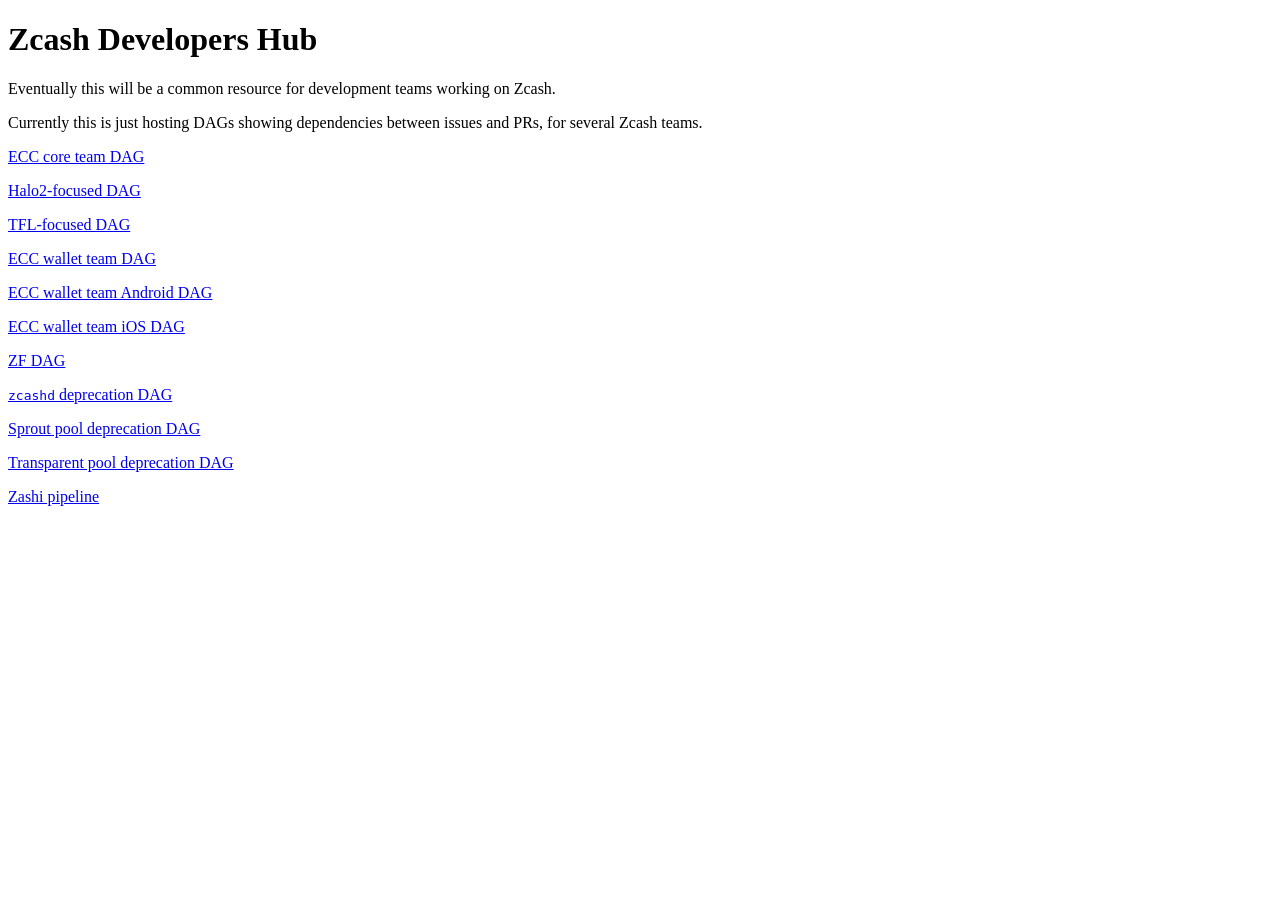
<file: index.html>
<!DOCTYPE html>
<html>
    <head>
        <title>Zcash Developers Hub</title>
    </head>
    <body>
        <h1>Zcash Developers Hub</h1>
        <p>Eventually this will be a common resource for development teams working on Zcash.</p>
        <p>Currently this is just hosting DAGs showing dependencies between issues and PRs, for several Zcash teams.</p>
        <p><a href="zcash-core-dag">ECC core team DAG</a></p>
        <p><a href="zcash-halo2-dag">Halo2-focused DAG</a></p>
        <p><a href="zcash-tfl-dag">TFL-focused DAG</a></p>
        <p><a href="zcash-wallet-dag">ECC wallet team DAG</a></p>
        <p><a href="zcash-wallet-android-dag">ECC wallet team Android DAG</a></p>
        <p><a href="zcash-wallet-ios-dag">ECC wallet team iOS DAG</a></p>
        <p><a href="zcash-zf-dag">ZF DAG</a></p>
        <p><a href="zcash-zcashd-deprecation-dag"><code>zcashd</code> deprecation DAG</a></p>
        <p><a href="zcash-sprout-deprecation-dag">Sprout pool deprecation DAG</a></p>
        <p><a href="zcash-transparent-deprecation-dag">Transparent pool deprecation DAG</a></p>
        <p><a href="zashi-pipeline">Zashi pipeline</a></p>
    </body>
</html>
</file>
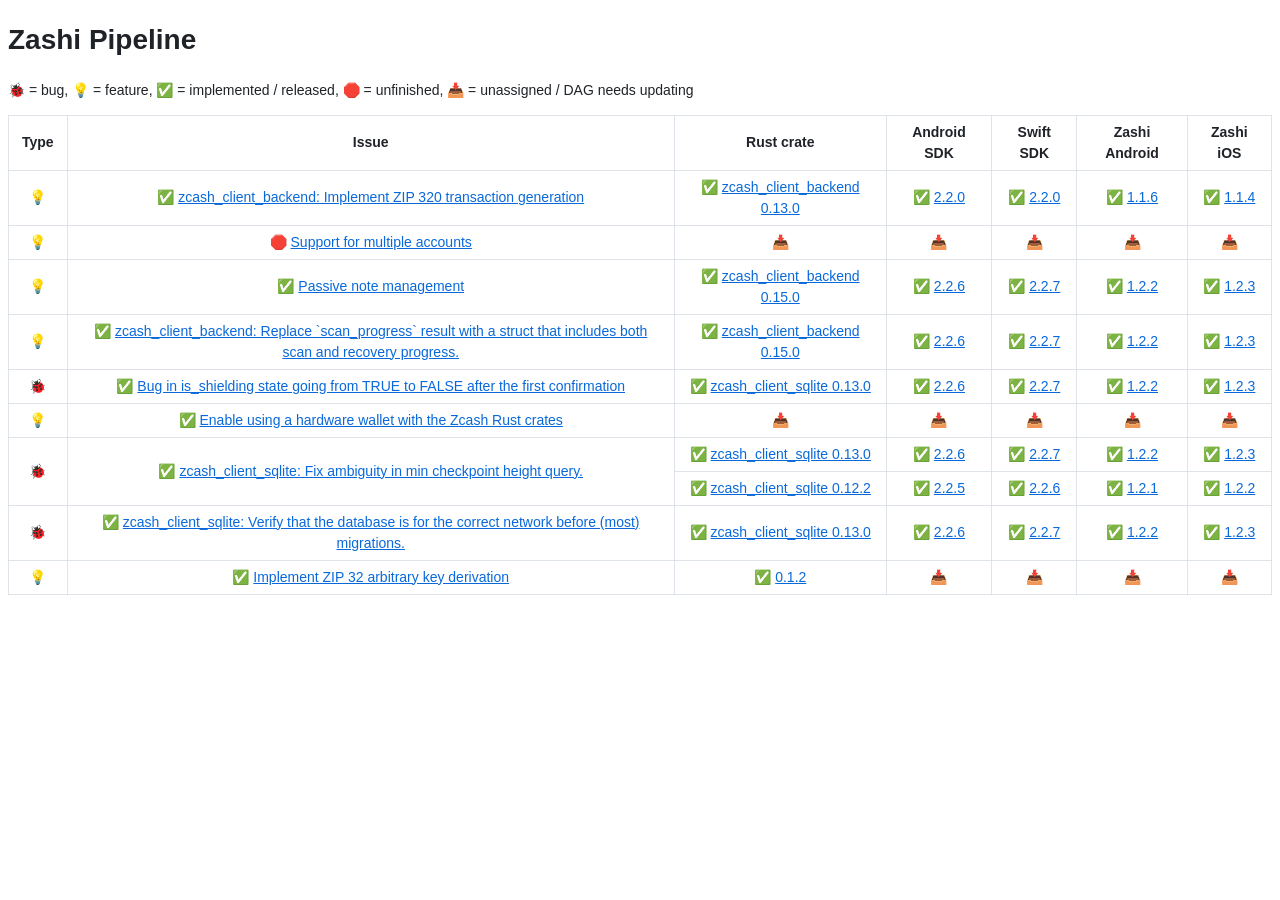
<file: zashi-pipeline.html>
<!DOCTYPE html>
<html>
  <head>
    <title>Zashi Pipeline</title>

    <style>
      body {
        color: #1f2328;
        font-family: -apple-system,BlinkMacSystemFont,"Segoe UI","Noto Sans",Helvetica,Arial,sans-serif,"Apple Color Emoji","Segoe UI Emoji";
        font-size: 14px;
        line-height: 1.5;
        word-wrap: break-word;
      }
      a {
        color: #0969da;
      }
      table {
        border-collapse: collapse;
        width: 100%;
        width: max-content;
        max-width: 100%;
        overflow: auto;
      }
      table tr {
        border-top: 1px solid #d1d9e0b3;
      }
      table th, table td {
        border: 1px solid #d1d9e0b3;
        padding: 6px 13px;
        text-align: center;
      }

      @media (prefers-color-scheme: dark) {
        body {
          background-color: #121212;
          color: #f0f6fc;
        }
        a {
          color: #4493f8;
        }
        table tr {
            border-top: 1px solid #3d444db3;
        }
        table th, table td {
            border: 1px solid #3d444db3;
        }
      }
    </style>
  </head>
  <body>
    <h1>Zashi Pipeline</h1>
    <p>🐞 = bug, 💡 = feature, ✅ = implemented / released, 🛑 = unfinished, 📥 = unassigned / DAG needs updating</p>
    <table>
      <thead>
        <tr>
          <th>Type</th>
          <th>Issue</th>
          <th>Rust crate</th>
          <th>Android SDK</th>
          <th>Swift SDK</th>
          <th>Zashi Android</th>
          <th>Zashi iOS</th>
        </tr>
      </thead>
      <tbody>
<tr><td>💡</td><td>✅ <a href="https://github.com/zcash/librustzcash/issues/1167">zcash_client_backend: Implement ZIP 320 transaction generation</a></td><td>✅ <a href="https://github.com/zcash/librustzcash/issues/1338">zcash_client_backend 0.13.0</a></td><td>✅ <a href="https://github.com/Electric-Coin-Company/zcash-android-wallet-sdk/issues/1394">2.2.0</a></td><td>✅ <a href="https://github.com/Electric-Coin-Company/zcash-swift-wallet-sdk/issues/1479">2.2.0</a></td><td>✅ <a href="https://github.com/Electric-Coin-Company/zashi-android/issues/1557">1.1.6</a></td><td>✅ <a href="https://github.com/Electric-Coin-Company/zashi-ios/issues/1333">1.1.4</a></td></tr><tr><td>💡</td><td>🛑 <a href="https://github.com/zcash/librustzcash/issues/1335">Support for multiple accounts</a></td><td>📥</td><td>📥</td><td>📥</td><td>📥</td><td>📥</td></tr><tr><td>💡</td><td>✅ <a href="https://github.com/zcash/librustzcash/issues/1355">Passive note management</a></td><td>✅ <a href="https://github.com/zcash/librustzcash/issues/1588">zcash_client_backend 0.15.0</a></td><td>✅ <a href="https://github.com/Electric-Coin-Company/zcash-android-wallet-sdk/issues/1557">2.2.6</a></td><td>✅ <a href="https://github.com/Electric-Coin-Company/zcash-swift-wallet-sdk/issues/1503">2.2.7</a></td><td>✅ <a href="https://github.com/Electric-Coin-Company/zashi-android/issues/1666">1.2.2</a></td><td>✅ <a href="https://github.com/Electric-Coin-Company/zashi-ios/issues/1397">1.2.3</a></td></tr><tr><td>💡</td><td>✅ <a href="https://github.com/zcash/librustzcash/issues/1559">zcash_client_backend: Replace `scan_progress` result with a struct that includes both scan and recovery progress.</a></td><td>✅ <a href="https://github.com/zcash/librustzcash/issues/1588">zcash_client_backend 0.15.0</a></td><td>✅ <a href="https://github.com/Electric-Coin-Company/zcash-android-wallet-sdk/issues/1557">2.2.6</a></td><td>✅ <a href="https://github.com/Electric-Coin-Company/zcash-swift-wallet-sdk/issues/1503">2.2.7</a></td><td>✅ <a href="https://github.com/Electric-Coin-Company/zashi-android/issues/1666">1.2.2</a></td><td>✅ <a href="https://github.com/Electric-Coin-Company/zashi-ios/issues/1397">1.2.3</a></td></tr><tr><td>🐞</td><td>✅ <a href="https://github.com/zcash/librustzcash/issues/1571">Bug in is_shielding state going from TRUE to FALSE after the first confirmation</a></td><td>✅ <a href="https://github.com/zcash/librustzcash/issues/1587">zcash_client_sqlite 0.13.0</a></td><td>✅ <a href="https://github.com/Electric-Coin-Company/zcash-android-wallet-sdk/issues/1557">2.2.6</a></td><td>✅ <a href="https://github.com/Electric-Coin-Company/zcash-swift-wallet-sdk/issues/1503">2.2.7</a></td><td>✅ <a href="https://github.com/Electric-Coin-Company/zashi-android/issues/1666">1.2.2</a></td><td>✅ <a href="https://github.com/Electric-Coin-Company/zashi-ios/issues/1397">1.2.3</a></td></tr><tr><td>💡</td><td>✅ <a href="https://github.com/zcash/librustzcash/issues/1612">Enable using a hardware wallet with the Zcash Rust crates</a></td><td>📥</td><td>📥</td><td>📥</td><td>📥</td><td>📥</td></tr><tr><td rowspan="2">🐞</td><td rowspan="2">✅ <a href="https://github.com/zcash/librustzcash/pull/1583">zcash_client_sqlite: Fix ambiguity in min checkpoint height query.</a></td><td>✅ <a href="https://github.com/zcash/librustzcash/issues/1587">zcash_client_sqlite 0.13.0</a></td><td>✅ <a href="https://github.com/Electric-Coin-Company/zcash-android-wallet-sdk/issues/1557">2.2.6</a></td><td>✅ <a href="https://github.com/Electric-Coin-Company/zcash-swift-wallet-sdk/issues/1503">2.2.7</a></td><td>✅ <a href="https://github.com/Electric-Coin-Company/zashi-android/issues/1666">1.2.2</a></td><td>✅ <a href="https://github.com/Electric-Coin-Company/zashi-ios/issues/1397">1.2.3</a></td></tr><tr><td>✅ <a href="https://github.com/zcash/librustzcash/issues/1601">zcash_client_sqlite 0.12.2</a></td><td>✅ <a href="https://github.com/Electric-Coin-Company/zcash-android-wallet-sdk/issues/1614">2.2.5</a></td><td>✅ <a href="https://github.com/Electric-Coin-Company/zcash-swift-wallet-sdk/issues/1502">2.2.6</a></td><td>✅ <a href="https://github.com/Electric-Coin-Company/zashi-android/issues/1646">1.2.1</a></td><td>✅ <a href="https://github.com/Electric-Coin-Company/zashi-ios/issues/1394">1.2.2</a></td></tr><tr><td>🐞</td><td>✅ <a href="https://github.com/zcash/librustzcash/pull/1596">zcash_client_sqlite: Verify that the database is for the correct network before (most) migrations.</a></td><td>✅ <a href="https://github.com/zcash/librustzcash/issues/1587">zcash_client_sqlite 0.13.0</a></td><td>✅ <a href="https://github.com/Electric-Coin-Company/zcash-android-wallet-sdk/issues/1557">2.2.6</a></td><td>✅ <a href="https://github.com/Electric-Coin-Company/zcash-swift-wallet-sdk/issues/1503">2.2.7</a></td><td>✅ <a href="https://github.com/Electric-Coin-Company/zashi-android/issues/1666">1.2.2</a></td><td>✅ <a href="https://github.com/Electric-Coin-Company/zashi-ios/issues/1397">1.2.3</a></td></tr><tr><td>💡</td><td>✅ <a href="https://github.com/zcash/zip32/issues/20">Implement ZIP 32 arbitrary key derivation</a></td><td>✅ <a href="https://github.com/zcash/zip32/issues/21">0.1.2</a></td><td>📥</td><td>📥</td><td>📥</td><td>📥</td></tr>
      </tbody>
    </table>
  </body>
</html>
</file>
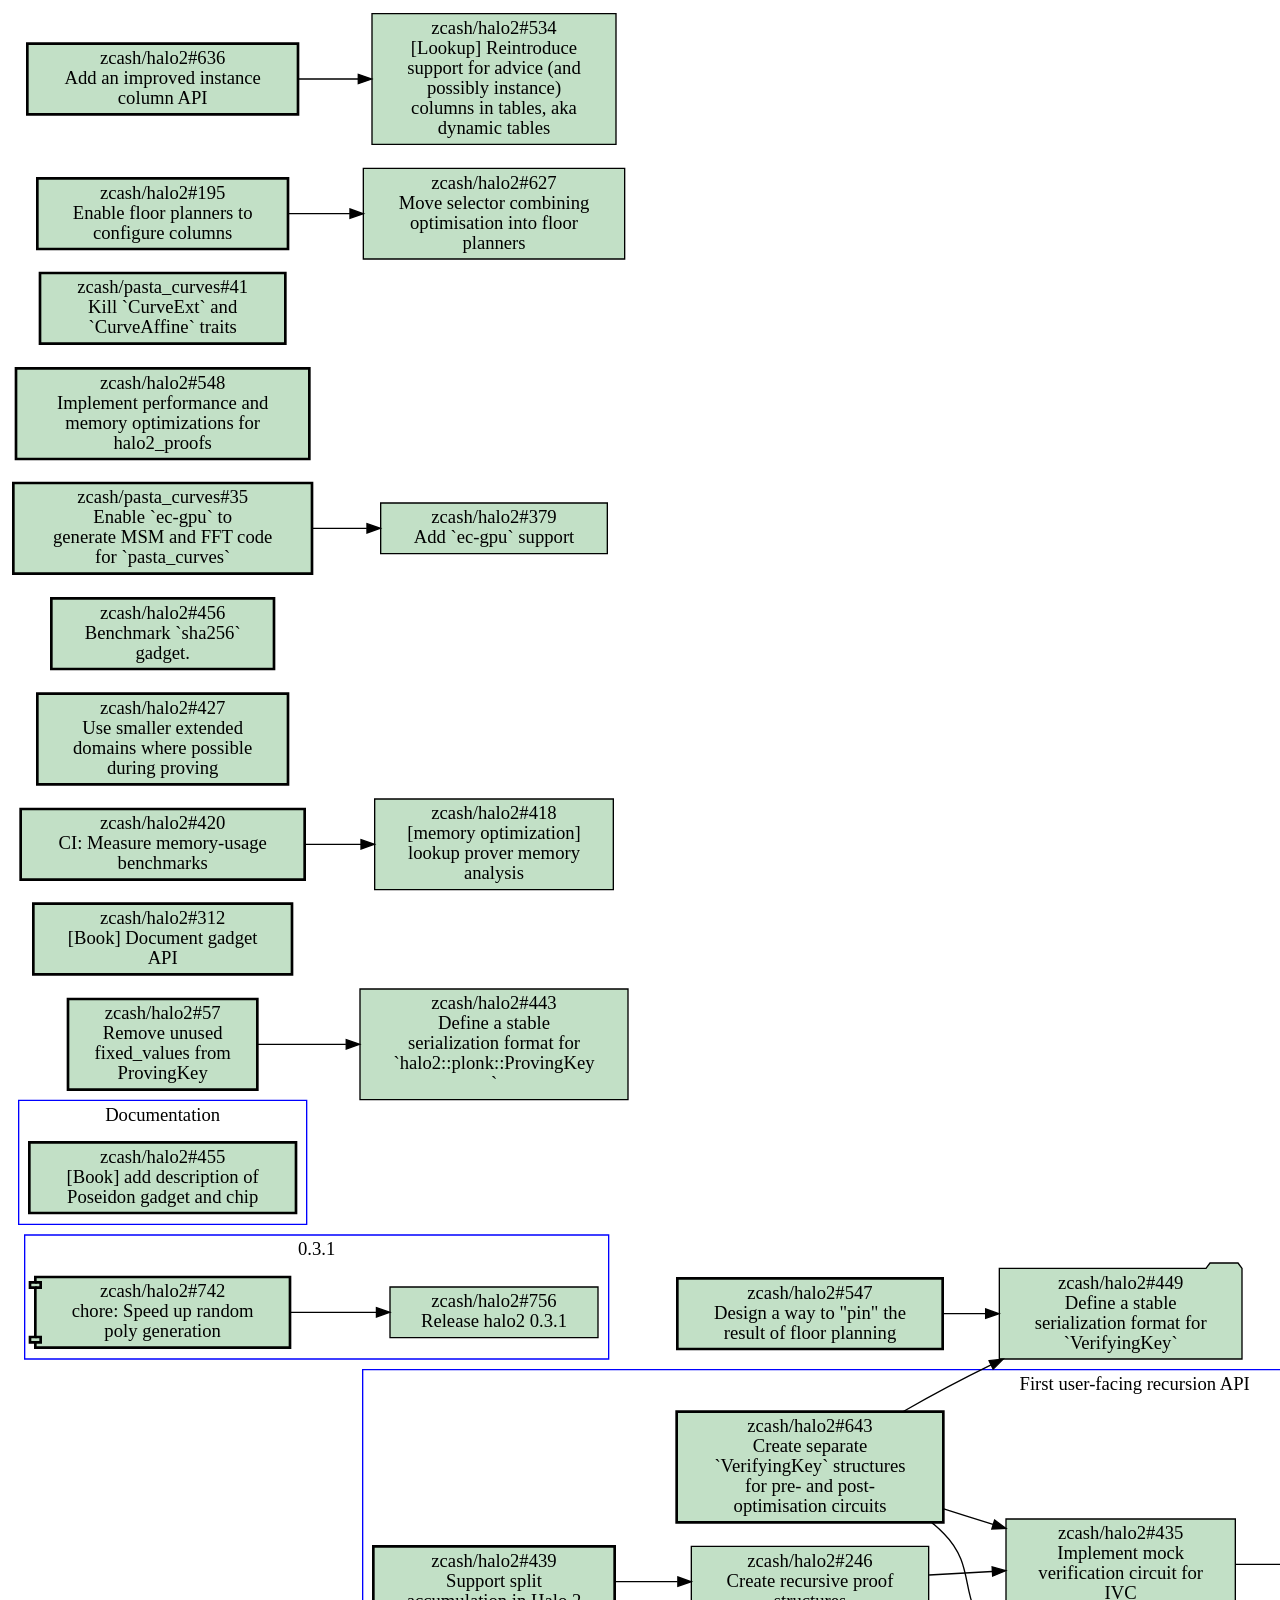
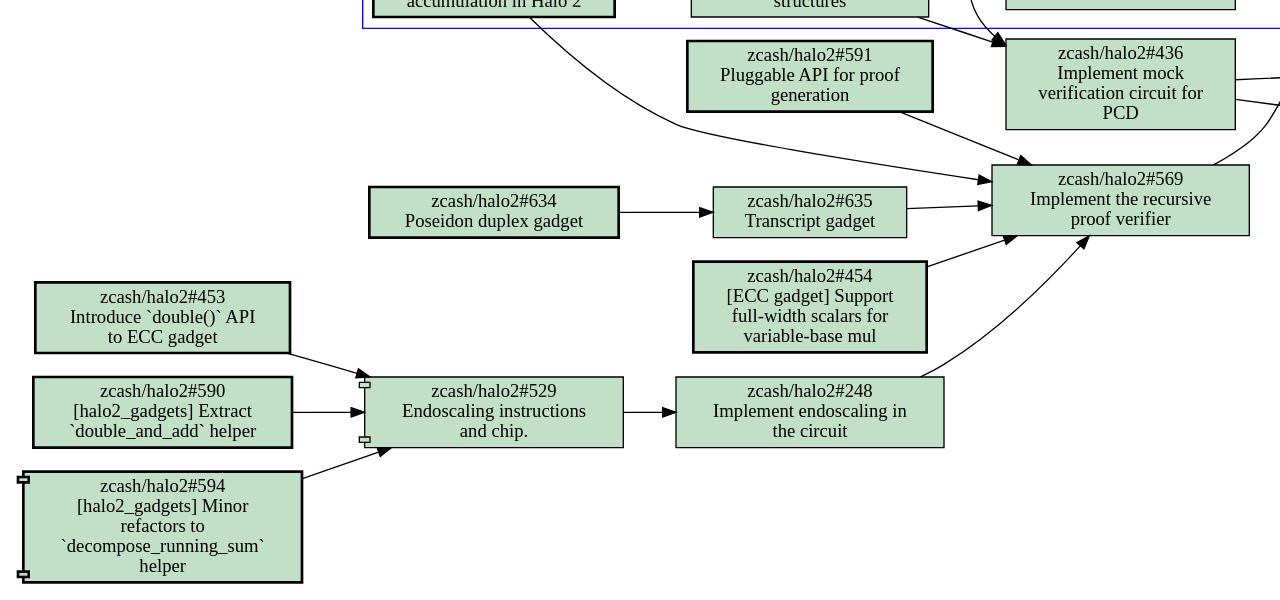
<file: zcash-halo2-dag.html>
<!DOCTYPE html>
<html>
  <head>
    <title>Zcash halo2 DAG</title>

    <!-- Pan/zoom SVGs -->
    <script src="https://bumbu.me/svg-pan-zoom/dist/svg-pan-zoom.min.js"></script>

    <link rel="stylesheet" href="zcash-dag.css">
    <style>
      @media (prefers-color-scheme: dark) {
        body {
          /* Material dark theme surface colour */
          background-color: #121212;
        }
      }
    </style>
  </head>
  <body>
    <div id="dag"><svg width="1890pt" height="1635pt"
 viewBox="0.00 0.00 1890.00 1634.50" xmlns="http://www.w3.org/2000/svg" xmlns:xlink="http://www.w3.org/1999/xlink">
<g id="graph0" class="graph" transform="scale(1 1) rotate(0) translate(4 1630.5)">
<polygon fill="white" stroke="transparent" points="-4,4 -4,-1630.5 1886,-1630.5 1886,4 -4,4"/>
<g id="clust1" class="cluster">
<title>cluster_2</title>
<polygon fill="none" stroke="blue" points="8.5,-617.5 8.5,-710.5 446.5,-710.5 446.5,-617.5 8.5,-617.5"/>
<text text-anchor="middle" x="227.5" y="-695.3" font-family="Times,serif" font-size="14.00">0.3.1</text>
</g>
<g id="clust2" class="cluster">
<title>cluster_0</title>
<polygon fill="none" stroke="blue" points="262,-415.5 262,-609.5 1420,-609.5 1420,-415.5 262,-415.5"/>
<text text-anchor="middle" x="841" y="-594.3" font-family="Times,serif" font-size="14.00">First user&#45;facing recursion API</text>
</g>
<g id="clust3" class="cluster">
<title>cluster_1</title>
<polygon fill="none" stroke="blue" points="4,-718.5 4,-811.5 220,-811.5 220,-718.5 4,-718.5"/>
<text text-anchor="middle" x="112" y="-796.3" font-family="Times,serif" font-size="14.00">Documentation</text>
</g>
<!-- zcash/halo2#742 -->
<g id="node1" class="node open">
<title>zcash/halo2#742</title>
<g id="a_node1"><a xlink:href="https://github.com/zcash/halo2/pull/742" xlink:title="zcash/halo2#742&#10;chore: Speed up random&#10;poly generation" target="_blank">
<polygon fill="#c2e0c6" stroke="black" stroke-width="2" points="207.5,-679 16.5,-679 16.5,-675 12.5,-675 12.5,-671 16.5,-671 16.5,-634 12.5,-634 12.5,-630 16.5,-630 16.5,-626 207.5,-626 207.5,-679"/>
<polyline fill="none" stroke="black" stroke-width="2" points="16.5,-675 20.5,-675 20.5,-671 16.5,-671 "/>
<polyline fill="none" stroke="black" stroke-width="2" points="16.5,-634 20.5,-634 20.5,-630 16.5,-630 "/>
<text text-anchor="middle" x="112" y="-663.8" font-family="Times,serif" font-size="14.00">zcash/halo2#742</text>
<text text-anchor="middle" x="112" y="-648.8" font-family="Times,serif" font-size="14.00">chore: Speed up random</text>
<text text-anchor="middle" x="112" y="-633.8" font-family="Times,serif" font-size="14.00">poly generation</text>
</a>
</g>
</g>
<!-- zcash/halo2#756 -->
<g id="node2" class="node open">
<title>zcash/halo2#756</title>
<g id="a_node2"><a xlink:href="https://github.com/zcash/halo2/issues/756" xlink:title="zcash/halo2#756&#10;Release halo2 0.3.1" target="_blank">
<polygon fill="#c2e0c6" stroke="black" points="438.5,-671.5 282.5,-671.5 282.5,-633.5 438.5,-633.5 438.5,-671.5"/>
<text text-anchor="middle" x="360.5" y="-656.3" font-family="Times,serif" font-size="14.00">zcash/halo2#756</text>
<text text-anchor="middle" x="360.5" y="-641.3" font-family="Times,serif" font-size="14.00">Release halo2 0.3.1</text>
</a>
</g>
</g>
<!-- zcash/halo2#742&#45;&gt;zcash/halo2#756 -->
<g id="edge1" class="edge">
<title>zcash/halo2#742&#45;&gt;zcash/halo2#756</title>
<path fill="none" stroke="black" d="M207.6,-652.5C228.83,-652.5 251.27,-652.5 272.19,-652.5"/>
<polygon fill="black" stroke="black" points="272.33,-656 282.33,-652.5 272.33,-649 272.33,-656"/>
</g>
<!-- zcash/halo2#247 -->
<g id="node3" class="node open">
<title>zcash/halo2#247</title>
<g id="a_node3"><a xlink:href="https://github.com/zcash/halo2/issues/247" xlink:title="zcash/halo2#247&#10;Implement underlying&#10;scaffolding for creating&#10;the IVC proof cycle" target="_blank">
<polygon fill="#c2e0c6" stroke="black" points="1157,-497.5 975,-497.5 975,-429.5 1157,-429.5 1157,-497.5"/>
<text text-anchor="middle" x="1066" y="-482.3" font-family="Times,serif" font-size="14.00">zcash/halo2#247</text>
<text text-anchor="middle" x="1066" y="-467.3" font-family="Times,serif" font-size="14.00">Implement underlying</text>
<text text-anchor="middle" x="1066" y="-452.3" font-family="Times,serif" font-size="14.00">scaffolding for creating</text>
<text text-anchor="middle" x="1066" y="-437.3" font-family="Times,serif" font-size="14.00">the IVC proof cycle</text>
</a>
</g>
</g>
<!-- zcash/halo2#251 -->
<g id="node4" class="node open">
<title>zcash/halo2#251</title>
<g id="a_node4"><a xlink:href="https://github.com/zcash/halo2/issues/251" xlink:title="zcash/halo2#251&#10;Implement user&#45;facing API&#10;for recursive proving of&#10;IVC" target="_blank">
<polygon fill="#c2e0c6" stroke="black" points="1412,-497.5 1409,-501.5 1388,-501.5 1385,-497.5 1205,-497.5 1205,-429.5 1412,-429.5 1412,-497.5"/>
<text text-anchor="middle" x="1308.5" y="-482.3" font-family="Times,serif" font-size="14.00">zcash/halo2#251</text>
<text text-anchor="middle" x="1308.5" y="-467.3" font-family="Times,serif" font-size="14.00">Implement user&#45;facing API</text>
<text text-anchor="middle" x="1308.5" y="-452.3" font-family="Times,serif" font-size="14.00">for recursive proving of</text>
<text text-anchor="middle" x="1308.5" y="-437.3" font-family="Times,serif" font-size="14.00">IVC</text>
</a>
</g>
</g>
<!-- zcash/halo2#247&#45;&gt;zcash/halo2#251 -->
<g id="edge2" class="edge">
<title>zcash/halo2#247&#45;&gt;zcash/halo2#251</title>
<path fill="none" stroke="black" d="M1157.2,-463.5C1169.4,-463.5 1182.1,-463.5 1194.6,-463.5"/>
<polygon fill="black" stroke="black" points="1194.6,-467 1204.6,-463.5 1194.6,-460 1194.6,-467"/>
</g>
<!-- zcash/halo2#250 -->
<g id="node10" class="node open">
<title>zcash/halo2#250</title>
<g id="a_node10"><a xlink:href="https://github.com/zcash/halo2/issues/250" xlink:title="zcash/halo2#250&#10;Implement the logic for&#10;the IVC verifier circuit" target="_blank">
<polygon fill="#c2e0c6" stroke="black" points="1401,-757 1216,-757 1216,-704 1401,-704 1401,-757"/>
<text text-anchor="middle" x="1308.5" y="-741.8" font-family="Times,serif" font-size="14.00">zcash/halo2#250</text>
<text text-anchor="middle" x="1308.5" y="-726.8" font-family="Times,serif" font-size="14.00">Implement the logic for</text>
<text text-anchor="middle" x="1308.5" y="-711.8" font-family="Times,serif" font-size="14.00">the IVC verifier circuit</text>
</a>
</g>
</g>
<!-- zcash/halo2#247&#45;&gt;zcash/halo2#250 -->
<g id="edge7" class="edge">
<title>zcash/halo2#247&#45;&gt;zcash/halo2#250</title>
<path fill="none" stroke="black" d="M1092.1,-497.77C1113.8,-528.16 1145.3,-574.16 1169,-616.5 1187.6,-649.82 1176.8,-668.81 1205,-694.5 1206.3,-695.68 1207.6,-696.82 1209,-697.92"/>
<polygon fill="black" stroke="black" points="1207.04,-700.82 1217.2,-703.84 1211.14,-695.15 1207.04,-700.82"/>
</g>
<!-- zcash/halo2#75 -->
<g id="node11" class="node open">
<title>zcash/halo2#75</title>
<g id="a_node11"><a xlink:href="https://github.com/zcash/halo2/issues/75" xlink:title="zcash/halo2#75&#10;Implement support for&#10;recursion" target="_blank">
<polygon fill="#c2e0c6" stroke="black" points="1642.5,-642 1639.5,-646 1618.5,-646 1615.5,-642 1463.5,-642 1463.5,-589 1642.5,-589 1642.5,-642"/>
<text text-anchor="middle" x="1553" y="-626.8" font-family="Times,serif" font-size="14.00">zcash/halo2#75</text>
<text text-anchor="middle" x="1553" y="-611.8" font-family="Times,serif" font-size="14.00">Implement support for</text>
<text text-anchor="middle" x="1553" y="-596.8" font-family="Times,serif" font-size="14.00">recursion</text>
</a>
</g>
</g>
<!-- zcash/halo2#251&#45;&gt;zcash/halo2#75 -->
<g id="edge8" class="edge">
<title>zcash/halo2#251&#45;&gt;zcash/halo2#75</title>
<path fill="none" stroke="black" d="M1363.9,-497.61C1404.9,-523.3 1460.7,-558.27 1500.9,-583.44"/>
<polygon fill="black" stroke="black" points="1499.08,-586.43 1509.4,-588.82 1502.82,-580.51 1499.08,-586.43"/>
</g>
<!-- zcash/halo2#437 -->
<g id="node12" class="node open">
<title>zcash/halo2#437</title>
<g id="a_node12"><a xlink:href="https://github.com/zcash/halo2/issues/437" xlink:title="zcash/halo2#437&#10;Amend user&#45;facing API to&#10;work for both IVC and PCD" target="_blank">
<polygon fill="#c2e0c6" stroke="black" points="1658,-457 1448,-457 1448,-404 1658,-404 1658,-457"/>
<text text-anchor="middle" x="1553" y="-441.8" font-family="Times,serif" font-size="14.00">zcash/halo2#437</text>
<text text-anchor="middle" x="1553" y="-426.8" font-family="Times,serif" font-size="14.00">Amend user&#45;facing API to</text>
<text text-anchor="middle" x="1553" y="-411.8" font-family="Times,serif" font-size="14.00">work for both IVC and PCD</text>
</a>
</g>
</g>
<!-- zcash/halo2#251&#45;&gt;zcash/halo2#437 -->
<g id="edge9" class="edge">
<title>zcash/halo2#251&#45;&gt;zcash/halo2#437</title>
<path fill="none" stroke="black" d="M1412.3,-449.51C1420.8,-448.36 1429.4,-447.19 1437.9,-446.03"/>
<polygon fill="black" stroke="black" points="1438.37,-449.5 1447.8,-444.67 1437.42,-442.56 1438.37,-449.5"/>
</g>
<!-- zcash/halo2#246 -->
<g id="node5" class="node open">
<title>zcash/halo2#246</title>
<g id="a_node5"><a xlink:href="https://github.com/zcash/halo2/issues/246" xlink:title="zcash/halo2#246&#10;Create recursive proof&#10;structures" target="_blank">
<polygon fill="#c2e0c6" stroke="black" points="686.5,-477 508.5,-477 508.5,-424 686.5,-424 686.5,-477"/>
<text text-anchor="middle" x="597.5" y="-461.8" font-family="Times,serif" font-size="14.00">zcash/halo2#246</text>
<text text-anchor="middle" x="597.5" y="-446.8" font-family="Times,serif" font-size="14.00">Create recursive proof</text>
<text text-anchor="middle" x="597.5" y="-431.8" font-family="Times,serif" font-size="14.00">structures</text>
</a>
</g>
</g>
<!-- zcash/halo2#435 -->
<g id="node6" class="node open">
<title>zcash/halo2#435</title>
<g id="a_node6"><a xlink:href="https://github.com/zcash/halo2/issues/435" xlink:title="zcash/halo2#435&#10;Implement mock&#10;verification circuit for&#10;IVC" target="_blank">
<polygon fill="#c2e0c6" stroke="black" points="916.5,-497.5 744.5,-497.5 744.5,-429.5 916.5,-429.5 916.5,-497.5"/>
<text text-anchor="middle" x="830.5" y="-482.3" font-family="Times,serif" font-size="14.00">zcash/halo2#435</text>
<text text-anchor="middle" x="830.5" y="-467.3" font-family="Times,serif" font-size="14.00">Implement mock</text>
<text text-anchor="middle" x="830.5" y="-452.3" font-family="Times,serif" font-size="14.00">verification circuit for</text>
<text text-anchor="middle" x="830.5" y="-437.3" font-family="Times,serif" font-size="14.00">IVC</text>
</a>
</g>
</g>
<!-- zcash/halo2#246&#45;&gt;zcash/halo2#435 -->
<g id="edge3" class="edge">
<title>zcash/halo2#246&#45;&gt;zcash/halo2#435</title>
<path fill="none" stroke="black" d="M686.82,-455.47C702.28,-456.34 718.44,-457.25 734.08,-458.13"/>
<polygon fill="black" stroke="black" points="734.1,-461.64 744.28,-458.7 734.49,-454.65 734.1,-461.64"/>
</g>
<!-- zcash/halo2#436 -->
<g id="node13" class="node open">
<title>zcash/halo2#436</title>
<g id="a_node13"><a xlink:href="https://github.com/zcash/halo2/issues/436" xlink:title="zcash/halo2#436&#10;Implement mock&#10;verification circuit for&#10;PCD" target="_blank">
<polygon fill="#c2e0c6" stroke="black" points="916.5,-407.5 744.5,-407.5 744.5,-339.5 916.5,-339.5 916.5,-407.5"/>
<text text-anchor="middle" x="830.5" y="-392.3" font-family="Times,serif" font-size="14.00">zcash/halo2#436</text>
<text text-anchor="middle" x="830.5" y="-377.3" font-family="Times,serif" font-size="14.00">Implement mock</text>
<text text-anchor="middle" x="830.5" y="-362.3" font-family="Times,serif" font-size="14.00">verification circuit for</text>
<text text-anchor="middle" x="830.5" y="-347.3" font-family="Times,serif" font-size="14.00">PCD</text>
</a>
</g>
</g>
<!-- zcash/halo2#246&#45;&gt;zcash/halo2#436 -->
<g id="edge10" class="edge">
<title>zcash/halo2#246&#45;&gt;zcash/halo2#436</title>
<path fill="none" stroke="black" d="M678.32,-423.89C696.42,-417.86 715.82,-411.39 734.48,-405.17"/>
<polygon fill="black" stroke="black" points="735.78,-408.43 744.16,-401.95 733.57,-401.79 735.78,-408.43"/>
</g>
<!-- zcash/halo2#435&#45;&gt;zcash/halo2#247 -->
<g id="edge4" class="edge">
<title>zcash/halo2#435&#45;&gt;zcash/halo2#247</title>
<path fill="none" stroke="black" d="M916.79,-463.5C932.29,-463.5 948.58,-463.5 964.47,-463.5"/>
<polygon fill="black" stroke="black" points="964.84,-467 974.84,-463.5 964.84,-460 964.84,-467"/>
</g>
<!-- zcash/halo2#439 -->
<g id="node7" class="node open">
<title>zcash/halo2#439</title>
<g id="a_node7"><a xlink:href="https://github.com/zcash/halo2/issues/439" xlink:title="zcash/halo2#439&#10;Support split&#10;accumulation in Halo 2" target="_blank">
<polygon fill="#c2e0c6" stroke="black" stroke-width="2" points="451,-477 270,-477 270,-424 451,-424 451,-477"/>
<text text-anchor="middle" x="360.5" y="-461.8" font-family="Times,serif" font-size="14.00">zcash/halo2#439</text>
<text text-anchor="middle" x="360.5" y="-446.8" font-family="Times,serif" font-size="14.00">Support split</text>
<text text-anchor="middle" x="360.5" y="-431.8" font-family="Times,serif" font-size="14.00">accumulation in Halo 2</text>
</a>
</g>
</g>
<!-- zcash/halo2#439&#45;&gt;zcash/halo2#246 -->
<g id="edge5" class="edge">
<title>zcash/halo2#439&#45;&gt;zcash/halo2#246</title>
<path fill="none" stroke="black" d="M451.01,-450.5C466.44,-450.5 482.55,-450.5 498.2,-450.5"/>
<polygon fill="black" stroke="black" points="498.4,-454 508.4,-450.5 498.4,-447 498.4,-454"/>
</g>
<!-- zcash/halo2#569 -->
<g id="node14" class="node open">
<title>zcash/halo2#569</title>
<g id="a_node14"><a xlink:href="https://github.com/zcash/halo2/issues/569" xlink:title="zcash/halo2#569&#10;Implement the recursive&#10;proof verifier" target="_blank">
<polygon fill="#c2e0c6" stroke="black" points="927,-313 734,-313 734,-260 927,-260 927,-313"/>
<text text-anchor="middle" x="830.5" y="-297.8" font-family="Times,serif" font-size="14.00">zcash/halo2#569</text>
<text text-anchor="middle" x="830.5" y="-282.8" font-family="Times,serif" font-size="14.00">Implement the recursive</text>
<text text-anchor="middle" x="830.5" y="-267.8" font-family="Times,serif" font-size="14.00">proof verifier</text>
</a>
</g>
</g>
<!-- zcash/halo2#439&#45;&gt;zcash/halo2#569 -->
<g id="edge11" class="edge">
<title>zcash/halo2#439&#45;&gt;zcash/halo2#569</title>
<path fill="none" stroke="black" d="M386.85,-423.94C412.26,-399.01 453.74,-362.77 497,-343.5 517.66,-334.3 634.43,-315.45 723.82,-301.95"/>
<polygon fill="black" stroke="black" points="724.38,-305.4 733.75,-300.45 723.34,-298.48 724.38,-305.4"/>
</g>
<!-- zcash/halo2#643 -->
<g id="node8" class="node open">
<title>zcash/halo2#643</title>
<g id="a_node8"><a xlink:href="https://github.com/zcash/halo2/issues/643" xlink:title="zcash/halo2#643&#10;Create separate&#10;`VerifyingKey` structures&#10;for pre&#45; and post&#45;&#10;optimisation circuits" target="_blank">
<polygon fill="#c2e0c6" stroke="black" stroke-width="2" points="697.5,-578 497.5,-578 497.5,-495 697.5,-495 697.5,-578"/>
<text text-anchor="middle" x="597.5" y="-562.8" font-family="Times,serif" font-size="14.00">zcash/halo2#643</text>
<text text-anchor="middle" x="597.5" y="-547.8" font-family="Times,serif" font-size="14.00">Create separate</text>
<text text-anchor="middle" x="597.5" y="-532.8" font-family="Times,serif" font-size="14.00">`VerifyingKey` structures</text>
<text text-anchor="middle" x="597.5" y="-517.8" font-family="Times,serif" font-size="14.00">for pre&#45; and post&#45;</text>
<text text-anchor="middle" x="597.5" y="-502.8" font-family="Times,serif" font-size="14.00">optimisation circuits</text>
</a>
</g>
</g>
<!-- zcash/halo2#643&#45;&gt;zcash/halo2#435 -->
<g id="edge6" class="edge">
<title>zcash/halo2#643&#45;&gt;zcash/halo2#435</title>
<path fill="none" stroke="black" d="M697.81,-505.12C710.06,-501.25 722.56,-497.29 734.75,-493.44"/>
<polygon fill="black" stroke="black" points="735.96,-496.73 744.44,-490.38 733.85,-490.05 735.96,-496.73"/>
</g>
<!-- zcash/halo2#643&#45;&gt;zcash/halo2#436 -->
<g id="edge12" class="edge">
<title>zcash/halo2#643&#45;&gt;zcash/halo2#436</title>
<path fill="none" stroke="black" d="M688.91,-494.78C692.11,-492.15 695.16,-489.4 698,-486.5 723.91,-460.12 706.97,-436.73 734,-411.5 734.68,-410.86 735.38,-410.23 736.09,-409.61"/>
<polygon fill="black" stroke="black" points="738.36,-412.28 744.07,-403.36 734.04,-406.77 738.36,-412.28"/>
</g>
<!-- zcash/halo2#449 -->
<g id="node15" class="node open">
<title>zcash/halo2#449</title>
<g id="a_node15"><a xlink:href="https://github.com/zcash/halo2/issues/449" xlink:title="zcash/halo2#449&#10;Define a stable&#10;serialization format for&#10;`VerifyingKey`" target="_blank">
<polygon fill="#c2e0c6" stroke="black" points="921.5,-685.5 918.5,-689.5 897.5,-689.5 894.5,-685.5 739.5,-685.5 739.5,-617.5 921.5,-617.5 921.5,-685.5"/>
<text text-anchor="middle" x="830.5" y="-670.3" font-family="Times,serif" font-size="14.00">zcash/halo2#449</text>
<text text-anchor="middle" x="830.5" y="-655.3" font-family="Times,serif" font-size="14.00">Define a stable</text>
<text text-anchor="middle" x="830.5" y="-640.3" font-family="Times,serif" font-size="14.00">serialization format for</text>
<text text-anchor="middle" x="830.5" y="-625.3" font-family="Times,serif" font-size="14.00">`VerifyingKey`</text>
</a>
</g>
</g>
<!-- zcash/halo2#643&#45;&gt;zcash/halo2#449 -->
<g id="edge13" class="edge">
<title>zcash/halo2#643&#45;&gt;zcash/halo2#449</title>
<path fill="none" stroke="black" d="M667.5,-578.14C686.39,-588.95 707.2,-600.32 733.3,-613.05"/>
<polygon fill="black" stroke="black" points="731.83,-616.23 742.36,-617.41 734.87,-609.92 731.83,-616.23"/>
</g>
<!-- zcash/halo2#455 -->
<g id="node9" class="node open">
<title>zcash/halo2#455</title>
<g id="a_node9"><a xlink:href="https://github.com/zcash/halo2/issues/455" xlink:title="zcash/halo2#455&#10;[Book] add description of&#10;Poseidon gadget and chip" target="_blank">
<polygon fill="#c2e0c6" stroke="black" stroke-width="2" points="212,-780 12,-780 12,-727 212,-727 212,-780"/>
<text text-anchor="middle" x="112" y="-764.8" font-family="Times,serif" font-size="14.00">zcash/halo2#455</text>
<text text-anchor="middle" x="112" y="-749.8" font-family="Times,serif" font-size="14.00">[Book] add description of</text>
<text text-anchor="middle" x="112" y="-734.8" font-family="Times,serif" font-size="14.00">Poseidon gadget and chip</text>
</a>
</g>
</g>
<!-- zcash/halo2#250&#45;&gt;zcash/halo2#75 -->
<g id="edge14" class="edge">
<title>zcash/halo2#250&#45;&gt;zcash/halo2#75</title>
<path fill="none" stroke="black" d="M1397.4,-703.89C1405.1,-700.94 1412.7,-697.8 1420,-694.5 1449,-681.3 1479.7,-663.23 1504.1,-647.71"/>
<polygon fill="black" stroke="black" points="1506.28,-650.47 1512.8,-642.12 1502.49,-644.58 1506.28,-650.47"/>
</g>
<!-- zcash/halo2#494 -->
<g id="node16" class="node open">
<title>zcash/halo2#494</title>
<g id="a_node16"><a xlink:href="https://github.com/zcash/halo2/issues/494" xlink:title="zcash/halo2#494&#10;Consider adding an API&#10;that enables application&#10;circuits to be built&#10;across both fields" target="_blank">
<polygon fill="#c2e0c6" stroke="black" points="1882,-657 1694,-657 1694,-574 1882,-574 1882,-657"/>
<text text-anchor="middle" x="1788" y="-641.8" font-family="Times,serif" font-size="14.00">zcash/halo2#494</text>
<text text-anchor="middle" x="1788" y="-626.8" font-family="Times,serif" font-size="14.00">Consider adding an API</text>
<text text-anchor="middle" x="1788" y="-611.8" font-family="Times,serif" font-size="14.00">that enables application</text>
<text text-anchor="middle" x="1788" y="-596.8" font-family="Times,serif" font-size="14.00">circuits to be built</text>
<text text-anchor="middle" x="1788" y="-581.8" font-family="Times,serif" font-size="14.00">across both fields</text>
</a>
</g>
</g>
<!-- zcash/halo2#75&#45;&gt;zcash/halo2#494 -->
<g id="edge15" class="edge">
<title>zcash/halo2#75&#45;&gt;zcash/halo2#494</title>
<path fill="none" stroke="black" d="M1642.8,-615.5C1656.1,-615.5 1669.9,-615.5 1683.5,-615.5"/>
<polygon fill="black" stroke="black" points="1683.8,-619 1693.8,-615.5 1683.8,-612 1683.8,-619"/>
</g>
<!-- zcash/halo2#436&#45;&gt;zcash/halo2#437 -->
<g id="edge16" class="edge">
<title>zcash/halo2#436&#45;&gt;zcash/halo2#437</title>
<path fill="none" stroke="black" d="M916.95,-376.91C1031.6,-381.97 1241.5,-392.92 1420,-411.5 1425.8,-412.11 1431.8,-412.78 1437.8,-413.5"/>
<polygon fill="black" stroke="black" points="1437.65,-417.01 1448,-414.75 1438.5,-410.06 1437.65,-417.01"/>
</g>
<!-- zcash/halo2#438 -->
<g id="node17" class="node open">
<title>zcash/halo2#438</title>
<g id="a_node17"><a xlink:href="https://github.com/zcash/halo2/issues/438" xlink:title="zcash/halo2#438&#10;Implement the logic for&#10;the PCD verifier circuit" target="_blank">
<polygon fill="#c2e0c6" stroke="black" points="1158.5,-369 973.5,-369 973.5,-316 1158.5,-316 1158.5,-369"/>
<text text-anchor="middle" x="1066" y="-353.8" font-family="Times,serif" font-size="14.00">zcash/halo2#438</text>
<text text-anchor="middle" x="1066" y="-338.8" font-family="Times,serif" font-size="14.00">Implement the logic for</text>
<text text-anchor="middle" x="1066" y="-323.8" font-family="Times,serif" font-size="14.00">the PCD verifier circuit</text>
</a>
</g>
</g>
<!-- zcash/halo2#436&#45;&gt;zcash/halo2#438 -->
<g id="edge17" class="edge">
<title>zcash/halo2#436&#45;&gt;zcash/halo2#438</title>
<path fill="none" stroke="black" d="M916.79,-362.18C931.86,-360.18 947.68,-358.08 963.15,-356.02"/>
<polygon fill="black" stroke="black" points="963.8,-359.46 973.25,-354.68 962.88,-352.53 963.8,-359.46"/>
</g>
<!-- zcash/halo2#569&#45;&gt;zcash/halo2#247 -->
<g id="edge18" class="edge">
<title>zcash/halo2#569&#45;&gt;zcash/halo2#247</title>
<path fill="none" stroke="black" d="M900.17,-313.15C909.63,-318.22 918.87,-324 927,-330.5 947.55,-346.93 944.84,-358.46 963,-377.5 978.12,-393.34 995.98,-409.21 1012.5,-422.93"/>
<polygon fill="black" stroke="black" points="1010.55,-425.85 1020.5,-429.48 1014.98,-420.44 1010.55,-425.85"/>
</g>
<!-- zcash/halo2#79 -->
<g id="node18" class="node open">
<title>zcash/halo2#79</title>
<g id="a_node18"><a xlink:href="https://github.com/zcash/halo2/issues/79" xlink:title="zcash/halo2#79&#10;Migrate Rescue and&#10;Poseidon gadgets to&#10;algebraic hash&#10;abstraction" target="_blank">
<polygon fill="#c2e0c6" stroke="black" points="1389,-944 1228,-944 1228,-861 1389,-861 1389,-944"/>
<text text-anchor="middle" x="1308.5" y="-928.8" font-family="Times,serif" font-size="14.00">zcash/halo2#79</text>
<text text-anchor="middle" x="1308.5" y="-913.8" font-family="Times,serif" font-size="14.00">Migrate Rescue and</text>
<text text-anchor="middle" x="1308.5" y="-898.8" font-family="Times,serif" font-size="14.00">Poseidon gadgets to</text>
<text text-anchor="middle" x="1308.5" y="-883.8" font-family="Times,serif" font-size="14.00">algebraic hash</text>
<text text-anchor="middle" x="1308.5" y="-868.8" font-family="Times,serif" font-size="14.00">abstraction</text>
</a>
</g>
</g>
<!-- zcash/halo2#78 -->
<g id="node19" class="node open">
<title>zcash/halo2#78</title>
<g id="a_node19"><a xlink:href="https://github.com/zcash/halo2/issues/78" xlink:title="zcash/halo2#78&#10;Implement algebraic hash&#10;/ random oracle&#10;abstraction gadget" target="_blank">
<polygon fill="#c2e0c6" stroke="black" stroke-width="2" points="1167.5,-936.5 964.5,-936.5 964.5,-868.5 1167.5,-868.5 1167.5,-936.5"/>
<text text-anchor="middle" x="1066" y="-921.3" font-family="Times,serif" font-size="14.00">zcash/halo2#78</text>
<text text-anchor="middle" x="1066" y="-906.3" font-family="Times,serif" font-size="14.00">Implement algebraic hash</text>
<text text-anchor="middle" x="1066" y="-891.3" font-family="Times,serif" font-size="14.00">/ random oracle</text>
<text text-anchor="middle" x="1066" y="-876.3" font-family="Times,serif" font-size="14.00">abstraction gadget</text>
</a>
</g>
</g>
<!-- zcash/halo2#78&#45;&gt;zcash/halo2#250 -->
<g id="edge19" class="edge">
<title>zcash/halo2#78&#45;&gt;zcash/halo2#250</title>
<path fill="none" stroke="black" d="M1153.8,-868.46C1159.1,-865.62 1164.2,-862.63 1169,-859.5 1210.4,-832.74 1250.8,-793.08 1277.2,-764.81"/>
<polygon fill="black" stroke="black" points="1280.03,-766.9 1284.2,-757.16 1274.87,-762.17 1280.03,-766.9"/>
</g>
<!-- zcash/halo2#78&#45;&gt;zcash/halo2#79 -->
<g id="edge20" class="edge">
<title>zcash/halo2#78&#45;&gt;zcash/halo2#79</title>
<path fill="none" stroke="black" d="M1167.6,-902.5C1184.2,-902.5 1201.4,-902.5 1217.7,-902.5"/>
<polygon fill="black" stroke="black" points="1217.8,-906 1227.8,-902.5 1217.8,-899 1217.8,-906"/>
</g>
<!-- zcash/halo2#57 -->
<g id="node20" class="node open">
<title>zcash/halo2#57</title>
<g id="a_node20"><a xlink:href="https://github.com/zcash/halo2/issues/57" xlink:title="zcash/halo2#57&#10;Remove unused&#10;fixed_values from&#10;ProvingKey" target="_blank">
<polygon fill="#c2e0c6" stroke="black" stroke-width="2" points="183,-887.5 41,-887.5 41,-819.5 183,-819.5 183,-887.5"/>
<text text-anchor="middle" x="112" y="-872.3" font-family="Times,serif" font-size="14.00">zcash/halo2#57</text>
<text text-anchor="middle" x="112" y="-857.3" font-family="Times,serif" font-size="14.00">Remove unused</text>
<text text-anchor="middle" x="112" y="-842.3" font-family="Times,serif" font-size="14.00">fixed_values from</text>
<text text-anchor="middle" x="112" y="-827.3" font-family="Times,serif" font-size="14.00">ProvingKey</text>
</a>
</g>
</g>
<!-- zcash/halo2#443 -->
<g id="node21" class="node open">
<title>zcash/halo2#443</title>
<g id="a_node21"><a xlink:href="https://github.com/zcash/halo2/issues/443" xlink:title="zcash/halo2#443&#10;Define a stable&#10;serialization format for &#10;`halo2::plonk::ProvingKey&#10;`" target="_blank">
<polygon fill="#c2e0c6" stroke="black" points="461,-895 260,-895 260,-812 461,-812 461,-895"/>
<text text-anchor="middle" x="360.5" y="-879.8" font-family="Times,serif" font-size="14.00">zcash/halo2#443</text>
<text text-anchor="middle" x="360.5" y="-864.8" font-family="Times,serif" font-size="14.00">Define a stable</text>
<text text-anchor="middle" x="360.5" y="-849.8" font-family="Times,serif" font-size="14.00">serialization format for </text>
<text text-anchor="middle" x="360.5" y="-834.8" font-family="Times,serif" font-size="14.00">`halo2::plonk::ProvingKey</text>
<text text-anchor="middle" x="360.5" y="-819.8" font-family="Times,serif" font-size="14.00">`</text>
</a>
</g>
</g>
<!-- zcash/halo2#57&#45;&gt;zcash/halo2#443 -->
<g id="edge21" class="edge">
<title>zcash/halo2#57&#45;&gt;zcash/halo2#443</title>
<path fill="none" stroke="black" d="M183.31,-853.5C203.92,-853.5 226.96,-853.5 249.42,-853.5"/>
<polygon fill="black" stroke="black" points="249.68,-857 259.68,-853.5 249.68,-850 249.68,-857"/>
</g>
<!-- zcash/halo2#249 -->
<g id="node22" class="node open">
<title>zcash/halo2#249</title>
<g id="a_node22"><a xlink:href="https://github.com/zcash/halo2/issues/249" xlink:title="zcash/halo2#249&#10;Implement recursion&#10;circuit logic for&#10;handling public inputs" target="_blank">
<polygon fill="#c2e0c6" stroke="black" stroke-width="2" points="1154,-764.5 978,-764.5 978,-696.5 1154,-696.5 1154,-764.5"/>
<text text-anchor="middle" x="1066" y="-749.3" font-family="Times,serif" font-size="14.00">zcash/halo2#249</text>
<text text-anchor="middle" x="1066" y="-734.3" font-family="Times,serif" font-size="14.00">Implement recursion</text>
<text text-anchor="middle" x="1066" y="-719.3" font-family="Times,serif" font-size="14.00">circuit logic for</text>
<text text-anchor="middle" x="1066" y="-704.3" font-family="Times,serif" font-size="14.00">handling public inputs</text>
</a>
</g>
</g>
<!-- zcash/halo2#249&#45;&gt;zcash/halo2#250 -->
<g id="edge22" class="edge">
<title>zcash/halo2#249&#45;&gt;zcash/halo2#250</title>
<path fill="none" stroke="black" d="M1154.2,-730.5C1170.9,-730.5 1188.6,-730.5 1205.7,-730.5"/>
<polygon fill="black" stroke="black" points="1205.8,-734 1215.8,-730.5 1205.8,-727 1205.8,-734"/>
</g>
<!-- zcash/halo2#245 -->
<g id="node23" class="node open">
<title>zcash/halo2#245</title>
<g id="a_node23"><a xlink:href="https://github.com/zcash/halo2/issues/245" xlink:title="zcash/halo2#245&#10;Remove the need to&#10;multiply by powers of x^n&#10;in verifier" target="_blank">
<polygon fill="#c2e0c6" stroke="black" stroke-width="2" points="1169,-850.5 963,-850.5 963,-782.5 1169,-782.5 1169,-850.5"/>
<text text-anchor="middle" x="1066" y="-835.3" font-family="Times,serif" font-size="14.00">zcash/halo2#245</text>
<text text-anchor="middle" x="1066" y="-820.3" font-family="Times,serif" font-size="14.00">Remove the need to</text>
<text text-anchor="middle" x="1066" y="-805.3" font-family="Times,serif" font-size="14.00">multiply by powers of x^n</text>
<text text-anchor="middle" x="1066" y="-790.3" font-family="Times,serif" font-size="14.00">in verifier</text>
</a>
</g>
</g>
<!-- zcash/halo2#245&#45;&gt;zcash/halo2#250 -->
<g id="edge23" class="edge">
<title>zcash/halo2#245&#45;&gt;zcash/halo2#250</title>
<path fill="none" stroke="black" d="M1162.4,-782.39C1182.7,-775.13 1204,-767.53 1223.8,-760.44"/>
<polygon fill="black" stroke="black" points="1225.16,-763.67 1233.4,-757.01 1222.81,-757.08 1225.16,-763.67"/>
</g>
<!-- zcash/halo2#312 -->
<g id="node24" class="node open">
<title>zcash/halo2#312</title>
<g id="a_node24"><a xlink:href="https://github.com/zcash/halo2/issues/312" xlink:title="zcash/halo2#312&#10;[Book] Document gadget&#10;API" target="_blank">
<polygon fill="#c2e0c6" stroke="black" stroke-width="2" points="209,-959 15,-959 15,-906 209,-906 209,-959"/>
<text text-anchor="middle" x="112" y="-943.8" font-family="Times,serif" font-size="14.00">zcash/halo2#312</text>
<text text-anchor="middle" x="112" y="-928.8" font-family="Times,serif" font-size="14.00">[Book] Document gadget</text>
<text text-anchor="middle" x="112" y="-913.8" font-family="Times,serif" font-size="14.00">API</text>
</a>
</g>
</g>
<!-- zcash/halo2#420 -->
<g id="node25" class="node open">
<title>zcash/halo2#420</title>
<g id="a_node25"><a xlink:href="https://github.com/zcash/halo2/issues/420" xlink:title="zcash/halo2#420&#10;CI: Measure memory&#45;usage&#10;benchmarks" target="_blank">
<polygon fill="#c2e0c6" stroke="black" stroke-width="2" points="218.5,-1030 5.5,-1030 5.5,-977 218.5,-977 218.5,-1030"/>
<text text-anchor="middle" x="112" y="-1014.8" font-family="Times,serif" font-size="14.00">zcash/halo2#420</text>
<text text-anchor="middle" x="112" y="-999.8" font-family="Times,serif" font-size="14.00">CI: Measure memory&#45;usage</text>
<text text-anchor="middle" x="112" y="-984.8" font-family="Times,serif" font-size="14.00">benchmarks</text>
</a>
</g>
</g>
<!-- zcash/halo2#418 -->
<g id="node26" class="node open">
<title>zcash/halo2#418</title>
<g id="a_node26"><a xlink:href="https://github.com/zcash/halo2/issues/418" xlink:title="zcash/halo2#418&#10;[memory optimization]&#10;lookup prover memory&#10;analysis" target="_blank">
<polygon fill="#c2e0c6" stroke="black" points="450,-1037.5 271,-1037.5 271,-969.5 450,-969.5 450,-1037.5"/>
<text text-anchor="middle" x="360.5" y="-1022.3" font-family="Times,serif" font-size="14.00">zcash/halo2#418</text>
<text text-anchor="middle" x="360.5" y="-1007.3" font-family="Times,serif" font-size="14.00">[memory optimization]</text>
<text text-anchor="middle" x="360.5" y="-992.3" font-family="Times,serif" font-size="14.00">lookup prover memory</text>
<text text-anchor="middle" x="360.5" y="-977.3" font-family="Times,serif" font-size="14.00">analysis</text>
</a>
</g>
</g>
<!-- zcash/halo2#420&#45;&gt;zcash/halo2#418 -->
<g id="edge24" class="edge">
<title>zcash/halo2#420&#45;&gt;zcash/halo2#418</title>
<path fill="none" stroke="black" d="M218.61,-1003.5C232.6,-1003.5 246.89,-1003.5 260.75,-1003.5"/>
<polygon fill="black" stroke="black" points="260.76,-1007 270.76,-1003.5 260.76,-1000 260.76,-1007"/>
</g>
<!-- zcash/halo2#427 -->
<g id="node27" class="node open">
<title>zcash/halo2#427</title>
<g id="a_node27"><a xlink:href="https://github.com/zcash/halo2/issues/427" xlink:title="zcash/halo2#427&#10;Use smaller extended&#10;domains where possible&#10;during proving" target="_blank">
<polygon fill="#c2e0c6" stroke="black" stroke-width="2" points="206,-1116.5 18,-1116.5 18,-1048.5 206,-1048.5 206,-1116.5"/>
<text text-anchor="middle" x="112" y="-1101.3" font-family="Times,serif" font-size="14.00">zcash/halo2#427</text>
<text text-anchor="middle" x="112" y="-1086.3" font-family="Times,serif" font-size="14.00">Use smaller extended</text>
<text text-anchor="middle" x="112" y="-1071.3" font-family="Times,serif" font-size="14.00">domains where possible</text>
<text text-anchor="middle" x="112" y="-1056.3" font-family="Times,serif" font-size="14.00">during proving</text>
</a>
</g>
</g>
<!-- zcash/halo2#456 -->
<g id="node28" class="node open">
<title>zcash/halo2#456</title>
<g id="a_node28"><a xlink:href="https://github.com/zcash/halo2/issues/456" xlink:title="zcash/halo2#456&#10;Benchmark `sha256`&#10;gadget." target="_blank">
<polygon fill="#c2e0c6" stroke="black" stroke-width="2" points="195.5,-1188 28.5,-1188 28.5,-1135 195.5,-1135 195.5,-1188"/>
<text text-anchor="middle" x="112" y="-1172.8" font-family="Times,serif" font-size="14.00">zcash/halo2#456</text>
<text text-anchor="middle" x="112" y="-1157.8" font-family="Times,serif" font-size="14.00">Benchmark `sha256`</text>
<text text-anchor="middle" x="112" y="-1142.8" font-family="Times,serif" font-size="14.00">gadget.</text>
</a>
</g>
</g>
<!-- zcash/pasta_curves#35 -->
<g id="node29" class="node open">
<title>zcash/pasta_curves#35</title>
<g id="a_node29"><a xlink:href="https://github.com/zcash/pasta_curves/issues/35" xlink:title="zcash/pasta_curves#35&#10;Enable `ec&#45;gpu` to&#10;generate MSM and FFT code&#10;for `pasta_curves`" target="_blank">
<polygon fill="#c2e0c6" stroke="black" stroke-width="2" points="224,-1274.5 0,-1274.5 0,-1206.5 224,-1206.5 224,-1274.5"/>
<text text-anchor="middle" x="112" y="-1259.3" font-family="Times,serif" font-size="14.00">zcash/pasta_curves#35</text>
<text text-anchor="middle" x="112" y="-1244.3" font-family="Times,serif" font-size="14.00">Enable `ec&#45;gpu` to</text>
<text text-anchor="middle" x="112" y="-1229.3" font-family="Times,serif" font-size="14.00">generate MSM and FFT code</text>
<text text-anchor="middle" x="112" y="-1214.3" font-family="Times,serif" font-size="14.00">for `pasta_curves`</text>
</a>
</g>
</g>
<!-- zcash/halo2#379 -->
<g id="node30" class="node open">
<title>zcash/halo2#379</title>
<g id="a_node30"><a xlink:href="https://github.com/zcash/halo2/issues/379" xlink:title="zcash/halo2#379&#10;Add `ec&#45;gpu` support" target="_blank">
<polygon fill="#c2e0c6" stroke="black" points="445.5,-1259.5 275.5,-1259.5 275.5,-1221.5 445.5,-1221.5 445.5,-1259.5"/>
<text text-anchor="middle" x="360.5" y="-1244.3" font-family="Times,serif" font-size="14.00">zcash/halo2#379</text>
<text text-anchor="middle" x="360.5" y="-1229.3" font-family="Times,serif" font-size="14.00">Add `ec&#45;gpu` support</text>
</a>
</g>
</g>
<!-- zcash/pasta_curves#35&#45;&gt;zcash/halo2#379 -->
<g id="edge25" class="edge">
<title>zcash/pasta_curves#35&#45;&gt;zcash/halo2#379</title>
<path fill="none" stroke="black" d="M224.35,-1240.5C237.97,-1240.5 251.79,-1240.5 265.14,-1240.5"/>
<polygon fill="black" stroke="black" points="265.23,-1244 275.23,-1240.5 265.23,-1237 265.23,-1244"/>
</g>
<!-- zcash/halo2#548 -->
<g id="node31" class="node open">
<title>zcash/halo2#548</title>
<g id="a_node31"><a xlink:href="https://github.com/zcash/halo2/issues/548" xlink:title="zcash/halo2#548&#10;Implement performance and&#10;memory optimizations for&#10;halo2_proofs" target="_blank">
<polygon fill="#c2e0c6" stroke="black" stroke-width="2" points="222,-1360.5 2,-1360.5 2,-1292.5 222,-1292.5 222,-1360.5"/>
<text text-anchor="middle" x="112" y="-1345.3" font-family="Times,serif" font-size="14.00">zcash/halo2#548</text>
<text text-anchor="middle" x="112" y="-1330.3" font-family="Times,serif" font-size="14.00">Implement performance and</text>
<text text-anchor="middle" x="112" y="-1315.3" font-family="Times,serif" font-size="14.00">memory optimizations for</text>
<text text-anchor="middle" x="112" y="-1300.3" font-family="Times,serif" font-size="14.00">halo2_proofs</text>
</a>
</g>
</g>
<!-- zcash/halo2#578 -->
<g id="node32" class="node open">
<title>zcash/halo2#578</title>
<g id="a_node32"><a xlink:href="https://github.com/zcash/halo2/issues/578" xlink:title="zcash/halo2#578&#10;Extend `EccChip` to&#10;support Vesta" target="_blank">
<polygon fill="#c2e0c6" stroke="black" stroke-width="2" points="1147.5,-678 984.5,-678 984.5,-625 1147.5,-625 1147.5,-678"/>
<text text-anchor="middle" x="1066" y="-662.8" font-family="Times,serif" font-size="14.00">zcash/halo2#578</text>
<text text-anchor="middle" x="1066" y="-647.8" font-family="Times,serif" font-size="14.00">Extend `EccChip` to</text>
<text text-anchor="middle" x="1066" y="-632.8" font-family="Times,serif" font-size="14.00">support Vesta</text>
</a>
</g>
</g>
<!-- zcash/halo2#578&#45;&gt;zcash/halo2#250 -->
<g id="edge26" class="edge">
<title>zcash/halo2#578&#45;&gt;zcash/halo2#250</title>
<path fill="none" stroke="black" d="M1147.8,-678.03C1170,-685.32 1194.2,-693.28 1216.9,-700.74"/>
<polygon fill="black" stroke="black" points="1216.01,-704.13 1226.6,-703.91 1218.18,-697.48 1216.01,-704.13"/>
</g>
<!-- zcash/halo2#579 -->
<g id="node33" class="node open">
<title>zcash/halo2#579</title>
<g id="a_node33"><a xlink:href="https://github.com/zcash/halo2/issues/579" xlink:title="zcash/halo2#579&#10;Consider extending&#10;`EccChip` to arbitrary&#10;curves" target="_blank">
<polygon fill="#c2e0c6" stroke="black" points="1396.5,-685.5 1220.5,-685.5 1220.5,-617.5 1396.5,-617.5 1396.5,-685.5"/>
<text text-anchor="middle" x="1308.5" y="-670.3" font-family="Times,serif" font-size="14.00">zcash/halo2#579</text>
<text text-anchor="middle" x="1308.5" y="-655.3" font-family="Times,serif" font-size="14.00">Consider extending</text>
<text text-anchor="middle" x="1308.5" y="-640.3" font-family="Times,serif" font-size="14.00">`EccChip` to arbitrary</text>
<text text-anchor="middle" x="1308.5" y="-625.3" font-family="Times,serif" font-size="14.00">curves</text>
</a>
</g>
</g>
<!-- zcash/halo2#578&#45;&gt;zcash/halo2#579 -->
<g id="edge27" class="edge">
<title>zcash/halo2#578&#45;&gt;zcash/halo2#579</title>
<path fill="none" stroke="black" d="M1147.8,-651.5C1167.8,-651.5 1189.5,-651.5 1210.3,-651.5"/>
<polygon fill="black" stroke="black" points="1210.4,-655 1220.4,-651.5 1210.4,-648 1210.4,-655"/>
</g>
<!-- zcash/halo2#454 -->
<g id="node34" class="node open">
<title>zcash/halo2#454</title>
<g id="a_node34"><a xlink:href="https://github.com/zcash/halo2/issues/454" xlink:title="zcash/halo2#454&#10;[ECC gadget] Support&#10;full&#45;width scalars for&#10;variable&#45;base mul" target="_blank">
<polygon fill="#c2e0c6" stroke="black" stroke-width="2" points="685,-240.5 510,-240.5 510,-172.5 685,-172.5 685,-240.5"/>
<text text-anchor="middle" x="597.5" y="-225.3" font-family="Times,serif" font-size="14.00">zcash/halo2#454</text>
<text text-anchor="middle" x="597.5" y="-210.3" font-family="Times,serif" font-size="14.00">[ECC gadget] Support</text>
<text text-anchor="middle" x="597.5" y="-195.3" font-family="Times,serif" font-size="14.00">full&#45;width scalars for</text>
<text text-anchor="middle" x="597.5" y="-180.3" font-family="Times,serif" font-size="14.00">variable&#45;base mul</text>
</a>
</g>
</g>
<!-- zcash/halo2#454&#45;&gt;zcash/halo2#569 -->
<g id="edge28" class="edge">
<title>zcash/halo2#454&#45;&gt;zcash/halo2#569</title>
<path fill="none" stroke="black" d="M685.17,-236.52C704.23,-243.12 724.4,-250.1 743.44,-256.69"/>
<polygon fill="black" stroke="black" points="742.38,-260.03 752.97,-260 744.67,-253.41 742.38,-260.03"/>
</g>
<!-- zcash/halo2#248 -->
<g id="node35" class="node open">
<title>zcash/halo2#248</title>
<g id="a_node35"><a xlink:href="https://github.com/zcash/halo2/issues/248" xlink:title="zcash/halo2#248&#10;Implement endoscaling in&#10;the circuit" target="_blank">
<polygon fill="#c2e0c6" stroke="black" points="698,-154 497,-154 497,-101 698,-101 698,-154"/>
<text text-anchor="middle" x="597.5" y="-138.8" font-family="Times,serif" font-size="14.00">zcash/halo2#248</text>
<text text-anchor="middle" x="597.5" y="-123.8" font-family="Times,serif" font-size="14.00">Implement endoscaling in</text>
<text text-anchor="middle" x="597.5" y="-108.8" font-family="Times,serif" font-size="14.00">the circuit</text>
</a>
</g>
</g>
<!-- zcash/halo2#248&#45;&gt;zcash/halo2#569 -->
<g id="edge29" class="edge">
<title>zcash/halo2#248&#45;&gt;zcash/halo2#569</title>
<path fill="none" stroke="black" d="M680.41,-154.03C686.51,-156.94 692.44,-160.09 698,-163.5 737.43,-187.65 775.19,-224.95 800.05,-252.14"/>
<polygon fill="black" stroke="black" points="797.73,-254.79 807.02,-259.88 802.93,-250.11 797.73,-254.79"/>
</g>
<!-- zcash/pasta_curves#41 -->
<g id="node36" class="node open">
<title>zcash/pasta_curves#41</title>
<g id="a_node36"><a xlink:href="https://github.com/zcash/pasta_curves/issues/41" xlink:title="zcash/pasta_curves#41&#10;Kill `CurveExt` and&#10;`CurveAffine` traits" target="_blank">
<polygon fill="#c2e0c6" stroke="black" stroke-width="2" points="204,-1432 20,-1432 20,-1379 204,-1379 204,-1432"/>
<text text-anchor="middle" x="112" y="-1416.8" font-family="Times,serif" font-size="14.00">zcash/pasta_curves#41</text>
<text text-anchor="middle" x="112" y="-1401.8" font-family="Times,serif" font-size="14.00">Kill `CurveExt` and</text>
<text text-anchor="middle" x="112" y="-1386.8" font-family="Times,serif" font-size="14.00">`CurveAffine` traits</text>
</a>
</g>
</g>
<!-- zcash/halo2#591 -->
<g id="node37" class="node open">
<title>zcash/halo2#591</title>
<g id="a_node37"><a xlink:href="https://github.com/zcash/halo2/issues/591" xlink:title="zcash/halo2#591&#10;Pluggable API for proof&#10;generation" target="_blank">
<polygon fill="#c2e0c6" stroke="black" stroke-width="2" points="689.5,-406 505.5,-406 505.5,-353 689.5,-353 689.5,-406"/>
<text text-anchor="middle" x="597.5" y="-390.8" font-family="Times,serif" font-size="14.00">zcash/halo2#591</text>
<text text-anchor="middle" x="597.5" y="-375.8" font-family="Times,serif" font-size="14.00">Pluggable API for proof</text>
<text text-anchor="middle" x="597.5" y="-360.8" font-family="Times,serif" font-size="14.00">generation</text>
</a>
</g>
</g>
<!-- zcash/halo2#591&#45;&gt;zcash/halo2#569 -->
<g id="edge30" class="edge">
<title>zcash/halo2#591&#45;&gt;zcash/halo2#569</title>
<path fill="none" stroke="black" d="M664.39,-352.97C692.3,-341.74 724.99,-328.57 753.89,-316.94"/>
<polygon fill="black" stroke="black" points="755.56,-320.04 763.53,-313.06 752.95,-313.55 755.56,-320.04"/>
</g>
<!-- zcash/halo2#453 -->
<g id="node38" class="node open">
<title>zcash/halo2#453</title>
<g id="a_node38"><a xlink:href="https://github.com/zcash/halo2/issues/453" xlink:title="zcash/halo2#453&#10;Introduce `double()` API&#10;to ECC gadget" target="_blank">
<polygon fill="#c2e0c6" stroke="black" stroke-width="2" points="207.5,-225 16.5,-225 16.5,-172 207.5,-172 207.5,-225"/>
<text text-anchor="middle" x="112" y="-209.8" font-family="Times,serif" font-size="14.00">zcash/halo2#453</text>
<text text-anchor="middle" x="112" y="-194.8" font-family="Times,serif" font-size="14.00">Introduce `double()` API</text>
<text text-anchor="middle" x="112" y="-179.8" font-family="Times,serif" font-size="14.00">to ECC gadget</text>
</a>
</g>
</g>
<!-- zcash/halo2#529 -->
<g id="node39" class="node open">
<title>zcash/halo2#529</title>
<g id="a_node39"><a xlink:href="https://github.com/zcash/halo2/pull/529" xlink:title="zcash/halo2#529&#10;Endoscaling instructions&#10;and chip." target="_blank">
<polygon fill="#c2e0c6" stroke="black" points="457.5,-154 263.5,-154 263.5,-150 259.5,-150 259.5,-146 263.5,-146 263.5,-109 259.5,-109 259.5,-105 263.5,-105 263.5,-101 457.5,-101 457.5,-154"/>
<polyline fill="none" stroke="black" points="263.5,-150 267.5,-150 267.5,-146 263.5,-146 "/>
<polyline fill="none" stroke="black" points="263.5,-109 267.5,-109 267.5,-105 263.5,-105 "/>
<text text-anchor="middle" x="360.5" y="-138.8" font-family="Times,serif" font-size="14.00">zcash/halo2#529</text>
<text text-anchor="middle" x="360.5" y="-123.8" font-family="Times,serif" font-size="14.00">Endoscaling instructions</text>
<text text-anchor="middle" x="360.5" y="-108.8" font-family="Times,serif" font-size="14.00">and chip.</text>
</a>
</g>
</g>
<!-- zcash/halo2#453&#45;&gt;zcash/halo2#529 -->
<g id="edge31" class="edge">
<title>zcash/halo2#453&#45;&gt;zcash/halo2#529</title>
<path fill="none" stroke="black" d="M205.14,-171.96C222.33,-167.01 240.39,-161.81 257.84,-156.78"/>
<polygon fill="black" stroke="black" points="258.83,-160.14 267.47,-154.01 256.89,-153.41 258.83,-160.14"/>
</g>
<!-- zcash/halo2#529&#45;&gt;zcash/halo2#248 -->
<g id="edge32" class="edge">
<title>zcash/halo2#529&#45;&gt;zcash/halo2#248</title>
<path fill="none" stroke="black" d="M457.76,-127.5C467.36,-127.5 477.15,-127.5 486.87,-127.5"/>
<polygon fill="black" stroke="black" points="486.96,-131 496.96,-127.5 486.96,-124 486.96,-131"/>
</g>
<!-- zcash/halo2#590 -->
<g id="node40" class="node open">
<title>zcash/halo2#590</title>
<g id="a_node40"><a xlink:href="https://github.com/zcash/halo2/issues/590" xlink:title="zcash/halo2#590&#10;[halo2_gadgets] Extract&#10;`double_and_add` helper" target="_blank">
<polygon fill="#c2e0c6" stroke="black" stroke-width="2" points="209,-154 15,-154 15,-101 209,-101 209,-154"/>
<text text-anchor="middle" x="112" y="-138.8" font-family="Times,serif" font-size="14.00">zcash/halo2#590</text>
<text text-anchor="middle" x="112" y="-123.8" font-family="Times,serif" font-size="14.00">[halo2_gadgets] Extract</text>
<text text-anchor="middle" x="112" y="-108.8" font-family="Times,serif" font-size="14.00">`double_and_add` helper</text>
</a>
</g>
</g>
<!-- zcash/halo2#590&#45;&gt;zcash/halo2#529 -->
<g id="edge33" class="edge">
<title>zcash/halo2#590&#45;&gt;zcash/halo2#529</title>
<path fill="none" stroke="black" d="M209.01,-127.5C223.51,-127.5 238.54,-127.5 253.23,-127.5"/>
<polygon fill="black" stroke="black" points="253.35,-131 263.35,-127.5 253.35,-124 253.35,-131"/>
</g>
<!-- zcash/halo2#594 -->
<g id="node41" class="node open">
<title>zcash/halo2#594</title>
<g id="a_node41"><a xlink:href="https://github.com/zcash/halo2/pull/594" xlink:title="zcash/halo2#594&#10;[halo2_gadgets] Minor&#10;refactors to&#10;`decompose_running_sum`&#10;helper" target="_blank">
<polygon fill="#c2e0c6" stroke="black" stroke-width="2" points="216.5,-83 7.5,-83 7.5,-79 3.5,-79 3.5,-75 7.5,-75 7.5,-8 3.5,-8 3.5,-4 7.5,-4 7.5,0 216.5,0 216.5,-83"/>
<polyline fill="none" stroke="black" stroke-width="2" points="7.5,-79 11.5,-79 11.5,-75 7.5,-75 "/>
<polyline fill="none" stroke="black" stroke-width="2" points="7.5,-8 11.5,-8 11.5,-4 7.5,-4 "/>
<text text-anchor="middle" x="112" y="-67.8" font-family="Times,serif" font-size="14.00">zcash/halo2#594</text>
<text text-anchor="middle" x="112" y="-52.8" font-family="Times,serif" font-size="14.00">[halo2_gadgets] Minor</text>
<text text-anchor="middle" x="112" y="-37.8" font-family="Times,serif" font-size="14.00">refactors to</text>
<text text-anchor="middle" x="112" y="-22.8" font-family="Times,serif" font-size="14.00">`decompose_running_sum`</text>
<text text-anchor="middle" x="112" y="-7.8" font-family="Times,serif" font-size="14.00">helper</text>
</a>
</g>
</g>
<!-- zcash/halo2#594&#45;&gt;zcash/halo2#529 -->
<g id="edge34" class="edge">
<title>zcash/halo2#594&#45;&gt;zcash/halo2#529</title>
<path fill="none" stroke="black" d="M216.82,-77.72C235.87,-84.37 255.55,-91.23 273.99,-97.67"/>
<polygon fill="black" stroke="black" points="272.92,-101 283.51,-100.99 275.22,-94.39 272.92,-101"/>
</g>
<!-- zcash/halo2#547 -->
<g id="node42" class="node open">
<title>zcash/halo2#547</title>
<g id="a_node42"><a xlink:href="https://github.com/zcash/halo2/issues/547" xlink:title="zcash/halo2#547&#10;Design a way to &quot;pin&quot; the&#10;result of floor planning" target="_blank">
<polygon fill="#c2e0c6" stroke="black" stroke-width="2" points="697,-678 498,-678 498,-625 697,-625 697,-678"/>
<text text-anchor="middle" x="597.5" y="-662.8" font-family="Times,serif" font-size="14.00">zcash/halo2#547</text>
<text text-anchor="middle" x="597.5" y="-647.8" font-family="Times,serif" font-size="14.00">Design a way to &quot;pin&quot; the</text>
<text text-anchor="middle" x="597.5" y="-632.8" font-family="Times,serif" font-size="14.00">result of floor planning</text>
</a>
</g>
</g>
<!-- zcash/halo2#547&#45;&gt;zcash/halo2#449 -->
<g id="edge35" class="edge">
<title>zcash/halo2#547&#45;&gt;zcash/halo2#449</title>
<path fill="none" stroke="black" d="M697.13,-651.5C707.73,-651.5 718.52,-651.5 729.13,-651.5"/>
<polygon fill="black" stroke="black" points="729.24,-655 739.24,-651.5 729.24,-648 729.24,-655"/>
</g>
<!-- zcash/halo2#195 -->
<g id="node43" class="node open">
<title>zcash/halo2#195</title>
<g id="a_node43"><a xlink:href="https://github.com/zcash/halo2/issues/195" xlink:title="zcash/halo2#195&#10;Enable floor planners to&#10;configure columns" target="_blank">
<polygon fill="#c2e0c6" stroke="black" stroke-width="2" points="206,-1503 18,-1503 18,-1450 206,-1450 206,-1503"/>
<text text-anchor="middle" x="112" y="-1487.8" font-family="Times,serif" font-size="14.00">zcash/halo2#195</text>
<text text-anchor="middle" x="112" y="-1472.8" font-family="Times,serif" font-size="14.00">Enable floor planners to</text>
<text text-anchor="middle" x="112" y="-1457.8" font-family="Times,serif" font-size="14.00">configure columns</text>
</a>
</g>
</g>
<!-- zcash/halo2#627 -->
<g id="node44" class="node open">
<title>zcash/halo2#627</title>
<g id="a_node44"><a xlink:href="https://github.com/zcash/halo2/issues/627" xlink:title="zcash/halo2#627&#10;Move selector combining&#10;optimisation into floor&#10;planners" target="_blank">
<polygon fill="#c2e0c6" stroke="black" points="458.5,-1510.5 262.5,-1510.5 262.5,-1442.5 458.5,-1442.5 458.5,-1510.5"/>
<text text-anchor="middle" x="360.5" y="-1495.3" font-family="Times,serif" font-size="14.00">zcash/halo2#627</text>
<text text-anchor="middle" x="360.5" y="-1480.3" font-family="Times,serif" font-size="14.00">Move selector combining</text>
<text text-anchor="middle" x="360.5" y="-1465.3" font-family="Times,serif" font-size="14.00">optimisation into floor</text>
<text text-anchor="middle" x="360.5" y="-1450.3" font-family="Times,serif" font-size="14.00">planners</text>
</a>
</g>
</g>
<!-- zcash/halo2#195&#45;&gt;zcash/halo2#627 -->
<g id="edge36" class="edge">
<title>zcash/halo2#195&#45;&gt;zcash/halo2#627</title>
<path fill="none" stroke="black" d="M206.19,-1476.5C221.29,-1476.5 237.03,-1476.5 252.42,-1476.5"/>
<polygon fill="black" stroke="black" points="252.48,-1480 262.48,-1476.5 252.48,-1473 252.48,-1480"/>
</g>
<!-- zcash/halo2#634 -->
<g id="node45" class="node open">
<title>zcash/halo2#634</title>
<g id="a_node45"><a xlink:href="https://github.com/zcash/halo2/issues/634" xlink:title="zcash/halo2#634&#10;Poseidon duplex gadget" target="_blank">
<polygon fill="#c2e0c6" stroke="black" stroke-width="2" points="454,-296.5 267,-296.5 267,-258.5 454,-258.5 454,-296.5"/>
<text text-anchor="middle" x="360.5" y="-281.3" font-family="Times,serif" font-size="14.00">zcash/halo2#634</text>
<text text-anchor="middle" x="360.5" y="-266.3" font-family="Times,serif" font-size="14.00">Poseidon duplex gadget</text>
</a>
</g>
</g>
<!-- zcash/halo2#635 -->
<g id="node46" class="node open">
<title>zcash/halo2#635</title>
<g id="a_node46"><a xlink:href="https://github.com/zcash/halo2/issues/635" xlink:title="zcash/halo2#635&#10;Transcript gadget" target="_blank">
<polygon fill="#c2e0c6" stroke="black" points="670,-296.5 525,-296.5 525,-258.5 670,-258.5 670,-296.5"/>
<text text-anchor="middle" x="597.5" y="-281.3" font-family="Times,serif" font-size="14.00">zcash/halo2#635</text>
<text text-anchor="middle" x="597.5" y="-266.3" font-family="Times,serif" font-size="14.00">Transcript gadget</text>
</a>
</g>
</g>
<!-- zcash/halo2#634&#45;&gt;zcash/halo2#635 -->
<g id="edge37" class="edge">
<title>zcash/halo2#634&#45;&gt;zcash/halo2#635</title>
<path fill="none" stroke="black" d="M454.04,-277.5C474.06,-277.5 495.09,-277.5 514.66,-277.5"/>
<polygon fill="black" stroke="black" points="514.74,-281 524.74,-277.5 514.74,-274 514.74,-281"/>
</g>
<!-- zcash/halo2#635&#45;&gt;zcash/halo2#569 -->
<g id="edge38" class="edge">
<title>zcash/halo2#635&#45;&gt;zcash/halo2#569</title>
<path fill="none" stroke="black" d="M670.01,-280.29C687,-280.95 705.49,-281.67 723.66,-282.38"/>
<polygon fill="black" stroke="black" points="723.57,-285.88 733.7,-282.77 723.84,-278.88 723.57,-285.88"/>
</g>
<!-- zcash/halo2#636 -->
<g id="node47" class="node open">
<title>zcash/halo2#636</title>
<g id="a_node47"><a xlink:href="https://github.com/zcash/halo2/issues/636" xlink:title="zcash/halo2#636&#10;Add an improved instance&#10;column API" target="_blank">
<polygon fill="#c2e0c6" stroke="black" stroke-width="2" points="213.5,-1604 10.5,-1604 10.5,-1551 213.5,-1551 213.5,-1604"/>
<text text-anchor="middle" x="112" y="-1588.8" font-family="Times,serif" font-size="14.00">zcash/halo2#636</text>
<text text-anchor="middle" x="112" y="-1573.8" font-family="Times,serif" font-size="14.00">Add an improved instance</text>
<text text-anchor="middle" x="112" y="-1558.8" font-family="Times,serif" font-size="14.00">column API</text>
</a>
</g>
</g>
<!-- zcash/halo2#534 -->
<g id="node48" class="node open">
<title>zcash/halo2#534</title>
<g id="a_node48"><a xlink:href="https://github.com/zcash/halo2/issues/534" xlink:title="zcash/halo2#534&#10;[Lookup] Reintroduce&#10;support for advice (and&#10;possibly instance)&#10;columns in tables, aka&#10;dynamic tables" target="_blank">
<polygon fill="#c2e0c6" stroke="black" points="452,-1626.5 269,-1626.5 269,-1528.5 452,-1528.5 452,-1626.5"/>
<text text-anchor="middle" x="360.5" y="-1611.3" font-family="Times,serif" font-size="14.00">zcash/halo2#534</text>
<text text-anchor="middle" x="360.5" y="-1596.3" font-family="Times,serif" font-size="14.00">[Lookup] Reintroduce</text>
<text text-anchor="middle" x="360.5" y="-1581.3" font-family="Times,serif" font-size="14.00">support for advice (and</text>
<text text-anchor="middle" x="360.5" y="-1566.3" font-family="Times,serif" font-size="14.00">possibly instance)</text>
<text text-anchor="middle" x="360.5" y="-1551.3" font-family="Times,serif" font-size="14.00">columns in tables, aka</text>
<text text-anchor="middle" x="360.5" y="-1536.3" font-family="Times,serif" font-size="14.00">dynamic tables</text>
</a>
</g>
</g>
<!-- zcash/halo2#636&#45;&gt;zcash/halo2#534 -->
<g id="edge39" class="edge">
<title>zcash/halo2#636&#45;&gt;zcash/halo2#534</title>
<path fill="none" stroke="black" d="M213.62,-1577.5C228.43,-1577.5 243.71,-1577.5 258.53,-1577.5"/>
<polygon fill="black" stroke="black" points="258.71,-1581 268.71,-1577.5 258.71,-1574 258.71,-1581"/>
</g>
</g>
</svg>
</div>

    <script>
      svgPanZoom('#dag > svg', {
        zoomScaleSensitivity: 0.4
      });
    </script>
  </body>
</html>
</file>
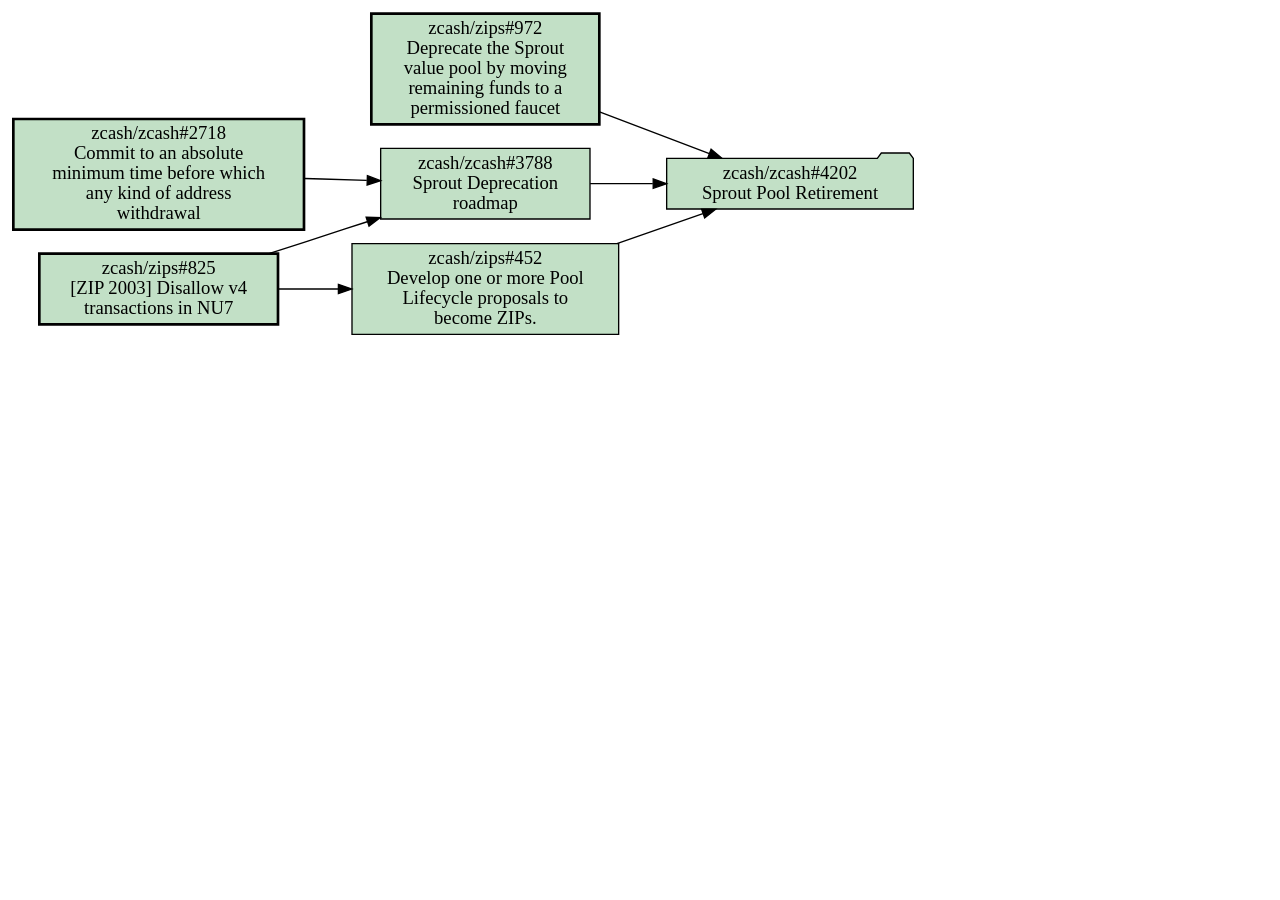
<file: zcash-sprout-deprecation-dag.html>
<!DOCTYPE html>
<html>
  <head>
    <title>Zcash sprout-deprecation DAG</title>

    <!-- Pan/zoom SVGs -->
    <script src="https://bumbu.me/svg-pan-zoom/dist/svg-pan-zoom.min.js"></script>

    <link rel="stylesheet" href="zcash-dag.css">
    <style>
      @media (prefers-color-scheme: dark) {
        body {
          /* Material dark theme surface colour */
          background-color: #121212;
        }
      }
    </style>
  </head>
  <body>
    <div id="dag"><svg width="683pt" height="249pt"
 viewBox="0.00 0.00 683.00 248.50" xmlns="http://www.w3.org/2000/svg" xmlns:xlink="http://www.w3.org/1999/xlink">
<g id="graph0" class="graph" transform="scale(1 1) rotate(0) translate(4 244.5)">
<polygon fill="white" stroke="transparent" points="-4,4 -4,-244.5 679,-244.5 679,4 -4,4"/>
<!-- zcash/zips#972 -->
<g id="node1" class="node open">
<title>zcash/zips#972</title>
<g id="a_node1"><a xlink:href="https://github.com/zcash/zips/issues/972" xlink:title="zcash/zips#972&#10;Deprecate the Sprout&#10;value pool by moving&#10;remaining funds to a&#10;permissioned faucet" target="_blank">
<polygon fill="#c2e0c6" stroke="black" stroke-width="2" points="439.5,-240.5 268.5,-240.5 268.5,-157.5 439.5,-157.5 439.5,-240.5"/>
<text text-anchor="middle" x="354" y="-225.3" font-family="Times,serif" font-size="14.00">zcash/zips#972</text>
<text text-anchor="middle" x="354" y="-210.3" font-family="Times,serif" font-size="14.00">Deprecate the Sprout</text>
<text text-anchor="middle" x="354" y="-195.3" font-family="Times,serif" font-size="14.00">value pool by moving</text>
<text text-anchor="middle" x="354" y="-180.3" font-family="Times,serif" font-size="14.00">remaining funds to a</text>
<text text-anchor="middle" x="354" y="-165.3" font-family="Times,serif" font-size="14.00">permissioned faucet</text>
</a>
</g>
</g>
<!-- zcash/zcash#4202 -->
<g id="node2" class="node open">
<title>zcash/zcash#4202</title>
<g id="a_node2"><a xlink:href="https://github.com/zcash/zcash/issues/4202" xlink:title="zcash/zcash#4202&#10;Sprout Pool Retirement" target="_blank">
<polygon fill="#c2e0c6" stroke="black" points="675,-132 672,-136 651,-136 648,-132 490,-132 490,-94 675,-94 675,-132"/>
<text text-anchor="middle" x="582.5" y="-116.8" font-family="Times,serif" font-size="14.00">zcash/zcash#4202</text>
<text text-anchor="middle" x="582.5" y="-101.8" font-family="Times,serif" font-size="14.00">Sprout Pool Retirement</text>
</a>
</g>
</g>
<!-- zcash/zips#972&#45;&gt;zcash/zcash#4202 -->
<g id="edge1" class="edge">
<title>zcash/zips#972&#45;&gt;zcash/zcash#4202</title>
<path fill="none" stroke="black" d="M439.66,-166.85C467.07,-156.45 496.87,-145.13 522.05,-135.57"/>
<polygon fill="black" stroke="black" points="523.35,-138.82 531.46,-132 520.87,-132.27 523.35,-138.82"/>
</g>
<!-- zcash/zcash#2718 -->
<g id="node3" class="node open">
<title>zcash/zcash#2718</title>
<g id="a_node3"><a xlink:href="https://github.com/zcash/zcash/issues/2718" xlink:title="zcash/zcash#2718&#10;Commit to an absolute&#10;minimum time before which&#10;any kind of address&#10;withdrawal" target="_blank">
<polygon fill="#c2e0c6" stroke="black" stroke-width="2" points="218,-161.5 0,-161.5 0,-78.5 218,-78.5 218,-161.5"/>
<text text-anchor="middle" x="109" y="-146.3" font-family="Times,serif" font-size="14.00">zcash/zcash#2718</text>
<text text-anchor="middle" x="109" y="-131.3" font-family="Times,serif" font-size="14.00">Commit to an absolute</text>
<text text-anchor="middle" x="109" y="-116.3" font-family="Times,serif" font-size="14.00">minimum time before which</text>
<text text-anchor="middle" x="109" y="-101.3" font-family="Times,serif" font-size="14.00">any kind of address</text>
<text text-anchor="middle" x="109" y="-86.3" font-family="Times,serif" font-size="14.00">withdrawal</text>
</a>
</g>
</g>
<!-- zcash/zcash#3788 -->
<g id="node4" class="node open">
<title>zcash/zcash#3788</title>
<g id="a_node4"><a xlink:href="https://github.com/zcash/zcash/issues/3788" xlink:title="zcash/zcash#3788&#10;Sprout Deprecation&#10;roadmap" target="_blank">
<polygon fill="#c2e0c6" stroke="black" points="432.5,-139.5 275.5,-139.5 275.5,-86.5 432.5,-86.5 432.5,-139.5"/>
<text text-anchor="middle" x="354" y="-124.3" font-family="Times,serif" font-size="14.00">zcash/zcash#3788</text>
<text text-anchor="middle" x="354" y="-109.3" font-family="Times,serif" font-size="14.00">Sprout Deprecation</text>
<text text-anchor="middle" x="354" y="-94.3" font-family="Times,serif" font-size="14.00">roadmap</text>
</a>
</g>
</g>
<!-- zcash/zcash#2718&#45;&gt;zcash/zcash#3788 -->
<g id="edge2" class="edge">
<title>zcash/zcash#2718&#45;&gt;zcash/zcash#3788</title>
<path fill="none" stroke="black" d="M218.35,-116.88C233.98,-116.43 249.91,-115.97 265.07,-115.53"/>
<polygon fill="black" stroke="black" points="265.55,-119.02 275.44,-115.23 265.34,-112.02 265.55,-119.02"/>
</g>
<!-- zcash/zcash#3788&#45;&gt;zcash/zcash#4202 -->
<g id="edge3" class="edge">
<title>zcash/zcash#3788&#45;&gt;zcash/zcash#4202</title>
<path fill="none" stroke="black" d="M432.63,-113C447.76,-113 463.83,-113 479.6,-113"/>
<polygon fill="black" stroke="black" points="479.91,-116.5 489.91,-113 479.91,-109.5 479.91,-116.5"/>
</g>
<!-- zcash/zips#825 -->
<g id="node5" class="node open">
<title>zcash/zips#825</title>
<g id="a_node5"><a xlink:href="https://github.com/zcash/zips/issues/825" xlink:title="zcash/zips#825&#10;[ZIP 2003] Disallow v4&#10;transactions in NU7" target="_blank">
<polygon fill="#c2e0c6" stroke="black" stroke-width="2" points="198.5,-60.5 19.5,-60.5 19.5,-7.5 198.5,-7.5 198.5,-60.5"/>
<text text-anchor="middle" x="109" y="-45.3" font-family="Times,serif" font-size="14.00">zcash/zips#825</text>
<text text-anchor="middle" x="109" y="-30.3" font-family="Times,serif" font-size="14.00">[ZIP 2003] Disallow v4</text>
<text text-anchor="middle" x="109" y="-15.3" font-family="Times,serif" font-size="14.00">transactions in NU7</text>
</a>
</g>
</g>
<!-- zcash/zips#825&#45;&gt;zcash/zcash#3788 -->
<g id="edge4" class="edge">
<title>zcash/zips#825&#45;&gt;zcash/zcash#3788</title>
<path fill="none" stroke="black" d="M191.97,-60.55C200.76,-63.4 209.56,-66.26 218,-69 233.34,-73.98 249.65,-79.3 265.44,-84.44"/>
<polygon fill="black" stroke="black" points="264.6,-87.85 275.19,-87.62 266.77,-81.19 264.6,-87.85"/>
</g>
<!-- zcash/zips#452 -->
<g id="node6" class="node open">
<title>zcash/zips#452</title>
<g id="a_node6"><a xlink:href="https://github.com/zcash/zips/issues/452" xlink:title="zcash/zips#452&#10;Develop one or more Pool&#10;Lifecycle proposals to&#10;become ZIPs." target="_blank">
<polygon fill="#c2e0c6" stroke="black" points="454,-68 254,-68 254,0 454,0 454,-68"/>
<text text-anchor="middle" x="354" y="-52.8" font-family="Times,serif" font-size="14.00">zcash/zips#452</text>
<text text-anchor="middle" x="354" y="-37.8" font-family="Times,serif" font-size="14.00">Develop one or more Pool</text>
<text text-anchor="middle" x="354" y="-22.8" font-family="Times,serif" font-size="14.00">Lifecycle proposals to</text>
<text text-anchor="middle" x="354" y="-7.8" font-family="Times,serif" font-size="14.00">become ZIPs.</text>
</a>
</g>
</g>
<!-- zcash/zips#825&#45;&gt;zcash/zips#452 -->
<g id="edge5" class="edge">
<title>zcash/zips#825&#45;&gt;zcash/zips#452</title>
<path fill="none" stroke="black" d="M198.76,-34C213.3,-34 228.52,-34 243.49,-34"/>
<polygon fill="black" stroke="black" points="243.8,-37.5 253.8,-34 243.8,-30.5 243.8,-37.5"/>
</g>
<!-- zcash/zips#452&#45;&gt;zcash/zcash#4202 -->
<g id="edge6" class="edge">
<title>zcash/zips#452&#45;&gt;zcash/zcash#4202</title>
<path fill="none" stroke="black" d="M452.7,-68.08C474.51,-75.69 497.11,-83.57 517.17,-90.56"/>
<polygon fill="black" stroke="black" points="516.21,-93.93 526.8,-93.92 518.51,-87.32 516.21,-93.93"/>
</g>
</g>
</svg>
</div>

    <script>
      svgPanZoom('#dag > svg', {
        zoomScaleSensitivity: 0.4
      });
    </script>
  </body>
</html>
</file>
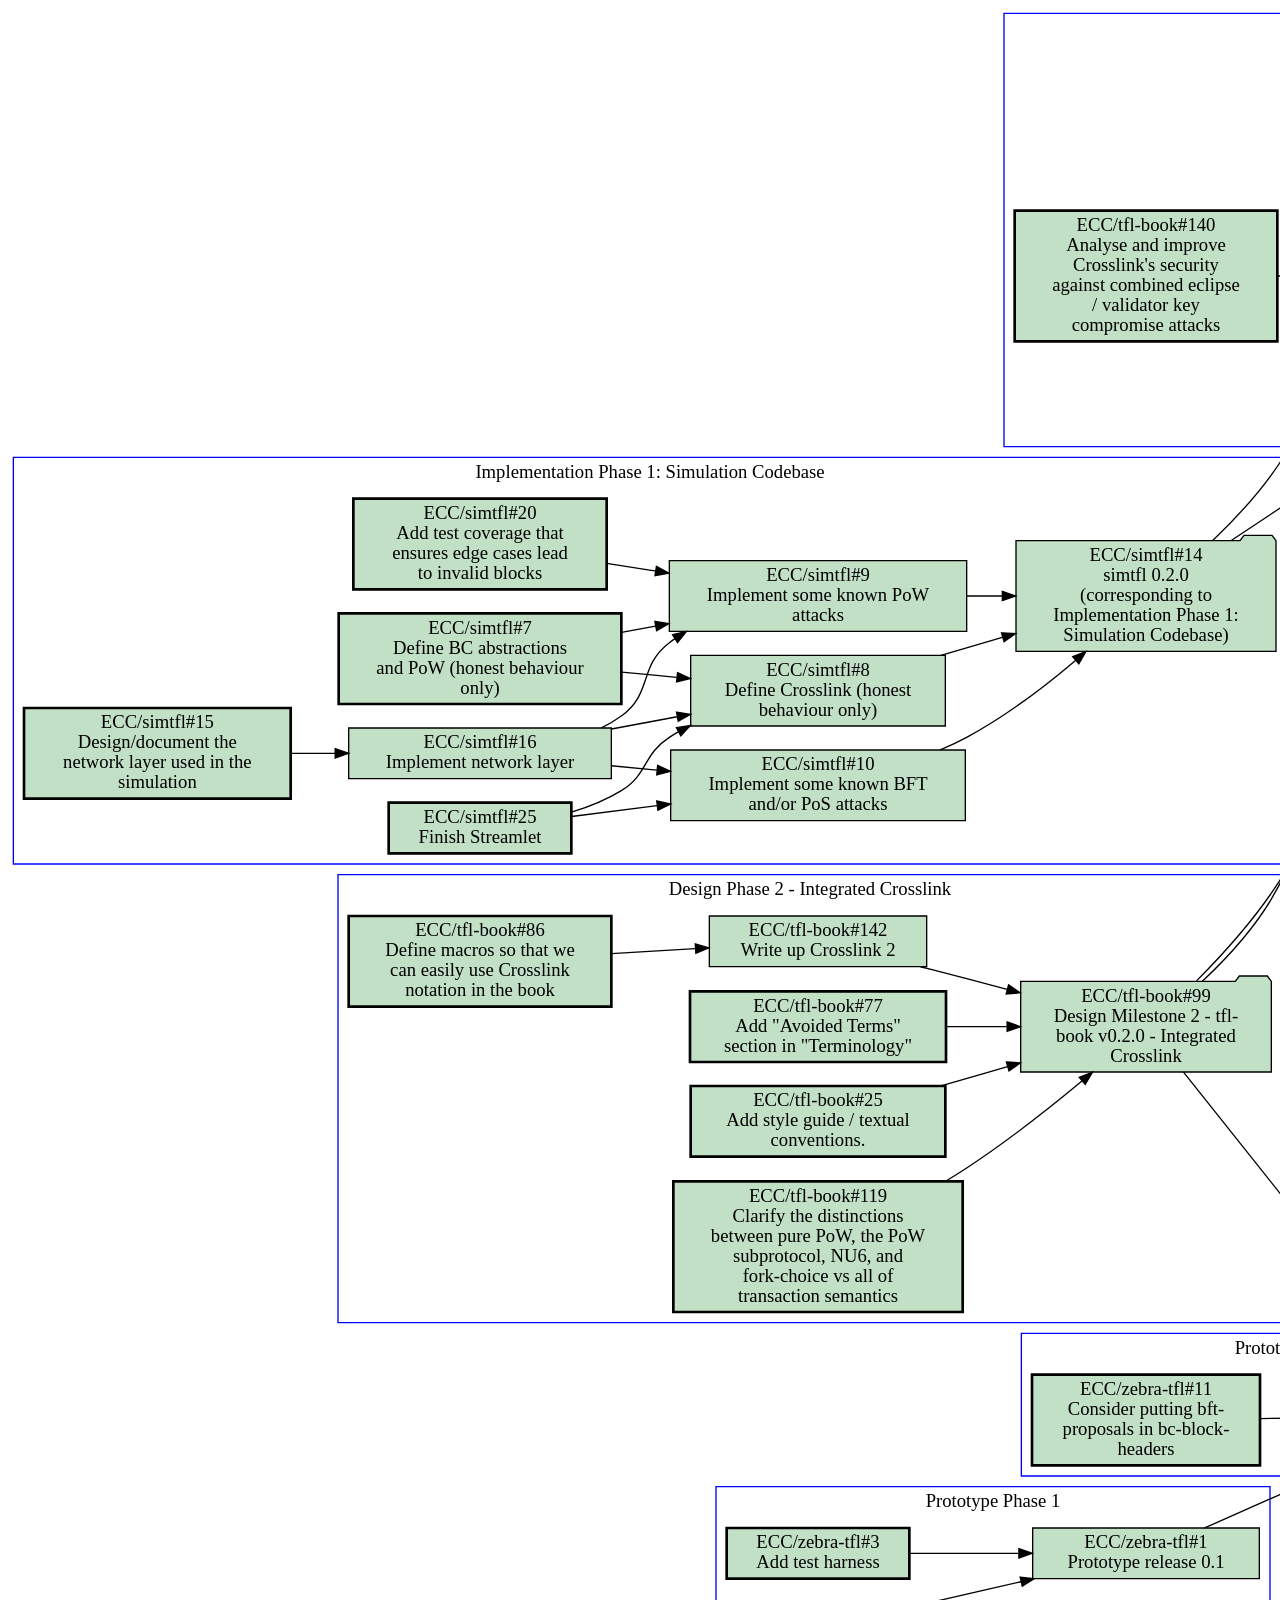
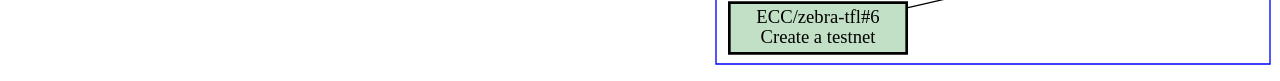
<file: zcash-tfl-dag.html>
<!DOCTYPE html>
<html>
  <head>
    <title>Zcash tfl DAG</title>

    <!-- Pan/zoom SVGs -->
    <script src="https://bumbu.me/svg-pan-zoom/dist/svg-pan-zoom.min.js"></script>

    <link rel="stylesheet" href="zcash-dag.css">
    <style>
      @media (prefers-color-scheme: dark) {
        body {
          /* Material dark theme surface colour */
          background-color: #121212;
        }
      }
    </style>
  </head>
  <body>
    <div id="dag"><svg width="5295pt" height="1246pt"
 viewBox="0.00 0.00 5295.00 1246.00" xmlns="http://www.w3.org/2000/svg" xmlns:xlink="http://www.w3.org/1999/xlink">
<g id="graph0" class="graph" transform="scale(1 1) rotate(0) translate(4 1242)">
<polygon fill="white" stroke="transparent" points="-4,4 -4,-1242 5291,-1242 5291,4 -4,4"/>
<g id="clust1" class="cluster">
<title>cluster_2</title>
<polygon fill="none" stroke="blue" points="743,-913 743,-1238 1872,-1238 1872,-913 743,-913"/>
<text text-anchor="middle" x="1307.5" y="-1222.8" font-family="Times,serif" font-size="14.00">Design and Implementation Phase 3</text>
</g>
<g id="clust2" class="cluster">
<title>cluster_1</title>
<polygon fill="none" stroke="blue" points="0,-600 0,-905 955,-905 955,-600 0,-600"/>
<text text-anchor="middle" x="477.5" y="-889.8" font-family="Times,serif" font-size="14.00">Implementation Phase 1: Simulation Codebase</text>
</g>
<g id="clust3" class="cluster">
<title>cluster_4</title>
<polygon fill="none" stroke="blue" points="527,0 527,-133 942.5,-133 942.5,0 527,0"/>
<text text-anchor="middle" x="734.75" y="-117.8" font-family="Times,serif" font-size="14.00">Prototype Phase 1</text>
</g>
<g id="clust4" class="cluster">
<title>cluster_0</title>
<polygon fill="none" stroke="blue" points="1892,-702 1892,-1158 3032,-1158 3032,-702 1892,-702"/>
<text text-anchor="middle" x="2462" y="-1142.8" font-family="Times,serif" font-size="14.00">Design and Implementation Phase 4</text>
</g>
<g id="clust5" class="cluster">
<title>cluster_3</title>
<polygon fill="none" stroke="blue" points="243.5,-256 243.5,-592 951.5,-592 951.5,-256 243.5,-256"/>
<text text-anchor="middle" x="597.5" y="-576.8" font-family="Times,serif" font-size="14.00">Design Phase 2 &#45; Integrated Crosslink</text>
</g>
<g id="clust6" class="cluster">
<title>cluster_5</title>
<polygon fill="none" stroke="blue" points="756,-141 756,-248 1177,-248 1177,-141 756,-141"/>
<text text-anchor="middle" x="966.5" y="-232.8" font-family="Times,serif" font-size="14.00">Prototype Phase 2</text>
</g>
<!-- ECC/tfl&#45;book#71 -->
<g id="node1" class="node open">
<title>ECC/tfl&#45;book#71</title>
<g id="a_node1"><a xlink:href="https://github.com/Electric-Coin-Company/tfl-book/issues/71" xlink:title="ECC/tfl&#45;book#71&#10;Analyze Crosslink against&#10;a set of known PoS&#10;attacks" target="_blank">
<polygon fill="#c2e0c6" stroke="black" points="1184,-989 984,-989 984,-921 1184,-921 1184,-989"/>
<text text-anchor="middle" x="1084" y="-973.8" font-family="Times,serif" font-size="14.00">ECC/tfl&#45;book#71</text>
<text text-anchor="middle" x="1084" y="-958.8" font-family="Times,serif" font-size="14.00">Analyze Crosslink against</text>
<text text-anchor="middle" x="1084" y="-943.8" font-family="Times,serif" font-size="14.00">a set of known PoS</text>
<text text-anchor="middle" x="1084" y="-928.8" font-family="Times,serif" font-size="14.00">attacks</text>
</a>
</g>
</g>
<!-- ECC/tfl&#45;book#123 -->
<g id="node2" class="node closed">
<title>ECC/tfl&#45;book#123</title>
<g id="a_node2"><a xlink:href="https://github.com/Electric-Coin-Company/tfl-book/issues/123" xlink:title="ECC/tfl&#45;book#123&#10;Explain why we&#39;re more&#10;confident in Crosslink&#10;security vs the other&#10;hybrid construction&#10;candidates" target="_blank">
<polygon fill="#fad8c7" stroke="black" points="1412,-1054 1223,-1054 1223,-956 1412,-956 1412,-1054"/>
<text text-anchor="middle" x="1317.5" y="-1038.8" font-family="Times,serif" font-size="14.00">ECC/tfl&#45;book#123</text>
<text text-anchor="middle" x="1317.5" y="-1023.8" font-family="Times,serif" font-size="14.00">Explain why we&#39;re more</text>
<text text-anchor="middle" x="1317.5" y="-1008.8" font-family="Times,serif" font-size="14.00">confident in Crosslink</text>
<text text-anchor="middle" x="1317.5" y="-993.8" font-family="Times,serif" font-size="14.00">security vs the other</text>
<text text-anchor="middle" x="1317.5" y="-978.8" font-family="Times,serif" font-size="14.00">hybrid construction</text>
<text text-anchor="middle" x="1317.5" y="-963.8" font-family="Times,serif" font-size="14.00">candidates</text>
</a>
</g>
</g>
<!-- ECC/tfl&#45;book#71&#45;&gt;ECC/tfl&#45;book#123 -->
<g id="edge1" class="edge">
<title>ECC/tfl&#45;book#71&#45;&gt;ECC/tfl&#45;book#123</title>
<path fill="none" stroke="black" d="M1184.2,-976.42C1193.7,-978.47 1203.3,-980.55 1212.8,-982.6"/>
<polygon fill="black" stroke="black" points="1212.19,-986.05 1222.7,-984.73 1213.66,-979.2 1212.19,-986.05"/>
</g>
<!-- ECC/tfl&#45;book#81 -->
<g id="node3" class="node open">
<title>ECC/tfl&#45;book#81</title>
<g id="a_node3"><a xlink:href="https://github.com/Electric-Coin-Company/tfl-book/issues/81" xlink:title="ECC/tfl&#45;book#81&#10;Write up conclusions of&#10;analyzing Crosslink&#10;against some known&#10;attacks" target="_blank">
<polygon fill="#c2e0c6" stroke="black" stroke-width="2" points="1634,-1025.5 1451,-1025.5 1451,-942.5 1634,-942.5 1634,-1025.5"/>
<text text-anchor="middle" x="1542.5" y="-1010.3" font-family="Times,serif" font-size="14.00">ECC/tfl&#45;book#81</text>
<text text-anchor="middle" x="1542.5" y="-995.3" font-family="Times,serif" font-size="14.00">Write up conclusions of</text>
<text text-anchor="middle" x="1542.5" y="-980.3" font-family="Times,serif" font-size="14.00">analyzing Crosslink</text>
<text text-anchor="middle" x="1542.5" y="-965.3" font-family="Times,serif" font-size="14.00">against some known</text>
<text text-anchor="middle" x="1542.5" y="-950.3" font-family="Times,serif" font-size="14.00">attacks</text>
</a>
</g>
</g>
<!-- ECC/tfl&#45;book#123&#45;&gt;ECC/tfl&#45;book#81 -->
<g id="edge2" class="edge">
<title>ECC/tfl&#45;book#123&#45;&gt;ECC/tfl&#45;book#81</title>
<path fill="none" stroke="black" d="M1412.1,-996.2C1421.7,-995.3 1431.4,-994.4 1441,-993.5"/>
<polygon fill="black" stroke="black" points="1441.4,-996.98 1451,-992.5 1440.7,-990.01 1441.4,-996.98"/>
</g>
<!-- ECC/tfl&#45;book#137 -->
<g id="node4" class="node open">
<title>ECC/tfl&#45;book#137</title>
<g id="a_node4"><a xlink:href="https://github.com/Electric-Coin-Company/tfl-book/issues/137" xlink:title="ECC/tfl&#45;book#137&#10;Improve Goals,&#10;Requirements, and&#10;Desiderata" target="_blank">
<polygon fill="#c2e0c6" stroke="black" points="1618.5,-1112 1466.5,-1112 1466.5,-1044 1618.5,-1044 1618.5,-1112"/>
<text text-anchor="middle" x="1542.5" y="-1096.8" font-family="Times,serif" font-size="14.00">ECC/tfl&#45;book#137</text>
<text text-anchor="middle" x="1542.5" y="-1081.8" font-family="Times,serif" font-size="14.00">Improve Goals,</text>
<text text-anchor="middle" x="1542.5" y="-1066.8" font-family="Times,serif" font-size="14.00">Requirements, and</text>
<text text-anchor="middle" x="1542.5" y="-1051.8" font-family="Times,serif" font-size="14.00">Desiderata</text>
</a>
</g>
</g>
<!-- ECC/tfl&#45;book#123&#45;&gt;ECC/tfl&#45;book#137 -->
<g id="edge3" class="edge">
<title>ECC/tfl&#45;book#123&#45;&gt;ECC/tfl&#45;book#137</title>
<path fill="none" stroke="black" d="M1412.1,-1035.6C1427,-1040.5 1442.3,-1045.5 1456.9,-1050.3"/>
<polygon fill="black" stroke="black" points="1455.81,-1053.63 1466.4,-1053.4 1457.98,-1046.97 1455.81,-1053.63"/>
</g>
<!-- ECC/tfl&#45;book#136 -->
<g id="node5" class="node open">
<title>ECC/tfl&#45;book#136</title>
<g id="a_node5"><a xlink:href="https://github.com/Electric-Coin-Company/tfl-book/issues/136" xlink:title="ECC/tfl&#45;book#136&#10;Design Phase 3 &#45; tfl&#45;book&#10;v0.3.0 &#45; simtfl results &amp;&#10;PoS Goals / Reqs" target="_blank">
<polygon fill="#c2e0c6" stroke="black" points="1864,-1018 1861,-1022 1840,-1022 1837,-1018 1670,-1018 1670,-950 1864,-950 1864,-1018"/>
<text text-anchor="middle" x="1767" y="-1002.8" font-family="Times,serif" font-size="14.00">ECC/tfl&#45;book#136</text>
<text text-anchor="middle" x="1767" y="-987.8" font-family="Times,serif" font-size="14.00">Design Phase 3 &#45; tfl&#45;book</text>
<text text-anchor="middle" x="1767" y="-972.8" font-family="Times,serif" font-size="14.00">v0.3.0 &#45; simtfl results &amp;</text>
<text text-anchor="middle" x="1767" y="-957.8" font-family="Times,serif" font-size="14.00">PoS Goals / Reqs</text>
</a>
</g>
</g>
<!-- ECC/tfl&#45;book#81&#45;&gt;ECC/tfl&#45;book#136 -->
<g id="edge4" class="edge">
<title>ECC/tfl&#45;book#81&#45;&gt;ECC/tfl&#45;book#136</title>
<path fill="none" stroke="black" d="M1634.3,-984C1642.6,-984 1651,-984 1659.5,-984"/>
<polygon fill="black" stroke="black" points="1659.7,-987.5 1669.7,-984 1659.7,-980.5 1659.7,-987.5"/>
</g>
<!-- ECC/tfl&#45;book#137&#45;&gt;ECC/tfl&#45;book#136 -->
<g id="edge5" class="edge">
<title>ECC/tfl&#45;book#137&#45;&gt;ECC/tfl&#45;book#136</title>
<path fill="none" stroke="black" d="M1618.5,-1046.3C1636.9,-1038.5 1656.9,-1030.1 1675.9,-1022.1"/>
<polygon fill="black" stroke="black" points="1677.4,-1025.27 1685.2,-1018.1 1674.63,-1018.84 1677.4,-1025.27"/>
</g>
<!-- ECC/tfl&#45;book#42 -->
<g id="node22" class="node open">
<title>ECC/tfl&#45;book#42</title>
<g id="a_node22"><a xlink:href="https://github.com/Electric-Coin-Company/tfl-book/issues/42" xlink:title="ECC/tfl&#45;book#42&#10;Does Snap&#45;and&#45;Chat design&#10;split the minimum cost of&#10;attack for specific known&#10;attacks?" target="_blank">
<polygon fill="#c2e0c6" stroke="black" points="2115.5,-1126.5 1902.5,-1126.5 1902.5,-1043.5 2115.5,-1043.5 2115.5,-1126.5"/>
<text text-anchor="middle" x="2009" y="-1111.3" font-family="Times,serif" font-size="14.00">ECC/tfl&#45;book#42</text>
<text text-anchor="middle" x="2009" y="-1096.3" font-family="Times,serif" font-size="14.00">Does Snap&#45;and&#45;Chat design</text>
<text text-anchor="middle" x="2009" y="-1081.3" font-family="Times,serif" font-size="14.00">split the minimum cost of</text>
<text text-anchor="middle" x="2009" y="-1066.3" font-family="Times,serif" font-size="14.00">attack for specific known</text>
<text text-anchor="middle" x="2009" y="-1051.3" font-family="Times,serif" font-size="14.00">attacks?</text>
</a>
</g>
</g>
<!-- ECC/tfl&#45;book#136&#45;&gt;ECC/tfl&#45;book#42 -->
<g id="edge48" class="edge">
<title>ECC/tfl&#45;book#136&#45;&gt;ECC/tfl&#45;book#42</title>
<path fill="none" stroke="black" d="M1848.9,-1018.1C1865.2,-1024.9 1882.6,-1032.2 1899.7,-1039.4"/>
<polygon fill="black" stroke="black" points="1898.53,-1042.7 1909.1,-1043.4 1901.27,-1036.26 1898.53,-1042.7"/>
</g>
<!-- ECC/tfl&#45;book#47 -->
<g id="node26" class="node open">
<title>ECC/tfl&#45;book#47</title>
<g id="a_node26"><a xlink:href="https://github.com/Electric-Coin-Company/tfl-book/issues/47" xlink:title="ECC/tfl&#45;book#47&#10;Ebb&#45;and&#45;Flow: what are&#10;the impacts of&#10;subprotocols sharing&#10;resources?" target="_blank">
<polygon fill="#c2e0c6" stroke="black" points="2102.5,-1025.5 1915.5,-1025.5 1915.5,-942.5 2102.5,-942.5 2102.5,-1025.5"/>
<text text-anchor="middle" x="2009" y="-1010.3" font-family="Times,serif" font-size="14.00">ECC/tfl&#45;book#47</text>
<text text-anchor="middle" x="2009" y="-995.3" font-family="Times,serif" font-size="14.00">Ebb&#45;and&#45;Flow: what are</text>
<text text-anchor="middle" x="2009" y="-980.3" font-family="Times,serif" font-size="14.00">the impacts of</text>
<text text-anchor="middle" x="2009" y="-965.3" font-family="Times,serif" font-size="14.00">subprotocols sharing</text>
<text text-anchor="middle" x="2009" y="-950.3" font-family="Times,serif" font-size="14.00">resources?</text>
</a>
</g>
</g>
<!-- ECC/tfl&#45;book#136&#45;&gt;ECC/tfl&#45;book#47 -->
<g id="edge49" class="edge">
<title>ECC/tfl&#45;book#136&#45;&gt;ECC/tfl&#45;book#47</title>
<path fill="none" stroke="black" d="M1864.2,-984C1877.6,-984 1891.5,-984 1905,-984"/>
<polygon fill="black" stroke="black" points="1905.3,-987.5 1915.3,-984 1905.3,-980.5 1905.3,-987.5"/>
</g>
<!-- ECC/tfl&#45;book#48 -->
<g id="node27" class="node open">
<title>ECC/tfl&#45;book#48</title>
<g id="a_node27"><a xlink:href="https://github.com/Electric-Coin-Company/tfl-book/issues/48" xlink:title="ECC/tfl&#45;book#48&#10;Write Best&#45;Effort /&#10;Napkin Math approximation&#10;of Min. Cost of Known&#10;Attack metric for several&#10;attacks." target="_blank">
<polygon fill="#c2e0c6" stroke="black" points="2118,-924 1900,-924 1900,-826 2118,-826 2118,-924"/>
<text text-anchor="middle" x="2009" y="-908.8" font-family="Times,serif" font-size="14.00">ECC/tfl&#45;book#48</text>
<text text-anchor="middle" x="2009" y="-893.8" font-family="Times,serif" font-size="14.00">Write Best&#45;Effort /</text>
<text text-anchor="middle" x="2009" y="-878.8" font-family="Times,serif" font-size="14.00">Napkin Math approximation</text>
<text text-anchor="middle" x="2009" y="-863.8" font-family="Times,serif" font-size="14.00">of Min. Cost of Known</text>
<text text-anchor="middle" x="2009" y="-848.8" font-family="Times,serif" font-size="14.00">Attack metric for several</text>
<text text-anchor="middle" x="2009" y="-833.8" font-family="Times,serif" font-size="14.00">attacks.</text>
</a>
</g>
</g>
<!-- ECC/tfl&#45;book#136&#45;&gt;ECC/tfl&#45;book#48 -->
<g id="edge50" class="edge">
<title>ECC/tfl&#45;book#136&#45;&gt;ECC/tfl&#45;book#48</title>
<path fill="none" stroke="black" d="M1843,-949.96C1858,-943.12 1874.2,-935.78 1890.3,-928.46"/>
<polygon fill="black" stroke="black" points="1892.13,-931.47 1899.8,-924.16 1889.25,-925.1 1892.13,-931.47"/>
</g>
<!-- ECC/tfl&#45;book#39 -->
<g id="node33" class="node open">
<title>ECC/tfl&#45;book#39</title>
<g id="a_node33"><a xlink:href="https://github.com/Electric-Coin-Company/tfl-book/issues/39" xlink:title="ECC/tfl&#45;book#39&#10;Analyze Attack Scenario:&#10;Compromised Finality&#10;Oracle + Miner only&#10;finalizes that miner&#39;s&#10;blocks" target="_blank">
<polygon fill="#c2e0c6" stroke="black" points="2106,-808 1912,-808 1912,-710 2106,-710 2106,-808"/>
<text text-anchor="middle" x="2009" y="-792.8" font-family="Times,serif" font-size="14.00">ECC/tfl&#45;book#39</text>
<text text-anchor="middle" x="2009" y="-777.8" font-family="Times,serif" font-size="14.00">Analyze Attack Scenario:</text>
<text text-anchor="middle" x="2009" y="-762.8" font-family="Times,serif" font-size="14.00">Compromised Finality</text>
<text text-anchor="middle" x="2009" y="-747.8" font-family="Times,serif" font-size="14.00">Oracle + Miner only</text>
<text text-anchor="middle" x="2009" y="-732.8" font-family="Times,serif" font-size="14.00">finalizes that miner&#39;s</text>
<text text-anchor="middle" x="2009" y="-717.8" font-family="Times,serif" font-size="14.00">blocks</text>
</a>
</g>
</g>
<!-- ECC/tfl&#45;book#136&#45;&gt;ECC/tfl&#45;book#39 -->
<g id="edge51" class="edge">
<title>ECC/tfl&#45;book#136&#45;&gt;ECC/tfl&#45;book#39</title>
<path fill="none" stroke="black" d="M1786.8,-949.88C1808.3,-913.24 1846.5,-855.17 1892,-817 1895.7,-813.91 1899.6,-810.93 1903.6,-808.06"/>
<polygon fill="black" stroke="black" points="1905.7,-810.86 1912,-802.34 1901.76,-805.08 1905.7,-810.86"/>
</g>
<!-- ECC/tfl&#45;book#72 -->
<g id="node6" class="node open">
<title>ECC/tfl&#45;book#72</title>
<g id="a_node6"><a xlink:href="https://github.com/Electric-Coin-Company/tfl-book/issues/72" xlink:title="ECC/tfl&#45;book#72&#10;Analyze Crosslink against&#10;a set of known PoW&#10;attacks." target="_blank">
<polygon fill="#c2e0c6" stroke="black" points="1184,-1075 984,-1075 984,-1007 1184,-1007 1184,-1075"/>
<text text-anchor="middle" x="1084" y="-1059.8" font-family="Times,serif" font-size="14.00">ECC/tfl&#45;book#72</text>
<text text-anchor="middle" x="1084" y="-1044.8" font-family="Times,serif" font-size="14.00">Analyze Crosslink against</text>
<text text-anchor="middle" x="1084" y="-1029.8" font-family="Times,serif" font-size="14.00">a set of known PoW</text>
<text text-anchor="middle" x="1084" y="-1014.8" font-family="Times,serif" font-size="14.00">attacks.</text>
</a>
</g>
</g>
<!-- ECC/tfl&#45;book#72&#45;&gt;ECC/tfl&#45;book#123 -->
<g id="edge6" class="edge">
<title>ECC/tfl&#45;book#72&#45;&gt;ECC/tfl&#45;book#123</title>
<path fill="none" stroke="black" d="M1184.2,-1025.6C1193.6,-1024.1 1203.1,-1022.6 1212.5,-1021.2"/>
<polygon fill="black" stroke="black" points="1213.36,-1024.61 1222.7,-1019.6 1212.28,-1017.69 1213.36,-1024.61"/>
</g>
<!-- ECC/tfl&#45;book#134 -->
<g id="node7" class="node open">
<title>ECC/tfl&#45;book#134</title>
<g id="a_node7"><a xlink:href="https://github.com/Electric-Coin-Company/tfl-book/issues/134" xlink:title="ECC/tfl&#45;book#134&#10;Decide on slashing&#10;requirements from the&#10;economic, security, and&#10;UX trade&#45;offs around&#10;slashing or no&#45;slashing&#10;staking protocols" target="_blank">
<polygon fill="#c2e0c6" stroke="black" stroke-width="2" points="1175.5,-1206.5 992.5,-1206.5 992.5,-1093.5 1175.5,-1093.5 1175.5,-1206.5"/>
<text text-anchor="middle" x="1084" y="-1191.3" font-family="Times,serif" font-size="14.00">ECC/tfl&#45;book#134</text>
<text text-anchor="middle" x="1084" y="-1176.3" font-family="Times,serif" font-size="14.00">Decide on slashing</text>
<text text-anchor="middle" x="1084" y="-1161.3" font-family="Times,serif" font-size="14.00">requirements from the</text>
<text text-anchor="middle" x="1084" y="-1146.3" font-family="Times,serif" font-size="14.00">economic, security, and</text>
<text text-anchor="middle" x="1084" y="-1131.3" font-family="Times,serif" font-size="14.00">UX trade&#45;offs around</text>
<text text-anchor="middle" x="1084" y="-1116.3" font-family="Times,serif" font-size="14.00">slashing or no&#45;slashing</text>
<text text-anchor="middle" x="1084" y="-1101.3" font-family="Times,serif" font-size="14.00">staking protocols</text>
</a>
</g>
</g>
<!-- ECC/tfl&#45;book#117 -->
<g id="node8" class="node open">
<title>ECC/tfl&#45;book#117</title>
<g id="a_node8"><a xlink:href="https://github.com/Electric-Coin-Company/tfl-book/issues/117" xlink:title="ECC/tfl&#45;book#117&#10;Define PoS Subprotocol&#10;goals, requirements, and&#10;desiderata" target="_blank">
<polygon fill="#c2e0c6" stroke="black" points="1415,-1162 1220,-1162 1220,-1094 1415,-1094 1415,-1162"/>
<text text-anchor="middle" x="1317.5" y="-1146.8" font-family="Times,serif" font-size="14.00">ECC/tfl&#45;book#117</text>
<text text-anchor="middle" x="1317.5" y="-1131.8" font-family="Times,serif" font-size="14.00">Define PoS Subprotocol</text>
<text text-anchor="middle" x="1317.5" y="-1116.8" font-family="Times,serif" font-size="14.00">goals, requirements, and</text>
<text text-anchor="middle" x="1317.5" y="-1101.8" font-family="Times,serif" font-size="14.00">desiderata</text>
</a>
</g>
</g>
<!-- ECC/tfl&#45;book#134&#45;&gt;ECC/tfl&#45;book#117 -->
<g id="edge7" class="edge">
<title>ECC/tfl&#45;book#134&#45;&gt;ECC/tfl&#45;book#117</title>
<path fill="none" stroke="black" d="M1175.8,-1141.4C1187,-1140.3 1198.5,-1139.2 1209.9,-1138.1"/>
<polygon fill="black" stroke="black" points="1210.16,-1141.59 1219.8,-1137.2 1209.52,-1134.62 1210.16,-1141.59"/>
</g>
<!-- ECC/tfl&#45;book#117&#45;&gt;ECC/tfl&#45;book#137 -->
<g id="edge8" class="edge">
<title>ECC/tfl&#45;book#117&#45;&gt;ECC/tfl&#45;book#137</title>
<path fill="none" stroke="black" d="M1415,-1106.4C1428.8,-1103.3 1443,-1100.1 1456.6,-1097"/>
<polygon fill="black" stroke="black" points="1457.32,-1100.43 1466.3,-1094.8 1455.77,-1093.6 1457.32,-1100.43"/>
</g>
<!-- ECC/tfl&#45;book#140 -->
<g id="node9" class="node open">
<title>ECC/tfl&#45;book#140</title>
<g id="a_node9"><a xlink:href="https://github.com/Electric-Coin-Company/tfl-book/issues/140" xlink:title="ECC/tfl&#45;book#140&#10;Analyse and improve&#10;Crosslink&#39;s security&#10;against combined eclipse&#10;/ validator key&#10;compromise attacks" target="_blank">
<polygon fill="#c2e0c6" stroke="black" stroke-width="2" points="948,-1090 751,-1090 751,-992 948,-992 948,-1090"/>
<text text-anchor="middle" x="849.5" y="-1074.8" font-family="Times,serif" font-size="14.00">ECC/tfl&#45;book#140</text>
<text text-anchor="middle" x="849.5" y="-1059.8" font-family="Times,serif" font-size="14.00">Analyse and improve</text>
<text text-anchor="middle" x="849.5" y="-1044.8" font-family="Times,serif" font-size="14.00">Crosslink&#39;s security</text>
<text text-anchor="middle" x="849.5" y="-1029.8" font-family="Times,serif" font-size="14.00">against combined eclipse</text>
<text text-anchor="middle" x="849.5" y="-1014.8" font-family="Times,serif" font-size="14.00">/ validator key</text>
<text text-anchor="middle" x="849.5" y="-999.8" font-family="Times,serif" font-size="14.00">compromise attacks</text>
</a>
</g>
</g>
<!-- ECC/tfl&#45;book#140&#45;&gt;ECC/tfl&#45;book#72 -->
<g id="edge9" class="edge">
<title>ECC/tfl&#45;book#140&#45;&gt;ECC/tfl&#45;book#72</title>
<path fill="none" stroke="black" d="M948.09,-1041C956.58,-1041 965.2,-1041 973.77,-1041"/>
<polygon fill="black" stroke="black" points="973.79,-1044.5 983.79,-1041 973.79,-1037.5 973.79,-1044.5"/>
</g>
<!-- ECC/simtfl#7 -->
<g id="node10" class="node open">
<title>ECC/simtfl#7</title>
<g id="a_node10"><a xlink:href="https://github.com/Electric-Coin-Company/simtfl/issues/7" xlink:title="ECC/simtfl#7&#10;Define BC abstractions&#10;and PoW (honest behaviour&#10;only)" target="_blank">
<polygon fill="#c2e0c6" stroke="black" stroke-width="2" points="456,-788 244,-788 244,-720 456,-720 456,-788"/>
<text text-anchor="middle" x="350" y="-772.8" font-family="Times,serif" font-size="14.00">ECC/simtfl#7</text>
<text text-anchor="middle" x="350" y="-757.8" font-family="Times,serif" font-size="14.00">Define BC abstractions</text>
<text text-anchor="middle" x="350" y="-742.8" font-family="Times,serif" font-size="14.00">and PoW (honest behaviour</text>
<text text-anchor="middle" x="350" y="-727.8" font-family="Times,serif" font-size="14.00">only)</text>
</a>
</g>
</g>
<!-- ECC/simtfl#8 -->
<g id="node11" class="node open">
<title>ECC/simtfl#8</title>
<g id="a_node11"><a xlink:href="https://github.com/Electric-Coin-Company/simtfl/issues/8" xlink:title="ECC/simtfl#8&#10;Define Crosslink (honest&#10;behaviour only)" target="_blank">
<polygon fill="#c2e0c6" stroke="black" points="699,-756.5 508,-756.5 508,-703.5 699,-703.5 699,-756.5"/>
<text text-anchor="middle" x="603.5" y="-741.3" font-family="Times,serif" font-size="14.00">ECC/simtfl#8</text>
<text text-anchor="middle" x="603.5" y="-726.3" font-family="Times,serif" font-size="14.00">Define Crosslink (honest</text>
<text text-anchor="middle" x="603.5" y="-711.3" font-family="Times,serif" font-size="14.00">behaviour only)</text>
</a>
</g>
</g>
<!-- ECC/simtfl#7&#45;&gt;ECC/simtfl#8 -->
<g id="edge10" class="edge">
<title>ECC/simtfl#7&#45;&gt;ECC/simtfl#8</title>
<path fill="none" stroke="black" d="M456.2,-743.96C469.82,-742.66 483.78,-741.33 497.4,-740.03"/>
<polygon fill="black" stroke="black" points="498.12,-743.48 507.74,-739.04 497.45,-736.51 498.12,-743.48"/>
</g>
<!-- ECC/simtfl#9 -->
<g id="node12" class="node open">
<title>ECC/simtfl#9</title>
<g id="a_node12"><a xlink:href="https://github.com/Electric-Coin-Company/simtfl/issues/9" xlink:title="ECC/simtfl#9&#10;Implement some known PoW&#10;attacks" target="_blank">
<polygon fill="#c2e0c6" stroke="black" points="715,-827.5 492,-827.5 492,-774.5 715,-774.5 715,-827.5"/>
<text text-anchor="middle" x="603.5" y="-812.3" font-family="Times,serif" font-size="14.00">ECC/simtfl#9</text>
<text text-anchor="middle" x="603.5" y="-797.3" font-family="Times,serif" font-size="14.00">Implement some known PoW</text>
<text text-anchor="middle" x="603.5" y="-782.3" font-family="Times,serif" font-size="14.00">attacks</text>
</a>
</g>
</g>
<!-- ECC/simtfl#7&#45;&gt;ECC/simtfl#9 -->
<g id="edge11" class="edge">
<title>ECC/simtfl#7&#45;&gt;ECC/simtfl#9</title>
<path fill="none" stroke="black" d="M456.2,-773.66C464.62,-775.23 473.16,-776.83 481.67,-778.42"/>
<polygon fill="black" stroke="black" points="481.18,-781.89 491.65,-780.28 482.46,-775.01 481.18,-781.89"/>
</g>
<!-- ECC/simtfl#14 -->
<g id="node13" class="node open">
<title>ECC/simtfl#14</title>
<g id="a_node13"><a xlink:href="https://github.com/Electric-Coin-Company/simtfl/issues/14" xlink:title="ECC/simtfl#14&#10;simtfl 0.2.0&#10;(corresponding to&#10;Implementation Phase 1:&#10;Simulation Codebase)" target="_blank">
<polygon fill="#c2e0c6" stroke="black" points="947,-842.5 944,-846.5 923,-846.5 920,-842.5 752,-842.5 752,-759.5 947,-759.5 947,-842.5"/>
<text text-anchor="middle" x="849.5" y="-827.3" font-family="Times,serif" font-size="14.00">ECC/simtfl#14</text>
<text text-anchor="middle" x="849.5" y="-812.3" font-family="Times,serif" font-size="14.00">simtfl 0.2.0</text>
<text text-anchor="middle" x="849.5" y="-797.3" font-family="Times,serif" font-size="14.00">(corresponding to</text>
<text text-anchor="middle" x="849.5" y="-782.3" font-family="Times,serif" font-size="14.00">Implementation Phase 1:</text>
<text text-anchor="middle" x="849.5" y="-767.3" font-family="Times,serif" font-size="14.00">Simulation Codebase)</text>
</a>
</g>
</g>
<!-- ECC/simtfl#8&#45;&gt;ECC/simtfl#14 -->
<g id="edge12" class="edge">
<title>ECC/simtfl#8&#45;&gt;ECC/simtfl#14</title>
<path fill="none" stroke="black" d="M695.7,-756.54C710.69,-760.9 726.35,-765.46 741.68,-769.92"/>
<polygon fill="black" stroke="black" points="741.11,-773.4 751.69,-772.83 743.06,-766.68 741.11,-773.4"/>
</g>
<!-- ECC/simtfl#9&#45;&gt;ECC/simtfl#14 -->
<g id="edge13" class="edge">
<title>ECC/simtfl#9&#45;&gt;ECC/simtfl#14</title>
<path fill="none" stroke="black" d="M715.08,-801C723.87,-801 732.74,-801 741.51,-801"/>
<polygon fill="black" stroke="black" points="741.74,-804.5 751.74,-801 741.74,-797.5 741.74,-804.5"/>
</g>
<!-- ECC/simtfl#14&#45;&gt;ECC/tfl&#45;book#71 -->
<g id="edge46" class="edge">
<title>ECC/simtfl#14&#45;&gt;ECC/tfl&#45;book#71</title>
<path fill="none" stroke="black" d="M913.42,-842.67C947.51,-865.26 989.42,-893.02 1023,-915.29"/>
<polygon fill="black" stroke="black" points="1021.12,-918.24 1031.4,-920.82 1024.97,-912.4 1021.12,-918.24"/>
</g>
<!-- ECC/simtfl#14&#45;&gt;ECC/tfl&#45;book#72 -->
<g id="edge47" class="edge">
<title>ECC/simtfl#14&#45;&gt;ECC/tfl&#45;book#72</title>
<path fill="none" stroke="black" d="M899.52,-842.58C919.01,-861.23 940.26,-884.53 955,-909 976.46,-944.64 956.01,-967.22 984,-998 984.63,-998.7 985.28,-999.4 985.94,-1000.1"/>
<polygon fill="black" stroke="black" points="983.72,-1002.81 993.5,-1006.9 988.41,-997.61 983.72,-1002.81"/>
</g>
<!-- ECC/simtfl#15 -->
<g id="node14" class="node open">
<title>ECC/simtfl#15</title>
<g id="a_node14"><a xlink:href="https://github.com/Electric-Coin-Company/simtfl/issues/15" xlink:title="ECC/simtfl#15&#10;Design/document the&#10;network layer used in the&#10;simulation" target="_blank">
<polygon fill="#c2e0c6" stroke="black" stroke-width="2" points="208,-717 8,-717 8,-649 208,-649 208,-717"/>
<text text-anchor="middle" x="108" y="-701.8" font-family="Times,serif" font-size="14.00">ECC/simtfl#15</text>
<text text-anchor="middle" x="108" y="-686.8" font-family="Times,serif" font-size="14.00">Design/document the</text>
<text text-anchor="middle" x="108" y="-671.8" font-family="Times,serif" font-size="14.00">network layer used in the</text>
<text text-anchor="middle" x="108" y="-656.8" font-family="Times,serif" font-size="14.00">simulation</text>
</a>
</g>
</g>
<!-- ECC/simtfl#16 -->
<g id="node15" class="node open">
<title>ECC/simtfl#16</title>
<g id="a_node15"><a xlink:href="https://github.com/Electric-Coin-Company/simtfl/issues/16" xlink:title="ECC/simtfl#16&#10;Implement network layer" target="_blank">
<polygon fill="#c2e0c6" stroke="black" points="448.5,-702 251.5,-702 251.5,-664 448.5,-664 448.5,-702"/>
<text text-anchor="middle" x="350" y="-686.8" font-family="Times,serif" font-size="14.00">ECC/simtfl#16</text>
<text text-anchor="middle" x="350" y="-671.8" font-family="Times,serif" font-size="14.00">Implement network layer</text>
</a>
</g>
</g>
<!-- ECC/simtfl#15&#45;&gt;ECC/simtfl#16 -->
<g id="edge14" class="edge">
<title>ECC/simtfl#15&#45;&gt;ECC/simtfl#16</title>
<path fill="none" stroke="black" d="M208,-683C218.98,-683 230.19,-683 241.27,-683"/>
<polygon fill="black" stroke="black" points="241.39,-686.5 251.39,-683 241.39,-679.5 241.39,-686.5"/>
</g>
<!-- ECC/simtfl#16&#45;&gt;ECC/simtfl#8 -->
<g id="edge15" class="edge">
<title>ECC/simtfl#16&#45;&gt;ECC/simtfl#8</title>
<path fill="none" stroke="black" d="M448.6,-701.24C464.72,-704.25 481.49,-707.39 497.78,-710.43"/>
<polygon fill="black" stroke="black" points="497.38,-713.92 507.85,-712.31 498.66,-707.03 497.38,-713.92"/>
</g>
<!-- ECC/simtfl#16&#45;&gt;ECC/simtfl#9 -->
<g id="edge16" class="edge">
<title>ECC/simtfl#16&#45;&gt;ECC/simtfl#9</title>
<path fill="none" stroke="black" d="M441.03,-702.06C446.29,-704.66 451.34,-707.63 456,-711 479.68,-728.12 468.72,-748.34 492,-766 493.38,-767.05 494.79,-768.06 496.23,-769.04"/>
<polygon fill="black" stroke="black" points="494.41,-772.03 504.75,-774.36 498.12,-766.09 494.41,-772.03"/>
</g>
<!-- ECC/simtfl#10 -->
<g id="node16" class="node open">
<title>ECC/simtfl#10</title>
<g id="a_node16"><a xlink:href="https://github.com/Electric-Coin-Company/simtfl/issues/10" xlink:title="ECC/simtfl#10&#10;Implement some known BFT&#10;and/or PoS attacks" target="_blank">
<polygon fill="#c2e0c6" stroke="black" points="714,-685.5 493,-685.5 493,-632.5 714,-632.5 714,-685.5"/>
<text text-anchor="middle" x="603.5" y="-670.3" font-family="Times,serif" font-size="14.00">ECC/simtfl#10</text>
<text text-anchor="middle" x="603.5" y="-655.3" font-family="Times,serif" font-size="14.00">Implement some known BFT</text>
<text text-anchor="middle" x="603.5" y="-640.3" font-family="Times,serif" font-size="14.00">and/or PoS attacks</text>
</a>
</g>
</g>
<!-- ECC/simtfl#16&#45;&gt;ECC/simtfl#10 -->
<g id="edge17" class="edge">
<title>ECC/simtfl#16&#45;&gt;ECC/simtfl#10</title>
<path fill="none" stroke="black" d="M448.6,-673.69C459.81,-672.62 471.34,-671.52 482.8,-670.42"/>
<polygon fill="black" stroke="black" points="483.22,-673.9 492.84,-669.46 482.55,-666.93 483.22,-673.9"/>
</g>
<!-- ECC/simtfl#10&#45;&gt;ECC/simtfl#14 -->
<g id="edge18" class="edge">
<title>ECC/simtfl#10&#45;&gt;ECC/simtfl#14</title>
<path fill="none" stroke="black" d="M695.17,-685.57C702.01,-688.47 708.69,-691.61 715,-695 744.04,-710.6 773.09,-732.7 796.64,-752.69"/>
<polygon fill="black" stroke="black" points="794.55,-755.5 804.41,-759.37 799.11,-750.2 794.55,-755.5"/>
</g>
<!-- ECC/simtfl#20 -->
<g id="node17" class="node open">
<title>ECC/simtfl#20</title>
<g id="a_node17"><a xlink:href="https://github.com/Electric-Coin-Company/simtfl/issues/20" xlink:title="ECC/simtfl#20&#10;Add test coverage that&#10;ensures edge cases lead&#10;to invalid blocks" target="_blank">
<polygon fill="#c2e0c6" stroke="black" stroke-width="2" points="445,-874 255,-874 255,-806 445,-806 445,-874"/>
<text text-anchor="middle" x="350" y="-858.8" font-family="Times,serif" font-size="14.00">ECC/simtfl#20</text>
<text text-anchor="middle" x="350" y="-843.8" font-family="Times,serif" font-size="14.00">Add test coverage that</text>
<text text-anchor="middle" x="350" y="-828.8" font-family="Times,serif" font-size="14.00">ensures edge cases lead</text>
<text text-anchor="middle" x="350" y="-813.8" font-family="Times,serif" font-size="14.00">to invalid blocks</text>
</a>
</g>
</g>
<!-- ECC/simtfl#20&#45;&gt;ECC/simtfl#9 -->
<g id="edge19" class="edge">
<title>ECC/simtfl#20&#45;&gt;ECC/simtfl#9</title>
<path fill="none" stroke="black" d="M445.01,-825.42C456.89,-823.58 469.17,-821.67 481.4,-819.78"/>
<polygon fill="black" stroke="black" points="482.3,-823.18 491.65,-818.19 481.23,-816.26 482.3,-823.18"/>
</g>
<!-- ECC/simtfl#25 -->
<g id="node18" class="node open">
<title>ECC/simtfl#25</title>
<g id="a_node18"><a xlink:href="https://github.com/Electric-Coin-Company/simtfl/issues/25" xlink:title="ECC/simtfl#25&#10;Finish Streamlet" target="_blank">
<polygon fill="#c2e0c6" stroke="black" stroke-width="2" points="418.5,-646 281.5,-646 281.5,-608 418.5,-608 418.5,-646"/>
<text text-anchor="middle" x="350" y="-630.8" font-family="Times,serif" font-size="14.00">ECC/simtfl#25</text>
<text text-anchor="middle" x="350" y="-615.8" font-family="Times,serif" font-size="14.00">Finish Streamlet</text>
</a>
</g>
</g>
<!-- ECC/simtfl#25&#45;&gt;ECC/simtfl#8 -->
<g id="edge20" class="edge">
<title>ECC/simtfl#25&#45;&gt;ECC/simtfl#8</title>
<path fill="none" stroke="black" d="M418.63,-638.86C431.6,-642.81 444.66,-648.06 456,-655 476.4,-667.49 471.89,-682.05 492,-695 494.18,-696.41 496.43,-697.76 498.72,-699.06"/>
<polygon fill="black" stroke="black" points="497.3,-702.27 507.78,-703.84 500.57,-696.08 497.3,-702.27"/>
</g>
<!-- ECC/simtfl#25&#45;&gt;ECC/simtfl#10 -->
<g id="edge21" class="edge">
<title>ECC/simtfl#25&#45;&gt;ECC/simtfl#10</title>
<path fill="none" stroke="black" d="M418.73,-635.62C438.54,-638.14 460.8,-640.97 482.82,-643.77"/>
<polygon fill="black" stroke="black" points="482.55,-647.26 492.91,-645.06 483.43,-640.32 482.55,-647.26"/>
</g>
<!-- ECC/zebra&#45;tfl#3 -->
<g id="node19" class="node open">
<title>ECC/zebra&#45;tfl#3</title>
<g id="a_node19"><a xlink:href="https://github.com/Electric-Coin-Company/zebra-tfl/issues/3" xlink:title="ECC/zebra&#45;tfl#3&#10;Add test harness" target="_blank">
<polygon fill="#c2e0c6" stroke="black" stroke-width="2" points="672,-102 535,-102 535,-64 672,-64 672,-102"/>
<text text-anchor="middle" x="603.5" y="-86.8" font-family="Times,serif" font-size="14.00">ECC/zebra&#45;tfl#3</text>
<text text-anchor="middle" x="603.5" y="-71.8" font-family="Times,serif" font-size="14.00">Add test harness</text>
</a>
</g>
</g>
<!-- ECC/zebra&#45;tfl#1 -->
<g id="node20" class="node open">
<title>ECC/zebra&#45;tfl#1</title>
<g id="a_node20"><a xlink:href="https://github.com/Electric-Coin-Company/zebra-tfl/issues/1" xlink:title="ECC/zebra&#45;tfl#1&#10;Prototype release 0.1" target="_blank">
<polygon fill="#c2e0c6" stroke="black" points="934.5,-102 764.5,-102 764.5,-64 934.5,-64 934.5,-102"/>
<text text-anchor="middle" x="849.5" y="-86.8" font-family="Times,serif" font-size="14.00">ECC/zebra&#45;tfl#1</text>
<text text-anchor="middle" x="849.5" y="-71.8" font-family="Times,serif" font-size="14.00">Prototype release 0.1</text>
</a>
</g>
</g>
<!-- ECC/zebra&#45;tfl#3&#45;&gt;ECC/zebra&#45;tfl#1 -->
<g id="edge22" class="edge">
<title>ECC/zebra&#45;tfl#3&#45;&gt;ECC/zebra&#45;tfl#1</title>
<path fill="none" stroke="black" d="M672.14,-83C697.41,-83 726.58,-83 753.83,-83"/>
<polygon fill="black" stroke="black" points="754.17,-86.5 764.17,-83 754.17,-79.5 754.17,-86.5"/>
</g>
<!-- ECC/zebra&#45;tfl#4 -->
<g id="node42" class="node open">
<title>ECC/zebra&#45;tfl#4</title>
<g id="a_node42"><a xlink:href="https://github.com/Electric-Coin-Company/zebra-tfl/issues/4" xlink:title="ECC/zebra&#45;tfl#4&#10;Prototype release 0.x&#10;(for phase 2)" target="_blank">
<polygon fill="#c2e0c6" stroke="black" points="1169,-212.5 999,-212.5 999,-159.5 1169,-159.5 1169,-212.5"/>
<text text-anchor="middle" x="1084" y="-197.3" font-family="Times,serif" font-size="14.00">ECC/zebra&#45;tfl#4</text>
<text text-anchor="middle" x="1084" y="-182.3" font-family="Times,serif" font-size="14.00">Prototype release 0.x</text>
<text text-anchor="middle" x="1084" y="-167.3" font-family="Times,serif" font-size="14.00">(for phase 2)</text>
</a>
</g>
</g>
<!-- ECC/zebra&#45;tfl#1&#45;&gt;ECC/zebra&#45;tfl#4 -->
<g id="edge57" class="edge">
<title>ECC/zebra&#45;tfl#1&#45;&gt;ECC/zebra&#45;tfl#4</title>
<path fill="none" stroke="black" d="M893.42,-102.01C927.06,-116.92 974.56,-137.96 1013.6,-155.26"/>
<polygon fill="black" stroke="black" points="1012.24,-158.49 1022.8,-159.34 1015.08,-152.09 1012.24,-158.49"/>
</g>
<!-- ECC/zebra&#45;tfl#6 -->
<g id="node21" class="node open">
<title>ECC/zebra&#45;tfl#6</title>
<g id="a_node21"><a xlink:href="https://github.com/Electric-Coin-Company/zebra-tfl/issues/6" xlink:title="ECC/zebra&#45;tfl#6&#10;Create a testnet" target="_blank">
<polygon fill="#c2e0c6" stroke="black" stroke-width="2" points="670,-46 537,-46 537,-8 670,-8 670,-46"/>
<text text-anchor="middle" x="603.5" y="-30.8" font-family="Times,serif" font-size="14.00">ECC/zebra&#45;tfl#6</text>
<text text-anchor="middle" x="603.5" y="-15.8" font-family="Times,serif" font-size="14.00">Create a testnet</text>
</a>
</g>
</g>
<!-- ECC/zebra&#45;tfl#6&#45;&gt;ECC/zebra&#45;tfl#1 -->
<g id="edge23" class="edge">
<title>ECC/zebra&#45;tfl#6&#45;&gt;ECC/zebra&#45;tfl#1</title>
<path fill="none" stroke="black" d="M670.21,-42.08C696.47,-48.11 727.19,-55.16 755.66,-61.69"/>
<polygon fill="black" stroke="black" points="755.1,-65.16 765.63,-63.98 756.67,-58.33 755.1,-65.16"/>
</g>
<!-- ECC/tfl&#45;book#49 -->
<g id="node23" class="node open">
<title>ECC/tfl&#45;book#49</title>
<g id="a_node23"><a xlink:href="https://github.com/Electric-Coin-Company/tfl-book/issues/49" xlink:title="ECC/tfl&#45;book#49&#10;Clarify our &quot;weakest&#10;link&quot; security concerns&#10;in precise questions." target="_blank">
<polygon fill="#c2e0c6" stroke="black" points="2334,-1018 2154,-1018 2154,-950 2334,-950 2334,-1018"/>
<text text-anchor="middle" x="2244" y="-1002.8" font-family="Times,serif" font-size="14.00">ECC/tfl&#45;book#49</text>
<text text-anchor="middle" x="2244" y="-987.8" font-family="Times,serif" font-size="14.00">Clarify our &quot;weakest</text>
<text text-anchor="middle" x="2244" y="-972.8" font-family="Times,serif" font-size="14.00">link&quot; security concerns</text>
<text text-anchor="middle" x="2244" y="-957.8" font-family="Times,serif" font-size="14.00">in precise questions.</text>
</a>
</g>
</g>
<!-- ECC/tfl&#45;book#42&#45;&gt;ECC/tfl&#45;book#49 -->
<g id="edge24" class="edge">
<title>ECC/tfl&#45;book#42&#45;&gt;ECC/tfl&#45;book#49</title>
<path fill="none" stroke="black" d="M2105.8,-1043.5C2122,-1036.4 2138.9,-1029.1 2154.9,-1022.2"/>
<polygon fill="black" stroke="black" points="2156.53,-1025.31 2164.3,-1018.1 2153.73,-1018.89 2156.53,-1025.31"/>
</g>
<!-- ECC/tfl&#45;book#82 -->
<g id="node24" class="node open">
<title>ECC/tfl&#45;book#82</title>
<g id="a_node24"><a xlink:href="https://github.com/Electric-Coin-Company/tfl-book/issues/82" xlink:title="ECC/tfl&#45;book#82&#10;Analyze Crosslink against&#10;our best known combined&#10;attacks" target="_blank">
<polygon fill="#c2e0c6" stroke="black" points="2575,-1010 2375,-1010 2375,-942 2575,-942 2575,-1010"/>
<text text-anchor="middle" x="2475" y="-994.8" font-family="Times,serif" font-size="14.00">ECC/tfl&#45;book#82</text>
<text text-anchor="middle" x="2475" y="-979.8" font-family="Times,serif" font-size="14.00">Analyze Crosslink against</text>
<text text-anchor="middle" x="2475" y="-964.8" font-family="Times,serif" font-size="14.00">our best known combined</text>
<text text-anchor="middle" x="2475" y="-949.8" font-family="Times,serif" font-size="14.00">attacks</text>
</a>
</g>
</g>
<!-- ECC/tfl&#45;book#49&#45;&gt;ECC/tfl&#45;book#82 -->
<g id="edge25" class="edge">
<title>ECC/tfl&#45;book#49&#45;&gt;ECC/tfl&#45;book#82</title>
<path fill="none" stroke="black" d="M2334.2,-980.88C2344.2,-980.54 2354.4,-980.18 2364.6,-979.82"/>
<polygon fill="black" stroke="black" points="2364.93,-983.31 2374.8,-979.47 2364.69,-976.32 2364.93,-983.31"/>
</g>
<!-- ECC/tfl&#45;book#84 -->
<g id="node25" class="node open">
<title>ECC/tfl&#45;book#84</title>
<g id="a_node25"><a xlink:href="https://github.com/Electric-Coin-Company/tfl-book/issues/84" xlink:title="ECC/tfl&#45;book#84&#10;Publish a &quot;Design&#10;Milestone 4&quot; release" target="_blank">
<polygon fill="#c2e0c6" stroke="black" points="3024,-919.5 3021,-923.5 3000,-923.5 2997,-919.5 2860,-919.5 2860,-866.5 3024,-866.5 3024,-919.5"/>
<text text-anchor="middle" x="2942" y="-904.3" font-family="Times,serif" font-size="14.00">ECC/tfl&#45;book#84</text>
<text text-anchor="middle" x="2942" y="-889.3" font-family="Times,serif" font-size="14.00">Publish a &quot;Design</text>
<text text-anchor="middle" x="2942" y="-874.3" font-family="Times,serif" font-size="14.00">Milestone 4&quot; release</text>
</a>
</g>
</g>
<!-- ECC/tfl&#45;book#82&#45;&gt;ECC/tfl&#45;book#84 -->
<g id="edge26" class="edge">
<title>ECC/tfl&#45;book#82&#45;&gt;ECC/tfl&#45;book#84</title>
<path fill="none" stroke="black" d="M2575.1,-1000C2646.4,-1012.6 2743.9,-1020.1 2824,-991 2858.9,-978.31 2890.7,-950.14 2912.2,-927.25"/>
<polygon fill="black" stroke="black" points="2914.96,-929.42 2919.2,-919.71 2909.83,-924.66 2914.96,-929.42"/>
</g>
<!-- ECC/zebra&#45;tfl#7 -->
<g id="node44" class="node open">
<title>ECC/zebra&#45;tfl#7</title>
<g id="a_node44"><a xlink:href="https://github.com/Electric-Coin-Company/zebra-tfl/issues/7" xlink:title="ECC/zebra&#45;tfl#7&#10;Prototype sufficient to&#10;resolve design issues for&#10;Hybrid PoS" target="_blank">
<polygon fill="#c2e0c6" stroke="black" points="3254,-927 3060,-927 3060,-859 3254,-859 3254,-927"/>
<text text-anchor="middle" x="3157" y="-911.8" font-family="Times,serif" font-size="14.00">ECC/zebra&#45;tfl#7</text>
<text text-anchor="middle" x="3157" y="-896.8" font-family="Times,serif" font-size="14.00">Prototype sufficient to</text>
<text text-anchor="middle" x="3157" y="-881.8" font-family="Times,serif" font-size="14.00">resolve design issues for</text>
<text text-anchor="middle" x="3157" y="-866.8" font-family="Times,serif" font-size="14.00">Hybrid PoS</text>
</a>
</g>
</g>
<!-- ECC/tfl&#45;book#84&#45;&gt;ECC/zebra&#45;tfl#7 -->
<g id="edge55" class="edge">
<title>ECC/tfl&#45;book#84&#45;&gt;ECC/zebra&#45;tfl#7</title>
<path fill="none" stroke="black" d="M3024.1,-893C3032.5,-893 3041.1,-893 3049.7,-893"/>
<polygon fill="black" stroke="black" points="3049.7,-896.5 3059.7,-893 3049.7,-889.5 3049.7,-896.5"/>
</g>
<!-- ECC/tfl&#45;book#47&#45;&gt;ECC/tfl&#45;book#49 -->
<g id="edge27" class="edge">
<title>ECC/tfl&#45;book#47&#45;&gt;ECC/tfl&#45;book#49</title>
<path fill="none" stroke="black" d="M2102.8,-984C2116.2,-984 2130.1,-984 2143.7,-984"/>
<polygon fill="black" stroke="black" points="2144,-987.5 2154,-984 2144,-980.5 2144,-987.5"/>
</g>
<!-- ECC/tfl&#45;book#48&#45;&gt;ECC/tfl&#45;book#49 -->
<g id="edge28" class="edge">
<title>ECC/tfl&#45;book#48&#45;&gt;ECC/tfl&#45;book#49</title>
<path fill="none" stroke="black" d="M2114.9,-924.08C2130.3,-931.29 2146,-938.62 2160.9,-945.57"/>
<polygon fill="black" stroke="black" points="2159.46,-948.76 2170,-949.84 2162.43,-942.42 2159.46,-948.76"/>
</g>
<!-- ECC/simtfl#11 -->
<g id="node28" class="node open">
<title>ECC/simtfl#11</title>
<g id="a_node28"><a xlink:href="https://github.com/Electric-Coin-Company/simtfl/issues/11" xlink:title="ECC/simtfl#11&#10;Implement combined&#10;attacks" target="_blank">
<polygon fill="#c2e0c6" stroke="black" points="2327.5,-787.5 2160.5,-787.5 2160.5,-734.5 2327.5,-734.5 2327.5,-787.5"/>
<text text-anchor="middle" x="2244" y="-772.3" font-family="Times,serif" font-size="14.00">ECC/simtfl#11</text>
<text text-anchor="middle" x="2244" y="-757.3" font-family="Times,serif" font-size="14.00">Implement combined</text>
<text text-anchor="middle" x="2244" y="-742.3" font-family="Times,serif" font-size="14.00">attacks</text>
</a>
</g>
</g>
<!-- ECC/simtfl#11&#45;&gt;ECC/tfl&#45;book#82 -->
<g id="edge29" class="edge">
<title>ECC/simtfl#11&#45;&gt;ECC/tfl&#45;book#82</title>
<path fill="none" stroke="black" d="M2292.1,-787.65C2307,-797.84 2322.5,-810.53 2334,-825 2360,-857.8 2342.9,-880.15 2370,-912 2377.6,-920.95 2386.8,-929.03 2396.6,-936.19"/>
<polygon fill="black" stroke="black" points="2394.7,-939.13 2404.9,-941.99 2398.71,-933.39 2394.7,-939.13"/>
</g>
<!-- ECC/tfl&#45;book#70 -->
<g id="node29" class="node open">
<title>ECC/tfl&#45;book#70</title>
<g id="a_node29"><a xlink:href="https://github.com/Electric-Coin-Company/tfl-book/issues/70" xlink:title="ECC/tfl&#45;book#70&#10;Adapt CometBFT (formerly&#10;TendermintBFT) into&#10;Crosslink" target="_blank">
<polygon fill="#c2e0c6" stroke="black" points="2580,-792 2370,-792 2370,-724 2580,-724 2580,-792"/>
<text text-anchor="middle" x="2475" y="-776.8" font-family="Times,serif" font-size="14.00">ECC/tfl&#45;book#70</text>
<text text-anchor="middle" x="2475" y="-761.8" font-family="Times,serif" font-size="14.00">Adapt CometBFT (formerly</text>
<text text-anchor="middle" x="2475" y="-746.8" font-family="Times,serif" font-size="14.00">TendermintBFT) into</text>
<text text-anchor="middle" x="2475" y="-731.8" font-family="Times,serif" font-size="14.00">Crosslink</text>
</a>
</g>
</g>
<!-- ECC/simtfl#11&#45;&gt;ECC/tfl&#45;book#70 -->
<g id="edge30" class="edge">
<title>ECC/simtfl#11&#45;&gt;ECC/tfl&#45;book#70</title>
<path fill="none" stroke="black" d="M2327.7,-759.92C2338.1,-759.78 2348.8,-759.64 2359.6,-759.5"/>
<polygon fill="black" stroke="black" points="2359.95,-763 2369.9,-759.36 2359.85,-756 2359.95,-763"/>
</g>
<!-- ECC/simtfl#17 -->
<g id="node30" class="node open">
<title>ECC/simtfl#17</title>
<g id="a_node30"><a xlink:href="https://github.com/Electric-Coin-Company/simtfl/issues/17" xlink:title="ECC/simtfl#17&#10;simtfl 1.0.0&#10;(corresponding to Design&#10;and Implementation Phase&#10;4)" target="_blank">
<polygon fill="#c2e0c6" stroke="black" points="2824,-981.5 2616,-981.5 2616,-898.5 2824,-898.5 2824,-981.5"/>
<text text-anchor="middle" x="2720" y="-966.3" font-family="Times,serif" font-size="14.00">ECC/simtfl#17</text>
<text text-anchor="middle" x="2720" y="-951.3" font-family="Times,serif" font-size="14.00">simtfl 1.0.0</text>
<text text-anchor="middle" x="2720" y="-936.3" font-family="Times,serif" font-size="14.00">(corresponding to Design</text>
<text text-anchor="middle" x="2720" y="-921.3" font-family="Times,serif" font-size="14.00">and Implementation Phase</text>
<text text-anchor="middle" x="2720" y="-906.3" font-family="Times,serif" font-size="14.00">4)</text>
</a>
</g>
</g>
<!-- ECC/simtfl#11&#45;&gt;ECC/simtfl#17 -->
<g id="edge31" class="edge">
<title>ECC/simtfl#11&#45;&gt;ECC/simtfl#17</title>
<path fill="none" stroke="black" d="M2289.7,-787.53C2305,-797.95 2321.3,-810.82 2334,-825 2355.8,-849.32 2343.1,-870.53 2370,-889 2407.4,-914.72 2518.7,-927.75 2605.7,-934.17"/>
<polygon fill="black" stroke="black" points="2605.68,-937.68 2615.9,-934.9 2606.18,-930.69 2605.68,-937.68"/>
</g>
<!-- ECC/tfl&#45;book#5 -->
<g id="node31" class="node open">
<title>ECC/tfl&#45;book#5</title>
<g id="a_node31"><a xlink:href="https://github.com/Electric-Coin-Company/tfl-book/issues/5" xlink:title="ECC/tfl&#45;book#5&#10;Prototype CometBFT&#10;(formerly TendermintBFT)&#10;as the finality&#10;subprotocol." target="_blank">
<polygon fill="#c2e0c6" stroke="black" points="2822.5,-793.5 2617.5,-793.5 2617.5,-710.5 2822.5,-710.5 2822.5,-793.5"/>
<text text-anchor="middle" x="2720" y="-778.3" font-family="Times,serif" font-size="14.00">ECC/tfl&#45;book#5</text>
<text text-anchor="middle" x="2720" y="-763.3" font-family="Times,serif" font-size="14.00">Prototype CometBFT</text>
<text text-anchor="middle" x="2720" y="-748.3" font-family="Times,serif" font-size="14.00">(formerly TendermintBFT)</text>
<text text-anchor="middle" x="2720" y="-733.3" font-family="Times,serif" font-size="14.00">as the finality</text>
<text text-anchor="middle" x="2720" y="-718.3" font-family="Times,serif" font-size="14.00">subprotocol.</text>
</a>
</g>
</g>
<!-- ECC/tfl&#45;book#70&#45;&gt;ECC/tfl&#45;book#5 -->
<g id="edge32" class="edge">
<title>ECC/tfl&#45;book#70&#45;&gt;ECC/tfl&#45;book#5</title>
<path fill="none" stroke="black" d="M2580.1,-755.43C2589.1,-755.21 2598.2,-754.98 2607.3,-754.76"/>
<polygon fill="black" stroke="black" points="2607.49,-758.26 2617.4,-754.51 2607.32,-751.26 2607.49,-758.26"/>
</g>
<!-- ECC/tfl&#45;book#116 -->
<g id="node32" class="node open">
<title>ECC/tfl&#45;book#116</title>
<g id="a_node32"><a xlink:href="https://github.com/Electric-Coin-Company/tfl-book/issues/116" xlink:title="ECC/tfl&#45;book#116&#10;Evaluate PoS subprotocol&#10;candidates and their&#10;Crosslink adaptations" target="_blank">
<polygon fill="#c2e0c6" stroke="black" points="2820,-880 2620,-880 2620,-812 2820,-812 2820,-880"/>
<text text-anchor="middle" x="2720" y="-864.8" font-family="Times,serif" font-size="14.00">ECC/tfl&#45;book#116</text>
<text text-anchor="middle" x="2720" y="-849.8" font-family="Times,serif" font-size="14.00">Evaluate PoS subprotocol</text>
<text text-anchor="middle" x="2720" y="-834.8" font-family="Times,serif" font-size="14.00">candidates and their</text>
<text text-anchor="middle" x="2720" y="-819.8" font-family="Times,serif" font-size="14.00">Crosslink adaptations</text>
</a>
</g>
</g>
<!-- ECC/tfl&#45;book#70&#45;&gt;ECC/tfl&#45;book#116 -->
<g id="edge33" class="edge">
<title>ECC/tfl&#45;book#70&#45;&gt;ECC/tfl&#45;book#116</title>
<path fill="none" stroke="black" d="M2570,-792.02C2584.7,-797.38 2600.1,-802.94 2615.1,-808.38"/>
<polygon fill="black" stroke="black" points="2614.31,-811.81 2624.9,-811.92 2616.68,-805.23 2614.31,-811.81"/>
</g>
<!-- ECC/simtfl#17&#45;&gt;ECC/tfl&#45;book#84 -->
<g id="edge34" class="edge">
<title>ECC/simtfl#17&#45;&gt;ECC/tfl&#45;book#84</title>
<path fill="none" stroke="black" d="M2824.2,-917.94C2832.8,-916.11 2841.5,-914.26 2849.9,-912.45"/>
<polygon fill="black" stroke="black" points="2850.75,-915.85 2859.8,-910.34 2849.29,-909 2850.75,-915.85"/>
</g>
<!-- ECC/tfl&#45;book#5&#45;&gt;ECC/tfl&#45;book#84 -->
<g id="edge35" class="edge">
<title>ECC/tfl&#45;book#5&#45;&gt;ECC/tfl&#45;book#84</title>
<path fill="none" stroke="black" d="M2807.9,-793.5C2813.4,-796.6 2818.8,-799.78 2824,-803 2851.3,-820.03 2880,-842.01 2902.1,-859.99"/>
<polygon fill="black" stroke="black" points="2899.95,-862.76 2909.9,-866.41 2904.4,-857.35 2899.95,-862.76"/>
</g>
<!-- ECC/tfl&#45;book#116&#45;&gt;ECC/tfl&#45;book#84 -->
<g id="edge36" class="edge">
<title>ECC/tfl&#45;book#116&#45;&gt;ECC/tfl&#45;book#84</title>
<path fill="none" stroke="black" d="M2820.1,-867.16C2830.1,-869.3 2840.2,-871.46 2850.1,-873.58"/>
<polygon fill="black" stroke="black" points="2849.39,-877.01 2859.9,-875.68 2850.86,-870.16 2849.39,-877.01"/>
</g>
<!-- ECC/tfl&#45;book#39&#45;&gt;ECC/simtfl#11 -->
<g id="edge37" class="edge">
<title>ECC/tfl&#45;book#39&#45;&gt;ECC/simtfl#11</title>
<path fill="none" stroke="black" d="M2106.1,-759.83C2120.8,-759.95 2135.9,-760.08 2150.5,-760.21"/>
<polygon fill="black" stroke="black" points="2150.47,-763.71 2160.5,-760.29 2150.53,-756.71 2150.47,-763.71"/>
</g>
<!-- ECC/tfl&#45;book#111 -->
<g id="node34" class="node open">
<title>ECC/tfl&#45;book#111</title>
<g id="a_node34"><a xlink:href="https://github.com/Electric-Coin-Company/tfl-book/issues/111" xlink:title="ECC/tfl&#45;book#111&#10;How can HotStuff be&#10;described in Crosslink&#39;s&#10;BFT model?" target="_blank">
<polygon fill="#c2e0c6" stroke="black" stroke-width="2" points="2568.5,-880 2381.5,-880 2381.5,-812 2568.5,-812 2568.5,-880"/>
<text text-anchor="middle" x="2475" y="-864.8" font-family="Times,serif" font-size="14.00">ECC/tfl&#45;book#111</text>
<text text-anchor="middle" x="2475" y="-849.8" font-family="Times,serif" font-size="14.00">How can HotStuff be</text>
<text text-anchor="middle" x="2475" y="-834.8" font-family="Times,serif" font-size="14.00">described in Crosslink&#39;s</text>
<text text-anchor="middle" x="2475" y="-819.8" font-family="Times,serif" font-size="14.00">BFT model?</text>
</a>
</g>
</g>
<!-- ECC/tfl&#45;book#111&#45;&gt;ECC/tfl&#45;book#116 -->
<g id="edge38" class="edge">
<title>ECC/tfl&#45;book#111&#45;&gt;ECC/tfl&#45;book#116</title>
<path fill="none" stroke="black" d="M2568.6,-846C2581.9,-846 2595.8,-846 2609.4,-846"/>
<polygon fill="black" stroke="black" points="2609.8,-849.5 2619.8,-846 2609.8,-842.5 2609.8,-849.5"/>
</g>
<!-- ECC/tfl&#45;book#132 -->
<g id="node35" class="node open">
<title>ECC/tfl&#45;book#132</title>
<g id="a_node35"><a xlink:href="https://github.com/Electric-Coin-Company/tfl-book/issues/132" xlink:title="ECC/tfl&#45;book#132&#10;Does the issue about&#10;block chains not being&#10;one&#45;shot invalidate the&#10;liveness analysis for&#10;Snap&#45;and&#45;Chat?" target="_blank">
<polygon fill="#c2e0c6" stroke="black" stroke-width="2" points="2334,-932 2154,-932 2154,-834 2334,-834 2334,-932"/>
<text text-anchor="middle" x="2244" y="-916.8" font-family="Times,serif" font-size="14.00">ECC/tfl&#45;book#132</text>
<text text-anchor="middle" x="2244" y="-901.8" font-family="Times,serif" font-size="14.00">Does the issue about</text>
<text text-anchor="middle" x="2244" y="-886.8" font-family="Times,serif" font-size="14.00">block chains not being</text>
<text text-anchor="middle" x="2244" y="-871.8" font-family="Times,serif" font-size="14.00">one&#45;shot invalidate the</text>
<text text-anchor="middle" x="2244" y="-856.8" font-family="Times,serif" font-size="14.00">liveness analysis for</text>
<text text-anchor="middle" x="2244" y="-841.8" font-family="Times,serif" font-size="14.00">Snap&#45;and&#45;Chat?</text>
</a>
</g>
</g>
<!-- ECC/tfl&#45;book#132&#45;&gt;ECC/tfl&#45;book#82 -->
<g id="edge39" class="edge">
<title>ECC/tfl&#45;book#132&#45;&gt;ECC/tfl&#45;book#82</title>
<path fill="none" stroke="black" d="M2334.2,-919.22C2349.4,-925.39 2365.2,-931.81 2380.5,-938.02"/>
<polygon fill="black" stroke="black" points="2379.32,-941.32 2389.9,-941.86 2381.97,-934.84 2379.32,-941.32"/>
</g>
<!-- ECC/tfl&#45;book#86 -->
<g id="node36" class="node open">
<title>ECC/tfl&#45;book#86</title>
<g id="a_node36"><a xlink:href="https://github.com/Electric-Coin-Company/tfl-book/issues/86" xlink:title="ECC/tfl&#45;book#86&#10;Define macros so that we&#10;can easily use Crosslink&#10;notation in the book" target="_blank">
<polygon fill="#c2e0c6" stroke="black" stroke-width="2" points="448.5,-561 251.5,-561 251.5,-493 448.5,-493 448.5,-561"/>
<text text-anchor="middle" x="350" y="-545.8" font-family="Times,serif" font-size="14.00">ECC/tfl&#45;book#86</text>
<text text-anchor="middle" x="350" y="-530.8" font-family="Times,serif" font-size="14.00">Define macros so that we</text>
<text text-anchor="middle" x="350" y="-515.8" font-family="Times,serif" font-size="14.00">can easily use Crosslink</text>
<text text-anchor="middle" x="350" y="-500.8" font-family="Times,serif" font-size="14.00">notation in the book</text>
</a>
</g>
</g>
<!-- ECC/tfl&#45;book#142 -->
<g id="node37" class="node open">
<title>ECC/tfl&#45;book#142</title>
<g id="a_node37"><a xlink:href="https://github.com/Electric-Coin-Company/tfl-book/issues/142" xlink:title="ECC/tfl&#45;book#142&#10;Write up Crosslink 2" target="_blank">
<polygon fill="#c2e0c6" stroke="black" points="685,-561 522,-561 522,-523 685,-523 685,-561"/>
<text text-anchor="middle" x="603.5" y="-545.8" font-family="Times,serif" font-size="14.00">ECC/tfl&#45;book#142</text>
<text text-anchor="middle" x="603.5" y="-530.8" font-family="Times,serif" font-size="14.00">Write up Crosslink 2</text>
</a>
</g>
</g>
<!-- ECC/tfl&#45;book#86&#45;&gt;ECC/tfl&#45;book#142 -->
<g id="edge40" class="edge">
<title>ECC/tfl&#45;book#86&#45;&gt;ECC/tfl&#45;book#142</title>
<path fill="none" stroke="black" d="M448.6,-532.82C469.27,-534.05 491.01,-535.35 511.43,-536.57"/>
<polygon fill="black" stroke="black" points="511.46,-540.08 521.65,-537.18 511.88,-533.09 511.46,-540.08"/>
</g>
<!-- ECC/tfl&#45;book#99 -->
<g id="node38" class="node open">
<title>ECC/tfl&#45;book#99</title>
<g id="a_node38"><a xlink:href="https://github.com/Electric-Coin-Company/tfl-book/issues/99" xlink:title="ECC/tfl&#45;book#99&#10;Design Milestone 2 &#45; tfl&#45;&#10;book v0.2.0 &#45; Integrated&#10;Crosslink" target="_blank">
<polygon fill="#c2e0c6" stroke="black" points="943.5,-512 940.5,-516 919.5,-516 916.5,-512 755.5,-512 755.5,-444 943.5,-444 943.5,-512"/>
<text text-anchor="middle" x="849.5" y="-496.8" font-family="Times,serif" font-size="14.00">ECC/tfl&#45;book#99</text>
<text text-anchor="middle" x="849.5" y="-481.8" font-family="Times,serif" font-size="14.00">Design Milestone 2 &#45; tfl&#45;</text>
<text text-anchor="middle" x="849.5" y="-466.8" font-family="Times,serif" font-size="14.00">book v0.2.0 &#45; Integrated</text>
<text text-anchor="middle" x="849.5" y="-451.8" font-family="Times,serif" font-size="14.00">Crosslink</text>
</a>
</g>
</g>
<!-- ECC/tfl&#45;book#142&#45;&gt;ECC/tfl&#45;book#99 -->
<g id="edge41" class="edge">
<title>ECC/tfl&#45;book#142&#45;&gt;ECC/tfl&#45;book#99</title>
<path fill="none" stroke="black" d="M680.33,-522.95C691.95,-519.98 703.8,-516.93 715,-514 724.86,-511.42 735.11,-508.71 745.37,-505.98"/>
<polygon fill="black" stroke="black" points="746.42,-509.32 755.18,-503.36 744.62,-502.56 746.42,-509.32"/>
</g>
<!-- ECC/tfl&#45;book#99&#45;&gt;ECC/tfl&#45;book#71 -->
<g id="edge52" class="edge">
<title>ECC/tfl&#45;book#99&#45;&gt;ECC/tfl&#45;book#71</title>
<path fill="none" stroke="black" d="M887.37,-512.35C909.42,-534.5 936.63,-564.9 955,-596 1017.1,-701.07 1056.1,-841.08 1073.1,-911.15"/>
<polygon fill="black" stroke="black" points="1069.73,-912.09 1075.5,-920.97 1076.53,-910.42 1069.73,-912.09"/>
</g>
<!-- ECC/tfl&#45;book#99&#45;&gt;ECC/tfl&#45;book#72 -->
<g id="edge53" class="edge">
<title>ECC/tfl&#45;book#99&#45;&gt;ECC/tfl&#45;book#72</title>
<path fill="none" stroke="black" d="M891.76,-512.04C914.67,-533.53 941.25,-563.34 955,-596 989.75,-678.55 932.21,-924.92 984,-998 984.28,-998.4 984.57,-998.8 984.87,-999.2"/>
<polygon fill="black" stroke="black" points="982.41,-1001.7 991.64,-1006.9 987.67,-997.08 982.41,-1001.7"/>
</g>
<!-- ECC/tfl&#45;book#99&#45;&gt;ECC/zebra&#45;tfl#4 -->
<g id="edge54" class="edge">
<title>ECC/tfl&#45;book#99&#45;&gt;ECC/zebra&#45;tfl#4</title>
<path fill="none" stroke="black" d="M877.63,-443.93C922.27,-387.87 1010.7,-276.77 1055.6,-220.45"/>
<polygon fill="black" stroke="black" points="1058.4,-222.55 1061.9,-212.55 1052.93,-218.19 1058.4,-222.55"/>
</g>
<!-- ECC/tfl&#45;book#77 -->
<g id="node39" class="node open">
<title>ECC/tfl&#45;book#77</title>
<g id="a_node39"><a xlink:href="https://github.com/Electric-Coin-Company/tfl-book/issues/77" xlink:title="ECC/tfl&#45;book#77&#10;Add &quot;Avoided Terms&quot;&#10;section in &quot;Terminology&quot;" target="_blank">
<polygon fill="#c2e0c6" stroke="black" stroke-width="2" points="699.5,-504.5 507.5,-504.5 507.5,-451.5 699.5,-451.5 699.5,-504.5"/>
<text text-anchor="middle" x="603.5" y="-489.3" font-family="Times,serif" font-size="14.00">ECC/tfl&#45;book#77</text>
<text text-anchor="middle" x="603.5" y="-474.3" font-family="Times,serif" font-size="14.00">Add &quot;Avoided Terms&quot;</text>
<text text-anchor="middle" x="603.5" y="-459.3" font-family="Times,serif" font-size="14.00">section in &quot;Terminology&quot;</text>
</a>
</g>
</g>
<!-- ECC/tfl&#45;book#77&#45;&gt;ECC/tfl&#45;book#99 -->
<g id="edge42" class="edge">
<title>ECC/tfl&#45;book#77&#45;&gt;ECC/tfl&#45;book#99</title>
<path fill="none" stroke="black" d="M699.54,-478C714.43,-478 729.89,-478 744.96,-478"/>
<polygon fill="black" stroke="black" points="745.33,-481.5 755.33,-478 745.33,-474.5 745.33,-481.5"/>
</g>
<!-- ECC/tfl&#45;book#25 -->
<g id="node40" class="node open">
<title>ECC/tfl&#45;book#25</title>
<g id="a_node40"><a xlink:href="https://github.com/Electric-Coin-Company/tfl-book/issues/25" xlink:title="ECC/tfl&#45;book#25&#10;Add style guide / textual&#10;conventions." target="_blank">
<polygon fill="#c2e0c6" stroke="black" stroke-width="2" points="699,-433.5 508,-433.5 508,-380.5 699,-380.5 699,-433.5"/>
<text text-anchor="middle" x="603.5" y="-418.3" font-family="Times,serif" font-size="14.00">ECC/tfl&#45;book#25</text>
<text text-anchor="middle" x="603.5" y="-403.3" font-family="Times,serif" font-size="14.00">Add style guide / textual</text>
<text text-anchor="middle" x="603.5" y="-388.3" font-family="Times,serif" font-size="14.00">conventions.</text>
</a>
</g>
</g>
<!-- ECC/tfl&#45;book#25&#45;&gt;ECC/tfl&#45;book#99 -->
<g id="edge43" class="edge">
<title>ECC/tfl&#45;book#25&#45;&gt;ECC/tfl&#45;book#99</title>
<path fill="none" stroke="black" d="M695.7,-433.54C712,-438.28 729.08,-443.25 745.67,-448.08"/>
<polygon fill="black" stroke="black" points="744.79,-451.47 755.37,-450.9 746.74,-444.75 744.79,-451.47"/>
</g>
<!-- ECC/tfl&#45;book#119 -->
<g id="node41" class="node open">
<title>ECC/tfl&#45;book#119</title>
<g id="a_node41"><a xlink:href="https://github.com/Electric-Coin-Company/tfl-book/issues/119" xlink:title="ECC/tfl&#45;book#119&#10;Clarify the distinctions&#10;between pure PoW, the PoW&#10;subprotocol, NU6, and&#10;fork&#45;choice vs all of&#10;transaction semantics" target="_blank">
<polygon fill="#c2e0c6" stroke="black" stroke-width="2" points="712,-362 495,-362 495,-264 712,-264 712,-362"/>
<text text-anchor="middle" x="603.5" y="-346.8" font-family="Times,serif" font-size="14.00">ECC/tfl&#45;book#119</text>
<text text-anchor="middle" x="603.5" y="-331.8" font-family="Times,serif" font-size="14.00">Clarify the distinctions</text>
<text text-anchor="middle" x="603.5" y="-316.8" font-family="Times,serif" font-size="14.00">between pure PoW, the PoW</text>
<text text-anchor="middle" x="603.5" y="-301.8" font-family="Times,serif" font-size="14.00">subprotocol, NU6, and</text>
<text text-anchor="middle" x="603.5" y="-286.8" font-family="Times,serif" font-size="14.00">fork&#45;choice vs all of</text>
<text text-anchor="middle" x="603.5" y="-271.8" font-family="Times,serif" font-size="14.00">transaction semantics</text>
</a>
</g>
</g>
<!-- ECC/tfl&#45;book#119&#45;&gt;ECC/tfl&#45;book#99 -->
<g id="edge44" class="edge">
<title>ECC/tfl&#45;book#119&#45;&gt;ECC/tfl&#45;book#99</title>
<path fill="none" stroke="black" d="M699.21,-362.09C704.61,-365.34 709.91,-368.66 715,-372 745.03,-391.71 776.59,-416.55 801.48,-437.23"/>
<polygon fill="black" stroke="black" points="799.4,-440.06 809.32,-443.79 803.9,-434.69 799.4,-440.06"/>
</g>
<!-- ECC/zebra&#45;tfl#4&#45;&gt;ECC/tfl&#45;book#70 -->
<g id="edge56" class="edge">
<title>ECC/zebra&#45;tfl#4&#45;&gt;ECC/tfl&#45;book#70</title>
<path fill="none" stroke="black" d="M1111.1,-212.65C1176.8,-276.88 1357.3,-435 1541.5,-435 1541.5,-435 1541.5,-435 2010,-435 2204.2,-435 2375.4,-627.96 2443.1,-715.6"/>
<polygon fill="black" stroke="black" points="2440.51,-717.97 2449.4,-723.74 2446.05,-713.69 2440.51,-717.97"/>
</g>
<!-- ECC/zebra&#45;tfl#11 -->
<g id="node43" class="node open">
<title>ECC/zebra&#45;tfl#11</title>
<g id="a_node43"><a xlink:href="https://github.com/Electric-Coin-Company/zebra-tfl/issues/11" xlink:title="ECC/zebra&#45;tfl#11&#10;Consider putting bft&#45;&#10;proposals in bc&#45;block&#45;&#10;headers" target="_blank">
<polygon fill="#c2e0c6" stroke="black" stroke-width="2" points="935,-217 764,-217 764,-149 935,-149 935,-217"/>
<text text-anchor="middle" x="849.5" y="-201.8" font-family="Times,serif" font-size="14.00">ECC/zebra&#45;tfl#11</text>
<text text-anchor="middle" x="849.5" y="-186.8" font-family="Times,serif" font-size="14.00">Consider putting bft&#45;</text>
<text text-anchor="middle" x="849.5" y="-171.8" font-family="Times,serif" font-size="14.00">proposals in bc&#45;block&#45;</text>
<text text-anchor="middle" x="849.5" y="-156.8" font-family="Times,serif" font-size="14.00">headers</text>
</a>
</g>
</g>
<!-- ECC/zebra&#45;tfl#11&#45;&gt;ECC/zebra&#45;tfl#4 -->
<g id="edge45" class="edge">
<title>ECC/zebra&#45;tfl#11&#45;&gt;ECC/zebra&#45;tfl#4</title>
<path fill="none" stroke="black" d="M935.1,-184.09C952.46,-184.32 970.85,-184.55 988.54,-184.78"/>
<polygon fill="black" stroke="black" points="988.86,-188.28 998.9,-184.91 988.94,-181.28 988.86,-188.28"/>
</g>
<!-- ECC/tfl&#45;book#150 -->
<g id="node45" class="node open">
<title>ECC/tfl&#45;book#150</title>
<g id="a_node45"><a xlink:href="https://github.com/Electric-Coin-Company/tfl-book/issues/150" xlink:title="ECC/tfl&#45;book#150&#10;Design staking for Hybrid&#10;PoS" target="_blank">
<polygon fill="#c2e0c6" stroke="black" points="3492,-990.5 3290,-990.5 3290,-937.5 3492,-937.5 3492,-990.5"/>
<text text-anchor="middle" x="3391" y="-975.3" font-family="Times,serif" font-size="14.00">ECC/tfl&#45;book#150</text>
<text text-anchor="middle" x="3391" y="-960.3" font-family="Times,serif" font-size="14.00">Design staking for Hybrid</text>
<text text-anchor="middle" x="3391" y="-945.3" font-family="Times,serif" font-size="14.00">PoS</text>
</a>
</g>
</g>
<!-- ECC/zebra&#45;tfl#7&#45;&gt;ECC/tfl&#45;book#150 -->
<g id="edge58" class="edge">
<title>ECC/zebra&#45;tfl#7&#45;&gt;ECC/tfl&#45;book#150</title>
<path fill="none" stroke="black" d="M3254,-922.39C3267.1,-926.37 3280.4,-930.46 3293.4,-934.45"/>
<polygon fill="black" stroke="black" points="3292.71,-937.9 3303.3,-937.47 3294.76,-931.2 3292.71,-937.9"/>
</g>
<!-- ECC/tfl&#45;book#152 -->
<g id="node46" class="node open">
<title>ECC/tfl&#45;book#152</title>
<g id="a_node46"><a xlink:href="https://github.com/Electric-Coin-Company/tfl-book/issues/152" xlink:title="ECC/tfl&#45;book#152&#10;Design activation logic&#10;for Hybrid PoS" target="_blank">
<polygon fill="#c2e0c6" stroke="black" points="3480.5,-919.5 3301.5,-919.5 3301.5,-866.5 3480.5,-866.5 3480.5,-919.5"/>
<text text-anchor="middle" x="3391" y="-904.3" font-family="Times,serif" font-size="14.00">ECC/tfl&#45;book#152</text>
<text text-anchor="middle" x="3391" y="-889.3" font-family="Times,serif" font-size="14.00">Design activation logic</text>
<text text-anchor="middle" x="3391" y="-874.3" font-family="Times,serif" font-size="14.00">for Hybrid PoS</text>
</a>
</g>
</g>
<!-- ECC/zebra&#45;tfl#7&#45;&gt;ECC/tfl&#45;book#152 -->
<g id="edge59" class="edge">
<title>ECC/zebra&#45;tfl#7&#45;&gt;ECC/tfl&#45;book#152</title>
<path fill="none" stroke="black" d="M3254,-893C3266.3,-893 3278.9,-893 3291.2,-893"/>
<polygon fill="black" stroke="black" points="3291.5,-896.5 3301.5,-893 3291.5,-889.5 3291.5,-896.5"/>
</g>
<!-- ECC/tfl&#45;book#153 -->
<g id="node47" class="node open">
<title>ECC/tfl&#45;book#153</title>
<g id="a_node47"><a xlink:href="https://github.com/Electric-Coin-Company/tfl-book/issues/153" xlink:title="ECC/tfl&#45;book#153&#10;Design interaction of BFT&#10;and PoW components of&#10;Hybrid PoS" target="_blank">
<polygon fill="#c2e0c6" stroke="black" points="3491,-848 3291,-848 3291,-780 3491,-780 3491,-848"/>
<text text-anchor="middle" x="3391" y="-832.8" font-family="Times,serif" font-size="14.00">ECC/tfl&#45;book#153</text>
<text text-anchor="middle" x="3391" y="-817.8" font-family="Times,serif" font-size="14.00">Design interaction of BFT</text>
<text text-anchor="middle" x="3391" y="-802.8" font-family="Times,serif" font-size="14.00">and PoW components of</text>
<text text-anchor="middle" x="3391" y="-787.8" font-family="Times,serif" font-size="14.00">Hybrid PoS</text>
</a>
</g>
</g>
<!-- ECC/zebra&#45;tfl#7&#45;&gt;ECC/tfl&#45;book#153 -->
<g id="edge60" class="edge">
<title>ECC/zebra&#45;tfl#7&#45;&gt;ECC/tfl&#45;book#153</title>
<path fill="none" stroke="black" d="M3254,-860.3C3262.9,-857.27 3272,-854.2 3280.9,-851.14"/>
<polygon fill="black" stroke="black" points="3282.35,-854.35 3290.7,-847.83 3280.11,-847.71 3282.35,-854.35"/>
</g>
<!-- ECC/tfl&#45;book#151 -->
<g id="node48" class="node open">
<title>ECC/tfl&#45;book#151</title>
<g id="a_node48"><a xlink:href="https://github.com/Electric-Coin-Company/tfl-book/issues/151" xlink:title="ECC/tfl&#45;book#151&#10;Initial documentation of&#10;all elements of the&#10;Hybrid PoS design" target="_blank">
<polygon fill="#c2e0c6" stroke="black" points="3727.5,-927 3539.5,-927 3539.5,-859 3727.5,-859 3727.5,-927"/>
<text text-anchor="middle" x="3633.5" y="-911.8" font-family="Times,serif" font-size="14.00">ECC/tfl&#45;book#151</text>
<text text-anchor="middle" x="3633.5" y="-896.8" font-family="Times,serif" font-size="14.00">Initial documentation of</text>
<text text-anchor="middle" x="3633.5" y="-881.8" font-family="Times,serif" font-size="14.00">all elements of the</text>
<text text-anchor="middle" x="3633.5" y="-866.8" font-family="Times,serif" font-size="14.00">Hybrid PoS design</text>
</a>
</g>
</g>
<!-- ECC/tfl&#45;book#150&#45;&gt;ECC/tfl&#45;book#151 -->
<g id="edge61" class="edge">
<title>ECC/tfl&#45;book#150&#45;&gt;ECC/tfl&#45;book#151</title>
<path fill="none" stroke="black" d="M3481.9,-937.46C3497.4,-932.89 3513.5,-928.12 3529.3,-923.46"/>
<polygon fill="black" stroke="black" points="3530.5,-926.76 3539.1,-920.57 3528.52,-920.04 3530.5,-926.76"/>
</g>
<!-- ECC/tfl&#45;book#152&#45;&gt;ECC/tfl&#45;book#151 -->
<g id="edge62" class="edge">
<title>ECC/tfl&#45;book#152&#45;&gt;ECC/tfl&#45;book#151</title>
<path fill="none" stroke="black" d="M3480.5,-893C3496.4,-893 3513,-893 3529.3,-893"/>
<polygon fill="black" stroke="black" points="3529.3,-896.5 3539.3,-893 3529.3,-889.5 3529.3,-896.5"/>
</g>
<!-- ECC/tfl&#45;book#153&#45;&gt;ECC/tfl&#45;book#151 -->
<g id="edge63" class="edge">
<title>ECC/tfl&#45;book#153&#45;&gt;ECC/tfl&#45;book#151</title>
<path fill="none" stroke="black" d="M3491.2,-846.59C3503.9,-850.75 3516.9,-855.03 3529.6,-859.21"/>
<polygon fill="black" stroke="black" points="3528.71,-862.6 3539.3,-862.39 3530.89,-855.95 3528.71,-862.6"/>
</g>
<!-- ECC/tfl&#45;book#149 -->
<g id="node57" class="node open">
<title>ECC/tfl&#45;book#149</title>
<g id="a_node57"><a xlink:href="https://github.com/Electric-Coin-Company/tfl-book/issues/149" xlink:title="ECC/tfl&#45;book#149&#10;Finalize documentation of&#10;Hybrid PoS protocol" target="_blank">
<polygon fill="#c2e0c6" stroke="black" points="3977,-919.5 3775,-919.5 3775,-866.5 3977,-866.5 3977,-919.5"/>
<text text-anchor="middle" x="3876" y="-904.3" font-family="Times,serif" font-size="14.00">ECC/tfl&#45;book#149</text>
<text text-anchor="middle" x="3876" y="-889.3" font-family="Times,serif" font-size="14.00">Finalize documentation of</text>
<text text-anchor="middle" x="3876" y="-874.3" font-family="Times,serif" font-size="14.00">Hybrid PoS protocol</text>
</a>
</g>
</g>
<!-- ECC/tfl&#45;book#151&#45;&gt;ECC/tfl&#45;book#149 -->
<g id="edge74" class="edge">
<title>ECC/tfl&#45;book#151&#45;&gt;ECC/tfl&#45;book#149</title>
<path fill="none" stroke="black" d="M3727.8,-893C3739.9,-893 3752.3,-893 3764.7,-893"/>
<polygon fill="black" stroke="black" points="3765,-896.5 3775,-893 3765,-889.5 3765,-896.5"/>
</g>
<!-- ECC/zebra&#45;tfl#8 -->
<g id="node58" class="node open">
<title>ECC/zebra&#45;tfl#8</title>
<g id="a_node58"><a xlink:href="https://github.com/Electric-Coin-Company/zebra-tfl/issues/8" xlink:title="ECC/zebra&#45;tfl#8&#10;Prototype of in&#45;principle&#10;deployable Hybrid PoS&#10;design using Zebra" target="_blank">
<polygon fill="#c2e0c6" stroke="black" points="3971.5,-1092 3780.5,-1092 3780.5,-1024 3971.5,-1024 3971.5,-1092"/>
<text text-anchor="middle" x="3876" y="-1076.8" font-family="Times,serif" font-size="14.00">ECC/zebra&#45;tfl#8</text>
<text text-anchor="middle" x="3876" y="-1061.8" font-family="Times,serif" font-size="14.00">Prototype of in&#45;principle</text>
<text text-anchor="middle" x="3876" y="-1046.8" font-family="Times,serif" font-size="14.00">deployable Hybrid PoS</text>
<text text-anchor="middle" x="3876" y="-1031.8" font-family="Times,serif" font-size="14.00">design using Zebra</text>
</a>
</g>
</g>
<!-- ECC/tfl&#45;book#151&#45;&gt;ECC/zebra&#45;tfl#8 -->
<g id="edge75" class="edge">
<title>ECC/tfl&#45;book#151&#45;&gt;ECC/zebra&#45;tfl#8</title>
<path fill="none" stroke="black" d="M3727.1,-927.12C3731.3,-930.15 3735.3,-933.44 3739,-937 3766.5,-963.54 3747.6,-988.36 3775,-1015 3775.8,-1015.8 3776.6,-1016.6 3777.5,-1017.3"/>
<polygon fill="black" stroke="black" points="3775.56,-1020.24 3785.5,-1023.9 3780.01,-1014.84 3775.56,-1020.24"/>
</g>
<!-- ECC/tfl&#45;book#146 -->
<g id="node49" class="node open">
<title>ECC/tfl&#45;book#146</title>
<g id="a_node49"><a xlink:href="https://github.com/Electric-Coin-Company/tfl-book/issues/146" xlink:title="ECC/tfl&#45;book#146&#10;Create a feature Testnet&#10;for Hybrid PoS deployment" target="_blank">
<polygon fill="#c2e0c6" stroke="black" stroke-width="2" points="3739,-998.5 3528,-998.5 3528,-945.5 3739,-945.5 3739,-998.5"/>
<text text-anchor="middle" x="3633.5" y="-983.3" font-family="Times,serif" font-size="14.00">ECC/tfl&#45;book#146</text>
<text text-anchor="middle" x="3633.5" y="-968.3" font-family="Times,serif" font-size="14.00">Create a feature Testnet</text>
<text text-anchor="middle" x="3633.5" y="-953.3" font-family="Times,serif" font-size="14.00">for Hybrid PoS deployment</text>
</a>
</g>
</g>
<!-- ECC/tfl&#45;book#145 -->
<g id="node50" class="node open">
<title>ECC/tfl&#45;book#145</title>
<g id="a_node50"><a xlink:href="https://github.com/Electric-Coin-Company/tfl-book/issues/145" xlink:title="ECC/tfl&#45;book#145&#10;Deploy initial candidate&#10;for a Hybrid PoS protocol&#10;on a feature Testnet" target="_blank">
<polygon fill="#c2e0c6" stroke="black" points="3975,-1006 3777,-1006 3777,-938 3975,-938 3975,-1006"/>
<text text-anchor="middle" x="3876" y="-990.8" font-family="Times,serif" font-size="14.00">ECC/tfl&#45;book#145</text>
<text text-anchor="middle" x="3876" y="-975.8" font-family="Times,serif" font-size="14.00">Deploy initial candidate</text>
<text text-anchor="middle" x="3876" y="-960.8" font-family="Times,serif" font-size="14.00">for a Hybrid PoS protocol</text>
<text text-anchor="middle" x="3876" y="-945.8" font-family="Times,serif" font-size="14.00">on a feature Testnet</text>
</a>
</g>
</g>
<!-- ECC/tfl&#45;book#146&#45;&gt;ECC/tfl&#45;book#145 -->
<g id="edge64" class="edge">
<title>ECC/tfl&#45;book#146&#45;&gt;ECC/tfl&#45;book#145</title>
<path fill="none" stroke="black" d="M3739.3,-972C3748.3,-972 3757.4,-972 3766.5,-972"/>
<polygon fill="black" stroke="black" points="3766.6,-975.5 3776.6,-972 3766.6,-968.5 3766.6,-975.5"/>
</g>
<!-- ECC/tfl&#45;book#147 -->
<g id="node51" class="node open">
<title>ECC/tfl&#45;book#147</title>
<g id="a_node51"><a xlink:href="https://github.com/Electric-Coin-Company/tfl-book/issues/147" xlink:title="ECC/tfl&#45;book#147&#10;Make sure other&#10;concurrently developed&#10;features are merged into&#10;Hybrid PoS Testnet" target="_blank">
<polygon fill="#c2e0c6" stroke="black" points="4214.5,-938.5 4019.5,-938.5 4019.5,-855.5 4214.5,-855.5 4214.5,-938.5"/>
<text text-anchor="middle" x="4117" y="-923.3" font-family="Times,serif" font-size="14.00">ECC/tfl&#45;book#147</text>
<text text-anchor="middle" x="4117" y="-908.3" font-family="Times,serif" font-size="14.00">Make sure other</text>
<text text-anchor="middle" x="4117" y="-893.3" font-family="Times,serif" font-size="14.00">concurrently developed</text>
<text text-anchor="middle" x="4117" y="-878.3" font-family="Times,serif" font-size="14.00">features are merged into</text>
<text text-anchor="middle" x="4117" y="-863.3" font-family="Times,serif" font-size="14.00">Hybrid PoS Testnet</text>
</a>
</g>
</g>
<!-- ECC/tfl&#45;book#145&#45;&gt;ECC/tfl&#45;book#147 -->
<g id="edge65" class="edge">
<title>ECC/tfl&#45;book#145&#45;&gt;ECC/tfl&#45;book#147</title>
<path fill="none" stroke="black" d="M3975.2,-941.17C3986.6,-937.6 3998.2,-933.95 4009.7,-930.35"/>
<polygon fill="black" stroke="black" points="4010.8,-933.67 4019.3,-927.35 4008.71,-926.99 4010.8,-933.67"/>
</g>
<!-- ECC/tfl&#45;book#148 -->
<g id="node52" class="node open">
<title>ECC/tfl&#45;book#148</title>
<g id="a_node52"><a xlink:href="https://github.com/Electric-Coin-Company/tfl-book/issues/148" xlink:title="ECC/tfl&#45;book#148&#10;Integration audit of&#10;Hybrid PoS protocol plus&#10;other concurrent&#10;features, as deployed to&#10;feature Testnet" target="_blank">
<polygon fill="#c2e0c6" stroke="black" points="4452,-1023 4257,-1023 4257,-925 4452,-925 4452,-1023"/>
<text text-anchor="middle" x="4354.5" y="-1007.8" font-family="Times,serif" font-size="14.00">ECC/tfl&#45;book#148</text>
<text text-anchor="middle" x="4354.5" y="-992.8" font-family="Times,serif" font-size="14.00">Integration audit of</text>
<text text-anchor="middle" x="4354.5" y="-977.8" font-family="Times,serif" font-size="14.00">Hybrid PoS protocol plus</text>
<text text-anchor="middle" x="4354.5" y="-962.8" font-family="Times,serif" font-size="14.00">other concurrent</text>
<text text-anchor="middle" x="4354.5" y="-947.8" font-family="Times,serif" font-size="14.00">features, as deployed to</text>
<text text-anchor="middle" x="4354.5" y="-932.8" font-family="Times,serif" font-size="14.00">feature Testnet</text>
</a>
</g>
</g>
<!-- ECC/tfl&#45;book#145&#45;&gt;ECC/tfl&#45;book#148 -->
<g id="edge66" class="edge">
<title>ECC/tfl&#45;book#145&#45;&gt;ECC/tfl&#45;book#148</title>
<path fill="none" stroke="black" d="M3975.2,-972.41C4054.2,-972.74 4165.1,-973.21 4246.4,-973.55"/>
<polygon fill="black" stroke="black" points="4246.69,-977.05 4256.7,-973.59 4246.71,-970.05 4246.69,-977.05"/>
</g>
<!-- ECC/zebra&#45;tfl#10 -->
<g id="node53" class="node open">
<title>ECC/zebra&#45;tfl#10</title>
<g id="a_node53"><a xlink:href="https://github.com/Electric-Coin-Company/zebra-tfl/issues/10" xlink:title="ECC/zebra&#45;tfl#10&#10;Working toolchain for all&#10;features of Hybrid PoS" target="_blank">
<polygon fill="#c2e0c6" stroke="black" points="4213,-1050.5 4021,-1050.5 4021,-997.5 4213,-997.5 4213,-1050.5"/>
<text text-anchor="middle" x="4117" y="-1035.3" font-family="Times,serif" font-size="14.00">ECC/zebra&#45;tfl#10</text>
<text text-anchor="middle" x="4117" y="-1020.3" font-family="Times,serif" font-size="14.00">Working toolchain for all</text>
<text text-anchor="middle" x="4117" y="-1005.3" font-family="Times,serif" font-size="14.00">features of Hybrid PoS</text>
</a>
</g>
</g>
<!-- ECC/tfl&#45;book#145&#45;&gt;ECC/zebra&#45;tfl#10 -->
<g id="edge67" class="edge">
<title>ECC/tfl&#45;book#145&#45;&gt;ECC/zebra&#45;tfl#10</title>
<path fill="none" stroke="black" d="M3975.2,-993.4C3987,-995.9 3999.1,-998.6 4010.9,-1001.1"/>
<polygon fill="black" stroke="black" points="4010.28,-1004.55 4020.8,-1003.3 4011.8,-997.71 4010.28,-1004.55"/>
</g>
<!-- ECC/tfl&#45;book#154 -->
<g id="node54" class="node open">
<title>ECC/tfl&#45;book#154</title>
<g id="a_node54"><a xlink:href="https://github.com/Electric-Coin-Company/tfl-book/issues/154" xlink:title="ECC/tfl&#45;book#154&#10;Obtain community&#10;consensus to deploy&#10;Hybrid PoS on public&#10;Testnet and (if&#10;successful) Mainnet" target="_blank">
<polygon fill="#c2e0c6" stroke="black" points="4655,-984 4488,-984 4488,-886 4655,-886 4655,-984"/>
<text text-anchor="middle" x="4571.5" y="-968.8" font-family="Times,serif" font-size="14.00">ECC/tfl&#45;book#154</text>
<text text-anchor="middle" x="4571.5" y="-953.8" font-family="Times,serif" font-size="14.00">Obtain community</text>
<text text-anchor="middle" x="4571.5" y="-938.8" font-family="Times,serif" font-size="14.00">consensus to deploy</text>
<text text-anchor="middle" x="4571.5" y="-923.8" font-family="Times,serif" font-size="14.00">Hybrid PoS on public</text>
<text text-anchor="middle" x="4571.5" y="-908.8" font-family="Times,serif" font-size="14.00">Testnet and (if</text>
<text text-anchor="middle" x="4571.5" y="-893.8" font-family="Times,serif" font-size="14.00">successful) Mainnet</text>
</a>
</g>
</g>
<!-- ECC/tfl&#45;book#147&#45;&gt;ECC/tfl&#45;book#154 -->
<g id="edge68" class="edge">
<title>ECC/tfl&#45;book#147&#45;&gt;ECC/tfl&#45;book#154</title>
<path fill="none" stroke="black" d="M4214.7,-899.89C4281.5,-902.52 4372.3,-907.37 4452,-916 4460.3,-916.9 4469,-917.99 4477.6,-919.19"/>
<polygon fill="black" stroke="black" points="4477.41,-922.7 4487.8,-920.63 4478.39,-915.77 4477.41,-922.7"/>
</g>
<!-- ECC/tfl&#45;book#148&#45;&gt;ECC/tfl&#45;book#154 -->
<g id="edge69" class="edge">
<title>ECC/tfl&#45;book#148&#45;&gt;ECC/tfl&#45;book#154</title>
<path fill="none" stroke="black" d="M4452.3,-956.44C4460.8,-954.9 4469.4,-953.34 4477.8,-951.81"/>
<polygon fill="black" stroke="black" points="4478.48,-955.24 4487.7,-950.02 4477.24,-948.36 4478.48,-955.24"/>
</g>
<!-- ECC/zebra&#45;tfl#10&#45;&gt;ECC/tfl&#45;book#148 -->
<g id="edge70" class="edge">
<title>ECC/zebra&#45;tfl#10&#45;&gt;ECC/tfl&#45;book#148</title>
<path fill="none" stroke="black" d="M4213.1,-1003.8C4224.3,-1001.4 4235.7,-999 4247,-996.6"/>
<polygon fill="black" stroke="black" points="4247.84,-1000 4256.9,-994.5 4246.39,-993.15 4247.84,-1000"/>
</g>
<!-- ECC/tfl&#45;book#144 -->
<g id="node55" class="node open">
<title>ECC/tfl&#45;book#144</title>
<g id="a_node55"><a xlink:href="https://github.com/Electric-Coin-Company/tfl-book/issues/144" xlink:title="ECC/tfl&#45;book#144&#10;Deploy Hybrid PoS&#10;protocol on public&#10;Testnet" target="_blank">
<polygon fill="#c2e0c6" stroke="black" points="4843,-969 4691,-969 4691,-901 4843,-901 4843,-969"/>
<text text-anchor="middle" x="4767" y="-953.8" font-family="Times,serif" font-size="14.00">ECC/tfl&#45;book#144</text>
<text text-anchor="middle" x="4767" y="-938.8" font-family="Times,serif" font-size="14.00">Deploy Hybrid PoS</text>
<text text-anchor="middle" x="4767" y="-923.8" font-family="Times,serif" font-size="14.00">protocol on public</text>
<text text-anchor="middle" x="4767" y="-908.8" font-family="Times,serif" font-size="14.00">Testnet</text>
</a>
</g>
</g>
<!-- ECC/tfl&#45;book#154&#45;&gt;ECC/tfl&#45;book#144 -->
<g id="edge71" class="edge">
<title>ECC/tfl&#45;book#154&#45;&gt;ECC/tfl&#45;book#144</title>
<path fill="none" stroke="black" d="M4655.1,-935C4663.5,-935 4672.1,-935 4680.5,-935"/>
<polygon fill="black" stroke="black" points="4680.7,-938.5 4690.7,-935 4680.7,-931.5 4680.7,-938.5"/>
</g>
<!-- ECC/tfl&#45;book#156 -->
<g id="node56" class="node open">
<title>ECC/tfl&#45;book#156</title>
<g id="a_node56"><a xlink:href="https://github.com/Electric-Coin-Company/tfl-book/issues/156" xlink:title="ECC/tfl&#45;book#156&#10;Finalize details of&#10;Hybrid PoS deployment on&#10;Mainnet" target="_blank">
<polygon fill="#c2e0c6" stroke="black" points="5087,-969 4879,-969 4879,-901 5087,-901 5087,-969"/>
<text text-anchor="middle" x="4983" y="-953.8" font-family="Times,serif" font-size="14.00">ECC/tfl&#45;book#156</text>
<text text-anchor="middle" x="4983" y="-938.8" font-family="Times,serif" font-size="14.00">Finalize details of</text>
<text text-anchor="middle" x="4983" y="-923.8" font-family="Times,serif" font-size="14.00">Hybrid PoS deployment on</text>
<text text-anchor="middle" x="4983" y="-908.8" font-family="Times,serif" font-size="14.00">Mainnet</text>
</a>
</g>
</g>
<!-- ECC/tfl&#45;book#144&#45;&gt;ECC/tfl&#45;book#156 -->
<g id="edge72" class="edge">
<title>ECC/tfl&#45;book#144&#45;&gt;ECC/tfl&#45;book#156</title>
<path fill="none" stroke="black" d="M4843.1,-935C4851.5,-935 4860,-935 4868.7,-935"/>
<polygon fill="black" stroke="black" points="4868.9,-938.5 4878.9,-935 4868.9,-931.5 4868.9,-938.5"/>
</g>
<!-- ECC/tfl&#45;book#143 -->
<g id="node60" class="node open">
<title>ECC/tfl&#45;book#143</title>
<g id="a_node60"><a xlink:href="https://github.com/Electric-Coin-Company/tfl-book/issues/143" xlink:title="ECC/tfl&#45;book#143&#10;Deploy a Hybrid PoS&#10;protocol on Mainnet" target="_blank">
<polygon fill="#c2e0c6" stroke="black" points="5287,-961.5 5123,-961.5 5123,-908.5 5287,-908.5 5287,-961.5"/>
<text text-anchor="middle" x="5205" y="-946.3" font-family="Times,serif" font-size="14.00">ECC/tfl&#45;book#143</text>
<text text-anchor="middle" x="5205" y="-931.3" font-family="Times,serif" font-size="14.00">Deploy a Hybrid PoS</text>
<text text-anchor="middle" x="5205" y="-916.3" font-family="Times,serif" font-size="14.00">protocol on Mainnet</text>
</a>
</g>
</g>
<!-- ECC/tfl&#45;book#156&#45;&gt;ECC/tfl&#45;book#143 -->
<g id="edge78" class="edge">
<title>ECC/tfl&#45;book#156&#45;&gt;ECC/tfl&#45;book#143</title>
<path fill="none" stroke="black" d="M5087.2,-935C5095.7,-935 5104.3,-935 5112.7,-935"/>
<polygon fill="black" stroke="black" points="5112.8,-938.5 5122.8,-935 5112.8,-931.5 5112.8,-938.5"/>
</g>
<!-- ECC/tfl&#45;book#149&#45;&gt;ECC/tfl&#45;book#147 -->
<g id="edge73" class="edge">
<title>ECC/tfl&#45;book#149&#45;&gt;ECC/tfl&#45;book#147</title>
<path fill="none" stroke="black" d="M3977.3,-894.68C3987.9,-894.86 3998.6,-895.04 4009.2,-895.21"/>
<polygon fill="black" stroke="black" points="4009.34,-898.71 4019.4,-895.38 4009.46,-891.71 4009.34,-898.71"/>
</g>
<!-- ECC/zebra&#45;tfl#8&#45;&gt;ECC/zebra&#45;tfl#10 -->
<g id="edge76" class="edge">
<title>ECC/zebra&#45;tfl#8&#45;&gt;ECC/zebra&#45;tfl#10</title>
<path fill="none" stroke="black" d="M3971.8,-1044.5C3984.7,-1042.7 3998,-1040.8 4011,-1038.9"/>
<polygon fill="black" stroke="black" points="4011.49,-1042.37 4020.9,-1037.5 4010.51,-1035.43 4011.49,-1042.37"/>
</g>
<!-- ECC/zebra&#45;tfl#9 -->
<g id="node59" class="node open">
<title>ECC/zebra&#45;tfl#9</title>
<g id="a_node59"><a xlink:href="https://github.com/Electric-Coin-Company/zebra-tfl/issues/9" xlink:title="ECC/zebra&#45;tfl#9&#10;Merge Hybrid PoS&#10;implementation into Zebra&#10;behind a feature flag" target="_blank">
<polygon fill="#c2e0c6" stroke="black" points="4221,-1137 4013,-1137 4013,-1069 4221,-1069 4221,-1137"/>
<text text-anchor="middle" x="4117" y="-1121.8" font-family="Times,serif" font-size="14.00">ECC/zebra&#45;tfl#9</text>
<text text-anchor="middle" x="4117" y="-1106.8" font-family="Times,serif" font-size="14.00">Merge Hybrid PoS</text>
<text text-anchor="middle" x="4117" y="-1091.8" font-family="Times,serif" font-size="14.00">implementation into Zebra</text>
<text text-anchor="middle" x="4117" y="-1076.8" font-family="Times,serif" font-size="14.00">behind a feature flag</text>
</a>
</g>
</g>
<!-- ECC/zebra&#45;tfl#8&#45;&gt;ECC/zebra&#45;tfl#9 -->
<g id="edge77" class="edge">
<title>ECC/zebra&#45;tfl#8&#45;&gt;ECC/zebra&#45;tfl#9</title>
<path fill="none" stroke="black" d="M3971.8,-1075.8C3982,-1077.8 3992.4,-1079.7 4002.8,-1081.7"/>
<polygon fill="black" stroke="black" points="4002.24,-1085.15 4012.7,-1083.5 4003.49,-1078.27 4002.24,-1085.15"/>
</g>
</g>
</svg>
</div>

    <script>
      svgPanZoom('#dag > svg', {
        zoomScaleSensitivity: 0.4
      });
    </script>
  </body>
</html>
</file>
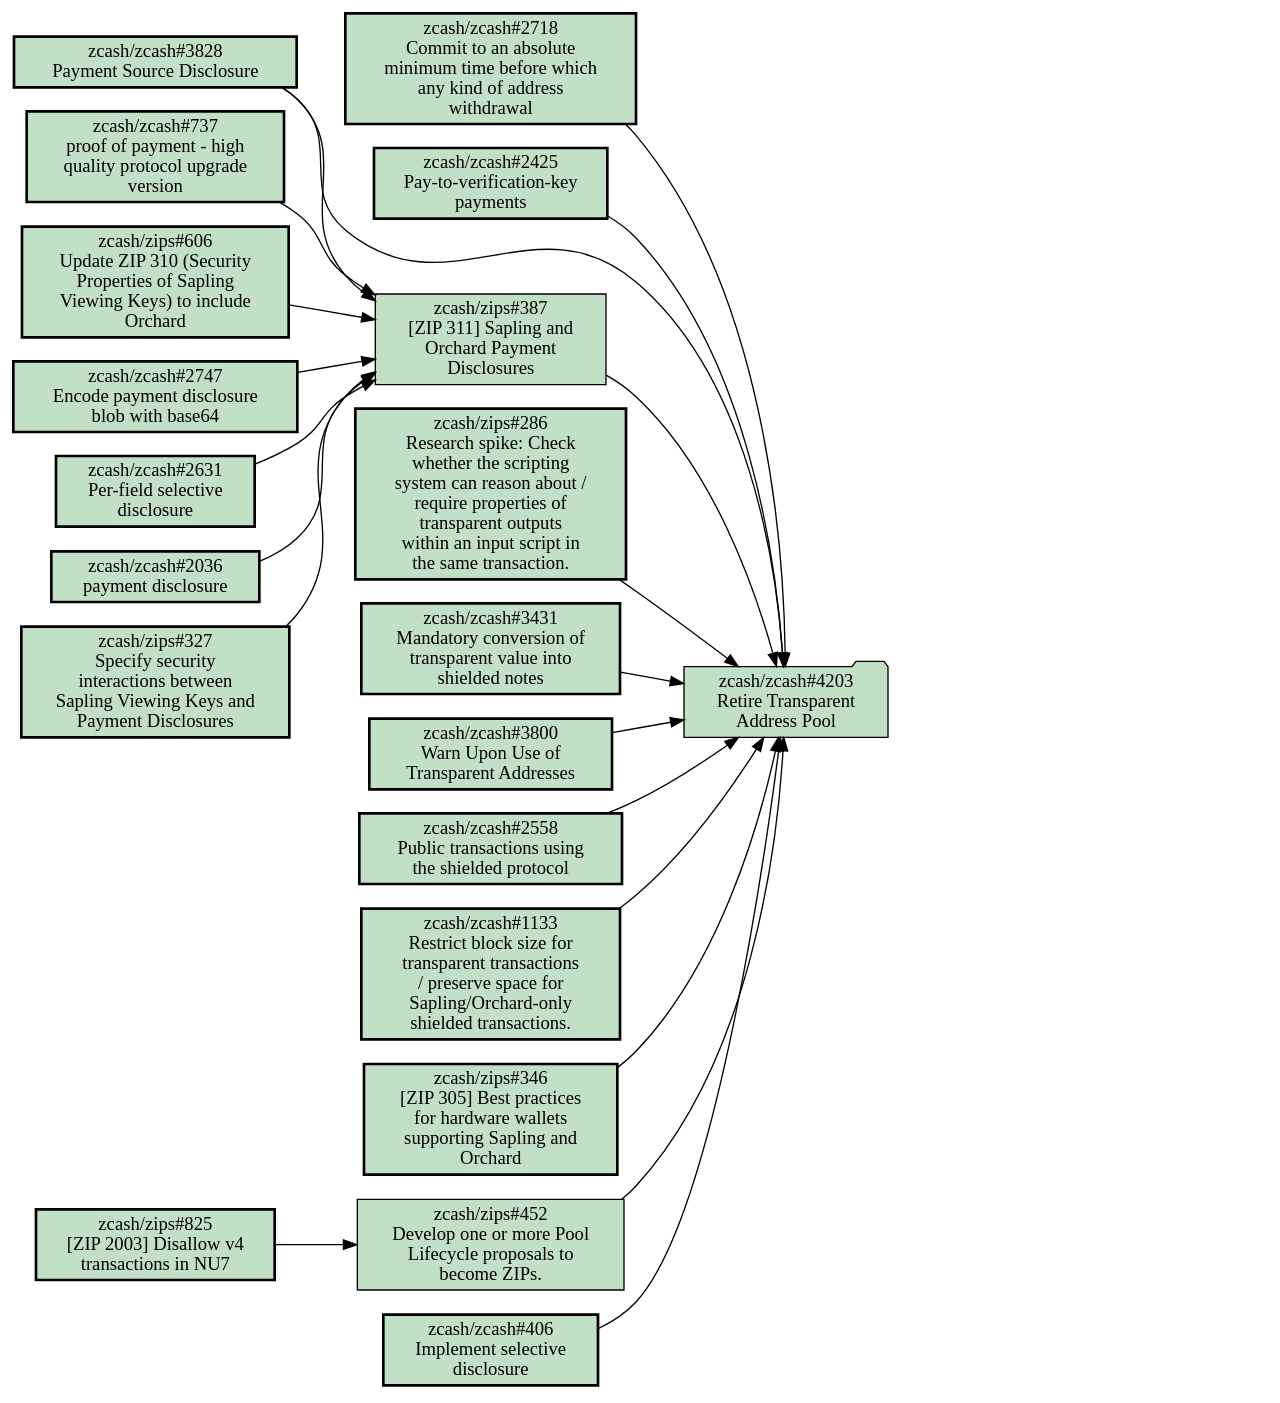
<file: zcash-transparent-deprecation-dag.html>
<!DOCTYPE html>
<html>
  <head>
    <title>Zcash transparent-deprecation DAG</title>

    <!-- Pan/zoom SVGs -->
    <script src="https://bumbu.me/svg-pan-zoom/dist/svg-pan-zoom.min.js"></script>

    <link rel="stylesheet" href="zcash-dag.css">
    <style>
      @media (prefers-color-scheme: dark) {
        body {
          /* Material dark theme surface colour */
          background-color: #121212;
        }
      }
    </style>
  </head>
  <body>
    <div id="dag"><svg width="664pt" height="1037pt"
 viewBox="0.00 0.00 664.00 1037.00" xmlns="http://www.w3.org/2000/svg" xmlns:xlink="http://www.w3.org/1999/xlink">
<g id="graph0" class="graph" transform="scale(1 1) rotate(0) translate(4 1033)">
<polygon fill="white" stroke="transparent" points="-4,4 -4,-1033 660,-1033 660,4 -4,4"/>
<!-- zcash/zcash#2718 -->
<g id="node1" class="node open">
<title>zcash/zcash#2718</title>
<g id="a_node1"><a xlink:href="https://github.com/zcash/zcash/issues/2718" xlink:title="zcash/zcash#2718&#10;Commit to an absolute&#10;minimum time before which&#10;any kind of address&#10;withdrawal" target="_blank">
<polygon fill="#c2e0c6" stroke="black" stroke-width="2" points="467,-1029 249,-1029 249,-946 467,-946 467,-1029"/>
<text text-anchor="middle" x="358" y="-1013.8" font-family="Times,serif" font-size="14.00">zcash/zcash#2718</text>
<text text-anchor="middle" x="358" y="-998.8" font-family="Times,serif" font-size="14.00">Commit to an absolute</text>
<text text-anchor="middle" x="358" y="-983.8" font-family="Times,serif" font-size="14.00">minimum time before which</text>
<text text-anchor="middle" x="358" y="-968.8" font-family="Times,serif" font-size="14.00">any kind of address</text>
<text text-anchor="middle" x="358" y="-953.8" font-family="Times,serif" font-size="14.00">withdrawal</text>
</a>
</g>
</g>
<!-- zcash/zcash#4203 -->
<g id="node2" class="node open">
<title>zcash/zcash#4203</title>
<g id="a_node2"><a xlink:href="https://github.com/zcash/zcash/issues/4203" xlink:title="zcash/zcash#4203&#10;Retire Transparent&#10;Address Pool" target="_blank">
<polygon fill="#c2e0c6" stroke="black" points="656,-539 653,-543 632,-543 629,-539 503,-539 503,-486 656,-486 656,-539"/>
<text text-anchor="middle" x="579.5" y="-523.8" font-family="Times,serif" font-size="14.00">zcash/zcash#4203</text>
<text text-anchor="middle" x="579.5" y="-508.8" font-family="Times,serif" font-size="14.00">Retire Transparent</text>
<text text-anchor="middle" x="579.5" y="-493.8" font-family="Times,serif" font-size="14.00">Address Pool</text>
</a>
</g>
</g>
<!-- zcash/zcash#2718&#45;&gt;zcash/zcash#4203 -->
<g id="edge1" class="edge">
<title>zcash/zcash#2718&#45;&gt;zcash/zcash#4203</title>
<path fill="none" stroke="black" d="M459.28,-945.6C462.03,-943.05 464.61,-940.35 467,-937.5 564.34,-821.2 577.74,-629.19 578.87,-549.23"/>
<polygon fill="black" stroke="black" points="582.37,-549.18 578.95,-539.15 575.37,-549.12 582.37,-549.18"/>
</g>
<!-- zcash/zcash#2425 -->
<g id="node3" class="node open">
<title>zcash/zcash#2425</title>
<g id="a_node3"><a xlink:href="https://github.com/zcash/zcash/issues/2425" xlink:title="zcash/zcash#2425&#10;Pay&#45;to&#45;verification&#45;key&#10;payments" target="_blank">
<polygon fill="#c2e0c6" stroke="black" stroke-width="2" points="445.5,-928 270.5,-928 270.5,-875 445.5,-875 445.5,-928"/>
<text text-anchor="middle" x="358" y="-912.8" font-family="Times,serif" font-size="14.00">zcash/zcash#2425</text>
<text text-anchor="middle" x="358" y="-897.8" font-family="Times,serif" font-size="14.00">Pay&#45;to&#45;verification&#45;key</text>
<text text-anchor="middle" x="358" y="-882.8" font-family="Times,serif" font-size="14.00">payments</text>
</a>
</g>
</g>
<!-- zcash/zcash#2425&#45;&gt;zcash/zcash#4203 -->
<g id="edge2" class="edge">
<title>zcash/zcash#2425&#45;&gt;zcash/zcash#4203</title>
<path fill="none" stroke="black" d="M445.5,-877.2C453.42,-872.56 460.79,-867.05 467,-860.5 551.31,-771.63 571.87,-618.84 576.88,-549.12"/>
<polygon fill="black" stroke="black" points="580.38,-549.27 577.54,-539.06 573.39,-548.81 580.38,-549.27"/>
</g>
<!-- zcash/zips#387 -->
<g id="node4" class="node open">
<title>zcash/zips#387</title>
<g id="a_node4"><a xlink:href="https://github.com/zcash/zips/issues/387" xlink:title="zcash/zips#387&#10;[ZIP 311] Sapling and&#10;Orchard Payment&#10;Disclosures" target="_blank">
<polygon fill="#c2e0c6" stroke="black" points="444.5,-818.5 271.5,-818.5 271.5,-750.5 444.5,-750.5 444.5,-818.5"/>
<text text-anchor="middle" x="358" y="-803.3" font-family="Times,serif" font-size="14.00">zcash/zips#387</text>
<text text-anchor="middle" x="358" y="-788.3" font-family="Times,serif" font-size="14.00">[ZIP 311] Sapling and</text>
<text text-anchor="middle" x="358" y="-773.3" font-family="Times,serif" font-size="14.00">Orchard Payment</text>
<text text-anchor="middle" x="358" y="-758.3" font-family="Times,serif" font-size="14.00">Disclosures</text>
</a>
</g>
</g>
<!-- zcash/zips#387&#45;&gt;zcash/zcash#4203 -->
<g id="edge3" class="edge">
<title>zcash/zips#387&#45;&gt;zcash/zcash#4203</title>
<path fill="none" stroke="black" d="M444.6,-757.61C452.69,-753.01 460.34,-747.68 467,-741.5 524.45,-688.16 555.8,-598.87 569.65,-549.01"/>
<polygon fill="black" stroke="black" points="573.05,-549.86 572.27,-539.29 566.29,-548.03 573.05,-549.86"/>
</g>
<!-- zcash/zcash#3828 -->
<g id="node5" class="node open">
<title>zcash/zcash#3828</title>
<g id="a_node5"><a xlink:href="https://github.com/zcash/zcash/issues/3828" xlink:title="zcash/zcash#3828&#10;Payment Source Disclosure" target="_blank">
<polygon fill="#c2e0c6" stroke="black" stroke-width="2" points="212.5,-1011.5 0.5,-1011.5 0.5,-973.5 212.5,-973.5 212.5,-1011.5"/>
<text text-anchor="middle" x="106.5" y="-996.3" font-family="Times,serif" font-size="14.00">zcash/zcash#3828</text>
<text text-anchor="middle" x="106.5" y="-981.3" font-family="Times,serif" font-size="14.00">Payment Source Disclosure</text>
</a>
</g>
</g>
<!-- zcash/zcash#3828&#45;&gt;zcash/zcash#4203 -->
<g id="edge4" class="edge">
<title>zcash/zcash#3828&#45;&gt;zcash/zcash#4203</title>
<path fill="none" stroke="black" d="M201.14,-973.34C205.37,-970.75 209.36,-967.82 213,-964.5 247.29,-933.24 213.45,-896.32 249,-866.5 324.41,-803.25 391.96,-891.19 467,-827.5 551.38,-755.87 571.92,-616.04 576.91,-549.46"/>
<polygon fill="black" stroke="black" points="580.41,-549.63 577.58,-539.42 573.42,-549.16 580.41,-549.63"/>
</g>
<!-- zcash/zcash#3828&#45;&gt;zcash/zips#387 -->
<g id="edge5" class="edge">
<title>zcash/zcash#3828&#45;&gt;zcash/zips#387</title>
<path fill="none" stroke="black" d="M201.97,-973.4C205.93,-970.79 209.64,-967.84 213,-964.5 256.15,-921.65 209.39,-878.64 249,-832.5 253.17,-827.65 257.92,-823.26 263.05,-819.31"/>
<polygon fill="black" stroke="black" points="265.24,-822.05 271.41,-813.44 261.21,-816.32 265.24,-822.05"/>
</g>
<!-- zcash/zips#286 -->
<g id="node6" class="node open">
<title>zcash/zips#286</title>
<g id="a_node6"><a xlink:href="https://github.com/zcash/zips/issues/286" xlink:title="zcash/zips#286&#10;Research spike: Check&#10;whether the scripting&#10;system can reason about /&#10;require properties of&#10;transparent outputs&#10;within an input script in&#10;the same transaction." target="_blank">
<polygon fill="#c2e0c6" stroke="black" stroke-width="2" points="459.5,-732.5 256.5,-732.5 256.5,-604.5 459.5,-604.5 459.5,-732.5"/>
<text text-anchor="middle" x="358" y="-717.3" font-family="Times,serif" font-size="14.00">zcash/zips#286</text>
<text text-anchor="middle" x="358" y="-702.3" font-family="Times,serif" font-size="14.00">Research spike: Check</text>
<text text-anchor="middle" x="358" y="-687.3" font-family="Times,serif" font-size="14.00">whether the scripting</text>
<text text-anchor="middle" x="358" y="-672.3" font-family="Times,serif" font-size="14.00">system can reason about /</text>
<text text-anchor="middle" x="358" y="-657.3" font-family="Times,serif" font-size="14.00">require properties of</text>
<text text-anchor="middle" x="358" y="-642.3" font-family="Times,serif" font-size="14.00">transparent outputs</text>
<text text-anchor="middle" x="358" y="-627.3" font-family="Times,serif" font-size="14.00">within an input script in</text>
<text text-anchor="middle" x="358" y="-612.3" font-family="Times,serif" font-size="14.00">the same transaction.</text>
</a>
</g>
</g>
<!-- zcash/zips#286&#45;&gt;zcash/zcash#4203 -->
<g id="edge6" class="edge">
<title>zcash/zips#286&#45;&gt;zcash/zcash#4203</title>
<path fill="none" stroke="black" d="M454.28,-604.45C458.59,-601.44 462.85,-598.45 467,-595.5 489.83,-579.3 514.87,-560.73 535.42,-545.28"/>
<polygon fill="black" stroke="black" points="537.77,-547.89 543.65,-539.08 533.56,-542.3 537.77,-547.89"/>
</g>
<!-- zcash/zcash#3431 -->
<g id="node7" class="node open">
<title>zcash/zcash#3431</title>
<g id="a_node7"><a xlink:href="https://github.com/zcash/zcash/issues/3431" xlink:title="zcash/zcash#3431&#10;Mandatory conversion of&#10;transparent value into&#10;shielded notes" target="_blank">
<polygon fill="#c2e0c6" stroke="black" stroke-width="2" points="455,-586.5 261,-586.5 261,-518.5 455,-518.5 455,-586.5"/>
<text text-anchor="middle" x="358" y="-571.3" font-family="Times,serif" font-size="14.00">zcash/zcash#3431</text>
<text text-anchor="middle" x="358" y="-556.3" font-family="Times,serif" font-size="14.00">Mandatory conversion of</text>
<text text-anchor="middle" x="358" y="-541.3" font-family="Times,serif" font-size="14.00">transparent value into</text>
<text text-anchor="middle" x="358" y="-526.3" font-family="Times,serif" font-size="14.00">shielded notes</text>
</a>
</g>
</g>
<!-- zcash/zcash#3431&#45;&gt;zcash/zcash#4203 -->
<g id="edge7" class="edge">
<title>zcash/zcash#3431&#45;&gt;zcash/zcash#4203</title>
<path fill="none" stroke="black" d="M455.28,-534.96C467.69,-532.69 480.35,-530.39 492.58,-528.16"/>
<polygon fill="black" stroke="black" points="493.54,-531.54 502.75,-526.3 492.28,-524.66 493.54,-531.54"/>
</g>
<!-- zcash/zcash#737 -->
<g id="node8" class="node open">
<title>zcash/zcash#737</title>
<g id="a_node8"><a xlink:href="https://github.com/zcash/zcash/issues/737" xlink:title="zcash/zcash#737&#10;proof of payment &#45; high&#10;quality protocol upgrade&#10;version" target="_blank">
<polygon fill="#c2e0c6" stroke="black" stroke-width="2" points="203,-955.5 10,-955.5 10,-887.5 203,-887.5 203,-955.5"/>
<text text-anchor="middle" x="106.5" y="-940.3" font-family="Times,serif" font-size="14.00">zcash/zcash#737</text>
<text text-anchor="middle" x="106.5" y="-925.3" font-family="Times,serif" font-size="14.00">proof of payment &#45; high</text>
<text text-anchor="middle" x="106.5" y="-910.3" font-family="Times,serif" font-size="14.00">quality protocol upgrade</text>
<text text-anchor="middle" x="106.5" y="-895.3" font-family="Times,serif" font-size="14.00">version</text>
</a>
</g>
</g>
<!-- zcash/zcash#737&#45;&gt;zcash/zips#387 -->
<g id="edge8" class="edge">
<title>zcash/zcash#737&#45;&gt;zcash/zips#387</title>
<path fill="none" stroke="black" d="M199.76,-887.4C204.37,-884.62 208.82,-881.66 213,-878.5 233.72,-862.85 228.53,-848.47 249,-832.5 253.3,-829.15 257.87,-825.97 262.6,-822.98"/>
<polygon fill="black" stroke="black" points="264.51,-825.92 271.29,-817.78 260.91,-819.91 264.51,-825.92"/>
</g>
<!-- zcash/zcash#3800 -->
<g id="node9" class="node open">
<title>zcash/zcash#3800</title>
<g id="a_node9"><a xlink:href="https://github.com/zcash/zcash/issues/3800" xlink:title="zcash/zcash#3800&#10;Warn Upon Use of&#10;Transparent Addresses" target="_blank">
<polygon fill="#c2e0c6" stroke="black" stroke-width="2" points="449,-500 267,-500 267,-447 449,-447 449,-500"/>
<text text-anchor="middle" x="358" y="-484.8" font-family="Times,serif" font-size="14.00">zcash/zcash#3800</text>
<text text-anchor="middle" x="358" y="-469.8" font-family="Times,serif" font-size="14.00">Warn Upon Use of</text>
<text text-anchor="middle" x="358" y="-454.8" font-family="Times,serif" font-size="14.00">Transparent Addresses</text>
</a>
</g>
</g>
<!-- zcash/zcash#3800&#45;&gt;zcash/zcash#4203 -->
<g id="edge9" class="edge">
<title>zcash/zcash#3800&#45;&gt;zcash/zcash#4203</title>
<path fill="none" stroke="black" d="M449.23,-489.53C463.74,-492.11 478.71,-494.77 493.1,-497.33"/>
<polygon fill="black" stroke="black" points="492.5,-500.78 502.96,-499.08 493.73,-493.89 492.5,-500.78"/>
</g>
<!-- zcash/zips#606 -->
<g id="node10" class="node open">
<title>zcash/zips#606</title>
<g id="a_node10"><a xlink:href="https://github.com/zcash/zips/issues/606" xlink:title="zcash/zips#606&#10;Update ZIP 310 (Security&#10;Properties of Sapling&#10;Viewing Keys) to include&#10;Orchard" target="_blank">
<polygon fill="#c2e0c6" stroke="black" stroke-width="2" points="206.5,-869 6.5,-869 6.5,-786 206.5,-786 206.5,-869"/>
<text text-anchor="middle" x="106.5" y="-853.8" font-family="Times,serif" font-size="14.00">zcash/zips#606</text>
<text text-anchor="middle" x="106.5" y="-838.8" font-family="Times,serif" font-size="14.00">Update ZIP 310 (Security</text>
<text text-anchor="middle" x="106.5" y="-823.8" font-family="Times,serif" font-size="14.00">Properties of Sapling</text>
<text text-anchor="middle" x="106.5" y="-808.8" font-family="Times,serif" font-size="14.00">Viewing Keys) to include</text>
<text text-anchor="middle" x="106.5" y="-793.8" font-family="Times,serif" font-size="14.00">Orchard</text>
</a>
</g>
</g>
<!-- zcash/zips#606&#45;&gt;zcash/zips#387 -->
<g id="edge10" class="edge">
<title>zcash/zips#606&#45;&gt;zcash/zips#387</title>
<path fill="none" stroke="black" d="M206.83,-810.38C224.66,-807.31 243.22,-804.11 260.96,-801.05"/>
<polygon fill="black" stroke="black" points="262.04,-804.42 271.3,-799.27 260.85,-797.52 262.04,-804.42"/>
</g>
<!-- zcash/zcash#2558 -->
<g id="node11" class="node open">
<title>zcash/zcash#2558</title>
<g id="a_node11"><a xlink:href="https://github.com/zcash/zcash/issues/2558" xlink:title="zcash/zcash#2558&#10;Public transactions using&#10;the shielded protocol" target="_blank">
<polygon fill="#c2e0c6" stroke="black" stroke-width="2" points="456.5,-429 259.5,-429 259.5,-376 456.5,-376 456.5,-429"/>
<text text-anchor="middle" x="358" y="-413.8" font-family="Times,serif" font-size="14.00">zcash/zcash#2558</text>
<text text-anchor="middle" x="358" y="-398.8" font-family="Times,serif" font-size="14.00">Public transactions using</text>
<text text-anchor="middle" x="358" y="-383.8" font-family="Times,serif" font-size="14.00">the shielded protocol</text>
</a>
</g>
</g>
<!-- zcash/zcash#2558&#45;&gt;zcash/zcash#4203 -->
<g id="edge11" class="edge">
<title>zcash/zcash#2558&#45;&gt;zcash/zcash#4203</title>
<path fill="none" stroke="black" d="M445.6,-429.08C452.94,-432.02 460.16,-435.16 467,-438.5 490.75,-450.09 515.41,-465.99 535.48,-480.08"/>
<polygon fill="black" stroke="black" points="533.6,-483.04 543.78,-485.99 537.66,-477.34 533.6,-483.04"/>
</g>
<!-- zcash/zcash#2747 -->
<g id="node12" class="node open">
<title>zcash/zcash#2747</title>
<g id="a_node12"><a xlink:href="https://github.com/zcash/zcash/issues/2747" xlink:title="zcash/zcash#2747&#10;Encode payment disclosure&#10;blob with base64" target="_blank">
<polygon fill="#c2e0c6" stroke="black" stroke-width="2" points="213,-768 0,-768 0,-715 213,-715 213,-768"/>
<text text-anchor="middle" x="106.5" y="-752.8" font-family="Times,serif" font-size="14.00">zcash/zcash#2747</text>
<text text-anchor="middle" x="106.5" y="-737.8" font-family="Times,serif" font-size="14.00">Encode payment disclosure</text>
<text text-anchor="middle" x="106.5" y="-722.8" font-family="Times,serif" font-size="14.00">blob with base64</text>
</a>
</g>
</g>
<!-- zcash/zcash#2747&#45;&gt;zcash/zips#387 -->
<g id="edge12" class="edge">
<title>zcash/zcash#2747&#45;&gt;zcash/zips#387</title>
<path fill="none" stroke="black" d="M213.31,-759.74C229.22,-762.48 245.54,-765.29 261.23,-767.99"/>
<polygon fill="black" stroke="black" points="260.98,-771.5 271.43,-769.75 262.17,-764.6 260.98,-771.5"/>
</g>
<!-- zcash/zcash#2631 -->
<g id="node13" class="node open">
<title>zcash/zcash#2631</title>
<g id="a_node13"><a xlink:href="https://github.com/zcash/zcash/issues/2631" xlink:title="zcash/zcash#2631&#10;Per&#45;field selective&#10;disclosure" target="_blank">
<polygon fill="#c2e0c6" stroke="black" stroke-width="2" points="181,-697 32,-697 32,-644 181,-644 181,-697"/>
<text text-anchor="middle" x="106.5" y="-681.8" font-family="Times,serif" font-size="14.00">zcash/zcash#2631</text>
<text text-anchor="middle" x="106.5" y="-666.8" font-family="Times,serif" font-size="14.00">Per&#45;field selective</text>
<text text-anchor="middle" x="106.5" y="-651.8" font-family="Times,serif" font-size="14.00">disclosure</text>
</a>
</g>
</g>
<!-- zcash/zcash#2631&#45;&gt;zcash/zips#387 -->
<g id="edge13" class="edge">
<title>zcash/zcash#2631&#45;&gt;zcash/zips#387</title>
<path fill="none" stroke="black" d="M181.2,-690.93C192.23,-695.31 203.18,-700.48 213,-706.5 232.02,-718.17 230.27,-729.36 249,-741.5 253.28,-744.28 257.77,-746.92 262.39,-749.44"/>
<polygon fill="black" stroke="black" points="260.91,-752.62 271.4,-754.12 264.14,-746.4 260.91,-752.62"/>
</g>
<!-- zcash/zcash#2036 -->
<g id="node14" class="node open">
<title>zcash/zcash#2036</title>
<g id="a_node14"><a xlink:href="https://github.com/zcash/zcash/issues/2036" xlink:title="zcash/zcash#2036&#10;payment disclosure" target="_blank">
<polygon fill="#c2e0c6" stroke="black" stroke-width="2" points="184.5,-625.5 28.5,-625.5 28.5,-587.5 184.5,-587.5 184.5,-625.5"/>
<text text-anchor="middle" x="106.5" y="-610.3" font-family="Times,serif" font-size="14.00">zcash/zcash#2036</text>
<text text-anchor="middle" x="106.5" y="-595.3" font-family="Times,serif" font-size="14.00">payment disclosure</text>
</a>
</g>
</g>
<!-- zcash/zcash#2036&#45;&gt;zcash/zips#387 -->
<g id="edge14" class="edge">
<title>zcash/zcash#2036&#45;&gt;zcash/zips#387</title>
<path fill="none" stroke="black" d="M184.55,-618.04C195.01,-622.23 204.91,-627.88 213,-635.5 249.21,-669.63 214.74,-705.42 249,-741.5 253.14,-745.86 257.78,-749.79 262.74,-753.32"/>
<polygon fill="black" stroke="black" points="261.08,-756.42 271.38,-758.91 264.89,-750.54 261.08,-756.42"/>
</g>
<!-- zcash/zcash#1133 -->
<g id="node15" class="node open">
<title>zcash/zcash#1133</title>
<g id="a_node15"><a xlink:href="https://github.com/zcash/zcash/issues/1133" xlink:title="zcash/zcash#1133&#10;Restrict block size for&#10;transparent transactions&#10;/ preserve space for&#10;Sapling/Orchard&#45;only&#10;shielded transactions." target="_blank">
<polygon fill="#c2e0c6" stroke="black" stroke-width="2" points="455,-357.5 261,-357.5 261,-259.5 455,-259.5 455,-357.5"/>
<text text-anchor="middle" x="358" y="-342.3" font-family="Times,serif" font-size="14.00">zcash/zcash#1133</text>
<text text-anchor="middle" x="358" y="-327.3" font-family="Times,serif" font-size="14.00">Restrict block size for</text>
<text text-anchor="middle" x="358" y="-312.3" font-family="Times,serif" font-size="14.00">transparent transactions</text>
<text text-anchor="middle" x="358" y="-297.3" font-family="Times,serif" font-size="14.00">/ preserve space for</text>
<text text-anchor="middle" x="358" y="-282.3" font-family="Times,serif" font-size="14.00">Sapling/Orchard&#45;only</text>
<text text-anchor="middle" x="358" y="-267.3" font-family="Times,serif" font-size="14.00">shielded transactions.</text>
</a>
</g>
</g>
<!-- zcash/zcash#1133&#45;&gt;zcash/zcash#4203 -->
<g id="edge15" class="edge">
<title>zcash/zcash#1133&#45;&gt;zcash/zcash#4203</title>
<path fill="none" stroke="black" d="M454.46,-357.63C458.82,-360.81 463.02,-364.1 467,-367.5 504.28,-399.39 537.17,-445.59 557.39,-477.22"/>
<polygon fill="black" stroke="black" points="554.46,-479.13 562.75,-485.73 560.38,-475.4 554.46,-479.13"/>
</g>
<!-- zcash/zips#346 -->
<g id="node16" class="node open">
<title>zcash/zips#346</title>
<g id="a_node16"><a xlink:href="https://github.com/zcash/zips/issues/346" xlink:title="zcash/zips#346&#10;[ZIP 305] Best practices&#10;for hardware wallets&#10;supporting Sapling and&#10;Orchard" target="_blank">
<polygon fill="#c2e0c6" stroke="black" stroke-width="2" points="453,-241 263,-241 263,-158 453,-158 453,-241"/>
<text text-anchor="middle" x="358" y="-225.8" font-family="Times,serif" font-size="14.00">zcash/zips#346</text>
<text text-anchor="middle" x="358" y="-210.8" font-family="Times,serif" font-size="14.00">[ZIP 305] Best practices</text>
<text text-anchor="middle" x="358" y="-195.8" font-family="Times,serif" font-size="14.00">for hardware wallets</text>
<text text-anchor="middle" x="358" y="-180.8" font-family="Times,serif" font-size="14.00">supporting Sapling and</text>
<text text-anchor="middle" x="358" y="-165.8" font-family="Times,serif" font-size="14.00">Orchard</text>
</a>
</g>
</g>
<!-- zcash/zips#346&#45;&gt;zcash/zcash#4203 -->
<g id="edge16" class="edge">
<title>zcash/zips#346&#45;&gt;zcash/zcash#4203</title>
<path fill="none" stroke="black" d="M453.07,-238.27C458.06,-242.02 462.76,-246.09 467,-250.5 529.3,-315.26 559.34,-420.16 571.53,-475.54"/>
<polygon fill="black" stroke="black" points="568.16,-476.54 573.66,-485.6 575.01,-475.09 568.16,-476.54"/>
</g>
<!-- zcash/zips#825 -->
<g id="node17" class="node open">
<title>zcash/zips#825</title>
<g id="a_node17"><a xlink:href="https://github.com/zcash/zips/issues/825" xlink:title="zcash/zips#825&#10;[ZIP 2003] Disallow v4&#10;transactions in NU7" target="_blank">
<polygon fill="#c2e0c6" stroke="black" stroke-width="2" points="196,-132 17,-132 17,-79 196,-79 196,-132"/>
<text text-anchor="middle" x="106.5" y="-116.8" font-family="Times,serif" font-size="14.00">zcash/zips#825</text>
<text text-anchor="middle" x="106.5" y="-101.8" font-family="Times,serif" font-size="14.00">[ZIP 2003] Disallow v4</text>
<text text-anchor="middle" x="106.5" y="-86.8" font-family="Times,serif" font-size="14.00">transactions in NU7</text>
</a>
</g>
</g>
<!-- zcash/zips#452 -->
<g id="node18" class="node open">
<title>zcash/zips#452</title>
<g id="a_node18"><a xlink:href="https://github.com/zcash/zips/issues/452" xlink:title="zcash/zips#452&#10;Develop one or more Pool&#10;Lifecycle proposals to&#10;become ZIPs." target="_blank">
<polygon fill="#c2e0c6" stroke="black" points="458,-139.5 258,-139.5 258,-71.5 458,-71.5 458,-139.5"/>
<text text-anchor="middle" x="358" y="-124.3" font-family="Times,serif" font-size="14.00">zcash/zips#452</text>
<text text-anchor="middle" x="358" y="-109.3" font-family="Times,serif" font-size="14.00">Develop one or more Pool</text>
<text text-anchor="middle" x="358" y="-94.3" font-family="Times,serif" font-size="14.00">Lifecycle proposals to</text>
<text text-anchor="middle" x="358" y="-79.3" font-family="Times,serif" font-size="14.00">become ZIPs.</text>
</a>
</g>
</g>
<!-- zcash/zips#825&#45;&gt;zcash/zips#452 -->
<g id="edge17" class="edge">
<title>zcash/zips#825&#45;&gt;zcash/zips#452</title>
<path fill="none" stroke="black" d="M196.17,-105.5C212.79,-105.5 230.35,-105.5 247.52,-105.5"/>
<polygon fill="black" stroke="black" points="247.58,-109 257.58,-105.5 247.58,-102 247.58,-109"/>
</g>
<!-- zcash/zips#452&#45;&gt;zcash/zcash#4203 -->
<g id="edge18" class="edge">
<title>zcash/zips#452&#45;&gt;zcash/zcash#4203</title>
<path fill="none" stroke="black" d="M456.25,-139.58C460.11,-142.62 463.72,-145.91 467,-149.5 553.35,-243.88 572.86,-403.74 577.24,-475.59"/>
<polygon fill="black" stroke="black" points="573.76,-476.14 577.8,-485.94 580.75,-475.77 573.76,-476.14"/>
</g>
<!-- zcash/zips#327 -->
<g id="node19" class="node open">
<title>zcash/zips#327</title>
<g id="a_node19"><a xlink:href="https://github.com/zcash/zips/issues/327" xlink:title="zcash/zips#327&#10;Specify security&#10;interactions between&#10;Sapling Viewing Keys and&#10;Payment Disclosures" target="_blank">
<polygon fill="#c2e0c6" stroke="black" stroke-width="2" points="207,-569 6,-569 6,-486 207,-486 207,-569"/>
<text text-anchor="middle" x="106.5" y="-553.8" font-family="Times,serif" font-size="14.00">zcash/zips#327</text>
<text text-anchor="middle" x="106.5" y="-538.8" font-family="Times,serif" font-size="14.00">Specify security</text>
<text text-anchor="middle" x="106.5" y="-523.8" font-family="Times,serif" font-size="14.00">interactions between</text>
<text text-anchor="middle" x="106.5" y="-508.8" font-family="Times,serif" font-size="14.00">Sapling Viewing Keys and</text>
<text text-anchor="middle" x="106.5" y="-493.8" font-family="Times,serif" font-size="14.00">Payment Disclosures</text>
</a>
</g>
</g>
<!-- zcash/zips#327&#45;&gt;zcash/zips#387 -->
<g id="edge19" class="edge">
<title>zcash/zips#327&#45;&gt;zcash/zips#387</title>
<path fill="none" stroke="black" d="M204.29,-569.05C207.43,-572 210.35,-575.15 213,-578.5 259.01,-636.7 200.94,-684.98 249,-741.5 253.12,-746.34 257.86,-750.65 263,-754.47"/>
<polygon fill="black" stroke="black" points="261.13,-757.43 271.39,-760.08 265.02,-751.61 261.13,-757.43"/>
</g>
<!-- zcash/zcash#406 -->
<g id="node20" class="node open">
<title>zcash/zcash#406</title>
<g id="a_node20"><a xlink:href="https://github.com/zcash/zcash/issues/406" xlink:title="zcash/zcash#406&#10;Implement selective&#10;disclosure" target="_blank">
<polygon fill="#c2e0c6" stroke="black" stroke-width="2" points="438.5,-53 277.5,-53 277.5,0 438.5,0 438.5,-53"/>
<text text-anchor="middle" x="358" y="-37.8" font-family="Times,serif" font-size="14.00">zcash/zcash#406</text>
<text text-anchor="middle" x="358" y="-22.8" font-family="Times,serif" font-size="14.00">Implement selective</text>
<text text-anchor="middle" x="358" y="-7.8" font-family="Times,serif" font-size="14.00">disclosure</text>
</a>
</g>
</g>
<!-- zcash/zcash#406&#45;&gt;zcash/zcash#4203 -->
<g id="edge20" class="edge">
<title>zcash/zcash#406&#45;&gt;zcash/zcash#4203</title>
<path fill="none" stroke="black" d="M438.65,-42.56C449.25,-47.52 459.15,-54.01 467,-62.5 523.47,-123.61 561.45,-379.52 573.98,-475.73"/>
<polygon fill="black" stroke="black" points="570.54,-476.39 575.28,-485.86 577.48,-475.5 570.54,-476.39"/>
</g>
</g>
</svg>
</div>

    <script>
      svgPanZoom('#dag > svg', {
        zoomScaleSensitivity: 0.4
      });
    </script>
  </body>
</html>
</file>
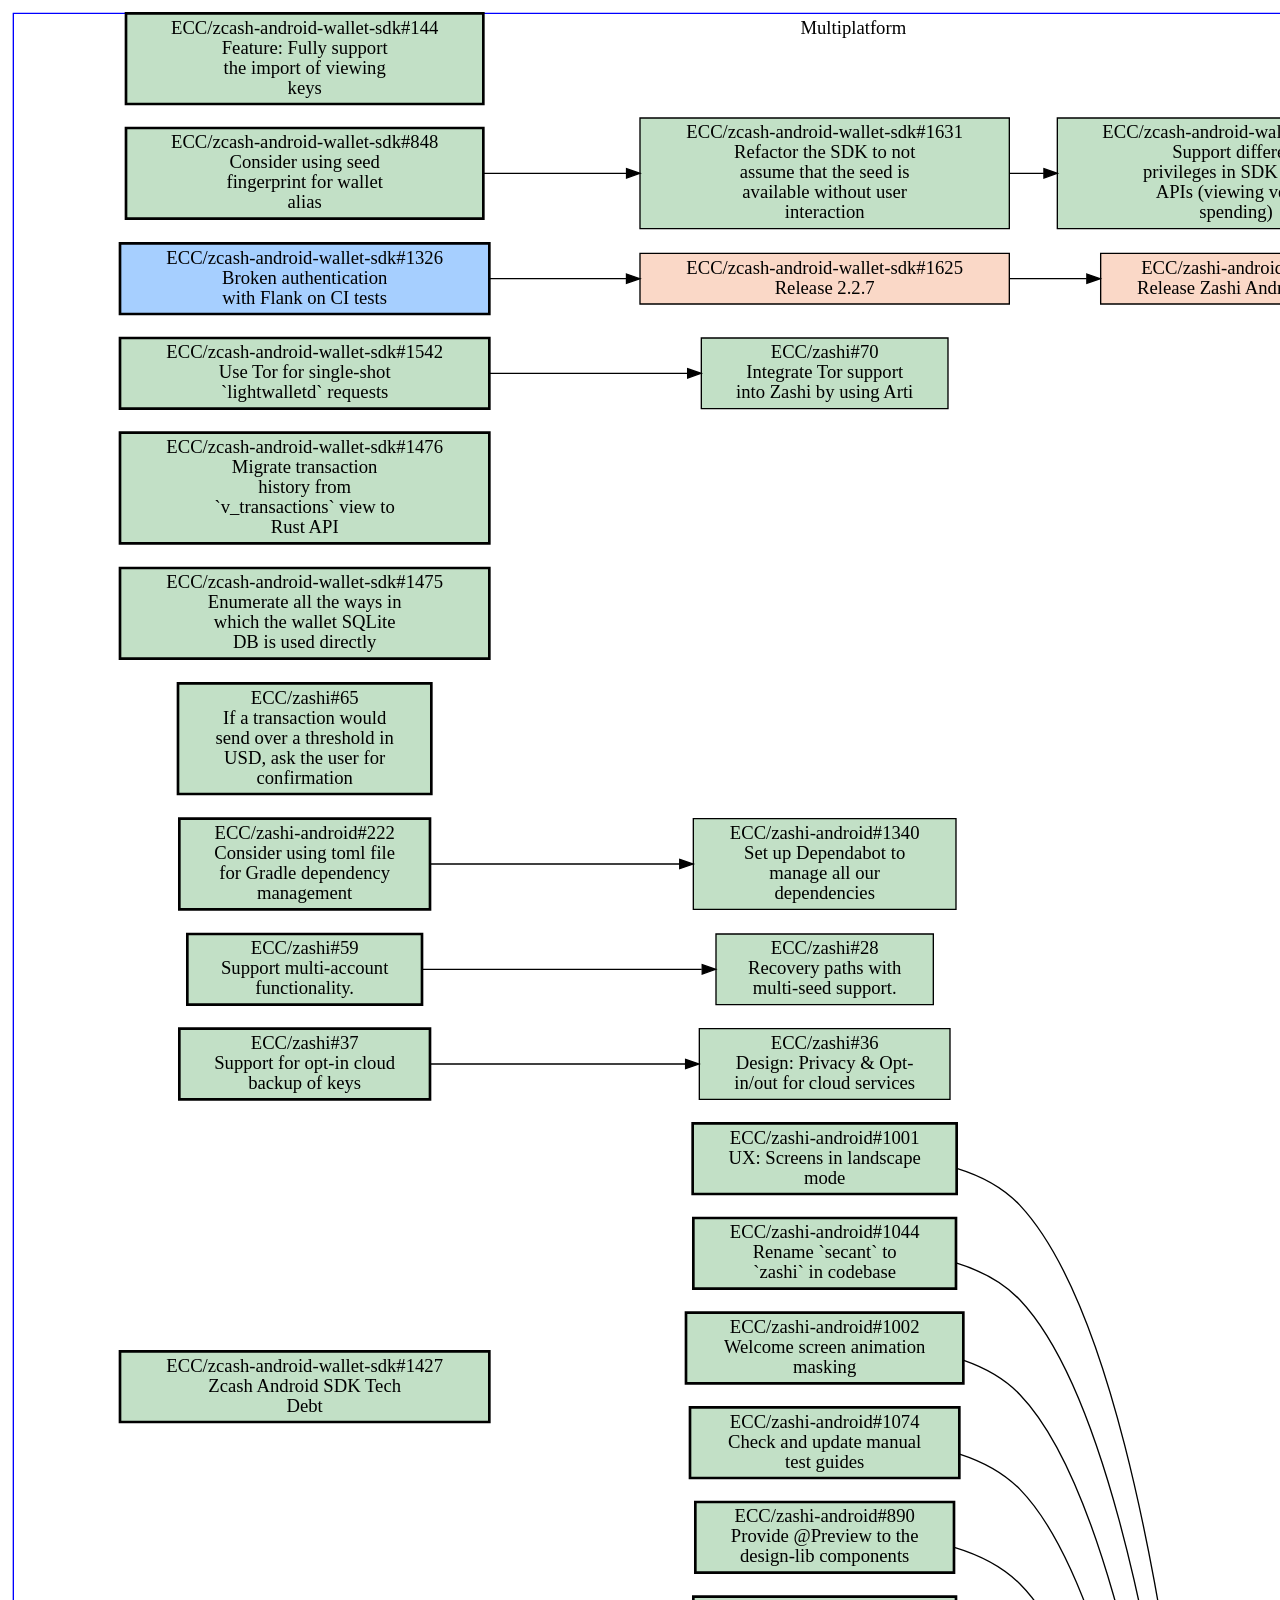
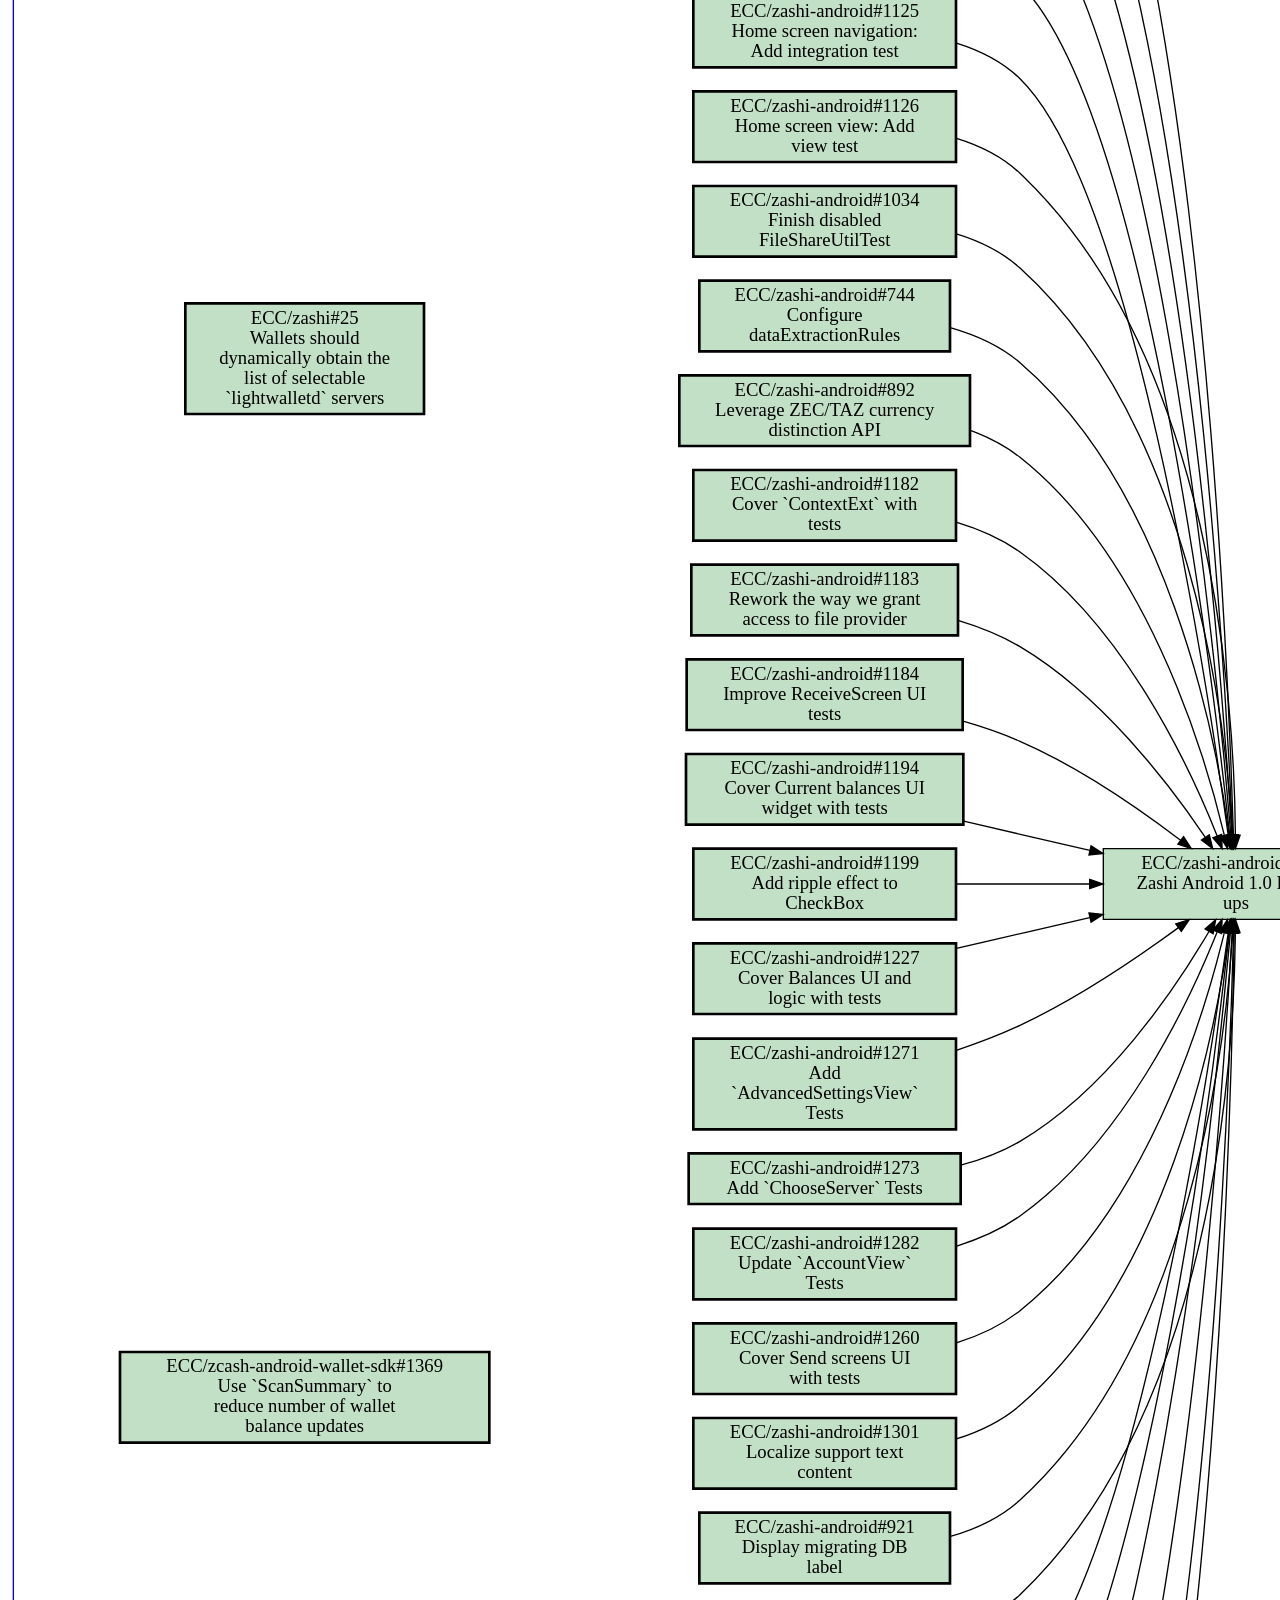
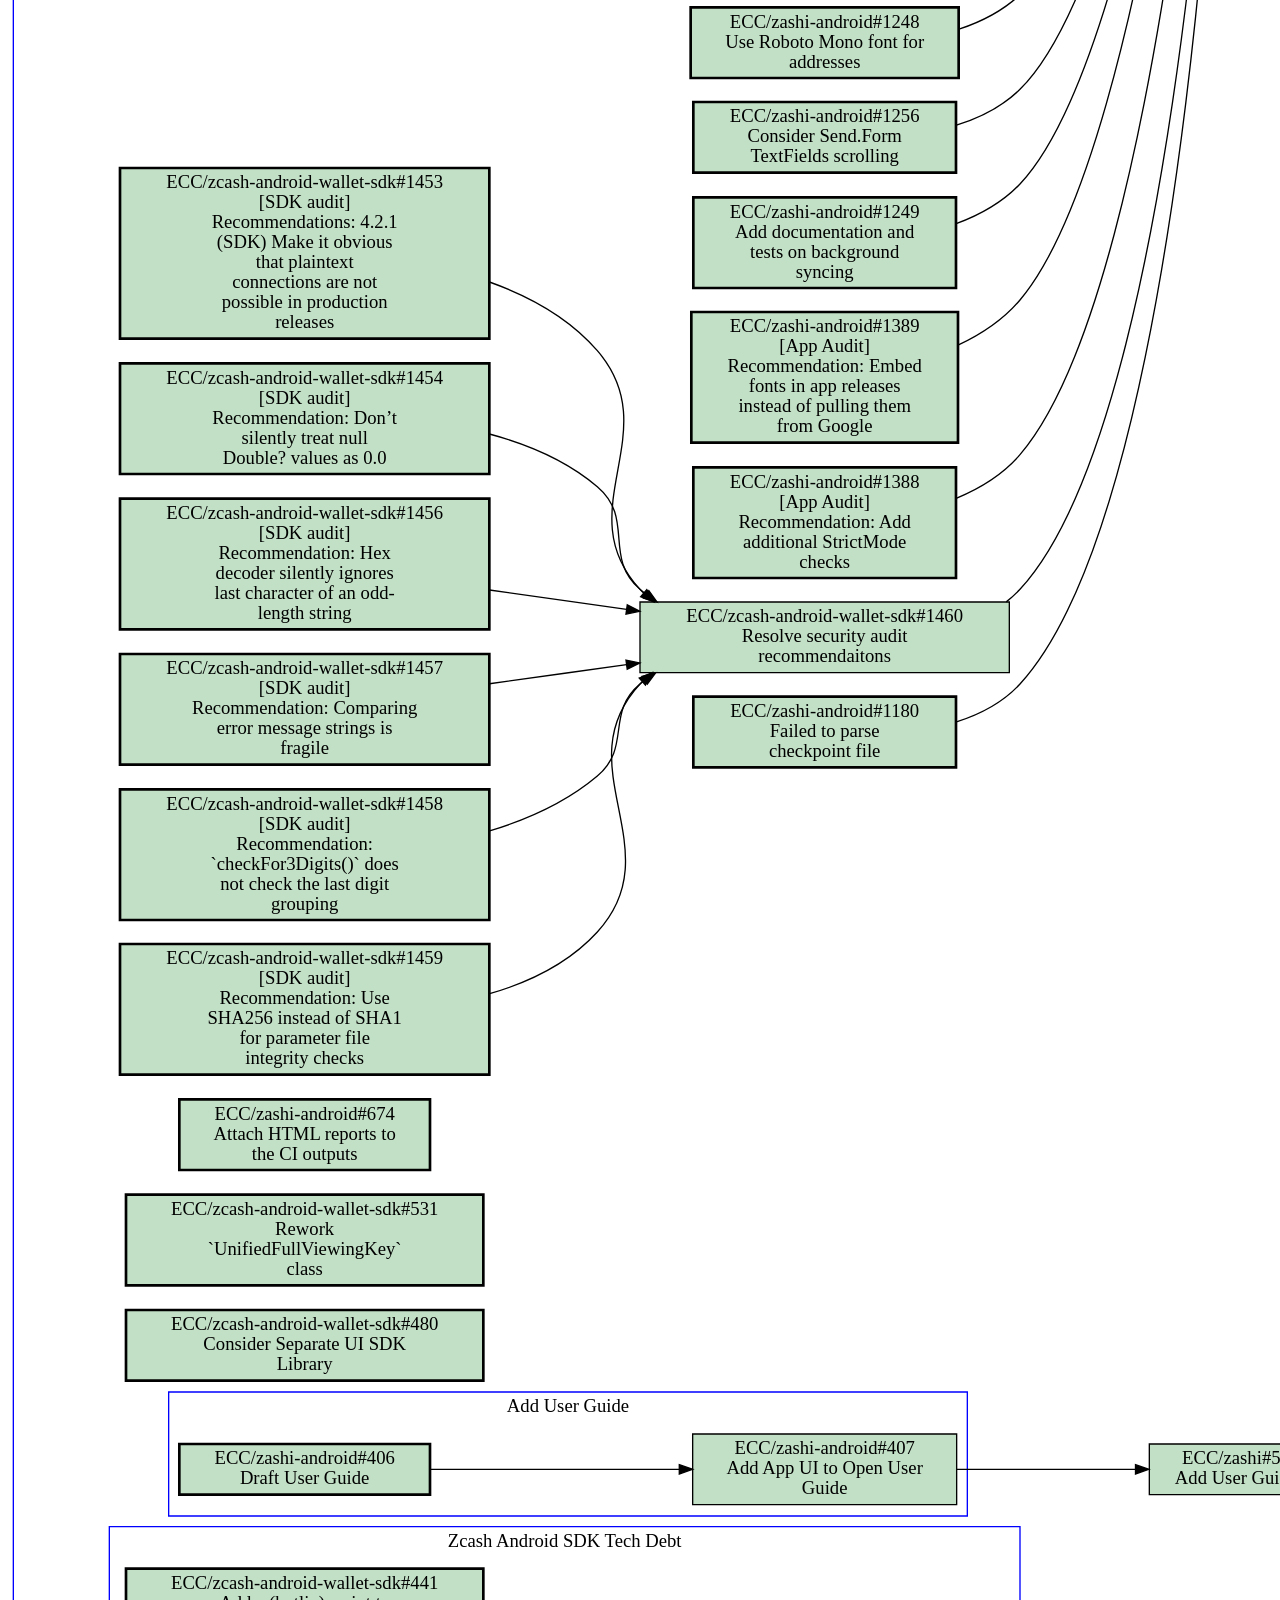
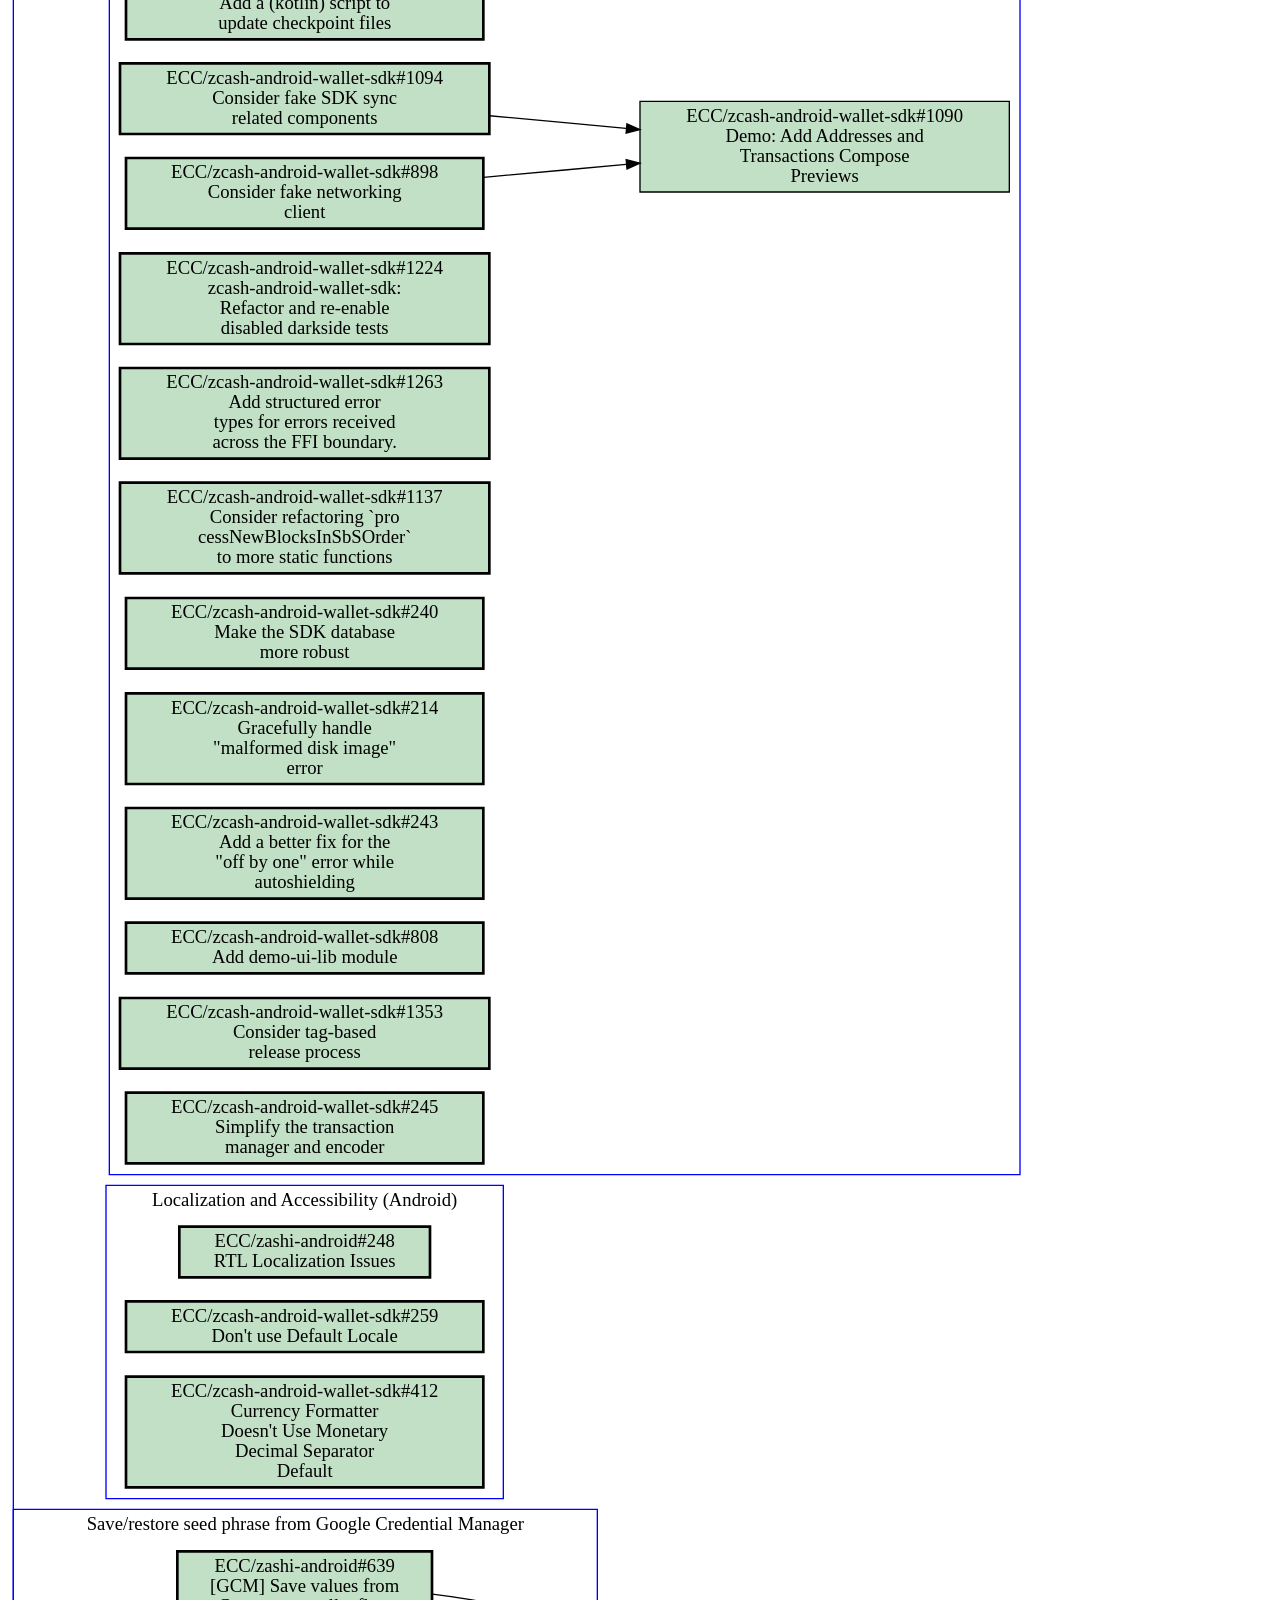
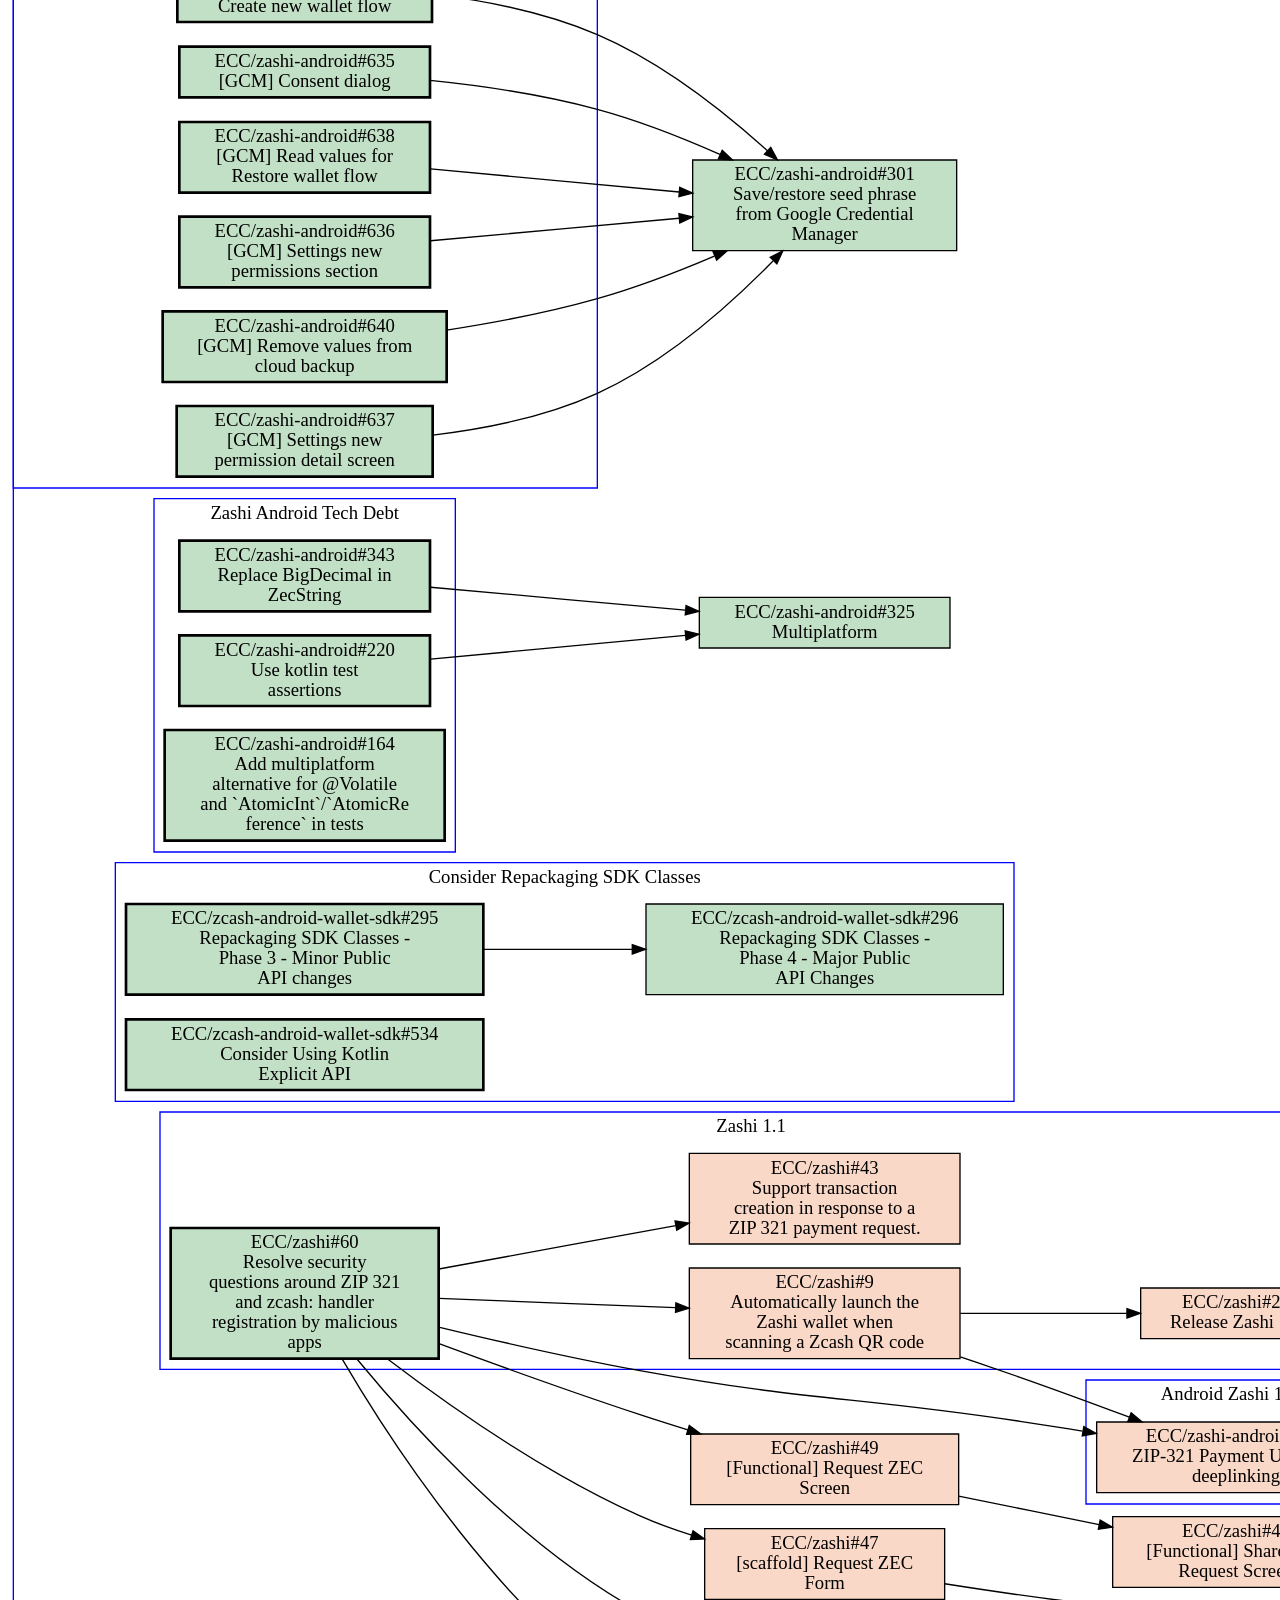
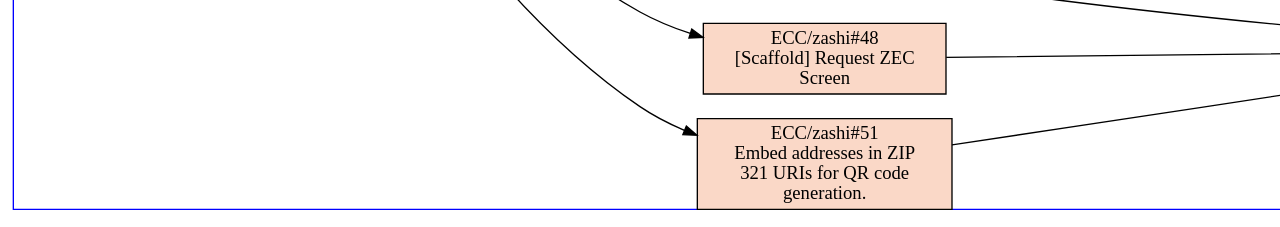
<file: zcash-wallet-android-dag.html>
<!DOCTYPE html>
<html>
  <head>
    <title>Zcash wallet-android DAG</title>

    <!-- Pan/zoom SVGs -->
    <script src="https://bumbu.me/svg-pan-zoom/dist/svg-pan-zoom.min.js"></script>

    <link rel="stylesheet" href="zcash-dag.css">
    <style>
      @media (prefers-color-scheme: dark) {
        body {
          /* Material dark theme surface colour */
          background-color: #121212;
        }
      }
    </style>
  </head>
  <body>
    <div id="dag"><svg width="1268pt" height="6155pt"
 viewBox="0.00 0.00 1268.00 6155.00" xmlns="http://www.w3.org/2000/svg" xmlns:xlink="http://www.w3.org/1999/xlink">
<g id="graph0" class="graph" transform="scale(1 1) rotate(0) translate(4 6151)">
<polygon fill="white" stroke="transparent" points="-4,4 -4,-6151 1264,-6151 1264,4 -4,4"/>
<g id="clust1" class="cluster">
<title>cluster_7</title>
<polygon fill="none" stroke="blue" points="105.5,-718 105.5,-983 331.5,-983 331.5,-718 105.5,-718"/>
<text text-anchor="middle" x="218.5" y="-967.8" font-family="Times,serif" font-size="14.00">Zashi Android Tech Debt</text>
</g>
<g id="clust2" class="cluster">
<title>cluster_6</title>
<polygon fill="none" stroke="blue" points="72,-1676 72,-2612 755,-2612 755,-1676 72,-1676"/>
<text text-anchor="middle" x="413.5" y="-2596.8" font-family="Times,serif" font-size="14.00">Zcash Android SDK Tech Debt</text>
</g>
<g id="clust3" class="cluster">
<title>cluster_3</title>
<polygon fill="none" stroke="blue" points="0,-991 0,-1425 438,-1425 438,-991 0,-991"/>
<text text-anchor="middle" x="219" y="-1409.8" font-family="Times,serif" font-size="14.00">Save/restore seed phrase from Google Credential Manager</text>
</g>
<g id="clust4" class="cluster">
<title>cluster_4</title>
<polygon fill="none" stroke="blue" points="76.5,-531 76.5,-710 750.5,-710 750.5,-531 76.5,-531"/>
<text text-anchor="middle" x="413.5" y="-694.8" font-family="Times,serif" font-size="14.00">Consider Repackaging SDK Classes</text>
</g>
<g id="clust5" class="cluster">
<title>cluster_8</title>
<polygon fill="none" stroke="blue" points="0,0 0,-6147 1260,-6147 1260,0 0,0"/>
<text text-anchor="middle" x="630" y="-6131.8" font-family="Times,serif" font-size="14.00">Multiplatform</text>
</g>
<g id="clust6" class="cluster">
<title>cluster_5</title>
<polygon fill="none" stroke="blue" points="69.5,-1433 69.5,-1668 367.5,-1668 367.5,-1433 69.5,-1433"/>
<text text-anchor="middle" x="218.5" y="-1652.8" font-family="Times,serif" font-size="14.00">Localization and Accessibility (Android)</text>
</g>
<g id="clust7" class="cluster">
<title>cluster_0</title>
<polygon fill="none" stroke="blue" points="804.5,-229 804.5,-322 1029.5,-322 1029.5,-229 804.5,-229"/>
<text text-anchor="middle" x="917" y="-306.8" font-family="Times,serif" font-size="14.00">Android Zashi 1.2.1</text>
</g>
<g id="clust8" class="cluster">
<title>cluster_2</title>
<polygon fill="none" stroke="blue" points="116.5,-2620 116.5,-2713 715.5,-2713 715.5,-2620 116.5,-2620"/>
<text text-anchor="middle" x="416" y="-2697.8" font-family="Times,serif" font-size="14.00">Add User Guide</text>
</g>
<g id="clust9" class="cluster">
<title>cluster_1</title>
<polygon fill="none" stroke="blue" points="110,-330 110,-523 996.5,-523 996.5,-330 110,-330"/>
<text text-anchor="middle" x="553.25" y="-507.8" font-family="Times,serif" font-size="14.00">Zashi 1.1</text>
</g>
<!-- ECC/zashi&#45;android#343 -->
<g id="node1" class="node open">
<title>ECC/zashi&#45;android#343</title>
<g id="a_node1"><a xlink:href="https://github.com/Electric-Coin-Company/zashi-android/issues/343" xlink:title="ECC/zashi&#45;android#343&#10;Replace BigDecimal in&#10;ZecString" target="_blank">
<polygon fill="#c2e0c6" stroke="black" stroke-width="2" points="312.5,-951.5 124.5,-951.5 124.5,-898.5 312.5,-898.5 312.5,-951.5"/>
<text text-anchor="middle" x="218.5" y="-936.3" font-family="Times,serif" font-size="14.00">ECC/zashi&#45;android#343</text>
<text text-anchor="middle" x="218.5" y="-921.3" font-family="Times,serif" font-size="14.00">Replace BigDecimal in</text>
<text text-anchor="middle" x="218.5" y="-906.3" font-family="Times,serif" font-size="14.00">ZecString</text>
</a>
</g>
</g>
<!-- ECC/zashi&#45;android#325 -->
<g id="node40" class="node open">
<title>ECC/zashi&#45;android#325</title>
<g id="a_node40"><a xlink:href="https://github.com/Electric-Coin-Company/zashi-android/issues/325" xlink:title="ECC/zashi&#45;android#325&#10;Multiplatform" target="_blank">
<polygon fill="#c2e0c6" stroke="black" points="702.5,-909 514.5,-909 514.5,-871 702.5,-871 702.5,-909"/>
<text text-anchor="middle" x="608.5" y="-893.8" font-family="Times,serif" font-size="14.00">ECC/zashi&#45;android#325</text>
<text text-anchor="middle" x="608.5" y="-878.8" font-family="Times,serif" font-size="14.00">Multiplatform</text>
</a>
</g>
</g>
<!-- ECC/zashi&#45;android#343&#45;&gt;ECC/zashi&#45;android#325 -->
<g id="edge14" class="edge">
<title>ECC/zashi&#45;android#343&#45;&gt;ECC/zashi&#45;android#325</title>
<path fill="none" stroke="black" d="M312.93,-916.57C370.59,-911.37 444.62,-904.69 504.05,-899.33"/>
<polygon fill="black" stroke="black" points="504.56,-902.8 514.21,-898.42 503.94,-895.83 504.56,-902.8"/>
</g>
<!-- ECC/zashi&#45;android#220 -->
<g id="node2" class="node open">
<title>ECC/zashi&#45;android#220</title>
<g id="a_node2"><a xlink:href="https://github.com/Electric-Coin-Company/zashi-android/issues/220" xlink:title="ECC/zashi&#45;android#220&#10;Use kotlin test&#10;assertions" target="_blank">
<polygon fill="#c2e0c6" stroke="black" stroke-width="2" points="312.5,-880.5 124.5,-880.5 124.5,-827.5 312.5,-827.5 312.5,-880.5"/>
<text text-anchor="middle" x="218.5" y="-865.3" font-family="Times,serif" font-size="14.00">ECC/zashi&#45;android#220</text>
<text text-anchor="middle" x="218.5" y="-850.3" font-family="Times,serif" font-size="14.00">Use kotlin test</text>
<text text-anchor="middle" x="218.5" y="-835.3" font-family="Times,serif" font-size="14.00">assertions</text>
</a>
</g>
</g>
<!-- ECC/zashi&#45;android#220&#45;&gt;ECC/zashi&#45;android#325 -->
<g id="edge15" class="edge">
<title>ECC/zashi&#45;android#220&#45;&gt;ECC/zashi&#45;android#325</title>
<path fill="none" stroke="black" d="M312.93,-862.67C370.59,-868.02 444.62,-874.89 504.05,-880.4"/>
<polygon fill="black" stroke="black" points="503.93,-883.9 514.21,-881.34 504.57,-876.93 503.93,-883.9"/>
</g>
<!-- ECC/zashi&#45;android#164 -->
<g id="node3" class="node open">
<title>ECC/zashi&#45;android#164</title>
<g id="a_node3"><a xlink:href="https://github.com/Electric-Coin-Company/zashi-android/issues/164" xlink:title="ECC/zashi&#45;android#164&#10;Add multiplatform&#10;alternative for @Volatile&#10;and `AtomicInt`/`AtomicRe&#10;ference` in tests" target="_blank">
<polygon fill="#c2e0c6" stroke="black" stroke-width="2" points="323.5,-809.5 113.5,-809.5 113.5,-726.5 323.5,-726.5 323.5,-809.5"/>
<text text-anchor="middle" x="218.5" y="-794.3" font-family="Times,serif" font-size="14.00">ECC/zashi&#45;android#164</text>
<text text-anchor="middle" x="218.5" y="-779.3" font-family="Times,serif" font-size="14.00">Add multiplatform</text>
<text text-anchor="middle" x="218.5" y="-764.3" font-family="Times,serif" font-size="14.00">alternative for @Volatile</text>
<text text-anchor="middle" x="218.5" y="-749.3" font-family="Times,serif" font-size="14.00">and `AtomicInt`/`AtomicRe</text>
<text text-anchor="middle" x="218.5" y="-734.3" font-family="Times,serif" font-size="14.00">ference` in tests</text>
</a>
</g>
</g>
<!-- ECC/zcash&#45;android&#45;wallet&#45;sdk#441 -->
<g id="node4" class="node open">
<title>ECC/zcash&#45;android&#45;wallet&#45;sdk#441</title>
<g id="a_node4"><a xlink:href="https://github.com/Electric-Coin-Company/zcash-android-wallet-sdk/issues/441" xlink:title="ECC/zcash&#45;android&#45;wallet&#45;sdk#441&#10; Add a (kotlin) script to&#10;update checkpoint files" target="_blank">
<polygon fill="#c2e0c6" stroke="black" stroke-width="2" points="352.5,-2580.5 84.5,-2580.5 84.5,-2527.5 352.5,-2527.5 352.5,-2580.5"/>
<text text-anchor="middle" x="218.5" y="-2565.3" font-family="Times,serif" font-size="14.00">ECC/zcash&#45;android&#45;wallet&#45;sdk#441</text>
<text text-anchor="middle" x="218.5" y="-2550.3" font-family="Times,serif" font-size="14.00"> Add a (kotlin) script to</text>
<text text-anchor="middle" x="218.5" y="-2535.3" font-family="Times,serif" font-size="14.00">update checkpoint files</text>
</a>
</g>
</g>
<!-- ECC/zcash&#45;android&#45;wallet&#45;sdk#1094 -->
<g id="node5" class="node open">
<title>ECC/zcash&#45;android&#45;wallet&#45;sdk#1094</title>
<g id="a_node5"><a xlink:href="https://github.com/Electric-Coin-Company/zcash-android-wallet-sdk/issues/1094" xlink:title="ECC/zcash&#45;android&#45;wallet&#45;sdk#1094&#10;Consider fake SDK sync&#10;related components" target="_blank">
<polygon fill="#c2e0c6" stroke="black" stroke-width="2" points="357,-2509.5 80,-2509.5 80,-2456.5 357,-2456.5 357,-2509.5"/>
<text text-anchor="middle" x="218.5" y="-2494.3" font-family="Times,serif" font-size="14.00">ECC/zcash&#45;android&#45;wallet&#45;sdk#1094</text>
<text text-anchor="middle" x="218.5" y="-2479.3" font-family="Times,serif" font-size="14.00">Consider fake SDK sync</text>
<text text-anchor="middle" x="218.5" y="-2464.3" font-family="Times,serif" font-size="14.00">related components</text>
</a>
</g>
</g>
<!-- ECC/zcash&#45;android&#45;wallet&#45;sdk#1090 -->
<g id="node6" class="node open">
<title>ECC/zcash&#45;android&#45;wallet&#45;sdk#1090</title>
<g id="a_node6"><a xlink:href="https://github.com/Electric-Coin-Company/zcash-android-wallet-sdk/issues/1090" xlink:title="ECC/zcash&#45;android&#45;wallet&#45;sdk#1090&#10;Demo: Add Addresses and&#10;Transactions Compose&#10;Previews" target="_blank">
<polygon fill="#c2e0c6" stroke="black" points="747,-2481 470,-2481 470,-2413 747,-2413 747,-2481"/>
<text text-anchor="middle" x="608.5" y="-2465.8" font-family="Times,serif" font-size="14.00">ECC/zcash&#45;android&#45;wallet&#45;sdk#1090</text>
<text text-anchor="middle" x="608.5" y="-2450.8" font-family="Times,serif" font-size="14.00">Demo: Add Addresses and</text>
<text text-anchor="middle" x="608.5" y="-2435.8" font-family="Times,serif" font-size="14.00">Transactions Compose</text>
<text text-anchor="middle" x="608.5" y="-2420.8" font-family="Times,serif" font-size="14.00">Previews</text>
</a>
</g>
</g>
<!-- ECC/zcash&#45;android&#45;wallet&#45;sdk#1094&#45;&gt;ECC/zcash&#45;android&#45;wallet&#45;sdk#1090 -->
<g id="edge1" class="edge">
<title>ECC/zcash&#45;android&#45;wallet&#45;sdk#1094&#45;&gt;ECC/zcash&#45;android&#45;wallet&#45;sdk#1090</title>
<path fill="none" stroke="black" d="M357.11,-2470.2C390.29,-2467.2 425.88,-2463.9 459.5,-2460.7"/>
<polygon fill="black" stroke="black" points="460.21,-2464.15 469.87,-2459.8 459.6,-2457.18 460.21,-2464.15"/>
</g>
<!-- ECC/zcash&#45;android&#45;wallet&#45;sdk#898 -->
<g id="node7" class="node open">
<title>ECC/zcash&#45;android&#45;wallet&#45;sdk#898</title>
<g id="a_node7"><a xlink:href="https://github.com/Electric-Coin-Company/zcash-android-wallet-sdk/issues/898" xlink:title="ECC/zcash&#45;android&#45;wallet&#45;sdk#898&#10;Consider fake networking&#10;client" target="_blank">
<polygon fill="#c2e0c6" stroke="black" stroke-width="2" points="352.5,-2438.5 84.5,-2438.5 84.5,-2385.5 352.5,-2385.5 352.5,-2438.5"/>
<text text-anchor="middle" x="218.5" y="-2423.3" font-family="Times,serif" font-size="14.00">ECC/zcash&#45;android&#45;wallet&#45;sdk#898</text>
<text text-anchor="middle" x="218.5" y="-2408.3" font-family="Times,serif" font-size="14.00">Consider fake networking</text>
<text text-anchor="middle" x="218.5" y="-2393.3" font-family="Times,serif" font-size="14.00">client</text>
</a>
</g>
</g>
<!-- ECC/zcash&#45;android&#45;wallet&#45;sdk#898&#45;&gt;ECC/zcash&#45;android&#45;wallet&#45;sdk#1090 -->
<g id="edge2" class="edge">
<title>ECC/zcash&#45;android&#45;wallet&#45;sdk#898&#45;&gt;ECC/zcash&#45;android&#45;wallet&#45;sdk#1090</title>
<path fill="none" stroke="black" d="M352.76,-2424C387.19,-2427.1 424.45,-2430.5 459.58,-2433.7"/>
<polygon fill="black" stroke="black" points="459.65,-2437.22 469.92,-2434.6 460.26,-2430.25 459.65,-2437.22"/>
</g>
<!-- ECC/zcash&#45;android&#45;wallet&#45;sdk#1224 -->
<g id="node8" class="node open">
<title>ECC/zcash&#45;android&#45;wallet&#45;sdk#1224</title>
<g id="a_node8"><a xlink:href="https://github.com/Electric-Coin-Company/zcash-android-wallet-sdk/issues/1224" xlink:title="ECC/zcash&#45;android&#45;wallet&#45;sdk#1224&#10;zcash&#45;android&#45;wallet&#45;sdk:&#10;Refactor and re&#45;enable&#10;disabled darkside tests" target="_blank">
<polygon fill="#c2e0c6" stroke="black" stroke-width="2" points="357,-2367 80,-2367 80,-2299 357,-2299 357,-2367"/>
<text text-anchor="middle" x="218.5" y="-2351.8" font-family="Times,serif" font-size="14.00">ECC/zcash&#45;android&#45;wallet&#45;sdk#1224</text>
<text text-anchor="middle" x="218.5" y="-2336.8" font-family="Times,serif" font-size="14.00">zcash&#45;android&#45;wallet&#45;sdk:</text>
<text text-anchor="middle" x="218.5" y="-2321.8" font-family="Times,serif" font-size="14.00">Refactor and re&#45;enable</text>
<text text-anchor="middle" x="218.5" y="-2306.8" font-family="Times,serif" font-size="14.00">disabled darkside tests</text>
</a>
</g>
</g>
<!-- ECC/zcash&#45;android&#45;wallet&#45;sdk#1263 -->
<g id="node9" class="node open">
<title>ECC/zcash&#45;android&#45;wallet&#45;sdk#1263</title>
<g id="a_node9"><a xlink:href="https://github.com/Electric-Coin-Company/zcash-android-wallet-sdk/issues/1263" xlink:title="ECC/zcash&#45;android&#45;wallet&#45;sdk#1263&#10;Add structured error&#10;types for errors received&#10;across the FFI boundary." target="_blank">
<polygon fill="#c2e0c6" stroke="black" stroke-width="2" points="357,-2281 80,-2281 80,-2213 357,-2213 357,-2281"/>
<text text-anchor="middle" x="218.5" y="-2265.8" font-family="Times,serif" font-size="14.00">ECC/zcash&#45;android&#45;wallet&#45;sdk#1263</text>
<text text-anchor="middle" x="218.5" y="-2250.8" font-family="Times,serif" font-size="14.00">Add structured error</text>
<text text-anchor="middle" x="218.5" y="-2235.8" font-family="Times,serif" font-size="14.00">types for errors received</text>
<text text-anchor="middle" x="218.5" y="-2220.8" font-family="Times,serif" font-size="14.00">across the FFI boundary.</text>
</a>
</g>
</g>
<!-- ECC/zcash&#45;android&#45;wallet&#45;sdk#1137 -->
<g id="node10" class="node open">
<title>ECC/zcash&#45;android&#45;wallet&#45;sdk#1137</title>
<g id="a_node10"><a xlink:href="https://github.com/Electric-Coin-Company/zcash-android-wallet-sdk/issues/1137" xlink:title="ECC/zcash&#45;android&#45;wallet&#45;sdk#1137&#10;Consider refactoring `pro&#10;cessNewBlocksInSbSOrder`&#10;to more static functions" target="_blank">
<polygon fill="#c2e0c6" stroke="black" stroke-width="2" points="357,-2195 80,-2195 80,-2127 357,-2127 357,-2195"/>
<text text-anchor="middle" x="218.5" y="-2179.8" font-family="Times,serif" font-size="14.00">ECC/zcash&#45;android&#45;wallet&#45;sdk#1137</text>
<text text-anchor="middle" x="218.5" y="-2164.8" font-family="Times,serif" font-size="14.00">Consider refactoring `pro</text>
<text text-anchor="middle" x="218.5" y="-2149.8" font-family="Times,serif" font-size="14.00">cessNewBlocksInSbSOrder`</text>
<text text-anchor="middle" x="218.5" y="-2134.8" font-family="Times,serif" font-size="14.00">to more static functions</text>
</a>
</g>
</g>
<!-- ECC/zcash&#45;android&#45;wallet&#45;sdk#240 -->
<g id="node11" class="node open">
<title>ECC/zcash&#45;android&#45;wallet&#45;sdk#240</title>
<g id="a_node11"><a xlink:href="https://github.com/Electric-Coin-Company/zcash-android-wallet-sdk/issues/240" xlink:title="ECC/zcash&#45;android&#45;wallet&#45;sdk#240&#10;Make the SDK database&#10;more robust" target="_blank">
<polygon fill="#c2e0c6" stroke="black" stroke-width="2" points="352.5,-2108.5 84.5,-2108.5 84.5,-2055.5 352.5,-2055.5 352.5,-2108.5"/>
<text text-anchor="middle" x="218.5" y="-2093.3" font-family="Times,serif" font-size="14.00">ECC/zcash&#45;android&#45;wallet&#45;sdk#240</text>
<text text-anchor="middle" x="218.5" y="-2078.3" font-family="Times,serif" font-size="14.00">Make the SDK database</text>
<text text-anchor="middle" x="218.5" y="-2063.3" font-family="Times,serif" font-size="14.00">more robust</text>
</a>
</g>
</g>
<!-- ECC/zcash&#45;android&#45;wallet&#45;sdk#214 -->
<g id="node12" class="node open">
<title>ECC/zcash&#45;android&#45;wallet&#45;sdk#214</title>
<g id="a_node12"><a xlink:href="https://github.com/Electric-Coin-Company/zcash-android-wallet-sdk/issues/214" xlink:title="ECC/zcash&#45;android&#45;wallet&#45;sdk#214&#10;Gracefully handle&#10;&quot;malformed disk image&quot;&#10;error" target="_blank">
<polygon fill="#c2e0c6" stroke="black" stroke-width="2" points="352.5,-2037 84.5,-2037 84.5,-1969 352.5,-1969 352.5,-2037"/>
<text text-anchor="middle" x="218.5" y="-2021.8" font-family="Times,serif" font-size="14.00">ECC/zcash&#45;android&#45;wallet&#45;sdk#214</text>
<text text-anchor="middle" x="218.5" y="-2006.8" font-family="Times,serif" font-size="14.00">Gracefully handle</text>
<text text-anchor="middle" x="218.5" y="-1991.8" font-family="Times,serif" font-size="14.00">&quot;malformed disk image&quot;</text>
<text text-anchor="middle" x="218.5" y="-1976.8" font-family="Times,serif" font-size="14.00">error</text>
</a>
</g>
</g>
<!-- ECC/zcash&#45;android&#45;wallet&#45;sdk#243 -->
<g id="node13" class="node open">
<title>ECC/zcash&#45;android&#45;wallet&#45;sdk#243</title>
<g id="a_node13"><a xlink:href="https://github.com/Electric-Coin-Company/zcash-android-wallet-sdk/issues/243" xlink:title="ECC/zcash&#45;android&#45;wallet&#45;sdk#243&#10;Add a better fix for the&#10;&quot;off by one&quot; error while&#10;autoshielding" target="_blank">
<polygon fill="#c2e0c6" stroke="black" stroke-width="2" points="352.5,-1951 84.5,-1951 84.5,-1883 352.5,-1883 352.5,-1951"/>
<text text-anchor="middle" x="218.5" y="-1935.8" font-family="Times,serif" font-size="14.00">ECC/zcash&#45;android&#45;wallet&#45;sdk#243</text>
<text text-anchor="middle" x="218.5" y="-1920.8" font-family="Times,serif" font-size="14.00">Add a better fix for the</text>
<text text-anchor="middle" x="218.5" y="-1905.8" font-family="Times,serif" font-size="14.00">&quot;off by one&quot; error while</text>
<text text-anchor="middle" x="218.5" y="-1890.8" font-family="Times,serif" font-size="14.00">autoshielding</text>
</a>
</g>
</g>
<!-- ECC/zcash&#45;android&#45;wallet&#45;sdk#808 -->
<g id="node14" class="node open">
<title>ECC/zcash&#45;android&#45;wallet&#45;sdk#808</title>
<g id="a_node14"><a xlink:href="https://github.com/Electric-Coin-Company/zcash-android-wallet-sdk/issues/808" xlink:title="ECC/zcash&#45;android&#45;wallet&#45;sdk#808&#10;Add demo&#45;ui&#45;lib module" target="_blank">
<polygon fill="#c2e0c6" stroke="black" stroke-width="2" points="352.5,-1865 84.5,-1865 84.5,-1827 352.5,-1827 352.5,-1865"/>
<text text-anchor="middle" x="218.5" y="-1849.8" font-family="Times,serif" font-size="14.00">ECC/zcash&#45;android&#45;wallet&#45;sdk#808</text>
<text text-anchor="middle" x="218.5" y="-1834.8" font-family="Times,serif" font-size="14.00">Add demo&#45;ui&#45;lib module</text>
</a>
</g>
</g>
<!-- ECC/zcash&#45;android&#45;wallet&#45;sdk#1353 -->
<g id="node15" class="node open">
<title>ECC/zcash&#45;android&#45;wallet&#45;sdk#1353</title>
<g id="a_node15"><a xlink:href="https://github.com/Electric-Coin-Company/zcash-android-wallet-sdk/issues/1353" xlink:title="ECC/zcash&#45;android&#45;wallet&#45;sdk#1353&#10;Consider tag&#45;based&#10;release process" target="_blank">
<polygon fill="#c2e0c6" stroke="black" stroke-width="2" points="357,-1808.5 80,-1808.5 80,-1755.5 357,-1755.5 357,-1808.5"/>
<text text-anchor="middle" x="218.5" y="-1793.3" font-family="Times,serif" font-size="14.00">ECC/zcash&#45;android&#45;wallet&#45;sdk#1353</text>
<text text-anchor="middle" x="218.5" y="-1778.3" font-family="Times,serif" font-size="14.00">Consider tag&#45;based</text>
<text text-anchor="middle" x="218.5" y="-1763.3" font-family="Times,serif" font-size="14.00">release process</text>
</a>
</g>
</g>
<!-- ECC/zcash&#45;android&#45;wallet&#45;sdk#245 -->
<g id="node16" class="node open">
<title>ECC/zcash&#45;android&#45;wallet&#45;sdk#245</title>
<g id="a_node16"><a xlink:href="https://github.com/Electric-Coin-Company/zcash-android-wallet-sdk/issues/245" xlink:title="ECC/zcash&#45;android&#45;wallet&#45;sdk#245&#10;Simplify the transaction&#10;manager and encoder" target="_blank">
<polygon fill="#c2e0c6" stroke="black" stroke-width="2" points="352.5,-1737.5 84.5,-1737.5 84.5,-1684.5 352.5,-1684.5 352.5,-1737.5"/>
<text text-anchor="middle" x="218.5" y="-1722.3" font-family="Times,serif" font-size="14.00">ECC/zcash&#45;android&#45;wallet&#45;sdk#245</text>
<text text-anchor="middle" x="218.5" y="-1707.3" font-family="Times,serif" font-size="14.00">Simplify the transaction</text>
<text text-anchor="middle" x="218.5" y="-1692.3" font-family="Times,serif" font-size="14.00">manager and encoder</text>
</a>
</g>
</g>
<!-- ECC/zashi&#45;android#639 -->
<g id="node17" class="node open">
<title>ECC/zashi&#45;android#639</title>
<g id="a_node17"><a xlink:href="https://github.com/Electric-Coin-Company/zashi-android/issues/639" xlink:title="ECC/zashi&#45;android#639&#10;[GCM] Save values from&#10;Create new wallet flow" target="_blank">
<polygon fill="#c2e0c6" stroke="black" stroke-width="2" points="314,-1393.5 123,-1393.5 123,-1340.5 314,-1340.5 314,-1393.5"/>
<text text-anchor="middle" x="218.5" y="-1378.3" font-family="Times,serif" font-size="14.00">ECC/zashi&#45;android#639</text>
<text text-anchor="middle" x="218.5" y="-1363.3" font-family="Times,serif" font-size="14.00">[GCM] Save values from</text>
<text text-anchor="middle" x="218.5" y="-1348.3" font-family="Times,serif" font-size="14.00">Create new wallet flow</text>
</a>
</g>
</g>
<!-- ECC/zashi&#45;android#301 -->
<g id="node41" class="node open">
<title>ECC/zashi&#45;android#301</title>
<g id="a_node41"><a xlink:href="https://github.com/Electric-Coin-Company/zashi-android/issues/301" xlink:title="ECC/zashi&#45;android#301&#10;Save/restore seed phrase&#10;from Google Credential&#10;Manager" target="_blank">
<polygon fill="#c2e0c6" stroke="black" points="707.5,-1237 509.5,-1237 509.5,-1169 707.5,-1169 707.5,-1237"/>
<text text-anchor="middle" x="608.5" y="-1221.8" font-family="Times,serif" font-size="14.00">ECC/zashi&#45;android#301</text>
<text text-anchor="middle" x="608.5" y="-1206.8" font-family="Times,serif" font-size="14.00">Save/restore seed phrase</text>
<text text-anchor="middle" x="608.5" y="-1191.8" font-family="Times,serif" font-size="14.00">from Google Credential</text>
<text text-anchor="middle" x="608.5" y="-1176.8" font-family="Times,serif" font-size="14.00">Manager</text>
</a>
</g>
</g>
<!-- ECC/zashi&#45;android#639&#45;&gt;ECC/zashi&#45;android#301 -->
<g id="edge16" class="edge">
<title>ECC/zashi&#45;android#639&#45;&gt;ECC/zashi&#45;android#301</title>
<path fill="none" stroke="black" d="M314.26,-1361.4C353.74,-1356.6 399.31,-1347.6 438,-1331 486.32,-1310.3 533.39,-1272.9 565.62,-1243.9"/>
<polygon fill="black" stroke="black" points="568.04,-1246.43 573.07,-1237.1 563.32,-1241.26 568.04,-1246.43"/>
</g>
<!-- ECC/zashi&#45;android#635 -->
<g id="node18" class="node open">
<title>ECC/zashi&#45;android#635</title>
<g id="a_node18"><a xlink:href="https://github.com/Electric-Coin-Company/zashi-android/issues/635" xlink:title="ECC/zashi&#45;android#635&#10;[GCM] Consent dialog" target="_blank">
<polygon fill="#c2e0c6" stroke="black" stroke-width="2" points="312.5,-1322 124.5,-1322 124.5,-1284 312.5,-1284 312.5,-1322"/>
<text text-anchor="middle" x="218.5" y="-1306.8" font-family="Times,serif" font-size="14.00">ECC/zashi&#45;android#635</text>
<text text-anchor="middle" x="218.5" y="-1291.8" font-family="Times,serif" font-size="14.00">[GCM] Consent dialog</text>
</a>
</g>
</g>
<!-- ECC/zashi&#45;android#635&#45;&gt;ECC/zashi&#45;android#301 -->
<g id="edge17" class="edge">
<title>ECC/zashi&#45;android#635&#45;&gt;ECC/zashi&#45;android#301</title>
<path fill="none" stroke="black" d="M312.56,-1296.7C351.76,-1292.7 397.58,-1286 438,-1275 468.91,-1266.6 501.59,-1253.8 529.91,-1241.2"/>
<polygon fill="black" stroke="black" points="531.63,-1244.27 539.34,-1237 528.78,-1237.87 531.63,-1244.27"/>
</g>
<!-- ECC/zashi&#45;android#638 -->
<g id="node19" class="node open">
<title>ECC/zashi&#45;android#638</title>
<g id="a_node19"><a xlink:href="https://github.com/Electric-Coin-Company/zashi-android/issues/638" xlink:title="ECC/zashi&#45;android#638&#10;[GCM] Read values for&#10;Restore wallet flow" target="_blank">
<polygon fill="#c2e0c6" stroke="black" stroke-width="2" points="312.5,-1265.5 124.5,-1265.5 124.5,-1212.5 312.5,-1212.5 312.5,-1265.5"/>
<text text-anchor="middle" x="218.5" y="-1250.3" font-family="Times,serif" font-size="14.00">ECC/zashi&#45;android#638</text>
<text text-anchor="middle" x="218.5" y="-1235.3" font-family="Times,serif" font-size="14.00">[GCM] Read values for</text>
<text text-anchor="middle" x="218.5" y="-1220.3" font-family="Times,serif" font-size="14.00">Restore wallet flow</text>
</a>
</g>
</g>
<!-- ECC/zashi&#45;android#638&#45;&gt;ECC/zashi&#45;android#301 -->
<g id="edge18" class="edge">
<title>ECC/zashi&#45;android#638&#45;&gt;ECC/zashi&#45;android#301</title>
<path fill="none" stroke="black" d="M312.93,-1230.3C369.1,-1225.1 440.82,-1218.5 499.43,-1213"/>
<polygon fill="black" stroke="black" points="499.82,-1216.48 509.47,-1212.1 499.2,-1209.51 499.82,-1216.48"/>
</g>
<!-- ECC/zashi&#45;android#636 -->
<g id="node20" class="node open">
<title>ECC/zashi&#45;android#636</title>
<g id="a_node20"><a xlink:href="https://github.com/Electric-Coin-Company/zashi-android/issues/636" xlink:title="ECC/zashi&#45;android#636&#10;[GCM] Settings new&#10;permissions section" target="_blank">
<polygon fill="#c2e0c6" stroke="black" stroke-width="2" points="312.5,-1194.5 124.5,-1194.5 124.5,-1141.5 312.5,-1141.5 312.5,-1194.5"/>
<text text-anchor="middle" x="218.5" y="-1179.3" font-family="Times,serif" font-size="14.00">ECC/zashi&#45;android#636</text>
<text text-anchor="middle" x="218.5" y="-1164.3" font-family="Times,serif" font-size="14.00">[GCM] Settings new</text>
<text text-anchor="middle" x="218.5" y="-1149.3" font-family="Times,serif" font-size="14.00">permissions section</text>
</a>
</g>
</g>
<!-- ECC/zashi&#45;android#636&#45;&gt;ECC/zashi&#45;android#301 -->
<g id="edge19" class="edge">
<title>ECC/zashi&#45;android#636&#45;&gt;ECC/zashi&#45;android#301</title>
<path fill="none" stroke="black" d="M312.93,-1176.4C369.1,-1181.5 440.82,-1188 499.43,-1193.3"/>
<polygon fill="black" stroke="black" points="499.2,-1196.79 509.47,-1194.2 499.82,-1189.82 499.2,-1196.79"/>
</g>
<!-- ECC/zashi&#45;android#640 -->
<g id="node21" class="node open">
<title>ECC/zashi&#45;android#640</title>
<g id="a_node21"><a xlink:href="https://github.com/Electric-Coin-Company/zashi-android/issues/640" xlink:title="ECC/zashi&#45;android#640&#10;[GCM] Remove values from&#10;cloud backup" target="_blank">
<polygon fill="#c2e0c6" stroke="black" stroke-width="2" points="325,-1123.5 112,-1123.5 112,-1070.5 325,-1070.5 325,-1123.5"/>
<text text-anchor="middle" x="218.5" y="-1108.3" font-family="Times,serif" font-size="14.00">ECC/zashi&#45;android#640</text>
<text text-anchor="middle" x="218.5" y="-1093.3" font-family="Times,serif" font-size="14.00">[GCM] Remove values from</text>
<text text-anchor="middle" x="218.5" y="-1078.3" font-family="Times,serif" font-size="14.00">cloud backup</text>
</a>
</g>
</g>
<!-- ECC/zashi&#45;android#640&#45;&gt;ECC/zashi&#45;android#301 -->
<g id="edge20" class="edge">
<title>ECC/zashi&#45;android#640&#45;&gt;ECC/zashi&#45;android#301</title>
<path fill="none" stroke="black" d="M325.05,-1109.4C361.25,-1115 401.76,-1122.7 438,-1133 467.31,-1141.3 498.39,-1153.2 525.83,-1164.9"/>
<polygon fill="black" stroke="black" points="524.8,-1168.26 535.38,-1168.9 527.51,-1161.81 524.8,-1168.26"/>
</g>
<!-- ECC/zashi&#45;android#637 -->
<g id="node22" class="node open">
<title>ECC/zashi&#45;android#637</title>
<g id="a_node22"><a xlink:href="https://github.com/Electric-Coin-Company/zashi-android/issues/637" xlink:title="ECC/zashi&#45;android#637&#10;[GCM] Settings new&#10;permission detail screen" target="_blank">
<polygon fill="#c2e0c6" stroke="black" stroke-width="2" points="314.5,-1052.5 122.5,-1052.5 122.5,-999.5 314.5,-999.5 314.5,-1052.5"/>
<text text-anchor="middle" x="218.5" y="-1037.3" font-family="Times,serif" font-size="14.00">ECC/zashi&#45;android#637</text>
<text text-anchor="middle" x="218.5" y="-1022.3" font-family="Times,serif" font-size="14.00">[GCM] Settings new</text>
<text text-anchor="middle" x="218.5" y="-1007.3" font-family="Times,serif" font-size="14.00">permission detail screen</text>
</a>
</g>
</g>
<!-- ECC/zashi&#45;android#637&#45;&gt;ECC/zashi&#45;android#301 -->
<g id="edge21" class="edge">
<title>ECC/zashi&#45;android#637&#45;&gt;ECC/zashi&#45;android#301</title>
<path fill="none" stroke="black" d="M314.65,-1030.7C354.2,-1035.4 399.71,-1044.5 438,-1062 489.41,-1085.5 537.91,-1128.8 569.75,-1161.2"/>
<polygon fill="black" stroke="black" points="567.61,-1164.03 577.07,-1168.8 572.65,-1159.17 567.61,-1164.03"/>
</g>
<!-- ECC/zcash&#45;android&#45;wallet&#45;sdk#295 -->
<g id="node23" class="node open">
<title>ECC/zcash&#45;android&#45;wallet&#45;sdk#295</title>
<g id="a_node23"><a xlink:href="https://github.com/Electric-Coin-Company/zcash-android-wallet-sdk/issues/295" xlink:title="ECC/zcash&#45;android&#45;wallet&#45;sdk#295&#10;Repackaging SDK Classes &#45;&#10;Phase 3 &#45; Minor Public&#10;API changes" target="_blank">
<polygon fill="#c2e0c6" stroke="black" stroke-width="2" points="352.5,-679 84.5,-679 84.5,-611 352.5,-611 352.5,-679"/>
<text text-anchor="middle" x="218.5" y="-663.8" font-family="Times,serif" font-size="14.00">ECC/zcash&#45;android&#45;wallet&#45;sdk#295</text>
<text text-anchor="middle" x="218.5" y="-648.8" font-family="Times,serif" font-size="14.00">Repackaging SDK Classes &#45;</text>
<text text-anchor="middle" x="218.5" y="-633.8" font-family="Times,serif" font-size="14.00">Phase 3 &#45; Minor Public</text>
<text text-anchor="middle" x="218.5" y="-618.8" font-family="Times,serif" font-size="14.00">API changes</text>
</a>
</g>
</g>
<!-- ECC/zcash&#45;android&#45;wallet&#45;sdk#296 -->
<g id="node24" class="node open">
<title>ECC/zcash&#45;android&#45;wallet&#45;sdk#296</title>
<g id="a_node24"><a xlink:href="https://github.com/Electric-Coin-Company/zcash-android-wallet-sdk/issues/296" xlink:title="ECC/zcash&#45;android&#45;wallet&#45;sdk#296&#10;Repackaging SDK Classes &#45;&#10;Phase 4 &#45; Major Public&#10;API Changes" target="_blank">
<polygon fill="#c2e0c6" stroke="black" points="742.5,-679 474.5,-679 474.5,-611 742.5,-611 742.5,-679"/>
<text text-anchor="middle" x="608.5" y="-663.8" font-family="Times,serif" font-size="14.00">ECC/zcash&#45;android&#45;wallet&#45;sdk#296</text>
<text text-anchor="middle" x="608.5" y="-648.8" font-family="Times,serif" font-size="14.00">Repackaging SDK Classes &#45;</text>
<text text-anchor="middle" x="608.5" y="-633.8" font-family="Times,serif" font-size="14.00">Phase 4 &#45; Major Public</text>
<text text-anchor="middle" x="608.5" y="-618.8" font-family="Times,serif" font-size="14.00">API Changes</text>
</a>
</g>
</g>
<!-- ECC/zcash&#45;android&#45;wallet&#45;sdk#295&#45;&gt;ECC/zcash&#45;android&#45;wallet&#45;sdk#296 -->
<g id="edge3" class="edge">
<title>ECC/zcash&#45;android&#45;wallet&#45;sdk#295&#45;&gt;ECC/zcash&#45;android&#45;wallet&#45;sdk#296</title>
<path fill="none" stroke="black" d="M352.76,-645C388.64,-645 427.6,-645 464.01,-645"/>
<polygon fill="black" stroke="black" points="464.21,-648.5 474.21,-645 464.21,-641.5 464.21,-648.5"/>
</g>
<!-- ECC/zcash&#45;android&#45;wallet&#45;sdk#534 -->
<g id="node25" class="node open">
<title>ECC/zcash&#45;android&#45;wallet&#45;sdk#534</title>
<g id="a_node25"><a xlink:href="https://github.com/Electric-Coin-Company/zcash-android-wallet-sdk/issues/534" xlink:title="ECC/zcash&#45;android&#45;wallet&#45;sdk#534&#10;Consider Using Kotlin&#10;Explicit API" target="_blank">
<polygon fill="#c2e0c6" stroke="black" stroke-width="2" points="352.5,-592.5 84.5,-592.5 84.5,-539.5 352.5,-539.5 352.5,-592.5"/>
<text text-anchor="middle" x="218.5" y="-577.3" font-family="Times,serif" font-size="14.00">ECC/zcash&#45;android&#45;wallet&#45;sdk#534</text>
<text text-anchor="middle" x="218.5" y="-562.3" font-family="Times,serif" font-size="14.00">Consider Using Kotlin</text>
<text text-anchor="middle" x="218.5" y="-547.3" font-family="Times,serif" font-size="14.00">Explicit API</text>
</a>
</g>
</g>
<!-- ECC/zashi&#45;android#248 -->
<g id="node26" class="node open">
<title>ECC/zashi&#45;android#248</title>
<g id="a_node26"><a xlink:href="https://github.com/Electric-Coin-Company/zashi-android/issues/248" xlink:title="ECC/zashi&#45;android#248&#10;RTL Localization Issues" target="_blank">
<polygon fill="#c2e0c6" stroke="black" stroke-width="2" points="312.5,-1637 124.5,-1637 124.5,-1599 312.5,-1599 312.5,-1637"/>
<text text-anchor="middle" x="218.5" y="-1621.8" font-family="Times,serif" font-size="14.00">ECC/zashi&#45;android#248</text>
<text text-anchor="middle" x="218.5" y="-1606.8" font-family="Times,serif" font-size="14.00">RTL Localization Issues</text>
</a>
</g>
</g>
<!-- ECC/zcash&#45;android&#45;wallet&#45;sdk#259 -->
<g id="node27" class="node open">
<title>ECC/zcash&#45;android&#45;wallet&#45;sdk#259</title>
<g id="a_node27"><a xlink:href="https://github.com/Electric-Coin-Company/zcash-android-wallet-sdk/issues/259" xlink:title="ECC/zcash&#45;android&#45;wallet&#45;sdk#259&#10;Don&#39;t use Default Locale" target="_blank">
<polygon fill="#c2e0c6" stroke="black" stroke-width="2" points="352.5,-1581 84.5,-1581 84.5,-1543 352.5,-1543 352.5,-1581"/>
<text text-anchor="middle" x="218.5" y="-1565.8" font-family="Times,serif" font-size="14.00">ECC/zcash&#45;android&#45;wallet&#45;sdk#259</text>
<text text-anchor="middle" x="218.5" y="-1550.8" font-family="Times,serif" font-size="14.00">Don&#39;t use Default Locale</text>
</a>
</g>
</g>
<!-- ECC/zcash&#45;android&#45;wallet&#45;sdk#412 -->
<g id="node28" class="node open">
<title>ECC/zcash&#45;android&#45;wallet&#45;sdk#412</title>
<g id="a_node28"><a xlink:href="https://github.com/Electric-Coin-Company/zcash-android-wallet-sdk/issues/412" xlink:title="ECC/zcash&#45;android&#45;wallet&#45;sdk#412&#10;Currency Formatter&#10;Doesn&#39;t Use Monetary&#10;Decimal Separator&#10;Default" target="_blank">
<polygon fill="#c2e0c6" stroke="black" stroke-width="2" points="352.5,-1524.5 84.5,-1524.5 84.5,-1441.5 352.5,-1441.5 352.5,-1524.5"/>
<text text-anchor="middle" x="218.5" y="-1509.3" font-family="Times,serif" font-size="14.00">ECC/zcash&#45;android&#45;wallet&#45;sdk#412</text>
<text text-anchor="middle" x="218.5" y="-1494.3" font-family="Times,serif" font-size="14.00">Currency Formatter</text>
<text text-anchor="middle" x="218.5" y="-1479.3" font-family="Times,serif" font-size="14.00">Doesn&#39;t Use Monetary</text>
<text text-anchor="middle" x="218.5" y="-1464.3" font-family="Times,serif" font-size="14.00">Decimal Separator</text>
<text text-anchor="middle" x="218.5" y="-1449.3" font-family="Times,serif" font-size="14.00">Default</text>
</a>
</g>
</g>
<!-- ECC/zashi&#45;android#146 -->
<g id="node29" class="node closed">
<title>ECC/zashi&#45;android#146</title>
<g id="a_node29"><a xlink:href="https://github.com/Electric-Coin-Company/zashi-android/issues/146" xlink:title="ECC/zashi&#45;android#146&#10;ZIP&#45;321 Payment URIs and&#10;deeplinking" target="_blank">
<polygon fill="#fad8c7" stroke="black" points="1021.5,-290.5 812.5,-290.5 812.5,-237.5 1021.5,-237.5 1021.5,-290.5"/>
<text text-anchor="middle" x="917" y="-275.3" font-family="Times,serif" font-size="14.00">ECC/zashi&#45;android#146</text>
<text text-anchor="middle" x="917" y="-260.3" font-family="Times,serif" font-size="14.00">ZIP&#45;321 Payment URIs and</text>
<text text-anchor="middle" x="917" y="-245.3" font-family="Times,serif" font-size="14.00">deeplinking</text>
</a>
</g>
</g>
<!-- ECC/zashi&#45;android#406 -->
<g id="node30" class="node open">
<title>ECC/zashi&#45;android#406</title>
<g id="a_node30"><a xlink:href="https://github.com/Electric-Coin-Company/zashi-android/issues/406" xlink:title="ECC/zashi&#45;android#406&#10;Draft User Guide" target="_blank">
<polygon fill="#c2e0c6" stroke="black" stroke-width="2" points="312.5,-2674 124.5,-2674 124.5,-2636 312.5,-2636 312.5,-2674"/>
<text text-anchor="middle" x="218.5" y="-2658.8" font-family="Times,serif" font-size="14.00">ECC/zashi&#45;android#406</text>
<text text-anchor="middle" x="218.5" y="-2643.8" font-family="Times,serif" font-size="14.00">Draft User Guide</text>
</a>
</g>
</g>
<!-- ECC/zashi&#45;android#407 -->
<g id="node31" class="node open">
<title>ECC/zashi&#45;android#407</title>
<g id="a_node31"><a xlink:href="https://github.com/Electric-Coin-Company/zashi-android/issues/407" xlink:title="ECC/zashi&#45;android#407&#10;Add App UI to Open User&#10;Guide" target="_blank">
<polygon fill="#c2e0c6" stroke="black" points="707.5,-2681.5 509.5,-2681.5 509.5,-2628.5 707.5,-2628.5 707.5,-2681.5"/>
<text text-anchor="middle" x="608.5" y="-2666.3" font-family="Times,serif" font-size="14.00">ECC/zashi&#45;android#407</text>
<text text-anchor="middle" x="608.5" y="-2651.3" font-family="Times,serif" font-size="14.00">Add App UI to Open User</text>
<text text-anchor="middle" x="608.5" y="-2636.3" font-family="Times,serif" font-size="14.00">Guide</text>
</a>
</g>
</g>
<!-- ECC/zashi&#45;android#406&#45;&gt;ECC/zashi&#45;android#407 -->
<g id="edge4" class="edge">
<title>ECC/zashi&#45;android#406&#45;&gt;ECC/zashi&#45;android#407</title>
<path fill="none" stroke="black" d="M312.93,-2655C369.1,-2655 440.82,-2655 499.43,-2655"/>
<polygon fill="black" stroke="black" points="499.47,-2658.5 509.47,-2655 499.47,-2651.5 499.47,-2658.5"/>
</g>
<!-- ECC/zashi#54 -->
<g id="node42" class="node open">
<title>ECC/zashi#54</title>
<g id="a_node42"><a xlink:href="https://github.com/Electric-Coin-Company/zashi/issues/54" xlink:title="ECC/zashi#54&#10;Add User Guide" target="_blank">
<polygon fill="#c2e0c6" stroke="black" points="982,-2674 852,-2674 852,-2636 982,-2636 982,-2674"/>
<text text-anchor="middle" x="917" y="-2658.8" font-family="Times,serif" font-size="14.00">ECC/zashi#54</text>
<text text-anchor="middle" x="917" y="-2643.8" font-family="Times,serif" font-size="14.00">Add User Guide</text>
</a>
</g>
</g>
<!-- ECC/zashi&#45;android#407&#45;&gt;ECC/zashi#54 -->
<g id="edge22" class="edge">
<title>ECC/zashi&#45;android#407&#45;&gt;ECC/zashi#54</title>
<path fill="none" stroke="black" d="M707.74,-2655C751.16,-2655 801.38,-2655 841.62,-2655"/>
<polygon fill="black" stroke="black" points="841.63,-2658.5 851.63,-2655 841.63,-2651.5 841.63,-2658.5"/>
</g>
<!-- ECC/zashi#27 -->
<g id="node32" class="node closed">
<title>ECC/zashi#27</title>
<g id="a_node32"><a xlink:href="https://github.com/Electric-Coin-Company/zashi/issues/27" xlink:title="ECC/zashi#27&#10;Release Zashi 1.1" target="_blank">
<polygon fill="#fad8c7" stroke="black" points="988.5,-391 985.5,-395 964.5,-395 961.5,-391 845.5,-391 845.5,-353 988.5,-353 988.5,-391"/>
<text text-anchor="middle" x="917" y="-375.8" font-family="Times,serif" font-size="14.00">ECC/zashi#27</text>
<text text-anchor="middle" x="917" y="-360.8" font-family="Times,serif" font-size="14.00">Release Zashi 1.1</text>
</a>
</g>
</g>
<!-- ECC/zashi#9 -->
<g id="node33" class="node closed">
<title>ECC/zashi#9</title>
<g id="a_node33"><a xlink:href="https://github.com/Electric-Coin-Company/zashi/issues/9" xlink:title="ECC/zashi#9&#10;Automatically launch the&#10;Zashi wallet when&#10;scanning a Zcash QR code" target="_blank">
<polygon fill="#fad8c7" stroke="black" points="710,-406 507,-406 507,-338 710,-338 710,-406"/>
<text text-anchor="middle" x="608.5" y="-390.8" font-family="Times,serif" font-size="14.00">ECC/zashi#9</text>
<text text-anchor="middle" x="608.5" y="-375.8" font-family="Times,serif" font-size="14.00">Automatically launch the</text>
<text text-anchor="middle" x="608.5" y="-360.8" font-family="Times,serif" font-size="14.00">Zashi wallet when</text>
<text text-anchor="middle" x="608.5" y="-345.8" font-family="Times,serif" font-size="14.00">scanning a Zcash QR code</text>
</a>
</g>
</g>
<!-- ECC/zashi#9&#45;&gt;ECC/zashi&#45;android#146 -->
<g id="edge8" class="edge">
<title>ECC/zashi#9&#45;&gt;ECC/zashi&#45;android#146</title>
<path fill="none" stroke="black" d="M710.25,-339.32C725.28,-334.28 740.57,-329.07 755,-324 781.82,-314.58 810.98,-303.86 837.03,-294.11"/>
<polygon fill="black" stroke="black" points="838.34,-297.36 846.47,-290.57 835.88,-290.8 838.34,-297.36"/>
</g>
<!-- ECC/zashi#9&#45;&gt;ECC/zashi#27 -->
<g id="edge5" class="edge">
<title>ECC/zashi#9&#45;&gt;ECC/zashi#27</title>
<path fill="none" stroke="black" d="M710.28,-372C750.81,-372 796.89,-372 835.16,-372"/>
<polygon fill="black" stroke="black" points="835.22,-375.5 845.22,-372 835.22,-368.5 835.22,-375.5"/>
</g>
<!-- ECC/zashi#60 -->
<g id="node34" class="node open">
<title>ECC/zashi#60</title>
<g id="a_node34"><a xlink:href="https://github.com/Electric-Coin-Company/zashi/issues/60" xlink:title="ECC/zashi#60&#10;Resolve security&#10;questions around ZIP 321&#10;and zcash: handler&#10;registration by malicious&#10;apps" target="_blank">
<polygon fill="#c2e0c6" stroke="black" stroke-width="2" points="319,-436 118,-436 118,-338 319,-338 319,-436"/>
<text text-anchor="middle" x="218.5" y="-420.8" font-family="Times,serif" font-size="14.00">ECC/zashi#60</text>
<text text-anchor="middle" x="218.5" y="-405.8" font-family="Times,serif" font-size="14.00">Resolve security</text>
<text text-anchor="middle" x="218.5" y="-390.8" font-family="Times,serif" font-size="14.00">questions around ZIP 321</text>
<text text-anchor="middle" x="218.5" y="-375.8" font-family="Times,serif" font-size="14.00">and zcash: handler</text>
<text text-anchor="middle" x="218.5" y="-360.8" font-family="Times,serif" font-size="14.00">registration by malicious</text>
<text text-anchor="middle" x="218.5" y="-345.8" font-family="Times,serif" font-size="14.00">apps</text>
</a>
</g>
</g>
<!-- ECC/zashi#60&#45;&gt;ECC/zashi&#45;android#146 -->
<g id="edge9" class="edge">
<title>ECC/zashi#60&#45;&gt;ECC/zashi&#45;android#146</title>
<path fill="none" stroke="black" d="M319,-361.67C364.78,-350.61 419.93,-338.11 470,-329 595.72,-306.12 628.63,-310.01 755,-291 770.17,-288.72 786.13,-286.19 801.86,-283.63"/>
<polygon fill="black" stroke="black" points="802.85,-287.01 812.15,-281.94 801.71,-280.11 802.85,-287.01"/>
</g>
<!-- ECC/zashi#60&#45;&gt;ECC/zashi#9 -->
<g id="edge6" class="edge">
<title>ECC/zashi#60&#45;&gt;ECC/zashi#9</title>
<path fill="none" stroke="black" d="M319.17,-383.15C373.39,-381.05 440.6,-378.45 496.48,-376.29"/>
<polygon fill="black" stroke="black" points="496.92,-379.78 506.78,-375.89 496.65,-372.78 496.92,-379.78"/>
</g>
<!-- ECC/zashi#43 -->
<g id="node35" class="node closed">
<title>ECC/zashi#43</title>
<g id="a_node35"><a xlink:href="https://github.com/Electric-Coin-Company/zashi/issues/43" xlink:title="ECC/zashi#43&#10;Support transaction&#10;creation in response to a&#10;ZIP 321 payment request." target="_blank">
<polygon fill="#fad8c7" stroke="black" points="710,-492 507,-492 507,-424 710,-424 710,-492"/>
<text text-anchor="middle" x="608.5" y="-476.8" font-family="Times,serif" font-size="14.00">ECC/zashi#43</text>
<text text-anchor="middle" x="608.5" y="-461.8" font-family="Times,serif" font-size="14.00">Support transaction</text>
<text text-anchor="middle" x="608.5" y="-446.8" font-family="Times,serif" font-size="14.00">creation in response to a</text>
<text text-anchor="middle" x="608.5" y="-431.8" font-family="Times,serif" font-size="14.00">ZIP 321 payment request.</text>
</a>
</g>
</g>
<!-- ECC/zashi#60&#45;&gt;ECC/zashi#43 -->
<g id="edge7" class="edge">
<title>ECC/zashi#60&#45;&gt;ECC/zashi#43</title>
<path fill="none" stroke="black" d="M319.17,-405.24C373.5,-415.18 440.87,-427.51 496.83,-437.75"/>
<polygon fill="black" stroke="black" points="496.31,-441.21 506.78,-439.57 497.57,-434.33 496.31,-441.21"/>
</g>
<!-- ECC/zashi#49 -->
<g id="node36" class="node closed">
<title>ECC/zashi#49</title>
<g id="a_node36"><a xlink:href="https://github.com/Electric-Coin-Company/zashi/issues/49" xlink:title="ECC/zashi#49&#10;[Functional] Request ZEC&#10;Screen" target="_blank">
<polygon fill="#fad8c7" stroke="black" points="709,-281.5 508,-281.5 508,-228.5 709,-228.5 709,-281.5"/>
<text text-anchor="middle" x="608.5" y="-266.3" font-family="Times,serif" font-size="14.00">ECC/zashi#49</text>
<text text-anchor="middle" x="608.5" y="-251.3" font-family="Times,serif" font-size="14.00">[Functional] Request ZEC</text>
<text text-anchor="middle" x="608.5" y="-236.3" font-family="Times,serif" font-size="14.00">Screen</text>
</a>
</g>
</g>
<!-- ECC/zashi#60&#45;&gt;ECC/zashi#49 -->
<g id="edge10" class="edge">
<title>ECC/zashi#60&#45;&gt;ECC/zashi#49</title>
<path fill="none" stroke="black" d="M319.29,-349.23C365,-332.32 420.02,-312.51 470,-296 481.57,-292.18 493.74,-288.32 505.86,-284.58"/>
<polygon fill="black" stroke="black" points="507.02,-287.88 515.55,-281.6 504.96,-281.19 507.02,-287.88"/>
</g>
<!-- ECC/zashi#47 -->
<g id="node37" class="node closed">
<title>ECC/zashi#47</title>
<g id="a_node37"><a xlink:href="https://github.com/Electric-Coin-Company/zashi/issues/47" xlink:title="ECC/zashi#47&#10;[scaffold] Request ZEC&#10;Form" target="_blank">
<polygon fill="#fad8c7" stroke="black" points="698.5,-210.5 518.5,-210.5 518.5,-157.5 698.5,-157.5 698.5,-210.5"/>
<text text-anchor="middle" x="608.5" y="-195.3" font-family="Times,serif" font-size="14.00">ECC/zashi#47</text>
<text text-anchor="middle" x="608.5" y="-180.3" font-family="Times,serif" font-size="14.00">[scaffold] Request ZEC</text>
<text text-anchor="middle" x="608.5" y="-165.3" font-family="Times,serif" font-size="14.00">Form</text>
</a>
</g>
</g>
<!-- ECC/zashi#60&#45;&gt;ECC/zashi#47 -->
<g id="edge11" class="edge">
<title>ECC/zashi#60&#45;&gt;ECC/zashi#47</title>
<path fill="none" stroke="black" d="M280.45,-337.93C329.19,-300.84 400.62,-251.15 470,-220 482.23,-214.51 495.46,-209.73 508.71,-205.6"/>
<polygon fill="black" stroke="black" points="509.78,-208.93 518.35,-202.71 507.77,-202.23 509.78,-208.93"/>
</g>
<!-- ECC/zashi#48 -->
<g id="node38" class="node closed">
<title>ECC/zashi#48</title>
<g id="a_node38"><a xlink:href="https://github.com/Electric-Coin-Company/zashi/issues/48" xlink:title="ECC/zashi#48&#10;[Scaffold] Request ZEC&#10;Screen" target="_blank">
<polygon fill="#fad8c7" stroke="black" points="699.5,-139.5 517.5,-139.5 517.5,-86.5 699.5,-86.5 699.5,-139.5"/>
<text text-anchor="middle" x="608.5" y="-124.3" font-family="Times,serif" font-size="14.00">ECC/zashi#48</text>
<text text-anchor="middle" x="608.5" y="-109.3" font-family="Times,serif" font-size="14.00">[Scaffold] Request ZEC</text>
<text text-anchor="middle" x="608.5" y="-94.3" font-family="Times,serif" font-size="14.00">Screen</text>
</a>
</g>
</g>
<!-- ECC/zashi#60&#45;&gt;ECC/zashi#48 -->
<g id="edge12" class="edge">
<title>ECC/zashi#60&#45;&gt;ECC/zashi#48</title>
<path fill="none" stroke="black" d="M257.84,-337.56C302.81,-282.99 382.44,-196.47 470,-148 481.71,-141.52 494.63,-136.21 507.74,-131.88"/>
<polygon fill="black" stroke="black" points="508.8,-135.22 517.3,-128.89 506.71,-128.53 508.8,-135.22"/>
</g>
<!-- ECC/zashi#51 -->
<g id="node39" class="node closed">
<title>ECC/zashi#51</title>
<g id="a_node39"><a xlink:href="https://github.com/Electric-Coin-Company/zashi/issues/51" xlink:title="ECC/zashi#51&#10;Embed addresses in ZIP&#10;321 URIs for QR code&#10;generation." target="_blank">
<polygon fill="#fad8c7" stroke="black" points="704,-68 513,-68 513,0 704,0 704,-68"/>
<text text-anchor="middle" x="608.5" y="-52.8" font-family="Times,serif" font-size="14.00">ECC/zashi#51</text>
<text text-anchor="middle" x="608.5" y="-37.8" font-family="Times,serif" font-size="14.00">Embed addresses in ZIP</text>
<text text-anchor="middle" x="608.5" y="-22.8" font-family="Times,serif" font-size="14.00">321 URIs for QR code</text>
<text text-anchor="middle" x="608.5" y="-7.8" font-family="Times,serif" font-size="14.00">generation.</text>
</a>
</g>
</g>
<!-- ECC/zashi#60&#45;&gt;ECC/zashi#51 -->
<g id="edge13" class="edge">
<title>ECC/zashi#60&#45;&gt;ECC/zashi#51</title>
<path fill="none" stroke="black" d="M246.56,-337.78C286.6,-269.42 368,-146.35 470,-77 480.2,-70.06 491.57,-64.2 503.29,-59.27"/>
<polygon fill="black" stroke="black" points="504.75,-62.45 512.74,-55.5 502.15,-55.95 504.75,-62.45"/>
</g>
<!-- ECC/zashi#45 -->
<g id="node43" class="node closed">
<title>ECC/zashi#45</title>
<g id="a_node43"><a xlink:href="https://github.com/Electric-Coin-Company/zashi/issues/45" xlink:title="ECC/zashi#45&#10;[Functional] Share ZEC&#10;Request Screen" target="_blank">
<polygon fill="#fad8c7" stroke="black" points="1009.5,-219.5 824.5,-219.5 824.5,-166.5 1009.5,-166.5 1009.5,-219.5"/>
<text text-anchor="middle" x="917" y="-204.3" font-family="Times,serif" font-size="14.00">ECC/zashi#45</text>
<text text-anchor="middle" x="917" y="-189.3" font-family="Times,serif" font-size="14.00">[Functional] Share ZEC</text>
<text text-anchor="middle" x="917" y="-174.3" font-family="Times,serif" font-size="14.00">Request Screen</text>
</a>
</g>
</g>
<!-- ECC/zashi#49&#45;&gt;ECC/zashi#45 -->
<g id="edge23" class="edge">
<title>ECC/zashi#49&#45;&gt;ECC/zashi#45</title>
<path fill="none" stroke="black" d="M709.01,-234.87C742.74,-228.05 780.44,-220.42 814.34,-213.56"/>
<polygon fill="black" stroke="black" points="815.14,-216.97 824.25,-211.56 813.76,-210.11 815.14,-216.97"/>
</g>
<!-- ECC/zashi#46 -->
<g id="node44" class="node closed">
<title>ECC/zashi#46</title>
<g id="a_node44"><a xlink:href="https://github.com/Electric-Coin-Company/zashi/issues/46" xlink:title="ECC/zashi#46&#10;Support generation &amp;&#10;sharing of ZIP 321&#10;Payment Requests" target="_blank">
<polygon fill="#fad8c7" stroke="black" points="1260,-153 1087,-153 1087,-85 1260,-85 1260,-153"/>
<text text-anchor="middle" x="1173.5" y="-137.8" font-family="Times,serif" font-size="14.00">ECC/zashi#46</text>
<text text-anchor="middle" x="1173.5" y="-122.8" font-family="Times,serif" font-size="14.00">Support generation &amp;</text>
<text text-anchor="middle" x="1173.5" y="-107.8" font-family="Times,serif" font-size="14.00">sharing of ZIP 321</text>
<text text-anchor="middle" x="1173.5" y="-92.8" font-family="Times,serif" font-size="14.00">Payment Requests</text>
</a>
</g>
</g>
<!-- ECC/zashi#47&#45;&gt;ECC/zashi#46 -->
<g id="edge24" class="edge">
<title>ECC/zashi#47&#45;&gt;ECC/zashi#46</title>
<path fill="none" stroke="black" d="M698.52,-169.15C725.6,-164.9 755.48,-160.48 783,-157 882.83,-144.37 997.51,-133.64 1076.4,-126.83"/>
<polygon fill="black" stroke="black" points="1077.23,-130.27 1086.9,-125.94 1076.64,-123.3 1077.23,-130.27"/>
</g>
<!-- ECC/zashi#48&#45;&gt;ECC/zashi#46 -->
<g id="edge25" class="edge">
<title>ECC/zashi#48&#45;&gt;ECC/zashi#46</title>
<path fill="none" stroke="black" d="M699.64,-113.96C802.86,-115.06 971.27,-116.86 1076.8,-117.98"/>
<polygon fill="black" stroke="black" points="1076.76,-121.48 1086.8,-118.09 1076.84,-114.48 1076.76,-121.48"/>
</g>
<!-- ECC/zashi#51&#45;&gt;ECC/zashi#46 -->
<g id="edge26" class="edge">
<title>ECC/zashi#51&#45;&gt;ECC/zashi#46</title>
<path fill="none" stroke="black" d="M704.05,-48.27C807.56,-63.9 972.63,-88.82 1076.7,-104.53"/>
<polygon fill="black" stroke="black" points="1076.39,-108.02 1086.8,-106.07 1077.44,-101.1 1076.39,-108.02"/>
</g>
<!-- ECC/zashi#45&#45;&gt;ECC/zashi#46 -->
<g id="edge27" class="edge">
<title>ECC/zashi#45&#45;&gt;ECC/zashi#46</title>
<path fill="none" stroke="black" d="M1009.2,-166.49C1031.2,-160.1 1054.7,-153.25 1076.9,-146.8"/>
<polygon fill="black" stroke="black" points="1077.99,-150.13 1086.6,-143.96 1076.02,-143.41 1077.99,-150.13"/>
</g>
<!-- ECC/zcash&#45;android&#45;wallet&#45;sdk#480 -->
<g id="node45" class="node open">
<title>ECC/zcash&#45;android&#45;wallet&#45;sdk#480</title>
<g id="a_node45"><a xlink:href="https://github.com/Electric-Coin-Company/zcash-android-wallet-sdk/issues/480" xlink:title="ECC/zcash&#45;android&#45;wallet&#45;sdk#480&#10;Consider Separate UI SDK&#10;Library" target="_blank">
<polygon fill="#c2e0c6" stroke="black" stroke-width="2" points="352.5,-2774.5 84.5,-2774.5 84.5,-2721.5 352.5,-2721.5 352.5,-2774.5"/>
<text text-anchor="middle" x="218.5" y="-2759.3" font-family="Times,serif" font-size="14.00">ECC/zcash&#45;android&#45;wallet&#45;sdk#480</text>
<text text-anchor="middle" x="218.5" y="-2744.3" font-family="Times,serif" font-size="14.00">Consider Separate UI SDK</text>
<text text-anchor="middle" x="218.5" y="-2729.3" font-family="Times,serif" font-size="14.00">Library</text>
</a>
</g>
</g>
<!-- ECC/zcash&#45;android&#45;wallet&#45;sdk#531 -->
<g id="node46" class="node open">
<title>ECC/zcash&#45;android&#45;wallet&#45;sdk#531</title>
<g id="a_node46"><a xlink:href="https://github.com/Electric-Coin-Company/zcash-android-wallet-sdk/issues/531" xlink:title="ECC/zcash&#45;android&#45;wallet&#45;sdk#531&#10;Rework&#10;`UnifiedFullViewingKey`&#10;class" target="_blank">
<polygon fill="#c2e0c6" stroke="black" stroke-width="2" points="352.5,-2861 84.5,-2861 84.5,-2793 352.5,-2793 352.5,-2861"/>
<text text-anchor="middle" x="218.5" y="-2845.8" font-family="Times,serif" font-size="14.00">ECC/zcash&#45;android&#45;wallet&#45;sdk#531</text>
<text text-anchor="middle" x="218.5" y="-2830.8" font-family="Times,serif" font-size="14.00">Rework</text>
<text text-anchor="middle" x="218.5" y="-2815.8" font-family="Times,serif" font-size="14.00">`UnifiedFullViewingKey`</text>
<text text-anchor="middle" x="218.5" y="-2800.8" font-family="Times,serif" font-size="14.00">class</text>
</a>
</g>
</g>
<!-- ECC/zashi&#45;android#674 -->
<g id="node47" class="node open">
<title>ECC/zashi&#45;android#674</title>
<g id="a_node47"><a xlink:href="https://github.com/Electric-Coin-Company/zashi-android/issues/674" xlink:title="ECC/zashi&#45;android#674&#10;Attach HTML reports to&#10;the CI outputs" target="_blank">
<polygon fill="#c2e0c6" stroke="black" stroke-width="2" points="312.5,-2932.5 124.5,-2932.5 124.5,-2879.5 312.5,-2879.5 312.5,-2932.5"/>
<text text-anchor="middle" x="218.5" y="-2917.3" font-family="Times,serif" font-size="14.00">ECC/zashi&#45;android#674</text>
<text text-anchor="middle" x="218.5" y="-2902.3" font-family="Times,serif" font-size="14.00">Attach HTML reports to</text>
<text text-anchor="middle" x="218.5" y="-2887.3" font-family="Times,serif" font-size="14.00">the CI outputs</text>
</a>
</g>
</g>
<!-- ECC/zashi&#45;android#1062 -->
<g id="node48" class="node open">
<title>ECC/zashi&#45;android#1062</title>
<g id="a_node48"><a xlink:href="https://github.com/Electric-Coin-Company/zashi-android/issues/1062" xlink:title="ECC/zashi&#45;android#1062&#10;Zashi Android 1.0 Follow&#45;&#10;ups" target="_blank">
<polygon fill="#c2e0c6" stroke="black" points="1016.5,-4320.5 817.5,-4320.5 817.5,-4267.5 1016.5,-4267.5 1016.5,-4320.5"/>
<text text-anchor="middle" x="917" y="-4305.3" font-family="Times,serif" font-size="14.00">ECC/zashi&#45;android#1062</text>
<text text-anchor="middle" x="917" y="-4290.3" font-family="Times,serif" font-size="14.00">Zashi Android 1.0 Follow&#45;</text>
<text text-anchor="middle" x="917" y="-4275.3" font-family="Times,serif" font-size="14.00">ups</text>
</a>
</g>
</g>
<!-- ECC/zashi&#45;android#1001 -->
<g id="node49" class="node open">
<title>ECC/zashi&#45;android#1001</title>
<g id="a_node49"><a xlink:href="https://github.com/Electric-Coin-Company/zashi-android/issues/1001" xlink:title="ECC/zashi&#45;android#1001&#10;UX: Screens in landscape&#10;mode" target="_blank">
<polygon fill="#c2e0c6" stroke="black" stroke-width="2" points="707.5,-5314.5 509.5,-5314.5 509.5,-5261.5 707.5,-5261.5 707.5,-5314.5"/>
<text text-anchor="middle" x="608.5" y="-5299.3" font-family="Times,serif" font-size="14.00">ECC/zashi&#45;android#1001</text>
<text text-anchor="middle" x="608.5" y="-5284.3" font-family="Times,serif" font-size="14.00">UX: Screens in landscape</text>
<text text-anchor="middle" x="608.5" y="-5269.3" font-family="Times,serif" font-size="14.00">mode</text>
</a>
</g>
</g>
<!-- ECC/zashi&#45;android#1001&#45;&gt;ECC/zashi&#45;android#1062 -->
<g id="edge28" class="edge">
<title>ECC/zashi&#45;android#1001&#45;&gt;ECC/zashi&#45;android#1062</title>
<path fill="none" stroke="black" d="M707.55,-5280.8C725.39,-5275.3 742.33,-5266.6 755,-5253 883.31,-5115.4 910.24,-4490.5 915.06,-4331.1"/>
<polygon fill="black" stroke="black" points="918.56,-4331 915.35,-4320.9 911.57,-4330.8 918.56,-4331"/>
</g>
<!-- ECC/zashi&#45;android#1044 -->
<g id="node50" class="node open">
<title>ECC/zashi&#45;android#1044</title>
<g id="a_node50"><a xlink:href="https://github.com/Electric-Coin-Company/zashi-android/issues/1044" xlink:title="ECC/zashi&#45;android#1044&#10;Rename `secant` to&#10;`zashi` in codebase" target="_blank">
<polygon fill="#c2e0c6" stroke="black" stroke-width="2" points="707,-5243.5 510,-5243.5 510,-5190.5 707,-5190.5 707,-5243.5"/>
<text text-anchor="middle" x="608.5" y="-5228.3" font-family="Times,serif" font-size="14.00">ECC/zashi&#45;android#1044</text>
<text text-anchor="middle" x="608.5" y="-5213.3" font-family="Times,serif" font-size="14.00">Rename `secant` to</text>
<text text-anchor="middle" x="608.5" y="-5198.3" font-family="Times,serif" font-size="14.00">`zashi` in codebase</text>
</a>
</g>
</g>
<!-- ECC/zashi&#45;android#1044&#45;&gt;ECC/zashi&#45;android#1062 -->
<g id="edge29" class="edge">
<title>ECC/zashi&#45;android#1044&#45;&gt;ECC/zashi&#45;android#1062</title>
<path fill="none" stroke="black" d="M707.04,-5209.8C725.02,-5204.3 742.15,-5195.6 755,-5182 874.27,-5055.8 907.7,-4482.3 914.53,-4330.8"/>
<polygon fill="black" stroke="black" points="918.04,-4330.74 914.97,-4320.6 911.04,-4330.44 918.04,-4330.74"/>
</g>
<!-- ECC/zashi&#45;android#1002 -->
<g id="node51" class="node open">
<title>ECC/zashi&#45;android#1002</title>
<g id="a_node51"><a xlink:href="https://github.com/Electric-Coin-Company/zashi-android/issues/1002" xlink:title="ECC/zashi&#45;android#1002&#10;Welcome screen animation&#10;masking" target="_blank">
<polygon fill="#c2e0c6" stroke="black" stroke-width="2" points="712.5,-5172.5 504.5,-5172.5 504.5,-5119.5 712.5,-5119.5 712.5,-5172.5"/>
<text text-anchor="middle" x="608.5" y="-5157.3" font-family="Times,serif" font-size="14.00">ECC/zashi&#45;android#1002</text>
<text text-anchor="middle" x="608.5" y="-5142.3" font-family="Times,serif" font-size="14.00">Welcome screen animation</text>
<text text-anchor="middle" x="608.5" y="-5127.3" font-family="Times,serif" font-size="14.00">masking</text>
</a>
</g>
</g>
<!-- ECC/zashi&#45;android#1002&#45;&gt;ECC/zashi&#45;android#1062 -->
<g id="edge30" class="edge">
<title>ECC/zashi&#45;android#1002&#45;&gt;ECC/zashi&#45;android#1062</title>
<path fill="none" stroke="black" d="M712.84,-5136.7C728.64,-5131.2 743.49,-5123 755,-5111 865.21,-4996.1 904.95,-4474.2 913.9,-4330.6"/>
<polygon fill="black" stroke="black" points="917.39,-4330.8 914.52,-4320.6 910.41,-4330.36 917.39,-4330.8"/>
</g>
<!-- ECC/zashi&#45;android#1074 -->
<g id="node52" class="node open">
<title>ECC/zashi&#45;android#1074</title>
<g id="a_node52"><a xlink:href="https://github.com/Electric-Coin-Company/zashi-android/issues/1074" xlink:title="ECC/zashi&#45;android#1074&#10;Check and update manual&#10;test guides" target="_blank">
<polygon fill="#c2e0c6" stroke="black" stroke-width="2" points="709.5,-5101.5 507.5,-5101.5 507.5,-5048.5 709.5,-5048.5 709.5,-5101.5"/>
<text text-anchor="middle" x="608.5" y="-5086.3" font-family="Times,serif" font-size="14.00">ECC/zashi&#45;android#1074</text>
<text text-anchor="middle" x="608.5" y="-5071.3" font-family="Times,serif" font-size="14.00">Check and update manual</text>
<text text-anchor="middle" x="608.5" y="-5056.3" font-family="Times,serif" font-size="14.00">test guides</text>
</a>
</g>
</g>
<!-- ECC/zashi&#45;android#1074&#45;&gt;ECC/zashi&#45;android#1062 -->
<g id="edge31" class="edge">
<title>ECC/zashi&#45;android#1074&#45;&gt;ECC/zashi&#45;android#1062</title>
<path fill="none" stroke="black" d="M709.68,-5066.5C726.6,-5061 742.66,-5052.6 755,-5040 856.07,-4936.5 901.85,-4466.9 913.13,-4331"/>
<polygon fill="black" stroke="black" points="916.65,-4330.95 913.98,-4320.7 909.67,-4330.38 916.65,-4330.95"/>
</g>
<!-- ECC/zashi&#45;android#890 -->
<g id="node53" class="node open">
<title>ECC/zashi&#45;android#890</title>
<g id="a_node53"><a xlink:href="https://github.com/Electric-Coin-Company/zashi-android/issues/890" xlink:title="ECC/zashi&#45;android#890&#10;Provide @Preview to the&#10;design&#45;lib components" target="_blank">
<polygon fill="#c2e0c6" stroke="black" stroke-width="2" points="705.5,-5030.5 511.5,-5030.5 511.5,-4977.5 705.5,-4977.5 705.5,-5030.5"/>
<text text-anchor="middle" x="608.5" y="-5015.3" font-family="Times,serif" font-size="14.00">ECC/zashi&#45;android#890</text>
<text text-anchor="middle" x="608.5" y="-5000.3" font-family="Times,serif" font-size="14.00">Provide @Preview to the</text>
<text text-anchor="middle" x="608.5" y="-4985.3" font-family="Times,serif" font-size="14.00">design&#45;lib components</text>
</a>
</g>
</g>
<!-- ECC/zashi&#45;android#890&#45;&gt;ECC/zashi&#45;android#1062 -->
<g id="edge32" class="edge">
<title>ECC/zashi&#45;android#890&#45;&gt;ECC/zashi&#45;android#1062</title>
<path fill="none" stroke="black" d="M705.71,-4996.5C724.01,-4991 741.6,-4982.4 755,-4969 847.09,-4876.7 898.54,-4458.1 912.25,-4330.8"/>
<polygon fill="black" stroke="black" points="915.74,-4331.11 913.31,-4320.8 908.78,-4330.38 915.74,-4331.11"/>
</g>
<!-- ECC/zashi&#45;android#1125 -->
<g id="node54" class="node open">
<title>ECC/zashi&#45;android#1125</title>
<g id="a_node54"><a xlink:href="https://github.com/Electric-Coin-Company/zashi-android/issues/1125" xlink:title="ECC/zashi&#45;android#1125&#10;Home screen navigation:&#10;Add integration test" target="_blank">
<polygon fill="#c2e0c6" stroke="black" stroke-width="2" points="707,-4959.5 510,-4959.5 510,-4906.5 707,-4906.5 707,-4959.5"/>
<text text-anchor="middle" x="608.5" y="-4944.3" font-family="Times,serif" font-size="14.00">ECC/zashi&#45;android#1125</text>
<text text-anchor="middle" x="608.5" y="-4929.3" font-family="Times,serif" font-size="14.00">Home screen navigation:</text>
<text text-anchor="middle" x="608.5" y="-4914.3" font-family="Times,serif" font-size="14.00">Add integration test</text>
</a>
</g>
</g>
<!-- ECC/zashi&#45;android#1125&#45;&gt;ECC/zashi&#45;android#1062 -->
<g id="edge33" class="edge">
<title>ECC/zashi&#45;android#1125&#45;&gt;ECC/zashi&#45;android#1062</title>
<path fill="none" stroke="black" d="M707.32,-4924.7C724.97,-4919.2 741.89,-4910.8 755,-4898 838.12,-4816.9 894.8,-4449.2 911.14,-4330.8"/>
<polygon fill="black" stroke="black" points="914.62,-4331.18 912.51,-4320.8 907.68,-4330.23 914.62,-4331.18"/>
</g>
<!-- ECC/zashi&#45;android#1126 -->
<g id="node55" class="node open">
<title>ECC/zashi&#45;android#1126</title>
<g id="a_node55"><a xlink:href="https://github.com/Electric-Coin-Company/zashi-android/issues/1126" xlink:title="ECC/zashi&#45;android#1126&#10;Home screen view: Add&#10;view test" target="_blank">
<polygon fill="#c2e0c6" stroke="black" stroke-width="2" points="707,-4888.5 510,-4888.5 510,-4835.5 707,-4835.5 707,-4888.5"/>
<text text-anchor="middle" x="608.5" y="-4873.3" font-family="Times,serif" font-size="14.00">ECC/zashi&#45;android#1126</text>
<text text-anchor="middle" x="608.5" y="-4858.3" font-family="Times,serif" font-size="14.00">Home screen view: Add</text>
<text text-anchor="middle" x="608.5" y="-4843.3" font-family="Times,serif" font-size="14.00">view test</text>
</a>
</g>
</g>
<!-- ECC/zashi&#45;android#1126&#45;&gt;ECC/zashi&#45;android#1062 -->
<g id="edge34" class="edge">
<title>ECC/zashi&#45;android#1126&#45;&gt;ECC/zashi&#45;android#1062</title>
<path fill="none" stroke="black" d="M707.37,-4853.2C724.91,-4847.8 741.78,-4839.5 755,-4827 900.14,-4689.9 915.88,-4427.2 916.55,-4330.7"/>
<polygon fill="black" stroke="black" points="920.05,-4330.61 916.57,-4320.6 913.05,-4330.59 920.05,-4330.61"/>
</g>
<!-- ECC/zashi&#45;android#1034 -->
<g id="node56" class="node open">
<title>ECC/zashi&#45;android#1034</title>
<g id="a_node56"><a xlink:href="https://github.com/Electric-Coin-Company/zashi-android/issues/1034" xlink:title="ECC/zashi&#45;android#1034&#10;Finish disabled&#10;FileShareUtilTest" target="_blank">
<polygon fill="#c2e0c6" stroke="black" stroke-width="2" points="707,-4817.5 510,-4817.5 510,-4764.5 707,-4764.5 707,-4817.5"/>
<text text-anchor="middle" x="608.5" y="-4802.3" font-family="Times,serif" font-size="14.00">ECC/zashi&#45;android#1034</text>
<text text-anchor="middle" x="608.5" y="-4787.3" font-family="Times,serif" font-size="14.00">Finish disabled</text>
<text text-anchor="middle" x="608.5" y="-4772.3" font-family="Times,serif" font-size="14.00">FileShareUtilTest</text>
</a>
</g>
</g>
<!-- ECC/zashi&#45;android#1034&#45;&gt;ECC/zashi&#45;android#1062 -->
<g id="edge35" class="edge">
<title>ECC/zashi&#45;android#1034&#45;&gt;ECC/zashi&#45;android#1062</title>
<path fill="none" stroke="black" d="M707.34,-4781.6C724.77,-4776.2 741.61,-4768.1 755,-4756 882.54,-4640.5 909.05,-4418.6 914.55,-4330.9"/>
<polygon fill="black" stroke="black" points="918.06,-4330.89 915.14,-4320.7 911.07,-4330.48 918.06,-4330.89"/>
</g>
<!-- ECC/zashi&#45;android#744 -->
<g id="node57" class="node open">
<title>ECC/zashi&#45;android#744</title>
<g id="a_node57"><a xlink:href="https://github.com/Electric-Coin-Company/zashi-android/issues/744" xlink:title="ECC/zashi&#45;android#744&#10;Configure&#10;dataExtractionRules" target="_blank">
<polygon fill="#c2e0c6" stroke="black" stroke-width="2" points="702.5,-4746.5 514.5,-4746.5 514.5,-4693.5 702.5,-4693.5 702.5,-4746.5"/>
<text text-anchor="middle" x="608.5" y="-4731.3" font-family="Times,serif" font-size="14.00">ECC/zashi&#45;android#744</text>
<text text-anchor="middle" x="608.5" y="-4716.3" font-family="Times,serif" font-size="14.00">Configure</text>
<text text-anchor="middle" x="608.5" y="-4701.3" font-family="Times,serif" font-size="14.00">dataExtractionRules</text>
</a>
</g>
</g>
<!-- ECC/zashi&#45;android#744&#45;&gt;ECC/zashi&#45;android#1062 -->
<g id="edge36" class="edge">
<title>ECC/zashi&#45;android#744&#45;&gt;ECC/zashi&#45;android#1062</title>
<path fill="none" stroke="black" d="M702.66,-4711.3C721.58,-4705.9 740.2,-4697.7 755,-4685 865.24,-4590.6 901.23,-4408.8 911.91,-4330.9"/>
<polygon fill="black" stroke="black" points="915.43,-4330.97 913.25,-4320.6 908.49,-4330.06 915.43,-4330.97"/>
</g>
<!-- ECC/zashi&#45;android#892 -->
<g id="node58" class="node open">
<title>ECC/zashi&#45;android#892</title>
<g id="a_node58"><a xlink:href="https://github.com/Electric-Coin-Company/zashi-android/issues/892" xlink:title="ECC/zashi&#45;android#892&#10;Leverage ZEC/TAZ currency&#10;distinction API" target="_blank">
<polygon fill="#c2e0c6" stroke="black" stroke-width="2" points="717.5,-4675.5 499.5,-4675.5 499.5,-4622.5 717.5,-4622.5 717.5,-4675.5"/>
<text text-anchor="middle" x="608.5" y="-4660.3" font-family="Times,serif" font-size="14.00">ECC/zashi&#45;android#892</text>
<text text-anchor="middle" x="608.5" y="-4645.3" font-family="Times,serif" font-size="14.00">Leverage ZEC/TAZ currency</text>
<text text-anchor="middle" x="608.5" y="-4630.3" font-family="Times,serif" font-size="14.00">distinction API</text>
</a>
</g>
</g>
<!-- ECC/zashi&#45;android#892&#45;&gt;ECC/zashi&#45;android#1062 -->
<g id="edge37" class="edge">
<title>ECC/zashi&#45;android#892&#45;&gt;ECC/zashi&#45;android#1062</title>
<path fill="none" stroke="black" d="M717.77,-4634.3C731.18,-4629.3 744.01,-4622.7 755,-4614 848.21,-4540.1 892.01,-4398 908.2,-4330.9"/>
<polygon fill="black" stroke="black" points="911.72,-4331.23 910.57,-4320.7 904.9,-4329.65 911.72,-4331.23"/>
</g>
<!-- ECC/zashi&#45;android#1182 -->
<g id="node59" class="node open">
<title>ECC/zashi&#45;android#1182</title>
<g id="a_node59"><a xlink:href="https://github.com/Electric-Coin-Company/zashi-android/issues/1182" xlink:title="ECC/zashi&#45;android#1182&#10;Cover `ContextExt` with&#10;tests" target="_blank">
<polygon fill="#c2e0c6" stroke="black" stroke-width="2" points="707,-4604.5 510,-4604.5 510,-4551.5 707,-4551.5 707,-4604.5"/>
<text text-anchor="middle" x="608.5" y="-4589.3" font-family="Times,serif" font-size="14.00">ECC/zashi&#45;android#1182</text>
<text text-anchor="middle" x="608.5" y="-4574.3" font-family="Times,serif" font-size="14.00">Cover `ContextExt` with</text>
<text text-anchor="middle" x="608.5" y="-4559.3" font-family="Times,serif" font-size="14.00">tests</text>
</a>
</g>
</g>
<!-- ECC/zashi&#45;android#1182&#45;&gt;ECC/zashi&#45;android#1062 -->
<g id="edge38" class="edge">
<title>ECC/zashi&#45;android#1182&#45;&gt;ECC/zashi&#45;android#1062</title>
<path fill="none" stroke="black" d="M707.09,-4565.4C724.06,-4560.3 740.8,-4553.1 755,-4543 831.87,-4488.5 881.12,-4384.7 902.95,-4329.9"/>
<polygon fill="black" stroke="black" points="906.2,-4331.19 906.58,-4320.6 899.68,-4328.64 906.2,-4331.19"/>
</g>
<!-- ECC/zashi&#45;android#1183 -->
<g id="node60" class="node open">
<title>ECC/zashi&#45;android#1183</title>
<g id="a_node60"><a xlink:href="https://github.com/Electric-Coin-Company/zashi-android/issues/1183" xlink:title="ECC/zashi&#45;android#1183&#10;Rework the way we grant&#10;access to file provider" target="_blank">
<polygon fill="#c2e0c6" stroke="black" stroke-width="2" points="708.5,-4533.5 508.5,-4533.5 508.5,-4480.5 708.5,-4480.5 708.5,-4533.5"/>
<text text-anchor="middle" x="608.5" y="-4518.3" font-family="Times,serif" font-size="14.00">ECC/zashi&#45;android#1183</text>
<text text-anchor="middle" x="608.5" y="-4503.3" font-family="Times,serif" font-size="14.00">Rework the way we grant</text>
<text text-anchor="middle" x="608.5" y="-4488.3" font-family="Times,serif" font-size="14.00">access to file provider</text>
</a>
</g>
</g>
<!-- ECC/zashi&#45;android#1183&#45;&gt;ECC/zashi&#45;android#1062 -->
<g id="edge39" class="edge">
<title>ECC/zashi&#45;android#1183&#45;&gt;ECC/zashi&#45;android#1062</title>
<path fill="none" stroke="black" d="M708.52,-4491.7C724.71,-4486.8 740.81,-4480.4 755,-4472 815.58,-4436 866.38,-4369.9 893.88,-4329.2"/>
<polygon fill="black" stroke="black" points="896.97,-4330.88 899.55,-4320.6 891.12,-4327.02 896.97,-4330.88"/>
</g>
<!-- ECC/zashi&#45;android#1184 -->
<g id="node61" class="node open">
<title>ECC/zashi&#45;android#1184</title>
<g id="a_node61"><a xlink:href="https://github.com/Electric-Coin-Company/zashi-android/issues/1184" xlink:title="ECC/zashi&#45;android#1184&#10;Improve ReceiveScreen UI&#10;tests" target="_blank">
<polygon fill="#c2e0c6" stroke="black" stroke-width="2" points="712,-4462.5 505,-4462.5 505,-4409.5 712,-4409.5 712,-4462.5"/>
<text text-anchor="middle" x="608.5" y="-4447.3" font-family="Times,serif" font-size="14.00">ECC/zashi&#45;android#1184</text>
<text text-anchor="middle" x="608.5" y="-4432.3" font-family="Times,serif" font-size="14.00">Improve ReceiveScreen UI</text>
<text text-anchor="middle" x="608.5" y="-4417.3" font-family="Times,serif" font-size="14.00">tests</text>
</a>
</g>
</g>
<!-- ECC/zashi&#45;android#1184&#45;&gt;ECC/zashi&#45;android#1062 -->
<g id="edge40" class="edge">
<title>ECC/zashi&#45;android#1184&#45;&gt;ECC/zashi&#45;android#1062</title>
<path fill="none" stroke="black" d="M712.35,-4416.1C726.94,-4411.9 741.55,-4406.9 755,-4401 799.05,-4381.8 844.2,-4350.6 875.43,-4326.8"/>
<polygon fill="black" stroke="black" points="877.68,-4329.48 883.46,-4320.6 873.41,-4323.94 877.68,-4329.48"/>
</g>
<!-- ECC/zashi&#45;android#1194 -->
<g id="node62" class="node open">
<title>ECC/zashi&#45;android#1194</title>
<g id="a_node62"><a xlink:href="https://github.com/Electric-Coin-Company/zashi-android/issues/1194" xlink:title="ECC/zashi&#45;android#1194&#10;Cover Current balances UI&#10;widget with tests" target="_blank">
<polygon fill="#c2e0c6" stroke="black" stroke-width="2" points="712.5,-4391.5 504.5,-4391.5 504.5,-4338.5 712.5,-4338.5 712.5,-4391.5"/>
<text text-anchor="middle" x="608.5" y="-4376.3" font-family="Times,serif" font-size="14.00">ECC/zashi&#45;android#1194</text>
<text text-anchor="middle" x="608.5" y="-4361.3" font-family="Times,serif" font-size="14.00">Cover Current balances UI</text>
<text text-anchor="middle" x="608.5" y="-4346.3" font-family="Times,serif" font-size="14.00">widget with tests</text>
</a>
</g>
</g>
<!-- ECC/zashi&#45;android#1194&#45;&gt;ECC/zashi&#45;android#1062 -->
<g id="edge41" class="edge">
<title>ECC/zashi&#45;android#1194&#45;&gt;ECC/zashi&#45;android#1062</title>
<path fill="none" stroke="black" d="M712.84,-4341.1C743.26,-4334 776.63,-4326.3 807.37,-4319.2"/>
<polygon fill="black" stroke="black" points="808.31,-4322.57 817.26,-4316.9 806.73,-4315.76 808.31,-4322.57"/>
</g>
<!-- ECC/zashi&#45;android#1199 -->
<g id="node63" class="node open">
<title>ECC/zashi&#45;android#1199</title>
<g id="a_node63"><a xlink:href="https://github.com/Electric-Coin-Company/zashi-android/issues/1199" xlink:title="ECC/zashi&#45;android#1199&#10;Add ripple effect to&#10;CheckBox" target="_blank">
<polygon fill="#c2e0c6" stroke="black" stroke-width="2" points="707,-4320.5 510,-4320.5 510,-4267.5 707,-4267.5 707,-4320.5"/>
<text text-anchor="middle" x="608.5" y="-4305.3" font-family="Times,serif" font-size="14.00">ECC/zashi&#45;android#1199</text>
<text text-anchor="middle" x="608.5" y="-4290.3" font-family="Times,serif" font-size="14.00">Add ripple effect to</text>
<text text-anchor="middle" x="608.5" y="-4275.3" font-family="Times,serif" font-size="14.00">CheckBox</text>
</a>
</g>
</g>
<!-- ECC/zashi&#45;android#1199&#45;&gt;ECC/zashi&#45;android#1062 -->
<g id="edge42" class="edge">
<title>ECC/zashi&#45;android#1199&#45;&gt;ECC/zashi&#45;android#1062</title>
<path fill="none" stroke="black" d="M707.32,-4294C739.15,-4294 774.68,-4294 807.26,-4294"/>
<polygon fill="black" stroke="black" points="807.27,-4297.5 817.27,-4294 807.27,-4290.5 807.27,-4297.5"/>
</g>
<!-- ECC/zcash&#45;android&#45;wallet&#45;sdk#1369 -->
<g id="node64" class="node open">
<title>ECC/zcash&#45;android&#45;wallet&#45;sdk#1369</title>
<g id="a_node64"><a xlink:href="https://github.com/Electric-Coin-Company/zcash-android-wallet-sdk/issues/1369" xlink:title="ECC/zcash&#45;android&#45;wallet&#45;sdk#1369&#10;Use `ScanSummary` to&#10;reduce number of wallet&#10;balance updates" target="_blank">
<polygon fill="#c2e0c6" stroke="black" stroke-width="2" points="357,-3943 80,-3943 80,-3875 357,-3875 357,-3943"/>
<text text-anchor="middle" x="218.5" y="-3927.8" font-family="Times,serif" font-size="14.00">ECC/zcash&#45;android&#45;wallet&#45;sdk#1369</text>
<text text-anchor="middle" x="218.5" y="-3912.8" font-family="Times,serif" font-size="14.00">Use `ScanSummary` to</text>
<text text-anchor="middle" x="218.5" y="-3897.8" font-family="Times,serif" font-size="14.00">reduce number of wallet</text>
<text text-anchor="middle" x="218.5" y="-3882.8" font-family="Times,serif" font-size="14.00">balance updates</text>
</a>
</g>
</g>
<!-- ECC/zashi&#45;android#1227 -->
<g id="node65" class="node open">
<title>ECC/zashi&#45;android#1227</title>
<g id="a_node65"><a xlink:href="https://github.com/Electric-Coin-Company/zashi-android/issues/1227" xlink:title="ECC/zashi&#45;android#1227&#10;Cover Balances UI and&#10;logic with tests" target="_blank">
<polygon fill="#c2e0c6" stroke="black" stroke-width="2" points="707,-4249.5 510,-4249.5 510,-4196.5 707,-4196.5 707,-4249.5"/>
<text text-anchor="middle" x="608.5" y="-4234.3" font-family="Times,serif" font-size="14.00">ECC/zashi&#45;android#1227</text>
<text text-anchor="middle" x="608.5" y="-4219.3" font-family="Times,serif" font-size="14.00">Cover Balances UI and</text>
<text text-anchor="middle" x="608.5" y="-4204.3" font-family="Times,serif" font-size="14.00">logic with tests</text>
</a>
</g>
</g>
<!-- ECC/zashi&#45;android#1227&#45;&gt;ECC/zashi&#45;android#1062 -->
<g id="edge43" class="edge">
<title>ECC/zashi&#45;android#1227&#45;&gt;ECC/zashi&#45;android#1062</title>
<path fill="none" stroke="black" d="M707.32,-4245.7C739.15,-4253 774.68,-4261.3 807.26,-4268.8"/>
<polygon fill="black" stroke="black" points="806.74,-4272.27 817.27,-4271.1 808.31,-4265.45 806.74,-4272.27"/>
</g>
<!-- ECC/zashi#25 -->
<g id="node66" class="node open">
<title>ECC/zashi#25</title>
<g id="a_node66"><a xlink:href="https://github.com/Electric-Coin-Company/zashi/issues/25" xlink:title="ECC/zashi#25&#10;Wallets should&#10;dynamically obtain the&#10;list of selectable&#10;`lightwalletd` servers" target="_blank">
<polygon fill="#c2e0c6" stroke="black" stroke-width="2" points="308,-4729.5 129,-4729.5 129,-4646.5 308,-4646.5 308,-4729.5"/>
<text text-anchor="middle" x="218.5" y="-4714.3" font-family="Times,serif" font-size="14.00">ECC/zashi#25</text>
<text text-anchor="middle" x="218.5" y="-4699.3" font-family="Times,serif" font-size="14.00">Wallets should</text>
<text text-anchor="middle" x="218.5" y="-4684.3" font-family="Times,serif" font-size="14.00">dynamically obtain the</text>
<text text-anchor="middle" x="218.5" y="-4669.3" font-family="Times,serif" font-size="14.00">list of selectable</text>
<text text-anchor="middle" x="218.5" y="-4654.3" font-family="Times,serif" font-size="14.00">`lightwalletd` servers</text>
</a>
</g>
</g>
<!-- ECC/zashi&#45;android#1271 -->
<g id="node67" class="node open">
<title>ECC/zashi&#45;android#1271</title>
<g id="a_node67"><a xlink:href="https://github.com/Electric-Coin-Company/zashi-android/issues/1271" xlink:title="ECC/zashi&#45;android#1271&#10;Add&#10;`AdvancedSettingsView`&#10;Tests" target="_blank">
<polygon fill="#c2e0c6" stroke="black" stroke-width="2" points="707,-4178 510,-4178 510,-4110 707,-4110 707,-4178"/>
<text text-anchor="middle" x="608.5" y="-4162.8" font-family="Times,serif" font-size="14.00">ECC/zashi&#45;android#1271</text>
<text text-anchor="middle" x="608.5" y="-4147.8" font-family="Times,serif" font-size="14.00">Add</text>
<text text-anchor="middle" x="608.5" y="-4132.8" font-family="Times,serif" font-size="14.00">`AdvancedSettingsView`</text>
<text text-anchor="middle" x="608.5" y="-4117.8" font-family="Times,serif" font-size="14.00">Tests</text>
</a>
</g>
</g>
<!-- ECC/zashi&#45;android#1271&#45;&gt;ECC/zashi&#45;android#1062 -->
<g id="edge44" class="edge">
<title>ECC/zashi&#45;android#1271&#45;&gt;ECC/zashi&#45;android#1062</title>
<path fill="none" stroke="black" d="M707.23,-4169.3C723.49,-4174.7 739.94,-4180.9 755,-4188 797.84,-4208.1 842.47,-4238.3 873.84,-4261.3"/>
<polygon fill="black" stroke="black" points="871.8,-4264.15 881.92,-4267.3 875.98,-4258.53 871.8,-4264.15"/>
</g>
<!-- ECC/zashi&#45;android#1273 -->
<g id="node68" class="node open">
<title>ECC/zashi&#45;android#1273</title>
<g id="a_node68"><a xlink:href="https://github.com/Electric-Coin-Company/zashi-android/issues/1273" xlink:title="ECC/zashi&#45;android#1273&#10;Add `ChooseServer` Tests" target="_blank">
<polygon fill="#c2e0c6" stroke="black" stroke-width="2" points="710.5,-4092 506.5,-4092 506.5,-4054 710.5,-4054 710.5,-4092"/>
<text text-anchor="middle" x="608.5" y="-4076.8" font-family="Times,serif" font-size="14.00">ECC/zashi&#45;android#1273</text>
<text text-anchor="middle" x="608.5" y="-4061.8" font-family="Times,serif" font-size="14.00">Add `ChooseServer` Tests</text>
</a>
</g>
</g>
<!-- ECC/zashi&#45;android#1273&#45;&gt;ECC/zashi&#45;android#1062 -->
<g id="edge45" class="edge">
<title>ECC/zashi&#45;android#1273&#45;&gt;ECC/zashi&#45;android#1062</title>
<path fill="none" stroke="black" d="M710.63,-4083.1C726.15,-4087.3 741.48,-4093 755,-4101 820.05,-4139.4 870.73,-4214.1 896.74,-4258.4"/>
<polygon fill="black" stroke="black" points="893.76,-4260.25 901.76,-4267.2 899.85,-4256.78 893.76,-4260.25"/>
</g>
<!-- ECC/zashi&#45;android#1282 -->
<g id="node69" class="node open">
<title>ECC/zashi&#45;android#1282</title>
<g id="a_node69"><a xlink:href="https://github.com/Electric-Coin-Company/zashi-android/issues/1282" xlink:title="ECC/zashi&#45;android#1282&#10;Update `AccountView`&#10;Tests" target="_blank">
<polygon fill="#c2e0c6" stroke="black" stroke-width="2" points="707,-4035.5 510,-4035.5 510,-3982.5 707,-3982.5 707,-4035.5"/>
<text text-anchor="middle" x="608.5" y="-4020.3" font-family="Times,serif" font-size="14.00">ECC/zashi&#45;android#1282</text>
<text text-anchor="middle" x="608.5" y="-4005.3" font-family="Times,serif" font-size="14.00">Update `AccountView`</text>
<text text-anchor="middle" x="608.5" y="-3990.3" font-family="Times,serif" font-size="14.00">Tests</text>
</a>
</g>
</g>
<!-- ECC/zashi&#45;android#1282&#45;&gt;ECC/zashi&#45;android#1062 -->
<g id="edge46" class="edge">
<title>ECC/zashi&#45;android#1282&#45;&gt;ECC/zashi&#45;android#1062</title>
<path fill="none" stroke="black" d="M707.11,-4022.3C724.08,-4027.6 740.81,-4034.9 755,-4045 831.54,-4099.6 880.81,-4203 902.77,-4257.8"/>
<polygon fill="black" stroke="black" points="899.66,-4259.45 906.55,-4267.5 906.18,-4256.91 899.66,-4259.45"/>
</g>
<!-- ECC/zashi&#45;android#1260 -->
<g id="node70" class="node open">
<title>ECC/zashi&#45;android#1260</title>
<g id="a_node70"><a xlink:href="https://github.com/Electric-Coin-Company/zashi-android/issues/1260" xlink:title="ECC/zashi&#45;android#1260&#10;Cover Send screens UI&#10;with tests" target="_blank">
<polygon fill="#c2e0c6" stroke="black" stroke-width="2" points="707,-3964.5 510,-3964.5 510,-3911.5 707,-3911.5 707,-3964.5"/>
<text text-anchor="middle" x="608.5" y="-3949.3" font-family="Times,serif" font-size="14.00">ECC/zashi&#45;android#1260</text>
<text text-anchor="middle" x="608.5" y="-3934.3" font-family="Times,serif" font-size="14.00">Cover Send screens UI</text>
<text text-anchor="middle" x="608.5" y="-3919.3" font-family="Times,serif" font-size="14.00">with tests</text>
</a>
</g>
</g>
<!-- ECC/zashi&#45;android#1260&#45;&gt;ECC/zashi&#45;android#1062 -->
<g id="edge47" class="edge">
<title>ECC/zashi&#45;android#1260&#45;&gt;ECC/zashi&#45;android#1062</title>
<path fill="none" stroke="black" d="M707.28,-3949.9C724.42,-3955.2 741.17,-3963 755,-3974 847.97,-4048.2 891.89,-4190.2 908.16,-4257.2"/>
<polygon fill="black" stroke="black" points="904.84,-4258.36 910.53,-4267.3 911.65,-4256.76 904.84,-4258.36"/>
</g>
<!-- ECC/zashi&#45;android#1301 -->
<g id="node71" class="node open">
<title>ECC/zashi&#45;android#1301</title>
<g id="a_node71"><a xlink:href="https://github.com/Electric-Coin-Company/zashi-android/issues/1301" xlink:title="ECC/zashi&#45;android#1301&#10;Localize support text&#10;content" target="_blank">
<polygon fill="#c2e0c6" stroke="black" stroke-width="2" points="707,-3893.5 510,-3893.5 510,-3840.5 707,-3840.5 707,-3893.5"/>
<text text-anchor="middle" x="608.5" y="-3878.3" font-family="Times,serif" font-size="14.00">ECC/zashi&#45;android#1301</text>
<text text-anchor="middle" x="608.5" y="-3863.3" font-family="Times,serif" font-size="14.00">Localize support text</text>
<text text-anchor="middle" x="608.5" y="-3848.3" font-family="Times,serif" font-size="14.00">content</text>
</a>
</g>
</g>
<!-- ECC/zashi&#45;android#1301&#45;&gt;ECC/zashi&#45;android#1062 -->
<g id="edge48" class="edge">
<title>ECC/zashi&#45;android#1301&#45;&gt;ECC/zashi&#45;android#1062</title>
<path fill="none" stroke="black" d="M707.22,-3877.8C724.56,-3883.3 741.4,-3891.3 755,-3903 864.94,-3997.8 901.09,-4179.3 911.86,-4257.1"/>
<polygon fill="black" stroke="black" points="908.44,-4257.94 913.21,-4267.4 915.38,-4257.03 908.44,-4257.94"/>
</g>
<!-- ECC/zcash&#45;android&#45;wallet&#45;sdk#1427 -->
<g id="node72" class="node open">
<title>ECC/zcash&#45;android&#45;wallet&#45;sdk#1427</title>
<g id="a_node72"><a xlink:href="https://github.com/Electric-Coin-Company/zcash-android-wallet-sdk/issues/1427" xlink:title="ECC/zcash&#45;android&#45;wallet&#45;sdk#1427&#10;Zcash Android SDK Tech&#10;Debt" target="_blank">
<polygon fill="#c2e0c6" stroke="black" stroke-width="2" points="357,-5143.5 80,-5143.5 80,-5090.5 357,-5090.5 357,-5143.5"/>
<text text-anchor="middle" x="218.5" y="-5128.3" font-family="Times,serif" font-size="14.00">ECC/zcash&#45;android&#45;wallet&#45;sdk#1427</text>
<text text-anchor="middle" x="218.5" y="-5113.3" font-family="Times,serif" font-size="14.00">Zcash Android SDK Tech</text>
<text text-anchor="middle" x="218.5" y="-5098.3" font-family="Times,serif" font-size="14.00">Debt</text>
</a>
</g>
</g>
<!-- ECC/zashi&#45;android#921 -->
<g id="node73" class="node open">
<title>ECC/zashi&#45;android#921</title>
<g id="a_node73"><a xlink:href="https://github.com/Electric-Coin-Company/zashi-android/issues/921" xlink:title="ECC/zashi&#45;android#921&#10;Display migrating DB&#10;label" target="_blank">
<polygon fill="#c2e0c6" stroke="black" stroke-width="2" points="702.5,-3822.5 514.5,-3822.5 514.5,-3769.5 702.5,-3769.5 702.5,-3822.5"/>
<text text-anchor="middle" x="608.5" y="-3807.3" font-family="Times,serif" font-size="14.00">ECC/zashi&#45;android#921</text>
<text text-anchor="middle" x="608.5" y="-3792.3" font-family="Times,serif" font-size="14.00">Display migrating DB</text>
<text text-anchor="middle" x="608.5" y="-3777.3" font-family="Times,serif" font-size="14.00">label</text>
</a>
</g>
</g>
<!-- ECC/zashi&#45;android#921&#45;&gt;ECC/zashi&#45;android#1062 -->
<g id="edge49" class="edge">
<title>ECC/zashi&#45;android#921&#45;&gt;ECC/zashi&#45;android#1062</title>
<path fill="none" stroke="black" d="M702.84,-3804.7C721.87,-3810.2 740.48,-3818.8 755,-3832 882.16,-3947.9 908.89,-4169.6 914.51,-4257.1"/>
<polygon fill="black" stroke="black" points="911.03,-4257.62 915.1,-4267.4 918.02,-4257.22 911.03,-4257.62"/>
</g>
<!-- ECC/zashi&#45;android#1248 -->
<g id="node74" class="node open">
<title>ECC/zashi&#45;android#1248</title>
<g id="a_node74"><a xlink:href="https://github.com/Electric-Coin-Company/zashi-android/issues/1248" xlink:title="ECC/zashi&#45;android#1248&#10;Use Roboto Mono font for&#10;addresses" target="_blank">
<polygon fill="#c2e0c6" stroke="black" stroke-width="2" points="709,-3751.5 508,-3751.5 508,-3698.5 709,-3698.5 709,-3751.5"/>
<text text-anchor="middle" x="608.5" y="-3736.3" font-family="Times,serif" font-size="14.00">ECC/zashi&#45;android#1248</text>
<text text-anchor="middle" x="608.5" y="-3721.3" font-family="Times,serif" font-size="14.00">Use Roboto Mono font for</text>
<text text-anchor="middle" x="608.5" y="-3706.3" font-family="Times,serif" font-size="14.00">addresses</text>
</a>
</g>
</g>
<!-- ECC/zashi&#45;android#1248&#45;&gt;ECC/zashi&#45;android#1062 -->
<g id="edge50" class="edge">
<title>ECC/zashi&#45;android#1248&#45;&gt;ECC/zashi&#45;android#1062</title>
<path fill="none" stroke="black" d="M709.28,-3735.1C726.13,-3740.7 742.27,-3748.9 755,-3761 899.69,-3898.5 915.71,-4161 916.5,-4257.4"/>
<polygon fill="black" stroke="black" points="913,-4257.51 916.53,-4267.5 920,-4257.49 913,-4257.51"/>
</g>
<!-- ECC/zashi&#45;android#1256 -->
<g id="node75" class="node open">
<title>ECC/zashi&#45;android#1256</title>
<g id="a_node75"><a xlink:href="https://github.com/Electric-Coin-Company/zashi-android/issues/1256" xlink:title="ECC/zashi&#45;android#1256&#10;Consider Send.Form&#10;TextFields scrolling" target="_blank">
<polygon fill="#c2e0c6" stroke="black" stroke-width="2" points="707,-3680.5 510,-3680.5 510,-3627.5 707,-3627.5 707,-3680.5"/>
<text text-anchor="middle" x="608.5" y="-3665.3" font-family="Times,serif" font-size="14.00">ECC/zashi&#45;android#1256</text>
<text text-anchor="middle" x="608.5" y="-3650.3" font-family="Times,serif" font-size="14.00">Consider Send.Form</text>
<text text-anchor="middle" x="608.5" y="-3635.3" font-family="Times,serif" font-size="14.00">TextFields scrolling</text>
</a>
</g>
</g>
<!-- ECC/zashi&#45;android#1256&#45;&gt;ECC/zashi&#45;android#1062 -->
<g id="edge51" class="edge">
<title>ECC/zashi&#45;android#1256&#45;&gt;ECC/zashi&#45;android#1062</title>
<path fill="none" stroke="black" d="M707.36,-3663.1C725,-3668.6 741.91,-3677.1 755,-3690 837.86,-3771.4 894.71,-4138.9 911.12,-4257.2"/>
<polygon fill="black" stroke="black" points="907.66,-4257.77 912.49,-4267.2 914.6,-4256.82 907.66,-4257.77"/>
</g>
<!-- ECC/zashi&#45;android#1249 -->
<g id="node76" class="node open">
<title>ECC/zashi&#45;android#1249</title>
<g id="a_node76"><a xlink:href="https://github.com/Electric-Coin-Company/zashi-android/issues/1249" xlink:title="ECC/zashi&#45;android#1249&#10;Add documentation and&#10;tests on background&#10;syncing" target="_blank">
<polygon fill="#c2e0c6" stroke="black" stroke-width="2" points="707,-3609 510,-3609 510,-3541 707,-3541 707,-3609"/>
<text text-anchor="middle" x="608.5" y="-3593.8" font-family="Times,serif" font-size="14.00">ECC/zashi&#45;android#1249</text>
<text text-anchor="middle" x="608.5" y="-3578.8" font-family="Times,serif" font-size="14.00">Add documentation and</text>
<text text-anchor="middle" x="608.5" y="-3563.8" font-family="Times,serif" font-size="14.00">tests on background</text>
<text text-anchor="middle" x="608.5" y="-3548.8" font-family="Times,serif" font-size="14.00">syncing</text>
</a>
</g>
</g>
<!-- ECC/zashi&#45;android#1249&#45;&gt;ECC/zashi&#45;android#1062 -->
<g id="edge52" class="edge">
<title>ECC/zashi&#45;android#1249&#45;&gt;ECC/zashi&#45;android#1062</title>
<path fill="none" stroke="black" d="M707.13,-3589.2C725,-3595.8 742.06,-3605.3 755,-3619 844.4,-3713.9 897.71,-4130.7 912.05,-4257.4"/>
<polygon fill="black" stroke="black" points="908.58,-4257.85 913.17,-4267.4 915.54,-4257.07 908.58,-4257.85"/>
</g>
<!-- ECC/zashi#37 -->
<g id="node77" class="node open">
<title>ECC/zashi#37</title>
<g id="a_node77"><a xlink:href="https://github.com/Electric-Coin-Company/zashi/issues/37" xlink:title="ECC/zashi#37&#10;Support for opt&#45;in cloud&#10;backup of keys" target="_blank">
<polygon fill="#c2e0c6" stroke="black" stroke-width="2" points="312.5,-5385.5 124.5,-5385.5 124.5,-5332.5 312.5,-5332.5 312.5,-5385.5"/>
<text text-anchor="middle" x="218.5" y="-5370.3" font-family="Times,serif" font-size="14.00">ECC/zashi#37</text>
<text text-anchor="middle" x="218.5" y="-5355.3" font-family="Times,serif" font-size="14.00">Support for opt&#45;in cloud</text>
<text text-anchor="middle" x="218.5" y="-5340.3" font-family="Times,serif" font-size="14.00">backup of keys</text>
</a>
</g>
</g>
<!-- ECC/zashi#36 -->
<g id="node78" class="node open">
<title>ECC/zashi#36</title>
<g id="a_node78"><a xlink:href="https://github.com/Electric-Coin-Company/zashi/issues/36" xlink:title="ECC/zashi#36&#10;Design: Privacy &amp; Opt&#45;&#10;in/out for cloud services" target="_blank">
<polygon fill="#c2e0c6" stroke="black" points="702.5,-5385.5 514.5,-5385.5 514.5,-5332.5 702.5,-5332.5 702.5,-5385.5"/>
<text text-anchor="middle" x="608.5" y="-5370.3" font-family="Times,serif" font-size="14.00">ECC/zashi#36</text>
<text text-anchor="middle" x="608.5" y="-5355.3" font-family="Times,serif" font-size="14.00">Design: Privacy &amp; Opt&#45;</text>
<text text-anchor="middle" x="608.5" y="-5340.3" font-family="Times,serif" font-size="14.00">in/out for cloud services</text>
</a>
</g>
</g>
<!-- ECC/zashi#37&#45;&gt;ECC/zashi#36 -->
<g id="edge53" class="edge">
<title>ECC/zashi#37&#45;&gt;ECC/zashi#36</title>
<path fill="none" stroke="black" d="M312.93,-5359C370.59,-5359 444.62,-5359 504.05,-5359"/>
<polygon fill="black" stroke="black" points="504.21,-5362.5 514.21,-5359 504.21,-5355.5 504.21,-5362.5"/>
</g>
<!-- ECC/zashi#59 -->
<g id="node79" class="node open">
<title>ECC/zashi#59</title>
<g id="a_node79"><a xlink:href="https://github.com/Electric-Coin-Company/zashi/issues/59" xlink:title="ECC/zashi#59&#10;Support multi&#45;account&#10;functionality." target="_blank">
<polygon fill="#c2e0c6" stroke="black" stroke-width="2" points="306.5,-5456.5 130.5,-5456.5 130.5,-5403.5 306.5,-5403.5 306.5,-5456.5"/>
<text text-anchor="middle" x="218.5" y="-5441.3" font-family="Times,serif" font-size="14.00">ECC/zashi#59</text>
<text text-anchor="middle" x="218.5" y="-5426.3" font-family="Times,serif" font-size="14.00">Support multi&#45;account</text>
<text text-anchor="middle" x="218.5" y="-5411.3" font-family="Times,serif" font-size="14.00">functionality.</text>
</a>
</g>
</g>
<!-- ECC/zashi#28 -->
<g id="node80" class="node open">
<title>ECC/zashi#28</title>
<g id="a_node80"><a xlink:href="https://github.com/Electric-Coin-Company/zashi/issues/28" xlink:title="ECC/zashi#28&#10;Recovery paths with&#10;multi&#45;seed support." target="_blank">
<polygon fill="#c2e0c6" stroke="black" points="690,-5456.5 527,-5456.5 527,-5403.5 690,-5403.5 690,-5456.5"/>
<text text-anchor="middle" x="608.5" y="-5441.3" font-family="Times,serif" font-size="14.00">ECC/zashi#28</text>
<text text-anchor="middle" x="608.5" y="-5426.3" font-family="Times,serif" font-size="14.00">Recovery paths with</text>
<text text-anchor="middle" x="608.5" y="-5411.3" font-family="Times,serif" font-size="14.00">multi&#45;seed support.</text>
</a>
</g>
</g>
<!-- ECC/zashi#59&#45;&gt;ECC/zashi#28 -->
<g id="edge54" class="edge">
<title>ECC/zashi#59&#45;&gt;ECC/zashi#28</title>
<path fill="none" stroke="black" d="M306.57,-5430C369.01,-5430 452.93,-5430 516.29,-5430"/>
<polygon fill="black" stroke="black" points="516.67,-5433.5 526.67,-5430 516.67,-5426.5 516.67,-5433.5"/>
</g>
<!-- ECC/zashi&#45;android#222 -->
<g id="node81" class="node open">
<title>ECC/zashi&#45;android#222</title>
<g id="a_node81"><a xlink:href="https://github.com/Electric-Coin-Company/zashi-android/issues/222" xlink:title="ECC/zashi&#45;android#222&#10;Consider using toml file&#10;for Gradle dependency&#10;management" target="_blank">
<polygon fill="#c2e0c6" stroke="black" stroke-width="2" points="312.5,-5543 124.5,-5543 124.5,-5475 312.5,-5475 312.5,-5543"/>
<text text-anchor="middle" x="218.5" y="-5527.8" font-family="Times,serif" font-size="14.00">ECC/zashi&#45;android#222</text>
<text text-anchor="middle" x="218.5" y="-5512.8" font-family="Times,serif" font-size="14.00">Consider using toml file</text>
<text text-anchor="middle" x="218.5" y="-5497.8" font-family="Times,serif" font-size="14.00">for Gradle dependency</text>
<text text-anchor="middle" x="218.5" y="-5482.8" font-family="Times,serif" font-size="14.00">management</text>
</a>
</g>
</g>
<!-- ECC/zashi&#45;android#1340 -->
<g id="node82" class="node open">
<title>ECC/zashi&#45;android#1340</title>
<g id="a_node82"><a xlink:href="https://github.com/Electric-Coin-Company/zashi-android/issues/1340" xlink:title="ECC/zashi&#45;android#1340&#10;Set up Dependabot to&#10;manage all our&#10;dependencies" target="_blank">
<polygon fill="#c2e0c6" stroke="black" points="707,-5543 510,-5543 510,-5475 707,-5475 707,-5543"/>
<text text-anchor="middle" x="608.5" y="-5527.8" font-family="Times,serif" font-size="14.00">ECC/zashi&#45;android#1340</text>
<text text-anchor="middle" x="608.5" y="-5512.8" font-family="Times,serif" font-size="14.00">Set up Dependabot to</text>
<text text-anchor="middle" x="608.5" y="-5497.8" font-family="Times,serif" font-size="14.00">manage all our</text>
<text text-anchor="middle" x="608.5" y="-5482.8" font-family="Times,serif" font-size="14.00">dependencies</text>
</a>
</g>
</g>
<!-- ECC/zashi&#45;android#222&#45;&gt;ECC/zashi&#45;android#1340 -->
<g id="edge55" class="edge">
<title>ECC/zashi&#45;android#222&#45;&gt;ECC/zashi&#45;android#1340</title>
<path fill="none" stroke="black" d="M312.93,-5509C369.21,-5509 441.09,-5509 499.76,-5509"/>
<polygon fill="black" stroke="black" points="499.81,-5512.5 509.81,-5509 499.81,-5505.5 499.81,-5512.5"/>
</g>
<!-- ECC/zashi#65 -->
<g id="node83" class="node open">
<title>ECC/zashi#65</title>
<g id="a_node83"><a xlink:href="https://github.com/Electric-Coin-Company/zashi/issues/65" xlink:title="ECC/zashi#65&#10;If a transaction would&#10;send over a threshold in&#10;USD, ask the user for&#10;confirmation" target="_blank">
<polygon fill="#c2e0c6" stroke="black" stroke-width="2" points="313.5,-5644.5 123.5,-5644.5 123.5,-5561.5 313.5,-5561.5 313.5,-5644.5"/>
<text text-anchor="middle" x="218.5" y="-5629.3" font-family="Times,serif" font-size="14.00">ECC/zashi#65</text>
<text text-anchor="middle" x="218.5" y="-5614.3" font-family="Times,serif" font-size="14.00">If a transaction would</text>
<text text-anchor="middle" x="218.5" y="-5599.3" font-family="Times,serif" font-size="14.00">send over a threshold in</text>
<text text-anchor="middle" x="218.5" y="-5584.3" font-family="Times,serif" font-size="14.00">USD, ask the user for</text>
<text text-anchor="middle" x="218.5" y="-5569.3" font-family="Times,serif" font-size="14.00">confirmation</text>
</a>
</g>
</g>
<!-- ECC/zashi&#45;android#1389 -->
<g id="node84" class="node open">
<title>ECC/zashi&#45;android#1389</title>
<g id="a_node84"><a xlink:href="https://github.com/Electric-Coin-Company/zashi-android/issues/1389" xlink:title="ECC/zashi&#45;android#1389&#10;[App Audit]&#10;Recommendation: Embed&#10;fonts in app releases&#10;instead of pulling them&#10;from Google" target="_blank">
<polygon fill="#c2e0c6" stroke="black" stroke-width="2" points="708.5,-3523 508.5,-3523 508.5,-3425 708.5,-3425 708.5,-3523"/>
<text text-anchor="middle" x="608.5" y="-3507.8" font-family="Times,serif" font-size="14.00">ECC/zashi&#45;android#1389</text>
<text text-anchor="middle" x="608.5" y="-3492.8" font-family="Times,serif" font-size="14.00">[App Audit]</text>
<text text-anchor="middle" x="608.5" y="-3477.8" font-family="Times,serif" font-size="14.00">Recommendation: Embed</text>
<text text-anchor="middle" x="608.5" y="-3462.8" font-family="Times,serif" font-size="14.00">fonts in app releases</text>
<text text-anchor="middle" x="608.5" y="-3447.8" font-family="Times,serif" font-size="14.00">instead of pulling them</text>
<text text-anchor="middle" x="608.5" y="-3432.8" font-family="Times,serif" font-size="14.00">from Google</text>
</a>
</g>
</g>
<!-- ECC/zashi&#45;android#1389&#45;&gt;ECC/zashi&#45;android#1062 -->
<g id="edge56" class="edge">
<title>ECC/zashi&#45;android#1389&#45;&gt;ECC/zashi&#45;android#1062</title>
<path fill="none" stroke="black" d="M708.52,-3498.1C726.07,-3506.3 742.65,-3517.3 755,-3532 850.17,-3645 900.19,-4120.5 912.78,-4257.1"/>
<polygon fill="black" stroke="black" points="909.3,-4257.46 913.69,-4267.1 916.27,-4256.82 909.3,-4257.46"/>
</g>
<!-- ECC/zashi&#45;android#1388 -->
<g id="node85" class="node open">
<title>ECC/zashi&#45;android#1388</title>
<g id="a_node85"><a xlink:href="https://github.com/Electric-Coin-Company/zashi-android/issues/1388" xlink:title="ECC/zashi&#45;android#1388&#10;[App Audit]&#10;Recommendation: Add&#10;additional StrictMode&#10;checks" target="_blank">
<polygon fill="#c2e0c6" stroke="black" stroke-width="2" points="707,-3406.5 510,-3406.5 510,-3323.5 707,-3323.5 707,-3406.5"/>
<text text-anchor="middle" x="608.5" y="-3391.3" font-family="Times,serif" font-size="14.00">ECC/zashi&#45;android#1388</text>
<text text-anchor="middle" x="608.5" y="-3376.3" font-family="Times,serif" font-size="14.00">[App Audit]</text>
<text text-anchor="middle" x="608.5" y="-3361.3" font-family="Times,serif" font-size="14.00">Recommendation: Add</text>
<text text-anchor="middle" x="608.5" y="-3346.3" font-family="Times,serif" font-size="14.00">additional StrictMode</text>
<text text-anchor="middle" x="608.5" y="-3331.3" font-family="Times,serif" font-size="14.00">checks</text>
</a>
</g>
</g>
<!-- ECC/zashi&#45;android#1388&#45;&gt;ECC/zashi&#45;android#1062 -->
<g id="edge57" class="edge">
<title>ECC/zashi&#45;android#1388&#45;&gt;ECC/zashi&#45;android#1062</title>
<path fill="none" stroke="black" d="M707.16,-3383.3C725.25,-3390.8 742.39,-3401.3 755,-3416 866.52,-3546.4 905.57,-4108.1 914.09,-4257.4"/>
<polygon fill="black" stroke="black" points="910.6,-4257.71 914.65,-4267.5 917.59,-4257.32 910.6,-4257.71"/>
</g>
<!-- ECC/zcash&#45;android&#45;wallet&#45;sdk#1453 -->
<g id="node86" class="node open">
<title>ECC/zcash&#45;android&#45;wallet&#45;sdk#1453</title>
<g id="a_node86"><a xlink:href="https://github.com/Electric-Coin-Company/zcash-android-wallet-sdk/issues/1453" xlink:title="ECC/zcash&#45;android&#45;wallet&#45;sdk#1453&#10;[SDK audit]&#10;Recommendations: 4.2.1&#10;(SDK) Make it obvious&#10;that plaintext&#10;connections are not&#10;possible in production&#10;releases" target="_blank">
<polygon fill="#c2e0c6" stroke="black" stroke-width="2" points="357,-3631 80,-3631 80,-3503 357,-3503 357,-3631"/>
<text text-anchor="middle" x="218.5" y="-3615.8" font-family="Times,serif" font-size="14.00">ECC/zcash&#45;android&#45;wallet&#45;sdk#1453</text>
<text text-anchor="middle" x="218.5" y="-3600.8" font-family="Times,serif" font-size="14.00">[SDK audit]</text>
<text text-anchor="middle" x="218.5" y="-3585.8" font-family="Times,serif" font-size="14.00">Recommendations: 4.2.1</text>
<text text-anchor="middle" x="218.5" y="-3570.8" font-family="Times,serif" font-size="14.00">(SDK) Make it obvious</text>
<text text-anchor="middle" x="218.5" y="-3555.8" font-family="Times,serif" font-size="14.00">that plaintext</text>
<text text-anchor="middle" x="218.5" y="-3540.8" font-family="Times,serif" font-size="14.00">connections are not</text>
<text text-anchor="middle" x="218.5" y="-3525.8" font-family="Times,serif" font-size="14.00">possible in production</text>
<text text-anchor="middle" x="218.5" y="-3510.8" font-family="Times,serif" font-size="14.00">releases</text>
</a>
</g>
</g>
<!-- ECC/zcash&#45;android&#45;wallet&#45;sdk#1460 -->
<g id="node87" class="node open">
<title>ECC/zcash&#45;android&#45;wallet&#45;sdk#1460</title>
<g id="a_node87"><a xlink:href="https://github.com/Electric-Coin-Company/zcash-android-wallet-sdk/issues/1460" xlink:title="ECC/zcash&#45;android&#45;wallet&#45;sdk#1460&#10;Resolve security audit&#10;recommendaitons" target="_blank">
<polygon fill="#c2e0c6" stroke="black" points="747,-3305.5 470,-3305.5 470,-3252.5 747,-3252.5 747,-3305.5"/>
<text text-anchor="middle" x="608.5" y="-3290.3" font-family="Times,serif" font-size="14.00">ECC/zcash&#45;android&#45;wallet&#45;sdk#1460</text>
<text text-anchor="middle" x="608.5" y="-3275.3" font-family="Times,serif" font-size="14.00">Resolve security audit</text>
<text text-anchor="middle" x="608.5" y="-3260.3" font-family="Times,serif" font-size="14.00">recommendaitons</text>
</a>
</g>
</g>
<!-- ECC/zcash&#45;android&#45;wallet&#45;sdk#1453&#45;&gt;ECC/zcash&#45;android&#45;wallet&#45;sdk#1460 -->
<g id="edge58" class="edge">
<title>ECC/zcash&#45;android&#45;wallet&#45;sdk#1453&#45;&gt;ECC/zcash&#45;android&#45;wallet&#45;sdk#1460</title>
<path fill="none" stroke="black" d="M357.09,-3545.5C387.53,-3534.6 416.95,-3518.4 438,-3494 490.84,-3432.9 415.16,-3374.4 470,-3315 470.89,-3314 471.81,-3313.1 472.75,-3312.2"/>
<polygon fill="black" stroke="black" points="475.09,-3314.8 480.34,-3305.6 470.5,-3309.52 475.09,-3314.8"/>
</g>
<!-- ECC/zcash&#45;android&#45;wallet&#45;sdk#1460&#45;&gt;ECC/zashi&#45;android#1062 -->
<g id="edge59" class="edge">
<title>ECC/zcash&#45;android&#45;wallet&#45;sdk#1460&#45;&gt;ECC/zashi&#45;android#1062</title>
<path fill="none" stroke="black" d="M744.7,-3305.6C748.37,-3308.4 751.82,-3311.6 755,-3315 885.37,-3456.2 910.79,-4095 915.17,-4256.7"/>
<polygon fill="black" stroke="black" points="911.68,-4257.19 915.44,-4267.1 918.68,-4257.01 911.68,-4257.19"/>
</g>
<!-- ECC/zcash&#45;android&#45;wallet&#45;sdk#1454 -->
<g id="node88" class="node open">
<title>ECC/zcash&#45;android&#45;wallet&#45;sdk#1454</title>
<g id="a_node88"><a xlink:href="https://github.com/Electric-Coin-Company/zcash-android-wallet-sdk/issues/1454" xlink:title="ECC/zcash&#45;android&#45;wallet&#45;sdk#1454&#10;[SDK audit]&#10;Recommendation: Don’t&#10;silently treat null&#10;Double? values as 0.0" target="_blank">
<polygon fill="#c2e0c6" stroke="black" stroke-width="2" points="357,-3484.5 80,-3484.5 80,-3401.5 357,-3401.5 357,-3484.5"/>
<text text-anchor="middle" x="218.5" y="-3469.3" font-family="Times,serif" font-size="14.00">ECC/zcash&#45;android&#45;wallet&#45;sdk#1454</text>
<text text-anchor="middle" x="218.5" y="-3454.3" font-family="Times,serif" font-size="14.00">[SDK audit]</text>
<text text-anchor="middle" x="218.5" y="-3439.3" font-family="Times,serif" font-size="14.00">Recommendation: Don’t</text>
<text text-anchor="middle" x="218.5" y="-3424.3" font-family="Times,serif" font-size="14.00">silently treat null</text>
<text text-anchor="middle" x="218.5" y="-3409.3" font-family="Times,serif" font-size="14.00">Double? values as 0.0</text>
</a>
</g>
</g>
<!-- ECC/zcash&#45;android&#45;wallet&#45;sdk#1454&#45;&gt;ECC/zcash&#45;android&#45;wallet&#45;sdk#1460 -->
<g id="edge60" class="edge">
<title>ECC/zcash&#45;android&#45;wallet&#45;sdk#1454&#45;&gt;ECC/zcash&#45;android&#45;wallet&#45;sdk#1460</title>
<path fill="none" stroke="black" d="M357.03,-3431.5C386.24,-3423.7 415.12,-3411.4 438,-3392 466.27,-3368 442.05,-3339.3 470,-3315 471.38,-3313.8 472.79,-3312.6 474.23,-3311.5"/>
<polygon fill="black" stroke="black" points="476.63,-3314.1 482.82,-3305.5 472.62,-3308.36 476.63,-3314.1"/>
</g>
<!-- ECC/zcash&#45;android&#45;wallet&#45;sdk#1456 -->
<g id="node89" class="node open">
<title>ECC/zcash&#45;android&#45;wallet&#45;sdk#1456</title>
<g id="a_node89"><a xlink:href="https://github.com/Electric-Coin-Company/zcash-android-wallet-sdk/issues/1456" xlink:title="ECC/zcash&#45;android&#45;wallet&#45;sdk#1456&#10;[SDK audit]&#10;Recommendation: Hex&#10;decoder silently ignores&#10;last character of an odd&#45;&#10;length string" target="_blank">
<polygon fill="#c2e0c6" stroke="black" stroke-width="2" points="357,-3383 80,-3383 80,-3285 357,-3285 357,-3383"/>
<text text-anchor="middle" x="218.5" y="-3367.8" font-family="Times,serif" font-size="14.00">ECC/zcash&#45;android&#45;wallet&#45;sdk#1456</text>
<text text-anchor="middle" x="218.5" y="-3352.8" font-family="Times,serif" font-size="14.00">[SDK audit]</text>
<text text-anchor="middle" x="218.5" y="-3337.8" font-family="Times,serif" font-size="14.00">Recommendation: Hex</text>
<text text-anchor="middle" x="218.5" y="-3322.8" font-family="Times,serif" font-size="14.00">decoder silently ignores</text>
<text text-anchor="middle" x="218.5" y="-3307.8" font-family="Times,serif" font-size="14.00">last character of an odd&#45;</text>
<text text-anchor="middle" x="218.5" y="-3292.8" font-family="Times,serif" font-size="14.00">length string</text>
</a>
</g>
</g>
<!-- ECC/zcash&#45;android&#45;wallet&#45;sdk#1456&#45;&gt;ECC/zcash&#45;android&#45;wallet&#45;sdk#1460 -->
<g id="edge61" class="edge">
<title>ECC/zcash&#45;android&#45;wallet&#45;sdk#1456&#45;&gt;ECC/zcash&#45;android&#45;wallet&#45;sdk#1460</title>
<path fill="none" stroke="black" d="M357.11,-3314.5C390.43,-3309.8 426.18,-3304.7 459.94,-3299.9"/>
<polygon fill="black" stroke="black" points="460.46,-3303.36 469.87,-3298.5 459.48,-3296.43 460.46,-3303.36"/>
</g>
<!-- ECC/zcash&#45;android&#45;wallet&#45;sdk#1457 -->
<g id="node90" class="node open">
<title>ECC/zcash&#45;android&#45;wallet&#45;sdk#1457</title>
<g id="a_node90"><a xlink:href="https://github.com/Electric-Coin-Company/zcash-android-wallet-sdk/issues/1457" xlink:title="ECC/zcash&#45;android&#45;wallet&#45;sdk#1457&#10;[SDK audit]&#10;Recommendation: Comparing&#10;error message strings is&#10;fragile" target="_blank">
<polygon fill="#c2e0c6" stroke="black" stroke-width="2" points="357,-3266.5 80,-3266.5 80,-3183.5 357,-3183.5 357,-3266.5"/>
<text text-anchor="middle" x="218.5" y="-3251.3" font-family="Times,serif" font-size="14.00">ECC/zcash&#45;android&#45;wallet&#45;sdk#1457</text>
<text text-anchor="middle" x="218.5" y="-3236.3" font-family="Times,serif" font-size="14.00">[SDK audit]</text>
<text text-anchor="middle" x="218.5" y="-3221.3" font-family="Times,serif" font-size="14.00">Recommendation: Comparing</text>
<text text-anchor="middle" x="218.5" y="-3206.3" font-family="Times,serif" font-size="14.00">error message strings is</text>
<text text-anchor="middle" x="218.5" y="-3191.3" font-family="Times,serif" font-size="14.00">fragile</text>
</a>
</g>
</g>
<!-- ECC/zcash&#45;android&#45;wallet&#45;sdk#1457&#45;&gt;ECC/zcash&#45;android&#45;wallet&#45;sdk#1460 -->
<g id="edge62" class="edge">
<title>ECC/zcash&#45;android&#45;wallet&#45;sdk#1457&#45;&gt;ECC/zcash&#45;android&#45;wallet&#45;sdk#1460</title>
<path fill="none" stroke="black" d="M357.11,-3244.2C390.43,-3248.8 426.18,-3253.8 459.94,-3258.5"/>
<polygon fill="black" stroke="black" points="459.5,-3261.97 469.87,-3259.8 460.41,-3255.03 459.5,-3261.97"/>
</g>
<!-- ECC/zcash&#45;android&#45;wallet&#45;sdk#1458 -->
<g id="node91" class="node open">
<title>ECC/zcash&#45;android&#45;wallet&#45;sdk#1458</title>
<g id="a_node91"><a xlink:href="https://github.com/Electric-Coin-Company/zcash-android-wallet-sdk/issues/1458" xlink:title="ECC/zcash&#45;android&#45;wallet&#45;sdk#1458&#10;[SDK audit]&#10;Recommendation:&#10;`checkFor3Digits()` does&#10;not check the last digit&#10;grouping" target="_blank">
<polygon fill="#c2e0c6" stroke="black" stroke-width="2" points="357,-3165 80,-3165 80,-3067 357,-3067 357,-3165"/>
<text text-anchor="middle" x="218.5" y="-3149.8" font-family="Times,serif" font-size="14.00">ECC/zcash&#45;android&#45;wallet&#45;sdk#1458</text>
<text text-anchor="middle" x="218.5" y="-3134.8" font-family="Times,serif" font-size="14.00">[SDK audit]</text>
<text text-anchor="middle" x="218.5" y="-3119.8" font-family="Times,serif" font-size="14.00">Recommendation:</text>
<text text-anchor="middle" x="218.5" y="-3104.8" font-family="Times,serif" font-size="14.00">`checkFor3Digits()` does</text>
<text text-anchor="middle" x="218.5" y="-3089.8" font-family="Times,serif" font-size="14.00">not check the last digit</text>
<text text-anchor="middle" x="218.5" y="-3074.8" font-family="Times,serif" font-size="14.00">grouping</text>
</a>
</g>
</g>
<!-- ECC/zcash&#45;android&#45;wallet&#45;sdk#1458&#45;&gt;ECC/zcash&#45;android&#45;wallet&#45;sdk#1460 -->
<g id="edge63" class="edge">
<title>ECC/zcash&#45;android&#45;wallet&#45;sdk#1458&#45;&gt;ECC/zcash&#45;android&#45;wallet&#45;sdk#1460</title>
<path fill="none" stroke="black" d="M357.22,-3133.8C386.25,-3142.6 415.01,-3155.6 438,-3175 463.85,-3196.8 443.99,-3222.4 470,-3244 471.04,-3244.9 472.1,-3245.7 473.17,-3246.5"/>
<polygon fill="black" stroke="black" points="471.51,-3249.61 481.73,-3252.4 475.48,-3243.84 471.51,-3249.61"/>
</g>
<!-- ECC/zcash&#45;android&#45;wallet&#45;sdk#1459 -->
<g id="node92" class="node open">
<title>ECC/zcash&#45;android&#45;wallet&#45;sdk#1459</title>
<g id="a_node92"><a xlink:href="https://github.com/Electric-Coin-Company/zcash-android-wallet-sdk/issues/1459" xlink:title="ECC/zcash&#45;android&#45;wallet&#45;sdk#1459&#10;[SDK audit]&#10;Recommendation: Use&#10;SHA256 instead of SHA1&#10;for parameter file&#10;integrity checks" target="_blank">
<polygon fill="#c2e0c6" stroke="black" stroke-width="2" points="357,-3049 80,-3049 80,-2951 357,-2951 357,-3049"/>
<text text-anchor="middle" x="218.5" y="-3033.8" font-family="Times,serif" font-size="14.00">ECC/zcash&#45;android&#45;wallet&#45;sdk#1459</text>
<text text-anchor="middle" x="218.5" y="-3018.8" font-family="Times,serif" font-size="14.00">[SDK audit]</text>
<text text-anchor="middle" x="218.5" y="-3003.8" font-family="Times,serif" font-size="14.00">Recommendation: Use</text>
<text text-anchor="middle" x="218.5" y="-2988.8" font-family="Times,serif" font-size="14.00">SHA256 instead of SHA1</text>
<text text-anchor="middle" x="218.5" y="-2973.8" font-family="Times,serif" font-size="14.00">for parameter file</text>
<text text-anchor="middle" x="218.5" y="-2958.8" font-family="Times,serif" font-size="14.00">integrity checks</text>
</a>
</g>
</g>
<!-- ECC/zcash&#45;android&#45;wallet&#45;sdk#1459&#45;&gt;ECC/zcash&#45;android&#45;wallet&#45;sdk#1460 -->
<g id="edge64" class="edge">
<title>ECC/zcash&#45;android&#45;wallet&#45;sdk#1459&#45;&gt;ECC/zcash&#45;android&#45;wallet&#45;sdk#1460</title>
<path fill="none" stroke="black" d="M357.27,-3011.7C387.52,-3020.5 416.81,-3034.8 438,-3058 494.61,-3119.9 413.07,-3182.4 470,-3244 470.53,-3244.6 471.07,-3245.1 471.62,-3245.7"/>
<polygon fill="black" stroke="black" points="469.4,-3248.41 479.17,-3252.5 474.08,-3243.21 469.4,-3248.41"/>
</g>
<!-- ECC/zcash&#45;android&#45;wallet&#45;sdk#1475 -->
<g id="node93" class="node open">
<title>ECC/zcash&#45;android&#45;wallet&#45;sdk#1475</title>
<g id="a_node93"><a xlink:href="https://github.com/Electric-Coin-Company/zcash-android-wallet-sdk/issues/1475" xlink:title="ECC/zcash&#45;android&#45;wallet&#45;sdk#1475&#10;Enumerate all the ways in&#10;which the wallet SQLite&#10;DB is used directly" target="_blank">
<polygon fill="#c2e0c6" stroke="black" stroke-width="2" points="357,-5731 80,-5731 80,-5663 357,-5663 357,-5731"/>
<text text-anchor="middle" x="218.5" y="-5715.8" font-family="Times,serif" font-size="14.00">ECC/zcash&#45;android&#45;wallet&#45;sdk#1475</text>
<text text-anchor="middle" x="218.5" y="-5700.8" font-family="Times,serif" font-size="14.00">Enumerate all the ways in</text>
<text text-anchor="middle" x="218.5" y="-5685.8" font-family="Times,serif" font-size="14.00">which the wallet SQLite</text>
<text text-anchor="middle" x="218.5" y="-5670.8" font-family="Times,serif" font-size="14.00">DB is used directly</text>
</a>
</g>
</g>
<!-- ECC/zcash&#45;android&#45;wallet&#45;sdk#1476 -->
<g id="node94" class="node open">
<title>ECC/zcash&#45;android&#45;wallet&#45;sdk#1476</title>
<g id="a_node94"><a xlink:href="https://github.com/Electric-Coin-Company/zcash-android-wallet-sdk/issues/1476" xlink:title="ECC/zcash&#45;android&#45;wallet&#45;sdk#1476&#10;Migrate transaction&#10;history from&#10;`v_transactions` view to&#10;Rust API" target="_blank">
<polygon fill="#c2e0c6" stroke="black" stroke-width="2" points="357,-5832.5 80,-5832.5 80,-5749.5 357,-5749.5 357,-5832.5"/>
<text text-anchor="middle" x="218.5" y="-5817.3" font-family="Times,serif" font-size="14.00">ECC/zcash&#45;android&#45;wallet&#45;sdk#1476</text>
<text text-anchor="middle" x="218.5" y="-5802.3" font-family="Times,serif" font-size="14.00">Migrate transaction</text>
<text text-anchor="middle" x="218.5" y="-5787.3" font-family="Times,serif" font-size="14.00">history from</text>
<text text-anchor="middle" x="218.5" y="-5772.3" font-family="Times,serif" font-size="14.00">`v_transactions` view to</text>
<text text-anchor="middle" x="218.5" y="-5757.3" font-family="Times,serif" font-size="14.00">Rust API</text>
</a>
</g>
</g>
<!-- ECC/zashi&#45;android#1180 -->
<g id="node95" class="node open">
<title>ECC/zashi&#45;android#1180</title>
<g id="a_node95"><a xlink:href="https://github.com/Electric-Coin-Company/zashi-android/issues/1180" xlink:title="ECC/zashi&#45;android#1180&#10;Failed to parse&#10;checkpoint file" target="_blank">
<polygon fill="#c2e0c6" stroke="black" stroke-width="2" points="707,-3234.5 510,-3234.5 510,-3181.5 707,-3181.5 707,-3234.5"/>
<text text-anchor="middle" x="608.5" y="-3219.3" font-family="Times,serif" font-size="14.00">ECC/zashi&#45;android#1180</text>
<text text-anchor="middle" x="608.5" y="-3204.3" font-family="Times,serif" font-size="14.00">Failed to parse</text>
<text text-anchor="middle" x="608.5" y="-3189.3" font-family="Times,serif" font-size="14.00">checkpoint file</text>
</a>
</g>
</g>
<!-- ECC/zashi&#45;android#1180&#45;&gt;ECC/zashi&#45;android#1062 -->
<g id="edge65" class="edge">
<title>ECC/zashi&#45;android#1180&#45;&gt;ECC/zashi&#45;android#1062</title>
<path fill="none" stroke="black" d="M707.36,-3215.6C725.33,-3221.3 742.36,-3230.2 755,-3244 894.58,-3396.8 913.16,-4088.7 915.63,-4257"/>
<polygon fill="black" stroke="black" points="912.13,-4257.15 915.76,-4267.1 919.13,-4257.06 912.13,-4257.15"/>
</g>
<!-- ECC/zcash&#45;android&#45;wallet&#45;sdk#1542 -->
<g id="node96" class="node open">
<title>ECC/zcash&#45;android&#45;wallet&#45;sdk#1542</title>
<g id="a_node96"><a xlink:href="https://github.com/Electric-Coin-Company/zcash-android-wallet-sdk/issues/1542" xlink:title="ECC/zcash&#45;android&#45;wallet&#45;sdk#1542&#10;Use Tor for single&#45;shot&#10;`lightwalletd` requests" target="_blank">
<polygon fill="#c2e0c6" stroke="black" stroke-width="2" points="357,-5903.5 80,-5903.5 80,-5850.5 357,-5850.5 357,-5903.5"/>
<text text-anchor="middle" x="218.5" y="-5888.3" font-family="Times,serif" font-size="14.00">ECC/zcash&#45;android&#45;wallet&#45;sdk#1542</text>
<text text-anchor="middle" x="218.5" y="-5873.3" font-family="Times,serif" font-size="14.00">Use Tor for single&#45;shot</text>
<text text-anchor="middle" x="218.5" y="-5858.3" font-family="Times,serif" font-size="14.00">`lightwalletd` requests</text>
</a>
</g>
</g>
<!-- ECC/zashi#70 -->
<g id="node97" class="node open">
<title>ECC/zashi#70</title>
<g id="a_node97"><a xlink:href="https://github.com/Electric-Coin-Company/zashi/issues/70" xlink:title="ECC/zashi#70&#10;Integrate Tor support&#10;into Zashi by using Arti" target="_blank">
<polygon fill="#c2e0c6" stroke="black" points="701,-5903.5 516,-5903.5 516,-5850.5 701,-5850.5 701,-5903.5"/>
<text text-anchor="middle" x="608.5" y="-5888.3" font-family="Times,serif" font-size="14.00">ECC/zashi#70</text>
<text text-anchor="middle" x="608.5" y="-5873.3" font-family="Times,serif" font-size="14.00">Integrate Tor support</text>
<text text-anchor="middle" x="608.5" y="-5858.3" font-family="Times,serif" font-size="14.00">into Zashi by using Arti</text>
</a>
</g>
</g>
<!-- ECC/zcash&#45;android&#45;wallet&#45;sdk#1542&#45;&gt;ECC/zashi#70 -->
<g id="edge66" class="edge">
<title>ECC/zcash&#45;android&#45;wallet&#45;sdk#1542&#45;&gt;ECC/zashi#70</title>
<path fill="none" stroke="black" d="M357.11,-5877C406.04,-5877 460.2,-5877 505.6,-5877"/>
<polygon fill="black" stroke="black" points="505.75,-5880.5 515.75,-5877 505.75,-5873.5 505.75,-5880.5"/>
</g>
<!-- ECC/zashi&#45;android#1672 -->
<g id="node98" class="node closed">
<title>ECC/zashi&#45;android#1672</title>
<g id="a_node98"><a xlink:href="https://github.com/Electric-Coin-Company/zashi-android/issues/1672" xlink:title="ECC/zashi&#45;android#1672&#10;Release Zashi Android 1.3" target="_blank">
<polygon fill="#fad8c7" stroke="black" points="1018.5,-5967 815.5,-5967 815.5,-5929 1018.5,-5929 1018.5,-5967"/>
<text text-anchor="middle" x="917" y="-5951.8" font-family="Times,serif" font-size="14.00">ECC/zashi&#45;android#1672</text>
<text text-anchor="middle" x="917" y="-5936.8" font-family="Times,serif" font-size="14.00">Release Zashi Android 1.3</text>
</a>
</g>
</g>
<!-- ECC/zcash&#45;android&#45;wallet&#45;sdk#1625 -->
<g id="node99" class="node closed">
<title>ECC/zcash&#45;android&#45;wallet&#45;sdk#1625</title>
<g id="a_node99"><a xlink:href="https://github.com/Electric-Coin-Company/zcash-android-wallet-sdk/issues/1625" xlink:title="ECC/zcash&#45;android&#45;wallet&#45;sdk#1625&#10;Release 2.2.7" target="_blank">
<polygon fill="#fad8c7" stroke="black" points="747,-5967 470,-5967 470,-5929 747,-5929 747,-5967"/>
<text text-anchor="middle" x="608.5" y="-5951.8" font-family="Times,serif" font-size="14.00">ECC/zcash&#45;android&#45;wallet&#45;sdk#1625</text>
<text text-anchor="middle" x="608.5" y="-5936.8" font-family="Times,serif" font-size="14.00">Release 2.2.7</text>
</a>
</g>
</g>
<!-- ECC/zcash&#45;android&#45;wallet&#45;sdk#1625&#45;&gt;ECC/zashi&#45;android#1672 -->
<g id="edge67" class="edge">
<title>ECC/zcash&#45;android&#45;wallet&#45;sdk#1625&#45;&gt;ECC/zashi&#45;android#1672</title>
<path fill="none" stroke="black" d="M747.06,-5948C766.49,-5948 786.25,-5948 805.09,-5948"/>
<polygon fill="black" stroke="black" points="805.15,-5951.5 815.15,-5948 805.15,-5944.5 805.15,-5951.5"/>
</g>
<!-- ECC/zcash&#45;android&#45;wallet&#45;sdk#1326 -->
<g id="node100" class="node committed">
<title>ECC/zcash&#45;android&#45;wallet&#45;sdk#1326</title>
<g id="a_node100"><a xlink:href="https://github.com/Electric-Coin-Company/zcash-android-wallet-sdk/issues/1326" xlink:title="ECC/zcash&#45;android&#45;wallet&#45;sdk#1326&#10;Broken authentication&#10;with Flank on CI tests" target="_blank">
<polygon fill="#a6cfff" stroke="black" stroke-width="2" points="357,-5974.5 80,-5974.5 80,-5921.5 357,-5921.5 357,-5974.5"/>
<text text-anchor="middle" x="218.5" y="-5959.3" font-family="Times,serif" font-size="14.00">ECC/zcash&#45;android&#45;wallet&#45;sdk#1326</text>
<text text-anchor="middle" x="218.5" y="-5944.3" font-family="Times,serif" font-size="14.00">Broken authentication</text>
<text text-anchor="middle" x="218.5" y="-5929.3" font-family="Times,serif" font-size="14.00">with Flank on CI tests</text>
</a>
</g>
</g>
<!-- ECC/zcash&#45;android&#45;wallet&#45;sdk#1326&#45;&gt;ECC/zcash&#45;android&#45;wallet&#45;sdk#1625 -->
<g id="edge68" class="edge">
<title>ECC/zcash&#45;android&#45;wallet&#45;sdk#1326&#45;&gt;ECC/zcash&#45;android&#45;wallet&#45;sdk#1625</title>
<path fill="none" stroke="black" d="M357.11,-5948C390.29,-5948 425.88,-5948 459.5,-5948"/>
<polygon fill="black" stroke="black" points="459.87,-5951.5 469.87,-5948 459.87,-5944.5 459.87,-5951.5"/>
</g>
<!-- ECC/zcash&#45;android&#45;wallet&#45;sdk#1631 -->
<g id="node101" class="node open">
<title>ECC/zcash&#45;android&#45;wallet&#45;sdk#1631</title>
<g id="a_node101"><a xlink:href="https://github.com/Electric-Coin-Company/zcash-android-wallet-sdk/issues/1631" xlink:title="ECC/zcash&#45;android&#45;wallet&#45;sdk#1631&#10;Refactor the SDK to not&#10;assume that the seed is&#10;available without user&#10;interaction" target="_blank">
<polygon fill="#c2e0c6" stroke="black" points="747,-6068.5 470,-6068.5 470,-5985.5 747,-5985.5 747,-6068.5"/>
<text text-anchor="middle" x="608.5" y="-6053.3" font-family="Times,serif" font-size="14.00">ECC/zcash&#45;android&#45;wallet&#45;sdk#1631</text>
<text text-anchor="middle" x="608.5" y="-6038.3" font-family="Times,serif" font-size="14.00">Refactor the SDK to not</text>
<text text-anchor="middle" x="608.5" y="-6023.3" font-family="Times,serif" font-size="14.00">assume that the seed is</text>
<text text-anchor="middle" x="608.5" y="-6008.3" font-family="Times,serif" font-size="14.00">available without user</text>
<text text-anchor="middle" x="608.5" y="-5993.3" font-family="Times,serif" font-size="14.00">interaction</text>
</a>
</g>
</g>
<!-- ECC/zcash&#45;android&#45;wallet&#45;sdk#410 -->
<g id="node102" class="node open">
<title>ECC/zcash&#45;android&#45;wallet&#45;sdk#410</title>
<g id="a_node102"><a xlink:href="https://github.com/Electric-Coin-Company/zcash-android-wallet-sdk/issues/410" xlink:title="ECC/zcash&#45;android&#45;wallet&#45;sdk#410&#10;Support different&#10;privileges in SDK public&#10;APIs (viewing versus&#10;spending)" target="_blank">
<polygon fill="#c2e0c6" stroke="black" points="1051,-6068.5 783,-6068.5 783,-5985.5 1051,-5985.5 1051,-6068.5"/>
<text text-anchor="middle" x="917" y="-6053.3" font-family="Times,serif" font-size="14.00">ECC/zcash&#45;android&#45;wallet&#45;sdk#410</text>
<text text-anchor="middle" x="917" y="-6038.3" font-family="Times,serif" font-size="14.00">Support different</text>
<text text-anchor="middle" x="917" y="-6023.3" font-family="Times,serif" font-size="14.00">privileges in SDK public</text>
<text text-anchor="middle" x="917" y="-6008.3" font-family="Times,serif" font-size="14.00">APIs (viewing versus</text>
<text text-anchor="middle" x="917" y="-5993.3" font-family="Times,serif" font-size="14.00">spending)</text>
</a>
</g>
</g>
<!-- ECC/zcash&#45;android&#45;wallet&#45;sdk#1631&#45;&gt;ECC/zcash&#45;android&#45;wallet&#45;sdk#410 -->
<g id="edge69" class="edge">
<title>ECC/zcash&#45;android&#45;wallet&#45;sdk#1631&#45;&gt;ECC/zcash&#45;android&#45;wallet&#45;sdk#410</title>
<path fill="none" stroke="black" d="M747.06,-6027C755.64,-6027 764.28,-6027 772.89,-6027"/>
<polygon fill="black" stroke="black" points="772.96,-6030.5 782.96,-6027 772.96,-6023.5 772.96,-6030.5"/>
</g>
<!-- ECC/zcash&#45;android&#45;wallet&#45;sdk#848 -->
<g id="node103" class="node open">
<title>ECC/zcash&#45;android&#45;wallet&#45;sdk#848</title>
<g id="a_node103"><a xlink:href="https://github.com/Electric-Coin-Company/zcash-android-wallet-sdk/issues/848" xlink:title="ECC/zcash&#45;android&#45;wallet&#45;sdk#848&#10;Consider using seed&#10;fingerprint for wallet&#10;alias" target="_blank">
<polygon fill="#c2e0c6" stroke="black" stroke-width="2" points="352.5,-6061 84.5,-6061 84.5,-5993 352.5,-5993 352.5,-6061"/>
<text text-anchor="middle" x="218.5" y="-6045.8" font-family="Times,serif" font-size="14.00">ECC/zcash&#45;android&#45;wallet&#45;sdk#848</text>
<text text-anchor="middle" x="218.5" y="-6030.8" font-family="Times,serif" font-size="14.00">Consider using seed</text>
<text text-anchor="middle" x="218.5" y="-6015.8" font-family="Times,serif" font-size="14.00">fingerprint for wallet</text>
<text text-anchor="middle" x="218.5" y="-6000.8" font-family="Times,serif" font-size="14.00">alias</text>
</a>
</g>
</g>
<!-- ECC/zcash&#45;android&#45;wallet&#45;sdk#848&#45;&gt;ECC/zcash&#45;android&#45;wallet&#45;sdk#1631 -->
<g id="edge70" class="edge">
<title>ECC/zcash&#45;android&#45;wallet&#45;sdk#848&#45;&gt;ECC/zcash&#45;android&#45;wallet&#45;sdk#1631</title>
<path fill="none" stroke="black" d="M352.76,-6027C387.19,-6027 424.45,-6027 459.58,-6027"/>
<polygon fill="black" stroke="black" points="459.92,-6030.5 469.92,-6027 459.92,-6023.5 459.92,-6030.5"/>
</g>
<!-- ECC/zcash&#45;android&#45;wallet&#45;sdk#144 -->
<g id="node104" class="node open">
<title>ECC/zcash&#45;android&#45;wallet&#45;sdk#144</title>
<g id="a_node104"><a xlink:href="https://github.com/Electric-Coin-Company/zcash-android-wallet-sdk/issues/144" xlink:title="ECC/zcash&#45;android&#45;wallet&#45;sdk#144&#10;Feature: Fully support&#10;the import of viewing&#10;keys" target="_blank">
<polygon fill="#c2e0c6" stroke="black" stroke-width="2" points="352.5,-6147 84.5,-6147 84.5,-6079 352.5,-6079 352.5,-6147"/>
<text text-anchor="middle" x="218.5" y="-6131.8" font-family="Times,serif" font-size="14.00">ECC/zcash&#45;android&#45;wallet&#45;sdk#144</text>
<text text-anchor="middle" x="218.5" y="-6116.8" font-family="Times,serif" font-size="14.00">Feature: Fully support</text>
<text text-anchor="middle" x="218.5" y="-6101.8" font-family="Times,serif" font-size="14.00">the import of viewing</text>
<text text-anchor="middle" x="218.5" y="-6086.8" font-family="Times,serif" font-size="14.00">keys</text>
</a>
</g>
</g>
</g>
</svg>
</div>

    <script>
      svgPanZoom('#dag > svg', {
        zoomScaleSensitivity: 0.4
      });
    </script>
  </body>
</html>
</file>
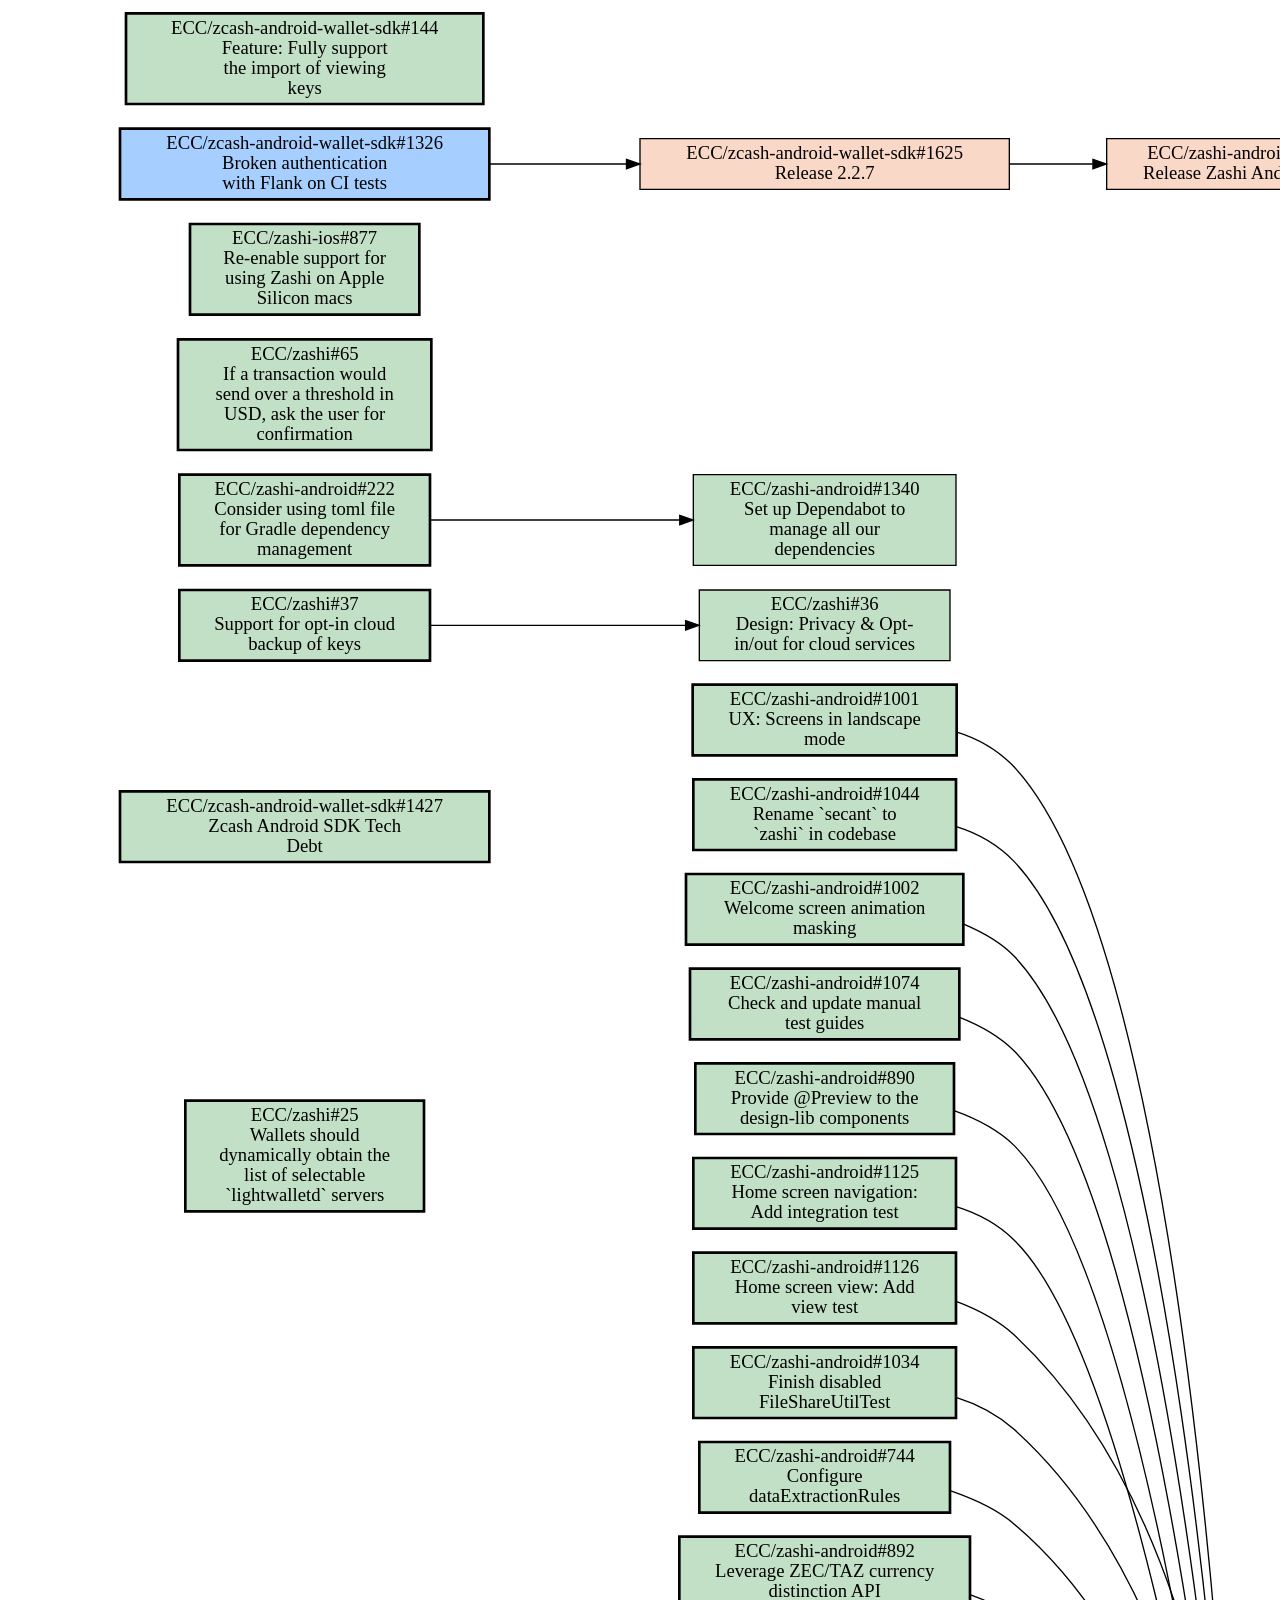
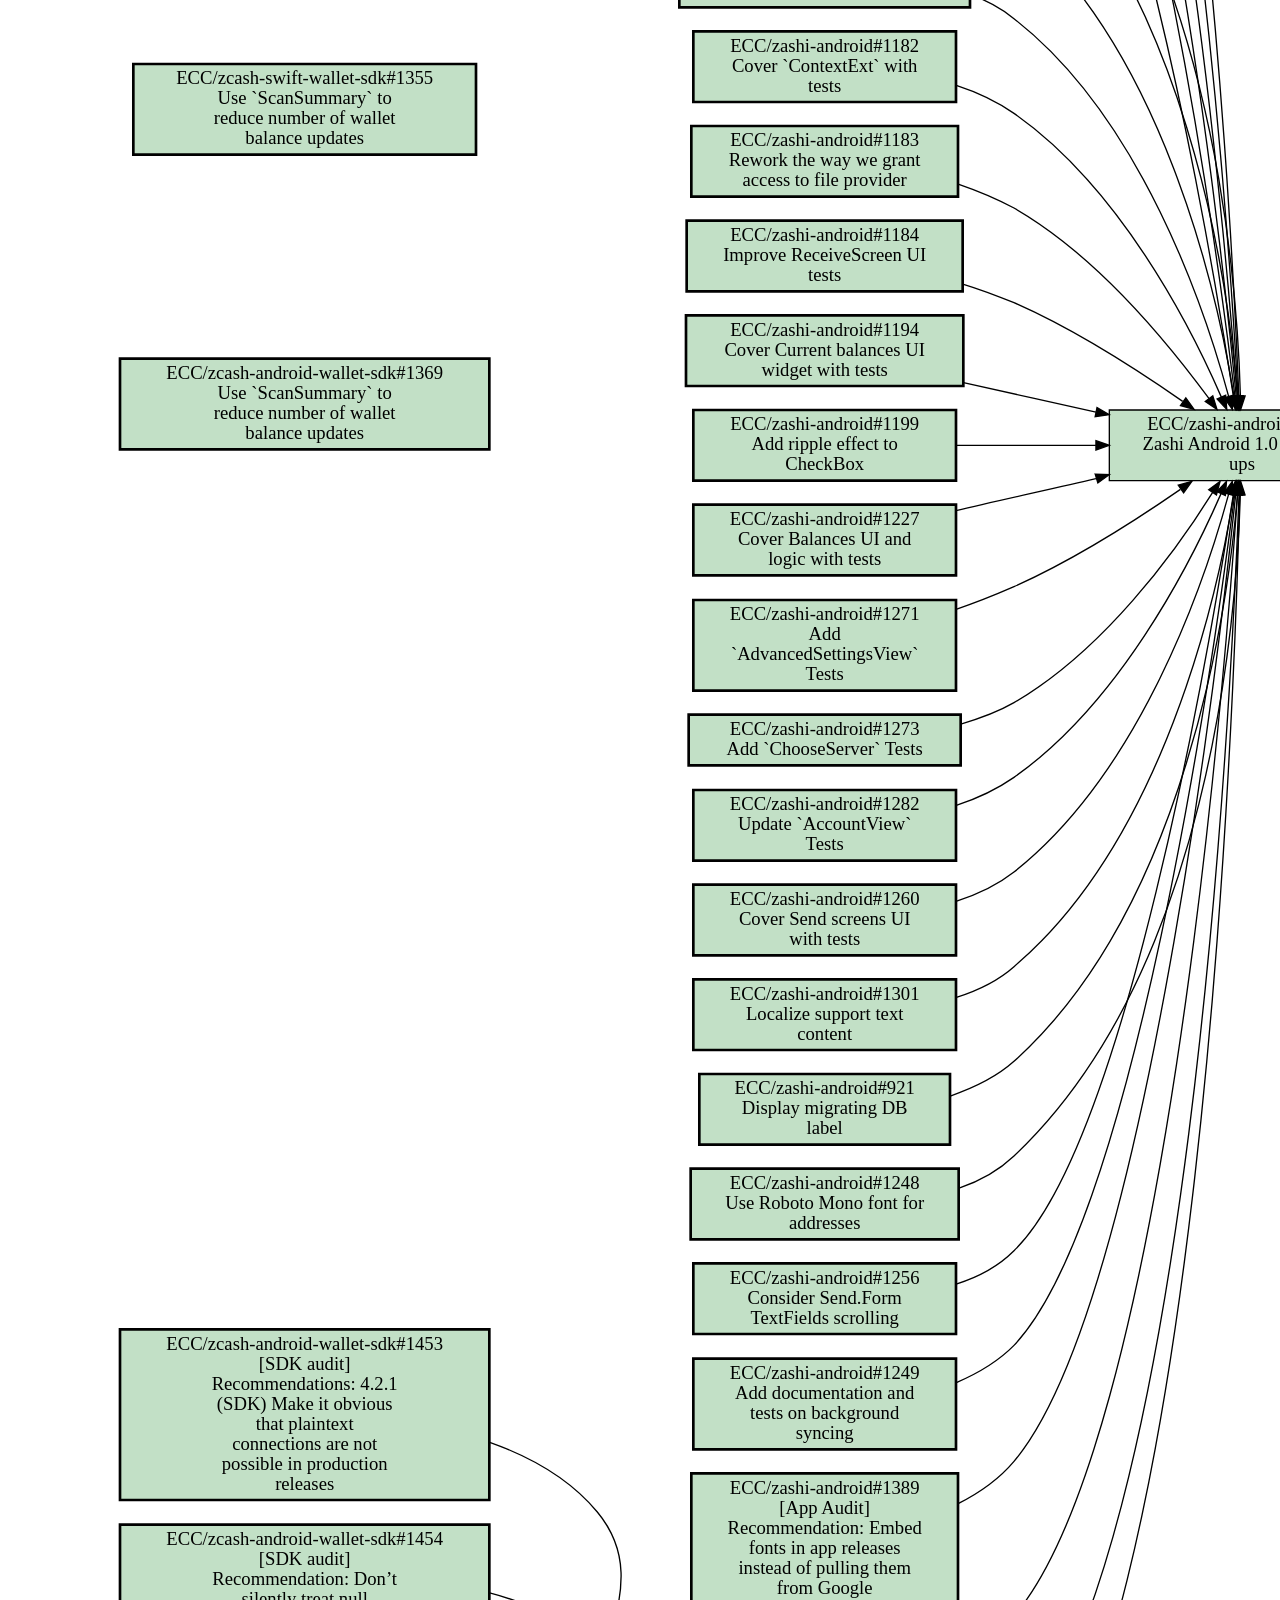
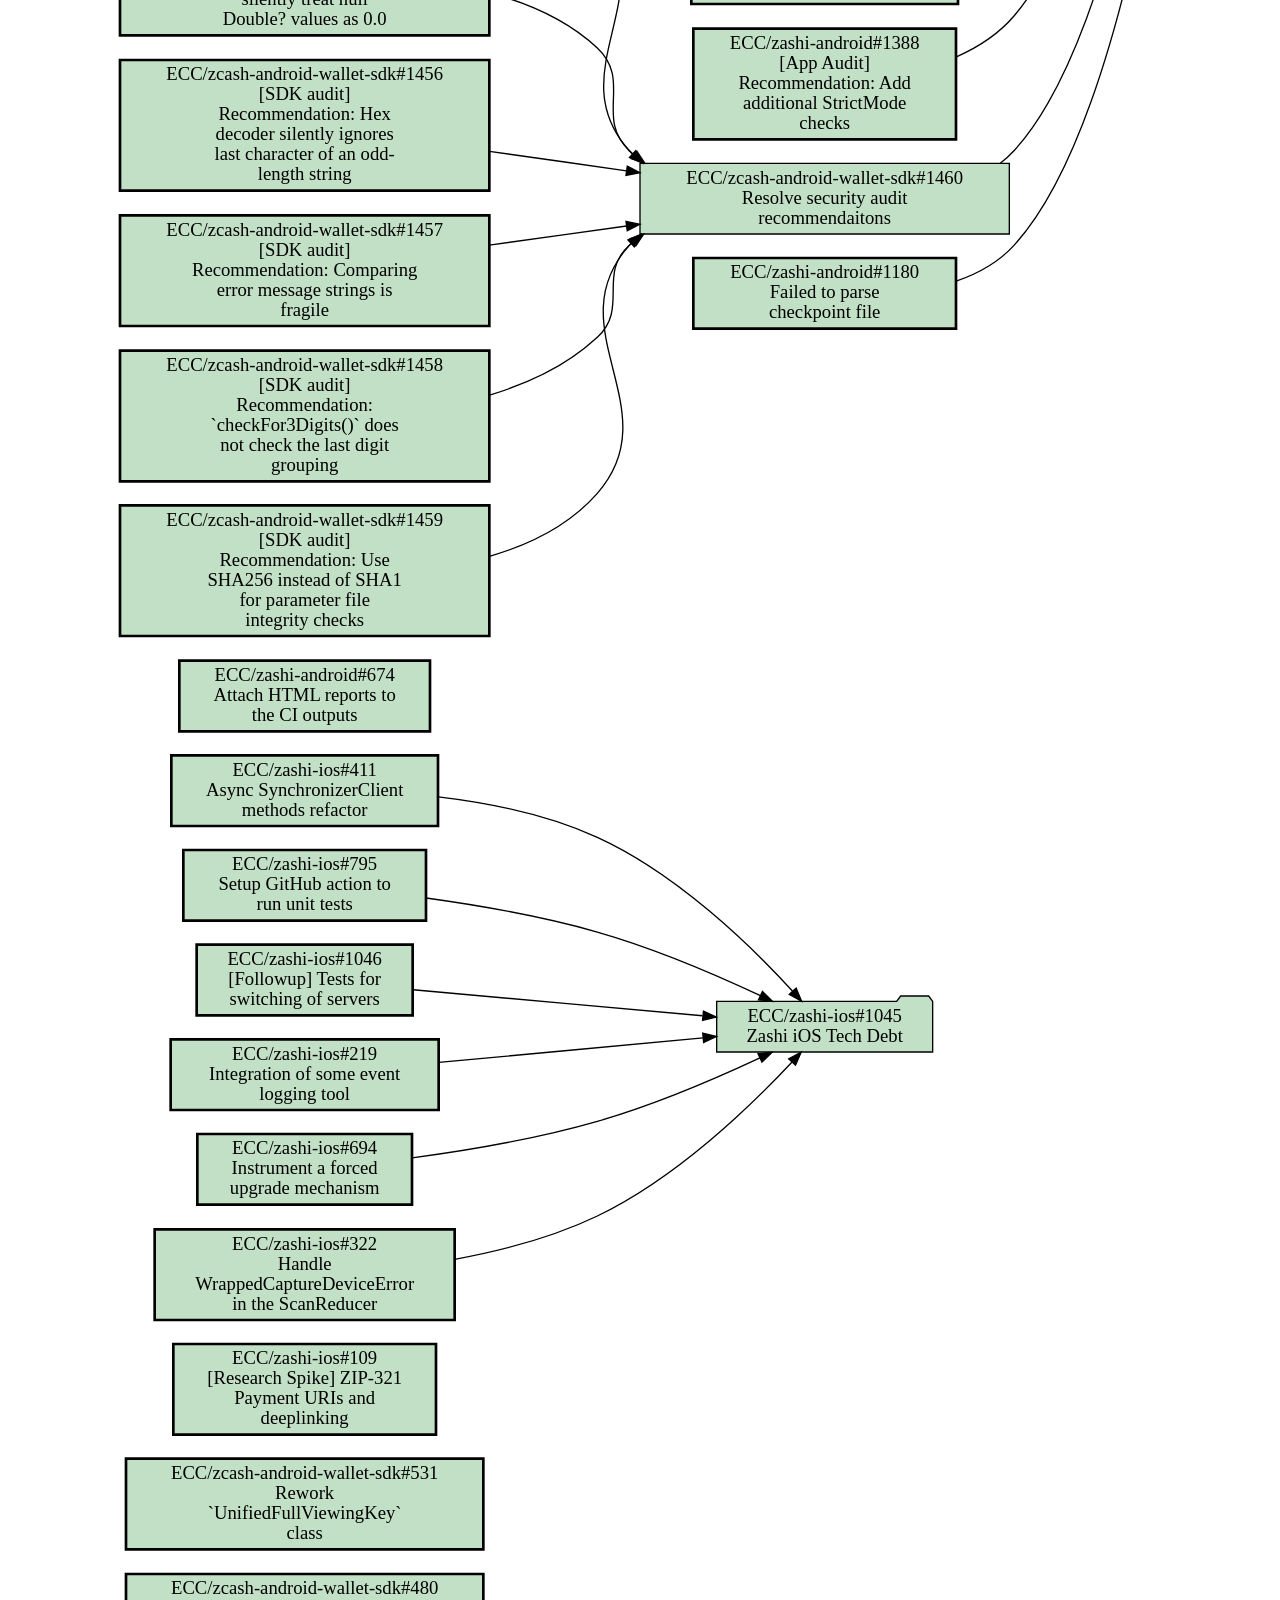
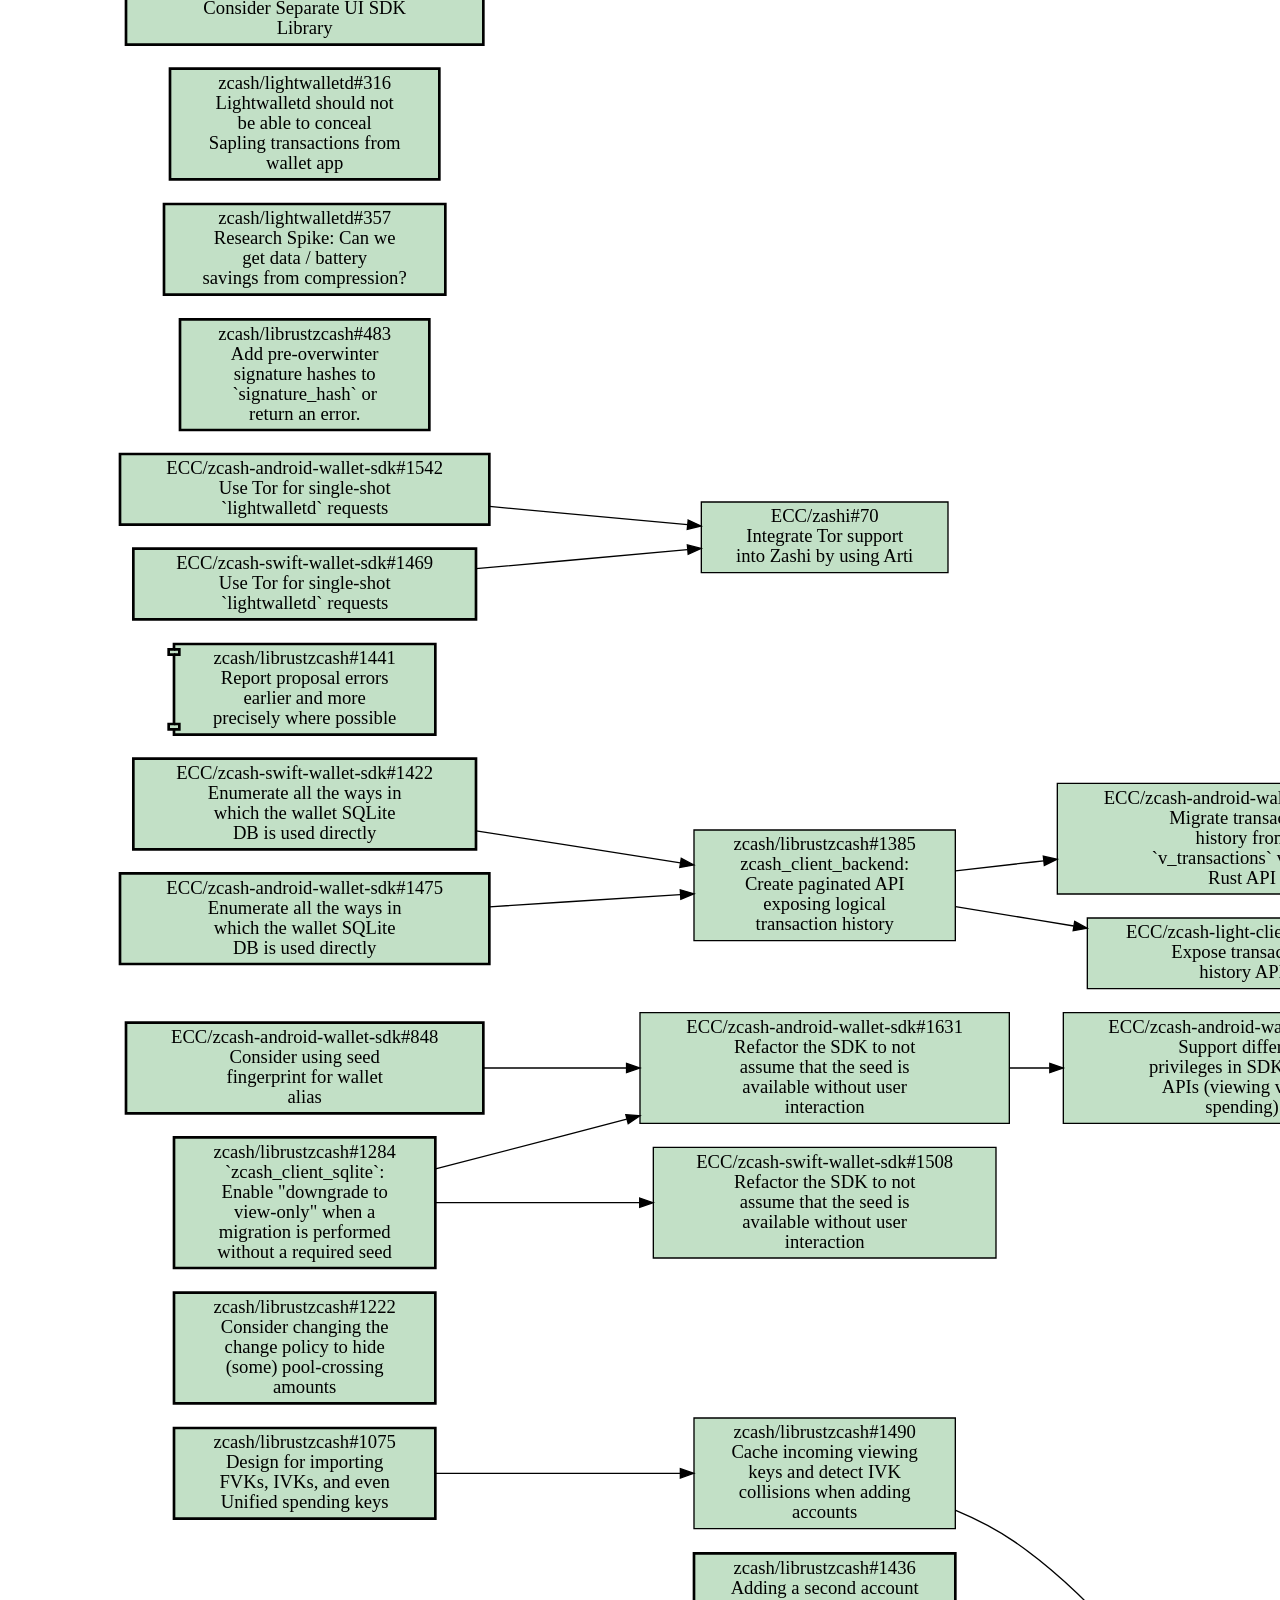
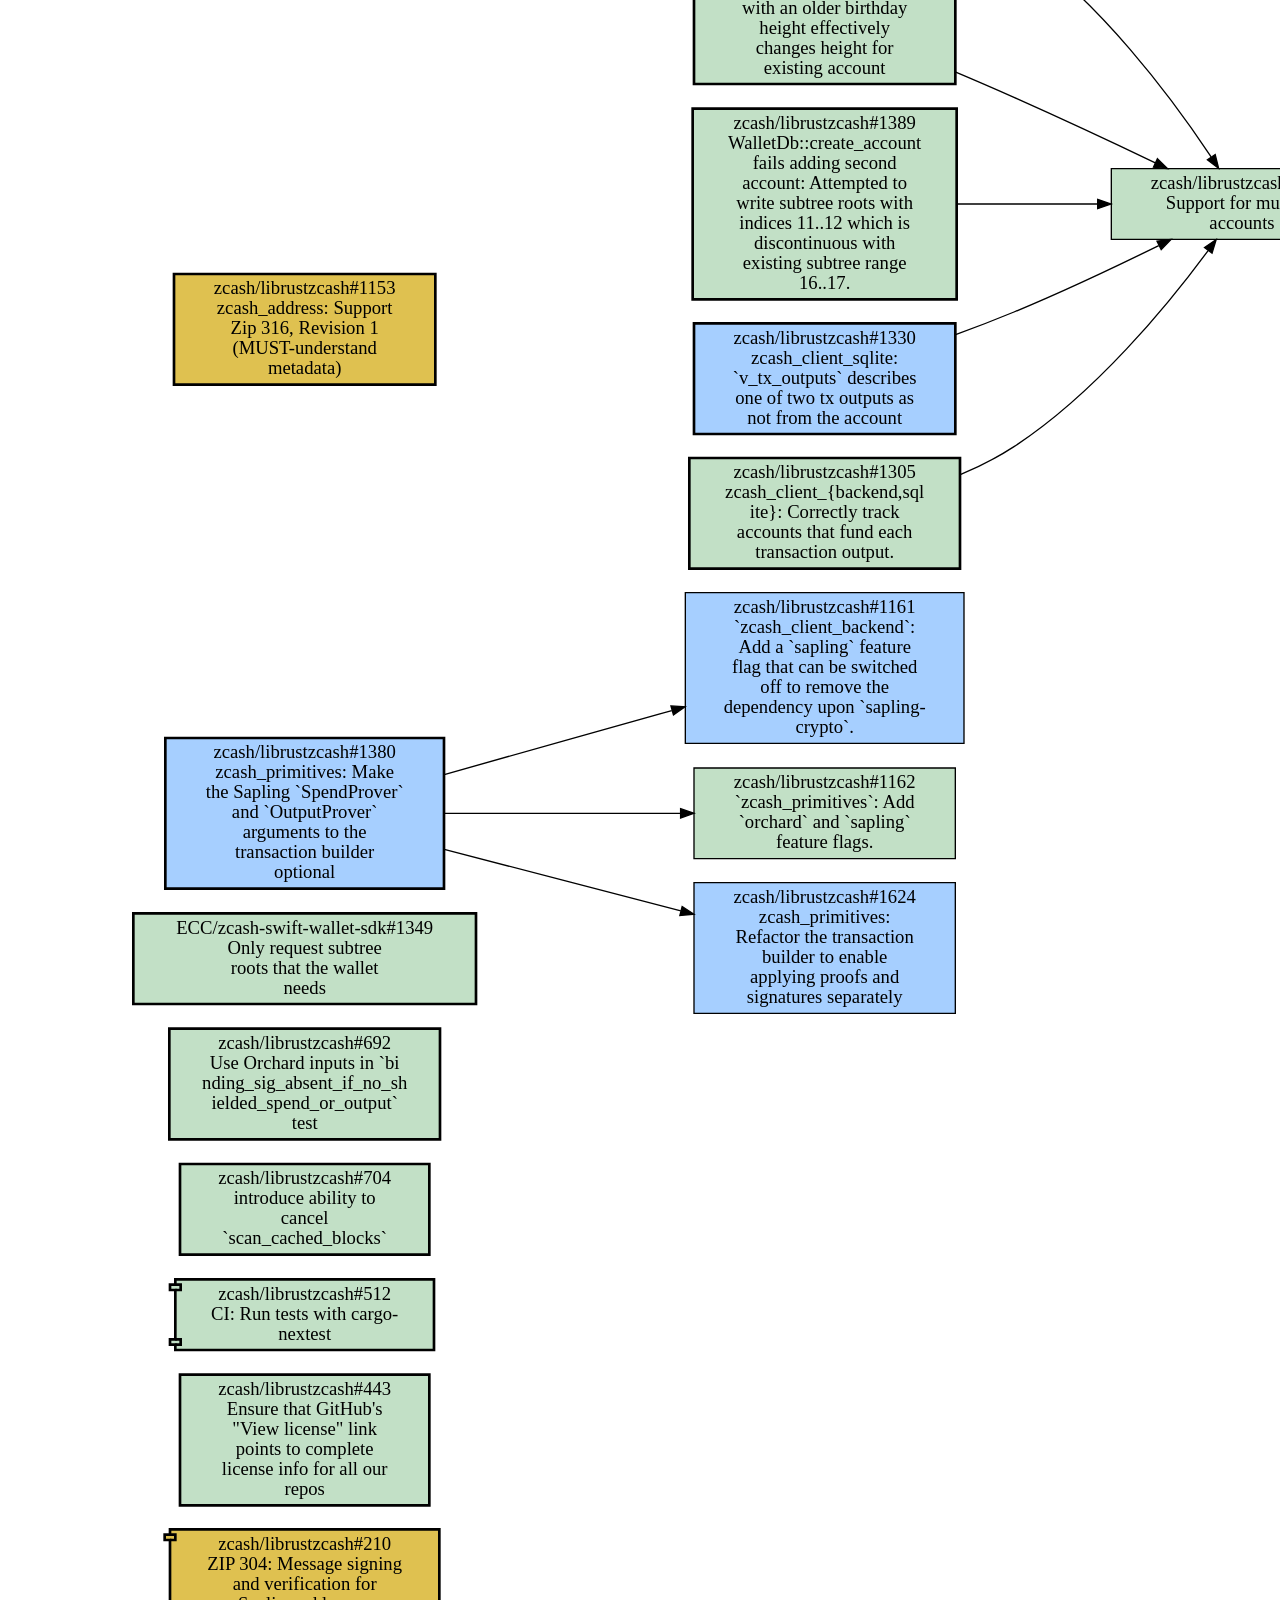
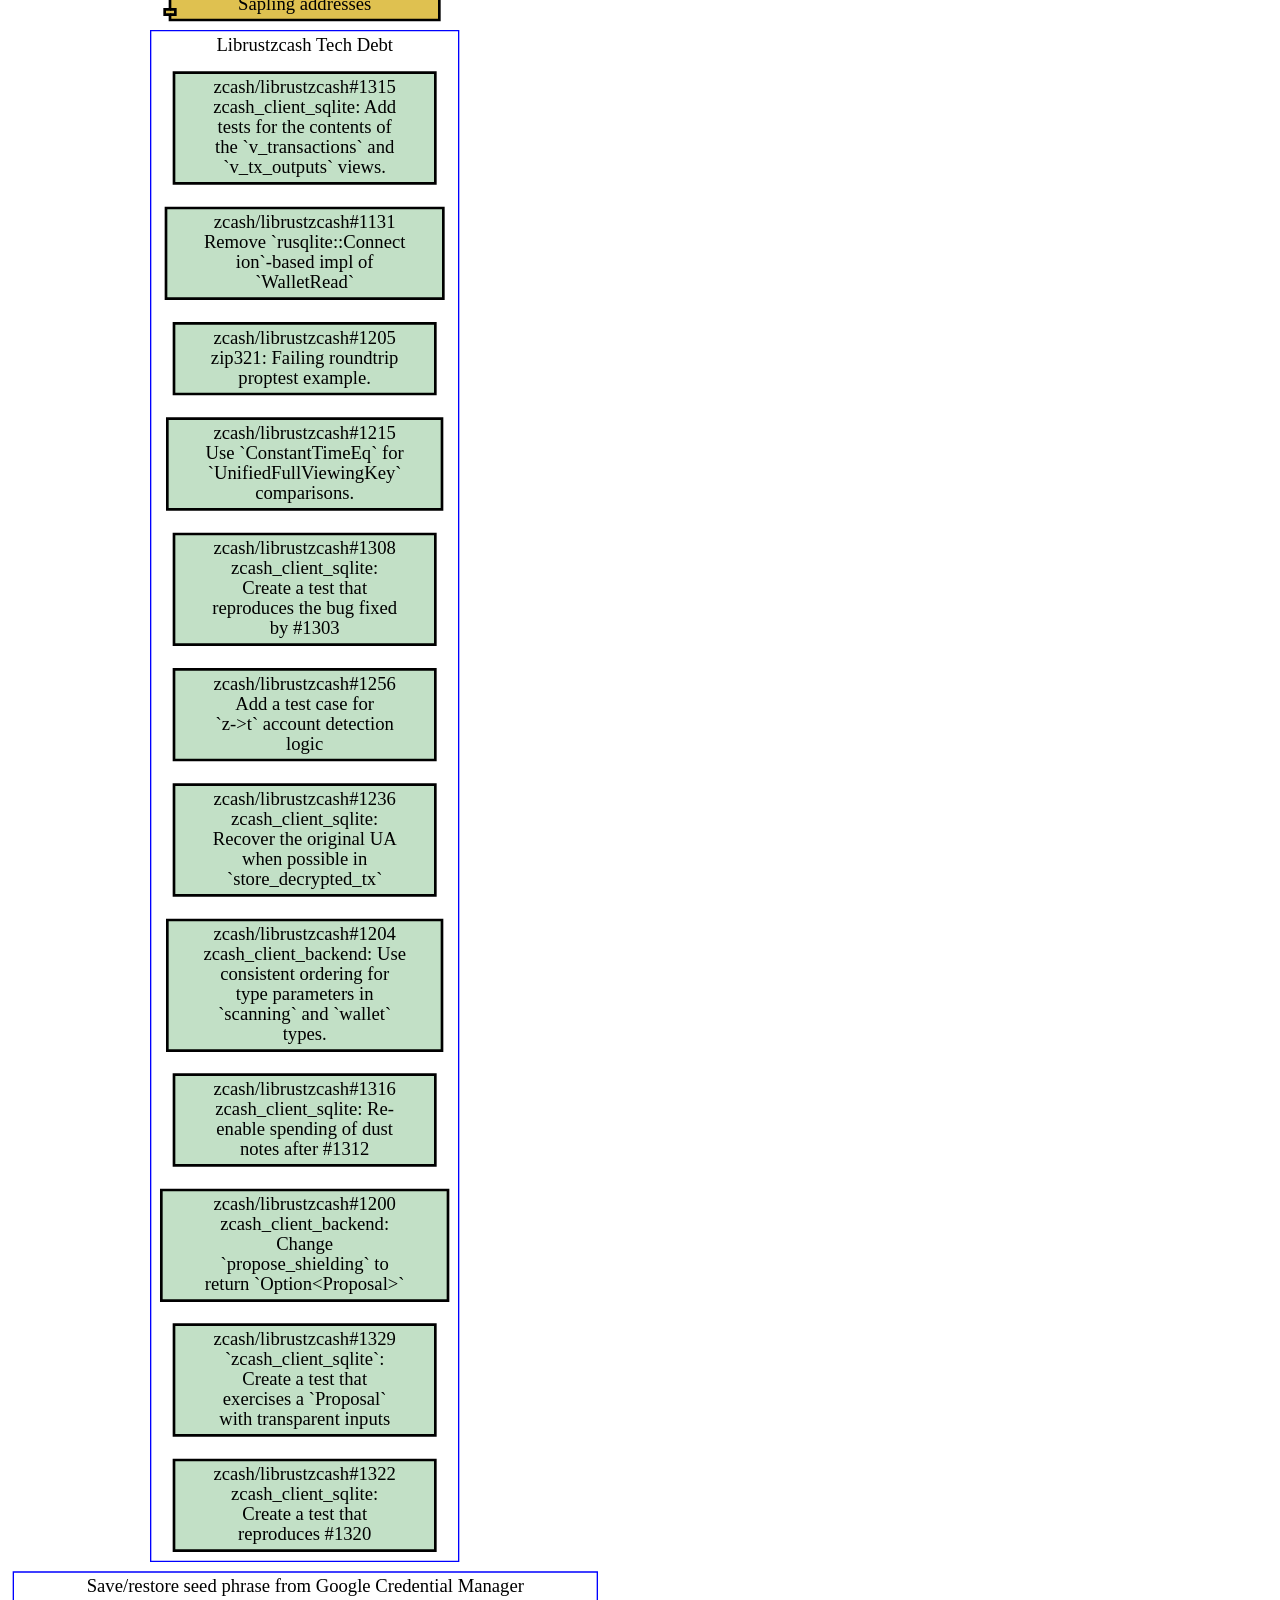
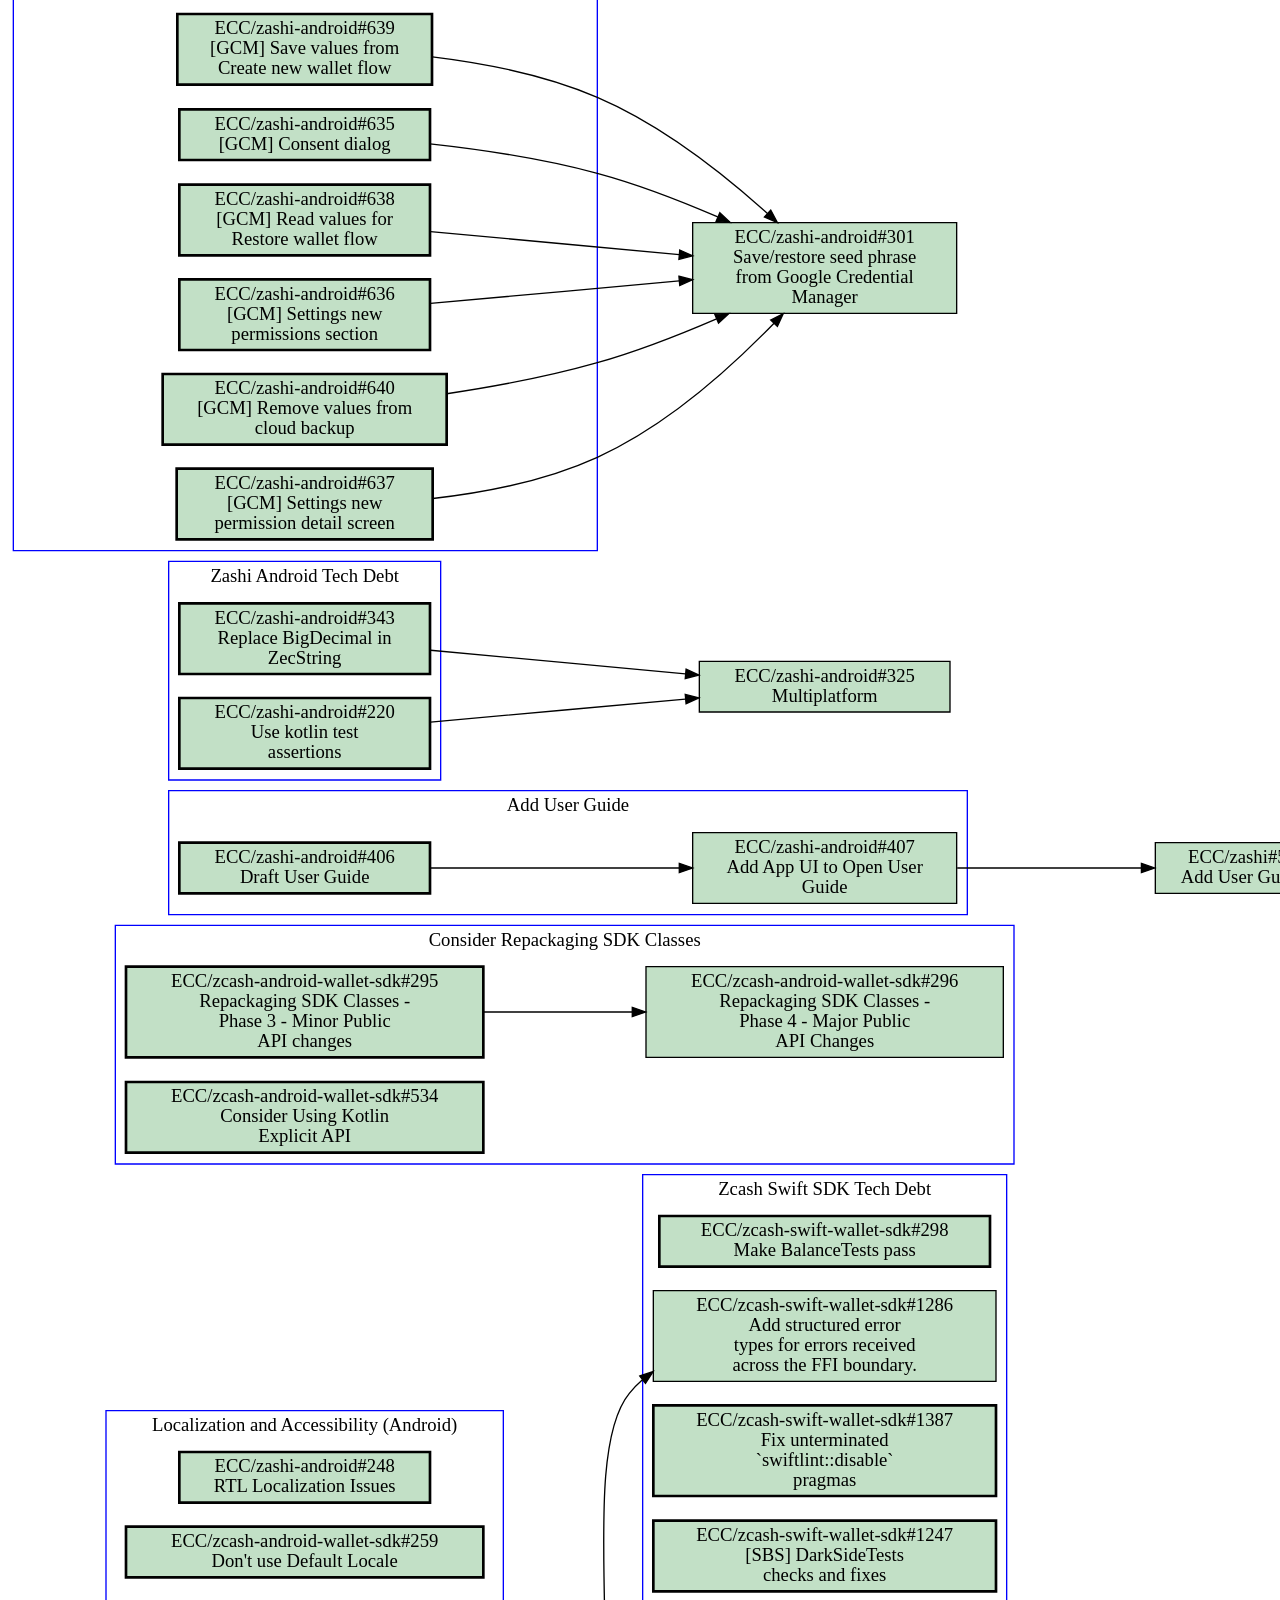
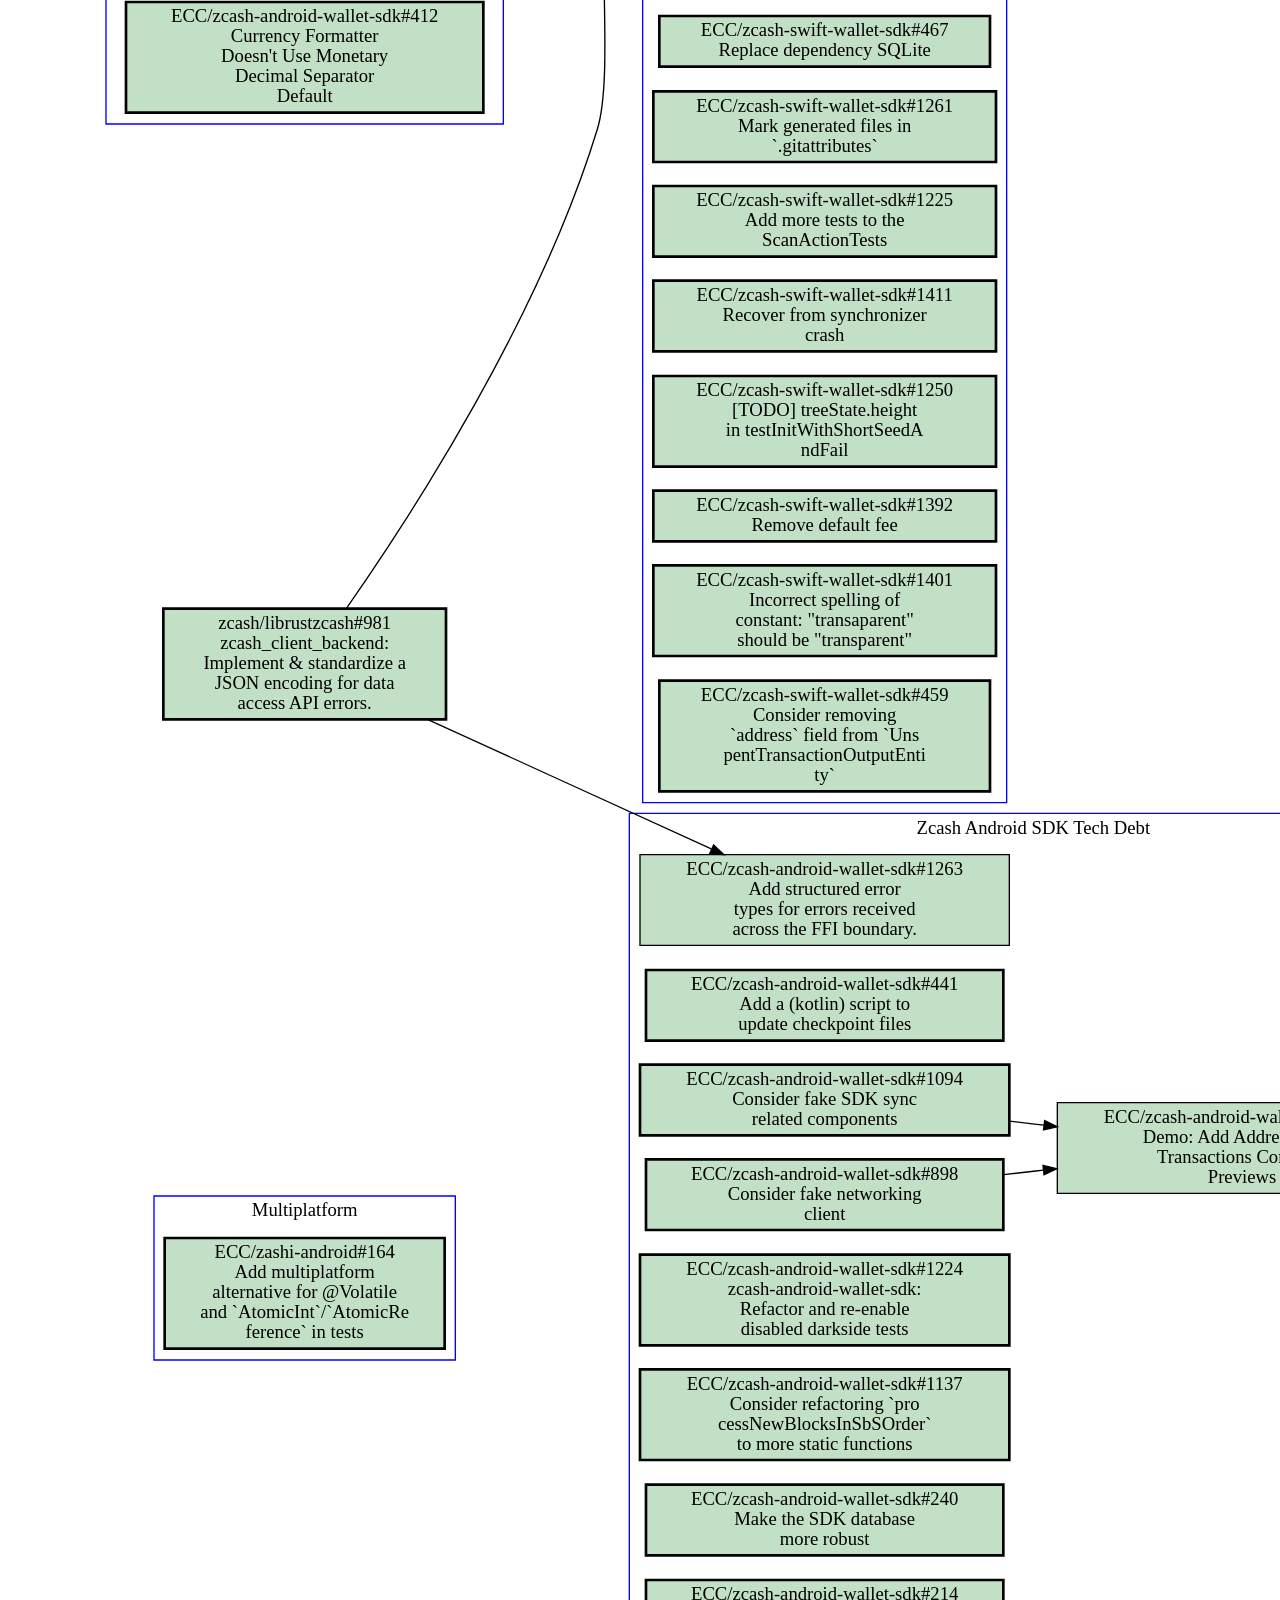
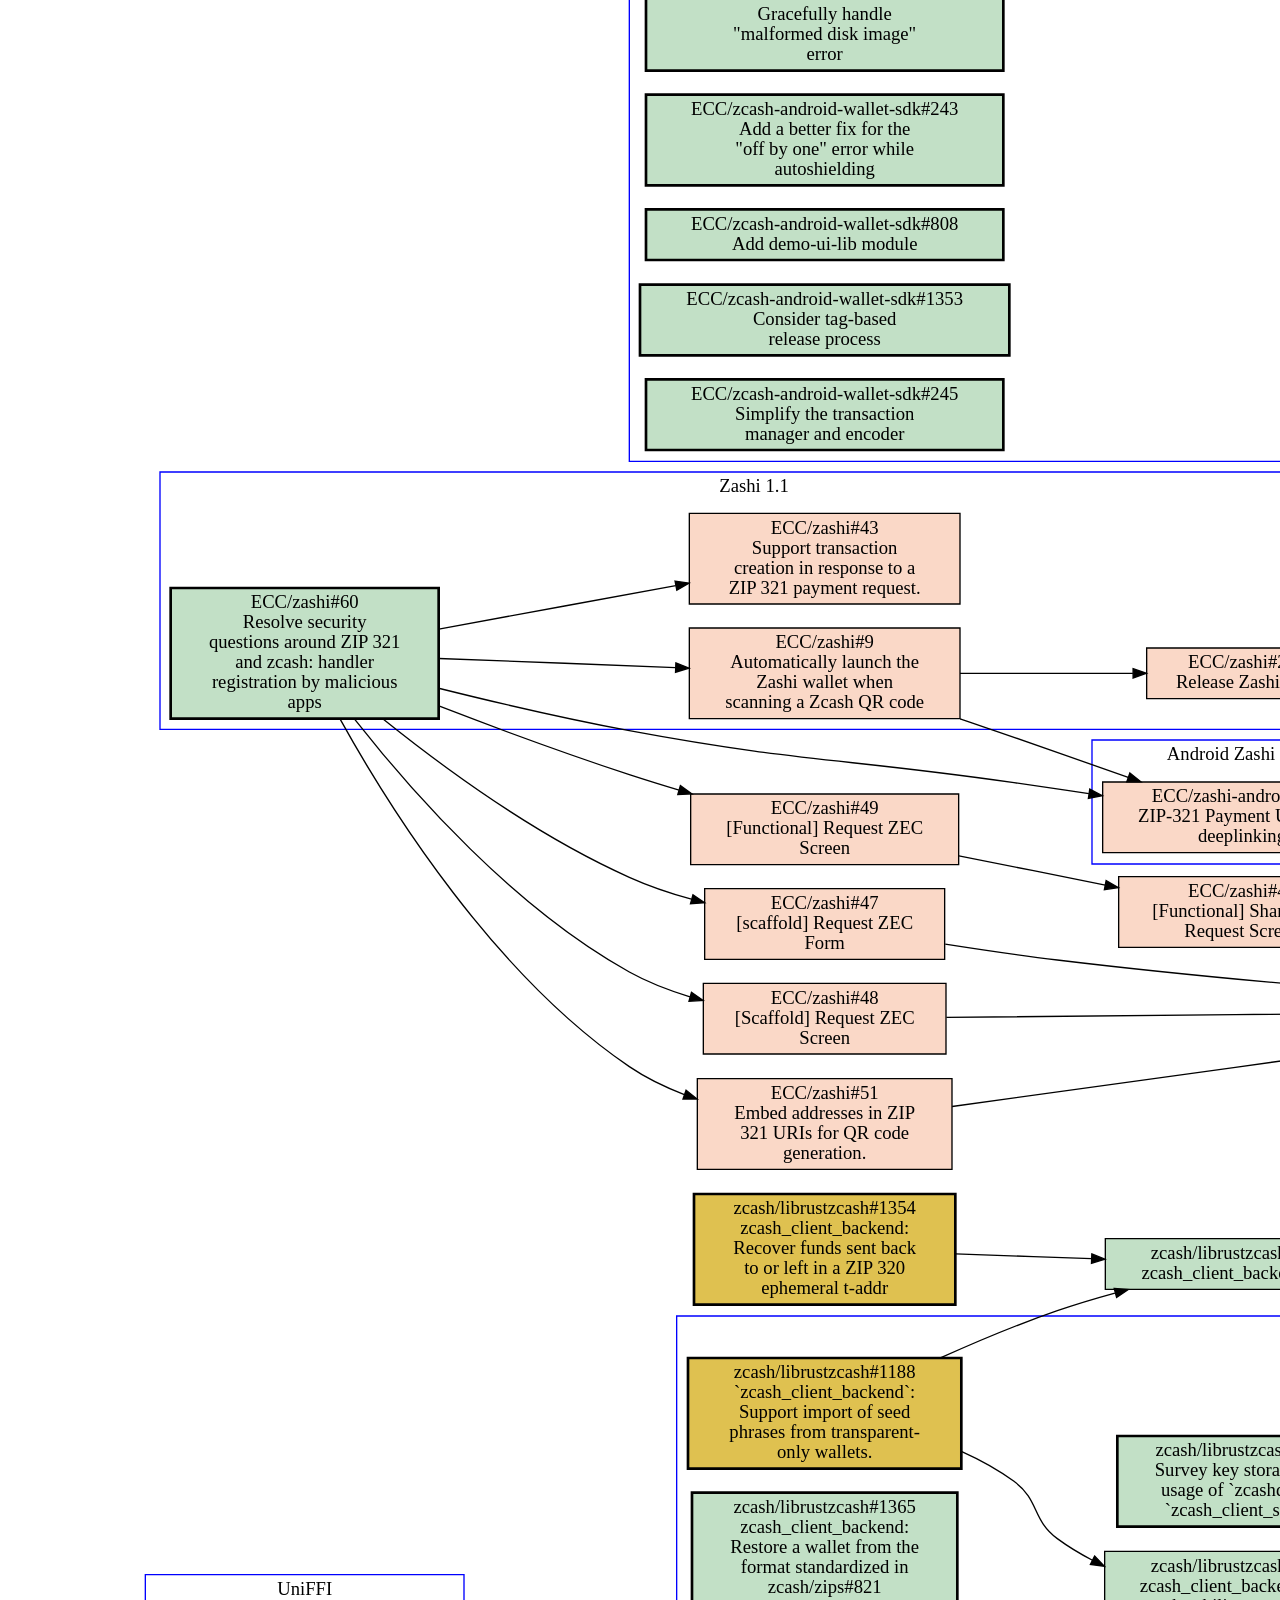
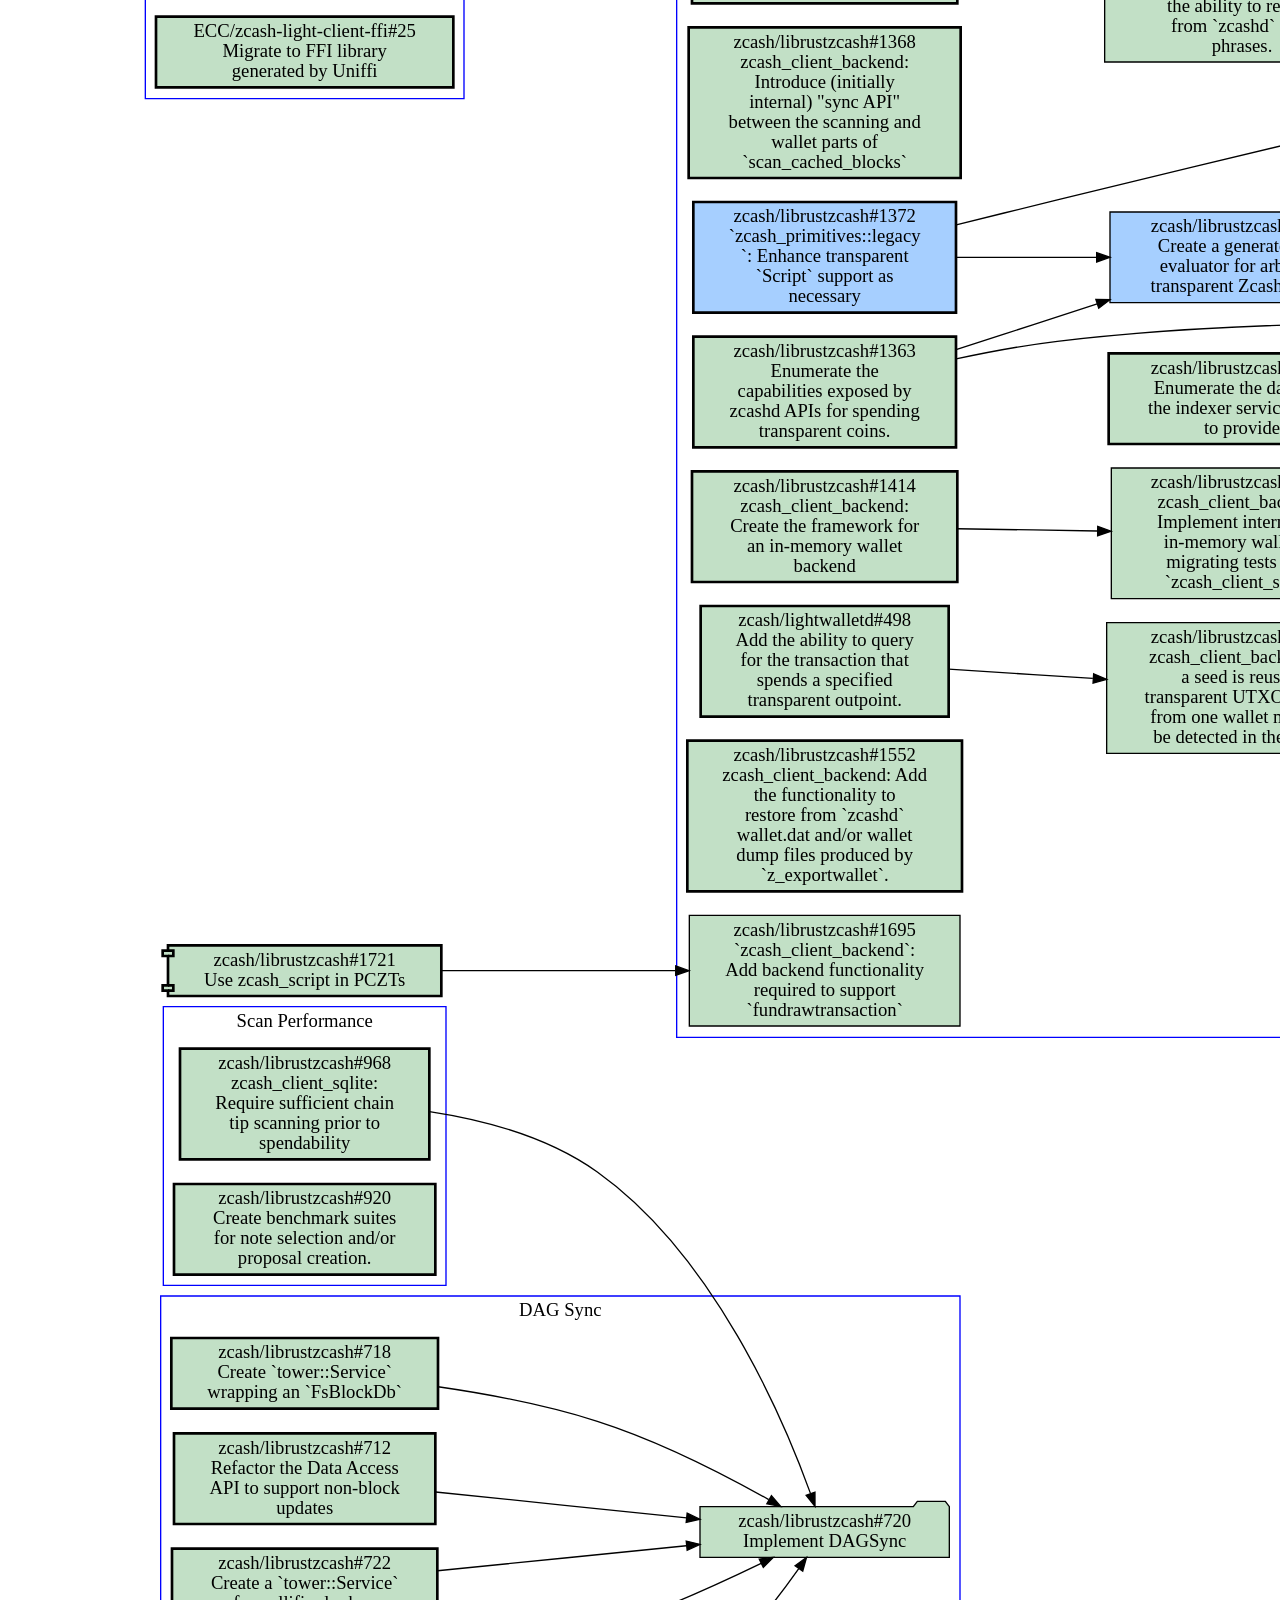
<file: zcash-wallet-dag.html>
<!DOCTYPE html>
<html>
  <head>
    <title>Zcash wallet DAG</title>

    <!-- Pan/zoom SVGs -->
    <script src="https://bumbu.me/svg-pan-zoom/dist/svg-pan-zoom.min.js"></script>

    <link rel="stylesheet" href="zcash-dag.css">
    <style>
      @media (prefers-color-scheme: dark) {
        body {
          /* Material dark theme surface colour */
          background-color: #121212;
        }
      }
    </style>
  </head>
  <body>
    <div id="dag"><svg width="1604pt" height="12223pt"
 viewBox="0.00 0.00 1604.00 12223.00" xmlns="http://www.w3.org/2000/svg" xmlns:xlink="http://www.w3.org/1999/xlink">
<g id="graph0" class="graph" transform="scale(1 1) rotate(0) translate(4 12219)">
<polygon fill="white" stroke="transparent" points="-4,4 -4,-12219 1600,-12219 1600,4 -4,4"/>
<g id="clust1" class="cluster">
<title>cluster_11</title>
<polygon fill="none" stroke="blue" points="116.5,-4440 116.5,-4604 320.5,-4604 320.5,-4440 116.5,-4440"/>
<text text-anchor="middle" x="218.5" y="-4588.8" font-family="Times,serif" font-size="14.00">Zashi Android Tech Debt</text>
</g>
<g id="clust2" class="cluster">
<title>cluster_2</title>
<polygon fill="none" stroke="blue" points="112.5,-461 112.5,-670 324.5,-670 324.5,-461 112.5,-461"/>
<text text-anchor="middle" x="218.5" y="-654.8" font-family="Times,serif" font-size="14.00">Scan Performance</text>
</g>
<g id="clust3" class="cluster">
<title>cluster_3</title>
<polygon fill="none" stroke="blue" points="809,-1977 809,-2070 1034,-2070 1034,-1977 809,-1977"/>
<text text-anchor="middle" x="921.5" y="-2054.8" font-family="Times,serif" font-size="14.00">Android Zashi 1.2.1</text>
</g>
<g id="clust4" class="cluster">
<title>cluster_7</title>
<polygon fill="none" stroke="blue" points="76.5,-4152 76.5,-4331 750.5,-4331 750.5,-4152 76.5,-4152"/>
<text text-anchor="middle" x="413.5" y="-4315.8" font-family="Times,serif" font-size="14.00">Consider Repackaging SDK Classes</text>
</g>
<g id="clust5" class="cluster">
<title>cluster_14</title>
<polygon fill="none" stroke="blue" points="103,-5054 103,-6202 334,-6202 334,-5054 103,-5054"/>
<text text-anchor="middle" x="218.5" y="-6186.8" font-family="Times,serif" font-size="14.00">Librustzcash Tech Debt</text>
</g>
<g id="clust6" class="cluster">
<title>cluster_6</title>
<polygon fill="none" stroke="blue" points="0,-4612 0,-5046 438,-5046 438,-4612 0,-4612"/>
<text text-anchor="middle" x="219" y="-5030.8" font-family="Times,serif" font-size="14.00">Save/restore seed phrase from Google Credential Manager</text>
</g>
<g id="clust7" class="cluster">
<title>cluster_10</title>
<polygon fill="none" stroke="blue" points="69.5,-3732 69.5,-3967 367.5,-3967 367.5,-3732 69.5,-3732"/>
<text text-anchor="middle" x="218.5" y="-3951.8" font-family="Times,serif" font-size="14.00">Localization and Accessibility (Android)</text>
</g>
<g id="clust8" class="cluster">
<title>cluster_13</title>
<polygon fill="none" stroke="blue" points="462,-2279 462,-3215 1068,-3215 1068,-2279 462,-2279"/>
<text text-anchor="middle" x="765" y="-3199.8" font-family="Times,serif" font-size="14.00">Zcash Android SDK Tech Debt</text>
</g>
<g id="clust9" class="cluster">
<title>cluster_8</title>
<polygon fill="none" stroke="blue" points="105.5,-2805 105.5,-2928 331.5,-2928 331.5,-2805 105.5,-2805"/>
<text text-anchor="middle" x="218.5" y="-2912.8" font-family="Times,serif" font-size="14.00">Multiplatform</text>
</g>
<g id="clust10" class="cluster">
<title>cluster_1</title>
<polygon fill="none" stroke="blue" points="110.5,0 110.5,-453 710,-453 710,0 110.5,0"/>
<text text-anchor="middle" x="410.25" y="-437.8" font-family="Times,serif" font-size="14.00">DAG Sync</text>
</g>
<g id="clust11" class="cluster">
<title>cluster_4</title>
<polygon fill="none" stroke="blue" points="99,-1351 99,-1444 338,-1444 338,-1351 99,-1351"/>
<text text-anchor="middle" x="218.5" y="-1428.8" font-family="Times,serif" font-size="14.00">UniFFI</text>
</g>
<g id="clust12" class="cluster">
<title>cluster_12</title>
<polygon fill="none" stroke="blue" points="116.5,-4339 116.5,-4432 715.5,-4432 715.5,-4339 116.5,-4339"/>
<text text-anchor="middle" x="416" y="-4416.8" font-family="Times,serif" font-size="14.00">Add User Guide</text>
</g>
<g id="clust13" class="cluster">
<title>cluster_9</title>
<polygon fill="none" stroke="blue" points="472,-3223 472,-4144 745,-4144 745,-3223 472,-3223"/>
<text text-anchor="middle" x="608.5" y="-4128.8" font-family="Times,serif" font-size="14.00">Zcash Swift SDK Tech Debt</text>
</g>
<g id="clust14" class="cluster">
<title>cluster_0</title>
<polygon fill="none" stroke="blue" points="497.5,-647 497.5,-1638 1596,-1638 1596,-647 497.5,-647"/>
<text text-anchor="middle" x="1046.8" y="-1622.8" font-family="Times,serif" font-size="14.00">Zcashd wallet replacement</text>
</g>
<g id="clust15" class="cluster">
<title>cluster_5</title>
<polygon fill="none" stroke="blue" points="110,-2078 110,-2271 1001,-2271 1001,-2078 110,-2078"/>
<text text-anchor="middle" x="555.5" y="-2255.8" font-family="Times,serif" font-size="14.00">Zashi 1.1</text>
</g>
<!-- ECC/zashi&#45;android#343 -->
<g id="node1" class="node open">
<title>ECC/zashi&#45;android#343</title>
<g id="a_node1"><a xlink:href="https://github.com/Electric-Coin-Company/zashi-android/issues/343" xlink:title="ECC/zashi&#45;android#343&#10;Replace BigDecimal in&#10;ZecString" target="_blank">
<polygon fill="#c2e0c6" stroke="black" stroke-width="2" points="312.5,-4572.5 124.5,-4572.5 124.5,-4519.5 312.5,-4519.5 312.5,-4572.5"/>
<text text-anchor="middle" x="218.5" y="-4557.3" font-family="Times,serif" font-size="14.00">ECC/zashi&#45;android#343</text>
<text text-anchor="middle" x="218.5" y="-4542.3" font-family="Times,serif" font-size="14.00">Replace BigDecimal in</text>
<text text-anchor="middle" x="218.5" y="-4527.3" font-family="Times,serif" font-size="14.00">ZecString</text>
</a>
</g>
</g>
<!-- ECC/zashi&#45;android#325 -->
<g id="node96" class="node open">
<title>ECC/zashi&#45;android#325</title>
<g id="a_node96"><a xlink:href="https://github.com/Electric-Coin-Company/zashi-android/issues/325" xlink:title="ECC/zashi&#45;android#325&#10;Multiplatform" target="_blank">
<polygon fill="#c2e0c6" stroke="black" points="702.5,-4529 514.5,-4529 514.5,-4491 702.5,-4491 702.5,-4529"/>
<text text-anchor="middle" x="608.5" y="-4513.8" font-family="Times,serif" font-size="14.00">ECC/zashi&#45;android#325</text>
<text text-anchor="middle" x="608.5" y="-4498.8" font-family="Times,serif" font-size="14.00">Multiplatform</text>
</a>
</g>
</g>
<!-- ECC/zashi&#45;android#343&#45;&gt;ECC/zashi&#45;android#325 -->
<g id="edge38" class="edge">
<title>ECC/zashi&#45;android#343&#45;&gt;ECC/zashi&#45;android#325</title>
<path fill="none" stroke="black" d="M312.93,-4537.3C370.59,-4532 444.62,-4525.1 504.05,-4519.6"/>
<polygon fill="black" stroke="black" points="504.56,-4523.07 514.21,-4518.7 503.94,-4516.1 504.56,-4523.07"/>
</g>
<!-- ECC/zashi&#45;android#220 -->
<g id="node2" class="node open">
<title>ECC/zashi&#45;android#220</title>
<g id="a_node2"><a xlink:href="https://github.com/Electric-Coin-Company/zashi-android/issues/220" xlink:title="ECC/zashi&#45;android#220&#10;Use kotlin test&#10;assertions" target="_blank">
<polygon fill="#c2e0c6" stroke="black" stroke-width="2" points="312.5,-4501.5 124.5,-4501.5 124.5,-4448.5 312.5,-4448.5 312.5,-4501.5"/>
<text text-anchor="middle" x="218.5" y="-4486.3" font-family="Times,serif" font-size="14.00">ECC/zashi&#45;android#220</text>
<text text-anchor="middle" x="218.5" y="-4471.3" font-family="Times,serif" font-size="14.00">Use kotlin test</text>
<text text-anchor="middle" x="218.5" y="-4456.3" font-family="Times,serif" font-size="14.00">assertions</text>
</a>
</g>
</g>
<!-- ECC/zashi&#45;android#220&#45;&gt;ECC/zashi&#45;android#325 -->
<g id="edge39" class="edge">
<title>ECC/zashi&#45;android#220&#45;&gt;ECC/zashi&#45;android#325</title>
<path fill="none" stroke="black" d="M312.93,-4483.4C370.59,-4488.6 444.62,-4495.3 504.05,-4500.7"/>
<polygon fill="black" stroke="black" points="503.94,-4504.2 514.21,-4501.6 504.56,-4497.23 503.94,-4504.2"/>
</g>
<!-- zcash/librustzcash#968 -->
<g id="node3" class="node open">
<title>zcash/librustzcash#968</title>
<g id="a_node3"><a xlink:href="https://github.com/zcash/librustzcash/issues/968" xlink:title="zcash/librustzcash#968&#10;zcash_client_sqlite:&#10;Require sufficient chain&#10;tip scanning prior to&#10;spendability" target="_blank">
<polygon fill="#c2e0c6" stroke="black" stroke-width="2" points="312,-638.5 125,-638.5 125,-555.5 312,-555.5 312,-638.5"/>
<text text-anchor="middle" x="218.5" y="-623.3" font-family="Times,serif" font-size="14.00">zcash/librustzcash#968</text>
<text text-anchor="middle" x="218.5" y="-608.3" font-family="Times,serif" font-size="14.00">zcash_client_sqlite:</text>
<text text-anchor="middle" x="218.5" y="-593.3" font-family="Times,serif" font-size="14.00">Require sufficient chain</text>
<text text-anchor="middle" x="218.5" y="-578.3" font-family="Times,serif" font-size="14.00">tip scanning prior to</text>
<text text-anchor="middle" x="218.5" y="-563.3" font-family="Times,serif" font-size="14.00">spendability</text>
</a>
</g>
</g>
<!-- zcash/librustzcash#720 -->
<g id="node45" class="node open">
<title>zcash/librustzcash#720</title>
<g id="a_node45"><a xlink:href="https://github.com/zcash/librustzcash/issues/720" xlink:title="zcash/librustzcash#720&#10;Implement DAGSync" target="_blank">
<polygon fill="#c2e0c6" stroke="black" points="702,-295 699,-299 678,-299 675,-295 515,-295 515,-257 702,-257 702,-295"/>
<text text-anchor="middle" x="608.5" y="-279.8" font-family="Times,serif" font-size="14.00">zcash/librustzcash#720</text>
<text text-anchor="middle" x="608.5" y="-264.8" font-family="Times,serif" font-size="14.00">Implement DAGSync</text>
</a>
</g>
</g>
<!-- zcash/librustzcash#968&#45;&gt;zcash/librustzcash#720 -->
<g id="edge29" class="edge">
<title>zcash/librustzcash#968&#45;&gt;zcash/librustzcash#720</title>
<path fill="none" stroke="black" d="M312.15,-591.31C353.74,-584.95 401.53,-572.02 438,-546 525.37,-483.66 577.64,-360.83 597.85,-304.93"/>
<polygon fill="black" stroke="black" points="601.22,-305.89 601.25,-295.3 594.62,-303.56 601.22,-305.89"/>
</g>
<!-- zcash/librustzcash#920 -->
<g id="node4" class="node open">
<title>zcash/librustzcash#920</title>
<g id="a_node4"><a xlink:href="https://github.com/zcash/librustzcash/issues/920" xlink:title="zcash/librustzcash#920&#10;Create benchmark suites&#10;for note selection and/or&#10;proposal creation." target="_blank">
<polygon fill="#c2e0c6" stroke="black" stroke-width="2" points="316.5,-537 120.5,-537 120.5,-469 316.5,-469 316.5,-537"/>
<text text-anchor="middle" x="218.5" y="-521.8" font-family="Times,serif" font-size="14.00">zcash/librustzcash#920</text>
<text text-anchor="middle" x="218.5" y="-506.8" font-family="Times,serif" font-size="14.00">Create benchmark suites</text>
<text text-anchor="middle" x="218.5" y="-491.8" font-family="Times,serif" font-size="14.00">for note selection and/or</text>
<text text-anchor="middle" x="218.5" y="-476.8" font-family="Times,serif" font-size="14.00">proposal creation.</text>
</a>
</g>
</g>
<!-- ECC/zashi&#45;android#146 -->
<g id="node5" class="node closed">
<title>ECC/zashi&#45;android#146</title>
<g id="a_node5"><a xlink:href="https://github.com/Electric-Coin-Company/zashi-android/issues/146" xlink:title="ECC/zashi&#45;android#146&#10;ZIP&#45;321 Payment URIs and&#10;deeplinking" target="_blank">
<polygon fill="#fad8c7" stroke="black" points="1026,-2038.5 817,-2038.5 817,-1985.5 1026,-1985.5 1026,-2038.5"/>
<text text-anchor="middle" x="921.5" y="-2023.3" font-family="Times,serif" font-size="14.00">ECC/zashi&#45;android#146</text>
<text text-anchor="middle" x="921.5" y="-2008.3" font-family="Times,serif" font-size="14.00">ZIP&#45;321 Payment URIs and</text>
<text text-anchor="middle" x="921.5" y="-1993.3" font-family="Times,serif" font-size="14.00">deeplinking</text>
</a>
</g>
</g>
<!-- ECC/zcash&#45;android&#45;wallet&#45;sdk#295 -->
<g id="node6" class="node open">
<title>ECC/zcash&#45;android&#45;wallet&#45;sdk#295</title>
<g id="a_node6"><a xlink:href="https://github.com/Electric-Coin-Company/zcash-android-wallet-sdk/issues/295" xlink:title="ECC/zcash&#45;android&#45;wallet&#45;sdk#295&#10;Repackaging SDK Classes &#45;&#10;Phase 3 &#45; Minor Public&#10;API changes" target="_blank">
<polygon fill="#c2e0c6" stroke="black" stroke-width="2" points="352.5,-4300 84.5,-4300 84.5,-4232 352.5,-4232 352.5,-4300"/>
<text text-anchor="middle" x="218.5" y="-4284.8" font-family="Times,serif" font-size="14.00">ECC/zcash&#45;android&#45;wallet&#45;sdk#295</text>
<text text-anchor="middle" x="218.5" y="-4269.8" font-family="Times,serif" font-size="14.00">Repackaging SDK Classes &#45;</text>
<text text-anchor="middle" x="218.5" y="-4254.8" font-family="Times,serif" font-size="14.00">Phase 3 &#45; Minor Public</text>
<text text-anchor="middle" x="218.5" y="-4239.8" font-family="Times,serif" font-size="14.00">API changes</text>
</a>
</g>
</g>
<!-- ECC/zcash&#45;android&#45;wallet&#45;sdk#296 -->
<g id="node7" class="node open">
<title>ECC/zcash&#45;android&#45;wallet&#45;sdk#296</title>
<g id="a_node7"><a xlink:href="https://github.com/Electric-Coin-Company/zcash-android-wallet-sdk/issues/296" xlink:title="ECC/zcash&#45;android&#45;wallet&#45;sdk#296&#10;Repackaging SDK Classes &#45;&#10;Phase 4 &#45; Major Public&#10;API Changes" target="_blank">
<polygon fill="#c2e0c6" stroke="black" points="742.5,-4300 474.5,-4300 474.5,-4232 742.5,-4232 742.5,-4300"/>
<text text-anchor="middle" x="608.5" y="-4284.8" font-family="Times,serif" font-size="14.00">ECC/zcash&#45;android&#45;wallet&#45;sdk#296</text>
<text text-anchor="middle" x="608.5" y="-4269.8" font-family="Times,serif" font-size="14.00">Repackaging SDK Classes &#45;</text>
<text text-anchor="middle" x="608.5" y="-4254.8" font-family="Times,serif" font-size="14.00">Phase 4 &#45; Major Public</text>
<text text-anchor="middle" x="608.5" y="-4239.8" font-family="Times,serif" font-size="14.00">API Changes</text>
</a>
</g>
</g>
<!-- ECC/zcash&#45;android&#45;wallet&#45;sdk#295&#45;&gt;ECC/zcash&#45;android&#45;wallet&#45;sdk#296 -->
<g id="edge1" class="edge">
<title>ECC/zcash&#45;android&#45;wallet&#45;sdk#295&#45;&gt;ECC/zcash&#45;android&#45;wallet&#45;sdk#296</title>
<path fill="none" stroke="black" d="M352.76,-4266C388.64,-4266 427.6,-4266 464.01,-4266"/>
<polygon fill="black" stroke="black" points="464.21,-4269.5 474.21,-4266 464.21,-4262.5 464.21,-4269.5"/>
</g>
<!-- ECC/zcash&#45;android&#45;wallet&#45;sdk#534 -->
<g id="node8" class="node open">
<title>ECC/zcash&#45;android&#45;wallet&#45;sdk#534</title>
<g id="a_node8"><a xlink:href="https://github.com/Electric-Coin-Company/zcash-android-wallet-sdk/issues/534" xlink:title="ECC/zcash&#45;android&#45;wallet&#45;sdk#534&#10;Consider Using Kotlin&#10;Explicit API" target="_blank">
<polygon fill="#c2e0c6" stroke="black" stroke-width="2" points="352.5,-4213.5 84.5,-4213.5 84.5,-4160.5 352.5,-4160.5 352.5,-4213.5"/>
<text text-anchor="middle" x="218.5" y="-4198.3" font-family="Times,serif" font-size="14.00">ECC/zcash&#45;android&#45;wallet&#45;sdk#534</text>
<text text-anchor="middle" x="218.5" y="-4183.3" font-family="Times,serif" font-size="14.00">Consider Using Kotlin</text>
<text text-anchor="middle" x="218.5" y="-4168.3" font-family="Times,serif" font-size="14.00">Explicit API</text>
</a>
</g>
</g>
<!-- zcash/librustzcash#1315 -->
<g id="node9" class="node open">
<title>zcash/librustzcash#1315</title>
<g id="a_node9"><a xlink:href="https://github.com/zcash/librustzcash/issues/1315" xlink:title="zcash/librustzcash#1315&#10;zcash_client_sqlite: Add&#10;tests for the contents of&#10;the `v_transactions` and&#10;`v_tx_outputs` views." target="_blank">
<polygon fill="#c2e0c6" stroke="black" stroke-width="2" points="316.5,-6170.5 120.5,-6170.5 120.5,-6087.5 316.5,-6087.5 316.5,-6170.5"/>
<text text-anchor="middle" x="218.5" y="-6155.3" font-family="Times,serif" font-size="14.00">zcash/librustzcash#1315</text>
<text text-anchor="middle" x="218.5" y="-6140.3" font-family="Times,serif" font-size="14.00">zcash_client_sqlite: Add</text>
<text text-anchor="middle" x="218.5" y="-6125.3" font-family="Times,serif" font-size="14.00">tests for the contents of</text>
<text text-anchor="middle" x="218.5" y="-6110.3" font-family="Times,serif" font-size="14.00">the `v_transactions` and</text>
<text text-anchor="middle" x="218.5" y="-6095.3" font-family="Times,serif" font-size="14.00">`v_tx_outputs` views.</text>
</a>
</g>
</g>
<!-- zcash/librustzcash#1131 -->
<g id="node10" class="node open">
<title>zcash/librustzcash#1131</title>
<g id="a_node10"><a xlink:href="https://github.com/zcash/librustzcash/issues/1131" xlink:title="zcash/librustzcash#1131&#10;Remove `rusqlite::Connect&#10;ion`&#45;based impl of&#10;`WalletRead`" target="_blank">
<polygon fill="#c2e0c6" stroke="black" stroke-width="2" points="322.5,-6069 114.5,-6069 114.5,-6001 322.5,-6001 322.5,-6069"/>
<text text-anchor="middle" x="218.5" y="-6053.8" font-family="Times,serif" font-size="14.00">zcash/librustzcash#1131</text>
<text text-anchor="middle" x="218.5" y="-6038.8" font-family="Times,serif" font-size="14.00">Remove `rusqlite::Connect</text>
<text text-anchor="middle" x="218.5" y="-6023.8" font-family="Times,serif" font-size="14.00">ion`&#45;based impl of</text>
<text text-anchor="middle" x="218.5" y="-6008.8" font-family="Times,serif" font-size="14.00">`WalletRead`</text>
</a>
</g>
</g>
<!-- zcash/librustzcash#1205 -->
<g id="node11" class="node open">
<title>zcash/librustzcash#1205</title>
<g id="a_node11"><a xlink:href="https://github.com/zcash/librustzcash/issues/1205" xlink:title="zcash/librustzcash#1205&#10;zip321: Failing roundtrip&#10;proptest example." target="_blank">
<polygon fill="#c2e0c6" stroke="black" stroke-width="2" points="316.5,-5982.5 120.5,-5982.5 120.5,-5929.5 316.5,-5929.5 316.5,-5982.5"/>
<text text-anchor="middle" x="218.5" y="-5967.3" font-family="Times,serif" font-size="14.00">zcash/librustzcash#1205</text>
<text text-anchor="middle" x="218.5" y="-5952.3" font-family="Times,serif" font-size="14.00">zip321: Failing roundtrip</text>
<text text-anchor="middle" x="218.5" y="-5937.3" font-family="Times,serif" font-size="14.00">proptest example.</text>
</a>
</g>
</g>
<!-- zcash/librustzcash#1215 -->
<g id="node12" class="node open">
<title>zcash/librustzcash#1215</title>
<g id="a_node12"><a xlink:href="https://github.com/zcash/librustzcash/issues/1215" xlink:title="zcash/librustzcash#1215&#10;Use `ConstantTimeEq` for&#10;`UnifiedFullViewingKey`&#10;comparisons." target="_blank">
<polygon fill="#c2e0c6" stroke="black" stroke-width="2" points="321.5,-5911 115.5,-5911 115.5,-5843 321.5,-5843 321.5,-5911"/>
<text text-anchor="middle" x="218.5" y="-5895.8" font-family="Times,serif" font-size="14.00">zcash/librustzcash#1215</text>
<text text-anchor="middle" x="218.5" y="-5880.8" font-family="Times,serif" font-size="14.00">Use `ConstantTimeEq` for</text>
<text text-anchor="middle" x="218.5" y="-5865.8" font-family="Times,serif" font-size="14.00">`UnifiedFullViewingKey`</text>
<text text-anchor="middle" x="218.5" y="-5850.8" font-family="Times,serif" font-size="14.00">comparisons.</text>
</a>
</g>
</g>
<!-- zcash/librustzcash#1308 -->
<g id="node13" class="node open">
<title>zcash/librustzcash#1308</title>
<g id="a_node13"><a xlink:href="https://github.com/zcash/librustzcash/issues/1308" xlink:title="zcash/librustzcash#1308&#10;zcash_client_sqlite:&#10;Create a test that&#10;reproduces the bug fixed&#10;by #1303" target="_blank">
<polygon fill="#c2e0c6" stroke="black" stroke-width="2" points="316.5,-5824.5 120.5,-5824.5 120.5,-5741.5 316.5,-5741.5 316.5,-5824.5"/>
<text text-anchor="middle" x="218.5" y="-5809.3" font-family="Times,serif" font-size="14.00">zcash/librustzcash#1308</text>
<text text-anchor="middle" x="218.5" y="-5794.3" font-family="Times,serif" font-size="14.00">zcash_client_sqlite:</text>
<text text-anchor="middle" x="218.5" y="-5779.3" font-family="Times,serif" font-size="14.00">Create a test that</text>
<text text-anchor="middle" x="218.5" y="-5764.3" font-family="Times,serif" font-size="14.00">reproduces the bug fixed</text>
<text text-anchor="middle" x="218.5" y="-5749.3" font-family="Times,serif" font-size="14.00">by #1303</text>
</a>
</g>
</g>
<!-- zcash/librustzcash#1256 -->
<g id="node14" class="node open">
<title>zcash/librustzcash#1256</title>
<g id="a_node14"><a xlink:href="https://github.com/zcash/librustzcash/issues/1256" xlink:title="zcash/librustzcash#1256&#10;Add a test case for&#10;`z&#45;&gt;t` account detection&#10;logic" target="_blank">
<polygon fill="#c2e0c6" stroke="black" stroke-width="2" points="316.5,-5723 120.5,-5723 120.5,-5655 316.5,-5655 316.5,-5723"/>
<text text-anchor="middle" x="218.5" y="-5707.8" font-family="Times,serif" font-size="14.00">zcash/librustzcash#1256</text>
<text text-anchor="middle" x="218.5" y="-5692.8" font-family="Times,serif" font-size="14.00">Add a test case for</text>
<text text-anchor="middle" x="218.5" y="-5677.8" font-family="Times,serif" font-size="14.00">`z&#45;&gt;t` account detection</text>
<text text-anchor="middle" x="218.5" y="-5662.8" font-family="Times,serif" font-size="14.00">logic</text>
</a>
</g>
</g>
<!-- zcash/librustzcash#1236 -->
<g id="node15" class="node open">
<title>zcash/librustzcash#1236</title>
<g id="a_node15"><a xlink:href="https://github.com/zcash/librustzcash/issues/1236" xlink:title="zcash/librustzcash#1236&#10;zcash_client_sqlite:&#10;Recover the original UA&#10;when possible in&#10;`store_decrypted_tx`" target="_blank">
<polygon fill="#c2e0c6" stroke="black" stroke-width="2" points="316.5,-5636.5 120.5,-5636.5 120.5,-5553.5 316.5,-5553.5 316.5,-5636.5"/>
<text text-anchor="middle" x="218.5" y="-5621.3" font-family="Times,serif" font-size="14.00">zcash/librustzcash#1236</text>
<text text-anchor="middle" x="218.5" y="-5606.3" font-family="Times,serif" font-size="14.00">zcash_client_sqlite:</text>
<text text-anchor="middle" x="218.5" y="-5591.3" font-family="Times,serif" font-size="14.00">Recover the original UA</text>
<text text-anchor="middle" x="218.5" y="-5576.3" font-family="Times,serif" font-size="14.00">when possible in</text>
<text text-anchor="middle" x="218.5" y="-5561.3" font-family="Times,serif" font-size="14.00">`store_decrypted_tx`</text>
</a>
</g>
</g>
<!-- zcash/librustzcash#1204 -->
<g id="node16" class="node open">
<title>zcash/librustzcash#1204</title>
<g id="a_node16"><a xlink:href="https://github.com/zcash/librustzcash/issues/1204" xlink:title="zcash/librustzcash#1204&#10;zcash_client_backend: Use&#10;consistent ordering for&#10;type parameters in&#10;`scanning` and `wallet`&#10;types." target="_blank">
<polygon fill="#c2e0c6" stroke="black" stroke-width="2" points="321.5,-5535 115.5,-5535 115.5,-5437 321.5,-5437 321.5,-5535"/>
<text text-anchor="middle" x="218.5" y="-5519.8" font-family="Times,serif" font-size="14.00">zcash/librustzcash#1204</text>
<text text-anchor="middle" x="218.5" y="-5504.8" font-family="Times,serif" font-size="14.00">zcash_client_backend: Use</text>
<text text-anchor="middle" x="218.5" y="-5489.8" font-family="Times,serif" font-size="14.00">consistent ordering for</text>
<text text-anchor="middle" x="218.5" y="-5474.8" font-family="Times,serif" font-size="14.00">type parameters in</text>
<text text-anchor="middle" x="218.5" y="-5459.8" font-family="Times,serif" font-size="14.00">`scanning` and `wallet`</text>
<text text-anchor="middle" x="218.5" y="-5444.8" font-family="Times,serif" font-size="14.00">types.</text>
</a>
</g>
</g>
<!-- zcash/librustzcash#1316 -->
<g id="node17" class="node open">
<title>zcash/librustzcash#1316</title>
<g id="a_node17"><a xlink:href="https://github.com/zcash/librustzcash/issues/1316" xlink:title="zcash/librustzcash#1316&#10;zcash_client_sqlite: Re&#45;&#10;enable spending of dust&#10;notes after #1312" target="_blank">
<polygon fill="#c2e0c6" stroke="black" stroke-width="2" points="316.5,-5419 120.5,-5419 120.5,-5351 316.5,-5351 316.5,-5419"/>
<text text-anchor="middle" x="218.5" y="-5403.8" font-family="Times,serif" font-size="14.00">zcash/librustzcash#1316</text>
<text text-anchor="middle" x="218.5" y="-5388.8" font-family="Times,serif" font-size="14.00">zcash_client_sqlite: Re&#45;</text>
<text text-anchor="middle" x="218.5" y="-5373.8" font-family="Times,serif" font-size="14.00">enable spending of dust</text>
<text text-anchor="middle" x="218.5" y="-5358.8" font-family="Times,serif" font-size="14.00">notes after #1312</text>
</a>
</g>
</g>
<!-- zcash/librustzcash#1200 -->
<g id="node18" class="node open">
<title>zcash/librustzcash#1200</title>
<g id="a_node18"><a xlink:href="https://github.com/zcash/librustzcash/issues/1200" xlink:title="zcash/librustzcash#1200&#10;zcash_client_backend:&#10;Change&#10;`propose_shielding` to&#10;return `Option&lt;Proposal&gt;`" target="_blank">
<polygon fill="#c2e0c6" stroke="black" stroke-width="2" points="326,-5332.5 111,-5332.5 111,-5249.5 326,-5249.5 326,-5332.5"/>
<text text-anchor="middle" x="218.5" y="-5317.3" font-family="Times,serif" font-size="14.00">zcash/librustzcash#1200</text>
<text text-anchor="middle" x="218.5" y="-5302.3" font-family="Times,serif" font-size="14.00">zcash_client_backend:</text>
<text text-anchor="middle" x="218.5" y="-5287.3" font-family="Times,serif" font-size="14.00">Change</text>
<text text-anchor="middle" x="218.5" y="-5272.3" font-family="Times,serif" font-size="14.00">`propose_shielding` to</text>
<text text-anchor="middle" x="218.5" y="-5257.3" font-family="Times,serif" font-size="14.00">return `Option&lt;Proposal&gt;`</text>
</a>
</g>
</g>
<!-- zcash/librustzcash#1329 -->
<g id="node19" class="node open">
<title>zcash/librustzcash#1329</title>
<g id="a_node19"><a xlink:href="https://github.com/zcash/librustzcash/issues/1329" xlink:title="zcash/librustzcash#1329&#10;`zcash_client_sqlite`:&#10;Create a test that&#10;exercises a `Proposal`&#10;with transparent inputs" target="_blank">
<polygon fill="#c2e0c6" stroke="black" stroke-width="2" points="316.5,-5231.5 120.5,-5231.5 120.5,-5148.5 316.5,-5148.5 316.5,-5231.5"/>
<text text-anchor="middle" x="218.5" y="-5216.3" font-family="Times,serif" font-size="14.00">zcash/librustzcash#1329</text>
<text text-anchor="middle" x="218.5" y="-5201.3" font-family="Times,serif" font-size="14.00">`zcash_client_sqlite`:</text>
<text text-anchor="middle" x="218.5" y="-5186.3" font-family="Times,serif" font-size="14.00">Create a test that</text>
<text text-anchor="middle" x="218.5" y="-5171.3" font-family="Times,serif" font-size="14.00">exercises a `Proposal`</text>
<text text-anchor="middle" x="218.5" y="-5156.3" font-family="Times,serif" font-size="14.00">with transparent inputs</text>
</a>
</g>
</g>
<!-- zcash/librustzcash#1322 -->
<g id="node20" class="node open">
<title>zcash/librustzcash#1322</title>
<g id="a_node20"><a xlink:href="https://github.com/zcash/librustzcash/issues/1322" xlink:title="zcash/librustzcash#1322&#10;zcash_client_sqlite:&#10;Create a test that&#10;reproduces #1320" target="_blank">
<polygon fill="#c2e0c6" stroke="black" stroke-width="2" points="316.5,-5130 120.5,-5130 120.5,-5062 316.5,-5062 316.5,-5130"/>
<text text-anchor="middle" x="218.5" y="-5114.8" font-family="Times,serif" font-size="14.00">zcash/librustzcash#1322</text>
<text text-anchor="middle" x="218.5" y="-5099.8" font-family="Times,serif" font-size="14.00">zcash_client_sqlite:</text>
<text text-anchor="middle" x="218.5" y="-5084.8" font-family="Times,serif" font-size="14.00">Create a test that</text>
<text text-anchor="middle" x="218.5" y="-5069.8" font-family="Times,serif" font-size="14.00">reproduces #1320</text>
</a>
</g>
</g>
<!-- ECC/zashi&#45;android#639 -->
<g id="node21" class="node open">
<title>ECC/zashi&#45;android#639</title>
<g id="a_node21"><a xlink:href="https://github.com/Electric-Coin-Company/zashi-android/issues/639" xlink:title="ECC/zashi&#45;android#639&#10;[GCM] Save values from&#10;Create new wallet flow" target="_blank">
<polygon fill="#c2e0c6" stroke="black" stroke-width="2" points="314,-5014.5 123,-5014.5 123,-4961.5 314,-4961.5 314,-5014.5"/>
<text text-anchor="middle" x="218.5" y="-4999.3" font-family="Times,serif" font-size="14.00">ECC/zashi&#45;android#639</text>
<text text-anchor="middle" x="218.5" y="-4984.3" font-family="Times,serif" font-size="14.00">[GCM] Save values from</text>
<text text-anchor="middle" x="218.5" y="-4969.3" font-family="Times,serif" font-size="14.00">Create new wallet flow</text>
</a>
</g>
</g>
<!-- ECC/zashi&#45;android#301 -->
<g id="node97" class="node open">
<title>ECC/zashi&#45;android#301</title>
<g id="a_node97"><a xlink:href="https://github.com/Electric-Coin-Company/zashi-android/issues/301" xlink:title="ECC/zashi&#45;android#301&#10;Save/restore seed phrase&#10;from Google Credential&#10;Manager" target="_blank">
<polygon fill="#c2e0c6" stroke="black" points="707.5,-4858 509.5,-4858 509.5,-4790 707.5,-4790 707.5,-4858"/>
<text text-anchor="middle" x="608.5" y="-4842.8" font-family="Times,serif" font-size="14.00">ECC/zashi&#45;android#301</text>
<text text-anchor="middle" x="608.5" y="-4827.8" font-family="Times,serif" font-size="14.00">Save/restore seed phrase</text>
<text text-anchor="middle" x="608.5" y="-4812.8" font-family="Times,serif" font-size="14.00">from Google Credential</text>
<text text-anchor="middle" x="608.5" y="-4797.8" font-family="Times,serif" font-size="14.00">Manager</text>
</a>
</g>
</g>
<!-- ECC/zashi&#45;android#639&#45;&gt;ECC/zashi&#45;android#301 -->
<g id="edge40" class="edge">
<title>ECC/zashi&#45;android#639&#45;&gt;ECC/zashi&#45;android#301</title>
<path fill="none" stroke="black" d="M314.26,-4982.4C353.74,-4977.6 399.31,-4968.6 438,-4952 486.32,-4931.3 533.39,-4893.9 565.62,-4864.9"/>
<polygon fill="black" stroke="black" points="568.04,-4867.43 573.07,-4858.1 563.32,-4862.26 568.04,-4867.43"/>
</g>
<!-- ECC/zashi&#45;android#635 -->
<g id="node22" class="node open">
<title>ECC/zashi&#45;android#635</title>
<g id="a_node22"><a xlink:href="https://github.com/Electric-Coin-Company/zashi-android/issues/635" xlink:title="ECC/zashi&#45;android#635&#10;[GCM] Consent dialog" target="_blank">
<polygon fill="#c2e0c6" stroke="black" stroke-width="2" points="312.5,-4943 124.5,-4943 124.5,-4905 312.5,-4905 312.5,-4943"/>
<text text-anchor="middle" x="218.5" y="-4927.8" font-family="Times,serif" font-size="14.00">ECC/zashi&#45;android#635</text>
<text text-anchor="middle" x="218.5" y="-4912.8" font-family="Times,serif" font-size="14.00">[GCM] Consent dialog</text>
</a>
</g>
</g>
<!-- ECC/zashi&#45;android#635&#45;&gt;ECC/zashi&#45;android#301 -->
<g id="edge41" class="edge">
<title>ECC/zashi&#45;android#635&#45;&gt;ECC/zashi&#45;android#301</title>
<path fill="none" stroke="black" d="M312.53,-4917.1C351.73,-4912.8 397.55,-4905.9 438,-4895 468.3,-4886.8 500.34,-4874.4 528.31,-4862.3"/>
<polygon fill="black" stroke="black" points="529.89,-4865.43 537.64,-4858.2 527.08,-4859.02 529.89,-4865.43"/>
</g>
<!-- ECC/zashi&#45;android#638 -->
<g id="node23" class="node open">
<title>ECC/zashi&#45;android#638</title>
<g id="a_node23"><a xlink:href="https://github.com/Electric-Coin-Company/zashi-android/issues/638" xlink:title="ECC/zashi&#45;android#638&#10;[GCM] Read values for&#10;Restore wallet flow" target="_blank">
<polygon fill="#c2e0c6" stroke="black" stroke-width="2" points="312.5,-4886.5 124.5,-4886.5 124.5,-4833.5 312.5,-4833.5 312.5,-4886.5"/>
<text text-anchor="middle" x="218.5" y="-4871.3" font-family="Times,serif" font-size="14.00">ECC/zashi&#45;android#638</text>
<text text-anchor="middle" x="218.5" y="-4856.3" font-family="Times,serif" font-size="14.00">[GCM] Read values for</text>
<text text-anchor="middle" x="218.5" y="-4841.3" font-family="Times,serif" font-size="14.00">Restore wallet flow</text>
</a>
</g>
</g>
<!-- ECC/zashi&#45;android#638&#45;&gt;ECC/zashi&#45;android#301 -->
<g id="edge42" class="edge">
<title>ECC/zashi&#45;android#638&#45;&gt;ECC/zashi&#45;android#301</title>
<path fill="none" stroke="black" d="M312.93,-4851.3C369.1,-4846.1 440.82,-4839.5 499.43,-4834"/>
<polygon fill="black" stroke="black" points="499.82,-4837.48 509.47,-4833.1 499.2,-4830.51 499.82,-4837.48"/>
</g>
<!-- ECC/zashi&#45;android#636 -->
<g id="node24" class="node open">
<title>ECC/zashi&#45;android#636</title>
<g id="a_node24"><a xlink:href="https://github.com/Electric-Coin-Company/zashi-android/issues/636" xlink:title="ECC/zashi&#45;android#636&#10;[GCM] Settings new&#10;permissions section" target="_blank">
<polygon fill="#c2e0c6" stroke="black" stroke-width="2" points="312.5,-4815.5 124.5,-4815.5 124.5,-4762.5 312.5,-4762.5 312.5,-4815.5"/>
<text text-anchor="middle" x="218.5" y="-4800.3" font-family="Times,serif" font-size="14.00">ECC/zashi&#45;android#636</text>
<text text-anchor="middle" x="218.5" y="-4785.3" font-family="Times,serif" font-size="14.00">[GCM] Settings new</text>
<text text-anchor="middle" x="218.5" y="-4770.3" font-family="Times,serif" font-size="14.00">permissions section</text>
</a>
</g>
</g>
<!-- ECC/zashi&#45;android#636&#45;&gt;ECC/zashi&#45;android#301 -->
<g id="edge43" class="edge">
<title>ECC/zashi&#45;android#636&#45;&gt;ECC/zashi&#45;android#301</title>
<path fill="none" stroke="black" d="M312.93,-4797.4C369.1,-4802.5 440.82,-4809 499.43,-4814.3"/>
<polygon fill="black" stroke="black" points="499.2,-4817.79 509.47,-4815.2 499.82,-4810.82 499.2,-4817.79"/>
</g>
<!-- ECC/zashi&#45;android#640 -->
<g id="node25" class="node open">
<title>ECC/zashi&#45;android#640</title>
<g id="a_node25"><a xlink:href="https://github.com/Electric-Coin-Company/zashi-android/issues/640" xlink:title="ECC/zashi&#45;android#640&#10;[GCM] Remove values from&#10;cloud backup" target="_blank">
<polygon fill="#c2e0c6" stroke="black" stroke-width="2" points="325,-4744.5 112,-4744.5 112,-4691.5 325,-4691.5 325,-4744.5"/>
<text text-anchor="middle" x="218.5" y="-4729.3" font-family="Times,serif" font-size="14.00">ECC/zashi&#45;android#640</text>
<text text-anchor="middle" x="218.5" y="-4714.3" font-family="Times,serif" font-size="14.00">[GCM] Remove values from</text>
<text text-anchor="middle" x="218.5" y="-4699.3" font-family="Times,serif" font-size="14.00">cloud backup</text>
</a>
</g>
</g>
<!-- ECC/zashi&#45;android#640&#45;&gt;ECC/zashi&#45;android#301 -->
<g id="edge44" class="edge">
<title>ECC/zashi&#45;android#640&#45;&gt;ECC/zashi&#45;android#301</title>
<path fill="none" stroke="black" d="M325.08,-4729.7C361.29,-4735.1 401.79,-4742.7 438,-4753 467.91,-4761.5 499.62,-4773.9 527.42,-4785.9"/>
<polygon fill="black" stroke="black" points="526.12,-4789.15 536.69,-4789.9 528.89,-4782.72 526.12,-4789.15"/>
</g>
<!-- ECC/zashi&#45;android#637 -->
<g id="node26" class="node open">
<title>ECC/zashi&#45;android#637</title>
<g id="a_node26"><a xlink:href="https://github.com/Electric-Coin-Company/zashi-android/issues/637" xlink:title="ECC/zashi&#45;android#637&#10;[GCM] Settings new&#10;permission detail screen" target="_blank">
<polygon fill="#c2e0c6" stroke="black" stroke-width="2" points="314.5,-4673.5 122.5,-4673.5 122.5,-4620.5 314.5,-4620.5 314.5,-4673.5"/>
<text text-anchor="middle" x="218.5" y="-4658.3" font-family="Times,serif" font-size="14.00">ECC/zashi&#45;android#637</text>
<text text-anchor="middle" x="218.5" y="-4643.3" font-family="Times,serif" font-size="14.00">[GCM] Settings new</text>
<text text-anchor="middle" x="218.5" y="-4628.3" font-family="Times,serif" font-size="14.00">permission detail screen</text>
</a>
</g>
</g>
<!-- ECC/zashi&#45;android#637&#45;&gt;ECC/zashi&#45;android#301 -->
<g id="edge45" class="edge">
<title>ECC/zashi&#45;android#637&#45;&gt;ECC/zashi&#45;android#301</title>
<path fill="none" stroke="black" d="M314.67,-4651.1C354.22,-4655.6 399.73,-4664.5 438,-4682 489.95,-4705.7 538.76,-4749.8 570.53,-4782.6"/>
<polygon fill="black" stroke="black" points="567.99,-4785.01 577.44,-4789.8 573.04,-4780.16 567.99,-4785.01"/>
</g>
<!-- ECC/zashi&#45;android#248 -->
<g id="node27" class="node open">
<title>ECC/zashi&#45;android#248</title>
<g id="a_node27"><a xlink:href="https://github.com/Electric-Coin-Company/zashi-android/issues/248" xlink:title="ECC/zashi&#45;android#248&#10;RTL Localization Issues" target="_blank">
<polygon fill="#c2e0c6" stroke="black" stroke-width="2" points="312.5,-3936 124.5,-3936 124.5,-3898 312.5,-3898 312.5,-3936"/>
<text text-anchor="middle" x="218.5" y="-3920.8" font-family="Times,serif" font-size="14.00">ECC/zashi&#45;android#248</text>
<text text-anchor="middle" x="218.5" y="-3905.8" font-family="Times,serif" font-size="14.00">RTL Localization Issues</text>
</a>
</g>
</g>
<!-- ECC/zcash&#45;android&#45;wallet&#45;sdk#259 -->
<g id="node28" class="node open">
<title>ECC/zcash&#45;android&#45;wallet&#45;sdk#259</title>
<g id="a_node28"><a xlink:href="https://github.com/Electric-Coin-Company/zcash-android-wallet-sdk/issues/259" xlink:title="ECC/zcash&#45;android&#45;wallet&#45;sdk#259&#10;Don&#39;t use Default Locale" target="_blank">
<polygon fill="#c2e0c6" stroke="black" stroke-width="2" points="352.5,-3880 84.5,-3880 84.5,-3842 352.5,-3842 352.5,-3880"/>
<text text-anchor="middle" x="218.5" y="-3864.8" font-family="Times,serif" font-size="14.00">ECC/zcash&#45;android&#45;wallet&#45;sdk#259</text>
<text text-anchor="middle" x="218.5" y="-3849.8" font-family="Times,serif" font-size="14.00">Don&#39;t use Default Locale</text>
</a>
</g>
</g>
<!-- ECC/zcash&#45;android&#45;wallet&#45;sdk#412 -->
<g id="node29" class="node open">
<title>ECC/zcash&#45;android&#45;wallet&#45;sdk#412</title>
<g id="a_node29"><a xlink:href="https://github.com/Electric-Coin-Company/zcash-android-wallet-sdk/issues/412" xlink:title="ECC/zcash&#45;android&#45;wallet&#45;sdk#412&#10;Currency Formatter&#10;Doesn&#39;t Use Monetary&#10;Decimal Separator&#10;Default" target="_blank">
<polygon fill="#c2e0c6" stroke="black" stroke-width="2" points="352.5,-3823.5 84.5,-3823.5 84.5,-3740.5 352.5,-3740.5 352.5,-3823.5"/>
<text text-anchor="middle" x="218.5" y="-3808.3" font-family="Times,serif" font-size="14.00">ECC/zcash&#45;android&#45;wallet&#45;sdk#412</text>
<text text-anchor="middle" x="218.5" y="-3793.3" font-family="Times,serif" font-size="14.00">Currency Formatter</text>
<text text-anchor="middle" x="218.5" y="-3778.3" font-family="Times,serif" font-size="14.00">Doesn&#39;t Use Monetary</text>
<text text-anchor="middle" x="218.5" y="-3763.3" font-family="Times,serif" font-size="14.00">Decimal Separator</text>
<text text-anchor="middle" x="218.5" y="-3748.3" font-family="Times,serif" font-size="14.00">Default</text>
</a>
</g>
</g>
<!-- ECC/zcash&#45;android&#45;wallet&#45;sdk#1263 -->
<g id="node30" class="node open">
<title>ECC/zcash&#45;android&#45;wallet&#45;sdk#1263</title>
<g id="a_node30"><a xlink:href="https://github.com/Electric-Coin-Company/zcash-android-wallet-sdk/issues/1263" xlink:title="ECC/zcash&#45;android&#45;wallet&#45;sdk#1263&#10;Add structured error&#10;types for errors received&#10;across the FFI boundary." target="_blank">
<polygon fill="#c2e0c6" stroke="black" points="747,-3184 470,-3184 470,-3116 747,-3116 747,-3184"/>
<text text-anchor="middle" x="608.5" y="-3168.8" font-family="Times,serif" font-size="14.00">ECC/zcash&#45;android&#45;wallet&#45;sdk#1263</text>
<text text-anchor="middle" x="608.5" y="-3153.8" font-family="Times,serif" font-size="14.00">Add structured error</text>
<text text-anchor="middle" x="608.5" y="-3138.8" font-family="Times,serif" font-size="14.00">types for errors received</text>
<text text-anchor="middle" x="608.5" y="-3123.8" font-family="Times,serif" font-size="14.00">across the FFI boundary.</text>
</a>
</g>
</g>
<!-- ECC/zcash&#45;android&#45;wallet&#45;sdk#441 -->
<g id="node31" class="node open">
<title>ECC/zcash&#45;android&#45;wallet&#45;sdk#441</title>
<g id="a_node31"><a xlink:href="https://github.com/Electric-Coin-Company/zcash-android-wallet-sdk/issues/441" xlink:title="ECC/zcash&#45;android&#45;wallet&#45;sdk#441&#10; Add a (kotlin) script to&#10;update checkpoint files" target="_blank">
<polygon fill="#c2e0c6" stroke="black" stroke-width="2" points="742.5,-3097.5 474.5,-3097.5 474.5,-3044.5 742.5,-3044.5 742.5,-3097.5"/>
<text text-anchor="middle" x="608.5" y="-3082.3" font-family="Times,serif" font-size="14.00">ECC/zcash&#45;android&#45;wallet&#45;sdk#441</text>
<text text-anchor="middle" x="608.5" y="-3067.3" font-family="Times,serif" font-size="14.00"> Add a (kotlin) script to</text>
<text text-anchor="middle" x="608.5" y="-3052.3" font-family="Times,serif" font-size="14.00">update checkpoint files</text>
</a>
</g>
</g>
<!-- ECC/zcash&#45;android&#45;wallet&#45;sdk#1094 -->
<g id="node32" class="node open">
<title>ECC/zcash&#45;android&#45;wallet&#45;sdk#1094</title>
<g id="a_node32"><a xlink:href="https://github.com/Electric-Coin-Company/zcash-android-wallet-sdk/issues/1094" xlink:title="ECC/zcash&#45;android&#45;wallet&#45;sdk#1094&#10;Consider fake SDK sync&#10;related components" target="_blank">
<polygon fill="#c2e0c6" stroke="black" stroke-width="2" points="747,-3026.5 470,-3026.5 470,-2973.5 747,-2973.5 747,-3026.5"/>
<text text-anchor="middle" x="608.5" y="-3011.3" font-family="Times,serif" font-size="14.00">ECC/zcash&#45;android&#45;wallet&#45;sdk#1094</text>
<text text-anchor="middle" x="608.5" y="-2996.3" font-family="Times,serif" font-size="14.00">Consider fake SDK sync</text>
<text text-anchor="middle" x="608.5" y="-2981.3" font-family="Times,serif" font-size="14.00">related components</text>
</a>
</g>
</g>
<!-- ECC/zcash&#45;android&#45;wallet&#45;sdk#1090 -->
<g id="node33" class="node open">
<title>ECC/zcash&#45;android&#45;wallet&#45;sdk#1090</title>
<g id="a_node33"><a xlink:href="https://github.com/Electric-Coin-Company/zcash-android-wallet-sdk/issues/1090" xlink:title="ECC/zcash&#45;android&#45;wallet&#45;sdk#1090&#10;Demo: Add Addresses and&#10;Transactions Compose&#10;Previews" target="_blank">
<polygon fill="#c2e0c6" stroke="black" points="1060,-2998 783,-2998 783,-2930 1060,-2930 1060,-2998"/>
<text text-anchor="middle" x="921.5" y="-2982.8" font-family="Times,serif" font-size="14.00">ECC/zcash&#45;android&#45;wallet&#45;sdk#1090</text>
<text text-anchor="middle" x="921.5" y="-2967.8" font-family="Times,serif" font-size="14.00">Demo: Add Addresses and</text>
<text text-anchor="middle" x="921.5" y="-2952.8" font-family="Times,serif" font-size="14.00">Transactions Compose</text>
<text text-anchor="middle" x="921.5" y="-2937.8" font-family="Times,serif" font-size="14.00">Previews</text>
</a>
</g>
</g>
<!-- ECC/zcash&#45;android&#45;wallet&#45;sdk#1094&#45;&gt;ECC/zcash&#45;android&#45;wallet&#45;sdk#1090 -->
<g id="edge2" class="edge">
<title>ECC/zcash&#45;android&#45;wallet&#45;sdk#1094&#45;&gt;ECC/zcash&#45;android&#45;wallet&#45;sdk#1090</title>
<path fill="none" stroke="black" d="M747.27,-2984.1C755.79,-2983.1 764.39,-2982.1 772.95,-2981.1"/>
<polygon fill="black" stroke="black" points="773.48,-2984.56 782.99,-2979.9 772.65,-2977.61 773.48,-2984.56"/>
</g>
<!-- ECC/zcash&#45;android&#45;wallet&#45;sdk#898 -->
<g id="node34" class="node open">
<title>ECC/zcash&#45;android&#45;wallet&#45;sdk#898</title>
<g id="a_node34"><a xlink:href="https://github.com/Electric-Coin-Company/zcash-android-wallet-sdk/issues/898" xlink:title="ECC/zcash&#45;android&#45;wallet&#45;sdk#898&#10;Consider fake networking&#10;client" target="_blank">
<polygon fill="#c2e0c6" stroke="black" stroke-width="2" points="742.5,-2955.5 474.5,-2955.5 474.5,-2902.5 742.5,-2902.5 742.5,-2955.5"/>
<text text-anchor="middle" x="608.5" y="-2940.3" font-family="Times,serif" font-size="14.00">ECC/zcash&#45;android&#45;wallet&#45;sdk#898</text>
<text text-anchor="middle" x="608.5" y="-2925.3" font-family="Times,serif" font-size="14.00">Consider fake networking</text>
<text text-anchor="middle" x="608.5" y="-2910.3" font-family="Times,serif" font-size="14.00">client</text>
</a>
</g>
</g>
<!-- ECC/zcash&#45;android&#45;wallet&#45;sdk#898&#45;&gt;ECC/zcash&#45;android&#45;wallet&#45;sdk#1090 -->
<g id="edge3" class="edge">
<title>ECC/zcash&#45;android&#45;wallet&#45;sdk#898&#45;&gt;ECC/zcash&#45;android&#45;wallet&#45;sdk#1090</title>
<path fill="none" stroke="black" d="M742.75,-2944C752.64,-2945.1 762.65,-2946.2 772.62,-2947.4"/>
<polygon fill="black" stroke="black" points="772.26,-2950.88 782.58,-2948.5 773.02,-2943.92 772.26,-2950.88"/>
</g>
<!-- ECC/zcash&#45;android&#45;wallet&#45;sdk#1224 -->
<g id="node35" class="node open">
<title>ECC/zcash&#45;android&#45;wallet&#45;sdk#1224</title>
<g id="a_node35"><a xlink:href="https://github.com/Electric-Coin-Company/zcash-android-wallet-sdk/issues/1224" xlink:title="ECC/zcash&#45;android&#45;wallet&#45;sdk#1224&#10;zcash&#45;android&#45;wallet&#45;sdk:&#10;Refactor and re&#45;enable&#10;disabled darkside tests" target="_blank">
<polygon fill="#c2e0c6" stroke="black" stroke-width="2" points="747,-2884 470,-2884 470,-2816 747,-2816 747,-2884"/>
<text text-anchor="middle" x="608.5" y="-2868.8" font-family="Times,serif" font-size="14.00">ECC/zcash&#45;android&#45;wallet&#45;sdk#1224</text>
<text text-anchor="middle" x="608.5" y="-2853.8" font-family="Times,serif" font-size="14.00">zcash&#45;android&#45;wallet&#45;sdk:</text>
<text text-anchor="middle" x="608.5" y="-2838.8" font-family="Times,serif" font-size="14.00">Refactor and re&#45;enable</text>
<text text-anchor="middle" x="608.5" y="-2823.8" font-family="Times,serif" font-size="14.00">disabled darkside tests</text>
</a>
</g>
</g>
<!-- ECC/zcash&#45;android&#45;wallet&#45;sdk#1137 -->
<g id="node36" class="node open">
<title>ECC/zcash&#45;android&#45;wallet&#45;sdk#1137</title>
<g id="a_node36"><a xlink:href="https://github.com/Electric-Coin-Company/zcash-android-wallet-sdk/issues/1137" xlink:title="ECC/zcash&#45;android&#45;wallet&#45;sdk#1137&#10;Consider refactoring `pro&#10;cessNewBlocksInSbSOrder`&#10;to more static functions" target="_blank">
<polygon fill="#c2e0c6" stroke="black" stroke-width="2" points="747,-2798 470,-2798 470,-2730 747,-2730 747,-2798"/>
<text text-anchor="middle" x="608.5" y="-2782.8" font-family="Times,serif" font-size="14.00">ECC/zcash&#45;android&#45;wallet&#45;sdk#1137</text>
<text text-anchor="middle" x="608.5" y="-2767.8" font-family="Times,serif" font-size="14.00">Consider refactoring `pro</text>
<text text-anchor="middle" x="608.5" y="-2752.8" font-family="Times,serif" font-size="14.00">cessNewBlocksInSbSOrder`</text>
<text text-anchor="middle" x="608.5" y="-2737.8" font-family="Times,serif" font-size="14.00">to more static functions</text>
</a>
</g>
</g>
<!-- ECC/zcash&#45;android&#45;wallet&#45;sdk#240 -->
<g id="node37" class="node open">
<title>ECC/zcash&#45;android&#45;wallet&#45;sdk#240</title>
<g id="a_node37"><a xlink:href="https://github.com/Electric-Coin-Company/zcash-android-wallet-sdk/issues/240" xlink:title="ECC/zcash&#45;android&#45;wallet&#45;sdk#240&#10;Make the SDK database&#10;more robust" target="_blank">
<polygon fill="#c2e0c6" stroke="black" stroke-width="2" points="742.5,-2711.5 474.5,-2711.5 474.5,-2658.5 742.5,-2658.5 742.5,-2711.5"/>
<text text-anchor="middle" x="608.5" y="-2696.3" font-family="Times,serif" font-size="14.00">ECC/zcash&#45;android&#45;wallet&#45;sdk#240</text>
<text text-anchor="middle" x="608.5" y="-2681.3" font-family="Times,serif" font-size="14.00">Make the SDK database</text>
<text text-anchor="middle" x="608.5" y="-2666.3" font-family="Times,serif" font-size="14.00">more robust</text>
</a>
</g>
</g>
<!-- ECC/zcash&#45;android&#45;wallet&#45;sdk#214 -->
<g id="node38" class="node open">
<title>ECC/zcash&#45;android&#45;wallet&#45;sdk#214</title>
<g id="a_node38"><a xlink:href="https://github.com/Electric-Coin-Company/zcash-android-wallet-sdk/issues/214" xlink:title="ECC/zcash&#45;android&#45;wallet&#45;sdk#214&#10;Gracefully handle&#10;&quot;malformed disk image&quot;&#10;error" target="_blank">
<polygon fill="#c2e0c6" stroke="black" stroke-width="2" points="742.5,-2640 474.5,-2640 474.5,-2572 742.5,-2572 742.5,-2640"/>
<text text-anchor="middle" x="608.5" y="-2624.8" font-family="Times,serif" font-size="14.00">ECC/zcash&#45;android&#45;wallet&#45;sdk#214</text>
<text text-anchor="middle" x="608.5" y="-2609.8" font-family="Times,serif" font-size="14.00">Gracefully handle</text>
<text text-anchor="middle" x="608.5" y="-2594.8" font-family="Times,serif" font-size="14.00">&quot;malformed disk image&quot;</text>
<text text-anchor="middle" x="608.5" y="-2579.8" font-family="Times,serif" font-size="14.00">error</text>
</a>
</g>
</g>
<!-- ECC/zcash&#45;android&#45;wallet&#45;sdk#243 -->
<g id="node39" class="node open">
<title>ECC/zcash&#45;android&#45;wallet&#45;sdk#243</title>
<g id="a_node39"><a xlink:href="https://github.com/Electric-Coin-Company/zcash-android-wallet-sdk/issues/243" xlink:title="ECC/zcash&#45;android&#45;wallet&#45;sdk#243&#10;Add a better fix for the&#10;&quot;off by one&quot; error while&#10;autoshielding" target="_blank">
<polygon fill="#c2e0c6" stroke="black" stroke-width="2" points="742.5,-2554 474.5,-2554 474.5,-2486 742.5,-2486 742.5,-2554"/>
<text text-anchor="middle" x="608.5" y="-2538.8" font-family="Times,serif" font-size="14.00">ECC/zcash&#45;android&#45;wallet&#45;sdk#243</text>
<text text-anchor="middle" x="608.5" y="-2523.8" font-family="Times,serif" font-size="14.00">Add a better fix for the</text>
<text text-anchor="middle" x="608.5" y="-2508.8" font-family="Times,serif" font-size="14.00">&quot;off by one&quot; error while</text>
<text text-anchor="middle" x="608.5" y="-2493.8" font-family="Times,serif" font-size="14.00">autoshielding</text>
</a>
</g>
</g>
<!-- ECC/zcash&#45;android&#45;wallet&#45;sdk#808 -->
<g id="node40" class="node open">
<title>ECC/zcash&#45;android&#45;wallet&#45;sdk#808</title>
<g id="a_node40"><a xlink:href="https://github.com/Electric-Coin-Company/zcash-android-wallet-sdk/issues/808" xlink:title="ECC/zcash&#45;android&#45;wallet&#45;sdk#808&#10;Add demo&#45;ui&#45;lib module" target="_blank">
<polygon fill="#c2e0c6" stroke="black" stroke-width="2" points="742.5,-2468 474.5,-2468 474.5,-2430 742.5,-2430 742.5,-2468"/>
<text text-anchor="middle" x="608.5" y="-2452.8" font-family="Times,serif" font-size="14.00">ECC/zcash&#45;android&#45;wallet&#45;sdk#808</text>
<text text-anchor="middle" x="608.5" y="-2437.8" font-family="Times,serif" font-size="14.00">Add demo&#45;ui&#45;lib module</text>
</a>
</g>
</g>
<!-- ECC/zcash&#45;android&#45;wallet&#45;sdk#1353 -->
<g id="node41" class="node open">
<title>ECC/zcash&#45;android&#45;wallet&#45;sdk#1353</title>
<g id="a_node41"><a xlink:href="https://github.com/Electric-Coin-Company/zcash-android-wallet-sdk/issues/1353" xlink:title="ECC/zcash&#45;android&#45;wallet&#45;sdk#1353&#10;Consider tag&#45;based&#10;release process" target="_blank">
<polygon fill="#c2e0c6" stroke="black" stroke-width="2" points="747,-2411.5 470,-2411.5 470,-2358.5 747,-2358.5 747,-2411.5"/>
<text text-anchor="middle" x="608.5" y="-2396.3" font-family="Times,serif" font-size="14.00">ECC/zcash&#45;android&#45;wallet&#45;sdk#1353</text>
<text text-anchor="middle" x="608.5" y="-2381.3" font-family="Times,serif" font-size="14.00">Consider tag&#45;based</text>
<text text-anchor="middle" x="608.5" y="-2366.3" font-family="Times,serif" font-size="14.00">release process</text>
</a>
</g>
</g>
<!-- ECC/zcash&#45;android&#45;wallet&#45;sdk#245 -->
<g id="node42" class="node open">
<title>ECC/zcash&#45;android&#45;wallet&#45;sdk#245</title>
<g id="a_node42"><a xlink:href="https://github.com/Electric-Coin-Company/zcash-android-wallet-sdk/issues/245" xlink:title="ECC/zcash&#45;android&#45;wallet&#45;sdk#245&#10;Simplify the transaction&#10;manager and encoder" target="_blank">
<polygon fill="#c2e0c6" stroke="black" stroke-width="2" points="742.5,-2340.5 474.5,-2340.5 474.5,-2287.5 742.5,-2287.5 742.5,-2340.5"/>
<text text-anchor="middle" x="608.5" y="-2325.3" font-family="Times,serif" font-size="14.00">ECC/zcash&#45;android&#45;wallet&#45;sdk#245</text>
<text text-anchor="middle" x="608.5" y="-2310.3" font-family="Times,serif" font-size="14.00">Simplify the transaction</text>
<text text-anchor="middle" x="608.5" y="-2295.3" font-family="Times,serif" font-size="14.00">manager and encoder</text>
</a>
</g>
</g>
<!-- ECC/zashi&#45;android#164 -->
<g id="node43" class="node open">
<title>ECC/zashi&#45;android#164</title>
<g id="a_node43"><a xlink:href="https://github.com/Electric-Coin-Company/zashi-android/issues/164" xlink:title="ECC/zashi&#45;android#164&#10;Add multiplatform&#10;alternative for @Volatile&#10;and `AtomicInt`/`AtomicRe&#10;ference` in tests" target="_blank">
<polygon fill="#c2e0c6" stroke="black" stroke-width="2" points="323.5,-2896.5 113.5,-2896.5 113.5,-2813.5 323.5,-2813.5 323.5,-2896.5"/>
<text text-anchor="middle" x="218.5" y="-2881.3" font-family="Times,serif" font-size="14.00">ECC/zashi&#45;android#164</text>
<text text-anchor="middle" x="218.5" y="-2866.3" font-family="Times,serif" font-size="14.00">Add multiplatform</text>
<text text-anchor="middle" x="218.5" y="-2851.3" font-family="Times,serif" font-size="14.00">alternative for @Volatile</text>
<text text-anchor="middle" x="218.5" y="-2836.3" font-family="Times,serif" font-size="14.00">and `AtomicInt`/`AtomicRe</text>
<text text-anchor="middle" x="218.5" y="-2821.3" font-family="Times,serif" font-size="14.00">ference` in tests</text>
</a>
</g>
</g>
<!-- zcash/librustzcash#718 -->
<g id="node44" class="node open">
<title>zcash/librustzcash#718</title>
<g id="a_node44"><a xlink:href="https://github.com/zcash/librustzcash/issues/718" xlink:title="zcash/librustzcash#718&#10;Create `tower::Service`&#10;wrapping an `FsBlockDb`" target="_blank">
<polygon fill="#c2e0c6" stroke="black" stroke-width="2" points="318.5,-421.5 118.5,-421.5 118.5,-368.5 318.5,-368.5 318.5,-421.5"/>
<text text-anchor="middle" x="218.5" y="-406.3" font-family="Times,serif" font-size="14.00">zcash/librustzcash#718</text>
<text text-anchor="middle" x="218.5" y="-391.3" font-family="Times,serif" font-size="14.00">Create `tower::Service`</text>
<text text-anchor="middle" x="218.5" y="-376.3" font-family="Times,serif" font-size="14.00">wrapping an `FsBlockDb`</text>
</a>
</g>
</g>
<!-- zcash/librustzcash#718&#45;&gt;zcash/librustzcash#720 -->
<g id="edge4" class="edge">
<title>zcash/librustzcash#718&#45;&gt;zcash/librustzcash#720</title>
<path fill="none" stroke="black" d="M318.56,-384.91C356.5,-379.43 399.82,-371.2 438,-359 483.93,-344.32 533.07,-319.09 566.55,-300.29"/>
<polygon fill="black" stroke="black" points="568.59,-303.15 575.56,-295.17 565.14,-297.07 568.59,-303.15"/>
</g>
<!-- zcash/librustzcash#712 -->
<g id="node46" class="node open">
<title>zcash/librustzcash#712</title>
<g id="a_node46"><a xlink:href="https://github.com/zcash/librustzcash/issues/712" xlink:title="zcash/librustzcash#712&#10;Refactor the Data Access&#10;API to support non&#45;block&#10;updates" target="_blank">
<polygon fill="#c2e0c6" stroke="black" stroke-width="2" points="316.5,-350 120.5,-350 120.5,-282 316.5,-282 316.5,-350"/>
<text text-anchor="middle" x="218.5" y="-334.8" font-family="Times,serif" font-size="14.00">zcash/librustzcash#712</text>
<text text-anchor="middle" x="218.5" y="-319.8" font-family="Times,serif" font-size="14.00">Refactor the Data Access</text>
<text text-anchor="middle" x="218.5" y="-304.8" font-family="Times,serif" font-size="14.00">API to support non&#45;block</text>
<text text-anchor="middle" x="218.5" y="-289.8" font-family="Times,serif" font-size="14.00">updates</text>
</a>
</g>
</g>
<!-- zcash/librustzcash#712&#45;&gt;zcash/librustzcash#720 -->
<g id="edge5" class="edge">
<title>zcash/librustzcash#712&#45;&gt;zcash/librustzcash#720</title>
<path fill="none" stroke="black" d="M316.66,-305.98C374.06,-300.07 446.67,-292.58 504.98,-286.57"/>
<polygon fill="black" stroke="black" points="505.36,-290.05 514.95,-285.54 504.64,-283.09 505.36,-290.05"/>
</g>
<!-- zcash/librustzcash#722 -->
<g id="node47" class="node open">
<title>zcash/librustzcash#722</title>
<g id="a_node47"><a xlink:href="https://github.com/zcash/librustzcash/issues/722" xlink:title="zcash/librustzcash#722&#10;Create a `tower::Service`&#10;for nullifier lookup" target="_blank">
<polygon fill="#c2e0c6" stroke="black" stroke-width="2" points="318,-263.5 119,-263.5 119,-210.5 318,-210.5 318,-263.5"/>
<text text-anchor="middle" x="218.5" y="-248.3" font-family="Times,serif" font-size="14.00">zcash/librustzcash#722</text>
<text text-anchor="middle" x="218.5" y="-233.3" font-family="Times,serif" font-size="14.00">Create a `tower::Service`</text>
<text text-anchor="middle" x="218.5" y="-218.3" font-family="Times,serif" font-size="14.00">for nullifier lookup</text>
</a>
</g>
</g>
<!-- zcash/librustzcash#722&#45;&gt;zcash/librustzcash#720 -->
<g id="edge6" class="edge">
<title>zcash/librustzcash#722&#45;&gt;zcash/librustzcash#720</title>
<path fill="none" stroke="black" d="M318.16,-246.92C375.24,-252.65 446.98,-259.86 504.74,-265.67"/>
<polygon fill="black" stroke="black" points="504.68,-269.18 514.98,-266.7 505.38,-262.22 504.68,-269.18"/>
</g>
<!-- zcash/librustzcash#723 -->
<g id="node48" class="node open">
<title>zcash/librustzcash#723</title>
<g id="a_node48"><a xlink:href="https://github.com/zcash/librustzcash/issues/723" xlink:title="zcash/librustzcash#723&#10;Create a `tower::Service`&#10;for fetching a&#10;transaction given a&#10;`(block, tx_index)`" target="_blank">
<polygon fill="#c2e0c6" stroke="black" stroke-width="2" points="318,-192.5 119,-192.5 119,-109.5 318,-109.5 318,-192.5"/>
<text text-anchor="middle" x="218.5" y="-177.3" font-family="Times,serif" font-size="14.00">zcash/librustzcash#723</text>
<text text-anchor="middle" x="218.5" y="-162.3" font-family="Times,serif" font-size="14.00">Create a `tower::Service`</text>
<text text-anchor="middle" x="218.5" y="-147.3" font-family="Times,serif" font-size="14.00">for fetching a</text>
<text text-anchor="middle" x="218.5" y="-132.3" font-family="Times,serif" font-size="14.00">transaction given a</text>
<text text-anchor="middle" x="218.5" y="-117.3" font-family="Times,serif" font-size="14.00">`(block, tx_index)`</text>
</a>
</g>
</g>
<!-- zcash/librustzcash#723&#45;&gt;zcash/librustzcash#720 -->
<g id="edge7" class="edge">
<title>zcash/librustzcash#723&#45;&gt;zcash/librustzcash#720</title>
<path fill="none" stroke="black" d="M318.22,-169.39C356.12,-177.54 399.5,-188.21 438,-201 480.71,-215.19 527.34,-236.26 560.86,-252.46"/>
<polygon fill="black" stroke="black" points="559.43,-255.66 569.95,-256.89 562.49,-249.36 559.43,-255.66"/>
</g>
<!-- zcash/librustzcash#776 -->
<g id="node49" class="node open">
<title>zcash/librustzcash#776</title>
<g id="a_node49"><a xlink:href="https://github.com/zcash/librustzcash/issues/776" xlink:title="zcash/librustzcash#776&#10;DAG Sync: Use a&#10;downloaded nullifier set&#10;to allow instant&#10;spentness checks." target="_blank">
<polygon fill="#c2e0c6" stroke="black" stroke-width="2" points="312.5,-91.5 124.5,-91.5 124.5,-8.5 312.5,-8.5 312.5,-91.5"/>
<text text-anchor="middle" x="218.5" y="-76.3" font-family="Times,serif" font-size="14.00">zcash/librustzcash#776</text>
<text text-anchor="middle" x="218.5" y="-61.3" font-family="Times,serif" font-size="14.00">DAG Sync: Use a</text>
<text text-anchor="middle" x="218.5" y="-46.3" font-family="Times,serif" font-size="14.00">downloaded nullifier set</text>
<text text-anchor="middle" x="218.5" y="-31.3" font-family="Times,serif" font-size="14.00">to allow instant</text>
<text text-anchor="middle" x="218.5" y="-16.3" font-family="Times,serif" font-size="14.00">spentness checks.</text>
</a>
</g>
</g>
<!-- zcash/librustzcash#776&#45;&gt;zcash/librustzcash#720 -->
<g id="edge8" class="edge">
<title>zcash/librustzcash#776&#45;&gt;zcash/librustzcash#720</title>
<path fill="none" stroke="black" d="M312.57,-59.21C353.08,-66.19 399.89,-78.45 438,-100 504.43,-137.56 561.2,-209.24 589.08,-248.54"/>
<polygon fill="black" stroke="black" points="586.31,-250.68 594.9,-256.88 592.05,-246.68 586.31,-250.68"/>
</g>
<!-- ECC/zcash&#45;light&#45;client&#45;ffi#25 -->
<g id="node50" class="node open">
<title>ECC/zcash&#45;light&#45;client&#45;ffi#25</title>
<g id="a_node50"><a xlink:href="https://github.com/Electric-Coin-Company/zcash-light-client-ffi/issues/25" xlink:title="ECC/zcash&#45;light&#45;client&#45;ffi#25&#10;Migrate to FFI library&#10;generated by Uniffi" target="_blank">
<polygon fill="#c2e0c6" stroke="black" stroke-width="2" points="330,-1412.5 107,-1412.5 107,-1359.5 330,-1359.5 330,-1412.5"/>
<text text-anchor="middle" x="218.5" y="-1397.3" font-family="Times,serif" font-size="14.00">ECC/zcash&#45;light&#45;client&#45;ffi#25</text>
<text text-anchor="middle" x="218.5" y="-1382.3" font-family="Times,serif" font-size="14.00">Migrate to FFI library</text>
<text text-anchor="middle" x="218.5" y="-1367.3" font-family="Times,serif" font-size="14.00">generated by Uniffi</text>
</a>
</g>
</g>
<!-- ECC/zashi&#45;android#406 -->
<g id="node51" class="node open">
<title>ECC/zashi&#45;android#406</title>
<g id="a_node51"><a xlink:href="https://github.com/Electric-Coin-Company/zashi-android/issues/406" xlink:title="ECC/zashi&#45;android#406&#10;Draft User Guide" target="_blank">
<polygon fill="#c2e0c6" stroke="black" stroke-width="2" points="312.5,-4393 124.5,-4393 124.5,-4355 312.5,-4355 312.5,-4393"/>
<text text-anchor="middle" x="218.5" y="-4377.8" font-family="Times,serif" font-size="14.00">ECC/zashi&#45;android#406</text>
<text text-anchor="middle" x="218.5" y="-4362.8" font-family="Times,serif" font-size="14.00">Draft User Guide</text>
</a>
</g>
</g>
<!-- ECC/zashi&#45;android#407 -->
<g id="node52" class="node open">
<title>ECC/zashi&#45;android#407</title>
<g id="a_node52"><a xlink:href="https://github.com/Electric-Coin-Company/zashi-android/issues/407" xlink:title="ECC/zashi&#45;android#407&#10;Add App UI to Open User&#10;Guide" target="_blank">
<polygon fill="#c2e0c6" stroke="black" points="707.5,-4400.5 509.5,-4400.5 509.5,-4347.5 707.5,-4347.5 707.5,-4400.5"/>
<text text-anchor="middle" x="608.5" y="-4385.3" font-family="Times,serif" font-size="14.00">ECC/zashi&#45;android#407</text>
<text text-anchor="middle" x="608.5" y="-4370.3" font-family="Times,serif" font-size="14.00">Add App UI to Open User</text>
<text text-anchor="middle" x="608.5" y="-4355.3" font-family="Times,serif" font-size="14.00">Guide</text>
</a>
</g>
</g>
<!-- ECC/zashi&#45;android#406&#45;&gt;ECC/zashi&#45;android#407 -->
<g id="edge9" class="edge">
<title>ECC/zashi&#45;android#406&#45;&gt;ECC/zashi&#45;android#407</title>
<path fill="none" stroke="black" d="M312.93,-4374C369.1,-4374 440.82,-4374 499.43,-4374"/>
<polygon fill="black" stroke="black" points="499.47,-4377.5 509.47,-4374 499.47,-4370.5 499.47,-4377.5"/>
</g>
<!-- ECC/zashi#54 -->
<g id="node95" class="node open">
<title>ECC/zashi#54</title>
<g id="a_node95"><a xlink:href="https://github.com/Electric-Coin-Company/zashi/issues/54" xlink:title="ECC/zashi#54&#10;Add User Guide" target="_blank">
<polygon fill="#c2e0c6" stroke="black" points="986.5,-4393 856.5,-4393 856.5,-4355 986.5,-4355 986.5,-4393"/>
<text text-anchor="middle" x="921.5" y="-4377.8" font-family="Times,serif" font-size="14.00">ECC/zashi#54</text>
<text text-anchor="middle" x="921.5" y="-4362.8" font-family="Times,serif" font-size="14.00">Add User Guide</text>
</a>
</g>
</g>
<!-- ECC/zashi&#45;android#407&#45;&gt;ECC/zashi#54 -->
<g id="edge37" class="edge">
<title>ECC/zashi&#45;android#407&#45;&gt;ECC/zashi#54</title>
<path fill="none" stroke="black" d="M707.9,-4374C752.62,-4374 804.65,-4374 846.05,-4374"/>
<polygon fill="black" stroke="black" points="846.06,-4377.5 856.06,-4374 846.06,-4370.5 846.06,-4377.5"/>
</g>
<!-- ECC/zcash&#45;swift&#45;wallet&#45;sdk#298 -->
<g id="node53" class="node open">
<title>ECC/zcash&#45;swift&#45;wallet&#45;sdk#298</title>
<g id="a_node53"><a xlink:href="https://github.com/Electric-Coin-Company/zcash-swift-wallet-sdk/issues/298" xlink:title="ECC/zcash&#45;swift&#45;wallet&#45;sdk#298&#10;Make BalanceTests pass" target="_blank">
<polygon fill="#c2e0c6" stroke="black" stroke-width="2" points="732.5,-4113 484.5,-4113 484.5,-4075 732.5,-4075 732.5,-4113"/>
<text text-anchor="middle" x="608.5" y="-4097.8" font-family="Times,serif" font-size="14.00">ECC/zcash&#45;swift&#45;wallet&#45;sdk#298</text>
<text text-anchor="middle" x="608.5" y="-4082.8" font-family="Times,serif" font-size="14.00">Make BalanceTests pass</text>
</a>
</g>
</g>
<!-- ECC/zcash&#45;swift&#45;wallet&#45;sdk#1286 -->
<g id="node54" class="node open">
<title>ECC/zcash&#45;swift&#45;wallet&#45;sdk#1286</title>
<g id="a_node54"><a xlink:href="https://github.com/Electric-Coin-Company/zcash-swift-wallet-sdk/issues/1286" xlink:title="ECC/zcash&#45;swift&#45;wallet&#45;sdk#1286&#10;Add structured error&#10;types for errors received&#10;across the FFI boundary." target="_blank">
<polygon fill="#c2e0c6" stroke="black" points="737,-4057 480,-4057 480,-3989 737,-3989 737,-4057"/>
<text text-anchor="middle" x="608.5" y="-4041.8" font-family="Times,serif" font-size="14.00">ECC/zcash&#45;swift&#45;wallet&#45;sdk#1286</text>
<text text-anchor="middle" x="608.5" y="-4026.8" font-family="Times,serif" font-size="14.00">Add structured error</text>
<text text-anchor="middle" x="608.5" y="-4011.8" font-family="Times,serif" font-size="14.00">types for errors received</text>
<text text-anchor="middle" x="608.5" y="-3996.8" font-family="Times,serif" font-size="14.00">across the FFI boundary.</text>
</a>
</g>
</g>
<!-- ECC/zcash&#45;swift&#45;wallet&#45;sdk#1387 -->
<g id="node55" class="node open">
<title>ECC/zcash&#45;swift&#45;wallet&#45;sdk#1387</title>
<g id="a_node55"><a xlink:href="https://github.com/Electric-Coin-Company/zcash-swift-wallet-sdk/issues/1387" xlink:title="ECC/zcash&#45;swift&#45;wallet&#45;sdk#1387&#10;Fix unterminated&#10;`swiftlint::disable`&#10;pragmas" target="_blank">
<polygon fill="#c2e0c6" stroke="black" stroke-width="2" points="737,-3971 480,-3971 480,-3903 737,-3903 737,-3971"/>
<text text-anchor="middle" x="608.5" y="-3955.8" font-family="Times,serif" font-size="14.00">ECC/zcash&#45;swift&#45;wallet&#45;sdk#1387</text>
<text text-anchor="middle" x="608.5" y="-3940.8" font-family="Times,serif" font-size="14.00">Fix unterminated</text>
<text text-anchor="middle" x="608.5" y="-3925.8" font-family="Times,serif" font-size="14.00">`swiftlint::disable`</text>
<text text-anchor="middle" x="608.5" y="-3910.8" font-family="Times,serif" font-size="14.00">pragmas</text>
</a>
</g>
</g>
<!-- ECC/zcash&#45;swift&#45;wallet&#45;sdk#1247 -->
<g id="node56" class="node open">
<title>ECC/zcash&#45;swift&#45;wallet&#45;sdk#1247</title>
<g id="a_node56"><a xlink:href="https://github.com/Electric-Coin-Company/zcash-swift-wallet-sdk/issues/1247" xlink:title="ECC/zcash&#45;swift&#45;wallet&#45;sdk#1247&#10;[SBS] DarkSideTests&#10;checks and fixes" target="_blank">
<polygon fill="#c2e0c6" stroke="black" stroke-width="2" points="737,-3884.5 480,-3884.5 480,-3831.5 737,-3831.5 737,-3884.5"/>
<text text-anchor="middle" x="608.5" y="-3869.3" font-family="Times,serif" font-size="14.00">ECC/zcash&#45;swift&#45;wallet&#45;sdk#1247</text>
<text text-anchor="middle" x="608.5" y="-3854.3" font-family="Times,serif" font-size="14.00">[SBS] DarkSideTests</text>
<text text-anchor="middle" x="608.5" y="-3839.3" font-family="Times,serif" font-size="14.00">checks and fixes</text>
</a>
</g>
</g>
<!-- ECC/zcash&#45;swift&#45;wallet&#45;sdk#467 -->
<g id="node57" class="node open">
<title>ECC/zcash&#45;swift&#45;wallet&#45;sdk#467</title>
<g id="a_node57"><a xlink:href="https://github.com/Electric-Coin-Company/zcash-swift-wallet-sdk/issues/467" xlink:title="ECC/zcash&#45;swift&#45;wallet&#45;sdk#467&#10;Replace dependency SQLite" target="_blank">
<polygon fill="#c2e0c6" stroke="black" stroke-width="2" points="732.5,-3813 484.5,-3813 484.5,-3775 732.5,-3775 732.5,-3813"/>
<text text-anchor="middle" x="608.5" y="-3797.8" font-family="Times,serif" font-size="14.00">ECC/zcash&#45;swift&#45;wallet&#45;sdk#467</text>
<text text-anchor="middle" x="608.5" y="-3782.8" font-family="Times,serif" font-size="14.00">Replace dependency SQLite</text>
</a>
</g>
</g>
<!-- ECC/zcash&#45;swift&#45;wallet&#45;sdk#1261 -->
<g id="node58" class="node open">
<title>ECC/zcash&#45;swift&#45;wallet&#45;sdk#1261</title>
<g id="a_node58"><a xlink:href="https://github.com/Electric-Coin-Company/zcash-swift-wallet-sdk/issues/1261" xlink:title="ECC/zcash&#45;swift&#45;wallet&#45;sdk#1261&#10;Mark generated files in&#10;`.gitattributes`" target="_blank">
<polygon fill="#c2e0c6" stroke="black" stroke-width="2" points="737,-3756.5 480,-3756.5 480,-3703.5 737,-3703.5 737,-3756.5"/>
<text text-anchor="middle" x="608.5" y="-3741.3" font-family="Times,serif" font-size="14.00">ECC/zcash&#45;swift&#45;wallet&#45;sdk#1261</text>
<text text-anchor="middle" x="608.5" y="-3726.3" font-family="Times,serif" font-size="14.00">Mark generated files in</text>
<text text-anchor="middle" x="608.5" y="-3711.3" font-family="Times,serif" font-size="14.00">`.gitattributes`</text>
</a>
</g>
</g>
<!-- ECC/zcash&#45;swift&#45;wallet&#45;sdk#1225 -->
<g id="node59" class="node open">
<title>ECC/zcash&#45;swift&#45;wallet&#45;sdk#1225</title>
<g id="a_node59"><a xlink:href="https://github.com/Electric-Coin-Company/zcash-swift-wallet-sdk/issues/1225" xlink:title="ECC/zcash&#45;swift&#45;wallet&#45;sdk#1225&#10;Add more tests to the&#10;ScanActionTests" target="_blank">
<polygon fill="#c2e0c6" stroke="black" stroke-width="2" points="737,-3685.5 480,-3685.5 480,-3632.5 737,-3632.5 737,-3685.5"/>
<text text-anchor="middle" x="608.5" y="-3670.3" font-family="Times,serif" font-size="14.00">ECC/zcash&#45;swift&#45;wallet&#45;sdk#1225</text>
<text text-anchor="middle" x="608.5" y="-3655.3" font-family="Times,serif" font-size="14.00">Add more tests to the</text>
<text text-anchor="middle" x="608.5" y="-3640.3" font-family="Times,serif" font-size="14.00">ScanActionTests</text>
</a>
</g>
</g>
<!-- ECC/zcash&#45;swift&#45;wallet&#45;sdk#1411 -->
<g id="node60" class="node open">
<title>ECC/zcash&#45;swift&#45;wallet&#45;sdk#1411</title>
<g id="a_node60"><a xlink:href="https://github.com/Electric-Coin-Company/zcash-swift-wallet-sdk/issues/1411" xlink:title="ECC/zcash&#45;swift&#45;wallet&#45;sdk#1411&#10;Recover from synchronizer&#10;crash" target="_blank">
<polygon fill="#c2e0c6" stroke="black" stroke-width="2" points="737,-3614.5 480,-3614.5 480,-3561.5 737,-3561.5 737,-3614.5"/>
<text text-anchor="middle" x="608.5" y="-3599.3" font-family="Times,serif" font-size="14.00">ECC/zcash&#45;swift&#45;wallet&#45;sdk#1411</text>
<text text-anchor="middle" x="608.5" y="-3584.3" font-family="Times,serif" font-size="14.00">Recover from synchronizer</text>
<text text-anchor="middle" x="608.5" y="-3569.3" font-family="Times,serif" font-size="14.00">crash</text>
</a>
</g>
</g>
<!-- ECC/zcash&#45;swift&#45;wallet&#45;sdk#1250 -->
<g id="node61" class="node open">
<title>ECC/zcash&#45;swift&#45;wallet&#45;sdk#1250</title>
<g id="a_node61"><a xlink:href="https://github.com/Electric-Coin-Company/zcash-swift-wallet-sdk/issues/1250" xlink:title="ECC/zcash&#45;swift&#45;wallet&#45;sdk#1250&#10;[TODO] treeState.height&#10;in testInitWithShortSeedA&#10;ndFail" target="_blank">
<polygon fill="#c2e0c6" stroke="black" stroke-width="2" points="737,-3543 480,-3543 480,-3475 737,-3475 737,-3543"/>
<text text-anchor="middle" x="608.5" y="-3527.8" font-family="Times,serif" font-size="14.00">ECC/zcash&#45;swift&#45;wallet&#45;sdk#1250</text>
<text text-anchor="middle" x="608.5" y="-3512.8" font-family="Times,serif" font-size="14.00">[TODO] treeState.height</text>
<text text-anchor="middle" x="608.5" y="-3497.8" font-family="Times,serif" font-size="14.00">in testInitWithShortSeedA</text>
<text text-anchor="middle" x="608.5" y="-3482.8" font-family="Times,serif" font-size="14.00">ndFail</text>
</a>
</g>
</g>
<!-- ECC/zcash&#45;swift&#45;wallet&#45;sdk#1392 -->
<g id="node62" class="node open">
<title>ECC/zcash&#45;swift&#45;wallet&#45;sdk#1392</title>
<g id="a_node62"><a xlink:href="https://github.com/Electric-Coin-Company/zcash-swift-wallet-sdk/issues/1392" xlink:title="ECC/zcash&#45;swift&#45;wallet&#45;sdk#1392&#10;Remove default fee" target="_blank">
<polygon fill="#c2e0c6" stroke="black" stroke-width="2" points="737,-3457 480,-3457 480,-3419 737,-3419 737,-3457"/>
<text text-anchor="middle" x="608.5" y="-3441.8" font-family="Times,serif" font-size="14.00">ECC/zcash&#45;swift&#45;wallet&#45;sdk#1392</text>
<text text-anchor="middle" x="608.5" y="-3426.8" font-family="Times,serif" font-size="14.00">Remove default fee</text>
</a>
</g>
</g>
<!-- ECC/zcash&#45;swift&#45;wallet&#45;sdk#1401 -->
<g id="node63" class="node open">
<title>ECC/zcash&#45;swift&#45;wallet&#45;sdk#1401</title>
<g id="a_node63"><a xlink:href="https://github.com/Electric-Coin-Company/zcash-swift-wallet-sdk/issues/1401" xlink:title="ECC/zcash&#45;swift&#45;wallet&#45;sdk#1401&#10;Incorrect spelling of&#10;constant: &quot;transaparent&quot;&#10;should be &quot;transparent&quot;" target="_blank">
<polygon fill="#c2e0c6" stroke="black" stroke-width="2" points="737,-3401 480,-3401 480,-3333 737,-3333 737,-3401"/>
<text text-anchor="middle" x="608.5" y="-3385.8" font-family="Times,serif" font-size="14.00">ECC/zcash&#45;swift&#45;wallet&#45;sdk#1401</text>
<text text-anchor="middle" x="608.5" y="-3370.8" font-family="Times,serif" font-size="14.00">Incorrect spelling of</text>
<text text-anchor="middle" x="608.5" y="-3355.8" font-family="Times,serif" font-size="14.00">constant: &quot;transaparent&quot;</text>
<text text-anchor="middle" x="608.5" y="-3340.8" font-family="Times,serif" font-size="14.00">should be &quot;transparent&quot;</text>
</a>
</g>
</g>
<!-- ECC/zcash&#45;swift&#45;wallet&#45;sdk#459 -->
<g id="node64" class="node open">
<title>ECC/zcash&#45;swift&#45;wallet&#45;sdk#459</title>
<g id="a_node64"><a xlink:href="https://github.com/Electric-Coin-Company/zcash-swift-wallet-sdk/issues/459" xlink:title="ECC/zcash&#45;swift&#45;wallet&#45;sdk#459&#10;Consider removing&#10;`address` field from `Uns&#10;pentTransactionOutputEnti&#10;ty`" target="_blank">
<polygon fill="#c2e0c6" stroke="black" stroke-width="2" points="732.5,-3314.5 484.5,-3314.5 484.5,-3231.5 732.5,-3231.5 732.5,-3314.5"/>
<text text-anchor="middle" x="608.5" y="-3299.3" font-family="Times,serif" font-size="14.00">ECC/zcash&#45;swift&#45;wallet&#45;sdk#459</text>
<text text-anchor="middle" x="608.5" y="-3284.3" font-family="Times,serif" font-size="14.00">Consider removing</text>
<text text-anchor="middle" x="608.5" y="-3269.3" font-family="Times,serif" font-size="14.00">`address` field from `Uns</text>
<text text-anchor="middle" x="608.5" y="-3254.3" font-family="Times,serif" font-size="14.00">pentTransactionOutputEnti</text>
<text text-anchor="middle" x="608.5" y="-3239.3" font-family="Times,serif" font-size="14.00">ty`</text>
</a>
</g>
</g>
<!-- zcash/librustzcash#578 -->
<g id="node65" class="node open">
<title>zcash/librustzcash#578</title>
<g id="a_node65"><a xlink:href="https://github.com/zcash/librustzcash/issues/578" xlink:title="zcash/librustzcash#578&#10;Survey key storage and&#10;usage of `zcashd` and&#10;`zcash_client_sqlite`" target="_blank">
<polygon fill="#c2e0c6" stroke="black" stroke-width="2" points="1015,-1548 828,-1548 828,-1480 1015,-1480 1015,-1548"/>
<text text-anchor="middle" x="921.5" y="-1532.8" font-family="Times,serif" font-size="14.00">zcash/librustzcash#578</text>
<text text-anchor="middle" x="921.5" y="-1517.8" font-family="Times,serif" font-size="14.00">Survey key storage and</text>
<text text-anchor="middle" x="921.5" y="-1502.8" font-family="Times,serif" font-size="14.00">usage of `zcashd` and</text>
<text text-anchor="middle" x="921.5" y="-1487.8" font-family="Times,serif" font-size="14.00">`zcash_client_sqlite`</text>
</a>
</g>
</g>
<!-- zcash/librustzcash#579 -->
<g id="node66" class="node open">
<title>zcash/librustzcash#579</title>
<g id="a_node66"><a xlink:href="https://github.com/zcash/librustzcash/issues/579" xlink:title="zcash/librustzcash#579&#10;Redesign Rust types for&#10;representing wallet key&#10;material" target="_blank">
<polygon fill="#c2e0c6" stroke="black" points="1318.5,-1548 1130.5,-1548 1130.5,-1480 1318.5,-1480 1318.5,-1548"/>
<text text-anchor="middle" x="1224.5" y="-1532.8" font-family="Times,serif" font-size="14.00">zcash/librustzcash#579</text>
<text text-anchor="middle" x="1224.5" y="-1517.8" font-family="Times,serif" font-size="14.00">Redesign Rust types for</text>
<text text-anchor="middle" x="1224.5" y="-1502.8" font-family="Times,serif" font-size="14.00">representing wallet key</text>
<text text-anchor="middle" x="1224.5" y="-1487.8" font-family="Times,serif" font-size="14.00">material</text>
</a>
</g>
</g>
<!-- zcash/librustzcash#578&#45;&gt;zcash/librustzcash#579 -->
<g id="edge10" class="edge">
<title>zcash/librustzcash#578&#45;&gt;zcash/librustzcash#579</title>
<path fill="none" stroke="black" d="M1015.3,-1514C1048.4,-1514 1085.9,-1514 1119.8,-1514"/>
<polygon fill="black" stroke="black" points="1120.3,-1517.5 1130.3,-1514 1120.3,-1510.5 1120.3,-1517.5"/>
</g>
<!-- zcash/librustzcash#1371 -->
<g id="node67" class="node open">
<title>zcash/librustzcash#1371</title>
<g id="a_node67"><a xlink:href="https://github.com/zcash/librustzcash/issues/1371" xlink:title="zcash/librustzcash#1371&#10;Create structures for&#10;storing broader kinds of&#10;transparent spending key&#10;material" target="_blank">
<polygon fill="#c2e0c6" stroke="black" points="1324.5,-1422.5 1124.5,-1422.5 1124.5,-1339.5 1324.5,-1339.5 1324.5,-1422.5"/>
<text text-anchor="middle" x="1224.5" y="-1407.3" font-family="Times,serif" font-size="14.00">zcash/librustzcash#1371</text>
<text text-anchor="middle" x="1224.5" y="-1392.3" font-family="Times,serif" font-size="14.00">Create structures for</text>
<text text-anchor="middle" x="1224.5" y="-1377.3" font-family="Times,serif" font-size="14.00">storing broader kinds of</text>
<text text-anchor="middle" x="1224.5" y="-1362.3" font-family="Times,serif" font-size="14.00">transparent spending key</text>
<text text-anchor="middle" x="1224.5" y="-1347.3" font-family="Times,serif" font-size="14.00">material</text>
</a>
</g>
</g>
<!-- zcash/librustzcash#578&#45;&gt;zcash/librustzcash#1371 -->
<g id="edge11" class="edge">
<title>zcash/librustzcash#578&#45;&gt;zcash/librustzcash#1371</title>
<path fill="none" stroke="black" d="M1015.2,-1489.4C1033,-1483.7 1051.3,-1477.2 1068,-1470 1095.6,-1458.1 1124.5,-1442.5 1149.8,-1427.7"/>
<polygon fill="black" stroke="black" points="1151.77,-1430.6 1158.6,-1422.5 1148.21,-1424.57 1151.77,-1430.6"/>
</g>
<!-- zcash/librustzcash#1370 -->
<g id="node68" class="node open">
<title>zcash/librustzcash#1370</title>
<g id="a_node68"><a xlink:href="https://github.com/zcash/librustzcash/issues/1370" xlink:title="zcash/librustzcash#1370&#10;Make it possible to&#10;construct proposals that&#10;spend stored transparent&#10;funds (P2PKH and P2SH)" target="_blank">
<polygon fill="#c2e0c6" stroke="black" points="1588,-1321.5 1389,-1321.5 1389,-1238.5 1588,-1238.5 1588,-1321.5"/>
<text text-anchor="middle" x="1488.5" y="-1306.3" font-family="Times,serif" font-size="14.00">zcash/librustzcash#1370</text>
<text text-anchor="middle" x="1488.5" y="-1291.3" font-family="Times,serif" font-size="14.00">Make it possible to</text>
<text text-anchor="middle" x="1488.5" y="-1276.3" font-family="Times,serif" font-size="14.00">construct proposals that</text>
<text text-anchor="middle" x="1488.5" y="-1261.3" font-family="Times,serif" font-size="14.00">spend stored transparent</text>
<text text-anchor="middle" x="1488.5" y="-1246.3" font-family="Times,serif" font-size="14.00">funds (P2PKH and P2SH)</text>
</a>
</g>
</g>
<!-- zcash/librustzcash#1371&#45;&gt;zcash/librustzcash#1370 -->
<g id="edge12" class="edge">
<title>zcash/librustzcash#1371&#45;&gt;zcash/librustzcash#1370</title>
<path fill="none" stroke="black" d="M1324.6,-1342.8C1342.4,-1335.9 1361.2,-1328.7 1379.3,-1321.7"/>
<polygon fill="black" stroke="black" points="1380.61,-1324.95 1388.7,-1318.1 1378.11,-1318.41 1380.61,-1324.95"/>
</g>
<!-- zcash/librustzcash#1348 -->
<g id="node69" class="node open">
<title>zcash/librustzcash#1348</title>
<g id="a_node69"><a xlink:href="https://github.com/zcash/librustzcash/issues/1348" xlink:title="zcash/librustzcash#1348&#10;zcash_client_backend: Add&#10;the ability to restore&#10;from `zcashd` seed&#10;phrases." target="_blank">
<polygon fill="#c2e0c6" stroke="black" points="1024.5,-1461.5 818.5,-1461.5 818.5,-1378.5 1024.5,-1378.5 1024.5,-1461.5"/>
<text text-anchor="middle" x="921.5" y="-1446.3" font-family="Times,serif" font-size="14.00">zcash/librustzcash#1348</text>
<text text-anchor="middle" x="921.5" y="-1431.3" font-family="Times,serif" font-size="14.00">zcash_client_backend: Add</text>
<text text-anchor="middle" x="921.5" y="-1416.3" font-family="Times,serif" font-size="14.00">the ability to restore</text>
<text text-anchor="middle" x="921.5" y="-1401.3" font-family="Times,serif" font-size="14.00">from `zcashd` seed</text>
<text text-anchor="middle" x="921.5" y="-1386.3" font-family="Times,serif" font-size="14.00">phrases.</text>
</a>
</g>
</g>
<!-- zcash/librustzcash#1360 -->
<g id="node70" class="node open">
<title>zcash/librustzcash#1360</title>
<g id="a_node70"><a xlink:href="https://github.com/zcash/librustzcash/issues/1360" xlink:title="zcash/librustzcash#1360&#10;Transaction builder&#10;support for spending&#10;(almost) arbitrary&#10;transparent inputs." target="_blank">
<polygon fill="#c2e0c6" stroke="black" points="1322.5,-1220.5 1126.5,-1220.5 1126.5,-1137.5 1322.5,-1137.5 1322.5,-1220.5"/>
<text text-anchor="middle" x="1224.5" y="-1205.3" font-family="Times,serif" font-size="14.00">zcash/librustzcash#1360</text>
<text text-anchor="middle" x="1224.5" y="-1190.3" font-family="Times,serif" font-size="14.00">Transaction builder</text>
<text text-anchor="middle" x="1224.5" y="-1175.3" font-family="Times,serif" font-size="14.00">support for spending</text>
<text text-anchor="middle" x="1224.5" y="-1160.3" font-family="Times,serif" font-size="14.00">(almost) arbitrary</text>
<text text-anchor="middle" x="1224.5" y="-1145.3" font-family="Times,serif" font-size="14.00">transparent inputs.</text>
</a>
</g>
</g>
<!-- zcash/librustzcash#1360&#45;&gt;zcash/librustzcash#1370 -->
<g id="edge13" class="edge">
<title>zcash/librustzcash#1360&#45;&gt;zcash/librustzcash#1370</title>
<path fill="none" stroke="black" d="M1322.7,-1216.5C1341.1,-1223.6 1360.5,-1231.1 1379.3,-1238.3"/>
<polygon fill="black" stroke="black" points="1378.11,-1241.59 1388.7,-1241.9 1380.61,-1235.05 1378.11,-1241.59"/>
</g>
<!-- zcash/librustzcash#1353 -->
<g id="node71" class="node open">
<title>zcash/librustzcash#1353</title>
<g id="a_node71"><a xlink:href="https://github.com/zcash/librustzcash/issues/1353" xlink:title="zcash/librustzcash#1353&#10;zcash_client_backend: If&#10;a seed is reused,&#10;transparent UTXO spends&#10;from one wallet may not&#10;be detected in the other." target="_blank">
<polygon fill="#c2e0c6" stroke="black" points="1023,-958 820,-958 820,-860 1023,-860 1023,-958"/>
<text text-anchor="middle" x="921.5" y="-942.8" font-family="Times,serif" font-size="14.00">zcash/librustzcash#1353</text>
<text text-anchor="middle" x="921.5" y="-927.8" font-family="Times,serif" font-size="14.00">zcash_client_backend: If</text>
<text text-anchor="middle" x="921.5" y="-912.8" font-family="Times,serif" font-size="14.00">a seed is reused,</text>
<text text-anchor="middle" x="921.5" y="-897.8" font-family="Times,serif" font-size="14.00">transparent UTXO spends</text>
<text text-anchor="middle" x="921.5" y="-882.8" font-family="Times,serif" font-size="14.00">from one wallet may not</text>
<text text-anchor="middle" x="921.5" y="-867.8" font-family="Times,serif" font-size="14.00">be detected in the other.</text>
</a>
</g>
</g>
<!-- zcash/librustzcash#1362 -->
<g id="node72" class="node committed">
<title>zcash/librustzcash#1362</title>
<g id="a_node72"><a xlink:href="https://github.com/zcash/librustzcash/issues/1362" xlink:title="zcash/librustzcash#1362&#10;Create a generator and&#10;evaluator for arbitrary&#10;transparent Zcash script." target="_blank">
<polygon fill="#a6cfff" stroke="black" points="1020.5,-1266 822.5,-1266 822.5,-1198 1020.5,-1198 1020.5,-1266"/>
<text text-anchor="middle" x="921.5" y="-1250.8" font-family="Times,serif" font-size="14.00">zcash/librustzcash#1362</text>
<text text-anchor="middle" x="921.5" y="-1235.8" font-family="Times,serif" font-size="14.00">Create a generator and</text>
<text text-anchor="middle" x="921.5" y="-1220.8" font-family="Times,serif" font-size="14.00">evaluator for arbitrary</text>
<text text-anchor="middle" x="921.5" y="-1205.8" font-family="Times,serif" font-size="14.00">transparent Zcash script.</text>
</a>
</g>
</g>
<!-- zcash/librustzcash#1362&#45;&gt;zcash/librustzcash#1371 -->
<g id="edge14" class="edge">
<title>zcash/librustzcash#1362&#45;&gt;zcash/librustzcash#1371</title>
<path fill="none" stroke="black" d="M978.53,-1266.2C1012,-1286 1055.8,-1310.7 1096,-1330 1102.1,-1332.9 1108.5,-1335.9 1114.9,-1338.7"/>
<polygon fill="black" stroke="black" points="1113.84,-1342.06 1124.4,-1342.9 1116.67,-1335.66 1113.84,-1342.06"/>
</g>
<!-- zcash/librustzcash#1362&#45;&gt;zcash/librustzcash#1360 -->
<g id="edge15" class="edge">
<title>zcash/librustzcash#1362&#45;&gt;zcash/librustzcash#1360</title>
<path fill="none" stroke="black" d="M1020.6,-1214.7C1051.2,-1209.3 1085.1,-1203.4 1116.2,-1197.9"/>
<polygon fill="black" stroke="black" points="1117.07,-1201.3 1126.3,-1196.1 1115.84,-1194.41 1117.07,-1201.3"/>
</g>
<!-- zcash/librustzcash#1363 -->
<g id="node73" class="node open">
<title>zcash/librustzcash#1363</title>
<g id="a_node73"><a xlink:href="https://github.com/zcash/librustzcash/issues/1363" xlink:title="zcash/librustzcash#1363&#10;Enumerate the&#10;capabilities exposed by&#10;zcashd APIs for spending&#10;transparent coins." target="_blank">
<polygon fill="#c2e0c6" stroke="black" stroke-width="2" points="707,-1172.5 510,-1172.5 510,-1089.5 707,-1089.5 707,-1172.5"/>
<text text-anchor="middle" x="608.5" y="-1157.3" font-family="Times,serif" font-size="14.00">zcash/librustzcash#1363</text>
<text text-anchor="middle" x="608.5" y="-1142.3" font-family="Times,serif" font-size="14.00">Enumerate the</text>
<text text-anchor="middle" x="608.5" y="-1127.3" font-family="Times,serif" font-size="14.00">capabilities exposed by</text>
<text text-anchor="middle" x="608.5" y="-1112.3" font-family="Times,serif" font-size="14.00">zcashd APIs for spending</text>
<text text-anchor="middle" x="608.5" y="-1097.3" font-family="Times,serif" font-size="14.00">transparent coins.</text>
</a>
</g>
</g>
<!-- zcash/librustzcash#1363&#45;&gt;zcash/librustzcash#1360 -->
<g id="edge16" class="edge">
<title>zcash/librustzcash#1363&#45;&gt;zcash/librustzcash#1360</title>
<path fill="none" stroke="black" d="M707.12,-1155.8C731.72,-1161.1 758.2,-1166 783,-1169 896.18,-1182.5 1026.8,-1183.7 1116.3,-1182.3"/>
<polygon fill="black" stroke="black" points="1116.47,-1185.8 1126.4,-1182.1 1116.33,-1178.8 1116.47,-1185.8"/>
</g>
<!-- zcash/librustzcash#1363&#45;&gt;zcash/librustzcash#1362 -->
<g id="edge17" class="edge">
<title>zcash/librustzcash#1363&#45;&gt;zcash/librustzcash#1362</title>
<path fill="none" stroke="black" d="M707.05,-1162.7C740.67,-1173.6 778.52,-1185.9 812.9,-1197.1"/>
<polygon fill="black" stroke="black" points="811.91,-1200.46 822.5,-1200.2 814.06,-1193.8 811.91,-1200.46"/>
</g>
<!-- zcash/librustzcash#1365 -->
<g id="node74" class="node open">
<title>zcash/librustzcash#1365</title>
<g id="a_node74"><a xlink:href="https://github.com/zcash/librustzcash/issues/1365" xlink:title="zcash/librustzcash#1365&#10;zcash_client_backend:&#10;Restore a wallet from the&#10;format standardized in&#10;zcash/zips#821" target="_blank">
<polygon fill="#c2e0c6" stroke="black" stroke-width="2" points="708,-1505.5 509,-1505.5 509,-1422.5 708,-1422.5 708,-1505.5"/>
<text text-anchor="middle" x="608.5" y="-1490.3" font-family="Times,serif" font-size="14.00">zcash/librustzcash#1365</text>
<text text-anchor="middle" x="608.5" y="-1475.3" font-family="Times,serif" font-size="14.00">zcash_client_backend:</text>
<text text-anchor="middle" x="608.5" y="-1460.3" font-family="Times,serif" font-size="14.00">Restore a wallet from the</text>
<text text-anchor="middle" x="608.5" y="-1445.3" font-family="Times,serif" font-size="14.00">format standardized in</text>
<text text-anchor="middle" x="608.5" y="-1430.3" font-family="Times,serif" font-size="14.00">zcash/zips#821</text>
</a>
</g>
</g>
<!-- zcash/librustzcash#1368 -->
<g id="node75" class="node open">
<title>zcash/librustzcash#1368</title>
<g id="a_node75"><a xlink:href="https://github.com/zcash/librustzcash/issues/1368" xlink:title="zcash/librustzcash#1368&#10;zcash_client_backend:&#10;Introduce (initially&#10;internal) &quot;sync API&quot;&#10;between the scanning and&#10;wallet parts of&#10;`scan_cached_blocks`" target="_blank">
<polygon fill="#c2e0c6" stroke="black" stroke-width="2" points="710.5,-1404.5 506.5,-1404.5 506.5,-1291.5 710.5,-1291.5 710.5,-1404.5"/>
<text text-anchor="middle" x="608.5" y="-1389.3" font-family="Times,serif" font-size="14.00">zcash/librustzcash#1368</text>
<text text-anchor="middle" x="608.5" y="-1374.3" font-family="Times,serif" font-size="14.00">zcash_client_backend:</text>
<text text-anchor="middle" x="608.5" y="-1359.3" font-family="Times,serif" font-size="14.00">Introduce (initially</text>
<text text-anchor="middle" x="608.5" y="-1344.3" font-family="Times,serif" font-size="14.00">internal) &quot;sync API&quot;</text>
<text text-anchor="middle" x="608.5" y="-1329.3" font-family="Times,serif" font-size="14.00">between the scanning and</text>
<text text-anchor="middle" x="608.5" y="-1314.3" font-family="Times,serif" font-size="14.00">wallet parts of</text>
<text text-anchor="middle" x="608.5" y="-1299.3" font-family="Times,serif" font-size="14.00">`scan_cached_blocks`</text>
</a>
</g>
</g>
<!-- zcash/librustzcash#1361 -->
<g id="node76" class="node open">
<title>zcash/librustzcash#1361</title>
<g id="a_node76"><a xlink:href="https://github.com/zcash/librustzcash/issues/1361" xlink:title="zcash/librustzcash#1361&#10;`zcash_client_backend`:&#10;Add support for full&#10;transparent coin tracking&#10;(P2PKH and P2SH)" target="_blank">
<polygon fill="#c2e0c6" stroke="black" stroke-width="2" points="1324,-1321.5 1321,-1325.5 1300,-1325.5 1297,-1321.5 1125,-1321.5 1125,-1238.5 1324,-1238.5 1324,-1321.5"/>
<text text-anchor="middle" x="1224.5" y="-1306.3" font-family="Times,serif" font-size="14.00">zcash/librustzcash#1361</text>
<text text-anchor="middle" x="1224.5" y="-1291.3" font-family="Times,serif" font-size="14.00">`zcash_client_backend`:</text>
<text text-anchor="middle" x="1224.5" y="-1276.3" font-family="Times,serif" font-size="14.00">Add support for full</text>
<text text-anchor="middle" x="1224.5" y="-1261.3" font-family="Times,serif" font-size="14.00">transparent coin tracking</text>
<text text-anchor="middle" x="1224.5" y="-1246.3" font-family="Times,serif" font-size="14.00">(P2PKH and P2SH)</text>
</a>
</g>
</g>
<!-- zcash/librustzcash#1361&#45;&gt;zcash/librustzcash#1370 -->
<g id="edge18" class="edge">
<title>zcash/librustzcash#1361&#45;&gt;zcash/librustzcash#1370</title>
<path fill="none" stroke="black" d="M1324.2,-1280C1342,-1280 1360.8,-1280 1378.9,-1280"/>
<polygon fill="black" stroke="black" points="1378.9,-1283.5 1388.9,-1280 1378.9,-1276.5 1378.9,-1283.5"/>
</g>
<!-- zcash/librustzcash#1372 -->
<g id="node77" class="node committed">
<title>zcash/librustzcash#1372</title>
<g id="a_node77"><a xlink:href="https://github.com/zcash/librustzcash/issues/1372" xlink:title="zcash/librustzcash#1372&#10;`zcash_primitives::legacy&#10;`: Enhance transparent&#10;`Script` support as&#10;necessary" target="_blank">
<polygon fill="#a6cfff" stroke="black" stroke-width="2" points="707,-1273.5 510,-1273.5 510,-1190.5 707,-1190.5 707,-1273.5"/>
<text text-anchor="middle" x="608.5" y="-1258.3" font-family="Times,serif" font-size="14.00">zcash/librustzcash#1372</text>
<text text-anchor="middle" x="608.5" y="-1243.3" font-family="Times,serif" font-size="14.00">`zcash_primitives::legacy</text>
<text text-anchor="middle" x="608.5" y="-1228.3" font-family="Times,serif" font-size="14.00">`: Enhance transparent</text>
<text text-anchor="middle" x="608.5" y="-1213.3" font-family="Times,serif" font-size="14.00">`Script` support as</text>
<text text-anchor="middle" x="608.5" y="-1198.3" font-family="Times,serif" font-size="14.00">necessary</text>
</a>
</g>
</g>
<!-- zcash/librustzcash#1372&#45;&gt;zcash/librustzcash#1371 -->
<g id="edge19" class="edge">
<title>zcash/librustzcash#1372&#45;&gt;zcash/librustzcash#1371</title>
<path fill="none" stroke="black" d="M707.19,-1256.3C731.92,-1262.5 758.43,-1269 783,-1275 895.87,-1302.6 1025.1,-1333.6 1114.3,-1354.9"/>
<polygon fill="black" stroke="black" points="1113.66,-1358.35 1124.2,-1357.3 1115.31,-1351.54 1113.66,-1358.35"/>
</g>
<!-- zcash/librustzcash#1372&#45;&gt;zcash/librustzcash#1362 -->
<g id="edge20" class="edge">
<title>zcash/librustzcash#1372&#45;&gt;zcash/librustzcash#1362</title>
<path fill="none" stroke="black" d="M707.05,-1232C740.53,-1232 778.19,-1232 812.46,-1232"/>
<polygon fill="black" stroke="black" points="812.5,-1235.5 822.5,-1232 812.5,-1228.5 812.5,-1235.5"/>
</g>
<!-- zcash/librustzcash#1395 -->
<g id="node78" class="node open">
<title>zcash/librustzcash#1395</title>
<g id="a_node78"><a xlink:href="https://github.com/zcash/librustzcash/issues/1395" xlink:title="zcash/librustzcash#1395&#10;Enumerate the data that&#10;the indexer service needs&#10;to provide" target="_blank">
<polygon fill="#c2e0c6" stroke="black" stroke-width="2" points="1021.5,-1160 821.5,-1160 821.5,-1092 1021.5,-1092 1021.5,-1160"/>
<text text-anchor="middle" x="921.5" y="-1144.8" font-family="Times,serif" font-size="14.00">zcash/librustzcash#1395</text>
<text text-anchor="middle" x="921.5" y="-1129.8" font-family="Times,serif" font-size="14.00">Enumerate the data that</text>
<text text-anchor="middle" x="921.5" y="-1114.8" font-family="Times,serif" font-size="14.00">the indexer service needs</text>
<text text-anchor="middle" x="921.5" y="-1099.8" font-family="Times,serif" font-size="14.00">to provide</text>
</a>
</g>
</g>
<!-- zcash/librustzcash#1410 -->
<g id="node79" class="node open">
<title>zcash/librustzcash#1410</title>
<g id="a_node79"><a xlink:href="https://github.com/zcash/librustzcash/issues/1410" xlink:title="zcash/librustzcash#1410&#10;zcash_client_backend:&#10;Introduce &quot;chain access&#10;API&quot; to the sync engine" target="_blank">
<polygon fill="#c2e0c6" stroke="black" points="1322.5,-1089 1126.5,-1089 1126.5,-1021 1322.5,-1021 1322.5,-1089"/>
<text text-anchor="middle" x="1224.5" y="-1073.8" font-family="Times,serif" font-size="14.00">zcash/librustzcash#1410</text>
<text text-anchor="middle" x="1224.5" y="-1058.8" font-family="Times,serif" font-size="14.00">zcash_client_backend:</text>
<text text-anchor="middle" x="1224.5" y="-1043.8" font-family="Times,serif" font-size="14.00">Introduce &quot;chain access</text>
<text text-anchor="middle" x="1224.5" y="-1028.8" font-family="Times,serif" font-size="14.00">API&quot; to the sync engine</text>
</a>
</g>
</g>
<!-- zcash/librustzcash#1395&#45;&gt;zcash/librustzcash#1410 -->
<g id="edge21" class="edge">
<title>zcash/librustzcash#1395&#45;&gt;zcash/librustzcash#1410</title>
<path fill="none" stroke="black" d="M1021.9,-1102.6C1052.2,-1095.4 1085.6,-1087.5 1116.4,-1080.3"/>
<polygon fill="black" stroke="black" points="1117.41,-1083.66 1126.3,-1077.9 1115.76,-1076.85 1117.41,-1083.66"/>
</g>
<!-- zcash/librustzcash#1414 -->
<g id="node80" class="node open">
<title>zcash/librustzcash#1414</title>
<g id="a_node80"><a xlink:href="https://github.com/zcash/librustzcash/issues/1414" xlink:title="zcash/librustzcash#1414&#10;zcash_client_backend:&#10;Create the framework for&#10;an in&#45;memory wallet&#10;backend" target="_blank">
<polygon fill="#c2e0c6" stroke="black" stroke-width="2" points="708,-1071.5 509,-1071.5 509,-988.5 708,-988.5 708,-1071.5"/>
<text text-anchor="middle" x="608.5" y="-1056.3" font-family="Times,serif" font-size="14.00">zcash/librustzcash#1414</text>
<text text-anchor="middle" x="608.5" y="-1041.3" font-family="Times,serif" font-size="14.00">zcash_client_backend:</text>
<text text-anchor="middle" x="608.5" y="-1026.3" font-family="Times,serif" font-size="14.00">Create the framework for</text>
<text text-anchor="middle" x="608.5" y="-1011.3" font-family="Times,serif" font-size="14.00">an in&#45;memory wallet</text>
<text text-anchor="middle" x="608.5" y="-996.3" font-family="Times,serif" font-size="14.00">backend</text>
</a>
</g>
</g>
<!-- zcash/librustzcash#1415 -->
<g id="node81" class="node open">
<title>zcash/librustzcash#1415</title>
<g id="a_node81"><a xlink:href="https://github.com/zcash/librustzcash/issues/1415" xlink:title="zcash/librustzcash#1415&#10;zcash_client_backend:&#10;Implement internals of&#10;in&#45;memory wallet by&#10;migrating tests from&#10;`zcash_client_sqlite`" target="_blank">
<polygon fill="#c2e0c6" stroke="black" points="1019.5,-1074 823.5,-1074 823.5,-976 1019.5,-976 1019.5,-1074"/>
<text text-anchor="middle" x="921.5" y="-1058.8" font-family="Times,serif" font-size="14.00">zcash/librustzcash#1415</text>
<text text-anchor="middle" x="921.5" y="-1043.8" font-family="Times,serif" font-size="14.00">zcash_client_backend:</text>
<text text-anchor="middle" x="921.5" y="-1028.8" font-family="Times,serif" font-size="14.00">Implement internals of</text>
<text text-anchor="middle" x="921.5" y="-1013.8" font-family="Times,serif" font-size="14.00">in&#45;memory wallet by</text>
<text text-anchor="middle" x="921.5" y="-998.8" font-family="Times,serif" font-size="14.00">migrating tests from</text>
<text text-anchor="middle" x="921.5" y="-983.8" font-family="Times,serif" font-size="14.00">`zcash_client_sqlite`</text>
</a>
</g>
</g>
<!-- zcash/librustzcash#1414&#45;&gt;zcash/librustzcash#1415 -->
<g id="edge22" class="edge">
<title>zcash/librustzcash#1414&#45;&gt;zcash/librustzcash#1415</title>
<path fill="none" stroke="black" d="M708.33,-1028.4C741.61,-1027.9 778.91,-1027.3 812.84,-1026.7"/>
<polygon fill="black" stroke="black" points="813.29,-1030.2 823.26,-1026.6 813.23,-1023.2 813.29,-1030.2"/>
</g>
<!-- zcash/librustzcash#1415&#45;&gt;zcash/librustzcash#1410 -->
<g id="edge23" class="edge">
<title>zcash/librustzcash#1415&#45;&gt;zcash/librustzcash#1410</title>
<path fill="none" stroke="black" d="M1019.8,-1034.7C1050.6,-1037.8 1084.7,-1041.2 1116.2,-1044.3"/>
<polygon fill="black" stroke="black" points="1116,-1047.8 1126.3,-1045.3 1116.69,-1040.83 1116,-1047.8"/>
</g>
<!-- zcash/librustzcash#1188 -->
<g id="node82" class="node needs&#45;review">
<title>zcash/librustzcash#1188</title>
<g id="a_node82"><a xlink:href="https://github.com/zcash/librustzcash/issues/1188" xlink:title="zcash/librustzcash#1188&#10;`zcash_client_backend`:&#10;Support import of seed&#10;phrases from transparent&#45;&#10;only wallets." target="_blank">
<polygon fill="#dfc150" stroke="black" stroke-width="2" points="711,-1606.5 506,-1606.5 506,-1523.5 711,-1523.5 711,-1606.5"/>
<text text-anchor="middle" x="608.5" y="-1591.3" font-family="Times,serif" font-size="14.00">zcash/librustzcash#1188</text>
<text text-anchor="middle" x="608.5" y="-1576.3" font-family="Times,serif" font-size="14.00">`zcash_client_backend`:</text>
<text text-anchor="middle" x="608.5" y="-1561.3" font-family="Times,serif" font-size="14.00">Support import of seed</text>
<text text-anchor="middle" x="608.5" y="-1546.3" font-family="Times,serif" font-size="14.00">phrases from transparent&#45;</text>
<text text-anchor="middle" x="608.5" y="-1531.3" font-family="Times,serif" font-size="14.00">only wallets.</text>
</a>
</g>
</g>
<!-- zcash/librustzcash#1188&#45;&gt;zcash/librustzcash#1348 -->
<g id="edge24" class="edge">
<title>zcash/librustzcash#1188&#45;&gt;zcash/librustzcash#1348</title>
<path fill="none" stroke="black" d="M711.36,-1536.3C725.18,-1530.1 738.66,-1522.7 750.5,-1514 769.78,-1499.8 763.78,-1485.3 783,-1471 791.13,-1465 800.05,-1459.6 809.33,-1454.8"/>
<polygon fill="black" stroke="black" points="810.94,-1457.91 818.31,-1450.3 807.8,-1451.65 810.94,-1457.91"/>
</g>
<!-- zcash/librustzcash#1726 -->
<g id="node90" class="node open">
<title>zcash/librustzcash#1726</title>
<g id="a_node90"><a xlink:href="https://github.com/zcash/librustzcash/issues/1726" xlink:title="zcash/librustzcash#1726&#10;zcash_client_backend 0.18" target="_blank">
<polygon fill="#c2e0c6" stroke="black" points="1024,-1696 819,-1696 819,-1658 1024,-1658 1024,-1696"/>
<text text-anchor="middle" x="921.5" y="-1680.8" font-family="Times,serif" font-size="14.00">zcash/librustzcash#1726</text>
<text text-anchor="middle" x="921.5" y="-1665.8" font-family="Times,serif" font-size="14.00">zcash_client_backend 0.18</text>
</a>
</g>
</g>
<!-- zcash/librustzcash#1188&#45;&gt;zcash/librustzcash#1726 -->
<g id="edge30" class="edge">
<title>zcash/librustzcash#1188&#45;&gt;zcash/librustzcash#1726</title>
<path fill="none" stroke="black" d="M695.72,-1606.7C723.22,-1619.1 754.04,-1632 783,-1642 796.81,-1646.8 811.59,-1651.2 826.17,-1655.2"/>
<polygon fill="black" stroke="black" points="825.64,-1658.68 836.21,-1657.9 827.46,-1651.92 825.64,-1658.68"/>
</g>
<!-- zcash/lightwalletd#498 -->
<g id="node83" class="node open">
<title>zcash/lightwalletd#498</title>
<g id="a_node83"><a xlink:href="https://github.com/zcash/lightwalletd/issues/498" xlink:title="zcash/lightwalletd#498&#10;Add the ability to query&#10;for the transaction that&#10;spends a specified&#10;transparent outpoint." target="_blank">
<polygon fill="#c2e0c6" stroke="black" stroke-width="2" points="701.5,-970.5 515.5,-970.5 515.5,-887.5 701.5,-887.5 701.5,-970.5"/>
<text text-anchor="middle" x="608.5" y="-955.3" font-family="Times,serif" font-size="14.00">zcash/lightwalletd#498</text>
<text text-anchor="middle" x="608.5" y="-940.3" font-family="Times,serif" font-size="14.00">Add the ability to query</text>
<text text-anchor="middle" x="608.5" y="-925.3" font-family="Times,serif" font-size="14.00">for the transaction that</text>
<text text-anchor="middle" x="608.5" y="-910.3" font-family="Times,serif" font-size="14.00">spends a specified</text>
<text text-anchor="middle" x="608.5" y="-895.3" font-family="Times,serif" font-size="14.00">transparent outpoint.</text>
</a>
</g>
</g>
<!-- zcash/lightwalletd#498&#45;&gt;zcash/librustzcash#1353 -->
<g id="edge25" class="edge">
<title>zcash/lightwalletd#498&#45;&gt;zcash/librustzcash#1353</title>
<path fill="none" stroke="black" d="M701.55,-923.08C735.46,-920.9 774.22,-918.41 809.62,-916.13"/>
<polygon fill="black" stroke="black" points="810.25,-919.6 820,-915.46 809.8,-912.61 810.25,-919.6"/>
</g>
<!-- zcash/librustzcash#1552 -->
<g id="node84" class="node open">
<title>zcash/librustzcash#1552</title>
<g id="a_node84"><a xlink:href="https://github.com/zcash/librustzcash/issues/1552" xlink:title="zcash/librustzcash#1552&#10;zcash_client_backend: Add&#10;the functionality to&#10;restore from `zcashd`&#10;wallet.dat and/or wallet&#10;dump files produced by&#10;`z_exportwallet`." target="_blank">
<polygon fill="#c2e0c6" stroke="black" stroke-width="2" points="711.5,-869.5 505.5,-869.5 505.5,-756.5 711.5,-756.5 711.5,-869.5"/>
<text text-anchor="middle" x="608.5" y="-854.3" font-family="Times,serif" font-size="14.00">zcash/librustzcash#1552</text>
<text text-anchor="middle" x="608.5" y="-839.3" font-family="Times,serif" font-size="14.00">zcash_client_backend: Add</text>
<text text-anchor="middle" x="608.5" y="-824.3" font-family="Times,serif" font-size="14.00">the functionality to</text>
<text text-anchor="middle" x="608.5" y="-809.3" font-family="Times,serif" font-size="14.00">restore from `zcashd`</text>
<text text-anchor="middle" x="608.5" y="-794.3" font-family="Times,serif" font-size="14.00">wallet.dat and/or wallet</text>
<text text-anchor="middle" x="608.5" y="-779.3" font-family="Times,serif" font-size="14.00">dump files produced by</text>
<text text-anchor="middle" x="608.5" y="-764.3" font-family="Times,serif" font-size="14.00">`z_exportwallet`.</text>
</a>
</g>
</g>
<!-- zcash/librustzcash#1695 -->
<g id="node85" class="node open">
<title>zcash/librustzcash#1695</title>
<g id="a_node85"><a xlink:href="https://github.com/zcash/librustzcash/issues/1695" xlink:title="zcash/librustzcash#1695&#10;`zcash_client_backend`:&#10;Add backend functionality&#10;required to support&#10;`fundrawtransaction`" target="_blank">
<polygon fill="#c2e0c6" stroke="black" points="710,-738.5 507,-738.5 507,-655.5 710,-655.5 710,-738.5"/>
<text text-anchor="middle" x="608.5" y="-723.3" font-family="Times,serif" font-size="14.00">zcash/librustzcash#1695</text>
<text text-anchor="middle" x="608.5" y="-708.3" font-family="Times,serif" font-size="14.00">`zcash_client_backend`:</text>
<text text-anchor="middle" x="608.5" y="-693.3" font-family="Times,serif" font-size="14.00">Add backend functionality</text>
<text text-anchor="middle" x="608.5" y="-678.3" font-family="Times,serif" font-size="14.00">required to support</text>
<text text-anchor="middle" x="608.5" y="-663.3" font-family="Times,serif" font-size="14.00">`fundrawtransaction`</text>
</a>
</g>
</g>
<!-- ECC/zashi#27 -->
<g id="node86" class="node closed">
<title>ECC/zashi#27</title>
<g id="a_node86"><a xlink:href="https://github.com/Electric-Coin-Company/zashi/issues/27" xlink:title="ECC/zashi#27&#10;Release Zashi 1.1" target="_blank">
<polygon fill="#fad8c7" stroke="black" points="993,-2139 990,-2143 969,-2143 966,-2139 850,-2139 850,-2101 993,-2101 993,-2139"/>
<text text-anchor="middle" x="921.5" y="-2123.8" font-family="Times,serif" font-size="14.00">ECC/zashi#27</text>
<text text-anchor="middle" x="921.5" y="-2108.8" font-family="Times,serif" font-size="14.00">Release Zashi 1.1</text>
</a>
</g>
</g>
<!-- ECC/zashi#9 -->
<g id="node87" class="node closed">
<title>ECC/zashi#9</title>
<g id="a_node87"><a xlink:href="https://github.com/Electric-Coin-Company/zashi/issues/9" xlink:title="ECC/zashi#9&#10;Automatically launch the&#10;Zashi wallet when&#10;scanning a Zcash QR code" target="_blank">
<polygon fill="#fad8c7" stroke="black" points="710,-2154 507,-2154 507,-2086 710,-2086 710,-2154"/>
<text text-anchor="middle" x="608.5" y="-2138.8" font-family="Times,serif" font-size="14.00">ECC/zashi#9</text>
<text text-anchor="middle" x="608.5" y="-2123.8" font-family="Times,serif" font-size="14.00">Automatically launch the</text>
<text text-anchor="middle" x="608.5" y="-2108.8" font-family="Times,serif" font-size="14.00">Zashi wallet when</text>
<text text-anchor="middle" x="608.5" y="-2093.8" font-family="Times,serif" font-size="14.00">scanning a Zcash QR code</text>
</a>
</g>
</g>
<!-- ECC/zashi#9&#45;&gt;ECC/zashi&#45;android#146 -->
<g id="edge31" class="edge">
<title>ECC/zashi#9&#45;&gt;ECC/zashi&#45;android#146</title>
<path fill="none" stroke="black" d="M710.06,-2085.9C723.66,-2081.3 737.43,-2076.5 750.5,-2072 778.41,-2062.3 808.84,-2051.6 836.15,-2042"/>
<polygon fill="black" stroke="black" points="837.43,-2045.26 845.67,-2038.6 835.08,-2038.67 837.43,-2045.26"/>
</g>
<!-- ECC/zashi#9&#45;&gt;ECC/zashi#27 -->
<g id="edge26" class="edge">
<title>ECC/zashi#9&#45;&gt;ECC/zashi#27</title>
<path fill="none" stroke="black" d="M710.04,-2120C752,-2120 800.08,-2120 839.69,-2120"/>
<polygon fill="black" stroke="black" points="839.83,-2123.5 849.83,-2120 839.83,-2116.5 839.83,-2123.5"/>
</g>
<!-- ECC/zashi#60 -->
<g id="node88" class="node open">
<title>ECC/zashi#60</title>
<g id="a_node88"><a xlink:href="https://github.com/Electric-Coin-Company/zashi/issues/60" xlink:title="ECC/zashi#60&#10;Resolve security&#10;questions around ZIP 321&#10;and zcash: handler&#10;registration by malicious&#10;apps" target="_blank">
<polygon fill="#c2e0c6" stroke="black" stroke-width="2" points="319,-2184 118,-2184 118,-2086 319,-2086 319,-2184"/>
<text text-anchor="middle" x="218.5" y="-2168.8" font-family="Times,serif" font-size="14.00">ECC/zashi#60</text>
<text text-anchor="middle" x="218.5" y="-2153.8" font-family="Times,serif" font-size="14.00">Resolve security</text>
<text text-anchor="middle" x="218.5" y="-2138.8" font-family="Times,serif" font-size="14.00">questions around ZIP 321</text>
<text text-anchor="middle" x="218.5" y="-2123.8" font-family="Times,serif" font-size="14.00">and zcash: handler</text>
<text text-anchor="middle" x="218.5" y="-2108.8" font-family="Times,serif" font-size="14.00">registration by malicious</text>
<text text-anchor="middle" x="218.5" y="-2093.8" font-family="Times,serif" font-size="14.00">apps</text>
</a>
</g>
</g>
<!-- ECC/zashi#60&#45;&gt;ECC/zashi&#45;android#146 -->
<g id="edge32" class="edge">
<title>ECC/zashi#60&#45;&gt;ECC/zashi&#45;android#146</title>
<path fill="none" stroke="black" d="M319.01,-2108.8C362.67,-2097.9 414.66,-2085.8 462,-2077 589.19,-2053.3 622.43,-2056.4 750.5,-2038 768.66,-2035.4 787.9,-2032.5 806.65,-2029.7"/>
<polygon fill="black" stroke="black" points="807.34,-2033.14 816.71,-2028.2 806.3,-2026.21 807.34,-2033.14"/>
</g>
<!-- ECC/zashi#60&#45;&gt;ECC/zashi#9 -->
<g id="edge27" class="edge">
<title>ECC/zashi#60&#45;&gt;ECC/zashi#9</title>
<path fill="none" stroke="black" d="M319.17,-2131.1C373.39,-2129.1 440.6,-2126.5 496.48,-2124.3"/>
<polygon fill="black" stroke="black" points="496.92,-2127.79 506.78,-2123.9 496.65,-2120.79 496.92,-2127.79"/>
</g>
<!-- ECC/zashi#43 -->
<g id="node89" class="node closed">
<title>ECC/zashi#43</title>
<g id="a_node89"><a xlink:href="https://github.com/Electric-Coin-Company/zashi/issues/43" xlink:title="ECC/zashi#43&#10;Support transaction&#10;creation in response to a&#10;ZIP 321 payment request." target="_blank">
<polygon fill="#fad8c7" stroke="black" points="710,-2240 507,-2240 507,-2172 710,-2172 710,-2240"/>
<text text-anchor="middle" x="608.5" y="-2224.8" font-family="Times,serif" font-size="14.00">ECC/zashi#43</text>
<text text-anchor="middle" x="608.5" y="-2209.8" font-family="Times,serif" font-size="14.00">Support transaction</text>
<text text-anchor="middle" x="608.5" y="-2194.8" font-family="Times,serif" font-size="14.00">creation in response to a</text>
<text text-anchor="middle" x="608.5" y="-2179.8" font-family="Times,serif" font-size="14.00">ZIP 321 payment request.</text>
</a>
</g>
</g>
<!-- ECC/zashi#60&#45;&gt;ECC/zashi#43 -->
<g id="edge28" class="edge">
<title>ECC/zashi#60&#45;&gt;ECC/zashi#43</title>
<path fill="none" stroke="black" d="M319.17,-2153.2C373.5,-2163.2 440.87,-2175.5 496.83,-2185.7"/>
<polygon fill="black" stroke="black" points="496.3,-2189.16 506.78,-2187.6 497.61,-2182.29 496.3,-2189.16"/>
</g>
<!-- ECC/zashi#49 -->
<g id="node91" class="node closed">
<title>ECC/zashi#49</title>
<g id="a_node91"><a xlink:href="https://github.com/Electric-Coin-Company/zashi/issues/49" xlink:title="ECC/zashi#49&#10;[Functional] Request ZEC&#10;Screen" target="_blank">
<polygon fill="#fad8c7" stroke="black" points="709,-2029.5 508,-2029.5 508,-1976.5 709,-1976.5 709,-2029.5"/>
<text text-anchor="middle" x="608.5" y="-2014.3" font-family="Times,serif" font-size="14.00">ECC/zashi#49</text>
<text text-anchor="middle" x="608.5" y="-1999.3" font-family="Times,serif" font-size="14.00">[Functional] Request ZEC</text>
<text text-anchor="middle" x="608.5" y="-1984.3" font-family="Times,serif" font-size="14.00">Screen</text>
</a>
</g>
</g>
<!-- ECC/zashi#60&#45;&gt;ECC/zashi#49 -->
<g id="edge33" class="edge">
<title>ECC/zashi#60&#45;&gt;ECC/zashi#49</title>
<path fill="none" stroke="black" d="M319.11,-2095.5C362.68,-2078.7 414.57,-2059.6 462,-2044 474.02,-2040.1 486.68,-2036.1 499.3,-2032.4"/>
<polygon fill="black" stroke="black" points="500.3,-2035.75 508.93,-2029.6 498.35,-2029.03 500.3,-2035.75"/>
</g>
<!-- ECC/zashi#47 -->
<g id="node92" class="node closed">
<title>ECC/zashi#47</title>
<g id="a_node92"><a xlink:href="https://github.com/Electric-Coin-Company/zashi/issues/47" xlink:title="ECC/zashi#47&#10;[scaffold] Request ZEC&#10;Form" target="_blank">
<polygon fill="#fad8c7" stroke="black" points="698.5,-1958.5 518.5,-1958.5 518.5,-1905.5 698.5,-1905.5 698.5,-1958.5"/>
<text text-anchor="middle" x="608.5" y="-1943.3" font-family="Times,serif" font-size="14.00">ECC/zashi#47</text>
<text text-anchor="middle" x="608.5" y="-1928.3" font-family="Times,serif" font-size="14.00">[scaffold] Request ZEC</text>
<text text-anchor="middle" x="608.5" y="-1913.3" font-family="Times,serif" font-size="14.00">Form</text>
</a>
</g>
</g>
<!-- ECC/zashi#60&#45;&gt;ECC/zashi#47 -->
<g id="edge34" class="edge">
<title>ECC/zashi#60&#45;&gt;ECC/zashi#47</title>
<path fill="none" stroke="black" d="M277.06,-2085.9C324,-2048.2 393.52,-1997.7 462,-1967 476.63,-1960.4 492.66,-1955 508.56,-1950.6"/>
<polygon fill="black" stroke="black" points="509.72,-1953.91 518.44,-1947.9 507.87,-1947.16 509.72,-1953.91"/>
</g>
<!-- ECC/zashi#48 -->
<g id="node93" class="node closed">
<title>ECC/zashi#48</title>
<g id="a_node93"><a xlink:href="https://github.com/Electric-Coin-Company/zashi/issues/48" xlink:title="ECC/zashi#48&#10;[Scaffold] Request ZEC&#10;Screen" target="_blank">
<polygon fill="#fad8c7" stroke="black" points="699.5,-1887.5 517.5,-1887.5 517.5,-1834.5 699.5,-1834.5 699.5,-1887.5"/>
<text text-anchor="middle" x="608.5" y="-1872.3" font-family="Times,serif" font-size="14.00">ECC/zashi#48</text>
<text text-anchor="middle" x="608.5" y="-1857.3" font-family="Times,serif" font-size="14.00">[Scaffold] Request ZEC</text>
<text text-anchor="middle" x="608.5" y="-1842.3" font-family="Times,serif" font-size="14.00">Screen</text>
</a>
</g>
</g>
<!-- ECC/zashi#60&#45;&gt;ECC/zashi#48 -->
<g id="edge35" class="edge">
<title>ECC/zashi#60&#45;&gt;ECC/zashi#48</title>
<path fill="none" stroke="black" d="M255.76,-2085.8C298.8,-2031 375.71,-1943.9 462,-1896 476.01,-1888.2 491.72,-1882.2 507.49,-1877.4"/>
<polygon fill="black" stroke="black" points="508.6,-1880.73 517.31,-1874.7 506.74,-1873.98 508.6,-1880.73"/>
</g>
<!-- ECC/zashi#51 -->
<g id="node94" class="node closed">
<title>ECC/zashi#51</title>
<g id="a_node94"><a xlink:href="https://github.com/Electric-Coin-Company/zashi/issues/51" xlink:title="ECC/zashi#51&#10;Embed addresses in ZIP&#10;321 URIs for QR code&#10;generation." target="_blank">
<polygon fill="#fad8c7" stroke="black" points="704,-1816 513,-1816 513,-1748 704,-1748 704,-1816"/>
<text text-anchor="middle" x="608.5" y="-1800.8" font-family="Times,serif" font-size="14.00">ECC/zashi#51</text>
<text text-anchor="middle" x="608.5" y="-1785.8" font-family="Times,serif" font-size="14.00">Embed addresses in ZIP</text>
<text text-anchor="middle" x="608.5" y="-1770.8" font-family="Times,serif" font-size="14.00">321 URIs for QR code</text>
<text text-anchor="middle" x="608.5" y="-1755.8" font-family="Times,serif" font-size="14.00">generation.</text>
</a>
</g>
</g>
<!-- ECC/zashi#60&#45;&gt;ECC/zashi#51 -->
<g id="edge36" class="edge">
<title>ECC/zashi#60&#45;&gt;ECC/zashi#51</title>
<path fill="none" stroke="black" d="M244.99,-2085.8C283.03,-2017.2 361.14,-1893.6 462,-1825 474.51,-1816.5 488.72,-1809.6 503.25,-1804.1"/>
<polygon fill="black" stroke="black" points="504.58,-1807.34 512.83,-1800.7 502.24,-1800.75 504.58,-1807.34"/>
</g>
<!-- zcash/librustzcash#1725 -->
<g id="node98" class="node open">
<title>zcash/librustzcash#1725</title>
<g id="a_node98"><a xlink:href="https://github.com/zcash/librustzcash/issues/1725" xlink:title="zcash/librustzcash#1725&#10;zcash_client_sqlite 0.16" target="_blank">
<polygon fill="#c2e0c6" stroke="black" points="1322.5,-1696 1126.5,-1696 1126.5,-1658 1322.5,-1658 1322.5,-1696"/>
<text text-anchor="middle" x="1224.5" y="-1680.8" font-family="Times,serif" font-size="14.00">zcash/librustzcash#1725</text>
<text text-anchor="middle" x="1224.5" y="-1665.8" font-family="Times,serif" font-size="14.00">zcash_client_sqlite 0.16</text>
</a>
</g>
</g>
<!-- zcash/librustzcash#1726&#45;&gt;zcash/librustzcash#1725 -->
<g id="edge46" class="edge">
<title>zcash/librustzcash#1726&#45;&gt;zcash/librustzcash#1725</title>
<path fill="none" stroke="black" d="M1024.4,-1677C1054,-1677 1086.4,-1677 1116.2,-1677"/>
<polygon fill="black" stroke="black" points="1116.3,-1680.5 1126.3,-1677 1116.3,-1673.5 1116.3,-1680.5"/>
</g>
<!-- ECC/zashi#45 -->
<g id="node99" class="node closed">
<title>ECC/zashi#45</title>
<g id="a_node99"><a xlink:href="https://github.com/Electric-Coin-Company/zashi/issues/45" xlink:title="ECC/zashi#45&#10;[Functional] Share ZEC&#10;Request Screen" target="_blank">
<polygon fill="#fad8c7" stroke="black" points="1014,-1967.5 829,-1967.5 829,-1914.5 1014,-1914.5 1014,-1967.5"/>
<text text-anchor="middle" x="921.5" y="-1952.3" font-family="Times,serif" font-size="14.00">ECC/zashi#45</text>
<text text-anchor="middle" x="921.5" y="-1937.3" font-family="Times,serif" font-size="14.00">[Functional] Share ZEC</text>
<text text-anchor="middle" x="921.5" y="-1922.3" font-family="Times,serif" font-size="14.00">Request Screen</text>
</a>
</g>
</g>
<!-- ECC/zashi#49&#45;&gt;ECC/zashi#45 -->
<g id="edge47" class="edge">
<title>ECC/zashi#49&#45;&gt;ECC/zashi#45</title>
<path fill="none" stroke="black" d="M709.19,-1983.1C744.26,-1976.1 783.71,-1968.3 818.94,-1961.2"/>
<polygon fill="black" stroke="black" points="819.61,-1964.64 828.76,-1959.3 818.28,-1957.76 819.61,-1964.64"/>
</g>
<!-- ECC/zashi#46 -->
<g id="node100" class="node closed">
<title>ECC/zashi#46</title>
<g id="a_node100"><a xlink:href="https://github.com/Electric-Coin-Company/zashi/issues/46" xlink:title="ECC/zashi#46&#10;Support generation &amp;&#10;sharing of ZIP 321&#10;Payment Requests" target="_blank">
<polygon fill="#fad8c7" stroke="black" points="1311,-1901 1138,-1901 1138,-1833 1311,-1833 1311,-1901"/>
<text text-anchor="middle" x="1224.5" y="-1885.8" font-family="Times,serif" font-size="14.00">ECC/zashi#46</text>
<text text-anchor="middle" x="1224.5" y="-1870.8" font-family="Times,serif" font-size="14.00">Support generation &amp;</text>
<text text-anchor="middle" x="1224.5" y="-1855.8" font-family="Times,serif" font-size="14.00">sharing of ZIP 321</text>
<text text-anchor="middle" x="1224.5" y="-1840.8" font-family="Times,serif" font-size="14.00">Payment Requests</text>
</a>
</g>
</g>
<!-- ECC/zashi#47&#45;&gt;ECC/zashi#46 -->
<g id="edge48" class="edge">
<title>ECC/zashi#47&#45;&gt;ECC/zashi#46</title>
<path fill="none" stroke="black" d="M698.94,-1916.9C725.9,-1912.7 755.61,-1908.3 783,-1905 901.32,-1890.7 1038.2,-1879.8 1127.5,-1873.4"/>
<polygon fill="black" stroke="black" points="1127.87,-1876.88 1137.6,-1872.7 1127.38,-1869.9 1127.87,-1876.88"/>
</g>
<!-- ECC/zashi#48&#45;&gt;ECC/zashi#46 -->
<g id="edge49" class="edge">
<title>ECC/zashi#48&#45;&gt;ECC/zashi#46</title>
<path fill="none" stroke="black" d="M699.77,-1861.9C814.27,-1863 1010.9,-1864.9 1127.9,-1866.1"/>
<polygon fill="black" stroke="black" points="1127.87,-1869.6 1137.9,-1866.2 1127.94,-1862.6 1127.87,-1869.6"/>
</g>
<!-- ECC/zashi#51&#45;&gt;ECC/zashi#46 -->
<g id="edge50" class="edge">
<title>ECC/zashi#51&#45;&gt;ECC/zashi#46</title>
<path fill="none" stroke="black" d="M704.09,-1795.1C819.03,-1811 1011.9,-1837.7 1127.5,-1853.7"/>
<polygon fill="black" stroke="black" points="1127.32,-1857.21 1137.7,-1855.1 1128.27,-1850.27 1127.32,-1857.21"/>
</g>
<!-- ECC/zashi#45&#45;&gt;ECC/zashi#46 -->
<g id="edge76" class="edge">
<title>ECC/zashi#45&#45;&gt;ECC/zashi#46</title>
<path fill="none" stroke="black" d="M1014,-1918.5C1050,-1909.7 1091.3,-1899.5 1127.7,-1890.6"/>
<polygon fill="black" stroke="black" points="1128.93,-1893.9 1137.8,-1888.1 1127.25,-1887.11 1128.93,-1893.9"/>
</g>
<!-- zcash/librustzcash#210 -->
<g id="node101" class="node needs&#45;review">
<title>zcash/librustzcash#210</title>
<g id="a_node101"><a xlink:href="https://github.com/zcash/librustzcash/pull/210" xlink:title="zcash/librustzcash#210&#10;ZIP 304: Message signing&#10;and verification for&#10;Sapling addresses" target="_blank">
<polygon fill="#dfc150" stroke="black" stroke-width="2" points="319.5,-6278 117.5,-6278 117.5,-6274 113.5,-6274 113.5,-6270 117.5,-6270 117.5,-6218 113.5,-6218 113.5,-6214 117.5,-6214 117.5,-6210 319.5,-6210 319.5,-6278"/>
<polyline fill="none" stroke="black" stroke-width="2" points="117.5,-6274 121.5,-6274 121.5,-6270 117.5,-6270 "/>
<polyline fill="none" stroke="black" stroke-width="2" points="117.5,-6218 121.5,-6218 121.5,-6214 117.5,-6214 "/>
<text text-anchor="middle" x="218.5" y="-6262.8" font-family="Times,serif" font-size="14.00">zcash/librustzcash#210</text>
<text text-anchor="middle" x="218.5" y="-6247.8" font-family="Times,serif" font-size="14.00">ZIP 304: Message signing</text>
<text text-anchor="middle" x="218.5" y="-6232.8" font-family="Times,serif" font-size="14.00">and verification for</text>
<text text-anchor="middle" x="218.5" y="-6217.8" font-family="Times,serif" font-size="14.00">Sapling addresses</text>
</a>
</g>
</g>
<!-- zcash/librustzcash#443 -->
<g id="node102" class="node open">
<title>zcash/librustzcash#443</title>
<g id="a_node102"><a xlink:href="https://github.com/zcash/librustzcash/issues/443" xlink:title="zcash/librustzcash#443&#10;Ensure that GitHub&#39;s&#10;&quot;View license&quot; link&#10;points to complete&#10;license info for all our&#10;repos" target="_blank">
<polygon fill="#c2e0c6" stroke="black" stroke-width="2" points="312,-6394 125,-6394 125,-6296 312,-6296 312,-6394"/>
<text text-anchor="middle" x="218.5" y="-6378.8" font-family="Times,serif" font-size="14.00">zcash/librustzcash#443</text>
<text text-anchor="middle" x="218.5" y="-6363.8" font-family="Times,serif" font-size="14.00">Ensure that GitHub&#39;s</text>
<text text-anchor="middle" x="218.5" y="-6348.8" font-family="Times,serif" font-size="14.00">&quot;View license&quot; link</text>
<text text-anchor="middle" x="218.5" y="-6333.8" font-family="Times,serif" font-size="14.00">points to complete</text>
<text text-anchor="middle" x="218.5" y="-6318.8" font-family="Times,serif" font-size="14.00">license info for all our</text>
<text text-anchor="middle" x="218.5" y="-6303.8" font-family="Times,serif" font-size="14.00">repos</text>
</a>
</g>
</g>
<!-- zcash/librustzcash#512 -->
<g id="node103" class="node open">
<title>zcash/librustzcash#512</title>
<g id="a_node103"><a xlink:href="https://github.com/zcash/librustzcash/pull/512" xlink:title="zcash/librustzcash#512&#10;CI: Run tests with cargo&#45;&#10;nextest" target="_blank">
<polygon fill="#c2e0c6" stroke="black" stroke-width="2" points="315.5,-6465.5 121.5,-6465.5 121.5,-6461.5 117.5,-6461.5 117.5,-6457.5 121.5,-6457.5 121.5,-6420.5 117.5,-6420.5 117.5,-6416.5 121.5,-6416.5 121.5,-6412.5 315.5,-6412.5 315.5,-6465.5"/>
<polyline fill="none" stroke="black" stroke-width="2" points="121.5,-6461.5 125.5,-6461.5 125.5,-6457.5 121.5,-6457.5 "/>
<polyline fill="none" stroke="black" stroke-width="2" points="121.5,-6420.5 125.5,-6420.5 125.5,-6416.5 121.5,-6416.5 "/>
<text text-anchor="middle" x="218.5" y="-6450.3" font-family="Times,serif" font-size="14.00">zcash/librustzcash#512</text>
<text text-anchor="middle" x="218.5" y="-6435.3" font-family="Times,serif" font-size="14.00">CI: Run tests with cargo&#45;</text>
<text text-anchor="middle" x="218.5" y="-6420.3" font-family="Times,serif" font-size="14.00">nextest</text>
</a>
</g>
</g>
<!-- zcash/librustzcash#704 -->
<g id="node104" class="node open">
<title>zcash/librustzcash#704</title>
<g id="a_node104"><a xlink:href="https://github.com/zcash/librustzcash/issues/704" xlink:title="zcash/librustzcash#704&#10;introduce ability to&#10;cancel&#10;`scan_cached_blocks`" target="_blank">
<polygon fill="#c2e0c6" stroke="black" stroke-width="2" points="312,-6552 125,-6552 125,-6484 312,-6484 312,-6552"/>
<text text-anchor="middle" x="218.5" y="-6536.8" font-family="Times,serif" font-size="14.00">zcash/librustzcash#704</text>
<text text-anchor="middle" x="218.5" y="-6521.8" font-family="Times,serif" font-size="14.00">introduce ability to</text>
<text text-anchor="middle" x="218.5" y="-6506.8" font-family="Times,serif" font-size="14.00">cancel</text>
<text text-anchor="middle" x="218.5" y="-6491.8" font-family="Times,serif" font-size="14.00">`scan_cached_blocks`</text>
</a>
</g>
</g>
<!-- zcash/librustzcash#981 -->
<g id="node105" class="node open">
<title>zcash/librustzcash#981</title>
<g id="a_node105"><a xlink:href="https://github.com/zcash/librustzcash/issues/981" xlink:title="zcash/librustzcash#981&#10;zcash_client_backend:&#10;Implement &amp; standardize a&#10;JSON encoding for data&#10;access API errors." target="_blank">
<polygon fill="#c2e0c6" stroke="black" stroke-width="2" points="324.5,-3368.5 112.5,-3368.5 112.5,-3285.5 324.5,-3285.5 324.5,-3368.5"/>
<text text-anchor="middle" x="218.5" y="-3353.3" font-family="Times,serif" font-size="14.00">zcash/librustzcash#981</text>
<text text-anchor="middle" x="218.5" y="-3338.3" font-family="Times,serif" font-size="14.00">zcash_client_backend:</text>
<text text-anchor="middle" x="218.5" y="-3323.3" font-family="Times,serif" font-size="14.00">Implement &amp; standardize a</text>
<text text-anchor="middle" x="218.5" y="-3308.3" font-family="Times,serif" font-size="14.00">JSON encoding for data</text>
<text text-anchor="middle" x="218.5" y="-3293.3" font-family="Times,serif" font-size="14.00">access API errors.</text>
</a>
</g>
</g>
<!-- zcash/librustzcash#981&#45;&gt;ECC/zcash&#45;android&#45;wallet&#45;sdk#1263 -->
<g id="edge52" class="edge">
<title>zcash/librustzcash#981&#45;&gt;ECC/zcash&#45;android&#45;wallet&#45;sdk#1263</title>
<path fill="none" stroke="black" d="M310.96,-3285.3C375.32,-3255.9 460.8,-3216.9 523.45,-3188.3"/>
<polygon fill="black" stroke="black" points="525.25,-3191.32 532.91,-3184 522.36,-3184.95 525.25,-3191.32"/>
</g>
<!-- zcash/librustzcash#981&#45;&gt;ECC/zcash&#45;swift&#45;wallet&#45;sdk#1286 -->
<g id="edge51" class="edge">
<title>zcash/librustzcash#981&#45;&gt;ECC/zcash&#45;swift&#45;wallet&#45;sdk#1286</title>
<path fill="none" stroke="black" d="M249.7,-3368.6C298.8,-3438.8 394.8,-3586.8 438,-3728 454.46,-3781.8 426.23,-3936.6 462,-3980 465,-3983.6 468.3,-3987 471.83,-3990.1"/>
<polygon fill="black" stroke="black" points="469.85,-3993 479.92,-3996.3 474.11,-3987.44 469.85,-3993"/>
</g>
<!-- zcash/librustzcash#692 -->
<g id="node106" class="node open">
<title>zcash/librustzcash#692</title>
<g id="a_node106"><a xlink:href="https://github.com/zcash/librustzcash/issues/692" xlink:title="zcash/librustzcash#692&#10;Use Orchard inputs in `bi&#10;nding_sig_absent_if_no_sh&#10;ielded_spend_or_output`&#10;test" target="_blank">
<polygon fill="#c2e0c6" stroke="black" stroke-width="2" points="320,-6653.5 117,-6653.5 117,-6570.5 320,-6570.5 320,-6653.5"/>
<text text-anchor="middle" x="218.5" y="-6638.3" font-family="Times,serif" font-size="14.00">zcash/librustzcash#692</text>
<text text-anchor="middle" x="218.5" y="-6623.3" font-family="Times,serif" font-size="14.00">Use Orchard inputs in `bi</text>
<text text-anchor="middle" x="218.5" y="-6608.3" font-family="Times,serif" font-size="14.00">nding_sig_absent_if_no_sh</text>
<text text-anchor="middle" x="218.5" y="-6593.3" font-family="Times,serif" font-size="14.00">ielded_spend_or_output`</text>
<text text-anchor="middle" x="218.5" y="-6578.3" font-family="Times,serif" font-size="14.00">test</text>
</a>
</g>
</g>
<!-- ECC/zcash&#45;swift&#45;wallet&#45;sdk#1349 -->
<g id="node107" class="node open">
<title>ECC/zcash&#45;swift&#45;wallet&#45;sdk#1349</title>
<g id="a_node107"><a xlink:href="https://github.com/Electric-Coin-Company/zcash-swift-wallet-sdk/issues/1349" xlink:title="ECC/zcash&#45;swift&#45;wallet&#45;sdk#1349&#10;Only request subtree&#10;roots that the wallet&#10;needs" target="_blank">
<polygon fill="#c2e0c6" stroke="black" stroke-width="2" points="347,-6740 90,-6740 90,-6672 347,-6672 347,-6740"/>
<text text-anchor="middle" x="218.5" y="-6724.8" font-family="Times,serif" font-size="14.00">ECC/zcash&#45;swift&#45;wallet&#45;sdk#1349</text>
<text text-anchor="middle" x="218.5" y="-6709.8" font-family="Times,serif" font-size="14.00">Only request subtree</text>
<text text-anchor="middle" x="218.5" y="-6694.8" font-family="Times,serif" font-size="14.00">roots that the wallet</text>
<text text-anchor="middle" x="218.5" y="-6679.8" font-family="Times,serif" font-size="14.00">needs</text>
</a>
</g>
</g>
<!-- zcash/librustzcash#1161 -->
<g id="node108" class="node committed">
<title>zcash/librustzcash#1161</title>
<g id="a_node108"><a xlink:href="https://github.com/zcash/librustzcash/issues/1161" xlink:title="zcash/librustzcash#1161&#10;`zcash_client_backend`:&#10;Add a `sapling` feature&#10;flag that can be switched&#10;off to remove the&#10;dependency upon `sapling&#45;&#10;crypto`." target="_blank">
<polygon fill="#a6cfff" stroke="black" points="713,-6980.5 504,-6980.5 504,-6867.5 713,-6867.5 713,-6980.5"/>
<text text-anchor="middle" x="608.5" y="-6965.3" font-family="Times,serif" font-size="14.00">zcash/librustzcash#1161</text>
<text text-anchor="middle" x="608.5" y="-6950.3" font-family="Times,serif" font-size="14.00">`zcash_client_backend`:</text>
<text text-anchor="middle" x="608.5" y="-6935.3" font-family="Times,serif" font-size="14.00">Add a `sapling` feature</text>
<text text-anchor="middle" x="608.5" y="-6920.3" font-family="Times,serif" font-size="14.00">flag that can be switched</text>
<text text-anchor="middle" x="608.5" y="-6905.3" font-family="Times,serif" font-size="14.00">off to remove the</text>
<text text-anchor="middle" x="608.5" y="-6890.3" font-family="Times,serif" font-size="14.00">dependency upon `sapling&#45;</text>
<text text-anchor="middle" x="608.5" y="-6875.3" font-family="Times,serif" font-size="14.00">crypto`.</text>
</a>
</g>
</g>
<!-- zcash/librustzcash#1153 -->
<g id="node109" class="node needs&#45;review">
<title>zcash/librustzcash#1153</title>
<g id="a_node109"><a xlink:href="https://github.com/zcash/librustzcash/issues/1153" xlink:title="zcash/librustzcash#1153&#10;zcash_address: Support&#10;Zip 316, Revision 1&#10;(MUST&#45;understand&#10;metadata)" target="_blank">
<polygon fill="#dfc150" stroke="black" stroke-width="2" points="316.5,-7219.5 120.5,-7219.5 120.5,-7136.5 316.5,-7136.5 316.5,-7219.5"/>
<text text-anchor="middle" x="218.5" y="-7204.3" font-family="Times,serif" font-size="14.00">zcash/librustzcash#1153</text>
<text text-anchor="middle" x="218.5" y="-7189.3" font-family="Times,serif" font-size="14.00">zcash_address: Support</text>
<text text-anchor="middle" x="218.5" y="-7174.3" font-family="Times,serif" font-size="14.00">Zip 316, Revision 1</text>
<text text-anchor="middle" x="218.5" y="-7159.3" font-family="Times,serif" font-size="14.00">(MUST&#45;understand</text>
<text text-anchor="middle" x="218.5" y="-7144.3" font-family="Times,serif" font-size="14.00">metadata)</text>
</a>
</g>
</g>
<!-- zcash/librustzcash#1075 -->
<g id="node110" class="node open">
<title>zcash/librustzcash#1075</title>
<g id="a_node110"><a xlink:href="https://github.com/zcash/librustzcash/issues/1075" xlink:title="zcash/librustzcash#1075&#10;Design for importing&#10;FVKs, IVKs, and even&#10;Unified spending keys" target="_blank">
<polygon fill="#c2e0c6" stroke="black" stroke-width="2" points="316.5,-7554 120.5,-7554 120.5,-7486 316.5,-7486 316.5,-7554"/>
<text text-anchor="middle" x="218.5" y="-7538.8" font-family="Times,serif" font-size="14.00">zcash/librustzcash#1075</text>
<text text-anchor="middle" x="218.5" y="-7523.8" font-family="Times,serif" font-size="14.00">Design for importing</text>
<text text-anchor="middle" x="218.5" y="-7508.8" font-family="Times,serif" font-size="14.00">FVKs, IVKs, and even</text>
<text text-anchor="middle" x="218.5" y="-7493.8" font-family="Times,serif" font-size="14.00">Unified spending keys</text>
</a>
</g>
</g>
<!-- zcash/librustzcash#1490 -->
<g id="node111" class="node open">
<title>zcash/librustzcash#1490</title>
<g id="a_node111"><a xlink:href="https://github.com/zcash/librustzcash/issues/1490" xlink:title="zcash/librustzcash#1490&#10;Cache incoming viewing&#10;keys and detect IVK&#10;collisions when adding&#10;accounts" target="_blank">
<polygon fill="#c2e0c6" stroke="black" points="706.5,-7561.5 510.5,-7561.5 510.5,-7478.5 706.5,-7478.5 706.5,-7561.5"/>
<text text-anchor="middle" x="608.5" y="-7546.3" font-family="Times,serif" font-size="14.00">zcash/librustzcash#1490</text>
<text text-anchor="middle" x="608.5" y="-7531.3" font-family="Times,serif" font-size="14.00">Cache incoming viewing</text>
<text text-anchor="middle" x="608.5" y="-7516.3" font-family="Times,serif" font-size="14.00">keys and detect IVK</text>
<text text-anchor="middle" x="608.5" y="-7501.3" font-family="Times,serif" font-size="14.00">collisions when adding</text>
<text text-anchor="middle" x="608.5" y="-7486.3" font-family="Times,serif" font-size="14.00">accounts</text>
</a>
</g>
</g>
<!-- zcash/librustzcash#1075&#45;&gt;zcash/librustzcash#1490 -->
<g id="edge53" class="edge">
<title>zcash/librustzcash#1075&#45;&gt;zcash/librustzcash#1490</title>
<path fill="none" stroke="black" d="M316.66,-7520C372.46,-7520 442.63,-7520 500.06,-7520"/>
<polygon fill="black" stroke="black" points="500.27,-7523.5 510.27,-7520 500.27,-7516.5 500.27,-7523.5"/>
</g>
<!-- zcash/librustzcash#1335 -->
<g id="node112" class="node open">
<title>zcash/librustzcash#1335</title>
<g id="a_node112"><a xlink:href="https://github.com/zcash/librustzcash/issues/1335" xlink:title="zcash/librustzcash#1335&#10;Support for multiple&#10;accounts" target="_blank">
<polygon fill="#c2e0c6" stroke="black" points="1019.5,-7298.5 1016.5,-7302.5 995.5,-7302.5 992.5,-7298.5 823.5,-7298.5 823.5,-7245.5 1019.5,-7245.5 1019.5,-7298.5"/>
<text text-anchor="middle" x="921.5" y="-7283.3" font-family="Times,serif" font-size="14.00">zcash/librustzcash#1335</text>
<text text-anchor="middle" x="921.5" y="-7268.3" font-family="Times,serif" font-size="14.00">Support for multiple</text>
<text text-anchor="middle" x="921.5" y="-7253.3" font-family="Times,serif" font-size="14.00">accounts</text>
</a>
</g>
</g>
<!-- zcash/librustzcash#1490&#45;&gt;zcash/librustzcash#1335 -->
<g id="edge54" class="edge">
<title>zcash/librustzcash#1490&#45;&gt;zcash/librustzcash#1335</title>
<path fill="none" stroke="black" d="M706.79,-7492.3C722.08,-7485.9 737.21,-7478.2 750.5,-7469 814.55,-7424.9 869.33,-7351 898.34,-7307.4"/>
<polygon fill="black" stroke="black" points="901.42,-7309.08 903.97,-7298.8 895.56,-7305.25 901.42,-7309.08"/>
</g>
<!-- ECC/zashi#59 -->
<g id="node113" class="node open">
<title>ECC/zashi#59</title>
<g id="a_node113"><a xlink:href="https://github.com/Electric-Coin-Company/zashi/issues/59" xlink:title="ECC/zashi#59&#10;Support multi&#45;account&#10;functionality." target="_blank">
<polygon fill="#c2e0c6" stroke="black" points="1312.5,-7298.5 1136.5,-7298.5 1136.5,-7245.5 1312.5,-7245.5 1312.5,-7298.5"/>
<text text-anchor="middle" x="1224.5" y="-7283.3" font-family="Times,serif" font-size="14.00">ECC/zashi#59</text>
<text text-anchor="middle" x="1224.5" y="-7268.3" font-family="Times,serif" font-size="14.00">Support multi&#45;account</text>
<text text-anchor="middle" x="1224.5" y="-7253.3" font-family="Times,serif" font-size="14.00">functionality.</text>
</a>
</g>
</g>
<!-- zcash/librustzcash#1335&#45;&gt;ECC/zashi#59 -->
<g id="edge55" class="edge">
<title>zcash/librustzcash#1335&#45;&gt;ECC/zashi#59</title>
<path fill="none" stroke="black" d="M1019.8,-7272C1053.8,-7272 1092,-7272 1126,-7272"/>
<polygon fill="black" stroke="black" points="1126.4,-7275.5 1136.4,-7272 1126.4,-7268.5 1126.4,-7275.5"/>
</g>
<!-- ECC/zashi#28 -->
<g id="node119" class="node open">
<title>ECC/zashi#28</title>
<g id="a_node119"><a xlink:href="https://github.com/Electric-Coin-Company/zashi/issues/28" xlink:title="ECC/zashi#28&#10;Recovery paths with&#10;multi&#45;seed support." target="_blank">
<polygon fill="#c2e0c6" stroke="black" points="1570,-7298.5 1407,-7298.5 1407,-7245.5 1570,-7245.5 1570,-7298.5"/>
<text text-anchor="middle" x="1488.5" y="-7283.3" font-family="Times,serif" font-size="14.00">ECC/zashi#28</text>
<text text-anchor="middle" x="1488.5" y="-7268.3" font-family="Times,serif" font-size="14.00">Recovery paths with</text>
<text text-anchor="middle" x="1488.5" y="-7253.3" font-family="Times,serif" font-size="14.00">multi&#45;seed support.</text>
</a>
</g>
</g>
<!-- ECC/zashi#59&#45;&gt;ECC/zashi#28 -->
<g id="edge59" class="edge">
<title>ECC/zashi#59&#45;&gt;ECC/zashi#28</title>
<path fill="none" stroke="black" d="M1312.7,-7272C1339.7,-7272 1369.4,-7272 1396.6,-7272"/>
<polygon fill="black" stroke="black" points="1396.8,-7275.5 1406.8,-7272 1396.8,-7268.5 1396.8,-7275.5"/>
</g>
<!-- zcash/librustzcash#1222 -->
<g id="node114" class="node open">
<title>zcash/librustzcash#1222</title>
<g id="a_node114"><a xlink:href="https://github.com/zcash/librustzcash/issues/1222" xlink:title="zcash/librustzcash#1222&#10;Consider changing the&#10;change policy to hide&#10;(some) pool&#45;crossing&#10;amounts" target="_blank">
<polygon fill="#c2e0c6" stroke="black" stroke-width="2" points="316.5,-7655.5 120.5,-7655.5 120.5,-7572.5 316.5,-7572.5 316.5,-7655.5"/>
<text text-anchor="middle" x="218.5" y="-7640.3" font-family="Times,serif" font-size="14.00">zcash/librustzcash#1222</text>
<text text-anchor="middle" x="218.5" y="-7625.3" font-family="Times,serif" font-size="14.00">Consider changing the</text>
<text text-anchor="middle" x="218.5" y="-7610.3" font-family="Times,serif" font-size="14.00">change policy to hide</text>
<text text-anchor="middle" x="218.5" y="-7595.3" font-family="Times,serif" font-size="14.00">(some) pool&#45;crossing</text>
<text text-anchor="middle" x="218.5" y="-7580.3" font-family="Times,serif" font-size="14.00">amounts</text>
</a>
</g>
</g>
<!-- zcash/librustzcash#1284 -->
<g id="node115" class="node open">
<title>zcash/librustzcash#1284</title>
<g id="a_node115"><a xlink:href="https://github.com/zcash/librustzcash/issues/1284" xlink:title="zcash/librustzcash#1284&#10;`zcash_client_sqlite`:&#10;Enable &quot;downgrade to&#10;view&#45;only&quot; when a&#10;migration is performed&#10;without a required seed" target="_blank">
<polygon fill="#c2e0c6" stroke="black" stroke-width="2" points="316.5,-7772 120.5,-7772 120.5,-7674 316.5,-7674 316.5,-7772"/>
<text text-anchor="middle" x="218.5" y="-7756.8" font-family="Times,serif" font-size="14.00">zcash/librustzcash#1284</text>
<text text-anchor="middle" x="218.5" y="-7741.8" font-family="Times,serif" font-size="14.00">`zcash_client_sqlite`:</text>
<text text-anchor="middle" x="218.5" y="-7726.8" font-family="Times,serif" font-size="14.00">Enable &quot;downgrade to</text>
<text text-anchor="middle" x="218.5" y="-7711.8" font-family="Times,serif" font-size="14.00">view&#45;only&quot; when a</text>
<text text-anchor="middle" x="218.5" y="-7696.8" font-family="Times,serif" font-size="14.00">migration is performed</text>
<text text-anchor="middle" x="218.5" y="-7681.8" font-family="Times,serif" font-size="14.00">without a required seed</text>
</a>
</g>
</g>
<!-- ECC/zcash&#45;android&#45;wallet&#45;sdk#1631 -->
<g id="node116" class="node open">
<title>ECC/zcash&#45;android&#45;wallet&#45;sdk#1631</title>
<g id="a_node116"><a xlink:href="https://github.com/Electric-Coin-Company/zcash-android-wallet-sdk/issues/1631" xlink:title="ECC/zcash&#45;android&#45;wallet&#45;sdk#1631&#10;Refactor the SDK to not&#10;assume that the seed is&#10;available without user&#10;interaction" target="_blank">
<polygon fill="#c2e0c6" stroke="black" points="747,-7865.5 470,-7865.5 470,-7782.5 747,-7782.5 747,-7865.5"/>
<text text-anchor="middle" x="608.5" y="-7850.3" font-family="Times,serif" font-size="14.00">ECC/zcash&#45;android&#45;wallet&#45;sdk#1631</text>
<text text-anchor="middle" x="608.5" y="-7835.3" font-family="Times,serif" font-size="14.00">Refactor the SDK to not</text>
<text text-anchor="middle" x="608.5" y="-7820.3" font-family="Times,serif" font-size="14.00">assume that the seed is</text>
<text text-anchor="middle" x="608.5" y="-7805.3" font-family="Times,serif" font-size="14.00">available without user</text>
<text text-anchor="middle" x="608.5" y="-7790.3" font-family="Times,serif" font-size="14.00">interaction</text>
</a>
</g>
</g>
<!-- zcash/librustzcash#1284&#45;&gt;ECC/zcash&#45;android&#45;wallet&#45;sdk#1631 -->
<g id="edge56" class="edge">
<title>zcash/librustzcash#1284&#45;&gt;ECC/zcash&#45;android&#45;wallet&#45;sdk#1631</title>
<path fill="none" stroke="black" d="M316.66,-7748.3C360.02,-7759.6 412.07,-7773.1 460.08,-7785.6"/>
<polygon fill="black" stroke="black" points="459.38,-7789.03 469.94,-7788.2 461.16,-7782.27 459.38,-7789.03"/>
</g>
<!-- ECC/zcash&#45;swift&#45;wallet&#45;sdk#1508 -->
<g id="node117" class="node open">
<title>ECC/zcash&#45;swift&#45;wallet&#45;sdk#1508</title>
<g id="a_node117"><a xlink:href="https://github.com/Electric-Coin-Company/zcash-swift-wallet-sdk/issues/1508" xlink:title="ECC/zcash&#45;swift&#45;wallet&#45;sdk#1508&#10;Refactor the SDK to not&#10;assume that the seed is&#10;available without user&#10;interaction" target="_blank">
<polygon fill="#c2e0c6" stroke="black" points="737,-7764.5 480,-7764.5 480,-7681.5 737,-7681.5 737,-7764.5"/>
<text text-anchor="middle" x="608.5" y="-7749.3" font-family="Times,serif" font-size="14.00">ECC/zcash&#45;swift&#45;wallet&#45;sdk#1508</text>
<text text-anchor="middle" x="608.5" y="-7734.3" font-family="Times,serif" font-size="14.00">Refactor the SDK to not</text>
<text text-anchor="middle" x="608.5" y="-7719.3" font-family="Times,serif" font-size="14.00">assume that the seed is</text>
<text text-anchor="middle" x="608.5" y="-7704.3" font-family="Times,serif" font-size="14.00">available without user</text>
<text text-anchor="middle" x="608.5" y="-7689.3" font-family="Times,serif" font-size="14.00">interaction</text>
</a>
</g>
</g>
<!-- zcash/librustzcash#1284&#45;&gt;ECC/zcash&#45;swift&#45;wallet&#45;sdk#1508 -->
<g id="edge57" class="edge">
<title>zcash/librustzcash#1284&#45;&gt;ECC/zcash&#45;swift&#45;wallet&#45;sdk#1508</title>
<path fill="none" stroke="black" d="M316.66,-7723C362.95,-7723 419.15,-7723 469.75,-7723"/>
<polygon fill="black" stroke="black" points="469.79,-7726.5 479.79,-7723 469.79,-7719.5 469.79,-7726.5"/>
</g>
<!-- ECC/zcash&#45;android&#45;wallet&#45;sdk#410 -->
<g id="node118" class="node open">
<title>ECC/zcash&#45;android&#45;wallet&#45;sdk#410</title>
<g id="a_node118"><a xlink:href="https://github.com/Electric-Coin-Company/zcash-android-wallet-sdk/issues/410" xlink:title="ECC/zcash&#45;android&#45;wallet&#45;sdk#410&#10;Support different&#10;privileges in SDK public&#10;APIs (viewing versus&#10;spending)" target="_blank">
<polygon fill="#c2e0c6" stroke="black" points="1055.5,-7865.5 787.5,-7865.5 787.5,-7782.5 1055.5,-7782.5 1055.5,-7865.5"/>
<text text-anchor="middle" x="921.5" y="-7850.3" font-family="Times,serif" font-size="14.00">ECC/zcash&#45;android&#45;wallet&#45;sdk#410</text>
<text text-anchor="middle" x="921.5" y="-7835.3" font-family="Times,serif" font-size="14.00">Support different</text>
<text text-anchor="middle" x="921.5" y="-7820.3" font-family="Times,serif" font-size="14.00">privileges in SDK public</text>
<text text-anchor="middle" x="921.5" y="-7805.3" font-family="Times,serif" font-size="14.00">APIs (viewing versus</text>
<text text-anchor="middle" x="921.5" y="-7790.3" font-family="Times,serif" font-size="14.00">spending)</text>
</a>
</g>
</g>
<!-- ECC/zcash&#45;android&#45;wallet&#45;sdk#1631&#45;&gt;ECC/zcash&#45;android&#45;wallet&#45;sdk#410 -->
<g id="edge58" class="edge">
<title>ECC/zcash&#45;android&#45;wallet&#45;sdk#1631&#45;&gt;ECC/zcash&#45;android&#45;wallet&#45;sdk#410</title>
<path fill="none" stroke="black" d="M747.27,-7824C757.16,-7824 767.14,-7824 777.06,-7824"/>
<polygon fill="black" stroke="black" points="777.37,-7827.5 787.37,-7824 777.37,-7820.5 777.37,-7827.5"/>
</g>
<!-- zcash/librustzcash#1354 -->
<g id="node120" class="node needs&#45;review">
<title>zcash/librustzcash#1354</title>
<g id="a_node120"><a xlink:href="https://github.com/zcash/librustzcash/issues/1354" xlink:title="zcash/librustzcash#1354&#10;zcash_client_backend:&#10;Recover funds sent back&#10;to or left in a ZIP 320&#10;ephemeral t&#45;addr" target="_blank">
<polygon fill="#dfc150" stroke="black" stroke-width="2" points="706.5,-1729.5 510.5,-1729.5 510.5,-1646.5 706.5,-1646.5 706.5,-1729.5"/>
<text text-anchor="middle" x="608.5" y="-1714.3" font-family="Times,serif" font-size="14.00">zcash/librustzcash#1354</text>
<text text-anchor="middle" x="608.5" y="-1699.3" font-family="Times,serif" font-size="14.00">zcash_client_backend:</text>
<text text-anchor="middle" x="608.5" y="-1684.3" font-family="Times,serif" font-size="14.00">Recover funds sent back</text>
<text text-anchor="middle" x="608.5" y="-1669.3" font-family="Times,serif" font-size="14.00">to or left in a ZIP 320</text>
<text text-anchor="middle" x="608.5" y="-1654.3" font-family="Times,serif" font-size="14.00">ephemeral t&#45;addr</text>
</a>
</g>
</g>
<!-- zcash/librustzcash#1354&#45;&gt;zcash/librustzcash#1726 -->
<g id="edge60" class="edge">
<title>zcash/librustzcash#1354&#45;&gt;zcash/librustzcash#1726</title>
<path fill="none" stroke="black" d="M706.62,-1684.6C738.93,-1683.4 775.16,-1682.1 808.5,-1681"/>
<polygon fill="black" stroke="black" points="808.88,-1684.49 818.74,-1680.6 808.61,-1677.49 808.88,-1684.49"/>
</g>
<!-- zcash/librustzcash#1380 -->
<g id="node121" class="node committed">
<title>zcash/librustzcash#1380</title>
<g id="a_node121"><a xlink:href="https://github.com/zcash/librustzcash/issues/1380" xlink:title="zcash/librustzcash#1380&#10;zcash_primitives: Make&#10;the Sapling `SpendProver`&#10;and `OutputProver`&#10;arguments to the&#10;transaction builder&#10;optional" target="_blank">
<polygon fill="#a6cfff" stroke="black" stroke-width="2" points="323,-6871.5 114,-6871.5 114,-6758.5 323,-6758.5 323,-6871.5"/>
<text text-anchor="middle" x="218.5" y="-6856.3" font-family="Times,serif" font-size="14.00">zcash/librustzcash#1380</text>
<text text-anchor="middle" x="218.5" y="-6841.3" font-family="Times,serif" font-size="14.00">zcash_primitives: Make</text>
<text text-anchor="middle" x="218.5" y="-6826.3" font-family="Times,serif" font-size="14.00">the Sapling `SpendProver`</text>
<text text-anchor="middle" x="218.5" y="-6811.3" font-family="Times,serif" font-size="14.00">and `OutputProver`</text>
<text text-anchor="middle" x="218.5" y="-6796.3" font-family="Times,serif" font-size="14.00">arguments to the</text>
<text text-anchor="middle" x="218.5" y="-6781.3" font-family="Times,serif" font-size="14.00">transaction builder</text>
<text text-anchor="middle" x="218.5" y="-6766.3" font-family="Times,serif" font-size="14.00">optional</text>
</a>
</g>
</g>
<!-- zcash/librustzcash#1380&#45;&gt;zcash/librustzcash#1161 -->
<g id="edge61" class="edge">
<title>zcash/librustzcash#1380&#45;&gt;zcash/librustzcash#1161</title>
<path fill="none" stroke="black" d="M323.22,-6844.1C375.84,-6858.9 439.87,-6876.9 493.83,-6892.1"/>
<polygon fill="black" stroke="black" points="493.21,-6895.56 503.78,-6894.9 495.1,-6888.82 493.21,-6895.56"/>
</g>
<!-- zcash/librustzcash#1162 -->
<g id="node122" class="node open">
<title>zcash/librustzcash#1162</title>
<g id="a_node122"><a xlink:href="https://github.com/zcash/librustzcash/issues/1162" xlink:title="zcash/librustzcash#1162&#10;`zcash_primitives`: Add&#10;`orchard` and `sapling`&#10;feature flags." target="_blank">
<polygon fill="#c2e0c6" stroke="black" points="706.5,-6849 510.5,-6849 510.5,-6781 706.5,-6781 706.5,-6849"/>
<text text-anchor="middle" x="608.5" y="-6833.8" font-family="Times,serif" font-size="14.00">zcash/librustzcash#1162</text>
<text text-anchor="middle" x="608.5" y="-6818.8" font-family="Times,serif" font-size="14.00">`zcash_primitives`: Add</text>
<text text-anchor="middle" x="608.5" y="-6803.8" font-family="Times,serif" font-size="14.00">`orchard` and `sapling`</text>
<text text-anchor="middle" x="608.5" y="-6788.8" font-family="Times,serif" font-size="14.00">feature flags.</text>
</a>
</g>
</g>
<!-- zcash/librustzcash#1380&#45;&gt;zcash/librustzcash#1162 -->
<g id="edge62" class="edge">
<title>zcash/librustzcash#1380&#45;&gt;zcash/librustzcash#1162</title>
<path fill="none" stroke="black" d="M323.22,-6815C377.96,-6815 445.03,-6815 500.28,-6815"/>
<polygon fill="black" stroke="black" points="500.45,-6818.5 510.45,-6815 500.45,-6811.5 500.45,-6818.5"/>
</g>
<!-- zcash/librustzcash#1624 -->
<g id="node123" class="node committed">
<title>zcash/librustzcash#1624</title>
<g id="a_node123"><a xlink:href="https://github.com/zcash/librustzcash/issues/1624" xlink:title="zcash/librustzcash#1624&#10;zcash_primitives:&#10;Refactor the transaction&#10;builder to enable&#10;applying proofs and&#10;signatures separately" target="_blank">
<polygon fill="#a6cfff" stroke="black" points="706.5,-6763 510.5,-6763 510.5,-6665 706.5,-6665 706.5,-6763"/>
<text text-anchor="middle" x="608.5" y="-6747.8" font-family="Times,serif" font-size="14.00">zcash/librustzcash#1624</text>
<text text-anchor="middle" x="608.5" y="-6732.8" font-family="Times,serif" font-size="14.00">zcash_primitives:</text>
<text text-anchor="middle" x="608.5" y="-6717.8" font-family="Times,serif" font-size="14.00">Refactor the transaction</text>
<text text-anchor="middle" x="608.5" y="-6702.8" font-family="Times,serif" font-size="14.00">builder to enable</text>
<text text-anchor="middle" x="608.5" y="-6687.8" font-family="Times,serif" font-size="14.00">applying proofs and</text>
<text text-anchor="middle" x="608.5" y="-6672.8" font-family="Times,serif" font-size="14.00">signatures separately</text>
</a>
</g>
</g>
<!-- zcash/librustzcash#1380&#45;&gt;zcash/librustzcash#1624 -->
<g id="edge63" class="edge">
<title>zcash/librustzcash#1380&#45;&gt;zcash/librustzcash#1624</title>
<path fill="none" stroke="black" d="M323.22,-6788C378.07,-6773.7 445.31,-6756.2 500.62,-6741.8"/>
<polygon fill="black" stroke="black" points="501.62,-6745.16 510.45,-6739.3 499.9,-6738.37 501.62,-6745.16"/>
</g>
<!-- ECC/zcash&#45;swift&#45;wallet&#45;sdk#1422 -->
<g id="node124" class="node open">
<title>ECC/zcash&#45;swift&#45;wallet&#45;sdk#1422</title>
<g id="a_node124"><a xlink:href="https://github.com/Electric-Coin-Company/zcash-swift-wallet-sdk/issues/1422" xlink:title="ECC/zcash&#45;swift&#45;wallet&#45;sdk#1422&#10;Enumerate all the ways in&#10;which the wallet SQLite&#10;DB is used directly" target="_blank">
<polygon fill="#c2e0c6" stroke="black" stroke-width="2" points="347,-8056 90,-8056 90,-7988 347,-7988 347,-8056"/>
<text text-anchor="middle" x="218.5" y="-8040.8" font-family="Times,serif" font-size="14.00">ECC/zcash&#45;swift&#45;wallet&#45;sdk#1422</text>
<text text-anchor="middle" x="218.5" y="-8025.8" font-family="Times,serif" font-size="14.00">Enumerate all the ways in</text>
<text text-anchor="middle" x="218.5" y="-8010.8" font-family="Times,serif" font-size="14.00">which the wallet SQLite</text>
<text text-anchor="middle" x="218.5" y="-7995.8" font-family="Times,serif" font-size="14.00">DB is used directly</text>
</a>
</g>
</g>
<!-- zcash/librustzcash#1385 -->
<g id="node125" class="node open">
<title>zcash/librustzcash#1385</title>
<g id="a_node125"><a xlink:href="https://github.com/zcash/librustzcash/issues/1385" xlink:title="zcash/librustzcash#1385&#10;zcash_client_backend:&#10;Create paginated API&#10;exposing logical&#10;transaction history" target="_blank">
<polygon fill="#c2e0c6" stroke="black" points="706.5,-8002.5 510.5,-8002.5 510.5,-7919.5 706.5,-7919.5 706.5,-8002.5"/>
<text text-anchor="middle" x="608.5" y="-7987.3" font-family="Times,serif" font-size="14.00">zcash/librustzcash#1385</text>
<text text-anchor="middle" x="608.5" y="-7972.3" font-family="Times,serif" font-size="14.00">zcash_client_backend:</text>
<text text-anchor="middle" x="608.5" y="-7957.3" font-family="Times,serif" font-size="14.00">Create paginated API</text>
<text text-anchor="middle" x="608.5" y="-7942.3" font-family="Times,serif" font-size="14.00">exposing logical</text>
<text text-anchor="middle" x="608.5" y="-7927.3" font-family="Times,serif" font-size="14.00">transaction history</text>
</a>
</g>
</g>
<!-- ECC/zcash&#45;swift&#45;wallet&#45;sdk#1422&#45;&gt;zcash/librustzcash#1385 -->
<g id="edge64" class="edge">
<title>ECC/zcash&#45;swift&#45;wallet&#45;sdk#1422&#45;&gt;zcash/librustzcash#1385</title>
<path fill="none" stroke="black" d="M347.08,-8001.9C396.68,-7994.1 452.85,-7985.3 500.3,-7977.9"/>
<polygon fill="black" stroke="black" points="500.97,-7981.34 510.29,-7976.3 499.86,-7974.43 500.97,-7981.34"/>
</g>
<!-- ECC/zcash&#45;android&#45;wallet&#45;sdk#1476 -->
<g id="node126" class="node open">
<title>ECC/zcash&#45;android&#45;wallet&#45;sdk#1476</title>
<g id="a_node126"><a xlink:href="https://github.com/Electric-Coin-Company/zcash-android-wallet-sdk/issues/1476" xlink:title="ECC/zcash&#45;android&#45;wallet&#45;sdk#1476&#10;Migrate transaction&#10;history from&#10;`v_transactions` view to&#10;Rust API" target="_blank">
<polygon fill="#c2e0c6" stroke="black" points="1060,-8037.5 783,-8037.5 783,-7954.5 1060,-7954.5 1060,-8037.5"/>
<text text-anchor="middle" x="921.5" y="-8022.3" font-family="Times,serif" font-size="14.00">ECC/zcash&#45;android&#45;wallet&#45;sdk#1476</text>
<text text-anchor="middle" x="921.5" y="-8007.3" font-family="Times,serif" font-size="14.00">Migrate transaction</text>
<text text-anchor="middle" x="921.5" y="-7992.3" font-family="Times,serif" font-size="14.00">history from</text>
<text text-anchor="middle" x="921.5" y="-7977.3" font-family="Times,serif" font-size="14.00">`v_transactions` view to</text>
<text text-anchor="middle" x="921.5" y="-7962.3" font-family="Times,serif" font-size="14.00">Rust API</text>
</a>
</g>
</g>
<!-- zcash/librustzcash#1385&#45;&gt;ECC/zcash&#45;android&#45;wallet&#45;sdk#1476 -->
<g id="edge65" class="edge">
<title>zcash/librustzcash#1385&#45;&gt;ECC/zcash&#45;android&#45;wallet&#45;sdk#1476</title>
<path fill="none" stroke="black" d="M706.62,-7971.9C727.66,-7974.3 750.36,-7976.9 772.85,-7979.4"/>
<polygon fill="black" stroke="black" points="772.49,-7982.88 782.81,-7980.5 773.25,-7975.92 772.49,-7982.88"/>
</g>
<!-- ECC/zcash&#45;light&#45;client&#45;ffi#138 -->
<g id="node127" class="node open">
<title>ECC/zcash&#45;light&#45;client&#45;ffi#138</title>
<g id="a_node127"><a xlink:href="https://github.com/Electric-Coin-Company/zcash-light-client-ffi/issues/138" xlink:title="ECC/zcash&#45;light&#45;client&#45;ffi#138&#10;Expose transaction&#10;history API" target="_blank">
<polygon fill="#c2e0c6" stroke="black" points="1037.5,-7936.5 805.5,-7936.5 805.5,-7883.5 1037.5,-7883.5 1037.5,-7936.5"/>
<text text-anchor="middle" x="921.5" y="-7921.3" font-family="Times,serif" font-size="14.00">ECC/zcash&#45;light&#45;client&#45;ffi#138</text>
<text text-anchor="middle" x="921.5" y="-7906.3" font-family="Times,serif" font-size="14.00">Expose transaction</text>
<text text-anchor="middle" x="921.5" y="-7891.3" font-family="Times,serif" font-size="14.00">history API</text>
</a>
</g>
</g>
<!-- zcash/librustzcash#1385&#45;&gt;ECC/zcash&#45;light&#45;client&#45;ffi#138 -->
<g id="edge66" class="edge">
<title>zcash/librustzcash#1385&#45;&gt;ECC/zcash&#45;light&#45;client&#45;ffi#138</title>
<path fill="none" stroke="black" d="M706.62,-7945.1C734.72,-7940.5 765.8,-7935.4 795.36,-7930.5"/>
<polygon fill="black" stroke="black" points="796,-7933.94 805.32,-7928.9 794.89,-7927.03 796,-7933.94"/>
</g>
<!-- ECC/zcash&#45;swift&#45;wallet&#45;sdk#1423 -->
<g id="node128" class="node open">
<title>ECC/zcash&#45;swift&#45;wallet&#45;sdk#1423</title>
<g id="a_node128"><a xlink:href="https://github.com/Electric-Coin-Company/zcash-swift-wallet-sdk/issues/1423" xlink:title="ECC/zcash&#45;swift&#45;wallet&#45;sdk#1423&#10;Migrate transaction&#10;history from&#10;`v_transactions` view to&#10;Rust API" target="_blank">
<polygon fill="#c2e0c6" stroke="black" points="1353,-7951.5 1096,-7951.5 1096,-7868.5 1353,-7868.5 1353,-7951.5"/>
<text text-anchor="middle" x="1224.5" y="-7936.3" font-family="Times,serif" font-size="14.00">ECC/zcash&#45;swift&#45;wallet&#45;sdk#1423</text>
<text text-anchor="middle" x="1224.5" y="-7921.3" font-family="Times,serif" font-size="14.00">Migrate transaction</text>
<text text-anchor="middle" x="1224.5" y="-7906.3" font-family="Times,serif" font-size="14.00">history from</text>
<text text-anchor="middle" x="1224.5" y="-7891.3" font-family="Times,serif" font-size="14.00">`v_transactions` view to</text>
<text text-anchor="middle" x="1224.5" y="-7876.3" font-family="Times,serif" font-size="14.00">Rust API</text>
</a>
</g>
</g>
<!-- ECC/zcash&#45;light&#45;client&#45;ffi#138&#45;&gt;ECC/zcash&#45;swift&#45;wallet&#45;sdk#1423 -->
<g id="edge67" class="edge">
<title>ECC/zcash&#45;light&#45;client&#45;ffi#138&#45;&gt;ECC/zcash&#45;swift&#45;wallet&#45;sdk#1423</title>
<path fill="none" stroke="black" d="M1037.6,-7910C1053.4,-7910 1069.7,-7910 1085.9,-7910"/>
<polygon fill="black" stroke="black" points="1085.9,-7913.5 1095.9,-7910 1085.9,-7906.5 1085.9,-7913.5"/>
</g>
<!-- ECC/zcash&#45;android&#45;wallet&#45;sdk#1475 -->
<g id="node129" class="node open">
<title>ECC/zcash&#45;android&#45;wallet&#45;sdk#1475</title>
<g id="a_node129"><a xlink:href="https://github.com/Electric-Coin-Company/zcash-android-wallet-sdk/issues/1475" xlink:title="ECC/zcash&#45;android&#45;wallet&#45;sdk#1475&#10;Enumerate all the ways in&#10;which the wallet SQLite&#10;DB is used directly" target="_blank">
<polygon fill="#c2e0c6" stroke="black" stroke-width="2" points="357,-7970 80,-7970 80,-7902 357,-7902 357,-7970"/>
<text text-anchor="middle" x="218.5" y="-7954.8" font-family="Times,serif" font-size="14.00">ECC/zcash&#45;android&#45;wallet&#45;sdk#1475</text>
<text text-anchor="middle" x="218.5" y="-7939.8" font-family="Times,serif" font-size="14.00">Enumerate all the ways in</text>
<text text-anchor="middle" x="218.5" y="-7924.8" font-family="Times,serif" font-size="14.00">which the wallet SQLite</text>
<text text-anchor="middle" x="218.5" y="-7909.8" font-family="Times,serif" font-size="14.00">DB is used directly</text>
</a>
</g>
</g>
<!-- ECC/zcash&#45;android&#45;wallet&#45;sdk#1475&#45;&gt;zcash/librustzcash#1385 -->
<g id="edge68" class="edge">
<title>ECC/zcash&#45;android&#45;wallet&#45;sdk#1475&#45;&gt;zcash/librustzcash#1385</title>
<path fill="none" stroke="black" d="M357.11,-7944.9C404.12,-7947.9 455.95,-7951.2 500.21,-7954.1"/>
<polygon fill="black" stroke="black" points="500.22,-7957.61 510.41,-7954.7 500.63,-7950.62 500.22,-7957.61"/>
</g>
<!-- zcash/librustzcash#1441 -->
<g id="node130" class="node open">
<title>zcash/librustzcash#1441</title>
<g id="a_node130"><a xlink:href="https://github.com/zcash/librustzcash/pull/1441" xlink:title="zcash/librustzcash#1441&#10;Report proposal errors&#10;earlier and more&#10;precisely where possible" target="_blank">
<polygon fill="#c2e0c6" stroke="black" stroke-width="2" points="316.5,-8142 120.5,-8142 120.5,-8138 116.5,-8138 116.5,-8134 120.5,-8134 120.5,-8082 116.5,-8082 116.5,-8078 120.5,-8078 120.5,-8074 316.5,-8074 316.5,-8142"/>
<polyline fill="none" stroke="black" stroke-width="2" points="120.5,-8138 124.5,-8138 124.5,-8134 120.5,-8134 "/>
<polyline fill="none" stroke="black" stroke-width="2" points="120.5,-8082 124.5,-8082 124.5,-8078 120.5,-8078 "/>
<text text-anchor="middle" x="218.5" y="-8126.8" font-family="Times,serif" font-size="14.00">zcash/librustzcash#1441</text>
<text text-anchor="middle" x="218.5" y="-8111.8" font-family="Times,serif" font-size="14.00">Report proposal errors</text>
<text text-anchor="middle" x="218.5" y="-8096.8" font-family="Times,serif" font-size="14.00">earlier and more</text>
<text text-anchor="middle" x="218.5" y="-8081.8" font-family="Times,serif" font-size="14.00">precisely where possible</text>
</a>
</g>
</g>
<!-- ECC/zcash&#45;android&#45;wallet&#45;sdk#1542 -->
<g id="node131" class="node open">
<title>ECC/zcash&#45;android&#45;wallet&#45;sdk#1542</title>
<g id="a_node131"><a xlink:href="https://github.com/Electric-Coin-Company/zcash-android-wallet-sdk/issues/1542" xlink:title="ECC/zcash&#45;android&#45;wallet&#45;sdk#1542&#10;Use Tor for single&#45;shot&#10;`lightwalletd` requests" target="_blank">
<polygon fill="#c2e0c6" stroke="black" stroke-width="2" points="357,-8284.5 80,-8284.5 80,-8231.5 357,-8231.5 357,-8284.5"/>
<text text-anchor="middle" x="218.5" y="-8269.3" font-family="Times,serif" font-size="14.00">ECC/zcash&#45;android&#45;wallet&#45;sdk#1542</text>
<text text-anchor="middle" x="218.5" y="-8254.3" font-family="Times,serif" font-size="14.00">Use Tor for single&#45;shot</text>
<text text-anchor="middle" x="218.5" y="-8239.3" font-family="Times,serif" font-size="14.00">`lightwalletd` requests</text>
</a>
</g>
</g>
<!-- ECC/zashi#70 -->
<g id="node132" class="node open">
<title>ECC/zashi#70</title>
<g id="a_node132"><a xlink:href="https://github.com/Electric-Coin-Company/zashi/issues/70" xlink:title="ECC/zashi#70&#10;Integrate Tor support&#10;into Zashi by using Arti" target="_blank">
<polygon fill="#c2e0c6" stroke="black" points="701,-8248.5 516,-8248.5 516,-8195.5 701,-8195.5 701,-8248.5"/>
<text text-anchor="middle" x="608.5" y="-8233.3" font-family="Times,serif" font-size="14.00">ECC/zashi#70</text>
<text text-anchor="middle" x="608.5" y="-8218.3" font-family="Times,serif" font-size="14.00">Integrate Tor support</text>
<text text-anchor="middle" x="608.5" y="-8203.3" font-family="Times,serif" font-size="14.00">into Zashi by using Arti</text>
</a>
</g>
</g>
<!-- ECC/zcash&#45;android&#45;wallet&#45;sdk#1542&#45;&gt;ECC/zashi#70 -->
<g id="edge69" class="edge">
<title>ECC/zcash&#45;android&#45;wallet&#45;sdk#1542&#45;&gt;ECC/zashi#70</title>
<path fill="none" stroke="black" d="M357.11,-8245.2C406.04,-8240.7 460.2,-8235.7 505.6,-8231.5"/>
<polygon fill="black" stroke="black" points="506.14,-8234.96 515.75,-8230.5 505.45,-8228 506.14,-8234.96"/>
</g>
<!-- ECC/zcash&#45;swift&#45;wallet&#45;sdk#1469 -->
<g id="node133" class="node open">
<title>ECC/zcash&#45;swift&#45;wallet&#45;sdk#1469</title>
<g id="a_node133"><a xlink:href="https://github.com/Electric-Coin-Company/zcash-swift-wallet-sdk/issues/1469" xlink:title="ECC/zcash&#45;swift&#45;wallet&#45;sdk#1469&#10;Use Tor for single&#45;shot&#10;`lightwalletd` requests" target="_blank">
<polygon fill="#c2e0c6" stroke="black" stroke-width="2" points="347,-8213.5 90,-8213.5 90,-8160.5 347,-8160.5 347,-8213.5"/>
<text text-anchor="middle" x="218.5" y="-8198.3" font-family="Times,serif" font-size="14.00">ECC/zcash&#45;swift&#45;wallet&#45;sdk#1469</text>
<text text-anchor="middle" x="218.5" y="-8183.3" font-family="Times,serif" font-size="14.00">Use Tor for single&#45;shot</text>
<text text-anchor="middle" x="218.5" y="-8168.3" font-family="Times,serif" font-size="14.00">`lightwalletd` requests</text>
</a>
</g>
</g>
<!-- ECC/zcash&#45;swift&#45;wallet&#45;sdk#1469&#45;&gt;ECC/zashi#70 -->
<g id="edge70" class="edge">
<title>ECC/zcash&#45;swift&#45;wallet&#45;sdk#1469&#45;&gt;ECC/zashi#70</title>
<path fill="none" stroke="black" d="M347.08,-8198.5C398.53,-8203.1 457.07,-8208.4 505.59,-8212.8"/>
<polygon fill="black" stroke="black" points="505.52,-8216.31 515.79,-8213.7 506.14,-8209.33 505.52,-8216.31"/>
</g>
<!-- zcash/librustzcash#1436 -->
<g id="node134" class="node open">
<title>zcash/librustzcash#1436</title>
<g id="a_node134"><a xlink:href="https://github.com/zcash/librustzcash/issues/1436" xlink:title="zcash/librustzcash#1436&#10;Adding a second account&#10;with an older birthday&#10;height effectively&#10;changes height for&#10;existing account" target="_blank">
<polygon fill="#c2e0c6" stroke="black" stroke-width="2" points="706.5,-7460 510.5,-7460 510.5,-7362 706.5,-7362 706.5,-7460"/>
<text text-anchor="middle" x="608.5" y="-7444.8" font-family="Times,serif" font-size="14.00">zcash/librustzcash#1436</text>
<text text-anchor="middle" x="608.5" y="-7429.8" font-family="Times,serif" font-size="14.00">Adding a second account</text>
<text text-anchor="middle" x="608.5" y="-7414.8" font-family="Times,serif" font-size="14.00">with an older birthday</text>
<text text-anchor="middle" x="608.5" y="-7399.8" font-family="Times,serif" font-size="14.00">height effectively</text>
<text text-anchor="middle" x="608.5" y="-7384.8" font-family="Times,serif" font-size="14.00">changes height for</text>
<text text-anchor="middle" x="608.5" y="-7369.8" font-family="Times,serif" font-size="14.00">existing account</text>
</a>
</g>
</g>
<!-- zcash/librustzcash#1436&#45;&gt;zcash/librustzcash#1335 -->
<g id="edge71" class="edge">
<title>zcash/librustzcash#1436&#45;&gt;zcash/librustzcash#1335</title>
<path fill="none" stroke="black" d="M706.83,-7370.9C721.51,-7364.7 736.43,-7358.2 750.5,-7352 785.77,-7336.3 824.75,-7318.1 856.48,-7302.9"/>
<polygon fill="black" stroke="black" points="858.08,-7306.01 865.65,-7298.6 855.11,-7299.68 858.08,-7306.01"/>
</g>
<!-- zcash/librustzcash#1389 -->
<g id="node135" class="node open">
<title>zcash/librustzcash#1389</title>
<g id="a_node135"><a xlink:href="https://github.com/zcash/librustzcash/issues/1389" xlink:title="zcash/librustzcash#1389&#10;WalletDb::create_account&#10;fails adding second&#10;account: Attempted to&#10;write subtree roots with&#10;indices 11..12 which is&#10;discontinuous with&#10;existing subtree range&#10;16..17." target="_blank">
<polygon fill="#c2e0c6" stroke="black" stroke-width="2" points="707.5,-7343.5 509.5,-7343.5 509.5,-7200.5 707.5,-7200.5 707.5,-7343.5"/>
<text text-anchor="middle" x="608.5" y="-7328.3" font-family="Times,serif" font-size="14.00">zcash/librustzcash#1389</text>
<text text-anchor="middle" x="608.5" y="-7313.3" font-family="Times,serif" font-size="14.00">WalletDb::create_account</text>
<text text-anchor="middle" x="608.5" y="-7298.3" font-family="Times,serif" font-size="14.00">fails adding second</text>
<text text-anchor="middle" x="608.5" y="-7283.3" font-family="Times,serif" font-size="14.00">account: Attempted to</text>
<text text-anchor="middle" x="608.5" y="-7268.3" font-family="Times,serif" font-size="14.00">write subtree roots with</text>
<text text-anchor="middle" x="608.5" y="-7253.3" font-family="Times,serif" font-size="14.00">indices 11..12 which is</text>
<text text-anchor="middle" x="608.5" y="-7238.3" font-family="Times,serif" font-size="14.00">discontinuous with</text>
<text text-anchor="middle" x="608.5" y="-7223.3" font-family="Times,serif" font-size="14.00">existing subtree range</text>
<text text-anchor="middle" x="608.5" y="-7208.3" font-family="Times,serif" font-size="14.00">16..17.</text>
</a>
</g>
</g>
<!-- zcash/librustzcash#1389&#45;&gt;zcash/librustzcash#1335 -->
<g id="edge72" class="edge">
<title>zcash/librustzcash#1389&#45;&gt;zcash/librustzcash#1335</title>
<path fill="none" stroke="black" d="M707.9,-7272C741.43,-7272 779.07,-7272 813.26,-7272"/>
<polygon fill="black" stroke="black" points="813.27,-7275.5 823.27,-7272 813.27,-7268.5 813.27,-7275.5"/>
</g>
<!-- zcash/librustzcash#1330 -->
<g id="node136" class="node committed">
<title>zcash/librustzcash#1330</title>
<g id="a_node136"><a xlink:href="https://github.com/zcash/librustzcash/issues/1330" xlink:title="zcash/librustzcash#1330&#10;zcash_client_sqlite:&#10;`v_tx_outputs` describes&#10;one of two tx outputs as&#10;not from the account" target="_blank">
<polygon fill="#a6cfff" stroke="black" stroke-width="2" points="706.5,-7182.5 510.5,-7182.5 510.5,-7099.5 706.5,-7099.5 706.5,-7182.5"/>
<text text-anchor="middle" x="608.5" y="-7167.3" font-family="Times,serif" font-size="14.00">zcash/librustzcash#1330</text>
<text text-anchor="middle" x="608.5" y="-7152.3" font-family="Times,serif" font-size="14.00">zcash_client_sqlite:</text>
<text text-anchor="middle" x="608.5" y="-7137.3" font-family="Times,serif" font-size="14.00">`v_tx_outputs` describes</text>
<text text-anchor="middle" x="608.5" y="-7122.3" font-family="Times,serif" font-size="14.00">one of two tx outputs as</text>
<text text-anchor="middle" x="608.5" y="-7107.3" font-family="Times,serif" font-size="14.00">not from the account</text>
</a>
</g>
</g>
<!-- zcash/librustzcash#1330&#45;&gt;zcash/librustzcash#1335 -->
<g id="edge73" class="edge">
<title>zcash/librustzcash#1330&#45;&gt;zcash/librustzcash#1335</title>
<path fill="none" stroke="black" d="M706.71,-7174C721.48,-7179.4 736.46,-7185.2 750.5,-7191 787.06,-7206.1 827.06,-7225.1 859.06,-7240.8"/>
<polygon fill="black" stroke="black" points="857.79,-7244.08 868.3,-7245.4 860.91,-7237.81 857.79,-7244.08"/>
</g>
<!-- zcash/librustzcash#1305 -->
<g id="node137" class="node open">
<title>zcash/librustzcash#1305</title>
<g id="a_node137"><a xlink:href="https://github.com/zcash/librustzcash/issues/1305" xlink:title="zcash/librustzcash#1305&#10;zcash_client_{backend,sql&#10;ite}: Correctly track&#10;accounts that fund each&#10;transaction output." target="_blank">
<polygon fill="#c2e0c6" stroke="black" stroke-width="2" points="710,-7081.5 507,-7081.5 507,-6998.5 710,-6998.5 710,-7081.5"/>
<text text-anchor="middle" x="608.5" y="-7066.3" font-family="Times,serif" font-size="14.00">zcash/librustzcash#1305</text>
<text text-anchor="middle" x="608.5" y="-7051.3" font-family="Times,serif" font-size="14.00">zcash_client_{backend,sql</text>
<text text-anchor="middle" x="608.5" y="-7036.3" font-family="Times,serif" font-size="14.00">ite}: Correctly track</text>
<text text-anchor="middle" x="608.5" y="-7021.3" font-family="Times,serif" font-size="14.00">accounts that fund each</text>
<text text-anchor="middle" x="608.5" y="-7006.3" font-family="Times,serif" font-size="14.00">transaction output.</text>
</a>
</g>
</g>
<!-- zcash/librustzcash#1305&#45;&gt;zcash/librustzcash#1335 -->
<g id="edge74" class="edge">
<title>zcash/librustzcash#1305&#45;&gt;zcash/librustzcash#1335</title>
<path fill="none" stroke="black" d="M710.2,-7069C724.26,-7074.9 738.12,-7081.9 750.5,-7090 811.61,-7130 866.11,-7196.5 896.11,-7237.1"/>
<polygon fill="black" stroke="black" points="893.39,-7239.31 902.13,-7245.3 899.03,-7235.17 893.39,-7239.31"/>
</g>
<!-- zcash/librustzcash#483 -->
<g id="node138" class="node open">
<title>zcash/librustzcash#483</title>
<g id="a_node138"><a xlink:href="https://github.com/zcash/librustzcash/issues/483" xlink:title="zcash/librustzcash#483&#10;Add pre&#45;overwinter&#10;signature hashes to&#10;`signature_hash` or&#10;return an error." target="_blank">
<polygon fill="#c2e0c6" stroke="black" stroke-width="2" points="312,-8385.5 125,-8385.5 125,-8302.5 312,-8302.5 312,-8385.5"/>
<text text-anchor="middle" x="218.5" y="-8370.3" font-family="Times,serif" font-size="14.00">zcash/librustzcash#483</text>
<text text-anchor="middle" x="218.5" y="-8355.3" font-family="Times,serif" font-size="14.00">Add pre&#45;overwinter</text>
<text text-anchor="middle" x="218.5" y="-8340.3" font-family="Times,serif" font-size="14.00">signature hashes to</text>
<text text-anchor="middle" x="218.5" y="-8325.3" font-family="Times,serif" font-size="14.00">`signature_hash` or</text>
<text text-anchor="middle" x="218.5" y="-8310.3" font-family="Times,serif" font-size="14.00">return an error.</text>
</a>
</g>
</g>
<!-- zcash/librustzcash#1721 -->
<g id="node139" class="node open">
<title>zcash/librustzcash#1721</title>
<g id="a_node139"><a xlink:href="https://github.com/zcash/librustzcash/pull/1721" xlink:title="zcash/librustzcash#1721&#10;Use zcash_script in PCZTs" target="_blank">
<polygon fill="#c2e0c6" stroke="black" stroke-width="2" points="321,-716 116,-716 116,-712 112,-712 112,-708 116,-708 116,-686 112,-686 112,-682 116,-682 116,-678 321,-678 321,-716"/>
<polyline fill="none" stroke="black" stroke-width="2" points="116,-712 120,-712 120,-708 116,-708 "/>
<polyline fill="none" stroke="black" stroke-width="2" points="116,-686 120,-686 120,-682 116,-682 "/>
<text text-anchor="middle" x="218.5" y="-700.8" font-family="Times,serif" font-size="14.00">zcash/librustzcash#1721</text>
<text text-anchor="middle" x="218.5" y="-685.8" font-family="Times,serif" font-size="14.00">Use zcash_script in PCZTs</text>
</a>
</g>
</g>
<!-- zcash/librustzcash#1721&#45;&gt;zcash/librustzcash#1695 -->
<g id="edge75" class="edge">
<title>zcash/librustzcash#1721&#45;&gt;zcash/librustzcash#1695</title>
<path fill="none" stroke="black" d="M321.19,-697C375.09,-697 441.39,-697 496.61,-697"/>
<polygon fill="black" stroke="black" points="496.78,-700.5 506.78,-697 496.78,-693.5 496.78,-700.5"/>
</g>
<!-- zcash/lightwalletd#357 -->
<g id="node140" class="node open">
<title>zcash/lightwalletd#357</title>
<g id="a_node140"><a xlink:href="https://github.com/zcash/lightwalletd/issues/357" xlink:title="zcash/lightwalletd#357&#10;Research Spike: Can we&#10;get data / battery&#10;savings from compression?" target="_blank">
<polygon fill="#c2e0c6" stroke="black" stroke-width="2" points="324,-8472 113,-8472 113,-8404 324,-8404 324,-8472"/>
<text text-anchor="middle" x="218.5" y="-8456.8" font-family="Times,serif" font-size="14.00">zcash/lightwalletd#357</text>
<text text-anchor="middle" x="218.5" y="-8441.8" font-family="Times,serif" font-size="14.00">Research Spike: Can we</text>
<text text-anchor="middle" x="218.5" y="-8426.8" font-family="Times,serif" font-size="14.00">get data / battery</text>
<text text-anchor="middle" x="218.5" y="-8411.8" font-family="Times,serif" font-size="14.00">savings from compression?</text>
</a>
</g>
</g>
<!-- zcash/lightwalletd#316 -->
<g id="node141" class="node open">
<title>zcash/lightwalletd#316</title>
<g id="a_node141"><a xlink:href="https://github.com/zcash/lightwalletd/issues/316" xlink:title="zcash/lightwalletd#316&#10;Lightwalletd should not&#10;be able to conceal&#10;Sapling transactions from&#10;wallet app" target="_blank">
<polygon fill="#c2e0c6" stroke="black" stroke-width="2" points="319.5,-8573.5 117.5,-8573.5 117.5,-8490.5 319.5,-8490.5 319.5,-8573.5"/>
<text text-anchor="middle" x="218.5" y="-8558.3" font-family="Times,serif" font-size="14.00">zcash/lightwalletd#316</text>
<text text-anchor="middle" x="218.5" y="-8543.3" font-family="Times,serif" font-size="14.00">Lightwalletd should not</text>
<text text-anchor="middle" x="218.5" y="-8528.3" font-family="Times,serif" font-size="14.00">be able to conceal</text>
<text text-anchor="middle" x="218.5" y="-8513.3" font-family="Times,serif" font-size="14.00">Sapling transactions from</text>
<text text-anchor="middle" x="218.5" y="-8498.3" font-family="Times,serif" font-size="14.00">wallet app</text>
</a>
</g>
</g>
<!-- ECC/zcash&#45;android&#45;wallet&#45;sdk#480 -->
<g id="node142" class="node open">
<title>ECC/zcash&#45;android&#45;wallet&#45;sdk#480</title>
<g id="a_node142"><a xlink:href="https://github.com/Electric-Coin-Company/zcash-android-wallet-sdk/issues/480" xlink:title="ECC/zcash&#45;android&#45;wallet&#45;sdk#480&#10;Consider Separate UI SDK&#10;Library" target="_blank">
<polygon fill="#c2e0c6" stroke="black" stroke-width="2" points="352.5,-8644.5 84.5,-8644.5 84.5,-8591.5 352.5,-8591.5 352.5,-8644.5"/>
<text text-anchor="middle" x="218.5" y="-8629.3" font-family="Times,serif" font-size="14.00">ECC/zcash&#45;android&#45;wallet&#45;sdk#480</text>
<text text-anchor="middle" x="218.5" y="-8614.3" font-family="Times,serif" font-size="14.00">Consider Separate UI SDK</text>
<text text-anchor="middle" x="218.5" y="-8599.3" font-family="Times,serif" font-size="14.00">Library</text>
</a>
</g>
</g>
<!-- ECC/zcash&#45;android&#45;wallet&#45;sdk#531 -->
<g id="node143" class="node open">
<title>ECC/zcash&#45;android&#45;wallet&#45;sdk#531</title>
<g id="a_node143"><a xlink:href="https://github.com/Electric-Coin-Company/zcash-android-wallet-sdk/issues/531" xlink:title="ECC/zcash&#45;android&#45;wallet&#45;sdk#531&#10;Rework&#10;`UnifiedFullViewingKey`&#10;class" target="_blank">
<polygon fill="#c2e0c6" stroke="black" stroke-width="2" points="352.5,-8731 84.5,-8731 84.5,-8663 352.5,-8663 352.5,-8731"/>
<text text-anchor="middle" x="218.5" y="-8715.8" font-family="Times,serif" font-size="14.00">ECC/zcash&#45;android&#45;wallet&#45;sdk#531</text>
<text text-anchor="middle" x="218.5" y="-8700.8" font-family="Times,serif" font-size="14.00">Rework</text>
<text text-anchor="middle" x="218.5" y="-8685.8" font-family="Times,serif" font-size="14.00">`UnifiedFullViewingKey`</text>
<text text-anchor="middle" x="218.5" y="-8670.8" font-family="Times,serif" font-size="14.00">class</text>
</a>
</g>
</g>
<!-- ECC/zashi&#45;ios#109 -->
<g id="node144" class="node open">
<title>ECC/zashi&#45;ios#109</title>
<g id="a_node144"><a xlink:href="https://github.com/Electric-Coin-Company/zashi-ios/issues/109" xlink:title="ECC/zashi&#45;ios#109&#10;[Research Spike] ZIP&#45;321&#10;Payment URIs and&#10;deeplinking" target="_blank">
<polygon fill="#c2e0c6" stroke="black" stroke-width="2" points="317,-8817 120,-8817 120,-8749 317,-8749 317,-8817"/>
<text text-anchor="middle" x="218.5" y="-8801.8" font-family="Times,serif" font-size="14.00">ECC/zashi&#45;ios#109</text>
<text text-anchor="middle" x="218.5" y="-8786.8" font-family="Times,serif" font-size="14.00">[Research Spike] ZIP&#45;321</text>
<text text-anchor="middle" x="218.5" y="-8771.8" font-family="Times,serif" font-size="14.00">Payment URIs and</text>
<text text-anchor="middle" x="218.5" y="-8756.8" font-family="Times,serif" font-size="14.00">deeplinking</text>
</a>
</g>
</g>
<!-- ECC/zashi&#45;ios#411 -->
<g id="node145" class="node open">
<title>ECC/zashi&#45;ios#411</title>
<g id="a_node145"><a xlink:href="https://github.com/Electric-Coin-Company/zashi-ios/issues/411" xlink:title="ECC/zashi&#45;ios#411&#10;Async SynchronizerClient&#10;methods refactor" target="_blank">
<polygon fill="#c2e0c6" stroke="black" stroke-width="2" points="318.5,-9258.5 118.5,-9258.5 118.5,-9205.5 318.5,-9205.5 318.5,-9258.5"/>
<text text-anchor="middle" x="218.5" y="-9243.3" font-family="Times,serif" font-size="14.00">ECC/zashi&#45;ios#411</text>
<text text-anchor="middle" x="218.5" y="-9228.3" font-family="Times,serif" font-size="14.00">Async SynchronizerClient</text>
<text text-anchor="middle" x="218.5" y="-9213.3" font-family="Times,serif" font-size="14.00">methods refactor</text>
</a>
</g>
</g>
<!-- ECC/zashi&#45;ios#1045 -->
<g id="node146" class="node open">
<title>ECC/zashi&#45;ios#1045</title>
<g id="a_node146"><a xlink:href="https://github.com/Electric-Coin-Company/zashi-ios/issues/1045" xlink:title="ECC/zashi&#45;ios#1045&#10;Zashi iOS Tech Debt" target="_blank">
<polygon fill="#c2e0c6" stroke="black" points="689.5,-9074 686.5,-9078 665.5,-9078 662.5,-9074 527.5,-9074 527.5,-9036 689.5,-9036 689.5,-9074"/>
<text text-anchor="middle" x="608.5" y="-9058.8" font-family="Times,serif" font-size="14.00">ECC/zashi&#45;ios#1045</text>
<text text-anchor="middle" x="608.5" y="-9043.8" font-family="Times,serif" font-size="14.00">Zashi iOS Tech Debt</text>
</a>
</g>
</g>
<!-- ECC/zashi&#45;ios#411&#45;&gt;ECC/zashi&#45;ios#1045 -->
<g id="edge77" class="edge">
<title>ECC/zashi&#45;ios#411&#45;&gt;ECC/zashi&#45;ios#1045</title>
<path fill="none" stroke="black" d="M318.75,-9227.4C357.33,-9222.8 401.04,-9213.9 438,-9197 498.3,-9169.5 554.36,-9114.5 584.48,-9081.6"/>
<polygon fill="black" stroke="black" points="587.14,-9083.88 591.21,-9074.1 581.93,-9079.21 587.14,-9083.88"/>
</g>
<!-- ECC/zashi&#45;android#674 -->
<g id="node147" class="node open">
<title>ECC/zashi&#45;android#674</title>
<g id="a_node147"><a xlink:href="https://github.com/Electric-Coin-Company/zashi-android/issues/674" xlink:title="ECC/zashi&#45;android#674&#10;Attach HTML reports to&#10;the CI outputs" target="_blank">
<polygon fill="#c2e0c6" stroke="black" stroke-width="2" points="312.5,-9329.5 124.5,-9329.5 124.5,-9276.5 312.5,-9276.5 312.5,-9329.5"/>
<text text-anchor="middle" x="218.5" y="-9314.3" font-family="Times,serif" font-size="14.00">ECC/zashi&#45;android#674</text>
<text text-anchor="middle" x="218.5" y="-9299.3" font-family="Times,serif" font-size="14.00">Attach HTML reports to</text>
<text text-anchor="middle" x="218.5" y="-9284.3" font-family="Times,serif" font-size="14.00">the CI outputs</text>
</a>
</g>
</g>
<!-- ECC/zashi&#45;android#1062 -->
<g id="node148" class="node open">
<title>ECC/zashi&#45;android#1062</title>
<g id="a_node148"><a xlink:href="https://github.com/Electric-Coin-Company/zashi-android/issues/1062" xlink:title="ECC/zashi&#45;android#1062&#10;Zashi Android 1.0 Follow&#45;&#10;ups" target="_blank">
<polygon fill="#c2e0c6" stroke="black" points="1021,-10717.5 822,-10717.5 822,-10664.5 1021,-10664.5 1021,-10717.5"/>
<text text-anchor="middle" x="921.5" y="-10702.3" font-family="Times,serif" font-size="14.00">ECC/zashi&#45;android#1062</text>
<text text-anchor="middle" x="921.5" y="-10687.3" font-family="Times,serif" font-size="14.00">Zashi Android 1.0 Follow&#45;</text>
<text text-anchor="middle" x="921.5" y="-10672.3" font-family="Times,serif" font-size="14.00">ups</text>
</a>
</g>
</g>
<!-- ECC/zashi&#45;android#1001 -->
<g id="node149" class="node open">
<title>ECC/zashi&#45;android#1001</title>
<g id="a_node149"><a xlink:href="https://github.com/Electric-Coin-Company/zashi-android/issues/1001" xlink:title="ECC/zashi&#45;android#1001&#10;UX: Screens in landscape&#10;mode" target="_blank">
<polygon fill="#c2e0c6" stroke="black" stroke-width="2" points="707.5,-11711.5 509.5,-11711.5 509.5,-11658.5 707.5,-11658.5 707.5,-11711.5"/>
<text text-anchor="middle" x="608.5" y="-11696.3" font-family="Times,serif" font-size="14.00">ECC/zashi&#45;android#1001</text>
<text text-anchor="middle" x="608.5" y="-11681.3" font-family="Times,serif" font-size="14.00">UX: Screens in landscape</text>
<text text-anchor="middle" x="608.5" y="-11666.3" font-family="Times,serif" font-size="14.00">mode</text>
</a>
</g>
</g>
<!-- ECC/zashi&#45;android#1001&#45;&gt;ECC/zashi&#45;android#1062 -->
<g id="edge78" class="edge">
<title>ECC/zashi&#45;android#1001&#45;&gt;ECC/zashi&#45;android#1062</title>
<path fill="none" stroke="black" d="M707.72,-11676C723.81,-11671 738.96,-11662 750.5,-11650 879.14,-11512 912.64,-10887 919.16,-10728"/>
<polygon fill="black" stroke="black" points="922.66,-10728.14 919.57,-10718 915.66,-10727.85 922.66,-10728.14"/>
</g>
<!-- ECC/zashi&#45;android#1044 -->
<g id="node150" class="node open">
<title>ECC/zashi&#45;android#1044</title>
<g id="a_node150"><a xlink:href="https://github.com/Electric-Coin-Company/zashi-android/issues/1044" xlink:title="ECC/zashi&#45;android#1044&#10;Rename `secant` to&#10;`zashi` in codebase" target="_blank">
<polygon fill="#c2e0c6" stroke="black" stroke-width="2" points="707,-11640.5 510,-11640.5 510,-11587.5 707,-11587.5 707,-11640.5"/>
<text text-anchor="middle" x="608.5" y="-11625.3" font-family="Times,serif" font-size="14.00">ECC/zashi&#45;android#1044</text>
<text text-anchor="middle" x="608.5" y="-11610.3" font-family="Times,serif" font-size="14.00">Rename `secant` to</text>
<text text-anchor="middle" x="608.5" y="-11595.3" font-family="Times,serif" font-size="14.00">`zashi` in codebase</text>
</a>
</g>
</g>
<!-- ECC/zashi&#45;android#1044&#45;&gt;ECC/zashi&#45;android#1062 -->
<g id="edge79" class="edge">
<title>ECC/zashi&#45;android#1044&#45;&gt;ECC/zashi&#45;android#1062</title>
<path fill="none" stroke="black" d="M707.22,-11605C723.46,-11600 738.79,-11591 750.5,-11579 870.15,-11453 910.05,-10879 918.6,-10728"/>
<polygon fill="black" stroke="black" points="922.1,-10728.18 919.17,-10718 915.11,-10727.78 922.1,-10728.18"/>
</g>
<!-- ECC/zashi&#45;android#1002 -->
<g id="node151" class="node open">
<title>ECC/zashi&#45;android#1002</title>
<g id="a_node151"><a xlink:href="https://github.com/Electric-Coin-Company/zashi-android/issues/1002" xlink:title="ECC/zashi&#45;android#1002&#10;Welcome screen animation&#10;masking" target="_blank">
<polygon fill="#c2e0c6" stroke="black" stroke-width="2" points="712.5,-11569.5 504.5,-11569.5 504.5,-11516.5 712.5,-11516.5 712.5,-11569.5"/>
<text text-anchor="middle" x="608.5" y="-11554.3" font-family="Times,serif" font-size="14.00">ECC/zashi&#45;android#1002</text>
<text text-anchor="middle" x="608.5" y="-11539.3" font-family="Times,serif" font-size="14.00">Welcome screen animation</text>
<text text-anchor="middle" x="608.5" y="-11524.3" font-family="Times,serif" font-size="14.00">masking</text>
</a>
</g>
</g>
<!-- ECC/zashi&#45;android#1002&#45;&gt;ECC/zashi&#45;android#1062 -->
<g id="edge80" class="edge">
<title>ECC/zashi&#45;android#1002&#45;&gt;ECC/zashi&#45;android#1062</title>
<path fill="none" stroke="black" d="M712.8,-11532C726.91,-11526 740.09,-11519 750.5,-11508 861.14,-11393 907.23,-10871 917.95,-10728"/>
<polygon fill="black" stroke="black" points="921.44,-10728.23 918.69,-10718 914.46,-10727.71 921.44,-10728.23"/>
</g>
<!-- ECC/zashi&#45;ios#795 -->
<g id="node152" class="node open">
<title>ECC/zashi&#45;ios#795</title>
<g id="a_node152"><a xlink:href="https://github.com/Electric-Coin-Company/zashi-ios/issues/795" xlink:title="ECC/zashi&#45;ios#795&#10;Setup GitHub action to&#10;run unit tests" target="_blank">
<polygon fill="#c2e0c6" stroke="black" stroke-width="2" points="309.5,-9187.5 127.5,-9187.5 127.5,-9134.5 309.5,-9134.5 309.5,-9187.5"/>
<text text-anchor="middle" x="218.5" y="-9172.3" font-family="Times,serif" font-size="14.00">ECC/zashi&#45;ios#795</text>
<text text-anchor="middle" x="218.5" y="-9157.3" font-family="Times,serif" font-size="14.00">Setup GitHub action to</text>
<text text-anchor="middle" x="218.5" y="-9142.3" font-family="Times,serif" font-size="14.00">run unit tests</text>
</a>
</g>
</g>
<!-- ECC/zashi&#45;ios#795&#45;&gt;ECC/zashi&#45;ios#1045 -->
<g id="edge81" class="edge">
<title>ECC/zashi&#45;ios#795&#45;&gt;ECC/zashi&#45;ios#1045</title>
<path fill="none" stroke="black" d="M309.58,-9151.5C349.42,-9146 396.53,-9137.8 438,-9126 480.63,-9113.8 526.91,-9094 560.33,-9078.3"/>
<polygon fill="black" stroke="black" points="561.86,-9081.45 569.4,-9074 558.86,-9075.12 561.86,-9081.45"/>
</g>
<!-- ECC/zashi&#45;android#1074 -->
<g id="node153" class="node open">
<title>ECC/zashi&#45;android#1074</title>
<g id="a_node153"><a xlink:href="https://github.com/Electric-Coin-Company/zashi-android/issues/1074" xlink:title="ECC/zashi&#45;android#1074&#10;Check and update manual&#10;test guides" target="_blank">
<polygon fill="#c2e0c6" stroke="black" stroke-width="2" points="709.5,-11498.5 507.5,-11498.5 507.5,-11445.5 709.5,-11445.5 709.5,-11498.5"/>
<text text-anchor="middle" x="608.5" y="-11483.3" font-family="Times,serif" font-size="14.00">ECC/zashi&#45;android#1074</text>
<text text-anchor="middle" x="608.5" y="-11468.3" font-family="Times,serif" font-size="14.00">Check and update manual</text>
<text text-anchor="middle" x="608.5" y="-11453.3" font-family="Times,serif" font-size="14.00">test guides</text>
</a>
</g>
</g>
<!-- ECC/zashi&#45;android#1074&#45;&gt;ECC/zashi&#45;android#1062 -->
<g id="edge82" class="edge">
<title>ECC/zashi&#45;android#1074&#45;&gt;ECC/zashi&#45;android#1062</title>
<path fill="none" stroke="black" d="M709.75,-11462C724.96,-11456 739.28,-11448 750.5,-11437 852.05,-11333 904.04,-10864 917.14,-10728"/>
<polygon fill="black" stroke="black" points="920.63,-10728.29 918.12,-10718 913.66,-10727.61 920.63,-10728.29"/>
</g>
<!-- ECC/zashi&#45;android#890 -->
<g id="node154" class="node open">
<title>ECC/zashi&#45;android#890</title>
<g id="a_node154"><a xlink:href="https://github.com/Electric-Coin-Company/zashi-android/issues/890" xlink:title="ECC/zashi&#45;android#890&#10;Provide @Preview to the&#10;design&#45;lib components" target="_blank">
<polygon fill="#c2e0c6" stroke="black" stroke-width="2" points="705.5,-11427.5 511.5,-11427.5 511.5,-11374.5 705.5,-11374.5 705.5,-11427.5"/>
<text text-anchor="middle" x="608.5" y="-11412.3" font-family="Times,serif" font-size="14.00">ECC/zashi&#45;android#890</text>
<text text-anchor="middle" x="608.5" y="-11397.3" font-family="Times,serif" font-size="14.00">Provide @Preview to the</text>
<text text-anchor="middle" x="608.5" y="-11382.3" font-family="Times,serif" font-size="14.00">design&#45;lib components</text>
</a>
</g>
</g>
<!-- ECC/zashi&#45;android#890&#45;&gt;ECC/zashi&#45;android#1062 -->
<g id="edge83" class="edge">
<title>ECC/zashi&#45;android#890&#45;&gt;ECC/zashi&#45;android#1062</title>
<path fill="none" stroke="black" d="M705.56,-11392C722.25,-11386 738.17,-11378 750.5,-11366 843.12,-11274 900.64,-10855 916.21,-10728"/>
<polygon fill="black" stroke="black" points="919.69,-10728.35 917.42,-10718 912.74,-10727.51 919.69,-10728.35"/>
</g>
<!-- ECC/zashi&#45;android#1125 -->
<g id="node155" class="node open">
<title>ECC/zashi&#45;android#1125</title>
<g id="a_node155"><a xlink:href="https://github.com/Electric-Coin-Company/zashi-android/issues/1125" xlink:title="ECC/zashi&#45;android#1125&#10;Home screen navigation:&#10;Add integration test" target="_blank">
<polygon fill="#c2e0c6" stroke="black" stroke-width="2" points="707,-11356.5 510,-11356.5 510,-11303.5 707,-11303.5 707,-11356.5"/>
<text text-anchor="middle" x="608.5" y="-11341.3" font-family="Times,serif" font-size="14.00">ECC/zashi&#45;android#1125</text>
<text text-anchor="middle" x="608.5" y="-11326.3" font-family="Times,serif" font-size="14.00">Home screen navigation:</text>
<text text-anchor="middle" x="608.5" y="-11311.3" font-family="Times,serif" font-size="14.00">Add integration test</text>
</a>
</g>
</g>
<!-- ECC/zashi&#45;android#1125&#45;&gt;ECC/zashi&#45;android#1062 -->
<g id="edge84" class="edge">
<title>ECC/zashi&#45;android#1125&#45;&gt;ECC/zashi&#45;android#1062</title>
<path fill="none" stroke="black" d="M707.1,-11320C723.16,-11315 738.46,-11307 750.5,-11295 834.21,-11214 896.78,-10846 915.04,-10728"/>
<polygon fill="black" stroke="black" points="918.52,-10728.41 916.57,-10718 911.6,-10727.36 918.52,-10728.41"/>
</g>
<!-- ECC/zashi&#45;android#1126 -->
<g id="node156" class="node open">
<title>ECC/zashi&#45;android#1126</title>
<g id="a_node156"><a xlink:href="https://github.com/Electric-Coin-Company/zashi-android/issues/1126" xlink:title="ECC/zashi&#45;android#1126&#10;Home screen view: Add&#10;view test" target="_blank">
<polygon fill="#c2e0c6" stroke="black" stroke-width="2" points="707,-11285.5 510,-11285.5 510,-11232.5 707,-11232.5 707,-11285.5"/>
<text text-anchor="middle" x="608.5" y="-11270.3" font-family="Times,serif" font-size="14.00">ECC/zashi&#45;android#1126</text>
<text text-anchor="middle" x="608.5" y="-11255.3" font-family="Times,serif" font-size="14.00">Home screen view: Add</text>
<text text-anchor="middle" x="608.5" y="-11240.3" font-family="Times,serif" font-size="14.00">view test</text>
</a>
</g>
</g>
<!-- ECC/zashi&#45;android#1126&#45;&gt;ECC/zashi&#45;android#1062 -->
<g id="edge85" class="edge">
<title>ECC/zashi&#45;android#1126&#45;&gt;ECC/zashi&#45;android#1062</title>
<path fill="none" stroke="black" d="M707.14,-11249C723.09,-11243 738.35,-11235 750.5,-11224 896.89,-11087 917.73,-10824 920.31,-10728"/>
<polygon fill="black" stroke="black" points="923.81,-10728.07 920.53,-10718 916.81,-10727.92 923.81,-10728.07"/>
</g>
<!-- ECC/zashi&#45;android#1034 -->
<g id="node157" class="node open">
<title>ECC/zashi&#45;android#1034</title>
<g id="a_node157"><a xlink:href="https://github.com/Electric-Coin-Company/zashi-android/issues/1034" xlink:title="ECC/zashi&#45;android#1034&#10;Finish disabled&#10;FileShareUtilTest" target="_blank">
<polygon fill="#c2e0c6" stroke="black" stroke-width="2" points="707,-11214.5 510,-11214.5 510,-11161.5 707,-11161.5 707,-11214.5"/>
<text text-anchor="middle" x="608.5" y="-11199.3" font-family="Times,serif" font-size="14.00">ECC/zashi&#45;android#1034</text>
<text text-anchor="middle" x="608.5" y="-11184.3" font-family="Times,serif" font-size="14.00">Finish disabled</text>
<text text-anchor="middle" x="608.5" y="-11169.3" font-family="Times,serif" font-size="14.00">FileShareUtilTest</text>
</a>
</g>
</g>
<!-- ECC/zashi&#45;android#1034&#45;&gt;ECC/zashi&#45;android#1062 -->
<g id="edge86" class="edge">
<title>ECC/zashi&#45;android#1034&#45;&gt;ECC/zashi&#45;android#1062</title>
<path fill="none" stroke="black" d="M707.1,-11177C722.96,-11172 738.2,-11164 750.5,-11153 879.54,-11037 910.82,-10815 918.24,-10728"/>
<polygon fill="black" stroke="black" points="921.73,-10728.25 919.04,-10718 914.75,-10727.69 921.73,-10728.25"/>
</g>
<!-- ECC/zashi&#45;android#744 -->
<g id="node158" class="node open">
<title>ECC/zashi&#45;android#744</title>
<g id="a_node158"><a xlink:href="https://github.com/Electric-Coin-Company/zashi-android/issues/744" xlink:title="ECC/zashi&#45;android#744&#10;Configure&#10;dataExtractionRules" target="_blank">
<polygon fill="#c2e0c6" stroke="black" stroke-width="2" points="702.5,-11143.5 514.5,-11143.5 514.5,-11090.5 702.5,-11090.5 702.5,-11143.5"/>
<text text-anchor="middle" x="608.5" y="-11128.3" font-family="Times,serif" font-size="14.00">ECC/zashi&#45;android#744</text>
<text text-anchor="middle" x="608.5" y="-11113.3" font-family="Times,serif" font-size="14.00">Configure</text>
<text text-anchor="middle" x="608.5" y="-11098.3" font-family="Times,serif" font-size="14.00">dataExtractionRules</text>
</a>
</g>
</g>
<!-- ECC/zashi&#45;android#744&#45;&gt;ECC/zashi&#45;android#1062 -->
<g id="edge87" class="edge">
<title>ECC/zashi&#45;android#744&#45;&gt;ECC/zashi&#45;android#1062</title>
<path fill="none" stroke="black" d="M702.56,-11107C719.89,-11101 736.83,-11094 750.5,-11082 862.24,-10988 902.78,-10806 915.45,-10728"/>
<polygon fill="black" stroke="black" points="918.93,-10728.43 917.06,-10718 912.01,-10727.32 918.93,-10728.43"/>
</g>
<!-- ECC/zashi&#45;android#892 -->
<g id="node159" class="node open">
<title>ECC/zashi&#45;android#892</title>
<g id="a_node159"><a xlink:href="https://github.com/Electric-Coin-Company/zashi-android/issues/892" xlink:title="ECC/zashi&#45;android#892&#10;Leverage ZEC/TAZ currency&#10;distinction API" target="_blank">
<polygon fill="#c2e0c6" stroke="black" stroke-width="2" points="717.5,-11072.5 499.5,-11072.5 499.5,-11019.5 717.5,-11019.5 717.5,-11072.5"/>
<text text-anchor="middle" x="608.5" y="-11057.3" font-family="Times,serif" font-size="14.00">ECC/zashi&#45;android#892</text>
<text text-anchor="middle" x="608.5" y="-11042.3" font-family="Times,serif" font-size="14.00">Leverage ZEC/TAZ currency</text>
<text text-anchor="middle" x="608.5" y="-11027.3" font-family="Times,serif" font-size="14.00">distinction API</text>
</a>
</g>
</g>
<!-- ECC/zashi&#45;android#892&#45;&gt;ECC/zashi&#45;android#1062 -->
<g id="edge88" class="edge">
<title>ECC/zashi&#45;android#892&#45;&gt;ECC/zashi&#45;android#1062</title>
<path fill="none" stroke="black" d="M717.51,-11029C729.35,-11025 740.66,-11019 750.5,-11011 845.54,-10937 893.56,-10794 911.69,-10727"/>
<polygon fill="black" stroke="black" points="914.88,-10728.58 914.25,-10718 908.15,-10726.66 914.88,-10728.58"/>
</g>
<!-- ECC/zashi&#45;android#1182 -->
<g id="node160" class="node open">
<title>ECC/zashi&#45;android#1182</title>
<g id="a_node160"><a xlink:href="https://github.com/Electric-Coin-Company/zashi-android/issues/1182" xlink:title="ECC/zashi&#45;android#1182&#10;Cover `ContextExt` with&#10;tests" target="_blank">
<polygon fill="#c2e0c6" stroke="black" stroke-width="2" points="707,-11001.5 510,-11001.5 510,-10948.5 707,-10948.5 707,-11001.5"/>
<text text-anchor="middle" x="608.5" y="-10986.3" font-family="Times,serif" font-size="14.00">ECC/zashi&#45;android#1182</text>
<text text-anchor="middle" x="608.5" y="-10971.3" font-family="Times,serif" font-size="14.00">Cover `ContextExt` with</text>
<text text-anchor="middle" x="608.5" y="-10956.3" font-family="Times,serif" font-size="14.00">tests</text>
</a>
</g>
</g>
<!-- ECC/zashi&#45;android#1182&#45;&gt;ECC/zashi&#45;android#1062 -->
<g id="edge89" class="edge">
<title>ECC/zashi&#45;android#1182&#45;&gt;ECC/zashi&#45;android#1062</title>
<path fill="none" stroke="black" d="M707.21,-10961C722.53,-10956 737.56,-10949 750.5,-10940 829.15,-10885 882.23,-10782 906.1,-10727"/>
<polygon fill="black" stroke="black" points="909.24,-10728.56 910.09,-10718 902.84,-10725.72 909.24,-10728.56"/>
</g>
<!-- ECC/zashi&#45;android#1183 -->
<g id="node161" class="node open">
<title>ECC/zashi&#45;android#1183</title>
<g id="a_node161"><a xlink:href="https://github.com/Electric-Coin-Company/zashi-android/issues/1183" xlink:title="ECC/zashi&#45;android#1183&#10;Rework the way we grant&#10;access to file provider" target="_blank">
<polygon fill="#c2e0c6" stroke="black" stroke-width="2" points="708.5,-10930.5 508.5,-10930.5 508.5,-10877.5 708.5,-10877.5 708.5,-10930.5"/>
<text text-anchor="middle" x="608.5" y="-10915.3" font-family="Times,serif" font-size="14.00">ECC/zashi&#45;android#1183</text>
<text text-anchor="middle" x="608.5" y="-10900.3" font-family="Times,serif" font-size="14.00">Rework the way we grant</text>
<text text-anchor="middle" x="608.5" y="-10885.3" font-family="Times,serif" font-size="14.00">access to file provider</text>
</a>
</g>
</g>
<!-- ECC/zashi&#45;android#1183&#45;&gt;ECC/zashi&#45;android#1062 -->
<g id="edge90" class="edge">
<title>ECC/zashi&#45;android#1183&#45;&gt;ECC/zashi&#45;android#1062</title>
<path fill="none" stroke="black" d="M708.62,-10887C723.2,-10882 737.63,-10876 750.5,-10869 813.13,-10833 867.33,-10766 896.82,-10726"/>
<polygon fill="black" stroke="black" points="899.6,-10728.12 902.73,-10718 893.97,-10723.96 899.6,-10728.12"/>
</g>
<!-- ECC/zashi&#45;android#1184 -->
<g id="node162" class="node open">
<title>ECC/zashi&#45;android#1184</title>
<g id="a_node162"><a xlink:href="https://github.com/Electric-Coin-Company/zashi-android/issues/1184" xlink:title="ECC/zashi&#45;android#1184&#10;Improve ReceiveScreen UI&#10;tests" target="_blank">
<polygon fill="#c2e0c6" stroke="black" stroke-width="2" points="712,-10859.5 505,-10859.5 505,-10806.5 712,-10806.5 712,-10859.5"/>
<text text-anchor="middle" x="608.5" y="-10844.3" font-family="Times,serif" font-size="14.00">ECC/zashi&#45;android#1184</text>
<text text-anchor="middle" x="608.5" y="-10829.3" font-family="Times,serif" font-size="14.00">Improve ReceiveScreen UI</text>
<text text-anchor="middle" x="608.5" y="-10814.3" font-family="Times,serif" font-size="14.00">tests</text>
</a>
</g>
</g>
<!-- ECC/zashi&#45;android#1184&#45;&gt;ECC/zashi&#45;android#1062 -->
<g id="edge91" class="edge">
<title>ECC/zashi&#45;android#1184&#45;&gt;ECC/zashi&#45;android#1062</title>
<path fill="none" stroke="black" d="M712.05,-10812C725.2,-10808 738.32,-10803 750.5,-10798 796.3,-10778 843.88,-10747 877.01,-10724"/>
<polygon fill="black" stroke="black" points="879.37,-10726.62 885.54,-10718 875.35,-10720.89 879.37,-10726.62"/>
</g>
<!-- ECC/zashi&#45;android#1194 -->
<g id="node163" class="node open">
<title>ECC/zashi&#45;android#1194</title>
<g id="a_node163"><a xlink:href="https://github.com/Electric-Coin-Company/zashi-android/issues/1194" xlink:title="ECC/zashi&#45;android#1194&#10;Cover Current balances UI&#10;widget with tests" target="_blank">
<polygon fill="#c2e0c6" stroke="black" stroke-width="2" points="712.5,-10788.5 504.5,-10788.5 504.5,-10735.5 712.5,-10735.5 712.5,-10788.5"/>
<text text-anchor="middle" x="608.5" y="-10773.3" font-family="Times,serif" font-size="14.00">ECC/zashi&#45;android#1194</text>
<text text-anchor="middle" x="608.5" y="-10758.3" font-family="Times,serif" font-size="14.00">Cover Current balances UI</text>
<text text-anchor="middle" x="608.5" y="-10743.3" font-family="Times,serif" font-size="14.00">widget with tests</text>
</a>
</g>
</g>
<!-- ECC/zashi&#45;android#1194&#45;&gt;ECC/zashi&#45;android#1062 -->
<g id="edge92" class="edge">
<title>ECC/zashi&#45;android#1194&#45;&gt;ECC/zashi&#45;android#1062</title>
<path fill="none" stroke="black" d="M712.63,-10738C744.51,-10731 779.73,-10723 811.97,-10716"/>
<polygon fill="black" stroke="black" points="812.76,-10719.41 821.87,-10714 811.37,-10712.55 812.76,-10719.41"/>
</g>
<!-- ECC/zashi&#45;android#1199 -->
<g id="node164" class="node open">
<title>ECC/zashi&#45;android#1199</title>
<g id="a_node164"><a xlink:href="https://github.com/Electric-Coin-Company/zashi-android/issues/1199" xlink:title="ECC/zashi&#45;android#1199&#10;Add ripple effect to&#10;CheckBox" target="_blank">
<polygon fill="#c2e0c6" stroke="black" stroke-width="2" points="707,-10717.5 510,-10717.5 510,-10664.5 707,-10664.5 707,-10717.5"/>
<text text-anchor="middle" x="608.5" y="-10702.3" font-family="Times,serif" font-size="14.00">ECC/zashi&#45;android#1199</text>
<text text-anchor="middle" x="608.5" y="-10687.3" font-family="Times,serif" font-size="14.00">Add ripple effect to</text>
<text text-anchor="middle" x="608.5" y="-10672.3" font-family="Times,serif" font-size="14.00">CheckBox</text>
</a>
</g>
</g>
<!-- ECC/zashi&#45;android#1199&#45;&gt;ECC/zashi&#45;android#1062 -->
<g id="edge93" class="edge">
<title>ECC/zashi&#45;android#1199&#45;&gt;ECC/zashi&#45;android#1062</title>
<path fill="none" stroke="black" d="M707.05,-10691C740.37,-10691 777.83,-10691 811.96,-10691"/>
<polygon fill="black" stroke="black" points="811.96,-10694.5 821.96,-10691 811.96,-10687.5 811.96,-10694.5"/>
</g>
<!-- ECC/zcash&#45;android&#45;wallet&#45;sdk#1369 -->
<g id="node165" class="node open">
<title>ECC/zcash&#45;android&#45;wallet&#45;sdk#1369</title>
<g id="a_node165"><a xlink:href="https://github.com/Electric-Coin-Company/zcash-android-wallet-sdk/issues/1369" xlink:title="ECC/zcash&#45;android&#45;wallet&#45;sdk#1369&#10;Use `ScanSummary` to&#10;reduce number of wallet&#10;balance updates" target="_blank">
<polygon fill="#c2e0c6" stroke="black" stroke-width="2" points="357,-10756 80,-10756 80,-10688 357,-10688 357,-10756"/>
<text text-anchor="middle" x="218.5" y="-10740.8" font-family="Times,serif" font-size="14.00">ECC/zcash&#45;android&#45;wallet&#45;sdk#1369</text>
<text text-anchor="middle" x="218.5" y="-10725.8" font-family="Times,serif" font-size="14.00">Use `ScanSummary` to</text>
<text text-anchor="middle" x="218.5" y="-10710.8" font-family="Times,serif" font-size="14.00">reduce number of wallet</text>
<text text-anchor="middle" x="218.5" y="-10695.8" font-family="Times,serif" font-size="14.00">balance updates</text>
</a>
</g>
</g>
<!-- ECC/zcash&#45;swift&#45;wallet&#45;sdk#1355 -->
<g id="node166" class="node open">
<title>ECC/zcash&#45;swift&#45;wallet&#45;sdk#1355</title>
<g id="a_node166"><a xlink:href="https://github.com/Electric-Coin-Company/zcash-swift-wallet-sdk/issues/1355" xlink:title="ECC/zcash&#45;swift&#45;wallet&#45;sdk#1355&#10;Use `ScanSummary` to&#10;reduce number of wallet&#10;balance updates" target="_blank">
<polygon fill="#c2e0c6" stroke="black" stroke-width="2" points="347,-10977 90,-10977 90,-10909 347,-10909 347,-10977"/>
<text text-anchor="middle" x="218.5" y="-10961.8" font-family="Times,serif" font-size="14.00">ECC/zcash&#45;swift&#45;wallet&#45;sdk#1355</text>
<text text-anchor="middle" x="218.5" y="-10946.8" font-family="Times,serif" font-size="14.00">Use `ScanSummary` to</text>
<text text-anchor="middle" x="218.5" y="-10931.8" font-family="Times,serif" font-size="14.00">reduce number of wallet</text>
<text text-anchor="middle" x="218.5" y="-10916.8" font-family="Times,serif" font-size="14.00">balance updates</text>
</a>
</g>
</g>
<!-- ECC/zashi&#45;android#1227 -->
<g id="node167" class="node open">
<title>ECC/zashi&#45;android#1227</title>
<g id="a_node167"><a xlink:href="https://github.com/Electric-Coin-Company/zashi-android/issues/1227" xlink:title="ECC/zashi&#45;android#1227&#10;Cover Balances UI and&#10;logic with tests" target="_blank">
<polygon fill="#c2e0c6" stroke="black" stroke-width="2" points="707,-10646.5 510,-10646.5 510,-10593.5 707,-10593.5 707,-10646.5"/>
<text text-anchor="middle" x="608.5" y="-10631.3" font-family="Times,serif" font-size="14.00">ECC/zashi&#45;android#1227</text>
<text text-anchor="middle" x="608.5" y="-10616.3" font-family="Times,serif" font-size="14.00">Cover Balances UI and</text>
<text text-anchor="middle" x="608.5" y="-10601.3" font-family="Times,serif" font-size="14.00">logic with tests</text>
</a>
</g>
</g>
<!-- ECC/zashi&#45;android#1227&#45;&gt;ECC/zashi&#45;android#1062 -->
<g id="edge94" class="edge">
<title>ECC/zashi&#45;android#1227&#45;&gt;ECC/zashi&#45;android#1062</title>
<path fill="none" stroke="black" d="M707.05,-10642C740.37,-10650 777.83,-10658 811.96,-10666"/>
<polygon fill="black" stroke="black" points="811.38,-10669.48 821.96,-10669 813.39,-10662.77 811.38,-10669.48"/>
</g>
<!-- ECC/zashi&#45;ios#1046 -->
<g id="node168" class="node open">
<title>ECC/zashi&#45;ios#1046</title>
<g id="a_node168"><a xlink:href="https://github.com/Electric-Coin-Company/zashi-ios/issues/1046" xlink:title="ECC/zashi&#45;ios#1046&#10;[Followup] Tests for&#10;switching of servers" target="_blank">
<polygon fill="#c2e0c6" stroke="black" stroke-width="2" points="299.5,-9116.5 137.5,-9116.5 137.5,-9063.5 299.5,-9063.5 299.5,-9116.5"/>
<text text-anchor="middle" x="218.5" y="-9101.3" font-family="Times,serif" font-size="14.00">ECC/zashi&#45;ios#1046</text>
<text text-anchor="middle" x="218.5" y="-9086.3" font-family="Times,serif" font-size="14.00">[Followup] Tests for</text>
<text text-anchor="middle" x="218.5" y="-9071.3" font-family="Times,serif" font-size="14.00">switching of servers</text>
</a>
</g>
</g>
<!-- ECC/zashi&#45;ios#1046&#45;&gt;ECC/zashi&#45;ios#1045 -->
<g id="edge95" class="edge">
<title>ECC/zashi&#45;ios#1046&#45;&gt;ECC/zashi&#45;ios#1045</title>
<path fill="none" stroke="black" d="M299.89,-9082.7C363.1,-9077 451.15,-9069.1 516.86,-9063.2"/>
<polygon fill="black" stroke="black" points="517.59,-9066.65 527.21,-9062.2 516.92,-9059.68 517.59,-9066.65"/>
</g>
<!-- ECC/zashi#25 -->
<g id="node169" class="node open">
<title>ECC/zashi#25</title>
<g id="a_node169"><a xlink:href="https://github.com/Electric-Coin-Company/zashi/issues/25" xlink:title="ECC/zashi#25&#10;Wallets should&#10;dynamically obtain the&#10;list of selectable&#10;`lightwalletd` servers" target="_blank">
<polygon fill="#c2e0c6" stroke="black" stroke-width="2" points="308,-11399.5 129,-11399.5 129,-11316.5 308,-11316.5 308,-11399.5"/>
<text text-anchor="middle" x="218.5" y="-11384.3" font-family="Times,serif" font-size="14.00">ECC/zashi#25</text>
<text text-anchor="middle" x="218.5" y="-11369.3" font-family="Times,serif" font-size="14.00">Wallets should</text>
<text text-anchor="middle" x="218.5" y="-11354.3" font-family="Times,serif" font-size="14.00">dynamically obtain the</text>
<text text-anchor="middle" x="218.5" y="-11339.3" font-family="Times,serif" font-size="14.00">list of selectable</text>
<text text-anchor="middle" x="218.5" y="-11324.3" font-family="Times,serif" font-size="14.00">`lightwalletd` servers</text>
</a>
</g>
</g>
<!-- ECC/zashi&#45;android#1271 -->
<g id="node170" class="node open">
<title>ECC/zashi&#45;android#1271</title>
<g id="a_node170"><a xlink:href="https://github.com/Electric-Coin-Company/zashi-android/issues/1271" xlink:title="ECC/zashi&#45;android#1271&#10;Add&#10;`AdvancedSettingsView`&#10;Tests" target="_blank">
<polygon fill="#c2e0c6" stroke="black" stroke-width="2" points="707,-10575 510,-10575 510,-10507 707,-10507 707,-10575"/>
<text text-anchor="middle" x="608.5" y="-10559.8" font-family="Times,serif" font-size="14.00">ECC/zashi&#45;android#1271</text>
<text text-anchor="middle" x="608.5" y="-10544.8" font-family="Times,serif" font-size="14.00">Add</text>
<text text-anchor="middle" x="608.5" y="-10529.8" font-family="Times,serif" font-size="14.00">`AdvancedSettingsView`</text>
<text text-anchor="middle" x="608.5" y="-10514.8" font-family="Times,serif" font-size="14.00">Tests</text>
</a>
</g>
</g>
<!-- ECC/zashi&#45;android#1271&#45;&gt;ECC/zashi&#45;android#1062 -->
<g id="edge96" class="edge">
<title>ECC/zashi&#45;android#1271&#45;&gt;ECC/zashi&#45;android#1062</title>
<path fill="none" stroke="black" d="M707.05,-10568C721.85,-10573 736.75,-10579 750.5,-10585 795.05,-10605 842.06,-10635 875.33,-10658"/>
<polygon fill="black" stroke="black" points="873.7,-10661.13 883.9,-10664 877.72,-10655.4 873.7,-10661.13"/>
</g>
<!-- ECC/zashi&#45;android#1273 -->
<g id="node171" class="node open">
<title>ECC/zashi&#45;android#1273</title>
<g id="a_node171"><a xlink:href="https://github.com/Electric-Coin-Company/zashi-android/issues/1273" xlink:title="ECC/zashi&#45;android#1273&#10;Add `ChooseServer` Tests" target="_blank">
<polygon fill="#c2e0c6" stroke="black" stroke-width="2" points="710.5,-10489 506.5,-10489 506.5,-10451 710.5,-10451 710.5,-10489"/>
<text text-anchor="middle" x="608.5" y="-10473.8" font-family="Times,serif" font-size="14.00">ECC/zashi&#45;android#1273</text>
<text text-anchor="middle" x="608.5" y="-10458.8" font-family="Times,serif" font-size="14.00">Add `ChooseServer` Tests</text>
</a>
</g>
</g>
<!-- ECC/zashi&#45;android#1273&#45;&gt;ECC/zashi&#45;android#1062 -->
<g id="edge97" class="edge">
<title>ECC/zashi&#45;android#1273&#45;&gt;ECC/zashi&#45;android#1062</title>
<path fill="none" stroke="black" d="M710.66,-10482C724.59,-10486 738.28,-10491 750.5,-10498 817.48,-10537 871.59,-10611 899.63,-10656"/>
<polygon fill="black" stroke="black" points="896.54,-10657.68 905.04,-10664 902.34,-10653.76 896.54,-10657.68"/>
</g>
<!-- ECC/zashi&#45;android#1282 -->
<g id="node172" class="node open">
<title>ECC/zashi&#45;android#1282</title>
<g id="a_node172"><a xlink:href="https://github.com/Electric-Coin-Company/zashi-android/issues/1282" xlink:title="ECC/zashi&#45;android#1282&#10;Update `AccountView`&#10;Tests" target="_blank">
<polygon fill="#c2e0c6" stroke="black" stroke-width="2" points="707,-10432.5 510,-10432.5 510,-10379.5 707,-10379.5 707,-10432.5"/>
<text text-anchor="middle" x="608.5" y="-10417.3" font-family="Times,serif" font-size="14.00">ECC/zashi&#45;android#1282</text>
<text text-anchor="middle" x="608.5" y="-10402.3" font-family="Times,serif" font-size="14.00">Update `AccountView`</text>
<text text-anchor="middle" x="608.5" y="-10387.3" font-family="Times,serif" font-size="14.00">Tests</text>
</a>
</g>
</g>
<!-- ECC/zashi&#45;android#1282&#45;&gt;ECC/zashi&#45;android#1062 -->
<g id="edge98" class="edge">
<title>ECC/zashi&#45;android#1282&#45;&gt;ECC/zashi&#45;android#1062</title>
<path fill="none" stroke="black" d="M707.22,-10421C722.54,-10426 737.57,-10433 750.5,-10442 828.77,-10497 881.85,-10600 905.87,-10655"/>
<polygon fill="black" stroke="black" points="902.61,-10656.29 909.88,-10664 909.01,-10653.44 902.61,-10656.29"/>
</g>
<!-- ECC/zashi&#45;android#1260 -->
<g id="node173" class="node open">
<title>ECC/zashi&#45;android#1260</title>
<g id="a_node173"><a xlink:href="https://github.com/Electric-Coin-Company/zashi-android/issues/1260" xlink:title="ECC/zashi&#45;android#1260&#10;Cover Send screens UI&#10;with tests" target="_blank">
<polygon fill="#c2e0c6" stroke="black" stroke-width="2" points="707,-10361.5 510,-10361.5 510,-10308.5 707,-10308.5 707,-10361.5"/>
<text text-anchor="middle" x="608.5" y="-10346.3" font-family="Times,serif" font-size="14.00">ECC/zashi&#45;android#1260</text>
<text text-anchor="middle" x="608.5" y="-10331.3" font-family="Times,serif" font-size="14.00">Cover Send screens UI</text>
<text text-anchor="middle" x="608.5" y="-10316.3" font-family="Times,serif" font-size="14.00">with tests</text>
</a>
</g>
</g>
<!-- ECC/zashi&#45;android#1260&#45;&gt;ECC/zashi&#45;android#1062 -->
<g id="edge99" class="edge">
<title>ECC/zashi&#45;android#1260&#45;&gt;ECC/zashi&#45;android#1062</title>
<path fill="none" stroke="black" d="M707.02,-10349C722.62,-10354 737.79,-10361 750.5,-10371 845.29,-10446 893.43,-10588 911.65,-10655"/>
<polygon fill="black" stroke="black" points="908.11,-10655.35 914.22,-10664 914.84,-10653.42 908.11,-10655.35"/>
</g>
<!-- ECC/zashi&#45;android#1301 -->
<g id="node174" class="node open">
<title>ECC/zashi&#45;android#1301</title>
<g id="a_node174"><a xlink:href="https://github.com/Electric-Coin-Company/zashi-android/issues/1301" xlink:title="ECC/zashi&#45;android#1301&#10;Localize support text&#10;content" target="_blank">
<polygon fill="#c2e0c6" stroke="black" stroke-width="2" points="707,-10290.5 510,-10290.5 510,-10237.5 707,-10237.5 707,-10290.5"/>
<text text-anchor="middle" x="608.5" y="-10275.3" font-family="Times,serif" font-size="14.00">ECC/zashi&#45;android#1301</text>
<text text-anchor="middle" x="608.5" y="-10260.3" font-family="Times,serif" font-size="14.00">Localize support text</text>
<text text-anchor="middle" x="608.5" y="-10245.3" font-family="Times,serif" font-size="14.00">content</text>
</a>
</g>
</g>
<!-- ECC/zashi&#45;android#1301&#45;&gt;ECC/zashi&#45;android#1062 -->
<g id="edge100" class="edge">
<title>ECC/zashi&#45;android#1301&#45;&gt;ECC/zashi&#45;android#1062</title>
<path fill="none" stroke="black" d="M707.33,-10277C722.99,-10282 738.09,-10289 750.5,-10300 861.92,-10395 902.64,-10576 915.4,-10654"/>
<polygon fill="black" stroke="black" points="911.97,-10654.69 917.02,-10664 918.88,-10653.57 911.97,-10654.69"/>
</g>
<!-- ECC/zcash&#45;android&#45;wallet&#45;sdk#1427 -->
<g id="node175" class="node open">
<title>ECC/zcash&#45;android&#45;wallet&#45;sdk#1427</title>
<g id="a_node175"><a xlink:href="https://github.com/Electric-Coin-Company/zcash-android-wallet-sdk/issues/1427" xlink:title="ECC/zcash&#45;android&#45;wallet&#45;sdk#1427&#10;Zcash Android SDK Tech&#10;Debt" target="_blank">
<polygon fill="#c2e0c6" stroke="black" stroke-width="2" points="357,-11631.5 80,-11631.5 80,-11578.5 357,-11578.5 357,-11631.5"/>
<text text-anchor="middle" x="218.5" y="-11616.3" font-family="Times,serif" font-size="14.00">ECC/zcash&#45;android&#45;wallet&#45;sdk#1427</text>
<text text-anchor="middle" x="218.5" y="-11601.3" font-family="Times,serif" font-size="14.00">Zcash Android SDK Tech</text>
<text text-anchor="middle" x="218.5" y="-11586.3" font-family="Times,serif" font-size="14.00">Debt</text>
</a>
</g>
</g>
<!-- ECC/zashi&#45;android#921 -->
<g id="node176" class="node open">
<title>ECC/zashi&#45;android#921</title>
<g id="a_node176"><a xlink:href="https://github.com/Electric-Coin-Company/zashi-android/issues/921" xlink:title="ECC/zashi&#45;android#921&#10;Display migrating DB&#10;label" target="_blank">
<polygon fill="#c2e0c6" stroke="black" stroke-width="2" points="702.5,-10219.5 514.5,-10219.5 514.5,-10166.5 702.5,-10166.5 702.5,-10219.5"/>
<text text-anchor="middle" x="608.5" y="-10204.3" font-family="Times,serif" font-size="14.00">ECC/zashi&#45;android#921</text>
<text text-anchor="middle" x="608.5" y="-10189.3" font-family="Times,serif" font-size="14.00">Display migrating DB</text>
<text text-anchor="middle" x="608.5" y="-10174.3" font-family="Times,serif" font-size="14.00">label</text>
</a>
</g>
</g>
<!-- ECC/zashi&#45;android#921&#45;&gt;ECC/zashi&#45;android#1062 -->
<g id="edge101" class="edge">
<title>ECC/zashi&#45;android#921&#45;&gt;ECC/zashi&#45;android#1062</title>
<path fill="none" stroke="black" d="M702.75,-10203C720.17,-10209 737.09,-10217 750.5,-10229 879.03,-10345 910.59,-10567 918.17,-10654"/>
<polygon fill="black" stroke="black" points="914.68,-10654.32 919,-10664 921.66,-10653.74 914.68,-10654.32"/>
</g>
<!-- ECC/zashi&#45;android#1248 -->
<g id="node177" class="node open">
<title>ECC/zashi&#45;android#1248</title>
<g id="a_node177"><a xlink:href="https://github.com/Electric-Coin-Company/zashi-android/issues/1248" xlink:title="ECC/zashi&#45;android#1248&#10;Use Roboto Mono font for&#10;addresses" target="_blank">
<polygon fill="#c2e0c6" stroke="black" stroke-width="2" points="709,-10148.5 508,-10148.5 508,-10095.5 709,-10095.5 709,-10148.5"/>
<text text-anchor="middle" x="608.5" y="-10133.3" font-family="Times,serif" font-size="14.00">ECC/zashi&#45;android#1248</text>
<text text-anchor="middle" x="608.5" y="-10118.3" font-family="Times,serif" font-size="14.00">Use Roboto Mono font for</text>
<text text-anchor="middle" x="608.5" y="-10103.3" font-family="Times,serif" font-size="14.00">addresses</text>
</a>
</g>
</g>
<!-- ECC/zashi&#45;android#1248&#45;&gt;ECC/zashi&#45;android#1062 -->
<g id="edge102" class="edge">
<title>ECC/zashi&#45;android#1248&#45;&gt;ECC/zashi&#45;android#1062</title>
<path fill="none" stroke="black" d="M709.34,-10134C724.5,-10139 738.92,-10147 750.5,-10158 896.43,-10296 917.55,-10558 920.26,-10654"/>
<polygon fill="black" stroke="black" points="916.76,-10654.08 920.49,-10664 923.76,-10653.92 916.76,-10654.08"/>
</g>
<!-- ECC/zashi&#45;android#1256 -->
<g id="node178" class="node open">
<title>ECC/zashi&#45;android#1256</title>
<g id="a_node178"><a xlink:href="https://github.com/Electric-Coin-Company/zashi-android/issues/1256" xlink:title="ECC/zashi&#45;android#1256&#10;Consider Send.Form&#10;TextFields scrolling" target="_blank">
<polygon fill="#c2e0c6" stroke="black" stroke-width="2" points="707,-10077.5 510,-10077.5 510,-10024.5 707,-10024.5 707,-10077.5"/>
<text text-anchor="middle" x="608.5" y="-10062.3" font-family="Times,serif" font-size="14.00">ECC/zashi&#45;android#1256</text>
<text text-anchor="middle" x="608.5" y="-10047.3" font-family="Times,serif" font-size="14.00">Consider Send.Form</text>
<text text-anchor="middle" x="608.5" y="-10032.3" font-family="Times,serif" font-size="14.00">TextFields scrolling</text>
</a>
</g>
</g>
<!-- ECC/zashi&#45;android#1256&#45;&gt;ECC/zashi&#45;android#1062 -->
<g id="edge103" class="edge">
<title>ECC/zashi&#45;android#1256&#45;&gt;ECC/zashi&#45;android#1062</title>
<path fill="none" stroke="black" d="M707.13,-10062C723.18,-10067 738.48,-10075 750.5,-10087 833.94,-10168 896.69,-10536 915.02,-10654"/>
<polygon fill="black" stroke="black" points="911.58,-10654.65 916.56,-10664 918.5,-10653.58 911.58,-10654.65"/>
</g>
<!-- ECC/zashi&#45;android#1249 -->
<g id="node179" class="node open">
<title>ECC/zashi&#45;android#1249</title>
<g id="a_node179"><a xlink:href="https://github.com/Electric-Coin-Company/zashi-android/issues/1249" xlink:title="ECC/zashi&#45;android#1249&#10;Add documentation and&#10;tests on background&#10;syncing" target="_blank">
<polygon fill="#c2e0c6" stroke="black" stroke-width="2" points="707,-10006 510,-10006 510,-9938 707,-9938 707,-10006"/>
<text text-anchor="middle" x="608.5" y="-9990.8" font-family="Times,serif" font-size="14.00">ECC/zashi&#45;android#1249</text>
<text text-anchor="middle" x="608.5" y="-9975.8" font-family="Times,serif" font-size="14.00">Add documentation and</text>
<text text-anchor="middle" x="608.5" y="-9960.8" font-family="Times,serif" font-size="14.00">tests on background</text>
<text text-anchor="middle" x="608.5" y="-9945.8" font-family="Times,serif" font-size="14.00">syncing</text>
</a>
</g>
</g>
<!-- ECC/zashi&#45;android#1249&#45;&gt;ECC/zashi&#45;android#1062 -->
<g id="edge104" class="edge">
<title>ECC/zashi&#45;android#1249&#45;&gt;ECC/zashi&#45;android#1062</title>
<path fill="none" stroke="black" d="M707.28,-9988.1C723.41,-9995 738.69,-10004 750.5,-10016 840.35,-10111 899.78,-10528 916.01,-10654"/>
<polygon fill="black" stroke="black" points="912.55,-10654.52 917.27,-10664 919.49,-10653.64 912.55,-10654.52"/>
</g>
<!-- ECC/zashi#37 -->
<g id="node180" class="node open">
<title>ECC/zashi#37</title>
<g id="a_node180"><a xlink:href="https://github.com/Electric-Coin-Company/zashi/issues/37" xlink:title="ECC/zashi#37&#10;Support for opt&#45;in cloud&#10;backup of keys" target="_blank">
<polygon fill="#c2e0c6" stroke="black" stroke-width="2" points="312.5,-11782.5 124.5,-11782.5 124.5,-11729.5 312.5,-11729.5 312.5,-11782.5"/>
<text text-anchor="middle" x="218.5" y="-11767.3" font-family="Times,serif" font-size="14.00">ECC/zashi#37</text>
<text text-anchor="middle" x="218.5" y="-11752.3" font-family="Times,serif" font-size="14.00">Support for opt&#45;in cloud</text>
<text text-anchor="middle" x="218.5" y="-11737.3" font-family="Times,serif" font-size="14.00">backup of keys</text>
</a>
</g>
</g>
<!-- ECC/zashi#36 -->
<g id="node181" class="node open">
<title>ECC/zashi#36</title>
<g id="a_node181"><a xlink:href="https://github.com/Electric-Coin-Company/zashi/issues/36" xlink:title="ECC/zashi#36&#10;Design: Privacy &amp; Opt&#45;&#10;in/out for cloud services" target="_blank">
<polygon fill="#c2e0c6" stroke="black" points="702.5,-11782.5 514.5,-11782.5 514.5,-11729.5 702.5,-11729.5 702.5,-11782.5"/>
<text text-anchor="middle" x="608.5" y="-11767.3" font-family="Times,serif" font-size="14.00">ECC/zashi#36</text>
<text text-anchor="middle" x="608.5" y="-11752.3" font-family="Times,serif" font-size="14.00">Design: Privacy &amp; Opt&#45;</text>
<text text-anchor="middle" x="608.5" y="-11737.3" font-family="Times,serif" font-size="14.00">in/out for cloud services</text>
</a>
</g>
</g>
<!-- ECC/zashi#37&#45;&gt;ECC/zashi#36 -->
<g id="edge105" class="edge">
<title>ECC/zashi#37&#45;&gt;ECC/zashi#36</title>
<path fill="none" stroke="black" d="M312.93,-11756C370.59,-11756 444.62,-11756 504.05,-11756"/>
<polygon fill="black" stroke="black" points="504.21,-11759.5 514.21,-11756 504.21,-11752.5 504.21,-11759.5"/>
</g>
<!-- ECC/zashi&#45;ios#219 -->
<g id="node182" class="node open">
<title>ECC/zashi&#45;ios#219</title>
<g id="a_node182"><a xlink:href="https://github.com/Electric-Coin-Company/zashi-ios/issues/219" xlink:title="ECC/zashi&#45;ios#219&#10;Integration of some event&#10;logging tool" target="_blank">
<polygon fill="#c2e0c6" stroke="black" stroke-width="2" points="319,-9045.5 118,-9045.5 118,-8992.5 319,-8992.5 319,-9045.5"/>
<text text-anchor="middle" x="218.5" y="-9030.3" font-family="Times,serif" font-size="14.00">ECC/zashi&#45;ios#219</text>
<text text-anchor="middle" x="218.5" y="-9015.3" font-family="Times,serif" font-size="14.00">Integration of some event</text>
<text text-anchor="middle" x="218.5" y="-9000.3" font-family="Times,serif" font-size="14.00">logging tool</text>
</a>
</g>
</g>
<!-- ECC/zashi&#45;ios#219&#45;&gt;ECC/zashi&#45;ios#1045 -->
<g id="edge106" class="edge">
<title>ECC/zashi&#45;ios#219&#45;&gt;ECC/zashi&#45;ios#1045</title>
<path fill="none" stroke="black" d="M319.17,-9028.2C380.3,-9033.9 457.94,-9041.1 517.25,-9046.6"/>
<polygon fill="black" stroke="black" points="517.06,-9050.1 527.36,-9047.6 517.75,-9043.13 517.06,-9050.1"/>
</g>
<!-- ECC/zashi&#45;ios#694 -->
<g id="node183" class="node open">
<title>ECC/zashi&#45;ios#694</title>
<g id="a_node183"><a xlink:href="https://github.com/Electric-Coin-Company/zashi-ios/issues/694" xlink:title="ECC/zashi&#45;ios#694&#10;Instrument a forced&#10;upgrade mechanism" target="_blank">
<polygon fill="#c2e0c6" stroke="black" stroke-width="2" points="299,-8974.5 138,-8974.5 138,-8921.5 299,-8921.5 299,-8974.5"/>
<text text-anchor="middle" x="218.5" y="-8959.3" font-family="Times,serif" font-size="14.00">ECC/zashi&#45;ios#694</text>
<text text-anchor="middle" x="218.5" y="-8944.3" font-family="Times,serif" font-size="14.00">Instrument a forced</text>
<text text-anchor="middle" x="218.5" y="-8929.3" font-family="Times,serif" font-size="14.00">upgrade mechanism</text>
</a>
</g>
</g>
<!-- ECC/zashi&#45;ios#694&#45;&gt;ECC/zashi&#45;ios#1045 -->
<g id="edge107" class="edge">
<title>ECC/zashi&#45;ios#694&#45;&gt;ECC/zashi&#45;ios#1045</title>
<path fill="none" stroke="black" d="M299.12,-8956.6C340.97,-8962.2 392.83,-8971 438,-8984 480.46,-8996.2 526.58,-9016 559.98,-9031.6"/>
<polygon fill="black" stroke="black" points="558.5,-9034.77 569.05,-9035.8 561.45,-9028.42 558.5,-9034.77"/>
</g>
<!-- ECC/zashi&#45;ios#322 -->
<g id="node184" class="node open">
<title>ECC/zashi&#45;ios#322</title>
<g id="a_node184"><a xlink:href="https://github.com/Electric-Coin-Company/zashi-ios/issues/322" xlink:title="ECC/zashi&#45;ios#322&#10;Handle&#10;WrappedCaptureDeviceError&#10;in the ScanReducer" target="_blank">
<polygon fill="#c2e0c6" stroke="black" stroke-width="2" points="331,-8903 106,-8903 106,-8835 331,-8835 331,-8903"/>
<text text-anchor="middle" x="218.5" y="-8887.8" font-family="Times,serif" font-size="14.00">ECC/zashi&#45;ios#322</text>
<text text-anchor="middle" x="218.5" y="-8872.8" font-family="Times,serif" font-size="14.00">Handle</text>
<text text-anchor="middle" x="218.5" y="-8857.8" font-family="Times,serif" font-size="14.00">WrappedCaptureDeviceError</text>
<text text-anchor="middle" x="218.5" y="-8842.8" font-family="Times,serif" font-size="14.00">in the ScanReducer</text>
</a>
</g>
</g>
<!-- ECC/zashi&#45;ios#322&#45;&gt;ECC/zashi&#45;ios#1045 -->
<g id="edge108" class="edge">
<title>ECC/zashi&#45;ios#322&#45;&gt;ECC/zashi&#45;ios#1045</title>
<path fill="none" stroke="black" d="M331.03,-8880.5C366.44,-8887 404.95,-8897.1 438,-8913 497.58,-8941.6 553.7,-8996 584.05,-9028.5"/>
<polygon fill="black" stroke="black" points="581.51,-9030.9 590.85,-9035.9 586.66,-9026.17 581.51,-9030.9"/>
</g>
<!-- ECC/zashi&#45;android#222 -->
<g id="node185" class="node open">
<title>ECC/zashi&#45;android#222</title>
<g id="a_node185"><a xlink:href="https://github.com/Electric-Coin-Company/zashi-android/issues/222" xlink:title="ECC/zashi&#45;android#222&#10;Consider using toml file&#10;for Gradle dependency&#10;management" target="_blank">
<polygon fill="#c2e0c6" stroke="black" stroke-width="2" points="312.5,-11869 124.5,-11869 124.5,-11801 312.5,-11801 312.5,-11869"/>
<text text-anchor="middle" x="218.5" y="-11853.8" font-family="Times,serif" font-size="14.00">ECC/zashi&#45;android#222</text>
<text text-anchor="middle" x="218.5" y="-11838.8" font-family="Times,serif" font-size="14.00">Consider using toml file</text>
<text text-anchor="middle" x="218.5" y="-11823.8" font-family="Times,serif" font-size="14.00">for Gradle dependency</text>
<text text-anchor="middle" x="218.5" y="-11808.8" font-family="Times,serif" font-size="14.00">management</text>
</a>
</g>
</g>
<!-- ECC/zashi&#45;android#1340 -->
<g id="node186" class="node open">
<title>ECC/zashi&#45;android#1340</title>
<g id="a_node186"><a xlink:href="https://github.com/Electric-Coin-Company/zashi-android/issues/1340" xlink:title="ECC/zashi&#45;android#1340&#10;Set up Dependabot to&#10;manage all our&#10;dependencies" target="_blank">
<polygon fill="#c2e0c6" stroke="black" points="707,-11869 510,-11869 510,-11801 707,-11801 707,-11869"/>
<text text-anchor="middle" x="608.5" y="-11853.8" font-family="Times,serif" font-size="14.00">ECC/zashi&#45;android#1340</text>
<text text-anchor="middle" x="608.5" y="-11838.8" font-family="Times,serif" font-size="14.00">Set up Dependabot to</text>
<text text-anchor="middle" x="608.5" y="-11823.8" font-family="Times,serif" font-size="14.00">manage all our</text>
<text text-anchor="middle" x="608.5" y="-11808.8" font-family="Times,serif" font-size="14.00">dependencies</text>
</a>
</g>
</g>
<!-- ECC/zashi&#45;android#222&#45;&gt;ECC/zashi&#45;android#1340 -->
<g id="edge109" class="edge">
<title>ECC/zashi&#45;android#222&#45;&gt;ECC/zashi&#45;android#1340</title>
<path fill="none" stroke="black" d="M312.93,-11835C369.21,-11835 441.09,-11835 499.76,-11835"/>
<polygon fill="black" stroke="black" points="499.81,-11838.5 509.81,-11835 499.81,-11831.5 499.81,-11838.5"/>
</g>
<!-- ECC/zashi#65 -->
<g id="node187" class="node open">
<title>ECC/zashi#65</title>
<g id="a_node187"><a xlink:href="https://github.com/Electric-Coin-Company/zashi/issues/65" xlink:title="ECC/zashi#65&#10;If a transaction would&#10;send over a threshold in&#10;USD, ask the user for&#10;confirmation" target="_blank">
<polygon fill="#c2e0c6" stroke="black" stroke-width="2" points="313.5,-11970.5 123.5,-11970.5 123.5,-11887.5 313.5,-11887.5 313.5,-11970.5"/>
<text text-anchor="middle" x="218.5" y="-11955.3" font-family="Times,serif" font-size="14.00">ECC/zashi#65</text>
<text text-anchor="middle" x="218.5" y="-11940.3" font-family="Times,serif" font-size="14.00">If a transaction would</text>
<text text-anchor="middle" x="218.5" y="-11925.3" font-family="Times,serif" font-size="14.00">send over a threshold in</text>
<text text-anchor="middle" x="218.5" y="-11910.3" font-family="Times,serif" font-size="14.00">USD, ask the user for</text>
<text text-anchor="middle" x="218.5" y="-11895.3" font-family="Times,serif" font-size="14.00">confirmation</text>
</a>
</g>
</g>
<!-- ECC/zashi&#45;android#1389 -->
<g id="node188" class="node open">
<title>ECC/zashi&#45;android#1389</title>
<g id="a_node188"><a xlink:href="https://github.com/Electric-Coin-Company/zashi-android/issues/1389" xlink:title="ECC/zashi&#45;android#1389&#10;[App Audit]&#10;Recommendation: Embed&#10;fonts in app releases&#10;instead of pulling them&#10;from Google" target="_blank">
<polygon fill="#c2e0c6" stroke="black" stroke-width="2" points="708.5,-9920 508.5,-9920 508.5,-9822 708.5,-9822 708.5,-9920"/>
<text text-anchor="middle" x="608.5" y="-9904.8" font-family="Times,serif" font-size="14.00">ECC/zashi&#45;android#1389</text>
<text text-anchor="middle" x="608.5" y="-9889.8" font-family="Times,serif" font-size="14.00">[App Audit]</text>
<text text-anchor="middle" x="608.5" y="-9874.8" font-family="Times,serif" font-size="14.00">Recommendation: Embed</text>
<text text-anchor="middle" x="608.5" y="-9859.8" font-family="Times,serif" font-size="14.00">fonts in app releases</text>
<text text-anchor="middle" x="608.5" y="-9844.8" font-family="Times,serif" font-size="14.00">instead of pulling them</text>
<text text-anchor="middle" x="608.5" y="-9829.8" font-family="Times,serif" font-size="14.00">from Google</text>
</a>
</g>
</g>
<!-- ECC/zashi&#45;android#1389&#45;&gt;ECC/zashi&#45;android#1062 -->
<g id="edge110" class="edge">
<title>ECC/zashi&#45;android#1389&#45;&gt;ECC/zashi&#45;android#1062</title>
<path fill="none" stroke="black" d="M708.62,-9897.3C724.42,-9905.3 739.25,-9915.6 750.5,-9929 845.92,-10042 902.32,-10518 916.78,-10654"/>
<polygon fill="black" stroke="black" points="913.3,-10654.42 917.82,-10664 920.27,-10653.69 913.3,-10654.42"/>
</g>
<!-- ECC/zashi&#45;android#1388 -->
<g id="node189" class="node open">
<title>ECC/zashi&#45;android#1388</title>
<g id="a_node189"><a xlink:href="https://github.com/Electric-Coin-Company/zashi-android/issues/1388" xlink:title="ECC/zashi&#45;android#1388&#10;[App Audit]&#10;Recommendation: Add&#10;additional StrictMode&#10;checks" target="_blank">
<polygon fill="#c2e0c6" stroke="black" stroke-width="2" points="707,-9803.5 510,-9803.5 510,-9720.5 707,-9720.5 707,-9803.5"/>
<text text-anchor="middle" x="608.5" y="-9788.3" font-family="Times,serif" font-size="14.00">ECC/zashi&#45;android#1388</text>
<text text-anchor="middle" x="608.5" y="-9773.3" font-family="Times,serif" font-size="14.00">[App Audit]</text>
<text text-anchor="middle" x="608.5" y="-9758.3" font-family="Times,serif" font-size="14.00">Recommendation: Add</text>
<text text-anchor="middle" x="608.5" y="-9743.3" font-family="Times,serif" font-size="14.00">additional StrictMode</text>
<text text-anchor="middle" x="608.5" y="-9728.3" font-family="Times,serif" font-size="14.00">checks</text>
</a>
</g>
</g>
<!-- ECC/zashi&#45;android#1388&#45;&gt;ECC/zashi&#45;android#1062 -->
<g id="edge111" class="edge">
<title>ECC/zashi&#45;android#1388&#45;&gt;ECC/zashi&#45;android#1062</title>
<path fill="none" stroke="black" d="M707.33,-9782.4C723.65,-9789.6 739,-9799.5 750.5,-9813 862.22,-9943.6 907.86,-10505 918.15,-10654"/>
<polygon fill="black" stroke="black" points="914.66,-10654.26 918.83,-10664 921.64,-10653.79 914.66,-10654.26"/>
</g>
<!-- ECC/zcash&#45;android&#45;wallet&#45;sdk#1453 -->
<g id="node190" class="node open">
<title>ECC/zcash&#45;android&#45;wallet&#45;sdk#1453</title>
<g id="a_node190"><a xlink:href="https://github.com/Electric-Coin-Company/zcash-android-wallet-sdk/issues/1453" xlink:title="ECC/zcash&#45;android&#45;wallet&#45;sdk#1453&#10;[SDK audit]&#10;Recommendations: 4.2.1&#10;(SDK) Make it obvious&#10;that plaintext&#10;connections are not&#10;possible in production&#10;releases" target="_blank">
<polygon fill="#c2e0c6" stroke="black" stroke-width="2" points="357,-10028 80,-10028 80,-9900 357,-9900 357,-10028"/>
<text text-anchor="middle" x="218.5" y="-10012.8" font-family="Times,serif" font-size="14.00">ECC/zcash&#45;android&#45;wallet&#45;sdk#1453</text>
<text text-anchor="middle" x="218.5" y="-9997.8" font-family="Times,serif" font-size="14.00">[SDK audit]</text>
<text text-anchor="middle" x="218.5" y="-9982.8" font-family="Times,serif" font-size="14.00">Recommendations: 4.2.1</text>
<text text-anchor="middle" x="218.5" y="-9967.8" font-family="Times,serif" font-size="14.00">(SDK) Make it obvious</text>
<text text-anchor="middle" x="218.5" y="-9952.8" font-family="Times,serif" font-size="14.00">that plaintext</text>
<text text-anchor="middle" x="218.5" y="-9937.8" font-family="Times,serif" font-size="14.00">connections are not</text>
<text text-anchor="middle" x="218.5" y="-9922.8" font-family="Times,serif" font-size="14.00">possible in production</text>
<text text-anchor="middle" x="218.5" y="-9907.8" font-family="Times,serif" font-size="14.00">releases</text>
</a>
</g>
</g>
<!-- ECC/zcash&#45;android&#45;wallet&#45;sdk#1460 -->
<g id="node191" class="node open">
<title>ECC/zcash&#45;android&#45;wallet&#45;sdk#1460</title>
<g id="a_node191"><a xlink:href="https://github.com/Electric-Coin-Company/zcash-android-wallet-sdk/issues/1460" xlink:title="ECC/zcash&#45;android&#45;wallet&#45;sdk#1460&#10;Resolve security audit&#10;recommendaitons" target="_blank">
<polygon fill="#c2e0c6" stroke="black" points="747,-9702.5 470,-9702.5 470,-9649.5 747,-9649.5 747,-9702.5"/>
<text text-anchor="middle" x="608.5" y="-9687.3" font-family="Times,serif" font-size="14.00">ECC/zcash&#45;android&#45;wallet&#45;sdk#1460</text>
<text text-anchor="middle" x="608.5" y="-9672.3" font-family="Times,serif" font-size="14.00">Resolve security audit</text>
<text text-anchor="middle" x="608.5" y="-9657.3" font-family="Times,serif" font-size="14.00">recommendaitons</text>
</a>
</g>
</g>
<!-- ECC/zcash&#45;android&#45;wallet&#45;sdk#1453&#45;&gt;ECC/zcash&#45;android&#45;wallet&#45;sdk#1460 -->
<g id="edge112" class="edge">
<title>ECC/zcash&#45;android&#45;wallet&#45;sdk#1453&#45;&gt;ECC/zcash&#45;android&#45;wallet&#45;sdk#1460</title>
<path fill="none" stroke="black" d="M357.28,-9943.3C387.9,-9932.4 417.36,-9916 438,-9891 489.14,-9829.1 408.43,-9771.8 462,-9712 462.76,-9711.2 463.54,-9710.3 464.33,-9709.5"/>
<polygon fill="black" stroke="black" points="466.78,-9712 471.86,-9702.7 462.09,-9706.8 466.78,-9712"/>
</g>
<!-- ECC/zcash&#45;android&#45;wallet&#45;sdk#1460&#45;&gt;ECC/zashi&#45;android#1062 -->
<g id="edge113" class="edge">
<title>ECC/zcash&#45;android&#45;wallet&#45;sdk#1460&#45;&gt;ECC/zashi&#45;android#1062</title>
<path fill="none" stroke="black" d="M740.2,-9702.6C743.88,-9705.4 747.33,-9708.6 750.5,-9712 881.17,-9853.3 913.2,-10492 919.27,-10654"/>
<polygon fill="black" stroke="black" points="915.77,-10654.14 919.65,-10664 922.77,-10653.87 915.77,-10654.14"/>
</g>
<!-- ECC/zcash&#45;android&#45;wallet&#45;sdk#1454 -->
<g id="node192" class="node open">
<title>ECC/zcash&#45;android&#45;wallet&#45;sdk#1454</title>
<g id="a_node192"><a xlink:href="https://github.com/Electric-Coin-Company/zcash-android-wallet-sdk/issues/1454" xlink:title="ECC/zcash&#45;android&#45;wallet&#45;sdk#1454&#10;[SDK audit]&#10;Recommendation: Don’t&#10;silently treat null&#10;Double? values as 0.0" target="_blank">
<polygon fill="#c2e0c6" stroke="black" stroke-width="2" points="357,-9881.5 80,-9881.5 80,-9798.5 357,-9798.5 357,-9881.5"/>
<text text-anchor="middle" x="218.5" y="-9866.3" font-family="Times,serif" font-size="14.00">ECC/zcash&#45;android&#45;wallet&#45;sdk#1454</text>
<text text-anchor="middle" x="218.5" y="-9851.3" font-family="Times,serif" font-size="14.00">[SDK audit]</text>
<text text-anchor="middle" x="218.5" y="-9836.3" font-family="Times,serif" font-size="14.00">Recommendation: Don’t</text>
<text text-anchor="middle" x="218.5" y="-9821.3" font-family="Times,serif" font-size="14.00">silently treat null</text>
<text text-anchor="middle" x="218.5" y="-9806.3" font-family="Times,serif" font-size="14.00">Double? values as 0.0</text>
</a>
</g>
</g>
<!-- ECC/zcash&#45;android&#45;wallet&#45;sdk#1454&#45;&gt;ECC/zcash&#45;android&#45;wallet&#45;sdk#1460 -->
<g id="edge114" class="edge">
<title>ECC/zcash&#45;android&#45;wallet&#45;sdk#1454&#45;&gt;ECC/zcash&#45;android&#45;wallet&#45;sdk#1460</title>
<path fill="none" stroke="black" d="M357.23,-9830.3C386.77,-9822.5 415.75,-9809.7 438,-9789 464.25,-9764.6 435.91,-9736.6 462,-9712 463.12,-9710.9 464.28,-9709.9 465.45,-9708.9"/>
<polygon fill="black" stroke="black" points="467.73,-9711.56 473.54,-9702.7 463.47,-9706 467.73,-9711.56"/>
</g>
<!-- ECC/zcash&#45;android&#45;wallet&#45;sdk#1456 -->
<g id="node193" class="node open">
<title>ECC/zcash&#45;android&#45;wallet&#45;sdk#1456</title>
<g id="a_node193"><a xlink:href="https://github.com/Electric-Coin-Company/zcash-android-wallet-sdk/issues/1456" xlink:title="ECC/zcash&#45;android&#45;wallet&#45;sdk#1456&#10;[SDK audit]&#10;Recommendation: Hex&#10;decoder silently ignores&#10;last character of an odd&#45;&#10;length string" target="_blank">
<polygon fill="#c2e0c6" stroke="black" stroke-width="2" points="357,-9780 80,-9780 80,-9682 357,-9682 357,-9780"/>
<text text-anchor="middle" x="218.5" y="-9764.8" font-family="Times,serif" font-size="14.00">ECC/zcash&#45;android&#45;wallet&#45;sdk#1456</text>
<text text-anchor="middle" x="218.5" y="-9749.8" font-family="Times,serif" font-size="14.00">[SDK audit]</text>
<text text-anchor="middle" x="218.5" y="-9734.8" font-family="Times,serif" font-size="14.00">Recommendation: Hex</text>
<text text-anchor="middle" x="218.5" y="-9719.8" font-family="Times,serif" font-size="14.00">decoder silently ignores</text>
<text text-anchor="middle" x="218.5" y="-9704.8" font-family="Times,serif" font-size="14.00">last character of an odd&#45;</text>
<text text-anchor="middle" x="218.5" y="-9689.8" font-family="Times,serif" font-size="14.00">length string</text>
</a>
</g>
</g>
<!-- ECC/zcash&#45;android&#45;wallet&#45;sdk#1456&#45;&gt;ECC/zcash&#45;android&#45;wallet&#45;sdk#1460 -->
<g id="edge115" class="edge">
<title>ECC/zcash&#45;android&#45;wallet&#45;sdk#1456&#45;&gt;ECC/zcash&#45;android&#45;wallet&#45;sdk#1460</title>
<path fill="none" stroke="black" d="M357.11,-9711.5C390.43,-9706.8 426.18,-9701.7 459.94,-9696.9"/>
<polygon fill="black" stroke="black" points="460.46,-9700.36 469.87,-9695.5 459.48,-9693.43 460.46,-9700.36"/>
</g>
<!-- ECC/zcash&#45;android&#45;wallet&#45;sdk#1457 -->
<g id="node194" class="node open">
<title>ECC/zcash&#45;android&#45;wallet&#45;sdk#1457</title>
<g id="a_node194"><a xlink:href="https://github.com/Electric-Coin-Company/zcash-android-wallet-sdk/issues/1457" xlink:title="ECC/zcash&#45;android&#45;wallet&#45;sdk#1457&#10;[SDK audit]&#10;Recommendation: Comparing&#10;error message strings is&#10;fragile" target="_blank">
<polygon fill="#c2e0c6" stroke="black" stroke-width="2" points="357,-9663.5 80,-9663.5 80,-9580.5 357,-9580.5 357,-9663.5"/>
<text text-anchor="middle" x="218.5" y="-9648.3" font-family="Times,serif" font-size="14.00">ECC/zcash&#45;android&#45;wallet&#45;sdk#1457</text>
<text text-anchor="middle" x="218.5" y="-9633.3" font-family="Times,serif" font-size="14.00">[SDK audit]</text>
<text text-anchor="middle" x="218.5" y="-9618.3" font-family="Times,serif" font-size="14.00">Recommendation: Comparing</text>
<text text-anchor="middle" x="218.5" y="-9603.3" font-family="Times,serif" font-size="14.00">error message strings is</text>
<text text-anchor="middle" x="218.5" y="-9588.3" font-family="Times,serif" font-size="14.00">fragile</text>
</a>
</g>
</g>
<!-- ECC/zcash&#45;android&#45;wallet&#45;sdk#1457&#45;&gt;ECC/zcash&#45;android&#45;wallet&#45;sdk#1460 -->
<g id="edge116" class="edge">
<title>ECC/zcash&#45;android&#45;wallet&#45;sdk#1457&#45;&gt;ECC/zcash&#45;android&#45;wallet&#45;sdk#1460</title>
<path fill="none" stroke="black" d="M357.11,-9641.2C390.43,-9645.8 426.18,-9650.8 459.94,-9655.5"/>
<polygon fill="black" stroke="black" points="459.5,-9658.97 469.87,-9656.8 460.41,-9652.03 459.5,-9658.97"/>
</g>
<!-- ECC/zcash&#45;android&#45;wallet&#45;sdk#1458 -->
<g id="node195" class="node open">
<title>ECC/zcash&#45;android&#45;wallet&#45;sdk#1458</title>
<g id="a_node195"><a xlink:href="https://github.com/Electric-Coin-Company/zcash-android-wallet-sdk/issues/1458" xlink:title="ECC/zcash&#45;android&#45;wallet&#45;sdk#1458&#10;[SDK audit]&#10;Recommendation:&#10;`checkFor3Digits()` does&#10;not check the last digit&#10;grouping" target="_blank">
<polygon fill="#c2e0c6" stroke="black" stroke-width="2" points="357,-9562 80,-9562 80,-9464 357,-9464 357,-9562"/>
<text text-anchor="middle" x="218.5" y="-9546.8" font-family="Times,serif" font-size="14.00">ECC/zcash&#45;android&#45;wallet&#45;sdk#1458</text>
<text text-anchor="middle" x="218.5" y="-9531.8" font-family="Times,serif" font-size="14.00">[SDK audit]</text>
<text text-anchor="middle" x="218.5" y="-9516.8" font-family="Times,serif" font-size="14.00">Recommendation:</text>
<text text-anchor="middle" x="218.5" y="-9501.8" font-family="Times,serif" font-size="14.00">`checkFor3Digits()` does</text>
<text text-anchor="middle" x="218.5" y="-9486.8" font-family="Times,serif" font-size="14.00">not check the last digit</text>
<text text-anchor="middle" x="218.5" y="-9471.8" font-family="Times,serif" font-size="14.00">grouping</text>
</a>
</g>
</g>
<!-- ECC/zcash&#45;android&#45;wallet&#45;sdk#1458&#45;&gt;ECC/zcash&#45;android&#45;wallet&#45;sdk#1460 -->
<g id="edge117" class="edge">
<title>ECC/zcash&#45;android&#45;wallet&#45;sdk#1458&#45;&gt;ECC/zcash&#45;android&#45;wallet&#45;sdk#1460</title>
<path fill="none" stroke="black" d="M357.26,-9528.7C386.71,-9537.6 415.64,-9551.2 438,-9572 461.76,-9594.1 437.94,-9619.2 462,-9641 462.84,-9641.8 463.7,-9642.5 464.57,-9643.2"/>
<polygon fill="black" stroke="black" points="462.64,-9646.13 472.72,-9649.4 466.88,-9640.56 462.64,-9646.13"/>
</g>
<!-- ECC/zcash&#45;android&#45;wallet&#45;sdk#1459 -->
<g id="node196" class="node open">
<title>ECC/zcash&#45;android&#45;wallet&#45;sdk#1459</title>
<g id="a_node196"><a xlink:href="https://github.com/Electric-Coin-Company/zcash-android-wallet-sdk/issues/1459" xlink:title="ECC/zcash&#45;android&#45;wallet&#45;sdk#1459&#10;[SDK audit]&#10;Recommendation: Use&#10;SHA256 instead of SHA1&#10;for parameter file&#10;integrity checks" target="_blank">
<polygon fill="#c2e0c6" stroke="black" stroke-width="2" points="357,-9446 80,-9446 80,-9348 357,-9348 357,-9446"/>
<text text-anchor="middle" x="218.5" y="-9430.8" font-family="Times,serif" font-size="14.00">ECC/zcash&#45;android&#45;wallet&#45;sdk#1459</text>
<text text-anchor="middle" x="218.5" y="-9415.8" font-family="Times,serif" font-size="14.00">[SDK audit]</text>
<text text-anchor="middle" x="218.5" y="-9400.8" font-family="Times,serif" font-size="14.00">Recommendation: Use</text>
<text text-anchor="middle" x="218.5" y="-9385.8" font-family="Times,serif" font-size="14.00">SHA256 instead of SHA1</text>
<text text-anchor="middle" x="218.5" y="-9370.8" font-family="Times,serif" font-size="14.00">for parameter file</text>
<text text-anchor="middle" x="218.5" y="-9355.8" font-family="Times,serif" font-size="14.00">integrity checks</text>
</a>
</g>
</g>
<!-- ECC/zcash&#45;android&#45;wallet&#45;sdk#1459&#45;&gt;ECC/zcash&#45;android&#45;wallet&#45;sdk#1460 -->
<g id="edge118" class="edge">
<title>ECC/zcash&#45;android&#45;wallet&#45;sdk#1459&#45;&gt;ECC/zcash&#45;android&#45;wallet&#45;sdk#1460</title>
<path fill="none" stroke="black" d="M357.12,-9407.8C387.65,-9416.6 417.11,-9431.2 438,-9455 492.95,-9517.7 406.32,-9579 462,-9641 462.42,-9641.5 462.85,-9641.9 463.28,-9642.4"/>
<polygon fill="black" stroke="black" points="460.97,-9645.03 470.66,-9649.3 465.75,-9639.91 460.97,-9645.03"/>
</g>
<!-- ECC/zashi&#45;android#1180 -->
<g id="node197" class="node open">
<title>ECC/zashi&#45;android#1180</title>
<g id="a_node197"><a xlink:href="https://github.com/Electric-Coin-Company/zashi-android/issues/1180" xlink:title="ECC/zashi&#45;android#1180&#10;Failed to parse&#10;checkpoint file" target="_blank">
<polygon fill="#c2e0c6" stroke="black" stroke-width="2" points="707,-9631.5 510,-9631.5 510,-9578.5 707,-9578.5 707,-9631.5"/>
<text text-anchor="middle" x="608.5" y="-9616.3" font-family="Times,serif" font-size="14.00">ECC/zashi&#45;android#1180</text>
<text text-anchor="middle" x="608.5" y="-9601.3" font-family="Times,serif" font-size="14.00">Failed to parse</text>
<text text-anchor="middle" x="608.5" y="-9586.3" font-family="Times,serif" font-size="14.00">checkpoint file</text>
</a>
</g>
</g>
<!-- ECC/zashi&#45;android#1180&#45;&gt;ECC/zashi&#45;android#1062 -->
<g id="edge119" class="edge">
<title>ECC/zashi&#45;android#1180&#45;&gt;ECC/zashi&#45;android#1062</title>
<path fill="none" stroke="black" d="M707.18,-9614.2C723.52,-9619.8 738.91,-9628.3 750.5,-9641 890.33,-9793.9 915.65,-10486 919.76,-10654"/>
<polygon fill="black" stroke="black" points="916.26,-10654.09 920,-10664 923.26,-10653.92 916.26,-10654.09"/>
</g>
<!-- ECC/zashi&#45;ios#877 -->
<g id="node198" class="node open">
<title>ECC/zashi&#45;ios#877</title>
<g id="a_node198"><a xlink:href="https://github.com/Electric-Coin-Company/zashi-ios/issues/877" xlink:title="ECC/zashi&#45;ios#877&#10;Re&#45;enable support for&#10;using Zashi on Apple&#10;Silicon macs" target="_blank">
<polygon fill="#c2e0c6" stroke="black" stroke-width="2" points="304.5,-12057 132.5,-12057 132.5,-11989 304.5,-11989 304.5,-12057"/>
<text text-anchor="middle" x="218.5" y="-12041.8" font-family="Times,serif" font-size="14.00">ECC/zashi&#45;ios#877</text>
<text text-anchor="middle" x="218.5" y="-12026.8" font-family="Times,serif" font-size="14.00">Re&#45;enable support for</text>
<text text-anchor="middle" x="218.5" y="-12011.8" font-family="Times,serif" font-size="14.00">using Zashi on Apple</text>
<text text-anchor="middle" x="218.5" y="-11996.8" font-family="Times,serif" font-size="14.00">Silicon macs</text>
</a>
</g>
</g>
<!-- ECC/zashi&#45;android#1672 -->
<g id="node199" class="node closed">
<title>ECC/zashi&#45;android#1672</title>
<g id="a_node199"><a xlink:href="https://github.com/Electric-Coin-Company/zashi-android/issues/1672" xlink:title="ECC/zashi&#45;android#1672&#10;Release Zashi Android 1.3" target="_blank">
<polygon fill="#fad8c7" stroke="black" points="1023,-12121 820,-12121 820,-12083 1023,-12083 1023,-12121"/>
<text text-anchor="middle" x="921.5" y="-12105.8" font-family="Times,serif" font-size="14.00">ECC/zashi&#45;android#1672</text>
<text text-anchor="middle" x="921.5" y="-12090.8" font-family="Times,serif" font-size="14.00">Release Zashi Android 1.3</text>
</a>
</g>
</g>
<!-- ECC/zcash&#45;android&#45;wallet&#45;sdk#1625 -->
<g id="node200" class="node closed">
<title>ECC/zcash&#45;android&#45;wallet&#45;sdk#1625</title>
<g id="a_node200"><a xlink:href="https://github.com/Electric-Coin-Company/zcash-android-wallet-sdk/issues/1625" xlink:title="ECC/zcash&#45;android&#45;wallet&#45;sdk#1625&#10;Release 2.2.7" target="_blank">
<polygon fill="#fad8c7" stroke="black" points="747,-12121 470,-12121 470,-12083 747,-12083 747,-12121"/>
<text text-anchor="middle" x="608.5" y="-12105.8" font-family="Times,serif" font-size="14.00">ECC/zcash&#45;android&#45;wallet&#45;sdk#1625</text>
<text text-anchor="middle" x="608.5" y="-12090.8" font-family="Times,serif" font-size="14.00">Release 2.2.7</text>
</a>
</g>
</g>
<!-- ECC/zcash&#45;android&#45;wallet&#45;sdk#1625&#45;&gt;ECC/zashi&#45;android#1672 -->
<g id="edge120" class="edge">
<title>ECC/zcash&#45;android&#45;wallet&#45;sdk#1625&#45;&gt;ECC/zashi&#45;android#1672</title>
<path fill="none" stroke="black" d="M747.27,-12102C768.12,-12102 789.4,-12102 809.58,-12102"/>
<polygon fill="black" stroke="black" points="809.71,-12105.5 819.71,-12102 809.71,-12098.5 809.71,-12105.5"/>
</g>
<!-- ECC/zcash&#45;android&#45;wallet&#45;sdk#1326 -->
<g id="node201" class="node committed">
<title>ECC/zcash&#45;android&#45;wallet&#45;sdk#1326</title>
<g id="a_node201"><a xlink:href="https://github.com/Electric-Coin-Company/zcash-android-wallet-sdk/issues/1326" xlink:title="ECC/zcash&#45;android&#45;wallet&#45;sdk#1326&#10;Broken authentication&#10;with Flank on CI tests" target="_blank">
<polygon fill="#a6cfff" stroke="black" stroke-width="2" points="357,-12128.5 80,-12128.5 80,-12075.5 357,-12075.5 357,-12128.5"/>
<text text-anchor="middle" x="218.5" y="-12113.3" font-family="Times,serif" font-size="14.00">ECC/zcash&#45;android&#45;wallet&#45;sdk#1326</text>
<text text-anchor="middle" x="218.5" y="-12098.3" font-family="Times,serif" font-size="14.00">Broken authentication</text>
<text text-anchor="middle" x="218.5" y="-12083.3" font-family="Times,serif" font-size="14.00">with Flank on CI tests</text>
</a>
</g>
</g>
<!-- ECC/zcash&#45;android&#45;wallet&#45;sdk#1326&#45;&gt;ECC/zcash&#45;android&#45;wallet&#45;sdk#1625 -->
<g id="edge121" class="edge">
<title>ECC/zcash&#45;android&#45;wallet&#45;sdk#1326&#45;&gt;ECC/zcash&#45;android&#45;wallet&#45;sdk#1625</title>
<path fill="none" stroke="black" d="M357.11,-12102C390.29,-12102 425.88,-12102 459.5,-12102"/>
<polygon fill="black" stroke="black" points="459.87,-12105.5 469.87,-12102 459.87,-12098.5 459.87,-12105.5"/>
</g>
<!-- ECC/zcash&#45;android&#45;wallet&#45;sdk#848 -->
<g id="node202" class="node open">
<title>ECC/zcash&#45;android&#45;wallet&#45;sdk#848</title>
<g id="a_node202"><a xlink:href="https://github.com/Electric-Coin-Company/zcash-android-wallet-sdk/issues/848" xlink:title="ECC/zcash&#45;android&#45;wallet&#45;sdk#848&#10;Consider using seed&#10;fingerprint for wallet&#10;alias" target="_blank">
<polygon fill="#c2e0c6" stroke="black" stroke-width="2" points="352.5,-7858 84.5,-7858 84.5,-7790 352.5,-7790 352.5,-7858"/>
<text text-anchor="middle" x="218.5" y="-7842.8" font-family="Times,serif" font-size="14.00">ECC/zcash&#45;android&#45;wallet&#45;sdk#848</text>
<text text-anchor="middle" x="218.5" y="-7827.8" font-family="Times,serif" font-size="14.00">Consider using seed</text>
<text text-anchor="middle" x="218.5" y="-7812.8" font-family="Times,serif" font-size="14.00">fingerprint for wallet</text>
<text text-anchor="middle" x="218.5" y="-7797.8" font-family="Times,serif" font-size="14.00">alias</text>
</a>
</g>
</g>
<!-- ECC/zcash&#45;android&#45;wallet&#45;sdk#848&#45;&gt;ECC/zcash&#45;android&#45;wallet&#45;sdk#1631 -->
<g id="edge122" class="edge">
<title>ECC/zcash&#45;android&#45;wallet&#45;sdk#848&#45;&gt;ECC/zcash&#45;android&#45;wallet&#45;sdk#1631</title>
<path fill="none" stroke="black" d="M352.76,-7824C387.19,-7824 424.45,-7824 459.58,-7824"/>
<polygon fill="black" stroke="black" points="459.92,-7827.5 469.92,-7824 459.92,-7820.5 459.92,-7827.5"/>
</g>
<!-- ECC/zcash&#45;android&#45;wallet&#45;sdk#144 -->
<g id="node203" class="node open">
<title>ECC/zcash&#45;android&#45;wallet&#45;sdk#144</title>
<g id="a_node203"><a xlink:href="https://github.com/Electric-Coin-Company/zcash-android-wallet-sdk/issues/144" xlink:title="ECC/zcash&#45;android&#45;wallet&#45;sdk#144&#10;Feature: Fully support&#10;the import of viewing&#10;keys" target="_blank">
<polygon fill="#c2e0c6" stroke="black" stroke-width="2" points="352.5,-12215 84.5,-12215 84.5,-12147 352.5,-12147 352.5,-12215"/>
<text text-anchor="middle" x="218.5" y="-12199.8" font-family="Times,serif" font-size="14.00">ECC/zcash&#45;android&#45;wallet&#45;sdk#144</text>
<text text-anchor="middle" x="218.5" y="-12184.8" font-family="Times,serif" font-size="14.00">Feature: Fully support</text>
<text text-anchor="middle" x="218.5" y="-12169.8" font-family="Times,serif" font-size="14.00">the import of viewing</text>
<text text-anchor="middle" x="218.5" y="-12154.8" font-family="Times,serif" font-size="14.00">keys</text>
</a>
</g>
</g>
</g>
</svg>
</div>

    <script>
      svgPanZoom('#dag > svg', {
        zoomScaleSensitivity: 0.4
      });
    </script>
  </body>
</html>
</file>
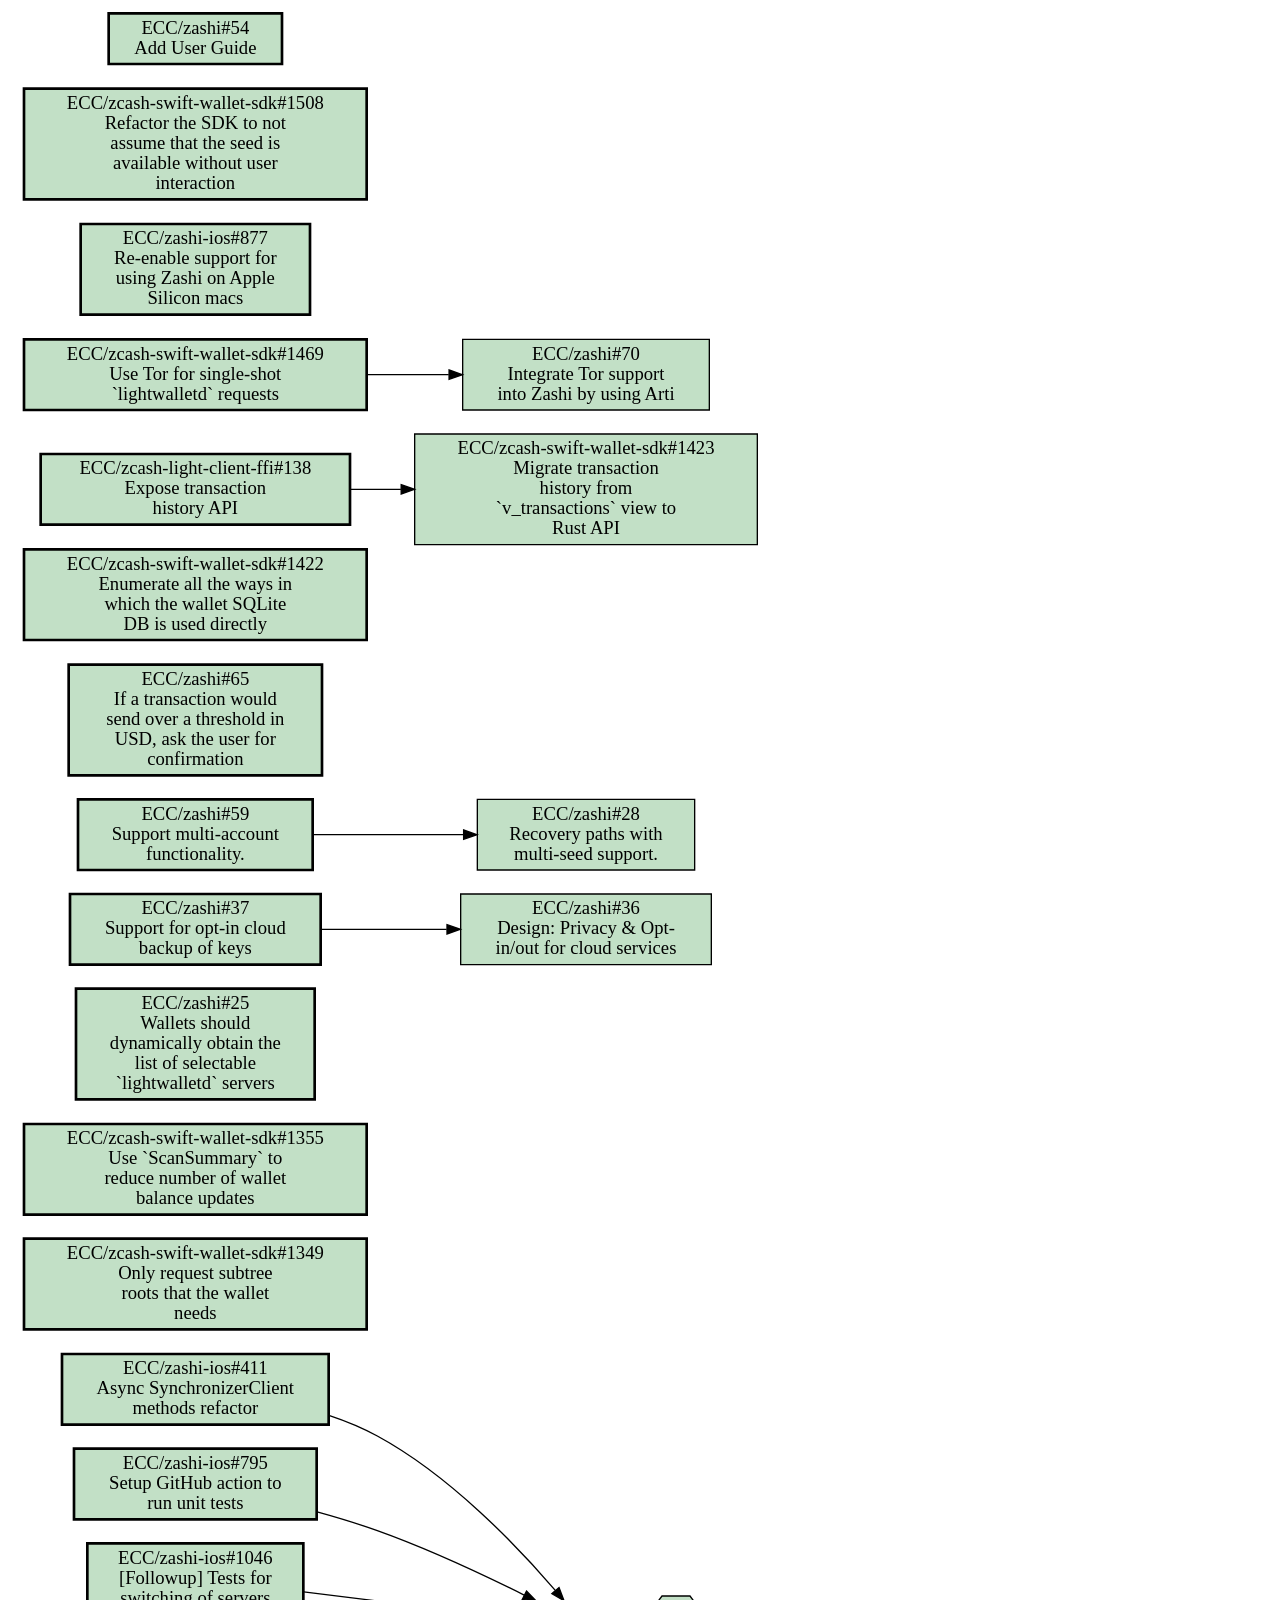
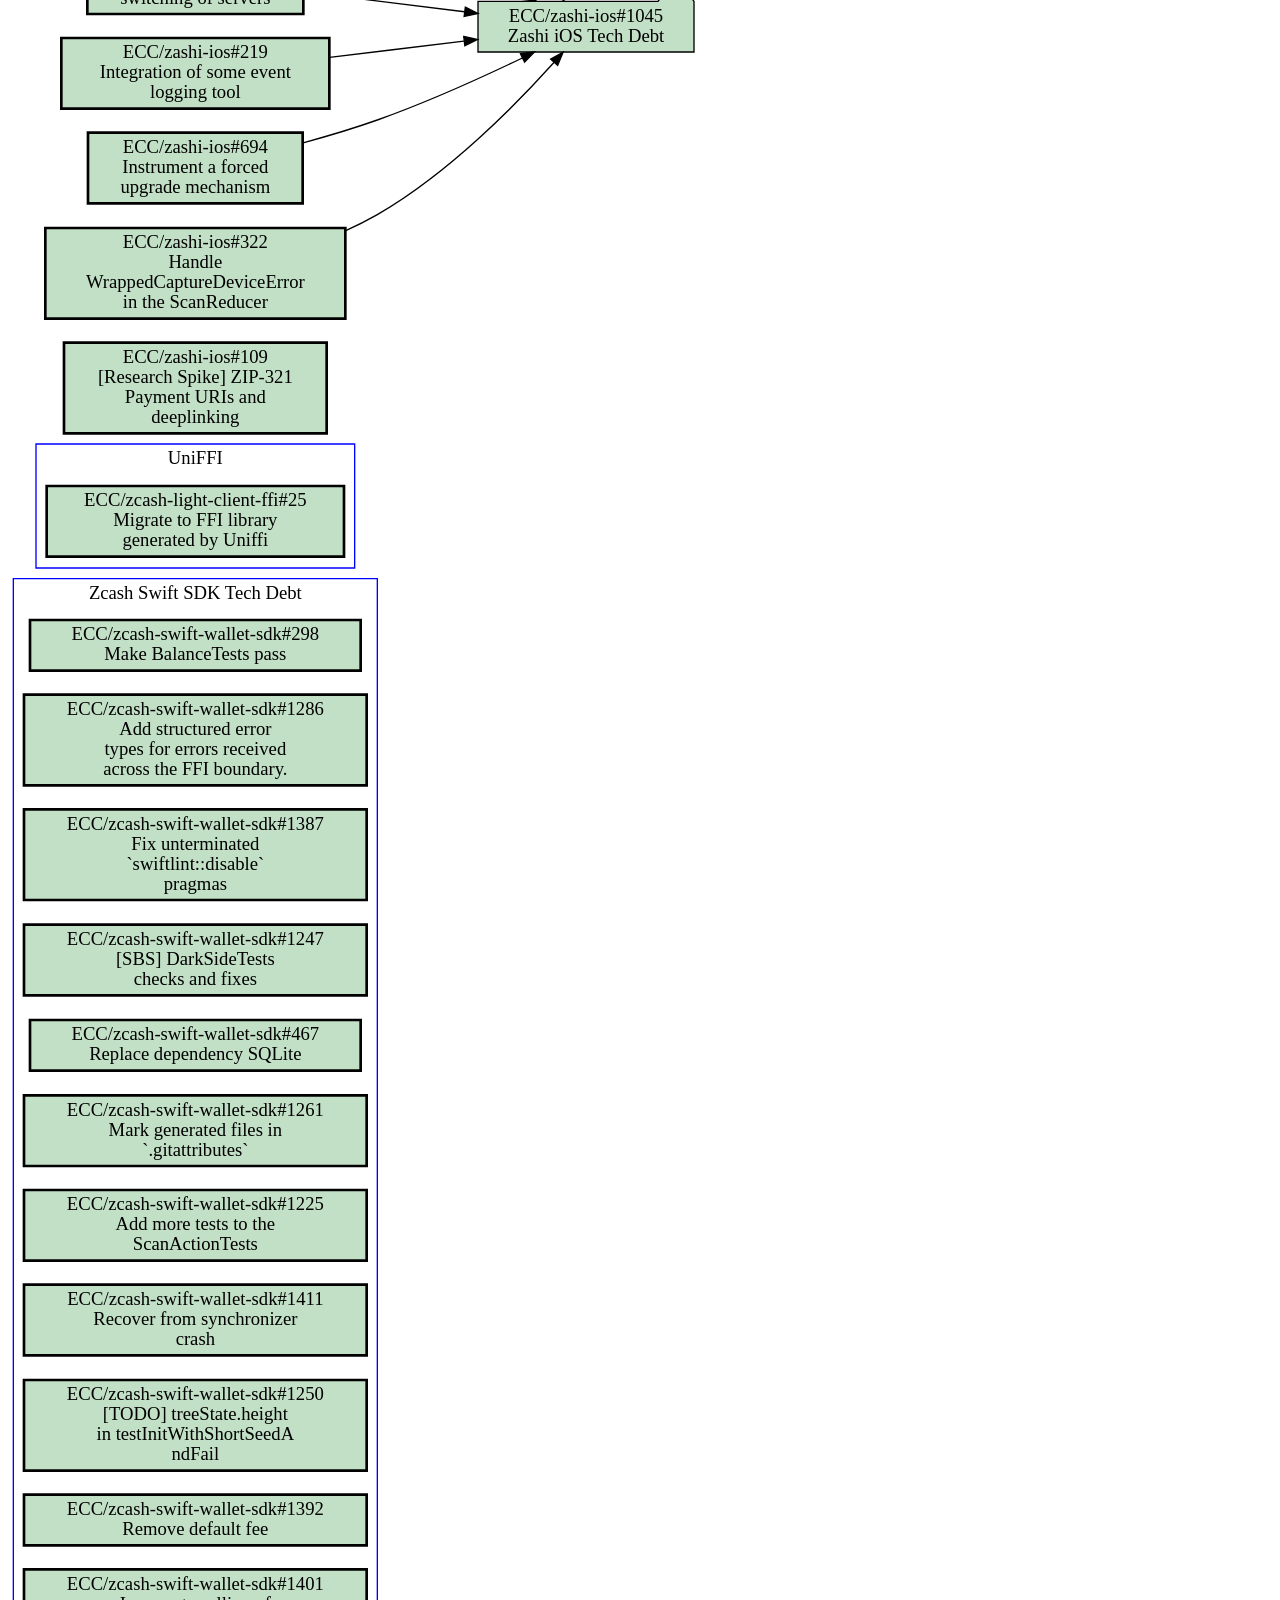
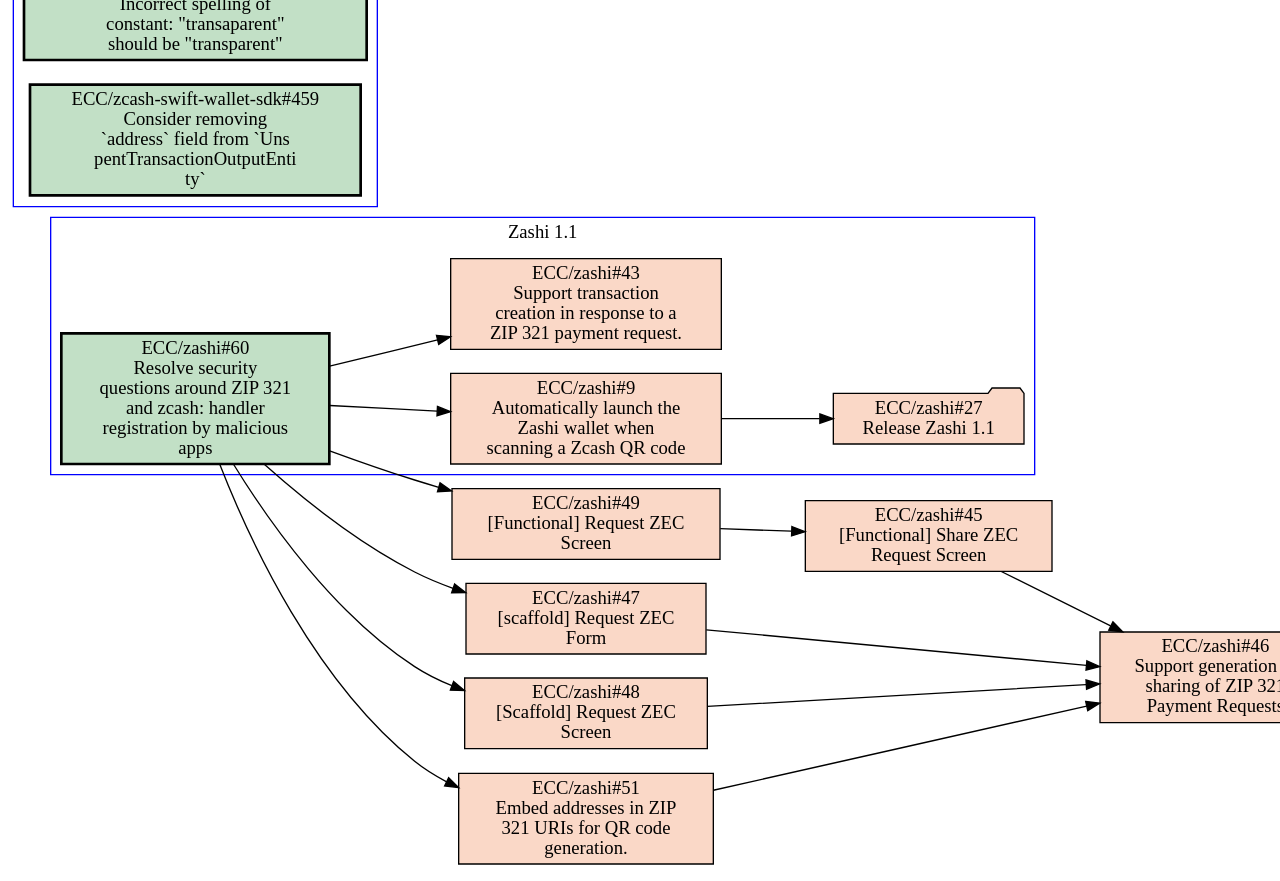
<file: zcash-wallet-ios-dag.html>
<!DOCTYPE html>
<html>
  <head>
    <title>Zcash wallet-ios DAG</title>

    <!-- Pan/zoom SVGs -->
    <script src="https://bumbu.me/svg-pan-zoom/dist/svg-pan-zoom.min.js"></script>

    <link rel="stylesheet" href="zcash-dag.css">
    <style>
      @media (prefers-color-scheme: dark) {
        body {
          /* Material dark theme surface colour */
          background-color: #121212;
        }
      }
    </style>
  </head>
  <body>
    <div id="dag"><svg width="996pt" height="3046pt"
 viewBox="0.00 0.00 996.00 3046.00" xmlns="http://www.w3.org/2000/svg" xmlns:xlink="http://www.w3.org/1999/xlink">
<g id="graph0" class="graph" transform="scale(1 1) rotate(0) translate(4 3042)">
<polygon fill="white" stroke="transparent" points="-4,4 -4,-3042 992,-3042 992,4 -4,4"/>
<g id="clust1" class="cluster">
<title>cluster_2</title>
<polygon fill="none" stroke="blue" points="0,-493 0,-1414 273,-1414 273,-493 0,-493"/>
<text text-anchor="middle" x="136.5" y="-1398.8" font-family="Times,serif" font-size="14.00">Zcash Swift SDK Tech Debt</text>
</g>
<g id="clust2" class="cluster">
<title>cluster_1</title>
<polygon fill="none" stroke="blue" points="28,-292 28,-485 766,-485 766,-292 28,-292"/>
<text text-anchor="middle" x="397" y="-469.8" font-family="Times,serif" font-size="14.00">Zashi 1.1</text>
</g>
<g id="clust3" class="cluster">
<title>cluster_0</title>
<polygon fill="none" stroke="blue" points="17,-1422 17,-1515 256,-1515 256,-1422 17,-1422"/>
<text text-anchor="middle" x="136.5" y="-1499.8" font-family="Times,serif" font-size="14.00">UniFFI</text>
</g>
<!-- ECC/zcash&#45;swift&#45;wallet&#45;sdk#298 -->
<g id="node1" class="node open">
<title>ECC/zcash&#45;swift&#45;wallet&#45;sdk#298</title>
<g id="a_node1"><a xlink:href="https://github.com/Electric-Coin-Company/zcash-swift-wallet-sdk/issues/298" xlink:title="ECC/zcash&#45;swift&#45;wallet&#45;sdk#298&#10;Make BalanceTests pass" target="_blank">
<polygon fill="#c2e0c6" stroke="black" stroke-width="2" points="260.5,-1383 12.5,-1383 12.5,-1345 260.5,-1345 260.5,-1383"/>
<text text-anchor="middle" x="136.5" y="-1367.8" font-family="Times,serif" font-size="14.00">ECC/zcash&#45;swift&#45;wallet&#45;sdk#298</text>
<text text-anchor="middle" x="136.5" y="-1352.8" font-family="Times,serif" font-size="14.00">Make BalanceTests pass</text>
</a>
</g>
</g>
<!-- ECC/zcash&#45;swift&#45;wallet&#45;sdk#1286 -->
<g id="node2" class="node open">
<title>ECC/zcash&#45;swift&#45;wallet&#45;sdk#1286</title>
<g id="a_node2"><a xlink:href="https://github.com/Electric-Coin-Company/zcash-swift-wallet-sdk/issues/1286" xlink:title="ECC/zcash&#45;swift&#45;wallet&#45;sdk#1286&#10;Add structured error&#10;types for errors received&#10;across the FFI boundary." target="_blank">
<polygon fill="#c2e0c6" stroke="black" stroke-width="2" points="265,-1327 8,-1327 8,-1259 265,-1259 265,-1327"/>
<text text-anchor="middle" x="136.5" y="-1311.8" font-family="Times,serif" font-size="14.00">ECC/zcash&#45;swift&#45;wallet&#45;sdk#1286</text>
<text text-anchor="middle" x="136.5" y="-1296.8" font-family="Times,serif" font-size="14.00">Add structured error</text>
<text text-anchor="middle" x="136.5" y="-1281.8" font-family="Times,serif" font-size="14.00">types for errors received</text>
<text text-anchor="middle" x="136.5" y="-1266.8" font-family="Times,serif" font-size="14.00">across the FFI boundary.</text>
</a>
</g>
</g>
<!-- ECC/zcash&#45;swift&#45;wallet&#45;sdk#1387 -->
<g id="node3" class="node open">
<title>ECC/zcash&#45;swift&#45;wallet&#45;sdk#1387</title>
<g id="a_node3"><a xlink:href="https://github.com/Electric-Coin-Company/zcash-swift-wallet-sdk/issues/1387" xlink:title="ECC/zcash&#45;swift&#45;wallet&#45;sdk#1387&#10;Fix unterminated&#10;`swiftlint::disable`&#10;pragmas" target="_blank">
<polygon fill="#c2e0c6" stroke="black" stroke-width="2" points="265,-1241 8,-1241 8,-1173 265,-1173 265,-1241"/>
<text text-anchor="middle" x="136.5" y="-1225.8" font-family="Times,serif" font-size="14.00">ECC/zcash&#45;swift&#45;wallet&#45;sdk#1387</text>
<text text-anchor="middle" x="136.5" y="-1210.8" font-family="Times,serif" font-size="14.00">Fix unterminated</text>
<text text-anchor="middle" x="136.5" y="-1195.8" font-family="Times,serif" font-size="14.00">`swiftlint::disable`</text>
<text text-anchor="middle" x="136.5" y="-1180.8" font-family="Times,serif" font-size="14.00">pragmas</text>
</a>
</g>
</g>
<!-- ECC/zcash&#45;swift&#45;wallet&#45;sdk#1247 -->
<g id="node4" class="node open">
<title>ECC/zcash&#45;swift&#45;wallet&#45;sdk#1247</title>
<g id="a_node4"><a xlink:href="https://github.com/Electric-Coin-Company/zcash-swift-wallet-sdk/issues/1247" xlink:title="ECC/zcash&#45;swift&#45;wallet&#45;sdk#1247&#10;[SBS] DarkSideTests&#10;checks and fixes" target="_blank">
<polygon fill="#c2e0c6" stroke="black" stroke-width="2" points="265,-1154.5 8,-1154.5 8,-1101.5 265,-1101.5 265,-1154.5"/>
<text text-anchor="middle" x="136.5" y="-1139.3" font-family="Times,serif" font-size="14.00">ECC/zcash&#45;swift&#45;wallet&#45;sdk#1247</text>
<text text-anchor="middle" x="136.5" y="-1124.3" font-family="Times,serif" font-size="14.00">[SBS] DarkSideTests</text>
<text text-anchor="middle" x="136.5" y="-1109.3" font-family="Times,serif" font-size="14.00">checks and fixes</text>
</a>
</g>
</g>
<!-- ECC/zcash&#45;swift&#45;wallet&#45;sdk#467 -->
<g id="node5" class="node open">
<title>ECC/zcash&#45;swift&#45;wallet&#45;sdk#467</title>
<g id="a_node5"><a xlink:href="https://github.com/Electric-Coin-Company/zcash-swift-wallet-sdk/issues/467" xlink:title="ECC/zcash&#45;swift&#45;wallet&#45;sdk#467&#10;Replace dependency SQLite" target="_blank">
<polygon fill="#c2e0c6" stroke="black" stroke-width="2" points="260.5,-1083 12.5,-1083 12.5,-1045 260.5,-1045 260.5,-1083"/>
<text text-anchor="middle" x="136.5" y="-1067.8" font-family="Times,serif" font-size="14.00">ECC/zcash&#45;swift&#45;wallet&#45;sdk#467</text>
<text text-anchor="middle" x="136.5" y="-1052.8" font-family="Times,serif" font-size="14.00">Replace dependency SQLite</text>
</a>
</g>
</g>
<!-- ECC/zcash&#45;swift&#45;wallet&#45;sdk#1261 -->
<g id="node6" class="node open">
<title>ECC/zcash&#45;swift&#45;wallet&#45;sdk#1261</title>
<g id="a_node6"><a xlink:href="https://github.com/Electric-Coin-Company/zcash-swift-wallet-sdk/issues/1261" xlink:title="ECC/zcash&#45;swift&#45;wallet&#45;sdk#1261&#10;Mark generated files in&#10;`.gitattributes`" target="_blank">
<polygon fill="#c2e0c6" stroke="black" stroke-width="2" points="265,-1026.5 8,-1026.5 8,-973.5 265,-973.5 265,-1026.5"/>
<text text-anchor="middle" x="136.5" y="-1011.3" font-family="Times,serif" font-size="14.00">ECC/zcash&#45;swift&#45;wallet&#45;sdk#1261</text>
<text text-anchor="middle" x="136.5" y="-996.3" font-family="Times,serif" font-size="14.00">Mark generated files in</text>
<text text-anchor="middle" x="136.5" y="-981.3" font-family="Times,serif" font-size="14.00">`.gitattributes`</text>
</a>
</g>
</g>
<!-- ECC/zcash&#45;swift&#45;wallet&#45;sdk#1225 -->
<g id="node7" class="node open">
<title>ECC/zcash&#45;swift&#45;wallet&#45;sdk#1225</title>
<g id="a_node7"><a xlink:href="https://github.com/Electric-Coin-Company/zcash-swift-wallet-sdk/issues/1225" xlink:title="ECC/zcash&#45;swift&#45;wallet&#45;sdk#1225&#10;Add more tests to the&#10;ScanActionTests" target="_blank">
<polygon fill="#c2e0c6" stroke="black" stroke-width="2" points="265,-955.5 8,-955.5 8,-902.5 265,-902.5 265,-955.5"/>
<text text-anchor="middle" x="136.5" y="-940.3" font-family="Times,serif" font-size="14.00">ECC/zcash&#45;swift&#45;wallet&#45;sdk#1225</text>
<text text-anchor="middle" x="136.5" y="-925.3" font-family="Times,serif" font-size="14.00">Add more tests to the</text>
<text text-anchor="middle" x="136.5" y="-910.3" font-family="Times,serif" font-size="14.00">ScanActionTests</text>
</a>
</g>
</g>
<!-- ECC/zcash&#45;swift&#45;wallet&#45;sdk#1411 -->
<g id="node8" class="node open">
<title>ECC/zcash&#45;swift&#45;wallet&#45;sdk#1411</title>
<g id="a_node8"><a xlink:href="https://github.com/Electric-Coin-Company/zcash-swift-wallet-sdk/issues/1411" xlink:title="ECC/zcash&#45;swift&#45;wallet&#45;sdk#1411&#10;Recover from synchronizer&#10;crash" target="_blank">
<polygon fill="#c2e0c6" stroke="black" stroke-width="2" points="265,-884.5 8,-884.5 8,-831.5 265,-831.5 265,-884.5"/>
<text text-anchor="middle" x="136.5" y="-869.3" font-family="Times,serif" font-size="14.00">ECC/zcash&#45;swift&#45;wallet&#45;sdk#1411</text>
<text text-anchor="middle" x="136.5" y="-854.3" font-family="Times,serif" font-size="14.00">Recover from synchronizer</text>
<text text-anchor="middle" x="136.5" y="-839.3" font-family="Times,serif" font-size="14.00">crash</text>
</a>
</g>
</g>
<!-- ECC/zcash&#45;swift&#45;wallet&#45;sdk#1250 -->
<g id="node9" class="node open">
<title>ECC/zcash&#45;swift&#45;wallet&#45;sdk#1250</title>
<g id="a_node9"><a xlink:href="https://github.com/Electric-Coin-Company/zcash-swift-wallet-sdk/issues/1250" xlink:title="ECC/zcash&#45;swift&#45;wallet&#45;sdk#1250&#10;[TODO] treeState.height&#10;in testInitWithShortSeedA&#10;ndFail" target="_blank">
<polygon fill="#c2e0c6" stroke="black" stroke-width="2" points="265,-813 8,-813 8,-745 265,-745 265,-813"/>
<text text-anchor="middle" x="136.5" y="-797.8" font-family="Times,serif" font-size="14.00">ECC/zcash&#45;swift&#45;wallet&#45;sdk#1250</text>
<text text-anchor="middle" x="136.5" y="-782.8" font-family="Times,serif" font-size="14.00">[TODO] treeState.height</text>
<text text-anchor="middle" x="136.5" y="-767.8" font-family="Times,serif" font-size="14.00">in testInitWithShortSeedA</text>
<text text-anchor="middle" x="136.5" y="-752.8" font-family="Times,serif" font-size="14.00">ndFail</text>
</a>
</g>
</g>
<!-- ECC/zcash&#45;swift&#45;wallet&#45;sdk#1392 -->
<g id="node10" class="node open">
<title>ECC/zcash&#45;swift&#45;wallet&#45;sdk#1392</title>
<g id="a_node10"><a xlink:href="https://github.com/Electric-Coin-Company/zcash-swift-wallet-sdk/issues/1392" xlink:title="ECC/zcash&#45;swift&#45;wallet&#45;sdk#1392&#10;Remove default fee" target="_blank">
<polygon fill="#c2e0c6" stroke="black" stroke-width="2" points="265,-727 8,-727 8,-689 265,-689 265,-727"/>
<text text-anchor="middle" x="136.5" y="-711.8" font-family="Times,serif" font-size="14.00">ECC/zcash&#45;swift&#45;wallet&#45;sdk#1392</text>
<text text-anchor="middle" x="136.5" y="-696.8" font-family="Times,serif" font-size="14.00">Remove default fee</text>
</a>
</g>
</g>
<!-- ECC/zcash&#45;swift&#45;wallet&#45;sdk#1401 -->
<g id="node11" class="node open">
<title>ECC/zcash&#45;swift&#45;wallet&#45;sdk#1401</title>
<g id="a_node11"><a xlink:href="https://github.com/Electric-Coin-Company/zcash-swift-wallet-sdk/issues/1401" xlink:title="ECC/zcash&#45;swift&#45;wallet&#45;sdk#1401&#10;Incorrect spelling of&#10;constant: &quot;transaparent&quot;&#10;should be &quot;transparent&quot;" target="_blank">
<polygon fill="#c2e0c6" stroke="black" stroke-width="2" points="265,-671 8,-671 8,-603 265,-603 265,-671"/>
<text text-anchor="middle" x="136.5" y="-655.8" font-family="Times,serif" font-size="14.00">ECC/zcash&#45;swift&#45;wallet&#45;sdk#1401</text>
<text text-anchor="middle" x="136.5" y="-640.8" font-family="Times,serif" font-size="14.00">Incorrect spelling of</text>
<text text-anchor="middle" x="136.5" y="-625.8" font-family="Times,serif" font-size="14.00">constant: &quot;transaparent&quot;</text>
<text text-anchor="middle" x="136.5" y="-610.8" font-family="Times,serif" font-size="14.00">should be &quot;transparent&quot;</text>
</a>
</g>
</g>
<!-- ECC/zcash&#45;swift&#45;wallet&#45;sdk#459 -->
<g id="node12" class="node open">
<title>ECC/zcash&#45;swift&#45;wallet&#45;sdk#459</title>
<g id="a_node12"><a xlink:href="https://github.com/Electric-Coin-Company/zcash-swift-wallet-sdk/issues/459" xlink:title="ECC/zcash&#45;swift&#45;wallet&#45;sdk#459&#10;Consider removing&#10;`address` field from `Uns&#10;pentTransactionOutputEnti&#10;ty`" target="_blank">
<polygon fill="#c2e0c6" stroke="black" stroke-width="2" points="260.5,-584.5 12.5,-584.5 12.5,-501.5 260.5,-501.5 260.5,-584.5"/>
<text text-anchor="middle" x="136.5" y="-569.3" font-family="Times,serif" font-size="14.00">ECC/zcash&#45;swift&#45;wallet&#45;sdk#459</text>
<text text-anchor="middle" x="136.5" y="-554.3" font-family="Times,serif" font-size="14.00">Consider removing</text>
<text text-anchor="middle" x="136.5" y="-539.3" font-family="Times,serif" font-size="14.00">`address` field from `Uns</text>
<text text-anchor="middle" x="136.5" y="-524.3" font-family="Times,serif" font-size="14.00">pentTransactionOutputEnti</text>
<text text-anchor="middle" x="136.5" y="-509.3" font-family="Times,serif" font-size="14.00">ty`</text>
</a>
</g>
</g>
<!-- ECC/zashi#27 -->
<g id="node13" class="node closed">
<title>ECC/zashi#27</title>
<g id="a_node13"><a xlink:href="https://github.com/Electric-Coin-Company/zashi/issues/27" xlink:title="ECC/zashi#27&#10;Release Zashi 1.1" target="_blank">
<polygon fill="#fad8c7" stroke="black" points="758,-353 755,-357 734,-357 731,-353 615,-353 615,-315 758,-315 758,-353"/>
<text text-anchor="middle" x="686.5" y="-337.8" font-family="Times,serif" font-size="14.00">ECC/zashi#27</text>
<text text-anchor="middle" x="686.5" y="-322.8" font-family="Times,serif" font-size="14.00">Release Zashi 1.1</text>
</a>
</g>
</g>
<!-- ECC/zashi#9 -->
<g id="node14" class="node closed">
<title>ECC/zashi#9</title>
<g id="a_node14"><a xlink:href="https://github.com/Electric-Coin-Company/zashi/issues/9" xlink:title="ECC/zashi#9&#10;Automatically launch the&#10;Zashi wallet when&#10;scanning a Zcash QR code" target="_blank">
<polygon fill="#fad8c7" stroke="black" points="531,-368 328,-368 328,-300 531,-300 531,-368"/>
<text text-anchor="middle" x="429.5" y="-352.8" font-family="Times,serif" font-size="14.00">ECC/zashi#9</text>
<text text-anchor="middle" x="429.5" y="-337.8" font-family="Times,serif" font-size="14.00">Automatically launch the</text>
<text text-anchor="middle" x="429.5" y="-322.8" font-family="Times,serif" font-size="14.00">Zashi wallet when</text>
<text text-anchor="middle" x="429.5" y="-307.8" font-family="Times,serif" font-size="14.00">scanning a Zcash QR code</text>
</a>
</g>
</g>
<!-- ECC/zashi#9&#45;&gt;ECC/zashi#27 -->
<g id="edge1" class="edge">
<title>ECC/zashi#9&#45;&gt;ECC/zashi#27</title>
<path fill="none" stroke="black" d="M531.28,-334C555.66,-334 581.4,-334 604.72,-334"/>
<polygon fill="black" stroke="black" points="604.9,-337.5 614.9,-334 604.9,-330.5 604.9,-337.5"/>
</g>
<!-- ECC/zashi#60 -->
<g id="node15" class="node open">
<title>ECC/zashi#60</title>
<g id="a_node15"><a xlink:href="https://github.com/Electric-Coin-Company/zashi/issues/60" xlink:title="ECC/zashi#60&#10;Resolve security&#10;questions around ZIP 321&#10;and zcash: handler&#10;registration by malicious&#10;apps" target="_blank">
<polygon fill="#c2e0c6" stroke="black" stroke-width="2" points="237,-398 36,-398 36,-300 237,-300 237,-398"/>
<text text-anchor="middle" x="136.5" y="-382.8" font-family="Times,serif" font-size="14.00">ECC/zashi#60</text>
<text text-anchor="middle" x="136.5" y="-367.8" font-family="Times,serif" font-size="14.00">Resolve security</text>
<text text-anchor="middle" x="136.5" y="-352.8" font-family="Times,serif" font-size="14.00">questions around ZIP 321</text>
<text text-anchor="middle" x="136.5" y="-337.8" font-family="Times,serif" font-size="14.00">and zcash: handler</text>
<text text-anchor="middle" x="136.5" y="-322.8" font-family="Times,serif" font-size="14.00">registration by malicious</text>
<text text-anchor="middle" x="136.5" y="-307.8" font-family="Times,serif" font-size="14.00">apps</text>
</a>
</g>
</g>
<!-- ECC/zashi#60&#45;&gt;ECC/zashi#9 -->
<g id="edge2" class="edge">
<title>ECC/zashi#60&#45;&gt;ECC/zashi#9</title>
<path fill="none" stroke="black" d="M237.24,-343.86C263.21,-342.52 291.34,-341.07 317.84,-339.7"/>
<polygon fill="black" stroke="black" points="318.09,-343.19 327.9,-339.19 317.74,-336.2 318.09,-343.19"/>
</g>
<!-- ECC/zashi#43 -->
<g id="node16" class="node closed">
<title>ECC/zashi#43</title>
<g id="a_node16"><a xlink:href="https://github.com/Electric-Coin-Company/zashi/issues/43" xlink:title="ECC/zashi#43&#10;Support transaction&#10;creation in response to a&#10;ZIP 321 payment request." target="_blank">
<polygon fill="#fad8c7" stroke="black" points="531,-454 328,-454 328,-386 531,-386 531,-454"/>
<text text-anchor="middle" x="429.5" y="-438.8" font-family="Times,serif" font-size="14.00">ECC/zashi#43</text>
<text text-anchor="middle" x="429.5" y="-423.8" font-family="Times,serif" font-size="14.00">Support transaction</text>
<text text-anchor="middle" x="429.5" y="-408.8" font-family="Times,serif" font-size="14.00">creation in response to a</text>
<text text-anchor="middle" x="429.5" y="-393.8" font-family="Times,serif" font-size="14.00">ZIP 321 payment request.</text>
</a>
</g>
</g>
<!-- ECC/zashi#60&#45;&gt;ECC/zashi#43 -->
<g id="edge3" class="edge">
<title>ECC/zashi#60&#45;&gt;ECC/zashi#43</title>
<path fill="none" stroke="black" d="M237.24,-373.33C263.32,-379.7 291.59,-386.6 318.19,-393.09"/>
<polygon fill="black" stroke="black" points="317.36,-396.49 327.9,-395.46 319.02,-389.69 317.36,-396.49"/>
</g>
<!-- ECC/zashi#49 -->
<g id="node18" class="node closed">
<title>ECC/zashi#49</title>
<g id="a_node18"><a xlink:href="https://github.com/Electric-Coin-Company/zashi/issues/49" xlink:title="ECC/zashi#49&#10;[Functional] Request ZEC&#10;Screen" target="_blank">
<polygon fill="#fad8c7" stroke="black" points="530,-281.5 329,-281.5 329,-228.5 530,-228.5 530,-281.5"/>
<text text-anchor="middle" x="429.5" y="-266.3" font-family="Times,serif" font-size="14.00">ECC/zashi#49</text>
<text text-anchor="middle" x="429.5" y="-251.3" font-family="Times,serif" font-size="14.00">[Functional] Request ZEC</text>
<text text-anchor="middle" x="429.5" y="-236.3" font-family="Times,serif" font-size="14.00">Screen</text>
</a>
</g>
</g>
<!-- ECC/zashi#60&#45;&gt;ECC/zashi#49 -->
<g id="edge4" class="edge">
<title>ECC/zashi#60&#45;&gt;ECC/zashi#49</title>
<path fill="none" stroke="black" d="M237.23,-309.92C258.16,-302.25 280.19,-294.55 301,-288 306.87,-286.15 312.91,-284.33 319.03,-282.54"/>
<polygon fill="black" stroke="black" points="320.03,-285.89 328.68,-279.77 318.1,-279.16 320.03,-285.89"/>
</g>
<!-- ECC/zashi#47 -->
<g id="node19" class="node closed">
<title>ECC/zashi#47</title>
<g id="a_node19"><a xlink:href="https://github.com/Electric-Coin-Company/zashi/issues/47" xlink:title="ECC/zashi#47&#10;[scaffold] Request ZEC&#10;Form" target="_blank">
<polygon fill="#fad8c7" stroke="black" points="519.5,-210.5 339.5,-210.5 339.5,-157.5 519.5,-157.5 519.5,-210.5"/>
<text text-anchor="middle" x="429.5" y="-195.3" font-family="Times,serif" font-size="14.00">ECC/zashi#47</text>
<text text-anchor="middle" x="429.5" y="-180.3" font-family="Times,serif" font-size="14.00">[scaffold] Request ZEC</text>
<text text-anchor="middle" x="429.5" y="-165.3" font-family="Times,serif" font-size="14.00">Form</text>
</a>
</g>
</g>
<!-- ECC/zashi#60&#45;&gt;ECC/zashi#47 -->
<g id="edge5" class="edge">
<title>ECC/zashi#60&#45;&gt;ECC/zashi#47</title>
<path fill="none" stroke="black" d="M188.21,-299.76C218.74,-272.52 259.61,-240.02 301,-219 310.07,-214.39 319.83,-210.33 329.76,-206.77"/>
<polygon fill="black" stroke="black" points="330.98,-210.05 339.31,-203.5 328.72,-203.43 330.98,-210.05"/>
</g>
<!-- ECC/zashi#48 -->
<g id="node20" class="node closed">
<title>ECC/zashi#48</title>
<g id="a_node20"><a xlink:href="https://github.com/Electric-Coin-Company/zashi/issues/48" xlink:title="ECC/zashi#48&#10;[Scaffold] Request ZEC&#10;Screen" target="_blank">
<polygon fill="#fad8c7" stroke="black" points="520.5,-139.5 338.5,-139.5 338.5,-86.5 520.5,-86.5 520.5,-139.5"/>
<text text-anchor="middle" x="429.5" y="-124.3" font-family="Times,serif" font-size="14.00">ECC/zashi#48</text>
<text text-anchor="middle" x="429.5" y="-109.3" font-family="Times,serif" font-size="14.00">[Scaffold] Request ZEC</text>
<text text-anchor="middle" x="429.5" y="-94.3" font-family="Times,serif" font-size="14.00">Screen</text>
</a>
</g>
</g>
<!-- ECC/zashi#60&#45;&gt;ECC/zashi#48 -->
<g id="edge6" class="edge">
<title>ECC/zashi#60&#45;&gt;ECC/zashi#48</title>
<path fill="none" stroke="black" d="M165.13,-299.82C193.45,-253.86 241.66,-186.7 301,-148 309.6,-142.39 319.08,-137.68 328.88,-133.71"/>
<polygon fill="black" stroke="black" points="330.23,-136.94 338.35,-130.14 327.76,-130.39 330.23,-136.94"/>
</g>
<!-- ECC/zashi#51 -->
<g id="node21" class="node closed">
<title>ECC/zashi#51</title>
<g id="a_node21"><a xlink:href="https://github.com/Electric-Coin-Company/zashi/issues/51" xlink:title="ECC/zashi#51&#10;Embed addresses in ZIP&#10;321 URIs for QR code&#10;generation." target="_blank">
<polygon fill="#fad8c7" stroke="black" points="525,-68 334,-68 334,0 525,0 525,-68"/>
<text text-anchor="middle" x="429.5" y="-52.8" font-family="Times,serif" font-size="14.00">ECC/zashi#51</text>
<text text-anchor="middle" x="429.5" y="-37.8" font-family="Times,serif" font-size="14.00">Embed addresses in ZIP</text>
<text text-anchor="middle" x="429.5" y="-22.8" font-family="Times,serif" font-size="14.00">321 URIs for QR code</text>
<text text-anchor="middle" x="429.5" y="-7.8" font-family="Times,serif" font-size="14.00">generation.</text>
</a>
</g>
</g>
<!-- ECC/zashi#60&#45;&gt;ECC/zashi#51 -->
<g id="edge7" class="edge">
<title>ECC/zashi#60&#45;&gt;ECC/zashi#51</title>
<path fill="none" stroke="black" d="M154.8,-299.81C178.59,-239.06 227.05,-136.48 301,-77 308.3,-71.13 316.43,-66.05 324.97,-61.64"/>
<polygon fill="black" stroke="black" points="326.5,-64.79 333.99,-57.3 323.46,-58.49 326.5,-64.79"/>
</g>
<!-- ECC/zcash&#45;light&#45;client&#45;ffi#25 -->
<g id="node17" class="node open">
<title>ECC/zcash&#45;light&#45;client&#45;ffi#25</title>
<g id="a_node17"><a xlink:href="https://github.com/Electric-Coin-Company/zcash-light-client-ffi/issues/25" xlink:title="ECC/zcash&#45;light&#45;client&#45;ffi#25&#10;Migrate to FFI library&#10;generated by Uniffi" target="_blank">
<polygon fill="#c2e0c6" stroke="black" stroke-width="2" points="248,-1483.5 25,-1483.5 25,-1430.5 248,-1430.5 248,-1483.5"/>
<text text-anchor="middle" x="136.5" y="-1468.3" font-family="Times,serif" font-size="14.00">ECC/zcash&#45;light&#45;client&#45;ffi#25</text>
<text text-anchor="middle" x="136.5" y="-1453.3" font-family="Times,serif" font-size="14.00">Migrate to FFI library</text>
<text text-anchor="middle" x="136.5" y="-1438.3" font-family="Times,serif" font-size="14.00">generated by Uniffi</text>
</a>
</g>
</g>
<!-- ECC/zashi#45 -->
<g id="node22" class="node closed">
<title>ECC/zashi#45</title>
<g id="a_node22"><a xlink:href="https://github.com/Electric-Coin-Company/zashi/issues/45" xlink:title="ECC/zashi#45&#10;[Functional] Share ZEC&#10;Request Screen" target="_blank">
<polygon fill="#fad8c7" stroke="black" points="779,-272.5 594,-272.5 594,-219.5 779,-219.5 779,-272.5"/>
<text text-anchor="middle" x="686.5" y="-257.3" font-family="Times,serif" font-size="14.00">ECC/zashi#45</text>
<text text-anchor="middle" x="686.5" y="-242.3" font-family="Times,serif" font-size="14.00">[Functional] Share ZEC</text>
<text text-anchor="middle" x="686.5" y="-227.3" font-family="Times,serif" font-size="14.00">Request Screen</text>
</a>
</g>
</g>
<!-- ECC/zashi#49&#45;&gt;ECC/zashi#45 -->
<g id="edge8" class="edge">
<title>ECC/zashi#49&#45;&gt;ECC/zashi#45</title>
<path fill="none" stroke="black" d="M530.19,-251.48C547.7,-250.86 565.95,-250.22 583.53,-249.6"/>
<polygon fill="black" stroke="black" points="583.92,-253.09 593.79,-249.24 583.67,-246.09 583.92,-253.09"/>
</g>
<!-- ECC/zashi#46 -->
<g id="node23" class="node closed">
<title>ECC/zashi#46</title>
<g id="a_node23"><a xlink:href="https://github.com/Electric-Coin-Company/zashi/issues/46" xlink:title="ECC/zashi#46&#10;Support generation &amp;&#10;sharing of ZIP 321&#10;Payment Requests" target="_blank">
<polygon fill="#fad8c7" stroke="black" points="988,-174 815,-174 815,-106 988,-106 988,-174"/>
<text text-anchor="middle" x="901.5" y="-158.8" font-family="Times,serif" font-size="14.00">ECC/zashi#46</text>
<text text-anchor="middle" x="901.5" y="-143.8" font-family="Times,serif" font-size="14.00">Support generation &amp;</text>
<text text-anchor="middle" x="901.5" y="-128.8" font-family="Times,serif" font-size="14.00">sharing of ZIP 321</text>
<text text-anchor="middle" x="901.5" y="-113.8" font-family="Times,serif" font-size="14.00">Payment Requests</text>
</a>
</g>
</g>
<!-- ECC/zashi#47&#45;&gt;ECC/zashi#46 -->
<g id="edge9" class="edge">
<title>ECC/zashi#47&#45;&gt;ECC/zashi#46</title>
<path fill="none" stroke="black" d="M519.73,-175.65C601.22,-168.02 721.34,-156.77 804.8,-148.96"/>
<polygon fill="black" stroke="black" points="805.16,-152.44 814.79,-148.02 804.51,-145.47 805.16,-152.44"/>
</g>
<!-- ECC/zashi#48&#45;&gt;ECC/zashi#46 -->
<g id="edge10" class="edge">
<title>ECC/zashi#48&#45;&gt;ECC/zashi#46</title>
<path fill="none" stroke="black" d="M520.56,-118.17C601.93,-122.85 721.33,-129.71 804.49,-134.48"/>
<polygon fill="black" stroke="black" points="804.51,-137.99 814.7,-135.07 804.92,-131 804.51,-137.99"/>
</g>
<!-- ECC/zashi#51&#45;&gt;ECC/zashi#46 -->
<g id="edge11" class="edge">
<title>ECC/zashi#51&#45;&gt;ECC/zashi#46</title>
<path fill="none" stroke="black" d="M525.05,-55.32C606.44,-73.68 723.35,-100.05 805.02,-118.47"/>
<polygon fill="black" stroke="black" points="804.28,-121.89 814.8,-120.67 805.81,-115.06 804.28,-121.89"/>
</g>
<!-- ECC/zashi#45&#45;&gt;ECC/zashi#46 -->
<g id="edge12" class="edge">
<title>ECC/zashi#45&#45;&gt;ECC/zashi#46</title>
<path fill="none" stroke="black" d="M740.97,-219.39C765.77,-207.05 795.73,-192.14 822.95,-178.59"/>
<polygon fill="black" stroke="black" points="824.66,-181.65 832.06,-174.06 821.55,-175.38 824.66,-181.65"/>
</g>
<!-- ECC/zashi&#45;ios#109 -->
<g id="node24" class="node open">
<title>ECC/zashi&#45;ios#109</title>
<g id="a_node24"><a xlink:href="https://github.com/Electric-Coin-Company/zashi-ios/issues/109" xlink:title="ECC/zashi&#45;ios#109&#10;[Research Spike] ZIP&#45;321&#10;Payment URIs and&#10;deeplinking" target="_blank">
<polygon fill="#c2e0c6" stroke="black" stroke-width="2" points="235,-1591 38,-1591 38,-1523 235,-1523 235,-1591"/>
<text text-anchor="middle" x="136.5" y="-1575.8" font-family="Times,serif" font-size="14.00">ECC/zashi&#45;ios#109</text>
<text text-anchor="middle" x="136.5" y="-1560.8" font-family="Times,serif" font-size="14.00">[Research Spike] ZIP&#45;321</text>
<text text-anchor="middle" x="136.5" y="-1545.8" font-family="Times,serif" font-size="14.00">Payment URIs and</text>
<text text-anchor="middle" x="136.5" y="-1530.8" font-family="Times,serif" font-size="14.00">deeplinking</text>
</a>
</g>
</g>
<!-- ECC/zashi&#45;ios#411 -->
<g id="node25" class="node open">
<title>ECC/zashi&#45;ios#411</title>
<g id="a_node25"><a xlink:href="https://github.com/Electric-Coin-Company/zashi-ios/issues/411" xlink:title="ECC/zashi&#45;ios#411&#10;Async SynchronizerClient&#10;methods refactor" target="_blank">
<polygon fill="#c2e0c6" stroke="black" stroke-width="2" points="236.5,-2032.5 36.5,-2032.5 36.5,-1979.5 236.5,-1979.5 236.5,-2032.5"/>
<text text-anchor="middle" x="136.5" y="-2017.3" font-family="Times,serif" font-size="14.00">ECC/zashi&#45;ios#411</text>
<text text-anchor="middle" x="136.5" y="-2002.3" font-family="Times,serif" font-size="14.00">Async SynchronizerClient</text>
<text text-anchor="middle" x="136.5" y="-1987.3" font-family="Times,serif" font-size="14.00">methods refactor</text>
</a>
</g>
</g>
<!-- ECC/zashi&#45;ios#1045 -->
<g id="node26" class="node open">
<title>ECC/zashi&#45;ios#1045</title>
<g id="a_node26"><a xlink:href="https://github.com/Electric-Coin-Company/zashi-ios/issues/1045" xlink:title="ECC/zashi&#45;ios#1045&#10;Zashi iOS Tech Debt" target="_blank">
<polygon fill="#c2e0c6" stroke="black" points="510.5,-1847 507.5,-1851 486.5,-1851 483.5,-1847 348.5,-1847 348.5,-1809 510.5,-1809 510.5,-1847"/>
<text text-anchor="middle" x="429.5" y="-1831.8" font-family="Times,serif" font-size="14.00">ECC/zashi&#45;ios#1045</text>
<text text-anchor="middle" x="429.5" y="-1816.8" font-family="Times,serif" font-size="14.00">Zashi iOS Tech Debt</text>
</a>
</g>
</g>
<!-- ECC/zashi&#45;ios#411&#45;&gt;ECC/zashi&#45;ios#1045 -->
<g id="edge13" class="edge">
<title>ECC/zashi&#45;ios#411&#45;&gt;ECC/zashi&#45;ios#1045</title>
<path fill="none" stroke="black" d="M236.64,-1986.5C249.25,-1982.3 261.69,-1977.2 273,-1971 327.95,-1941.1 378.7,-1887.6 406.46,-1855.2"/>
<polygon fill="black" stroke="black" points="409.26,-1857.31 413.01,-1847.4 403.9,-1852.81 409.26,-1857.31"/>
</g>
<!-- ECC/zashi&#45;ios#795 -->
<g id="node27" class="node open">
<title>ECC/zashi&#45;ios#795</title>
<g id="a_node27"><a xlink:href="https://github.com/Electric-Coin-Company/zashi-ios/issues/795" xlink:title="ECC/zashi&#45;ios#795&#10;Setup GitHub action to&#10;run unit tests" target="_blank">
<polygon fill="#c2e0c6" stroke="black" stroke-width="2" points="227.5,-1961.5 45.5,-1961.5 45.5,-1908.5 227.5,-1908.5 227.5,-1961.5"/>
<text text-anchor="middle" x="136.5" y="-1946.3" font-family="Times,serif" font-size="14.00">ECC/zashi&#45;ios#795</text>
<text text-anchor="middle" x="136.5" y="-1931.3" font-family="Times,serif" font-size="14.00">Setup GitHub action to</text>
<text text-anchor="middle" x="136.5" y="-1916.3" font-family="Times,serif" font-size="14.00">run unit tests</text>
</a>
</g>
</g>
<!-- ECC/zashi&#45;ios#795&#45;&gt;ECC/zashi&#45;ios#1045 -->
<g id="edge14" class="edge">
<title>ECC/zashi&#45;ios#795&#45;&gt;ECC/zashi&#45;ios#1045</title>
<path fill="none" stroke="black" d="M227.84,-1914.1C243.06,-1909.9 258.59,-1905.2 273,-1900 311.08,-1886.4 352.57,-1866.9 383.1,-1851.7"/>
<polygon fill="black" stroke="black" points="384.86,-1854.73 392.21,-1847.1 381.71,-1848.48 384.86,-1854.73"/>
</g>
<!-- ECC/zcash&#45;swift&#45;wallet&#45;sdk#1349 -->
<g id="node28" class="node open">
<title>ECC/zcash&#45;swift&#45;wallet&#45;sdk#1349</title>
<g id="a_node28"><a xlink:href="https://github.com/Electric-Coin-Company/zcash-swift-wallet-sdk/issues/1349" xlink:title="ECC/zcash&#45;swift&#45;wallet&#45;sdk#1349&#10;Only request subtree&#10;roots that the wallet&#10;needs" target="_blank">
<polygon fill="#c2e0c6" stroke="black" stroke-width="2" points="265,-2119 8,-2119 8,-2051 265,-2051 265,-2119"/>
<text text-anchor="middle" x="136.5" y="-2103.8" font-family="Times,serif" font-size="14.00">ECC/zcash&#45;swift&#45;wallet&#45;sdk#1349</text>
<text text-anchor="middle" x="136.5" y="-2088.8" font-family="Times,serif" font-size="14.00">Only request subtree</text>
<text text-anchor="middle" x="136.5" y="-2073.8" font-family="Times,serif" font-size="14.00">roots that the wallet</text>
<text text-anchor="middle" x="136.5" y="-2058.8" font-family="Times,serif" font-size="14.00">needs</text>
</a>
</g>
</g>
<!-- ECC/zcash&#45;swift&#45;wallet&#45;sdk#1355 -->
<g id="node29" class="node open">
<title>ECC/zcash&#45;swift&#45;wallet&#45;sdk#1355</title>
<g id="a_node29"><a xlink:href="https://github.com/Electric-Coin-Company/zcash-swift-wallet-sdk/issues/1355" xlink:title="ECC/zcash&#45;swift&#45;wallet&#45;sdk#1355&#10;Use `ScanSummary` to&#10;reduce number of wallet&#10;balance updates" target="_blank">
<polygon fill="#c2e0c6" stroke="black" stroke-width="2" points="265,-2205 8,-2205 8,-2137 265,-2137 265,-2205"/>
<text text-anchor="middle" x="136.5" y="-2189.8" font-family="Times,serif" font-size="14.00">ECC/zcash&#45;swift&#45;wallet&#45;sdk#1355</text>
<text text-anchor="middle" x="136.5" y="-2174.8" font-family="Times,serif" font-size="14.00">Use `ScanSummary` to</text>
<text text-anchor="middle" x="136.5" y="-2159.8" font-family="Times,serif" font-size="14.00">reduce number of wallet</text>
<text text-anchor="middle" x="136.5" y="-2144.8" font-family="Times,serif" font-size="14.00">balance updates</text>
</a>
</g>
</g>
<!-- ECC/zashi&#45;ios#1046 -->
<g id="node30" class="node open">
<title>ECC/zashi&#45;ios#1046</title>
<g id="a_node30"><a xlink:href="https://github.com/Electric-Coin-Company/zashi-ios/issues/1046" xlink:title="ECC/zashi&#45;ios#1046&#10;[Followup] Tests for&#10;switching of servers" target="_blank">
<polygon fill="#c2e0c6" stroke="black" stroke-width="2" points="217.5,-1890.5 55.5,-1890.5 55.5,-1837.5 217.5,-1837.5 217.5,-1890.5"/>
<text text-anchor="middle" x="136.5" y="-1875.3" font-family="Times,serif" font-size="14.00">ECC/zashi&#45;ios#1046</text>
<text text-anchor="middle" x="136.5" y="-1860.3" font-family="Times,serif" font-size="14.00">[Followup] Tests for</text>
<text text-anchor="middle" x="136.5" y="-1845.3" font-family="Times,serif" font-size="14.00">switching of servers</text>
</a>
</g>
</g>
<!-- ECC/zashi&#45;ios#1046&#45;&gt;ECC/zashi&#45;ios#1045 -->
<g id="edge15" class="edge">
<title>ECC/zashi&#45;ios#1046&#45;&gt;ECC/zashi&#45;ios#1045</title>
<path fill="none" stroke="black" d="M217.79,-1854.1C255.16,-1849.4 299.77,-1843.9 338.3,-1839.2"/>
<polygon fill="black" stroke="black" points="338.99,-1842.64 348.47,-1837.9 338.11,-1835.7 338.99,-1842.64"/>
</g>
<!-- ECC/zashi#25 -->
<g id="node31" class="node open">
<title>ECC/zashi#25</title>
<g id="a_node31"><a xlink:href="https://github.com/Electric-Coin-Company/zashi/issues/25" xlink:title="ECC/zashi#25&#10;Wallets should&#10;dynamically obtain the&#10;list of selectable&#10;`lightwalletd` servers" target="_blank">
<polygon fill="#c2e0c6" stroke="black" stroke-width="2" points="226,-2306.5 47,-2306.5 47,-2223.5 226,-2223.5 226,-2306.5"/>
<text text-anchor="middle" x="136.5" y="-2291.3" font-family="Times,serif" font-size="14.00">ECC/zashi#25</text>
<text text-anchor="middle" x="136.5" y="-2276.3" font-family="Times,serif" font-size="14.00">Wallets should</text>
<text text-anchor="middle" x="136.5" y="-2261.3" font-family="Times,serif" font-size="14.00">dynamically obtain the</text>
<text text-anchor="middle" x="136.5" y="-2246.3" font-family="Times,serif" font-size="14.00">list of selectable</text>
<text text-anchor="middle" x="136.5" y="-2231.3" font-family="Times,serif" font-size="14.00">`lightwalletd` servers</text>
</a>
</g>
</g>
<!-- ECC/zashi#37 -->
<g id="node32" class="node open">
<title>ECC/zashi#37</title>
<g id="a_node32"><a xlink:href="https://github.com/Electric-Coin-Company/zashi/issues/37" xlink:title="ECC/zashi#37&#10;Support for opt&#45;in cloud&#10;backup of keys" target="_blank">
<polygon fill="#c2e0c6" stroke="black" stroke-width="2" points="230.5,-2377.5 42.5,-2377.5 42.5,-2324.5 230.5,-2324.5 230.5,-2377.5"/>
<text text-anchor="middle" x="136.5" y="-2362.3" font-family="Times,serif" font-size="14.00">ECC/zashi#37</text>
<text text-anchor="middle" x="136.5" y="-2347.3" font-family="Times,serif" font-size="14.00">Support for opt&#45;in cloud</text>
<text text-anchor="middle" x="136.5" y="-2332.3" font-family="Times,serif" font-size="14.00">backup of keys</text>
</a>
</g>
</g>
<!-- ECC/zashi#36 -->
<g id="node33" class="node open">
<title>ECC/zashi#36</title>
<g id="a_node33"><a xlink:href="https://github.com/Electric-Coin-Company/zashi/issues/36" xlink:title="ECC/zashi#36&#10;Design: Privacy &amp; Opt&#45;&#10;in/out for cloud services" target="_blank">
<polygon fill="#c2e0c6" stroke="black" points="523.5,-2377.5 335.5,-2377.5 335.5,-2324.5 523.5,-2324.5 523.5,-2377.5"/>
<text text-anchor="middle" x="429.5" y="-2362.3" font-family="Times,serif" font-size="14.00">ECC/zashi#36</text>
<text text-anchor="middle" x="429.5" y="-2347.3" font-family="Times,serif" font-size="14.00">Design: Privacy &amp; Opt&#45;</text>
<text text-anchor="middle" x="429.5" y="-2332.3" font-family="Times,serif" font-size="14.00">in/out for cloud services</text>
</a>
</g>
</g>
<!-- ECC/zashi#37&#45;&gt;ECC/zashi#36 -->
<g id="edge16" class="edge">
<title>ECC/zashi#37&#45;&gt;ECC/zashi#36</title>
<path fill="none" stroke="black" d="M230.77,-2351C260.8,-2351 294.24,-2351 324.95,-2351"/>
<polygon fill="black" stroke="black" points="325.25,-2354.5 335.25,-2351 325.25,-2347.5 325.25,-2354.5"/>
</g>
<!-- ECC/zashi&#45;ios#219 -->
<g id="node34" class="node open">
<title>ECC/zashi&#45;ios#219</title>
<g id="a_node34"><a xlink:href="https://github.com/Electric-Coin-Company/zashi-ios/issues/219" xlink:title="ECC/zashi&#45;ios#219&#10;Integration of some event&#10;logging tool" target="_blank">
<polygon fill="#c2e0c6" stroke="black" stroke-width="2" points="237,-1819.5 36,-1819.5 36,-1766.5 237,-1766.5 237,-1819.5"/>
<text text-anchor="middle" x="136.5" y="-1804.3" font-family="Times,serif" font-size="14.00">ECC/zashi&#45;ios#219</text>
<text text-anchor="middle" x="136.5" y="-1789.3" font-family="Times,serif" font-size="14.00">Integration of some event</text>
<text text-anchor="middle" x="136.5" y="-1774.3" font-family="Times,serif" font-size="14.00">logging tool</text>
</a>
</g>
</g>
<!-- ECC/zashi&#45;ios#219&#45;&gt;ECC/zashi&#45;ios#1045 -->
<g id="edge17" class="edge">
<title>ECC/zashi&#45;ios#219&#45;&gt;ECC/zashi&#45;ios#1045</title>
<path fill="none" stroke="black" d="M237.24,-1805C269.9,-1808.9 305.99,-1813.3 337.93,-1817.1"/>
<polygon fill="black" stroke="black" points="337.81,-1820.61 348.15,-1818.3 338.63,-1813.66 337.81,-1820.61"/>
</g>
<!-- ECC/zashi&#45;ios#694 -->
<g id="node35" class="node open">
<title>ECC/zashi&#45;ios#694</title>
<g id="a_node35"><a xlink:href="https://github.com/Electric-Coin-Company/zashi-ios/issues/694" xlink:title="ECC/zashi&#45;ios#694&#10;Instrument a forced&#10;upgrade mechanism" target="_blank">
<polygon fill="#c2e0c6" stroke="black" stroke-width="2" points="217,-1748.5 56,-1748.5 56,-1695.5 217,-1695.5 217,-1748.5"/>
<text text-anchor="middle" x="136.5" y="-1733.3" font-family="Times,serif" font-size="14.00">ECC/zashi&#45;ios#694</text>
<text text-anchor="middle" x="136.5" y="-1718.3" font-family="Times,serif" font-size="14.00">Instrument a forced</text>
<text text-anchor="middle" x="136.5" y="-1703.3" font-family="Times,serif" font-size="14.00">upgrade mechanism</text>
</a>
</g>
</g>
<!-- ECC/zashi&#45;ios#694&#45;&gt;ECC/zashi&#45;ios#1045 -->
<g id="edge18" class="edge">
<title>ECC/zashi&#45;ios#694&#45;&gt;ECC/zashi&#45;ios#1045</title>
<path fill="none" stroke="black" d="M217.34,-1740.9C235.79,-1745.9 255.22,-1751.7 273,-1758 310.42,-1771.3 351.31,-1789.9 381.77,-1804.5"/>
<polygon fill="black" stroke="black" points="380.35,-1807.7 390.87,-1809 383.46,-1801.43 380.35,-1807.7"/>
</g>
<!-- ECC/zashi&#45;ios#322 -->
<g id="node36" class="node open">
<title>ECC/zashi&#45;ios#322</title>
<g id="a_node36"><a xlink:href="https://github.com/Electric-Coin-Company/zashi-ios/issues/322" xlink:title="ECC/zashi&#45;ios#322&#10;Handle&#10;WrappedCaptureDeviceError&#10;in the ScanReducer" target="_blank">
<polygon fill="#c2e0c6" stroke="black" stroke-width="2" points="249,-1677 24,-1677 24,-1609 249,-1609 249,-1677"/>
<text text-anchor="middle" x="136.5" y="-1661.8" font-family="Times,serif" font-size="14.00">ECC/zashi&#45;ios#322</text>
<text text-anchor="middle" x="136.5" y="-1646.8" font-family="Times,serif" font-size="14.00">Handle</text>
<text text-anchor="middle" x="136.5" y="-1631.8" font-family="Times,serif" font-size="14.00">WrappedCaptureDeviceError</text>
<text text-anchor="middle" x="136.5" y="-1616.8" font-family="Times,serif" font-size="14.00">in the ScanReducer</text>
</a>
</g>
</g>
<!-- ECC/zashi&#45;ios#322&#45;&gt;ECC/zashi&#45;ios#1045 -->
<g id="edge19" class="edge">
<title>ECC/zashi&#45;ios#322&#45;&gt;ECC/zashi&#45;ios#1045</title>
<path fill="none" stroke="black" d="M249.35,-1675.1C257.54,-1678.7 265.51,-1682.7 273,-1687 326.48,-1718 377.36,-1769.8 405.6,-1801.3"/>
<polygon fill="black" stroke="black" points="403.02,-1803.67 412.29,-1808.8 408.25,-1799.01 403.02,-1803.67"/>
</g>
<!-- ECC/zashi#59 -->
<g id="node37" class="node open">
<title>ECC/zashi#59</title>
<g id="a_node37"><a xlink:href="https://github.com/Electric-Coin-Company/zashi/issues/59" xlink:title="ECC/zashi#59&#10;Support multi&#45;account&#10;functionality." target="_blank">
<polygon fill="#c2e0c6" stroke="black" stroke-width="2" points="224.5,-2448.5 48.5,-2448.5 48.5,-2395.5 224.5,-2395.5 224.5,-2448.5"/>
<text text-anchor="middle" x="136.5" y="-2433.3" font-family="Times,serif" font-size="14.00">ECC/zashi#59</text>
<text text-anchor="middle" x="136.5" y="-2418.3" font-family="Times,serif" font-size="14.00">Support multi&#45;account</text>
<text text-anchor="middle" x="136.5" y="-2403.3" font-family="Times,serif" font-size="14.00">functionality.</text>
</a>
</g>
</g>
<!-- ECC/zashi#28 -->
<g id="node38" class="node open">
<title>ECC/zashi#28</title>
<g id="a_node38"><a xlink:href="https://github.com/Electric-Coin-Company/zashi/issues/28" xlink:title="ECC/zashi#28&#10;Recovery paths with&#10;multi&#45;seed support." target="_blank">
<polygon fill="#c2e0c6" stroke="black" points="511,-2448.5 348,-2448.5 348,-2395.5 511,-2395.5 511,-2448.5"/>
<text text-anchor="middle" x="429.5" y="-2433.3" font-family="Times,serif" font-size="14.00">ECC/zashi#28</text>
<text text-anchor="middle" x="429.5" y="-2418.3" font-family="Times,serif" font-size="14.00">Recovery paths with</text>
<text text-anchor="middle" x="429.5" y="-2403.3" font-family="Times,serif" font-size="14.00">multi&#45;seed support.</text>
</a>
</g>
</g>
<!-- ECC/zashi#59&#45;&gt;ECC/zashi#28 -->
<g id="edge20" class="edge">
<title>ECC/zashi#59&#45;&gt;ECC/zashi#28</title>
<path fill="none" stroke="black" d="M224.81,-2422C260.46,-2422 301.7,-2422 337.71,-2422"/>
<polygon fill="black" stroke="black" points="337.72,-2425.5 347.72,-2422 337.72,-2418.5 337.72,-2425.5"/>
</g>
<!-- ECC/zashi#65 -->
<g id="node39" class="node open">
<title>ECC/zashi#65</title>
<g id="a_node39"><a xlink:href="https://github.com/Electric-Coin-Company/zashi/issues/65" xlink:title="ECC/zashi#65&#10;If a transaction would&#10;send over a threshold in&#10;USD, ask the user for&#10;confirmation" target="_blank">
<polygon fill="#c2e0c6" stroke="black" stroke-width="2" points="231.5,-2549.5 41.5,-2549.5 41.5,-2466.5 231.5,-2466.5 231.5,-2549.5"/>
<text text-anchor="middle" x="136.5" y="-2534.3" font-family="Times,serif" font-size="14.00">ECC/zashi#65</text>
<text text-anchor="middle" x="136.5" y="-2519.3" font-family="Times,serif" font-size="14.00">If a transaction would</text>
<text text-anchor="middle" x="136.5" y="-2504.3" font-family="Times,serif" font-size="14.00">send over a threshold in</text>
<text text-anchor="middle" x="136.5" y="-2489.3" font-family="Times,serif" font-size="14.00">USD, ask the user for</text>
<text text-anchor="middle" x="136.5" y="-2474.3" font-family="Times,serif" font-size="14.00">confirmation</text>
</a>
</g>
</g>
<!-- ECC/zcash&#45;swift&#45;wallet&#45;sdk#1422 -->
<g id="node40" class="node open">
<title>ECC/zcash&#45;swift&#45;wallet&#45;sdk#1422</title>
<g id="a_node40"><a xlink:href="https://github.com/Electric-Coin-Company/zcash-swift-wallet-sdk/issues/1422" xlink:title="ECC/zcash&#45;swift&#45;wallet&#45;sdk#1422&#10;Enumerate all the ways in&#10;which the wallet SQLite&#10;DB is used directly" target="_blank">
<polygon fill="#c2e0c6" stroke="black" stroke-width="2" points="265,-2636 8,-2636 8,-2568 265,-2568 265,-2636"/>
<text text-anchor="middle" x="136.5" y="-2620.8" font-family="Times,serif" font-size="14.00">ECC/zcash&#45;swift&#45;wallet&#45;sdk#1422</text>
<text text-anchor="middle" x="136.5" y="-2605.8" font-family="Times,serif" font-size="14.00">Enumerate all the ways in</text>
<text text-anchor="middle" x="136.5" y="-2590.8" font-family="Times,serif" font-size="14.00">which the wallet SQLite</text>
<text text-anchor="middle" x="136.5" y="-2575.8" font-family="Times,serif" font-size="14.00">DB is used directly</text>
</a>
</g>
</g>
<!-- ECC/zcash&#45;light&#45;client&#45;ffi#138 -->
<g id="node41" class="node open">
<title>ECC/zcash&#45;light&#45;client&#45;ffi#138</title>
<g id="a_node41"><a xlink:href="https://github.com/Electric-Coin-Company/zcash-light-client-ffi/issues/138" xlink:title="ECC/zcash&#45;light&#45;client&#45;ffi#138&#10;Expose transaction&#10;history API" target="_blank">
<polygon fill="#c2e0c6" stroke="black" stroke-width="2" points="252.5,-2707.5 20.5,-2707.5 20.5,-2654.5 252.5,-2654.5 252.5,-2707.5"/>
<text text-anchor="middle" x="136.5" y="-2692.3" font-family="Times,serif" font-size="14.00">ECC/zcash&#45;light&#45;client&#45;ffi#138</text>
<text text-anchor="middle" x="136.5" y="-2677.3" font-family="Times,serif" font-size="14.00">Expose transaction</text>
<text text-anchor="middle" x="136.5" y="-2662.3" font-family="Times,serif" font-size="14.00">history API</text>
</a>
</g>
</g>
<!-- ECC/zcash&#45;swift&#45;wallet&#45;sdk#1423 -->
<g id="node42" class="node open">
<title>ECC/zcash&#45;swift&#45;wallet&#45;sdk#1423</title>
<g id="a_node42"><a xlink:href="https://github.com/Electric-Coin-Company/zcash-swift-wallet-sdk/issues/1423" xlink:title="ECC/zcash&#45;swift&#45;wallet&#45;sdk#1423&#10;Migrate transaction&#10;history from&#10;`v_transactions` view to&#10;Rust API" target="_blank">
<polygon fill="#c2e0c6" stroke="black" points="558,-2722.5 301,-2722.5 301,-2639.5 558,-2639.5 558,-2722.5"/>
<text text-anchor="middle" x="429.5" y="-2707.3" font-family="Times,serif" font-size="14.00">ECC/zcash&#45;swift&#45;wallet&#45;sdk#1423</text>
<text text-anchor="middle" x="429.5" y="-2692.3" font-family="Times,serif" font-size="14.00">Migrate transaction</text>
<text text-anchor="middle" x="429.5" y="-2677.3" font-family="Times,serif" font-size="14.00">history from</text>
<text text-anchor="middle" x="429.5" y="-2662.3" font-family="Times,serif" font-size="14.00">`v_transactions` view to</text>
<text text-anchor="middle" x="429.5" y="-2647.3" font-family="Times,serif" font-size="14.00">Rust API</text>
</a>
</g>
</g>
<!-- ECC/zcash&#45;light&#45;client&#45;ffi#138&#45;&gt;ECC/zcash&#45;swift&#45;wallet&#45;sdk#1423 -->
<g id="edge21" class="edge">
<title>ECC/zcash&#45;light&#45;client&#45;ffi#138&#45;&gt;ECC/zcash&#45;swift&#45;wallet&#45;sdk#1423</title>
<path fill="none" stroke="black" d="M252.51,-2681C265.05,-2681 277.9,-2681 290.67,-2681"/>
<polygon fill="black" stroke="black" points="290.89,-2684.5 300.89,-2681 290.89,-2677.5 290.89,-2684.5"/>
</g>
<!-- ECC/zashi#70 -->
<g id="node43" class="node open">
<title>ECC/zashi#70</title>
<g id="a_node43"><a xlink:href="https://github.com/Electric-Coin-Company/zashi/issues/70" xlink:title="ECC/zashi#70&#10;Integrate Tor support&#10;into Zashi by using Arti" target="_blank">
<polygon fill="#c2e0c6" stroke="black" points="522,-2793.5 337,-2793.5 337,-2740.5 522,-2740.5 522,-2793.5"/>
<text text-anchor="middle" x="429.5" y="-2778.3" font-family="Times,serif" font-size="14.00">ECC/zashi#70</text>
<text text-anchor="middle" x="429.5" y="-2763.3" font-family="Times,serif" font-size="14.00">Integrate Tor support</text>
<text text-anchor="middle" x="429.5" y="-2748.3" font-family="Times,serif" font-size="14.00">into Zashi by using Arti</text>
</a>
</g>
</g>
<!-- ECC/zcash&#45;swift&#45;wallet&#45;sdk#1469 -->
<g id="node44" class="node open">
<title>ECC/zcash&#45;swift&#45;wallet&#45;sdk#1469</title>
<g id="a_node44"><a xlink:href="https://github.com/Electric-Coin-Company/zcash-swift-wallet-sdk/issues/1469" xlink:title="ECC/zcash&#45;swift&#45;wallet&#45;sdk#1469&#10;Use Tor for single&#45;shot&#10;`lightwalletd` requests" target="_blank">
<polygon fill="#c2e0c6" stroke="black" stroke-width="2" points="265,-2793.5 8,-2793.5 8,-2740.5 265,-2740.5 265,-2793.5"/>
<text text-anchor="middle" x="136.5" y="-2778.3" font-family="Times,serif" font-size="14.00">ECC/zcash&#45;swift&#45;wallet&#45;sdk#1469</text>
<text text-anchor="middle" x="136.5" y="-2763.3" font-family="Times,serif" font-size="14.00">Use Tor for single&#45;shot</text>
<text text-anchor="middle" x="136.5" y="-2748.3" font-family="Times,serif" font-size="14.00">`lightwalletd` requests</text>
</a>
</g>
</g>
<!-- ECC/zcash&#45;swift&#45;wallet&#45;sdk#1469&#45;&gt;ECC/zashi#70 -->
<g id="edge22" class="edge">
<title>ECC/zcash&#45;swift&#45;wallet&#45;sdk#1469&#45;&gt;ECC/zashi#70</title>
<path fill="none" stroke="black" d="M265.14,-2767C285.68,-2767 306.71,-2767 326.55,-2767"/>
<polygon fill="black" stroke="black" points="326.81,-2770.5 336.81,-2767 326.81,-2763.5 326.81,-2770.5"/>
</g>
<!-- ECC/zashi&#45;ios#877 -->
<g id="node45" class="node open">
<title>ECC/zashi&#45;ios#877</title>
<g id="a_node45"><a xlink:href="https://github.com/Electric-Coin-Company/zashi-ios/issues/877" xlink:title="ECC/zashi&#45;ios#877&#10;Re&#45;enable support for&#10;using Zashi on Apple&#10;Silicon macs" target="_blank">
<polygon fill="#c2e0c6" stroke="black" stroke-width="2" points="222.5,-2880 50.5,-2880 50.5,-2812 222.5,-2812 222.5,-2880"/>
<text text-anchor="middle" x="136.5" y="-2864.8" font-family="Times,serif" font-size="14.00">ECC/zashi&#45;ios#877</text>
<text text-anchor="middle" x="136.5" y="-2849.8" font-family="Times,serif" font-size="14.00">Re&#45;enable support for</text>
<text text-anchor="middle" x="136.5" y="-2834.8" font-family="Times,serif" font-size="14.00">using Zashi on Apple</text>
<text text-anchor="middle" x="136.5" y="-2819.8" font-family="Times,serif" font-size="14.00">Silicon macs</text>
</a>
</g>
</g>
<!-- ECC/zcash&#45;swift&#45;wallet&#45;sdk#1508 -->
<g id="node46" class="node open">
<title>ECC/zcash&#45;swift&#45;wallet&#45;sdk#1508</title>
<g id="a_node46"><a xlink:href="https://github.com/Electric-Coin-Company/zcash-swift-wallet-sdk/issues/1508" xlink:title="ECC/zcash&#45;swift&#45;wallet&#45;sdk#1508&#10;Refactor the SDK to not&#10;assume that the seed is&#10;available without user&#10;interaction" target="_blank">
<polygon fill="#c2e0c6" stroke="black" stroke-width="2" points="265,-2981.5 8,-2981.5 8,-2898.5 265,-2898.5 265,-2981.5"/>
<text text-anchor="middle" x="136.5" y="-2966.3" font-family="Times,serif" font-size="14.00">ECC/zcash&#45;swift&#45;wallet&#45;sdk#1508</text>
<text text-anchor="middle" x="136.5" y="-2951.3" font-family="Times,serif" font-size="14.00">Refactor the SDK to not</text>
<text text-anchor="middle" x="136.5" y="-2936.3" font-family="Times,serif" font-size="14.00">assume that the seed is</text>
<text text-anchor="middle" x="136.5" y="-2921.3" font-family="Times,serif" font-size="14.00">available without user</text>
<text text-anchor="middle" x="136.5" y="-2906.3" font-family="Times,serif" font-size="14.00">interaction</text>
</a>
</g>
</g>
<!-- ECC/zashi#54 -->
<g id="node47" class="node open">
<title>ECC/zashi#54</title>
<g id="a_node47"><a xlink:href="https://github.com/Electric-Coin-Company/zashi/issues/54" xlink:title="ECC/zashi#54&#10;Add User Guide" target="_blank">
<polygon fill="#c2e0c6" stroke="black" stroke-width="2" points="201.5,-3038 71.5,-3038 71.5,-3000 201.5,-3000 201.5,-3038"/>
<text text-anchor="middle" x="136.5" y="-3022.8" font-family="Times,serif" font-size="14.00">ECC/zashi#54</text>
<text text-anchor="middle" x="136.5" y="-3007.8" font-family="Times,serif" font-size="14.00">Add User Guide</text>
</a>
</g>
</g>
</g>
</svg>
</div>

    <script>
      svgPanZoom('#dag > svg', {
        zoomScaleSensitivity: 0.4
      });
    </script>
  </body>
</html>
</file>
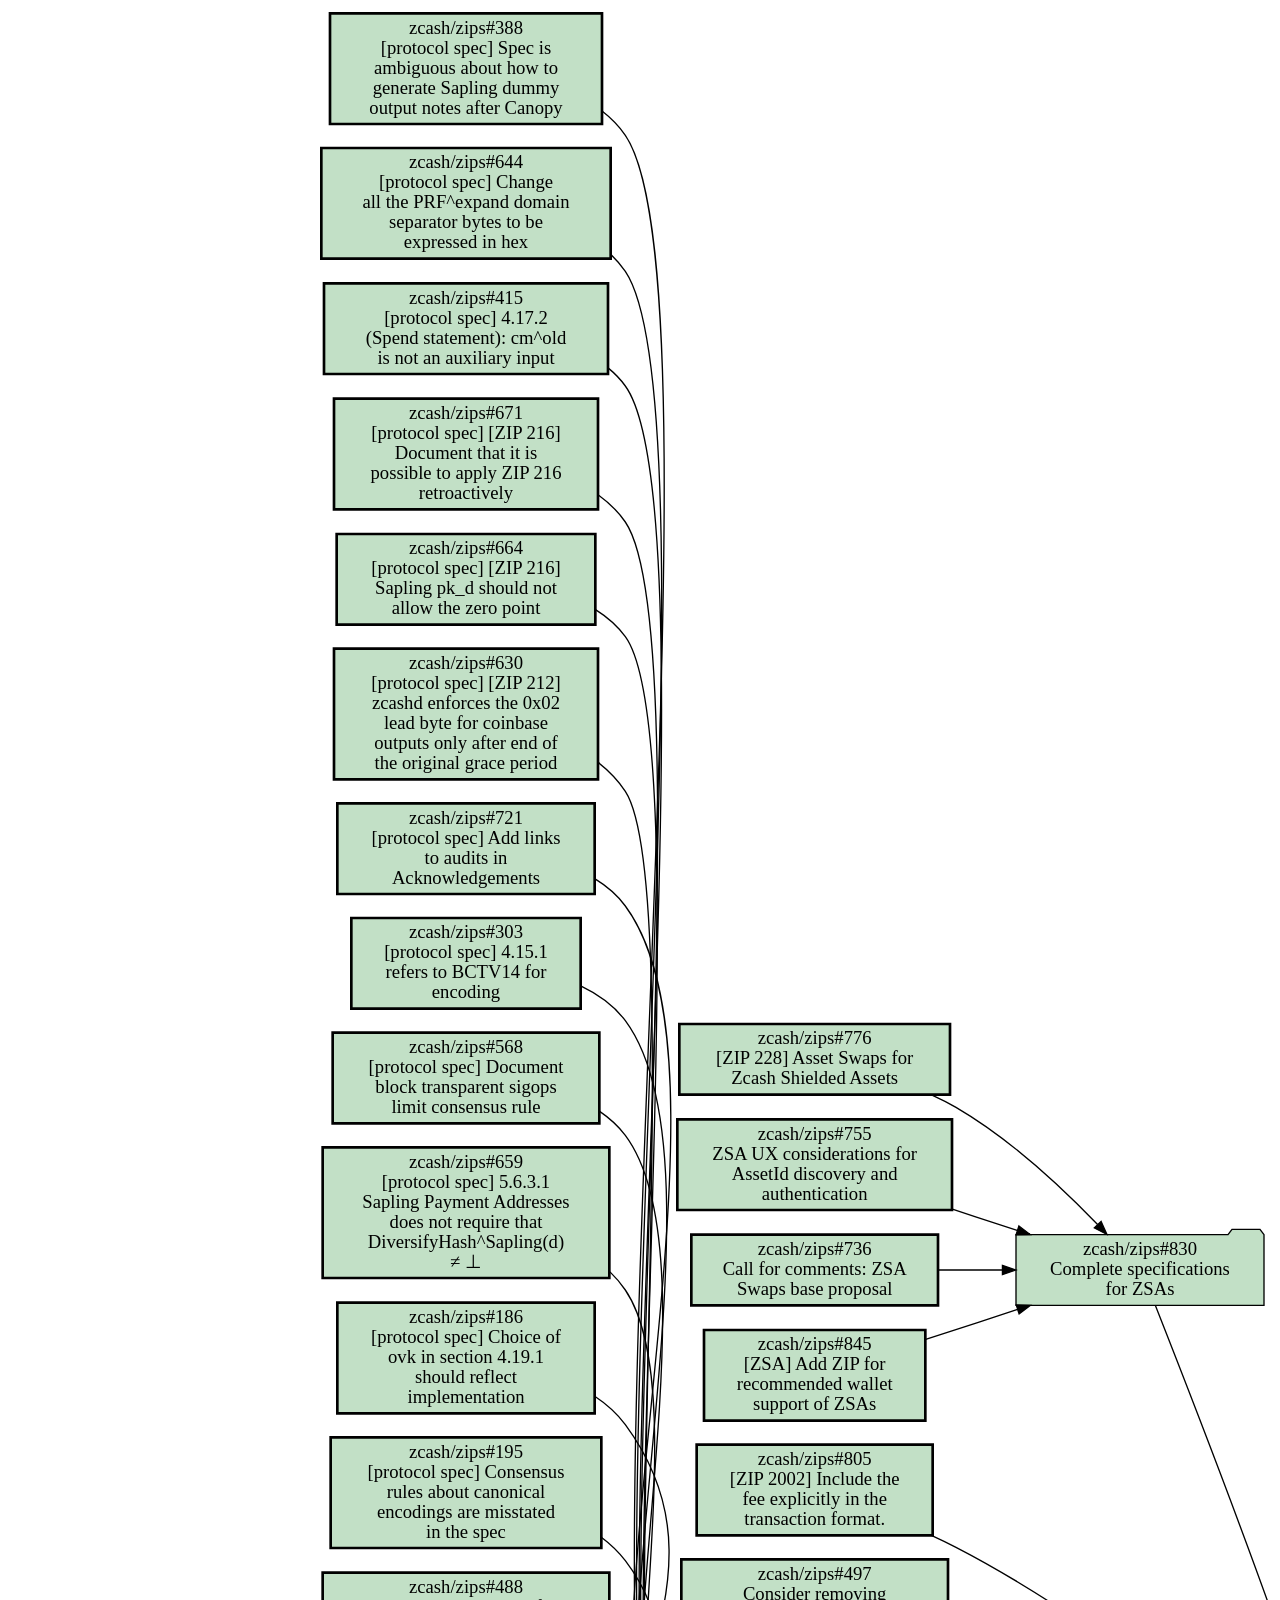
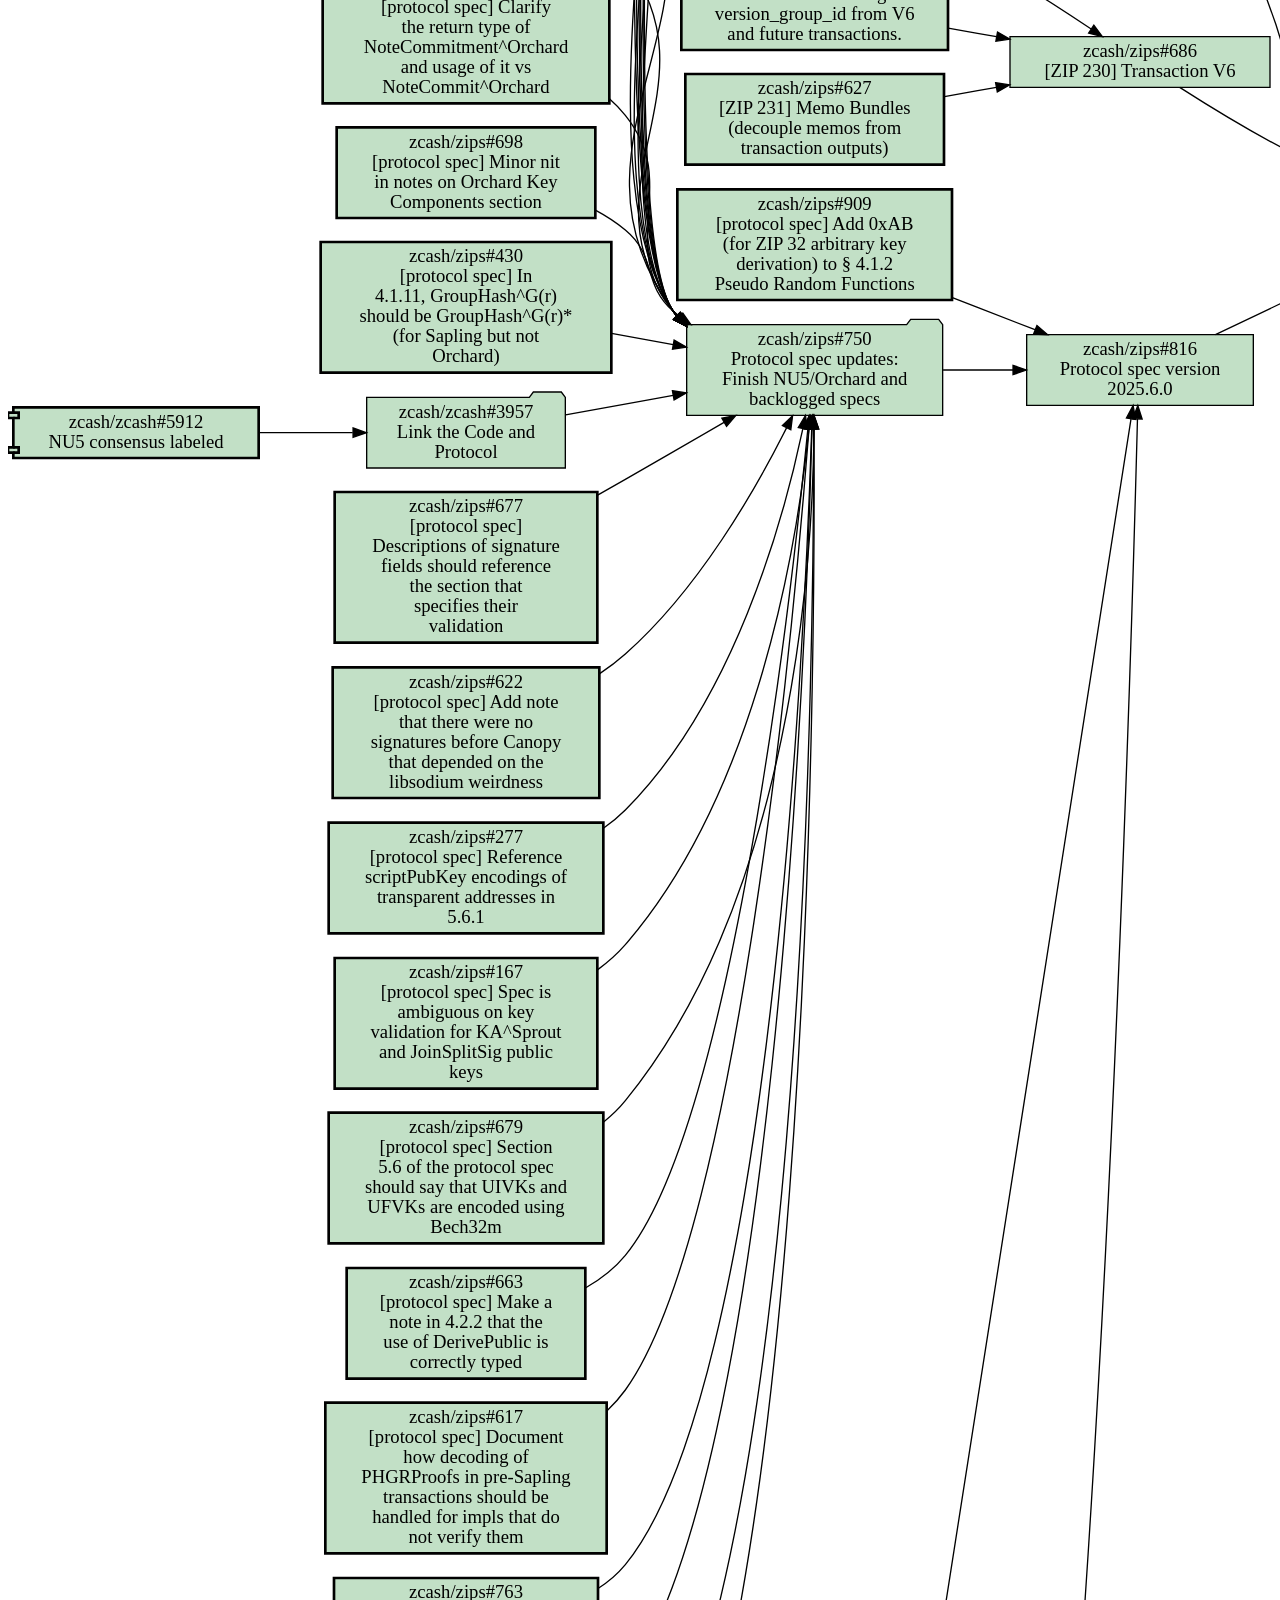
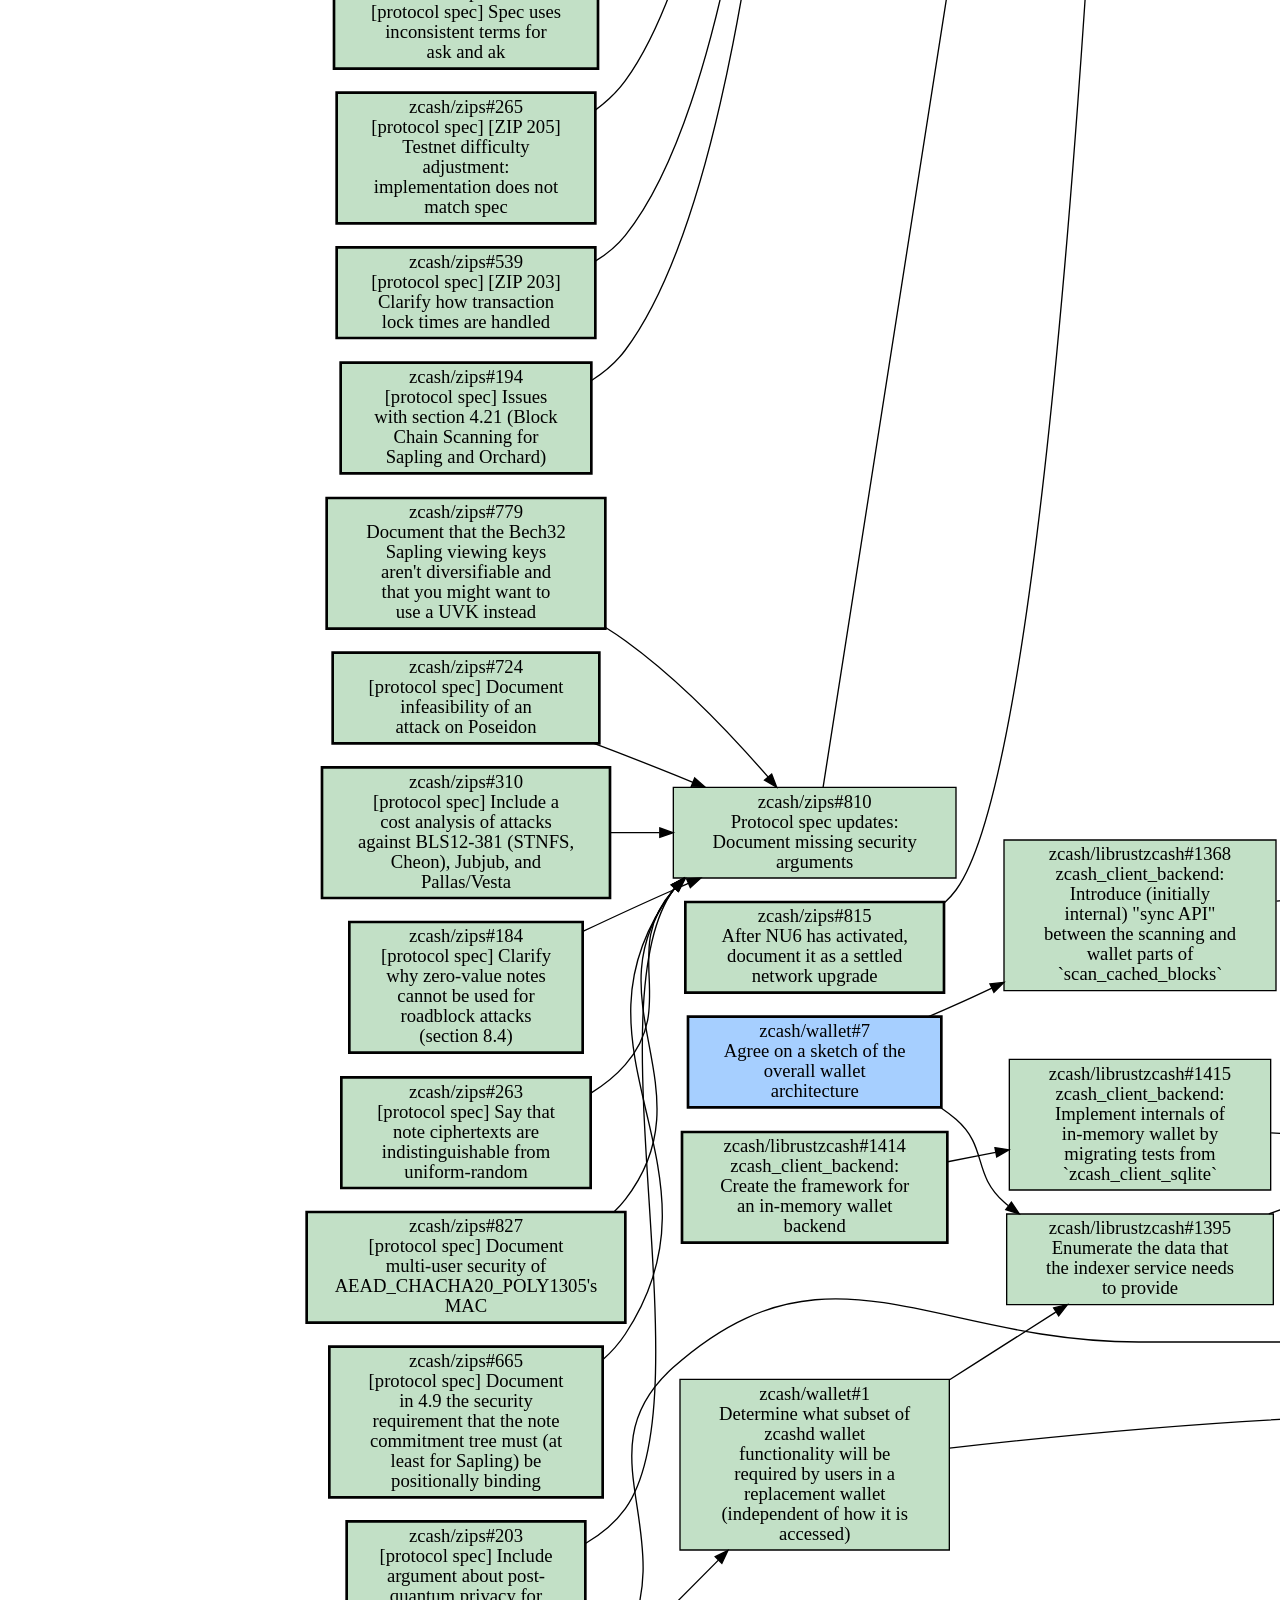
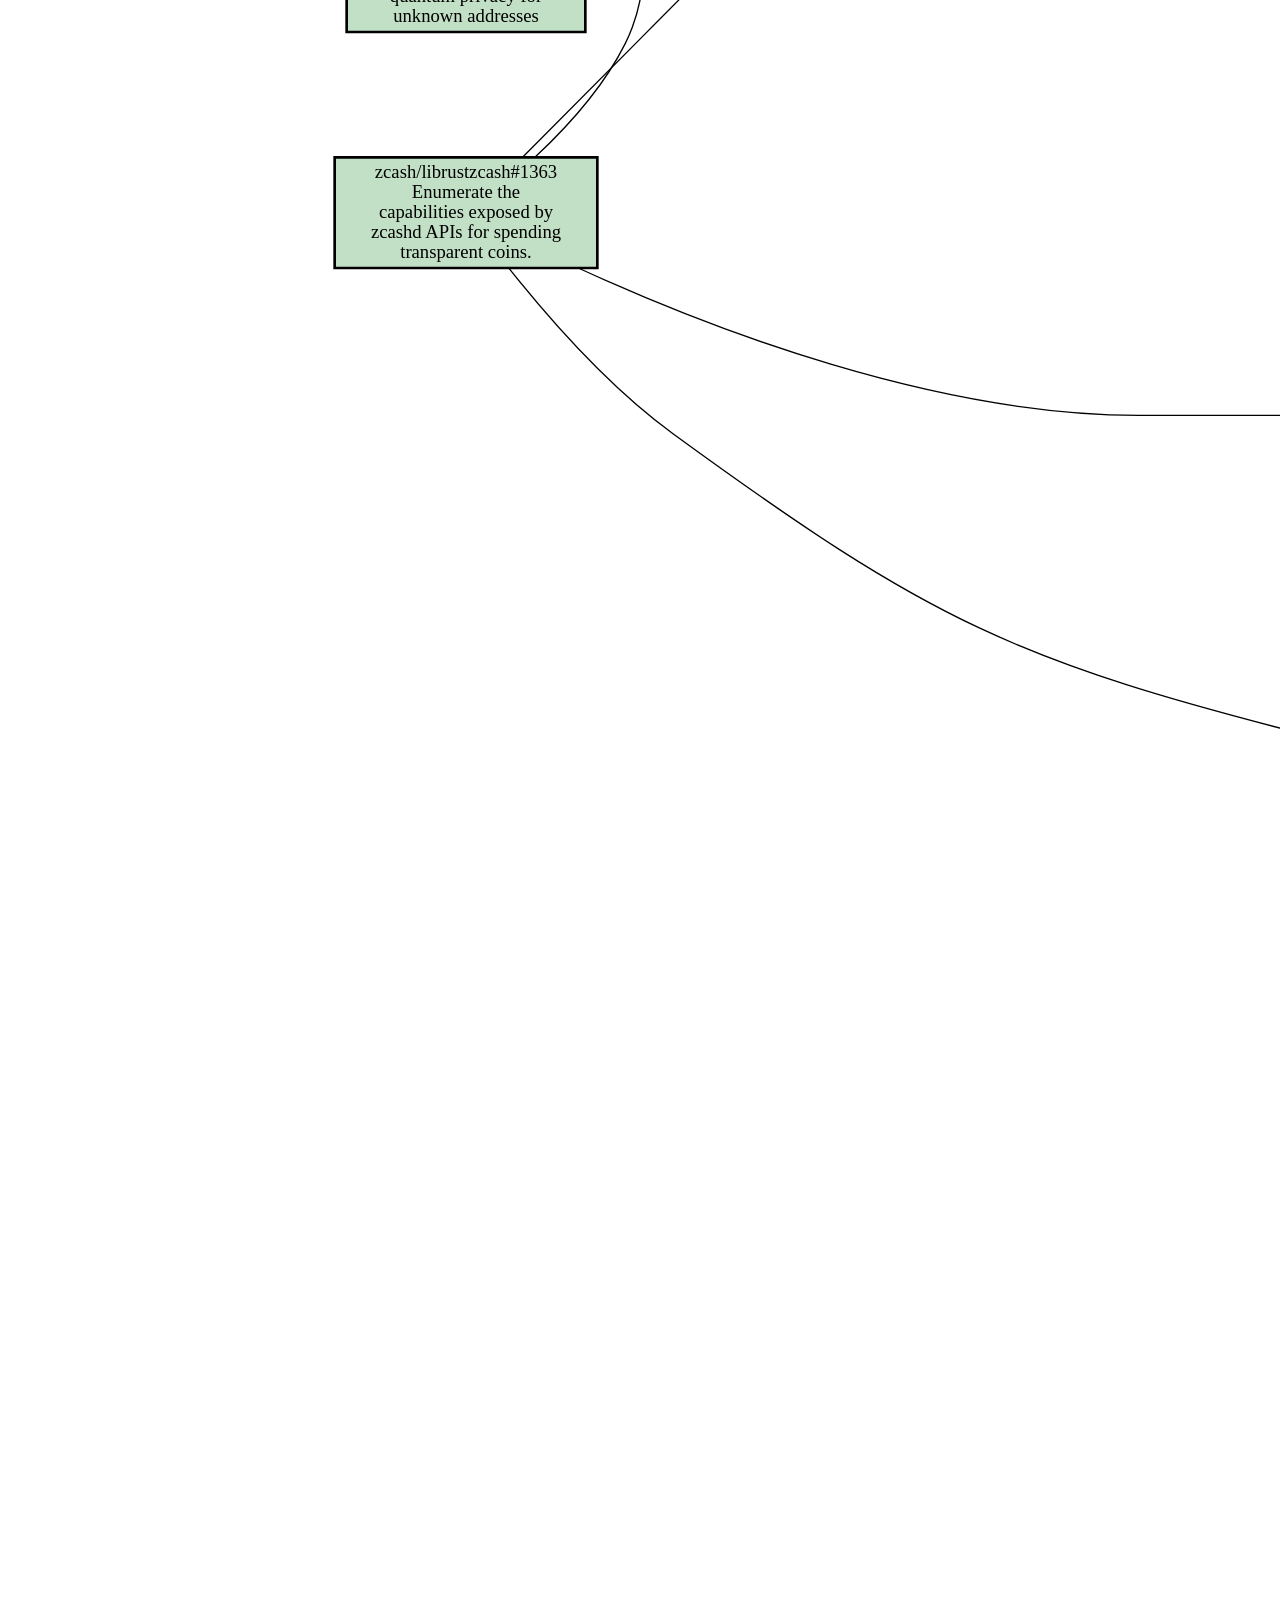
<file: zcash-zcashd-deprecation-dag.html>
<!DOCTYPE html>
<html>
  <head>
    <title>Zcash zcashd-deprecation DAG</title>

    <!-- Pan/zoom SVGs -->
    <script src="https://bumbu.me/svg-pan-zoom/dist/svg-pan-zoom.min.js"></script>

    <link rel="stylesheet" href="zcash-dag.css">
    <style>
      @media (prefers-color-scheme: dark) {
        body {
          /* Material dark theme surface colour */
          background-color: #121212;
        }
      }
    </style>
  </head>
  <body>
    <div id="dag"><svg width="2139pt" height="5046pt"
 viewBox="0.00 0.00 2139.00 5046.00" xmlns="http://www.w3.org/2000/svg" xmlns:xlink="http://www.w3.org/1999/xlink">
<g id="graph0" class="graph" transform="scale(1 1) rotate(0) translate(4 5042)">
<polygon fill="white" stroke="transparent" points="-4,4 -4,-5042 2135,-5042 2135,4 -4,4"/>
<!-- zcash/wallet#2 -->
<g id="node1" class="node open">
<title>zcash/wallet#2</title>
<g id="a_node1"><a xlink:href="https://github.com/zcash/wallet/issues/2" xlink:title="zcash/wallet#2&#10;Wrap the&#10;`zcash_client_backend`&#10;sync engine as a stateful&#10;wallet service&#10;application." target="_blank">
<polygon fill="#c2e0c6" stroke="black" points="1426,-1838.5 1232,-1838.5 1232,-1740.5 1426,-1740.5 1426,-1838.5"/>
<text text-anchor="middle" x="1329" y="-1823.3" font-family="Times,serif" font-size="14.00">zcash/wallet#2</text>
<text text-anchor="middle" x="1329" y="-1808.3" font-family="Times,serif" font-size="14.00">Wrap the</text>
<text text-anchor="middle" x="1329" y="-1793.3" font-family="Times,serif" font-size="14.00">`zcash_client_backend`</text>
<text text-anchor="middle" x="1329" y="-1778.3" font-family="Times,serif" font-size="14.00">sync engine as a stateful</text>
<text text-anchor="middle" x="1329" y="-1763.3" font-family="Times,serif" font-size="14.00">wallet service</text>
<text text-anchor="middle" x="1329" y="-1748.3" font-family="Times,serif" font-size="14.00">application.</text>
</a>
</g>
</g>
<!-- zcash/wallet#3 -->
<g id="node2" class="node open">
<title>zcash/wallet#3</title>
<g id="a_node2"><a xlink:href="https://github.com/zcash/wallet/issues/3" xlink:title="zcash/wallet#3&#10;Consider whether we&#10;provide drop&#45;in support&#10;for at least some&#10;`zcashd` RPC APIs." target="_blank">
<polygon fill="#c2e0c6" stroke="black" points="1661,-1699 1475,-1699 1475,-1616 1661,-1616 1661,-1699"/>
<text text-anchor="middle" x="1568" y="-1683.8" font-family="Times,serif" font-size="14.00">zcash/wallet#3</text>
<text text-anchor="middle" x="1568" y="-1668.8" font-family="Times,serif" font-size="14.00">Consider whether we</text>
<text text-anchor="middle" x="1568" y="-1653.8" font-family="Times,serif" font-size="14.00">provide drop&#45;in support</text>
<text text-anchor="middle" x="1568" y="-1638.8" font-family="Times,serif" font-size="14.00">for at least some</text>
<text text-anchor="middle" x="1568" y="-1623.8" font-family="Times,serif" font-size="14.00">`zcashd` RPC APIs.</text>
</a>
</g>
</g>
<!-- zcash/wallet#2&#45;&gt;zcash/wallet#3 -->
<g id="edge1" class="edge">
<title>zcash/wallet#2&#45;&gt;zcash/wallet#3</title>
<path fill="none" stroke="black" d="M1414.4,-1740.4C1419.3,-1737.4 1424.2,-1734.4 1429,-1731.5 1445.2,-1721.6 1448.5,-1717.9 1465,-1708.5 1467.7,-1707 1470.4,-1705.5 1473.1,-1704"/>
<polygon fill="black" stroke="black" points="1474.93,-1706.99 1482,-1699.1 1471.55,-1700.86 1474.93,-1706.99"/>
</g>
<!-- zcash/wallet#5 -->
<g id="node3" class="node open">
<title>zcash/wallet#5</title>
<g id="a_node3"><a xlink:href="https://github.com/zcash/wallet/issues/5" xlink:title="zcash/wallet#5&#10;zcash_client_backend:&#10;Required functionality&#10;for full `zcashd` wallet&#10;replacement." target="_blank">
<polygon fill="#c2e0c6" stroke="black" points="2131,-973 1952,-973 1952,-890 2131,-890 2131,-973"/>
<text text-anchor="middle" x="2041.5" y="-957.8" font-family="Times,serif" font-size="14.00">zcash/wallet#5</text>
<text text-anchor="middle" x="2041.5" y="-942.8" font-family="Times,serif" font-size="14.00">zcash_client_backend:</text>
<text text-anchor="middle" x="2041.5" y="-927.8" font-family="Times,serif" font-size="14.00">Required functionality</text>
<text text-anchor="middle" x="2041.5" y="-912.8" font-family="Times,serif" font-size="14.00">for full `zcashd` wallet</text>
<text text-anchor="middle" x="2041.5" y="-897.8" font-family="Times,serif" font-size="14.00">replacement.</text>
</a>
</g>
</g>
<!-- zcash/wallet#2&#45;&gt;zcash/wallet#5 -->
<g id="edge2" class="edge">
<title>zcash/wallet#2&#45;&gt;zcash/wallet#5</title>
<path fill="none" stroke="black" d="M1419.7,-1838.9C1423,-1842 1426.1,-1845.2 1429,-1848.5 1456.6,-1880.5 1429.9,-1912.9 1465,-1936.5 1549,-1992.9 1848.9,-1949.2 1916,-1873.5 2034.2,-1740.1 2041.6,-1160.8 2041,-983.37"/>
<polygon fill="black" stroke="black" points="2044.5,-983.21 2040.9,-973.25 2037.5,-983.28 2044.5,-983.21"/>
</g>
<!-- zcash/wallet#4 -->
<g id="node4" class="node open">
<title>zcash/wallet#4</title>
<g id="a_node4"><a xlink:href="https://github.com/zcash/wallet/issues/4" xlink:title="zcash/wallet#4&#10;Implement the subset of&#10;`zcashd` RPCs that expose&#10;the decided&#45;upon wallet&#10;functionality" target="_blank">
<polygon fill="#c2e0c6" stroke="black" points="1916,-1699 1707,-1699 1707,-1616 1916,-1616 1916,-1699"/>
<text text-anchor="middle" x="1811.5" y="-1683.8" font-family="Times,serif" font-size="14.00">zcash/wallet#4</text>
<text text-anchor="middle" x="1811.5" y="-1668.8" font-family="Times,serif" font-size="14.00">Implement the subset of</text>
<text text-anchor="middle" x="1811.5" y="-1653.8" font-family="Times,serif" font-size="14.00">`zcashd` RPCs that expose</text>
<text text-anchor="middle" x="1811.5" y="-1638.8" font-family="Times,serif" font-size="14.00">the decided&#45;upon wallet</text>
<text text-anchor="middle" x="1811.5" y="-1623.8" font-family="Times,serif" font-size="14.00">functionality</text>
</a>
</g>
</g>
<!-- zcash/wallet#3&#45;&gt;zcash/wallet#4 -->
<g id="edge3" class="edge">
<title>zcash/wallet#3&#45;&gt;zcash/wallet#4</title>
<path fill="none" stroke="black" d="M1661.3,-1657.5C1672.9,-1657.5 1684.8,-1657.5 1696.6,-1657.5"/>
<polygon fill="black" stroke="black" points="1696.9,-1661 1706.9,-1657.5 1696.9,-1654 1696.9,-1661"/>
</g>
<!-- zcash/wallet#4&#45;&gt;zcash/wallet#5 -->
<g id="edge4" class="edge">
<title>zcash/wallet#4&#45;&gt;zcash/wallet#5</title>
<path fill="none" stroke="black" d="M1825.6,-1615.9C1864.8,-1491.1 1981.2,-1120.4 2024.2,-983.27"/>
<polygon fill="black" stroke="black" points="2027.64,-984.01 2027.3,-973.42 2020.96,-981.91 2027.64,-984.01"/>
</g>
<!-- zcash/zips#659 -->
<g id="node5" class="node open">
<title>zcash/zips#659</title>
<g id="a_node5"><a xlink:href="https://github.com/zcash/zips/issues/659" xlink:title="zcash/zips#659&#10;[protocol spec] 5.6.3.1&#10;Sapling Payment Addresses&#10;does not require that&#10;DiversifyHash^Sapling(d)&#10;≠ ⊥" target="_blank">
<polygon fill="#c2e0c6" stroke="black" stroke-width="2" points="447,-4187.5 232,-4187.5 232,-4089.5 447,-4089.5 447,-4187.5"/>
<text text-anchor="middle" x="339.5" y="-4172.3" font-family="Times,serif" font-size="14.00">zcash/zips#659</text>
<text text-anchor="middle" x="339.5" y="-4157.3" font-family="Times,serif" font-size="14.00">[protocol spec] 5.6.3.1</text>
<text text-anchor="middle" x="339.5" y="-4142.3" font-family="Times,serif" font-size="14.00">Sapling Payment Addresses</text>
<text text-anchor="middle" x="339.5" y="-4127.3" font-family="Times,serif" font-size="14.00">does not require that</text>
<text text-anchor="middle" x="339.5" y="-4112.3" font-family="Times,serif" font-size="14.00">DiversifyHash^Sapling(d)</text>
<text text-anchor="middle" x="339.5" y="-4097.3" font-family="Times,serif" font-size="14.00">≠ ⊥</text>
</a>
</g>
</g>
<!-- zcash/zips#750 -->
<g id="node6" class="node open">
<title>zcash/zips#750</title>
<g id="a_node6"><a xlink:href="https://github.com/zcash/zips/issues/750" xlink:title="zcash/zips#750&#10;Protocol spec updates:&#10;Finish NU5/Orchard and&#10;backlogged specs" target="_blank">
<polygon fill="#c2e0c6" stroke="black" points="697,-3604.5 694,-3608.5 673,-3608.5 670,-3604.5 505,-3604.5 505,-3536.5 697,-3536.5 697,-3604.5"/>
<text text-anchor="middle" x="601" y="-3589.3" font-family="Times,serif" font-size="14.00">zcash/zips#750</text>
<text text-anchor="middle" x="601" y="-3574.3" font-family="Times,serif" font-size="14.00">Protocol spec updates:</text>
<text text-anchor="middle" x="601" y="-3559.3" font-family="Times,serif" font-size="14.00">Finish NU5/Orchard and</text>
<text text-anchor="middle" x="601" y="-3544.3" font-family="Times,serif" font-size="14.00">backlogged specs</text>
</a>
</g>
</g>
<!-- zcash/zips#659&#45;&gt;zcash/zips#750 -->
<g id="edge5" class="edge">
<title>zcash/zips#659&#45;&gt;zcash/zips#750</title>
<path fill="none" stroke="black" d="M447.48,-4094.1C451.77,-4090 455.66,-4085.4 459,-4080.5 517.33,-3994.6 434.18,-3698.7 495,-3614.5 495.9,-3613.2 496.85,-3612 497.84,-3610.9"/>
<polygon fill="black" stroke="black" points="500.52,-3613.16 504.88,-3603.5 495.45,-3608.33 500.52,-3613.16"/>
</g>
<!-- zcash/zips#816 -->
<g id="node7" class="node open">
<title>zcash/zips#816</title>
<g id="a_node7"><a xlink:href="https://github.com/zcash/zips/issues/816" xlink:title="zcash/zips#816&#10;Protocol spec version&#10;2025.6.0" target="_blank">
<polygon fill="#c2e0c6" stroke="black" points="930,-3597 760,-3597 760,-3544 930,-3544 930,-3597"/>
<text text-anchor="middle" x="845" y="-3581.8" font-family="Times,serif" font-size="14.00">zcash/zips#816</text>
<text text-anchor="middle" x="845" y="-3566.8" font-family="Times,serif" font-size="14.00">Protocol spec version</text>
<text text-anchor="middle" x="845" y="-3551.8" font-family="Times,serif" font-size="14.00">2025.6.0</text>
</a>
</g>
</g>
<!-- zcash/zips#750&#45;&gt;zcash/zips#816 -->
<g id="edge6" class="edge">
<title>zcash/zips#750&#45;&gt;zcash/zips#816</title>
<path fill="none" stroke="black" d="M697.3,-3570.5C714.55,-3570.5 732.52,-3570.5 749.74,-3570.5"/>
<polygon fill="black" stroke="black" points="749.78,-3574 759.78,-3570.5 749.78,-3567 749.78,-3574"/>
</g>
<!-- zcash/zips#813 -->
<g id="node8" class="node open">
<title>zcash/zips#813</title>
<g id="a_node8"><a xlink:href="https://github.com/zcash/zips/issues/813" xlink:title="zcash/zips#813&#10;Protocol spec version&#10;2025.6.1" target="_blank">
<polygon fill="#c2e0c6" stroke="black" points="1173,-3712 1003,-3712 1003,-3659 1173,-3659 1173,-3712"/>
<text text-anchor="middle" x="1088" y="-3696.8" font-family="Times,serif" font-size="14.00">zcash/zips#813</text>
<text text-anchor="middle" x="1088" y="-3681.8" font-family="Times,serif" font-size="14.00">Protocol spec version</text>
<text text-anchor="middle" x="1088" y="-3666.8" font-family="Times,serif" font-size="14.00">2025.6.1</text>
</a>
</g>
</g>
<!-- zcash/zips#816&#45;&gt;zcash/zips#813 -->
<g id="edge7" class="edge">
<title>zcash/zips#816&#45;&gt;zcash/zips#813</title>
<path fill="none" stroke="black" d="M901.59,-3597C937.47,-3614.1 984.3,-3636.5 1021.9,-3654.4"/>
<polygon fill="black" stroke="black" points="1020.77,-3657.74 1031.3,-3658.9 1023.79,-3651.43 1020.77,-3657.74"/>
</g>
<!-- zcash/zips#811 -->
<g id="node15" class="node open">
<title>zcash/zips#811</title>
<g id="a_node15"><a xlink:href="https://github.com/zcash/zips/issues/811" xlink:title="zcash/zips#811&#10;NU7 specification" target="_blank">
<polygon fill="#c2e0c6" stroke="black" points="1400.5,-3775.5 1397.5,-3779.5 1376.5,-3779.5 1373.5,-3775.5 1257.5,-3775.5 1257.5,-3737.5 1400.5,-3737.5 1400.5,-3775.5"/>
<text text-anchor="middle" x="1329" y="-3760.3" font-family="Times,serif" font-size="14.00">zcash/zips#811</text>
<text text-anchor="middle" x="1329" y="-3745.3" font-family="Times,serif" font-size="14.00">NU7 specification</text>
</a>
</g>
</g>
<!-- zcash/zips#813&#45;&gt;zcash/zips#811 -->
<g id="edge14" class="edge">
<title>zcash/zips#813&#45;&gt;zcash/zips#811</title>
<path fill="none" stroke="black" d="M1173.3,-3710.5C1199.7,-3718.4 1228.7,-3727 1254.4,-3734.6"/>
<polygon fill="black" stroke="black" points="1253.42,-3737.96 1264,-3737.5 1255.44,-3731.26 1253.42,-3737.96"/>
</g>
<!-- zcash/librustzcash#1365 -->
<g id="node9" class="node open">
<title>zcash/librustzcash#1365</title>
<g id="a_node9"><a xlink:href="https://github.com/zcash/librustzcash/issues/1365" xlink:title="zcash/librustzcash#1365&#10;zcash_client_backend:&#10;Restore a wallet from the&#10;format standardized in&#10;zcash/zips#821" target="_blank">
<polygon fill="#c2e0c6" stroke="black" points="1911,-923 1712,-923 1712,-840 1911,-840 1911,-923"/>
<text text-anchor="middle" x="1811.5" y="-907.8" font-family="Times,serif" font-size="14.00">zcash/librustzcash#1365</text>
<text text-anchor="middle" x="1811.5" y="-892.8" font-family="Times,serif" font-size="14.00">zcash_client_backend:</text>
<text text-anchor="middle" x="1811.5" y="-877.8" font-family="Times,serif" font-size="14.00">Restore a wallet from the</text>
<text text-anchor="middle" x="1811.5" y="-862.8" font-family="Times,serif" font-size="14.00">format standardized in</text>
<text text-anchor="middle" x="1811.5" y="-847.8" font-family="Times,serif" font-size="14.00">zcash/zips#821</text>
</a>
</g>
</g>
<!-- zcash/librustzcash#1365&#45;&gt;zcash/wallet#5 -->
<g id="edge8" class="edge">
<title>zcash/librustzcash#1365&#45;&gt;zcash/wallet#5</title>
<path fill="none" stroke="black" d="M1911.2,-903.14C1921.3,-905.36 1931.6,-907.61 1941.7,-909.83"/>
<polygon fill="black" stroke="black" points="1941.18,-913.3 1951.7,-912.03 1942.69,-906.46 1941.18,-913.3"/>
</g>
<!-- zcash/zips#186 -->
<g id="node10" class="node open">
<title>zcash/zips#186</title>
<g id="a_node10"><a xlink:href="https://github.com/zcash/zips/issues/186" xlink:title="zcash/zips#186&#10;[protocol spec] Choice of&#10;ovk in section 4.19.1&#10;should reflect&#10;implementation" target="_blank">
<polygon fill="#c2e0c6" stroke="black" stroke-width="2" points="436,-4071 243,-4071 243,-3988 436,-3988 436,-4071"/>
<text text-anchor="middle" x="339.5" y="-4055.8" font-family="Times,serif" font-size="14.00">zcash/zips#186</text>
<text text-anchor="middle" x="339.5" y="-4040.8" font-family="Times,serif" font-size="14.00">[protocol spec] Choice of</text>
<text text-anchor="middle" x="339.5" y="-4025.8" font-family="Times,serif" font-size="14.00">ovk in section 4.19.1</text>
<text text-anchor="middle" x="339.5" y="-4010.8" font-family="Times,serif" font-size="14.00">should reflect</text>
<text text-anchor="middle" x="339.5" y="-3995.8" font-family="Times,serif" font-size="14.00">implementation</text>
</a>
</g>
</g>
<!-- zcash/zips#186&#45;&gt;zcash/zips#750 -->
<g id="edge9" class="edge">
<title>zcash/zips#186&#45;&gt;zcash/zips#750</title>
<path fill="none" stroke="black" d="M436.04,-4000.8C444.84,-3995 452.78,-3987.9 459,-3979.5 555.68,-3848.3 398.16,-3745.6 495,-3614.5 495.92,-3613.3 496.88,-3612.1 497.87,-3610.9"/>
<polygon fill="black" stroke="black" points="500.51,-3613.21 504.98,-3603.6 495.5,-3608.32 500.51,-3613.21"/>
</g>
<!-- zcash/zips#195 -->
<g id="node11" class="node open">
<title>zcash/zips#195</title>
<g id="a_node11"><a xlink:href="https://github.com/zcash/zips/issues/195" xlink:title="zcash/zips#195&#10;[protocol spec] Consensus&#10;rules about canonical&#10;encodings are misstated&#10;in the spec" target="_blank">
<polygon fill="#c2e0c6" stroke="black" stroke-width="2" points="441,-3970 238,-3970 238,-3887 441,-3887 441,-3970"/>
<text text-anchor="middle" x="339.5" y="-3954.8" font-family="Times,serif" font-size="14.00">zcash/zips#195</text>
<text text-anchor="middle" x="339.5" y="-3939.8" font-family="Times,serif" font-size="14.00">[protocol spec] Consensus</text>
<text text-anchor="middle" x="339.5" y="-3924.8" font-family="Times,serif" font-size="14.00">rules about canonical</text>
<text text-anchor="middle" x="339.5" y="-3909.8" font-family="Times,serif" font-size="14.00">encodings are misstated</text>
<text text-anchor="middle" x="339.5" y="-3894.8" font-family="Times,serif" font-size="14.00">in the spec</text>
</a>
</g>
</g>
<!-- zcash/zips#195&#45;&gt;zcash/zips#750 -->
<g id="edge10" class="edge">
<title>zcash/zips#195&#45;&gt;zcash/zips#750</title>
<path fill="none" stroke="black" d="M441.01,-3895.1C447.78,-3890 453.92,-3884.2 459,-3877.5 530.42,-3783.6 423.13,-3708.1 495,-3614.5 495.81,-3613.4 496.66,-3612.4 497.53,-3611.4"/>
<polygon fill="black" stroke="black" points="500.2,-3613.68 504.72,-3604.1 495.21,-3608.77 500.2,-3613.68"/>
</g>
<!-- zcash/zips#488 -->
<g id="node12" class="node open">
<title>zcash/zips#488</title>
<g id="a_node12"><a xlink:href="https://github.com/zcash/zips/issues/488" xlink:title="zcash/zips#488&#10;[protocol spec] Clarify&#10;the return type of&#10;NoteCommitment^Orchard&#10;and usage of it vs&#10;NoteCommit^Orchard" target="_blank">
<polygon fill="#c2e0c6" stroke="black" stroke-width="2" points="447,-3868.5 232,-3868.5 232,-3770.5 447,-3770.5 447,-3868.5"/>
<text text-anchor="middle" x="339.5" y="-3853.3" font-family="Times,serif" font-size="14.00">zcash/zips#488</text>
<text text-anchor="middle" x="339.5" y="-3838.3" font-family="Times,serif" font-size="14.00">[protocol spec] Clarify</text>
<text text-anchor="middle" x="339.5" y="-3823.3" font-family="Times,serif" font-size="14.00">the return type of</text>
<text text-anchor="middle" x="339.5" y="-3808.3" font-family="Times,serif" font-size="14.00">NoteCommitment^Orchard</text>
<text text-anchor="middle" x="339.5" y="-3793.3" font-family="Times,serif" font-size="14.00">and usage of it vs</text>
<text text-anchor="middle" x="339.5" y="-3778.3" font-family="Times,serif" font-size="14.00">NoteCommit^Orchard</text>
</a>
</g>
</g>
<!-- zcash/zips#488&#45;&gt;zcash/zips#750 -->
<g id="edge11" class="edge">
<title>zcash/zips#488&#45;&gt;zcash/zips#750</title>
<path fill="none" stroke="black" d="M447.06,-3773.9C451.39,-3770.1 455.41,-3766 459,-3761.5 501.19,-3709.1 451.3,-3665.6 495,-3614.5 495.87,-3613.5 496.76,-3612.5 497.68,-3611.5"/>
<polygon fill="black" stroke="black" points="500.26,-3613.88 505.19,-3604.5 495.49,-3608.76 500.26,-3613.88"/>
</g>
<!-- zcash/zips#497 -->
<g id="node13" class="node open">
<title>zcash/zips#497</title>
<g id="a_node13"><a xlink:href="https://github.com/zcash/zips/issues/497" xlink:title="zcash/zips#497&#10;Consider removing&#10;version_group_id from V6&#10;and future transactions." target="_blank">
<polygon fill="#c2e0c6" stroke="black" stroke-width="2" points="701,-3878.5 501,-3878.5 501,-3810.5 701,-3810.5 701,-3878.5"/>
<text text-anchor="middle" x="601" y="-3863.3" font-family="Times,serif" font-size="14.00">zcash/zips#497</text>
<text text-anchor="middle" x="601" y="-3848.3" font-family="Times,serif" font-size="14.00">Consider removing</text>
<text text-anchor="middle" x="601" y="-3833.3" font-family="Times,serif" font-size="14.00">version_group_id from V6</text>
<text text-anchor="middle" x="601" y="-3818.3" font-family="Times,serif" font-size="14.00">and future transactions.</text>
</a>
</g>
</g>
<!-- zcash/zips#686 -->
<g id="node14" class="node open">
<title>zcash/zips#686</title>
<g id="a_node14"><a xlink:href="https://github.com/zcash/zips/issues/686" xlink:title="zcash/zips#686&#10;[ZIP 230] Transaction V6" target="_blank">
<polygon fill="#c2e0c6" stroke="black" points="942.5,-3820.5 747.5,-3820.5 747.5,-3782.5 942.5,-3782.5 942.5,-3820.5"/>
<text text-anchor="middle" x="845" y="-3805.3" font-family="Times,serif" font-size="14.00">zcash/zips#686</text>
<text text-anchor="middle" x="845" y="-3790.3" font-family="Times,serif" font-size="14.00">[ZIP 230] Transaction V6</text>
</a>
</g>
</g>
<!-- zcash/zips#497&#45;&gt;zcash/zips#686 -->
<g id="edge12" class="edge">
<title>zcash/zips#497&#45;&gt;zcash/zips#686</title>
<path fill="none" stroke="black" d="M701.13,-3826.9C713.06,-3824.8 725.28,-3822.6 737.32,-3820.5"/>
<polygon fill="black" stroke="black" points="738.14,-3823.91 747.37,-3818.7 736.91,-3817.02 738.14,-3823.91"/>
</g>
<!-- zcash/zips#686&#45;&gt;zcash/zips#813 -->
<g id="edge13" class="edge">
<title>zcash/zips#686&#45;&gt;zcash/zips#813</title>
<path fill="none" stroke="black" d="M874.77,-3782.5C901.9,-3765.1 944.09,-3739.4 983,-3721.5 987.11,-3719.6 991.36,-3717.8 995.67,-3716"/>
<polygon fill="black" stroke="black" points="997.27,-3719.13 1005.2,-3712.1 994.62,-3712.65 997.27,-3719.13"/>
</g>
<!-- zcash/zips#832 -->
<g id="node19" class="node open">
<title>zcash/zips#832</title>
<g id="a_node19"><a xlink:href="https://github.com/zcash/zips/issues/832" xlink:title="zcash/zips#832&#10;NU7 specification audit" target="_blank">
<polygon fill="#c2e0c6" stroke="black" points="1660.5,-3203.5 1475.5,-3203.5 1475.5,-3165.5 1660.5,-3165.5 1660.5,-3203.5"/>
<text text-anchor="middle" x="1568" y="-3188.3" font-family="Times,serif" font-size="14.00">zcash/zips#832</text>
<text text-anchor="middle" x="1568" y="-3173.3" font-family="Times,serif" font-size="14.00">NU7 specification audit</text>
</a>
</g>
</g>
<!-- zcash/zips#811&#45;&gt;zcash/zips#832 -->
<g id="edge17" class="edge">
<title>zcash/zips#811&#45;&gt;zcash/zips#832</title>
<path fill="none" stroke="black" d="M1337.9,-3737.5C1372.8,-3653.2 1513.5,-3313.7 1555.2,-3212.9"/>
<polygon fill="black" stroke="black" points="1558.46,-3214.18 1559.1,-3203.6 1552,-3211.47 1558.46,-3214.18"/>
</g>
<!-- zcash/zcash#5796 -->
<g id="node16" class="node closed">
<title>zcash/zcash#5796</title>
<g id="a_node16"><a xlink:href="https://github.com/zcash/zcash/issues/5796" xlink:title="zcash/zcash#5796&#10;Add ability to restore&#10;the zcashd wallet from&#10;the emergency recovery&#10;phrase (mnemonic seed)." target="_blank">
<polygon fill="#fad8c7" stroke="black" points="1909.5,-473 1713.5,-473 1713.5,-390 1909.5,-390 1909.5,-473"/>
<text text-anchor="middle" x="1811.5" y="-457.8" font-family="Times,serif" font-size="14.00">zcash/zcash#5796</text>
<text text-anchor="middle" x="1811.5" y="-442.8" font-family="Times,serif" font-size="14.00">Add ability to restore</text>
<text text-anchor="middle" x="1811.5" y="-427.8" font-family="Times,serif" font-size="14.00">the zcashd wallet from</text>
<text text-anchor="middle" x="1811.5" y="-412.8" font-family="Times,serif" font-size="14.00">the emergency recovery</text>
<text text-anchor="middle" x="1811.5" y="-397.8" font-family="Times,serif" font-size="14.00">phrase (mnemonic seed).</text>
</a>
</g>
</g>
<!-- zcash/zips#698 -->
<g id="node17" class="node open">
<title>zcash/zips#698</title>
<g id="a_node17"><a xlink:href="https://github.com/zcash/zips/issues/698" xlink:title="zcash/zips#698&#10;[protocol spec] Minor nit&#10;in notes on Orchard Key&#10;Components section" target="_blank">
<polygon fill="#c2e0c6" stroke="black" stroke-width="2" points="436.5,-3752.5 242.5,-3752.5 242.5,-3684.5 436.5,-3684.5 436.5,-3752.5"/>
<text text-anchor="middle" x="339.5" y="-3737.3" font-family="Times,serif" font-size="14.00">zcash/zips#698</text>
<text text-anchor="middle" x="339.5" y="-3722.3" font-family="Times,serif" font-size="14.00">[protocol spec] Minor nit</text>
<text text-anchor="middle" x="339.5" y="-3707.3" font-family="Times,serif" font-size="14.00">in notes on Orchard Key</text>
<text text-anchor="middle" x="339.5" y="-3692.3" font-family="Times,serif" font-size="14.00">Components section</text>
</a>
</g>
</g>
<!-- zcash/zips#698&#45;&gt;zcash/zips#750 -->
<g id="edge15" class="edge">
<title>zcash/zips#698&#45;&gt;zcash/zips#750</title>
<path fill="none" stroke="black" d="M436.54,-3690.4C444.55,-3686.1 452.18,-3681.2 459,-3675.5 483.22,-3655.4 471.28,-3635.2 495,-3614.5 496.54,-3613.2 498.12,-3611.9 499.74,-3610.6"/>
<polygon fill="black" stroke="black" points="502.12,-3613.2 508.17,-3604.5 498.02,-3607.53 502.12,-3613.2"/>
</g>
<!-- zcash/zips#524 -->
<g id="node18" class="node open">
<title>zcash/zips#524</title>
<g id="a_node18"><a xlink:href="https://github.com/zcash/zips/issues/524" xlink:title="zcash/zips#524&#10;Allow Orchard funding&#10;stream addresses" target="_blank">
<polygon fill="#c2e0c6" stroke="black" stroke-width="2" points="1177,-3925 999,-3925 999,-3872 1177,-3872 1177,-3925"/>
<text text-anchor="middle" x="1088" y="-3909.8" font-family="Times,serif" font-size="14.00">zcash/zips#524</text>
<text text-anchor="middle" x="1088" y="-3894.8" font-family="Times,serif" font-size="14.00">Allow Orchard funding</text>
<text text-anchor="middle" x="1088" y="-3879.8" font-family="Times,serif" font-size="14.00">stream addresses</text>
</a>
</g>
</g>
<!-- zcash/zips#524&#45;&gt;zcash/zips#811 -->
<g id="edge16" class="edge">
<title>zcash/zips#524&#45;&gt;zcash/zips#811</title>
<path fill="none" stroke="black" d="M1175.7,-3871.9C1181.6,-3869.3 1187.5,-3866.5 1193,-3863.5 1234,-3841.3 1275.1,-3806.4 1301,-3782.6"/>
<polygon fill="black" stroke="black" points="1303.58,-3784.98 1308.5,-3775.6 1298.8,-3779.86 1303.58,-3784.98"/>
</g>
<!-- zcash/zips#814 -->
<g id="node20" class="node open">
<title>zcash/zips#814</title>
<g id="a_node20"><a xlink:href="https://github.com/zcash/zips/issues/814" xlink:title="zcash/zips#814&#10;Set activation height for&#10;NU7" target="_blank">
<polygon fill="#c2e0c6" stroke="black" points="1907,-2785 1716,-2785 1716,-2732 1907,-2732 1907,-2785"/>
<text text-anchor="middle" x="1811.5" y="-2769.8" font-family="Times,serif" font-size="14.00">zcash/zips#814</text>
<text text-anchor="middle" x="1811.5" y="-2754.8" font-family="Times,serif" font-size="14.00">Set activation height for</text>
<text text-anchor="middle" x="1811.5" y="-2739.8" font-family="Times,serif" font-size="14.00">NU7</text>
</a>
</g>
</g>
<!-- zcash/zips#832&#45;&gt;zcash/zips#814 -->
<g id="edge18" class="edge">
<title>zcash/zips#832&#45;&gt;zcash/zips#814</title>
<path fill="none" stroke="black" d="M1579.8,-3165.4C1617.3,-3099.4 1741.3,-2880.5 1790.3,-2794.1"/>
<polygon fill="black" stroke="black" points="1793.46,-2795.62 1795.4,-2785.2 1787.39,-2792.14 1793.46,-2795.62"/>
</g>
<!-- zcash/zips#814&#45;&gt;zcash/wallet#5 -->
<g id="edge61" class="edge">
<title>zcash/zips#814&#45;&gt;zcash/wallet#5</title>
<path fill="none" stroke="black" d="M1816.4,-2731.9C1830.5,-2635 1880,-2291.5 1916,-2007.5 1965.9,-1614 2018.1,-1138.6 2034.9,-983.28"/>
<polygon fill="black" stroke="black" points="2038.41,-983.4 2036,-973.08 2031.45,-982.65 2038.41,-983.4"/>
</g>
<!-- zcash/librustzcash#1721 -->
<g id="node21" class="node open">
<title>zcash/librustzcash#1721</title>
<g id="a_node21"><a xlink:href="https://github.com/zcash/librustzcash/pull/1721" xlink:title="zcash/librustzcash#1721&#10;Use zcash_script in PCZTs" target="_blank">
<polygon fill="#c2e0c6" stroke="black" stroke-width="2" points="1670.5,-1927.5 1465.5,-1927.5 1465.5,-1923.5 1461.5,-1923.5 1461.5,-1919.5 1465.5,-1919.5 1465.5,-1897.5 1461.5,-1897.5 1461.5,-1893.5 1465.5,-1893.5 1465.5,-1889.5 1670.5,-1889.5 1670.5,-1927.5"/>
<polyline fill="none" stroke="black" stroke-width="2" points="1465.5,-1923.5 1469.5,-1923.5 1469.5,-1919.5 1465.5,-1919.5 "/>
<polyline fill="none" stroke="black" stroke-width="2" points="1465.5,-1897.5 1469.5,-1897.5 1469.5,-1893.5 1465.5,-1893.5 "/>
<text text-anchor="middle" x="1568" y="-1912.3" font-family="Times,serif" font-size="14.00">zcash/librustzcash#1721</text>
<text text-anchor="middle" x="1568" y="-1897.3" font-family="Times,serif" font-size="14.00">Use zcash_script in PCZTs</text>
</a>
</g>
</g>
<!-- zcash/librustzcash#1695 -->
<g id="node22" class="node open">
<title>zcash/librustzcash#1695</title>
<g id="a_node22"><a xlink:href="https://github.com/zcash/librustzcash/issues/1695" xlink:title="zcash/librustzcash#1695&#10;`zcash_client_backend`:&#10;Add backend functionality&#10;required to support&#10;`fundrawtransaction`" target="_blank">
<polygon fill="#c2e0c6" stroke="black" points="1913,-1864 1710,-1864 1710,-1781 1913,-1781 1913,-1864"/>
<text text-anchor="middle" x="1811.5" y="-1848.8" font-family="Times,serif" font-size="14.00">zcash/librustzcash#1695</text>
<text text-anchor="middle" x="1811.5" y="-1833.8" font-family="Times,serif" font-size="14.00">`zcash_client_backend`:</text>
<text text-anchor="middle" x="1811.5" y="-1818.8" font-family="Times,serif" font-size="14.00">Add backend functionality</text>
<text text-anchor="middle" x="1811.5" y="-1803.8" font-family="Times,serif" font-size="14.00">required to support</text>
<text text-anchor="middle" x="1811.5" y="-1788.8" font-family="Times,serif" font-size="14.00">`fundrawtransaction`</text>
</a>
</g>
</g>
<!-- zcash/librustzcash#1721&#45;&gt;zcash/librustzcash#1695 -->
<g id="edge19" class="edge">
<title>zcash/librustzcash#1721&#45;&gt;zcash/librustzcash#1695</title>
<path fill="none" stroke="black" d="M1642.6,-1889.5C1652.2,-1886.7 1661.9,-1883.6 1671,-1880.5 1682.4,-1876.6 1694.1,-1872.2 1705.7,-1867.7"/>
<polygon fill="black" stroke="black" points="1707.08,-1870.92 1715.1,-1864 1704.51,-1864.41 1707.08,-1870.92"/>
</g>
<!-- zcash/librustzcash#1695&#45;&gt;zcash/wallet#5 -->
<g id="edge20" class="edge">
<title>zcash/librustzcash#1695&#45;&gt;zcash/wallet#5</title>
<path fill="none" stroke="black" d="M1861.3,-1780.7C1881.4,-1760.9 1903,-1735.6 1916,-1708.5 1978.4,-1578.7 2022.5,-1135.4 2036.1,-983.25"/>
<polygon fill="black" stroke="black" points="2039.59,-983.5 2037,-973.23 2032.62,-982.88 2039.59,-983.5"/>
</g>
<!-- zcash/librustzcash#1330 -->
<g id="node23" class="node committed">
<title>zcash/librustzcash#1330</title>
<g id="a_node23"><a xlink:href="https://github.com/zcash/librustzcash/issues/1330" xlink:title="zcash/librustzcash#1330&#10;zcash_client_sqlite:&#10;`v_tx_outputs` describes&#10;one of two tx outputs as&#10;not from the account" target="_blank">
<polygon fill="#a6cfff" stroke="black" stroke-width="2" points="1666,-1458 1470,-1458 1470,-1375 1666,-1375 1666,-1458"/>
<text text-anchor="middle" x="1568" y="-1442.8" font-family="Times,serif" font-size="14.00">zcash/librustzcash#1330</text>
<text text-anchor="middle" x="1568" y="-1427.8" font-family="Times,serif" font-size="14.00">zcash_client_sqlite:</text>
<text text-anchor="middle" x="1568" y="-1412.8" font-family="Times,serif" font-size="14.00">`v_tx_outputs` describes</text>
<text text-anchor="middle" x="1568" y="-1397.8" font-family="Times,serif" font-size="14.00">one of two tx outputs as</text>
<text text-anchor="middle" x="1568" y="-1382.8" font-family="Times,serif" font-size="14.00">not from the account</text>
</a>
</g>
</g>
<!-- zcash/librustzcash#1335 -->
<g id="node24" class="node open">
<title>zcash/librustzcash#1335</title>
<g id="a_node24"><a xlink:href="https://github.com/zcash/librustzcash/issues/1335" xlink:title="zcash/librustzcash#1335&#10;Support for multiple&#10;accounts" target="_blank">
<polygon fill="#c2e0c6" stroke="black" points="1909.5,-1276 1906.5,-1280 1885.5,-1280 1882.5,-1276 1713.5,-1276 1713.5,-1223 1909.5,-1223 1909.5,-1276"/>
<text text-anchor="middle" x="1811.5" y="-1260.8" font-family="Times,serif" font-size="14.00">zcash/librustzcash#1335</text>
<text text-anchor="middle" x="1811.5" y="-1245.8" font-family="Times,serif" font-size="14.00">Support for multiple</text>
<text text-anchor="middle" x="1811.5" y="-1230.8" font-family="Times,serif" font-size="14.00">accounts</text>
</a>
</g>
</g>
<!-- zcash/librustzcash#1330&#45;&gt;zcash/librustzcash#1335 -->
<g id="edge21" class="edge">
<title>zcash/librustzcash#1330&#45;&gt;zcash/librustzcash#1335</title>
<path fill="none" stroke="black" d="M1657.4,-1374.9C1662.1,-1372.1 1666.6,-1369.4 1671,-1366.5 1709,-1341.8 1748.2,-1308.1 1775.3,-1283.2"/>
<polygon fill="black" stroke="black" points="1778.02,-1285.45 1783,-1276.1 1773.28,-1280.31 1778.02,-1285.45"/>
</g>
<!-- zcash/librustzcash#1335&#45;&gt;zcash/wallet#5 -->
<g id="edge22" class="edge">
<title>zcash/librustzcash#1335&#45;&gt;zcash/wallet#5</title>
<path fill="none" stroke="black" d="M1831.5,-1222.9C1869.6,-1169.8 1955.7,-1049.8 2004.6,-981.5"/>
<polygon fill="black" stroke="black" points="2007.7,-983.19 2010.7,-973.03 2002.02,-979.1 2007.7,-983.19"/>
</g>
<!-- zcash/zips#627 -->
<g id="node25" class="node open">
<title>zcash/zips#627</title>
<g id="a_node25"><a xlink:href="https://github.com/zcash/zips/issues/627" xlink:title="zcash/zips#627&#10;[ZIP 231] Memo Bundles&#10;(decouple memos from&#10;transaction outputs)" target="_blank">
<polygon fill="#c2e0c6" stroke="black" stroke-width="2" points="698,-3792.5 504,-3792.5 504,-3724.5 698,-3724.5 698,-3792.5"/>
<text text-anchor="middle" x="601" y="-3777.3" font-family="Times,serif" font-size="14.00">zcash/zips#627</text>
<text text-anchor="middle" x="601" y="-3762.3" font-family="Times,serif" font-size="14.00">[ZIP 231] Memo Bundles</text>
<text text-anchor="middle" x="601" y="-3747.3" font-family="Times,serif" font-size="14.00">(decouple memos from</text>
<text text-anchor="middle" x="601" y="-3732.3" font-family="Times,serif" font-size="14.00">transaction outputs)</text>
</a>
</g>
</g>
<!-- zcash/zips#627&#45;&gt;zcash/zips#686 -->
<g id="edge23" class="edge">
<title>zcash/zips#627&#45;&gt;zcash/zips#686</title>
<path fill="none" stroke="black" d="M698.34,-3775.6C711.15,-3777.9 724.35,-3780.2 737.33,-3782.5"/>
<polygon fill="black" stroke="black" points="736.73,-3785.95 747.2,-3784.3 737.99,-3779.06 736.73,-3785.95"/>
</g>
<!-- zcash/zips#810 -->
<g id="node26" class="node open">
<title>zcash/zips#810</title>
<g id="a_node26"><a xlink:href="https://github.com/zcash/zips/issues/810" xlink:title="zcash/zips#810&#10;Protocol spec updates:&#10;Document missing security&#10;arguments" target="_blank">
<polygon fill="#c2e0c6" stroke="black" points="707,-2057.5 495,-2057.5 495,-1989.5 707,-1989.5 707,-2057.5"/>
<text text-anchor="middle" x="601" y="-2042.3" font-family="Times,serif" font-size="14.00">zcash/zips#810</text>
<text text-anchor="middle" x="601" y="-2027.3" font-family="Times,serif" font-size="14.00">Protocol spec updates:</text>
<text text-anchor="middle" x="601" y="-2012.3" font-family="Times,serif" font-size="14.00">Document missing security</text>
<text text-anchor="middle" x="601" y="-1997.3" font-family="Times,serif" font-size="14.00">arguments</text>
</a>
</g>
</g>
<!-- zcash/zips#810&#45;&gt;zcash/zips#816 -->
<g id="edge24" class="edge">
<title>zcash/zips#810&#45;&gt;zcash/zips#816</title>
<path fill="none" stroke="black" d="M607.34,-2057.6C639.31,-2262 805.2,-3322.5 838.26,-3533.8"/>
<polygon fill="black" stroke="black" points="834.82,-3534.46 839.82,-3543.8 841.74,-3533.38 834.82,-3534.46"/>
</g>
<!-- zcash/zips#755 -->
<g id="node27" class="node open">
<title>zcash/zips#755</title>
<g id="a_node27"><a xlink:href="https://github.com/zcash/zips/issues/755" xlink:title="zcash/zips#755&#10;ZSA UX considerations for&#10;AssetId discovery and&#10;authentication" target="_blank">
<polygon fill="#c2e0c6" stroke="black" stroke-width="2" points="704,-4208.5 498,-4208.5 498,-4140.5 704,-4140.5 704,-4208.5"/>
<text text-anchor="middle" x="601" y="-4193.3" font-family="Times,serif" font-size="14.00">zcash/zips#755</text>
<text text-anchor="middle" x="601" y="-4178.3" font-family="Times,serif" font-size="14.00">ZSA UX considerations for</text>
<text text-anchor="middle" x="601" y="-4163.3" font-family="Times,serif" font-size="14.00">AssetId discovery and</text>
<text text-anchor="middle" x="601" y="-4148.3" font-family="Times,serif" font-size="14.00">authentication</text>
</a>
</g>
</g>
<!-- zcash/zips#830 -->
<g id="node28" class="node open">
<title>zcash/zips#830</title>
<g id="a_node28"><a xlink:href="https://github.com/zcash/zips/issues/830" xlink:title="zcash/zips#830&#10;Complete specifications&#10;for ZSAs" target="_blank">
<polygon fill="#c2e0c6" stroke="black" points="938,-4122 935,-4126 914,-4126 911,-4122 752,-4122 752,-4069 938,-4069 938,-4122"/>
<text text-anchor="middle" x="845" y="-4106.8" font-family="Times,serif" font-size="14.00">zcash/zips#830</text>
<text text-anchor="middle" x="845" y="-4091.8" font-family="Times,serif" font-size="14.00">Complete specifications</text>
<text text-anchor="middle" x="845" y="-4076.8" font-family="Times,serif" font-size="14.00">for ZSAs</text>
</a>
</g>
</g>
<!-- zcash/zips#755&#45;&gt;zcash/zips#830 -->
<g id="edge25" class="edge">
<title>zcash/zips#755&#45;&gt;zcash/zips#830</title>
<path fill="none" stroke="black" d="M704.28,-4141.1C720.41,-4135.8 737,-4130.4 752.85,-4125.3"/>
<polygon fill="black" stroke="black" points="754.21,-4128.54 762.62,-4122.1 752.03,-4121.89 754.21,-4128.54"/>
</g>
<!-- zcash/zips#830&#45;&gt;zcash/zips#813 -->
<g id="edge26" class="edge">
<title>zcash/zips#830&#45;&gt;zcash/zips#813</title>
<path fill="none" stroke="black" d="M856.54,-4068.8C875.33,-4021.1 915.58,-3917.7 947,-3829.5 963.98,-3781.8 947.43,-3757.5 983,-3721.5 986.43,-3718 990.21,-3714.9 994.24,-3712.1"/>
<polygon fill="black" stroke="black" points="996.21,-3715 1002.8,-3706.7 992.47,-3709.08 996.21,-3715"/>
</g>
<!-- zcash/librustzcash#1415 -->
<g id="node29" class="node open">
<title>zcash/librustzcash#1415</title>
<g id="a_node29"><a xlink:href="https://github.com/zcash/librustzcash/issues/1415" xlink:title="zcash/librustzcash#1415&#10;zcash_client_backend:&#10;Implement internals of&#10;in&#45;memory wallet by&#10;migrating tests from&#10;`zcash_client_sqlite`" target="_blank">
<polygon fill="#c2e0c6" stroke="black" points="943,-1853.5 747,-1853.5 747,-1755.5 943,-1755.5 943,-1853.5"/>
<text text-anchor="middle" x="845" y="-1838.3" font-family="Times,serif" font-size="14.00">zcash/librustzcash#1415</text>
<text text-anchor="middle" x="845" y="-1823.3" font-family="Times,serif" font-size="14.00">zcash_client_backend:</text>
<text text-anchor="middle" x="845" y="-1808.3" font-family="Times,serif" font-size="14.00">Implement internals of</text>
<text text-anchor="middle" x="845" y="-1793.3" font-family="Times,serif" font-size="14.00">in&#45;memory wallet by</text>
<text text-anchor="middle" x="845" y="-1778.3" font-family="Times,serif" font-size="14.00">migrating tests from</text>
<text text-anchor="middle" x="845" y="-1763.3" font-family="Times,serif" font-size="14.00">`zcash_client_sqlite`</text>
</a>
</g>
</g>
<!-- zcash/librustzcash#1410 -->
<g id="node30" class="node open">
<title>zcash/librustzcash#1410</title>
<g id="a_node30"><a xlink:href="https://github.com/zcash/librustzcash/issues/1410" xlink:title="zcash/librustzcash#1410&#10;zcash_client_backend:&#10;Introduce &quot;chain access&#10;API&quot; to the sync engine" target="_blank">
<polygon fill="#c2e0c6" stroke="black" points="1186,-1823.5 990,-1823.5 990,-1755.5 1186,-1755.5 1186,-1823.5"/>
<text text-anchor="middle" x="1088" y="-1808.3" font-family="Times,serif" font-size="14.00">zcash/librustzcash#1410</text>
<text text-anchor="middle" x="1088" y="-1793.3" font-family="Times,serif" font-size="14.00">zcash_client_backend:</text>
<text text-anchor="middle" x="1088" y="-1778.3" font-family="Times,serif" font-size="14.00">Introduce &quot;chain access</text>
<text text-anchor="middle" x="1088" y="-1763.3" font-family="Times,serif" font-size="14.00">API&quot; to the sync engine</text>
</a>
</g>
</g>
<!-- zcash/librustzcash#1415&#45;&gt;zcash/librustzcash#1410 -->
<g id="edge27" class="edge">
<title>zcash/librustzcash#1415&#45;&gt;zcash/librustzcash#1410</title>
<path fill="none" stroke="black" d="M943.33,-1798.4C955.27,-1797.7 967.53,-1796.9 979.61,-1796.2"/>
<polygon fill="black" stroke="black" points="979.93,-1799.69 989.7,-1795.6 979.51,-1792.7 979.93,-1799.69"/>
</g>
<!-- zcash/librustzcash#1410&#45;&gt;zcash/wallet#2 -->
<g id="edge28" class="edge">
<title>zcash/librustzcash#1410&#45;&gt;zcash/wallet#2</title>
<path fill="none" stroke="black" d="M1186.2,-1789.5C1197.8,-1789.5 1209.7,-1789.5 1221.4,-1789.5"/>
<polygon fill="black" stroke="black" points="1221.7,-1793 1231.7,-1789.5 1221.7,-1786 1221.7,-1793"/>
</g>
<!-- zcash/librustzcash#1360 -->
<g id="node31" class="node open">
<title>zcash/librustzcash#1360</title>
<g id="a_node31"><a xlink:href="https://github.com/zcash/librustzcash/issues/1360" xlink:title="zcash/librustzcash#1360&#10;Transaction builder&#10;support for spending&#10;(almost) arbitrary&#10;transparent inputs." target="_blank">
<polygon fill="#c2e0c6" stroke="black" points="1666,-978 1470,-978 1470,-895 1666,-895 1666,-978"/>
<text text-anchor="middle" x="1568" y="-962.8" font-family="Times,serif" font-size="14.00">zcash/librustzcash#1360</text>
<text text-anchor="middle" x="1568" y="-947.8" font-family="Times,serif" font-size="14.00">Transaction builder</text>
<text text-anchor="middle" x="1568" y="-932.8" font-family="Times,serif" font-size="14.00">support for spending</text>
<text text-anchor="middle" x="1568" y="-917.8" font-family="Times,serif" font-size="14.00">(almost) arbitrary</text>
<text text-anchor="middle" x="1568" y="-902.8" font-family="Times,serif" font-size="14.00">transparent inputs.</text>
</a>
</g>
</g>
<!-- zcash/librustzcash#1370 -->
<g id="node32" class="node open">
<title>zcash/librustzcash#1370</title>
<g id="a_node32"><a xlink:href="https://github.com/zcash/librustzcash/issues/1370" xlink:title="zcash/librustzcash#1370&#10;Make it possible to&#10;construct proposals that&#10;spend stored transparent&#10;funds (P2PKH and P2SH)" target="_blank">
<polygon fill="#c2e0c6" stroke="black" points="1911,-1024 1712,-1024 1712,-941 1911,-941 1911,-1024"/>
<text text-anchor="middle" x="1811.5" y="-1008.8" font-family="Times,serif" font-size="14.00">zcash/librustzcash#1370</text>
<text text-anchor="middle" x="1811.5" y="-993.8" font-family="Times,serif" font-size="14.00">Make it possible to</text>
<text text-anchor="middle" x="1811.5" y="-978.8" font-family="Times,serif" font-size="14.00">construct proposals that</text>
<text text-anchor="middle" x="1811.5" y="-963.8" font-family="Times,serif" font-size="14.00">spend stored transparent</text>
<text text-anchor="middle" x="1811.5" y="-948.8" font-family="Times,serif" font-size="14.00">funds (P2PKH and P2SH)</text>
</a>
</g>
</g>
<!-- zcash/librustzcash#1360&#45;&gt;zcash/librustzcash#1370 -->
<g id="edge29" class="edge">
<title>zcash/librustzcash#1360&#45;&gt;zcash/librustzcash#1370</title>
<path fill="none" stroke="black" d="M1666.2,-955.01C1678,-957.25 1690,-959.56 1702,-961.83"/>
<polygon fill="black" stroke="black" points="1701.42,-965.28 1711.9,-963.73 1702.74,-958.41 1701.42,-965.28"/>
</g>
<!-- zcash/librustzcash#1370&#45;&gt;zcash/wallet#5 -->
<g id="edge30" class="edge">
<title>zcash/librustzcash#1370&#45;&gt;zcash/wallet#5</title>
<path fill="none" stroke="black" d="M1911.2,-960.43C1921.3,-958.17 1931.6,-955.87 1941.7,-953.61"/>
<polygon fill="black" stroke="black" points="1942.71,-956.97 1951.7,-951.36 1941.18,-950.14 1942.71,-956.97"/>
</g>
<!-- zcash/librustzcash#1305 -->
<g id="node33" class="node open">
<title>zcash/librustzcash#1305</title>
<g id="a_node33"><a xlink:href="https://github.com/zcash/librustzcash/issues/1305" xlink:title="zcash/librustzcash#1305&#10;zcash_client_{backend,sql&#10;ite}: Correctly track&#10;accounts that fund each&#10;transaction output." target="_blank">
<polygon fill="#c2e0c6" stroke="black" stroke-width="2" points="1669.5,-1357 1466.5,-1357 1466.5,-1274 1669.5,-1274 1669.5,-1357"/>
<text text-anchor="middle" x="1568" y="-1341.8" font-family="Times,serif" font-size="14.00">zcash/librustzcash#1305</text>
<text text-anchor="middle" x="1568" y="-1326.8" font-family="Times,serif" font-size="14.00">zcash_client_{backend,sql</text>
<text text-anchor="middle" x="1568" y="-1311.8" font-family="Times,serif" font-size="14.00">ite}: Correctly track</text>
<text text-anchor="middle" x="1568" y="-1296.8" font-family="Times,serif" font-size="14.00">accounts that fund each</text>
<text text-anchor="middle" x="1568" y="-1281.8" font-family="Times,serif" font-size="14.00">transaction output.</text>
</a>
</g>
</g>
<!-- zcash/librustzcash#1305&#45;&gt;zcash/librustzcash#1335 -->
<g id="edge31" class="edge">
<title>zcash/librustzcash#1305&#45;&gt;zcash/librustzcash#1335</title>
<path fill="none" stroke="black" d="M1669.7,-1288C1680.9,-1284.9 1692.3,-1281.8 1703.6,-1278.7"/>
<polygon fill="black" stroke="black" points="1704.77,-1282.01 1713.5,-1276 1702.93,-1275.25 1704.77,-1282.01"/>
</g>
<!-- zcash/wallet#18 -->
<g id="node34" class="node open">
<title>zcash/wallet#18</title>
<g id="a_node34"><a xlink:href="https://github.com/zcash/wallet/issues/18" xlink:title="zcash/wallet#18&#10;Key material storage" target="_blank">
<polygon fill="#c2e0c6" stroke="black" stroke-width="2" points="1412,-1722.5 1246,-1722.5 1246,-1684.5 1412,-1684.5 1412,-1722.5"/>
<text text-anchor="middle" x="1329" y="-1707.3" font-family="Times,serif" font-size="14.00">zcash/wallet#18</text>
<text text-anchor="middle" x="1329" y="-1692.3" font-family="Times,serif" font-size="14.00">Key material storage</text>
</a>
</g>
</g>
<!-- zcash/wallet#31 -->
<g id="node35" class="node open">
<title>zcash/wallet#31</title>
<g id="a_node35"><a xlink:href="https://github.com/zcash/wallet/issues/31" xlink:title="zcash/wallet#31&#10;Implement&#10;`z_getnewaccount` and&#10;`z_getaddressforaccount`&#10;or similar RPC method" target="_blank">
<polygon fill="#c2e0c6" stroke="black" points="1668,-1871 1468,-1871 1468,-1788 1668,-1788 1668,-1871"/>
<text text-anchor="middle" x="1568" y="-1855.8" font-family="Times,serif" font-size="14.00">zcash/wallet#31</text>
<text text-anchor="middle" x="1568" y="-1840.8" font-family="Times,serif" font-size="14.00">Implement</text>
<text text-anchor="middle" x="1568" y="-1825.8" font-family="Times,serif" font-size="14.00">`z_getnewaccount` and</text>
<text text-anchor="middle" x="1568" y="-1810.8" font-family="Times,serif" font-size="14.00">`z_getaddressforaccount`</text>
<text text-anchor="middle" x="1568" y="-1795.8" font-family="Times,serif" font-size="14.00">or similar RPC method</text>
</a>
</g>
</g>
<!-- zcash/wallet#18&#45;&gt;zcash/wallet#31 -->
<g id="edge32" class="edge">
<title>zcash/wallet#18&#45;&gt;zcash/wallet#31</title>
<path fill="none" stroke="black" d="M1412.4,-1722.2C1418.2,-1724.9 1423.8,-1728 1429,-1731.5 1451,-1746.6 1444.5,-1762.5 1465,-1779.5 1465.9,-1780.2 1466.8,-1780.9 1467.7,-1781.6"/>
<polygon fill="black" stroke="black" points="1465.89,-1784.62 1476,-1787.8 1470.08,-1779.01 1465.89,-1784.62"/>
</g>
<!-- zcash/wallet#31&#45;&gt;zcash/wallet#4 -->
<g id="edge33" class="edge">
<title>zcash/wallet#31&#45;&gt;zcash/wallet#4</title>
<path fill="none" stroke="black" d="M1657.5,-1788C1662.1,-1785.2 1666.6,-1782.4 1671,-1779.5 1703.2,-1758.1 1735.9,-1729.9 1761.5,-1706"/>
<polygon fill="black" stroke="black" points="1763.97,-1708.48 1768.9,-1699.1 1759.2,-1703.36 1763.97,-1708.48"/>
</g>
<!-- zcash/librustzcash#1552 -->
<g id="node36" class="node open">
<title>zcash/librustzcash#1552</title>
<g id="a_node36"><a xlink:href="https://github.com/zcash/librustzcash/issues/1552" xlink:title="zcash/librustzcash#1552&#10;zcash_client_backend: Add&#10;the functionality to&#10;restore from `zcashd`&#10;wallet.dat and/or wallet&#10;dump files produced by&#10;`z_exportwallet`." target="_blank">
<polygon fill="#c2e0c6" stroke="black" stroke-width="2" points="1914.5,-822 1708.5,-822 1708.5,-709 1914.5,-709 1914.5,-822"/>
<text text-anchor="middle" x="1811.5" y="-806.8" font-family="Times,serif" font-size="14.00">zcash/librustzcash#1552</text>
<text text-anchor="middle" x="1811.5" y="-791.8" font-family="Times,serif" font-size="14.00">zcash_client_backend: Add</text>
<text text-anchor="middle" x="1811.5" y="-776.8" font-family="Times,serif" font-size="14.00">the functionality to</text>
<text text-anchor="middle" x="1811.5" y="-761.8" font-family="Times,serif" font-size="14.00">restore from `zcashd`</text>
<text text-anchor="middle" x="1811.5" y="-746.8" font-family="Times,serif" font-size="14.00">wallet.dat and/or wallet</text>
<text text-anchor="middle" x="1811.5" y="-731.8" font-family="Times,serif" font-size="14.00">dump files produced by</text>
<text text-anchor="middle" x="1811.5" y="-716.8" font-family="Times,serif" font-size="14.00">`z_exportwallet`.</text>
</a>
</g>
</g>
<!-- zcash/librustzcash#1552&#45;&gt;zcash/wallet#5 -->
<g id="edge34" class="edge">
<title>zcash/librustzcash#1552&#45;&gt;zcash/wallet#5</title>
<path fill="none" stroke="black" d="M1904.1,-822.15C1908.1,-824.93 1912.1,-827.72 1916,-830.5 1938.9,-846.87 1963.1,-866.06 1984,-883.29"/>
<polygon fill="black" stroke="black" points="1981.95,-886.14 1991.9,-889.79 1986.4,-880.73 1981.95,-886.14"/>
</g>
<!-- zcash/zips#675 -->
<g id="node37" class="node open">
<title>zcash/zips#675</title>
<g id="a_node37"><a xlink:href="https://github.com/zcash/zips/issues/675" xlink:title="zcash/zips#675&#10;[ZIP 332] Wallet Recovery&#10;from zcashd HD Seeds" target="_blank">
<polygon fill="#c2e0c6" stroke="black" points="1669.5,-402 1466.5,-402 1466.5,-349 1669.5,-349 1669.5,-402"/>
<text text-anchor="middle" x="1568" y="-386.8" font-family="Times,serif" font-size="14.00">zcash/zips#675</text>
<text text-anchor="middle" x="1568" y="-371.8" font-family="Times,serif" font-size="14.00">[ZIP 332] Wallet Recovery</text>
<text text-anchor="middle" x="1568" y="-356.8" font-family="Times,serif" font-size="14.00">from zcashd HD Seeds</text>
</a>
</g>
</g>
<!-- zcash/zips#675&#45;&gt;zcash/zcash#5796 -->
<g id="edge35" class="edge">
<title>zcash/zips#675&#45;&gt;zcash/zcash#5796</title>
<path fill="none" stroke="black" d="M1669.7,-398.84C1680.9,-401.44 1692.3,-404.1 1703.6,-406.71"/>
<polygon fill="black" stroke="black" points="1702.97,-410.16 1713.5,-409 1704.55,-403.34 1702.97,-410.16"/>
</g>
<!-- zcash/librustzcash#1348 -->
<g id="node38" class="node open">
<title>zcash/librustzcash#1348</title>
<g id="a_node38"><a xlink:href="https://github.com/zcash/librustzcash/issues/1348" xlink:title="zcash/librustzcash#1348&#10;zcash_client_backend: Add&#10;the ability to restore&#10;from `zcashd` seed&#10;phrases." target="_blank">
<polygon fill="#c2e0c6" stroke="black" points="1914.5,-574 1708.5,-574 1708.5,-491 1914.5,-491 1914.5,-574"/>
<text text-anchor="middle" x="1811.5" y="-558.8" font-family="Times,serif" font-size="14.00">zcash/librustzcash#1348</text>
<text text-anchor="middle" x="1811.5" y="-543.8" font-family="Times,serif" font-size="14.00">zcash_client_backend: Add</text>
<text text-anchor="middle" x="1811.5" y="-528.8" font-family="Times,serif" font-size="14.00">the ability to restore</text>
<text text-anchor="middle" x="1811.5" y="-513.8" font-family="Times,serif" font-size="14.00">from `zcashd` seed</text>
<text text-anchor="middle" x="1811.5" y="-498.8" font-family="Times,serif" font-size="14.00">phrases.</text>
</a>
</g>
</g>
<!-- zcash/zips#675&#45;&gt;zcash/librustzcash#1348 -->
<g id="edge36" class="edge">
<title>zcash/zips#675&#45;&gt;zcash/librustzcash#1348</title>
<path fill="none" stroke="black" d="M1659.6,-402.06C1663.7,-404.62 1667.5,-407.43 1671,-410.5 1697.7,-433.72 1681.8,-456.63 1707,-481.5 1707.9,-482.41 1708.9,-483.31 1709.8,-484.19"/>
<polygon fill="black" stroke="black" points="1707.61,-486.92 1717.5,-490.71 1712.13,-481.58 1707.61,-486.92"/>
</g>
<!-- zcash/wallet#6 -->
<g id="node39" class="node open">
<title>zcash/wallet#6</title>
<g id="a_node39"><a xlink:href="https://github.com/zcash/wallet/issues/6" xlink:title="zcash/wallet#6&#10;Provide a wallet upgrade&#10;path that moves funds&#10;held by legacy keys into&#10;a unified account." target="_blank">
<polygon fill="#c2e0c6" stroke="black" points="1909.5,-372 1713.5,-372 1713.5,-289 1909.5,-289 1909.5,-372"/>
<text text-anchor="middle" x="1811.5" y="-356.8" font-family="Times,serif" font-size="14.00">zcash/wallet#6</text>
<text text-anchor="middle" x="1811.5" y="-341.8" font-family="Times,serif" font-size="14.00">Provide a wallet upgrade</text>
<text text-anchor="middle" x="1811.5" y="-326.8" font-family="Times,serif" font-size="14.00">path that moves funds</text>
<text text-anchor="middle" x="1811.5" y="-311.8" font-family="Times,serif" font-size="14.00">held by legacy keys into</text>
<text text-anchor="middle" x="1811.5" y="-296.8" font-family="Times,serif" font-size="14.00">a unified account.</text>
</a>
</g>
</g>
<!-- zcash/zips#675&#45;&gt;zcash/wallet#6 -->
<g id="edge37" class="edge">
<title>zcash/zips#675&#45;&gt;zcash/wallet#6</title>
<path fill="none" stroke="black" d="M1669.7,-356.74C1680.9,-354.65 1692.3,-352.52 1703.6,-350.42"/>
<polygon fill="black" stroke="black" points="1704.31,-353.85 1713.5,-348.58 1703.03,-346.97 1704.31,-353.85"/>
</g>
<!-- zcash/librustzcash#1348&#45;&gt;zcash/wallet#5 -->
<g id="edge38" class="edge">
<title>zcash/librustzcash#1348&#45;&gt;zcash/wallet#5</title>
<path fill="none" stroke="black" d="M1906.5,-574.19C1909.9,-577.11 1913.1,-580.21 1916,-583.5 1992.7,-669.49 2023,-806.05 2034.3,-879.94"/>
<polygon fill="black" stroke="black" points="2030.86,-880.57 2035.8,-889.94 2037.78,-879.53 2030.86,-880.57"/>
</g>
<!-- zcash/zips#821 -->
<g id="node40" class="node open">
<title>zcash/zips#821</title>
<g id="a_node40"><a xlink:href="https://github.com/zcash/zips/issues/821" xlink:title="zcash/zips#821&#10;Define a standard wallet&#10;export/backup format." target="_blank">
<polygon fill="#c2e0c6" stroke="black" points="1663.5,-675 1472.5,-675 1472.5,-622 1663.5,-622 1663.5,-675"/>
<text text-anchor="middle" x="1568" y="-659.8" font-family="Times,serif" font-size="14.00">zcash/zips#821</text>
<text text-anchor="middle" x="1568" y="-644.8" font-family="Times,serif" font-size="14.00">Define a standard wallet</text>
<text text-anchor="middle" x="1568" y="-629.8" font-family="Times,serif" font-size="14.00">export/backup format.</text>
</a>
</g>
</g>
<!-- zcash/zips#821&#45;&gt;zcash/librustzcash#1365 -->
<g id="edge39" class="edge">
<title>zcash/zips#821&#45;&gt;zcash/librustzcash#1365</title>
<path fill="none" stroke="black" d="M1661.9,-675.15C1665.2,-677.68 1668.2,-680.46 1671,-683.5 1716.4,-733.16 1664.9,-778.05 1707,-830.5 1707.5,-831.12 1708,-831.72 1708.5,-832.32"/>
<polygon fill="black" stroke="black" points="1706.17,-834.95 1715.6,-839.77 1711.23,-830.12 1706.17,-834.95"/>
</g>
<!-- zcash/lightwalletd#498 -->
<g id="node41" class="node open">
<title>zcash/lightwalletd#498</title>
<g id="a_node41"><a xlink:href="https://github.com/zcash/lightwalletd/issues/498" xlink:title="zcash/lightwalletd#498&#10;Add the ability to query&#10;for the transaction that&#10;spends a specified&#10;transparent outpoint." target="_blank">
<polygon fill="#c2e0c6" stroke="black" stroke-width="2" points="1661,-604 1475,-604 1475,-521 1661,-521 1661,-604"/>
<text text-anchor="middle" x="1568" y="-588.8" font-family="Times,serif" font-size="14.00">zcash/lightwalletd#498</text>
<text text-anchor="middle" x="1568" y="-573.8" font-family="Times,serif" font-size="14.00">Add the ability to query</text>
<text text-anchor="middle" x="1568" y="-558.8" font-family="Times,serif" font-size="14.00">for the transaction that</text>
<text text-anchor="middle" x="1568" y="-543.8" font-family="Times,serif" font-size="14.00">spends a specified</text>
<text text-anchor="middle" x="1568" y="-528.8" font-family="Times,serif" font-size="14.00">transparent outpoint.</text>
</a>
</g>
</g>
<!-- zcash/librustzcash#1353 -->
<g id="node42" class="node open">
<title>zcash/librustzcash#1353</title>
<g id="a_node42"><a xlink:href="https://github.com/zcash/librustzcash/issues/1353" xlink:title="zcash/librustzcash#1353&#10;zcash_client_backend: If&#10;a seed is reused,&#10;transparent UTXO spends&#10;from one wallet may not&#10;be detected in the other." target="_blank">
<polygon fill="#c2e0c6" stroke="black" points="1913,-690.5 1710,-690.5 1710,-592.5 1913,-592.5 1913,-690.5"/>
<text text-anchor="middle" x="1811.5" y="-675.3" font-family="Times,serif" font-size="14.00">zcash/librustzcash#1353</text>
<text text-anchor="middle" x="1811.5" y="-660.3" font-family="Times,serif" font-size="14.00">zcash_client_backend: If</text>
<text text-anchor="middle" x="1811.5" y="-645.3" font-family="Times,serif" font-size="14.00">a seed is reused,</text>
<text text-anchor="middle" x="1811.5" y="-630.3" font-family="Times,serif" font-size="14.00">transparent UTXO spends</text>
<text text-anchor="middle" x="1811.5" y="-615.3" font-family="Times,serif" font-size="14.00">from one wallet may not</text>
<text text-anchor="middle" x="1811.5" y="-600.3" font-family="Times,serif" font-size="14.00">be detected in the other.</text>
</a>
</g>
</g>
<!-- zcash/lightwalletd#498&#45;&gt;zcash/librustzcash#1353 -->
<g id="edge40" class="edge">
<title>zcash/lightwalletd#498&#45;&gt;zcash/librustzcash#1353</title>
<path fill="none" stroke="black" d="M1661.3,-592.7C1674,-596.84 1687,-601.11 1699.9,-605.33"/>
<polygon fill="black" stroke="black" points="1699.21,-608.79 1709.8,-608.55 1701.37,-602.13 1699.21,-608.79"/>
</g>
<!-- zcash/librustzcash#1353&#45;&gt;zcash/wallet#5 -->
<g id="edge41" class="edge">
<title>zcash/librustzcash#1353&#45;&gt;zcash/wallet#5</title>
<path fill="none" stroke="black" d="M1906.4,-690.59C1909.7,-693.44 1913,-696.41 1916,-699.5 1967.3,-751.74 2003.1,-829.44 2022.8,-880.28"/>
<polygon fill="black" stroke="black" points="2019.58,-881.65 2026.4,-889.76 2026.12,-879.17 2019.58,-881.65"/>
</g>
<!-- zcash/librustzcash#578 -->
<g id="node43" class="node open">
<title>zcash/librustzcash#578</title>
<g id="a_node43"><a xlink:href="https://github.com/zcash/librustzcash/issues/578" xlink:title="zcash/librustzcash#578&#10;Survey key storage and&#10;usage of `zcashd` and&#10;`zcash_client_sqlite`" target="_blank">
<polygon fill="#c2e0c6" stroke="black" stroke-width="2" points="1422.5,-546.5 1235.5,-546.5 1235.5,-478.5 1422.5,-478.5 1422.5,-546.5"/>
<text text-anchor="middle" x="1329" y="-531.3" font-family="Times,serif" font-size="14.00">zcash/librustzcash#578</text>
<text text-anchor="middle" x="1329" y="-516.3" font-family="Times,serif" font-size="14.00">Survey key storage and</text>
<text text-anchor="middle" x="1329" y="-501.3" font-family="Times,serif" font-size="14.00">usage of `zcashd` and</text>
<text text-anchor="middle" x="1329" y="-486.3" font-family="Times,serif" font-size="14.00">`zcash_client_sqlite`</text>
</a>
</g>
</g>
<!-- zcash/librustzcash#578&#45;&gt;zcash/zips#675 -->
<g id="edge42" class="edge">
<title>zcash/librustzcash#578&#45;&gt;zcash/zips#675</title>
<path fill="none" stroke="black" d="M1368.2,-478.4C1394.1,-456.67 1429.9,-429.19 1465,-410.5 1467.7,-409.05 1470.5,-407.65 1473.4,-406.28"/>
<polygon fill="black" stroke="black" points="1474.96,-409.41 1482.6,-402.07 1472.05,-403.05 1474.96,-409.41"/>
</g>
<!-- zcash/librustzcash#578&#45;&gt;zcash/zips#821 -->
<g id="edge43" class="edge">
<title>zcash/librustzcash#578&#45;&gt;zcash/zips#821</title>
<path fill="none" stroke="black" d="M1369.5,-546.73C1395.4,-567.82 1430.6,-594.23 1465,-612.5 1468.4,-614.33 1472,-616.1 1475.6,-617.81"/>
<polygon fill="black" stroke="black" points="1474.24,-621.04 1484.8,-621.93 1477.1,-614.65 1474.24,-621.04"/>
</g>
<!-- zcash/librustzcash#1371 -->
<g id="node44" class="node open">
<title>zcash/librustzcash#1371</title>
<g id="a_node44"><a xlink:href="https://github.com/zcash/librustzcash/issues/1371" xlink:title="zcash/librustzcash#1371&#10;Create structures for&#10;storing broader kinds of&#10;transparent spending key&#10;material" target="_blank">
<polygon fill="#c2e0c6" stroke="black" points="1668,-776 1468,-776 1468,-693 1668,-693 1668,-776"/>
<text text-anchor="middle" x="1568" y="-760.8" font-family="Times,serif" font-size="14.00">zcash/librustzcash#1371</text>
<text text-anchor="middle" x="1568" y="-745.8" font-family="Times,serif" font-size="14.00">Create structures for</text>
<text text-anchor="middle" x="1568" y="-730.8" font-family="Times,serif" font-size="14.00">storing broader kinds of</text>
<text text-anchor="middle" x="1568" y="-715.8" font-family="Times,serif" font-size="14.00">transparent spending key</text>
<text text-anchor="middle" x="1568" y="-700.8" font-family="Times,serif" font-size="14.00">material</text>
</a>
</g>
</g>
<!-- zcash/librustzcash#578&#45;&gt;zcash/librustzcash#1371 -->
<g id="edge44" class="edge">
<title>zcash/librustzcash#578&#45;&gt;zcash/librustzcash#1371</title>
<path fill="none" stroke="black" d="M1350.5,-546.69C1374.2,-584.1 1416.4,-643.99 1465,-683.5 1466.4,-684.62 1467.8,-685.72 1469.2,-686.8"/>
<polygon fill="black" stroke="black" points="1467.44,-689.84 1477.6,-692.84 1471.52,-684.16 1467.44,-689.84"/>
</g>
<!-- zcash/librustzcash#579 -->
<g id="node45" class="node open">
<title>zcash/librustzcash#579</title>
<g id="a_node45"><a xlink:href="https://github.com/zcash/librustzcash/issues/579" xlink:title="zcash/librustzcash#579&#10;Redesign Rust types for&#10;representing wallet key&#10;material" target="_blank">
<polygon fill="#c2e0c6" stroke="black" points="1905.5,-270.5 1717.5,-270.5 1717.5,-202.5 1905.5,-202.5 1905.5,-270.5"/>
<text text-anchor="middle" x="1811.5" y="-255.3" font-family="Times,serif" font-size="14.00">zcash/librustzcash#579</text>
<text text-anchor="middle" x="1811.5" y="-240.3" font-family="Times,serif" font-size="14.00">Redesign Rust types for</text>
<text text-anchor="middle" x="1811.5" y="-225.3" font-family="Times,serif" font-size="14.00">representing wallet key</text>
<text text-anchor="middle" x="1811.5" y="-210.3" font-family="Times,serif" font-size="14.00">material</text>
</a>
</g>
</g>
<!-- zcash/librustzcash#578&#45;&gt;zcash/librustzcash#579 -->
<g id="edge45" class="edge">
<title>zcash/librustzcash#578&#45;&gt;zcash/librustzcash#579</title>
<path fill="none" stroke="black" d="M1348,-478.37C1370.3,-439.19 1412,-375.69 1465,-339.5 1537.6,-289.96 1634.5,-263.78 1707.2,-250.23"/>
<polygon fill="black" stroke="black" points="1708.08,-253.63 1717.3,-248.41 1706.84,-246.74 1708.08,-253.63"/>
</g>
<!-- zcash/librustzcash#1371&#45;&gt;zcash/librustzcash#1370 -->
<g id="edge46" class="edge">
<title>zcash/librustzcash#1371&#45;&gt;zcash/librustzcash#1370</title>
<path fill="none" stroke="black" d="M1663.4,-776.21C1666.1,-778.82 1668.7,-781.58 1671,-784.5 1713.2,-836.9 1664.9,-879.05 1707,-931.5 1707.5,-932.12 1708,-932.72 1708.5,-933.32"/>
<polygon fill="black" stroke="black" points="1706.17,-935.95 1715.6,-940.77 1711.23,-931.12 1706.17,-935.95"/>
</g>
<!-- zcash/librustzcash#579&#45;&gt;zcash/wallet#5 -->
<g id="edge47" class="edge">
<title>zcash/librustzcash#579&#45;&gt;zcash/wallet#5</title>
<path fill="none" stroke="black" d="M1905.7,-269.13C1909.5,-272.28 1912.9,-275.73 1916,-279.5 1991.3,-372.08 2026.2,-741.59 2036.9,-879.36"/>
<polygon fill="black" stroke="black" points="2033.43,-879.91 2037.6,-889.65 2040.41,-879.44 2033.43,-879.91"/>
</g>
<!-- zcash/librustzcash#1362 -->
<g id="node46" class="node committed">
<title>zcash/librustzcash#1362</title>
<g id="a_node46"><a xlink:href="https://github.com/zcash/librustzcash/issues/1362" xlink:title="zcash/librustzcash#1362&#10;Create a generator and&#10;evaluator for arbitrary&#10;transparent Zcash script." target="_blank">
<polygon fill="#a6cfff" stroke="black" points="1428,-908.5 1230,-908.5 1230,-840.5 1428,-840.5 1428,-908.5"/>
<text text-anchor="middle" x="1329" y="-893.3" font-family="Times,serif" font-size="14.00">zcash/librustzcash#1362</text>
<text text-anchor="middle" x="1329" y="-878.3" font-family="Times,serif" font-size="14.00">Create a generator and</text>
<text text-anchor="middle" x="1329" y="-863.3" font-family="Times,serif" font-size="14.00">evaluator for arbitrary</text>
<text text-anchor="middle" x="1329" y="-848.3" font-family="Times,serif" font-size="14.00">transparent Zcash script.</text>
</a>
</g>
</g>
<!-- zcash/librustzcash#1362&#45;&gt;zcash/librustzcash#1360 -->
<g id="edge48" class="edge">
<title>zcash/librustzcash#1362&#45;&gt;zcash/librustzcash#1360</title>
<path fill="none" stroke="black" d="M1428.1,-900.17C1438.6,-902.92 1449.4,-905.73 1460,-908.51"/>
<polygon fill="black" stroke="black" points="1459.14,-911.9 1469.7,-911.05 1460.91,-905.13 1459.14,-911.9"/>
</g>
<!-- zcash/librustzcash#1362&#45;&gt;zcash/librustzcash#1371 -->
<g id="edge49" class="edge">
<title>zcash/librustzcash#1362&#45;&gt;zcash/librustzcash#1371</title>
<path fill="none" stroke="black" d="M1377.8,-840.42C1403.2,-822.87 1435.2,-801.63 1465,-784.5 1467,-783.36 1469,-782.22 1471,-781.09"/>
<polygon fill="black" stroke="black" points="1472.99,-783.99 1480.1,-776.14 1469.64,-777.84 1472.99,-783.99"/>
</g>
<!-- zcash/librustzcash#1188 -->
<g id="node47" class="node needs&#45;review">
<title>zcash/librustzcash#1188</title>
<g id="a_node47"><a xlink:href="https://github.com/zcash/librustzcash/issues/1188" xlink:title="zcash/librustzcash#1188&#10;`zcash_client_backend`:&#10;Support import of seed&#10;phrases from transparent&#45;&#10;only wallets." target="_blank">
<polygon fill="#dfc150" stroke="black" stroke-width="2" points="1670.5,-503 1465.5,-503 1465.5,-420 1670.5,-420 1670.5,-503"/>
<text text-anchor="middle" x="1568" y="-487.8" font-family="Times,serif" font-size="14.00">zcash/librustzcash#1188</text>
<text text-anchor="middle" x="1568" y="-472.8" font-family="Times,serif" font-size="14.00">`zcash_client_backend`:</text>
<text text-anchor="middle" x="1568" y="-457.8" font-family="Times,serif" font-size="14.00">Support import of seed</text>
<text text-anchor="middle" x="1568" y="-442.8" font-family="Times,serif" font-size="14.00">phrases from transparent&#45;</text>
<text text-anchor="middle" x="1568" y="-427.8" font-family="Times,serif" font-size="14.00">only wallets.</text>
</a>
</g>
</g>
<!-- zcash/librustzcash#1188&#45;&gt;zcash/librustzcash#1348 -->
<g id="edge50" class="edge">
<title>zcash/librustzcash#1188&#45;&gt;zcash/librustzcash#1348</title>
<path fill="none" stroke="black" d="M1670.7,-491.4C1679.9,-494.1 1689.2,-496.85 1698.5,-499.57"/>
<polygon fill="black" stroke="black" points="1697.52,-502.93 1708.1,-502.4 1699.5,-496.22 1697.52,-502.93"/>
</g>
<!-- zcash/zips#839 -->
<g id="node48" class="node open">
<title>zcash/zips#839</title>
<g id="a_node48"><a xlink:href="https://github.com/zcash/zips/issues/839" xlink:title="zcash/zips#839&#10;ZIP 254: Deployment of&#10;the NU7 Network Upgrade" target="_blank">
<polygon fill="#c2e0c6" stroke="black" stroke-width="2" points="1193,-3854 983,-3854 983,-3801 1193,-3801 1193,-3854"/>
<text text-anchor="middle" x="1088" y="-3838.8" font-family="Times,serif" font-size="14.00">zcash/zips#839</text>
<text text-anchor="middle" x="1088" y="-3823.8" font-family="Times,serif" font-size="14.00">ZIP 254: Deployment of</text>
<text text-anchor="middle" x="1088" y="-3808.8" font-family="Times,serif" font-size="14.00">the NU7 Network Upgrade</text>
</a>
</g>
</g>
<!-- zcash/zips#839&#45;&gt;zcash/zips#811 -->
<g id="edge51" class="edge">
<title>zcash/zips#839&#45;&gt;zcash/zips#811</title>
<path fill="none" stroke="black" d="M1178.3,-3801C1203.3,-3793.6 1230.1,-3785.6 1254,-3778.5"/>
<polygon fill="black" stroke="black" points="1255.2,-3781.79 1263.8,-3775.6 1253.22,-3775.08 1255.2,-3781.79"/>
</g>
<!-- zcash/librustzcash#1490 -->
<g id="node49" class="node open">
<title>zcash/librustzcash#1490</title>
<g id="a_node49"><a xlink:href="https://github.com/zcash/librustzcash/issues/1490" xlink:title="zcash/librustzcash#1490&#10;Cache incoming viewing&#10;keys and detect IVK&#10;collisions when adding&#10;accounts" target="_blank">
<polygon fill="#c2e0c6" stroke="black" points="1666,-1559 1470,-1559 1470,-1476 1666,-1476 1666,-1559"/>
<text text-anchor="middle" x="1568" y="-1543.8" font-family="Times,serif" font-size="14.00">zcash/librustzcash#1490</text>
<text text-anchor="middle" x="1568" y="-1528.8" font-family="Times,serif" font-size="14.00">Cache incoming viewing</text>
<text text-anchor="middle" x="1568" y="-1513.8" font-family="Times,serif" font-size="14.00">keys and detect IVK</text>
<text text-anchor="middle" x="1568" y="-1498.8" font-family="Times,serif" font-size="14.00">collisions when adding</text>
<text text-anchor="middle" x="1568" y="-1483.8" font-family="Times,serif" font-size="14.00">accounts</text>
</a>
</g>
</g>
<!-- zcash/librustzcash#1490&#45;&gt;zcash/librustzcash#1335 -->
<g id="edge52" class="edge">
<title>zcash/librustzcash#1490&#45;&gt;zcash/librustzcash#1335</title>
<path fill="none" stroke="black" d="M1660.8,-1475.8C1664.3,-1473.2 1667.8,-1470.4 1671,-1467.5 1729.6,-1415.2 1773.3,-1332.5 1795,-1285.5"/>
<polygon fill="black" stroke="black" points="1798.23,-1286.85 1799.2,-1276.3 1791.86,-1283.94 1798.23,-1286.85"/>
</g>
<!-- zcash/wallet#20 -->
<g id="node50" class="node open">
<title>zcash/wallet#20</title>
<g id="a_node50"><a xlink:href="https://github.com/zcash/wallet/issues/20" xlink:title="zcash/wallet#20&#10;Implement `zcashd` wallet&#10;methods that can already&#10;be satisfied by&#10;`zcash_client_backend`" target="_blank">
<polygon fill="#c2e0c6" stroke="black" stroke-width="2" points="1916,-184 1913,-188 1892,-188 1889,-184 1707,-184 1707,-101 1916,-101 1916,-184"/>
<text text-anchor="middle" x="1811.5" y="-168.8" font-family="Times,serif" font-size="14.00">zcash/wallet#20</text>
<text text-anchor="middle" x="1811.5" y="-153.8" font-family="Times,serif" font-size="14.00">Implement `zcashd` wallet</text>
<text text-anchor="middle" x="1811.5" y="-138.8" font-family="Times,serif" font-size="14.00">methods that can already</text>
<text text-anchor="middle" x="1811.5" y="-123.8" font-family="Times,serif" font-size="14.00">be satisfied by</text>
<text text-anchor="middle" x="1811.5" y="-108.8" font-family="Times,serif" font-size="14.00">`zcash_client_backend`</text>
</a>
</g>
</g>
<!-- zcash/wallet#20&#45;&gt;zcash/wallet#5 -->
<g id="edge53" class="edge">
<title>zcash/wallet#20&#45;&gt;zcash/wallet#5</title>
<path fill="none" stroke="black" d="M1908.1,-184.42C1911,-187.26 1913.6,-190.29 1916,-193.5 1997.6,-303.03 2029.1,-730.27 2037.8,-879.62"/>
<polygon fill="black" stroke="black" points="2034.32,-880.1 2038.4,-889.88 2041.31,-879.69 2034.32,-880.1"/>
</g>
<!-- zcash/zips#430 -->
<g id="node51" class="node open">
<title>zcash/zips#430</title>
<g id="a_node51"><a xlink:href="https://github.com/zcash/zips/issues/430" xlink:title="zcash/zips#430&#10;[protocol spec] In&#10;4.1.11, GroupHash^G(r)&#10;should be GroupHash^G(r)*&#10;(for Sapling but not&#10;Orchard)" target="_blank">
<polygon fill="#c2e0c6" stroke="black" stroke-width="2" points="448.5,-3666.5 230.5,-3666.5 230.5,-3568.5 448.5,-3568.5 448.5,-3666.5"/>
<text text-anchor="middle" x="339.5" y="-3651.3" font-family="Times,serif" font-size="14.00">zcash/zips#430</text>
<text text-anchor="middle" x="339.5" y="-3636.3" font-family="Times,serif" font-size="14.00">[protocol spec] In</text>
<text text-anchor="middle" x="339.5" y="-3621.3" font-family="Times,serif" font-size="14.00">4.1.11, GroupHash^G(r)</text>
<text text-anchor="middle" x="339.5" y="-3606.3" font-family="Times,serif" font-size="14.00">should be GroupHash^G(r)*</text>
<text text-anchor="middle" x="339.5" y="-3591.3" font-family="Times,serif" font-size="14.00">(for Sapling but not</text>
<text text-anchor="middle" x="339.5" y="-3576.3" font-family="Times,serif" font-size="14.00">Orchard)</text>
</a>
</g>
</g>
<!-- zcash/zips#430&#45;&gt;zcash/zips#750 -->
<g id="edge54" class="edge">
<title>zcash/zips#430&#45;&gt;zcash/zips#750</title>
<path fill="none" stroke="black" d="M448.67,-3597.9C463.96,-3595.1 479.66,-3592.3 494.89,-3589.5"/>
<polygon fill="black" stroke="black" points="495.6,-3592.93 504.82,-3587.7 494.36,-3586.04 495.6,-3592.93"/>
</g>
<!-- zcash/zcash#5912 -->
<g id="node52" class="node open">
<title>zcash/zcash#5912</title>
<g id="a_node52"><a xlink:href="https://github.com/zcash/zcash/pull/5912" xlink:title="zcash/zcash#5912&#10;NU5 consensus labeled" target="_blank">
<polygon fill="#c2e0c6" stroke="black" stroke-width="2" points="184,-3542.5 0,-3542.5 0,-3538.5 -4,-3538.5 -4,-3534.5 0,-3534.5 0,-3512.5 -4,-3512.5 -4,-3508.5 0,-3508.5 0,-3504.5 184,-3504.5 184,-3542.5"/>
<polyline fill="none" stroke="black" stroke-width="2" points="0,-3538.5 4,-3538.5 4,-3534.5 0,-3534.5 "/>
<polyline fill="none" stroke="black" stroke-width="2" points="0,-3512.5 4,-3512.5 4,-3508.5 0,-3508.5 "/>
<text text-anchor="middle" x="92" y="-3527.3" font-family="Times,serif" font-size="14.00">zcash/zcash#5912</text>
<text text-anchor="middle" x="92" y="-3512.3" font-family="Times,serif" font-size="14.00">NU5 consensus labeled</text>
</a>
</g>
</g>
<!-- zcash/zcash#3957 -->
<g id="node53" class="node open">
<title>zcash/zcash#3957</title>
<g id="a_node53"><a xlink:href="https://github.com/zcash/zcash/issues/3957" xlink:title="zcash/zcash#3957&#10;Link the Code and&#10;Protocol" target="_blank">
<polygon fill="#c2e0c6" stroke="black" points="414,-3550 411,-3554 390,-3554 387,-3550 265,-3550 265,-3497 414,-3497 414,-3550"/>
<text text-anchor="middle" x="339.5" y="-3534.8" font-family="Times,serif" font-size="14.00">zcash/zcash#3957</text>
<text text-anchor="middle" x="339.5" y="-3519.8" font-family="Times,serif" font-size="14.00">Link the Code and</text>
<text text-anchor="middle" x="339.5" y="-3504.8" font-family="Times,serif" font-size="14.00">Protocol</text>
</a>
</g>
</g>
<!-- zcash/zcash#5912&#45;&gt;zcash/zcash#3957 -->
<g id="edge55" class="edge">
<title>zcash/zcash#5912&#45;&gt;zcash/zcash#3957</title>
<path fill="none" stroke="black" d="M184.07,-3523.5C207.14,-3523.5 231.82,-3523.5 254.53,-3523.5"/>
<polygon fill="black" stroke="black" points="254.81,-3527 264.81,-3523.5 254.81,-3520 254.81,-3527"/>
</g>
<!-- zcash/zcash#3957&#45;&gt;zcash/zips#750 -->
<g id="edge56" class="edge">
<title>zcash/zcash#3957&#45;&gt;zcash/zips#750</title>
<path fill="none" stroke="black" d="M414.17,-3536.8C439.26,-3541.4 467.81,-3546.6 494.88,-3551.5"/>
<polygon fill="black" stroke="black" points="494.32,-3554.95 504.78,-3553.3 495.57,-3548.07 494.32,-3554.95"/>
</g>
<!-- zcash/wallet#38 -->
<g id="node54" class="node open">
<title>zcash/wallet#38</title>
<g id="a_node54"><a xlink:href="https://github.com/zcash/wallet/issues/38" xlink:title="zcash/wallet#38&#10;rpc: Add `gettransaction`&#10;and `z_viewtransaction`" target="_blank">
<polygon fill="#c2e0c6" stroke="black" stroke-width="2" points="1667.5,-1770 1468.5,-1770 1468.5,-1717 1667.5,-1717 1667.5,-1770"/>
<text text-anchor="middle" x="1568" y="-1754.8" font-family="Times,serif" font-size="14.00">zcash/wallet#38</text>
<text text-anchor="middle" x="1568" y="-1739.8" font-family="Times,serif" font-size="14.00">rpc: Add `gettransaction`</text>
<text text-anchor="middle" x="1568" y="-1724.8" font-family="Times,serif" font-size="14.00">and `z_viewtransaction`</text>
</a>
</g>
</g>
<!-- zcash/wallet#38&#45;&gt;zcash/wallet#4 -->
<g id="edge57" class="edge">
<title>zcash/wallet#38&#45;&gt;zcash/wallet#4</title>
<path fill="none" stroke="black" d="M1647,-1716.9C1655.1,-1714.1 1663.2,-1711.3 1671,-1708.5 1679.6,-1705.5 1688.4,-1702.3 1697.3,-1699.1"/>
<polygon fill="black" stroke="black" points="1698.78,-1702.29 1707,-1695.6 1696.41,-1695.7 1698.78,-1702.29"/>
</g>
<!-- zcash/zips#677 -->
<g id="node55" class="node open">
<title>zcash/zips#677</title>
<g id="a_node55"><a xlink:href="https://github.com/zcash/zips/issues/677" xlink:title="zcash/zips#677&#10;[protocol spec]&#10;Descriptions of signature&#10;fields should reference&#10;the section that&#10;specifies their&#10;validation" target="_blank">
<polygon fill="#c2e0c6" stroke="black" stroke-width="2" points="438,-3479 241,-3479 241,-3366 438,-3366 438,-3479"/>
<text text-anchor="middle" x="339.5" y="-3463.8" font-family="Times,serif" font-size="14.00">zcash/zips#677</text>
<text text-anchor="middle" x="339.5" y="-3448.8" font-family="Times,serif" font-size="14.00">[protocol spec]</text>
<text text-anchor="middle" x="339.5" y="-3433.8" font-family="Times,serif" font-size="14.00">Descriptions of signature</text>
<text text-anchor="middle" x="339.5" y="-3418.8" font-family="Times,serif" font-size="14.00">fields should reference</text>
<text text-anchor="middle" x="339.5" y="-3403.8" font-family="Times,serif" font-size="14.00">the section that</text>
<text text-anchor="middle" x="339.5" y="-3388.8" font-family="Times,serif" font-size="14.00">specifies their</text>
<text text-anchor="middle" x="339.5" y="-3373.8" font-family="Times,serif" font-size="14.00">validation</text>
</a>
</g>
</g>
<!-- zcash/zips#677&#45;&gt;zcash/zips#750 -->
<g id="edge58" class="edge">
<title>zcash/zips#677&#45;&gt;zcash/zips#750</title>
<path fill="none" stroke="black" d="M438.23,-3476.7C445.26,-3480.7 452.25,-3484.7 459,-3488.5 483.22,-3502.3 509.66,-3517.6 533.03,-3531.2"/>
<polygon fill="black" stroke="black" points="531.42,-3534.31 541.83,-3536.3 534.93,-3528.26 531.42,-3534.31"/>
</g>
<!-- zcash/zips#622 -->
<g id="node56" class="node open">
<title>zcash/zips#622</title>
<g id="a_node56"><a xlink:href="https://github.com/zcash/zips/issues/622" xlink:title="zcash/zips#622&#10;[protocol spec] Add note&#10;that there were no&#10;signatures before Canopy&#10;that depended on the&#10;libsodium weirdness" target="_blank">
<polygon fill="#c2e0c6" stroke="black" stroke-width="2" points="439.5,-3347.5 239.5,-3347.5 239.5,-3249.5 439.5,-3249.5 439.5,-3347.5"/>
<text text-anchor="middle" x="339.5" y="-3332.3" font-family="Times,serif" font-size="14.00">zcash/zips#622</text>
<text text-anchor="middle" x="339.5" y="-3317.3" font-family="Times,serif" font-size="14.00">[protocol spec] Add note</text>
<text text-anchor="middle" x="339.5" y="-3302.3" font-family="Times,serif" font-size="14.00">that there were no</text>
<text text-anchor="middle" x="339.5" y="-3287.3" font-family="Times,serif" font-size="14.00">signatures before Canopy</text>
<text text-anchor="middle" x="339.5" y="-3272.3" font-family="Times,serif" font-size="14.00">that depended on the</text>
<text text-anchor="middle" x="339.5" y="-3257.3" font-family="Times,serif" font-size="14.00">libsodium weirdness</text>
</a>
</g>
</g>
<!-- zcash/zips#622&#45;&gt;zcash/zips#750 -->
<g id="edge59" class="edge">
<title>zcash/zips#622&#45;&gt;zcash/zips#750</title>
<path fill="none" stroke="black" d="M439.78,-3342.8C446.57,-3347.3 453.06,-3352.2 459,-3357.5 513.82,-3406 556.55,-3480.4 580,-3527.3"/>
<polygon fill="black" stroke="black" points="576.84,-3528.81 584.43,-3536.2 583.11,-3525.69 576.84,-3528.81"/>
</g>
<!-- zcash/zips#805 -->
<g id="node57" class="node open">
<title>zcash/zips#805</title>
<g id="a_node57"><a xlink:href="https://github.com/zcash/zips/issues/805" xlink:title="zcash/zips#805&#10;[ZIP 2002] Include the&#10;fee explicitly in the&#10;transaction format." target="_blank">
<polygon fill="#c2e0c6" stroke="black" stroke-width="2" points="689.5,-3964.5 512.5,-3964.5 512.5,-3896.5 689.5,-3896.5 689.5,-3964.5"/>
<text text-anchor="middle" x="601" y="-3949.3" font-family="Times,serif" font-size="14.00">zcash/zips#805</text>
<text text-anchor="middle" x="601" y="-3934.3" font-family="Times,serif" font-size="14.00">[ZIP 2002] Include the</text>
<text text-anchor="middle" x="601" y="-3919.3" font-family="Times,serif" font-size="14.00">fee explicitly in the</text>
<text text-anchor="middle" x="601" y="-3904.3" font-family="Times,serif" font-size="14.00">transaction format.</text>
</a>
</g>
</g>
<!-- zcash/zips#805&#45;&gt;zcash/zips#686 -->
<g id="edge60" class="edge">
<title>zcash/zips#805&#45;&gt;zcash/zips#686</title>
<path fill="none" stroke="black" d="M688.5,-3896.5C694.82,-3893.6 701.04,-3890.6 707,-3887.5 742.72,-3869.1 781.29,-3844.5 808.38,-3826.2"/>
<polygon fill="black" stroke="black" points="810.38,-3829.07 816.75,-3820.6 806.49,-3823.25 810.38,-3829.07"/>
</g>
<!-- zcash/zips#277 -->
<g id="node58" class="node open">
<title>zcash/zips#277</title>
<g id="a_node58"><a xlink:href="https://github.com/zcash/zips/issues/277" xlink:title="zcash/zips#277&#10;[protocol spec] Reference&#10;scriptPubKey encodings of&#10;transparent addresses in&#10;5.6.1" target="_blank">
<polygon fill="#c2e0c6" stroke="black" stroke-width="2" points="442.5,-3231 236.5,-3231 236.5,-3148 442.5,-3148 442.5,-3231"/>
<text text-anchor="middle" x="339.5" y="-3215.8" font-family="Times,serif" font-size="14.00">zcash/zips#277</text>
<text text-anchor="middle" x="339.5" y="-3200.8" font-family="Times,serif" font-size="14.00">[protocol spec] Reference</text>
<text text-anchor="middle" x="339.5" y="-3185.8" font-family="Times,serif" font-size="14.00">scriptPubKey encodings of</text>
<text text-anchor="middle" x="339.5" y="-3170.8" font-family="Times,serif" font-size="14.00">transparent addresses in</text>
<text text-anchor="middle" x="339.5" y="-3155.8" font-family="Times,serif" font-size="14.00">5.6.1</text>
</a>
</g>
</g>
<!-- zcash/zips#277&#45;&gt;zcash/zips#750 -->
<g id="edge62" class="edge">
<title>zcash/zips#277&#45;&gt;zcash/zips#750</title>
<path fill="none" stroke="black" d="M442.56,-3226.8C448.47,-3231 454.02,-3235.5 459,-3240.5 539.98,-3321.7 577.4,-3456.7 592.04,-3526.2"/>
<polygon fill="black" stroke="black" points="588.69,-3527.3 594.11,-3536.4 595.55,-3525.9 588.69,-3527.3"/>
</g>
<!-- zcash/zips#167 -->
<g id="node59" class="node open">
<title>zcash/zips#167</title>
<g id="a_node59"><a xlink:href="https://github.com/zcash/zips/issues/167" xlink:title="zcash/zips#167&#10;[protocol spec] Spec is&#10;ambiguous on key&#10;validation for KA^Sprout&#10;and JoinSplitSig public&#10;keys" target="_blank">
<polygon fill="#c2e0c6" stroke="black" stroke-width="2" points="438,-3129.5 241,-3129.5 241,-3031.5 438,-3031.5 438,-3129.5"/>
<text text-anchor="middle" x="339.5" y="-3114.3" font-family="Times,serif" font-size="14.00">zcash/zips#167</text>
<text text-anchor="middle" x="339.5" y="-3099.3" font-family="Times,serif" font-size="14.00">[protocol spec] Spec is</text>
<text text-anchor="middle" x="339.5" y="-3084.3" font-family="Times,serif" font-size="14.00">ambiguous on key</text>
<text text-anchor="middle" x="339.5" y="-3069.3" font-family="Times,serif" font-size="14.00">validation for KA^Sprout</text>
<text text-anchor="middle" x="339.5" y="-3054.3" font-family="Times,serif" font-size="14.00">and JoinSplitSig public</text>
<text text-anchor="middle" x="339.5" y="-3039.3" font-family="Times,serif" font-size="14.00">keys</text>
</a>
</g>
</g>
<!-- zcash/zips#167&#45;&gt;zcash/zips#750 -->
<g id="edge63" class="edge">
<title>zcash/zips#167&#45;&gt;zcash/zips#750</title>
<path fill="none" stroke="black" d="M438.11,-3120.6C445.79,-3126.2 452.92,-3132.5 459,-3139.5 558.43,-3254.6 588.09,-3441.4 596.66,-3526.2"/>
<polygon fill="black" stroke="black" points="593.18,-3526.58 597.62,-3536.2 600.15,-3525.91 593.18,-3526.58"/>
</g>
<!-- zcash/zcash#4099 -->
<g id="node60" class="node committed">
<title>zcash/zcash#4099</title>
<g id="a_node60"><a xlink:href="https://github.com/zcash/zcash/issues/4099" xlink:title="zcash/zcash#4099&#10;Investigate the&#10;distribution of P2SH&#10;scripts" target="_blank">
<polygon fill="#a6cfff" stroke="black" stroke-width="2" points="1170,-970.5 1006,-970.5 1006,-902.5 1170,-902.5 1170,-970.5"/>
<text text-anchor="middle" x="1088" y="-955.3" font-family="Times,serif" font-size="14.00">zcash/zcash#4099</text>
<text text-anchor="middle" x="1088" y="-940.3" font-family="Times,serif" font-size="14.00">Investigate the</text>
<text text-anchor="middle" x="1088" y="-925.3" font-family="Times,serif" font-size="14.00">distribution of P2SH</text>
<text text-anchor="middle" x="1088" y="-910.3" font-family="Times,serif" font-size="14.00">scripts</text>
</a>
</g>
</g>
<!-- zcash/zcash#4099&#45;&gt;zcash/librustzcash#1360 -->
<g id="edge64" class="edge">
<title>zcash/zcash#4099&#45;&gt;zcash/librustzcash#1360</title>
<path fill="none" stroke="black" d="M1170.1,-936.5C1249.8,-936.5 1371.8,-936.5 1459.6,-936.5"/>
<polygon fill="black" stroke="black" points="1459.8,-940 1469.8,-936.5 1459.8,-933 1459.8,-940"/>
</g>
<!-- zcash/zcash#4099&#45;&gt;zcash/librustzcash#1362 -->
<g id="edge65" class="edge">
<title>zcash/zcash#4099&#45;&gt;zcash/librustzcash#1362</title>
<path fill="none" stroke="black" d="M1170.2,-915.42C1186.2,-911.29 1203.2,-906.88 1219.8,-902.56"/>
<polygon fill="black" stroke="black" points="1220.8,-905.92 1229.6,-900.02 1219.04,-899.14 1220.8,-905.92"/>
</g>
<!-- zcash/zips#679 -->
<g id="node61" class="node open">
<title>zcash/zips#679</title>
<g id="a_node61"><a xlink:href="https://github.com/zcash/zips/issues/679" xlink:title="zcash/zips#679&#10;[protocol spec] Section&#10;5.6 of the protocol spec&#10;should say that UIVKs and&#10;UFVKs are encoded using&#10;Bech32m" target="_blank">
<polygon fill="#c2e0c6" stroke="black" stroke-width="2" points="442.5,-3013.5 236.5,-3013.5 236.5,-2915.5 442.5,-2915.5 442.5,-3013.5"/>
<text text-anchor="middle" x="339.5" y="-2998.3" font-family="Times,serif" font-size="14.00">zcash/zips#679</text>
<text text-anchor="middle" x="339.5" y="-2983.3" font-family="Times,serif" font-size="14.00">[protocol spec] Section</text>
<text text-anchor="middle" x="339.5" y="-2968.3" font-family="Times,serif" font-size="14.00">5.6 of the protocol spec</text>
<text text-anchor="middle" x="339.5" y="-2953.3" font-family="Times,serif" font-size="14.00">should say that UIVKs and</text>
<text text-anchor="middle" x="339.5" y="-2938.3" font-family="Times,serif" font-size="14.00">UFVKs are encoded using</text>
<text text-anchor="middle" x="339.5" y="-2923.3" font-family="Times,serif" font-size="14.00">Bech32m</text>
</a>
</g>
</g>
<!-- zcash/zips#679&#45;&gt;zcash/zips#750 -->
<g id="edge66" class="edge">
<title>zcash/zips#679&#45;&gt;zcash/zips#750</title>
<path fill="none" stroke="black" d="M442.73,-3006.5C448.71,-3011.3 454.23,-3016.6 459,-3022.5 583.51,-3175.3 599.46,-3425.2 600.54,-3526.2"/>
<polygon fill="black" stroke="black" points="597.04,-3526.32 600.6,-3536.3 604.04,-3526.28 597.04,-3526.32"/>
</g>
<!-- zcash/zips#825 -->
<g id="node62" class="node open">
<title>zcash/zips#825</title>
<g id="a_node62"><a xlink:href="https://github.com/zcash/zips/issues/825" xlink:title="zcash/zips#825&#10;[ZIP 2003] Disallow v4&#10;transactions in NU7" target="_blank">
<polygon fill="#c2e0c6" stroke="black" stroke-width="2" points="1177.5,-3783 998.5,-3783 998.5,-3730 1177.5,-3730 1177.5,-3783"/>
<text text-anchor="middle" x="1088" y="-3767.8" font-family="Times,serif" font-size="14.00">zcash/zips#825</text>
<text text-anchor="middle" x="1088" y="-3752.8" font-family="Times,serif" font-size="14.00">[ZIP 2003] Disallow v4</text>
<text text-anchor="middle" x="1088" y="-3737.8" font-family="Times,serif" font-size="14.00">transactions in NU7</text>
</a>
</g>
</g>
<!-- zcash/zips#825&#45;&gt;zcash/zips#811 -->
<g id="edge67" class="edge">
<title>zcash/zips#825&#45;&gt;zcash/zips#811</title>
<path fill="none" stroke="black" d="M1177.7,-3756.5C1200.5,-3756.5 1224.9,-3756.5 1247.3,-3756.5"/>
<polygon fill="black" stroke="black" points="1247.4,-3760 1257.4,-3756.5 1247.4,-3753 1247.4,-3760"/>
</g>
<!-- zcash/zips#663 -->
<g id="node63" class="node open">
<title>zcash/zips#663</title>
<g id="a_node63"><a xlink:href="https://github.com/zcash/zips/issues/663" xlink:title="zcash/zips#663&#10;[protocol spec] Make a&#10;note in 4.2.2 that the&#10;use of DerivePublic is&#10;correctly typed" target="_blank">
<polygon fill="#c2e0c6" stroke="black" stroke-width="2" points="429,-2897 250,-2897 250,-2814 429,-2814 429,-2897"/>
<text text-anchor="middle" x="339.5" y="-2881.8" font-family="Times,serif" font-size="14.00">zcash/zips#663</text>
<text text-anchor="middle" x="339.5" y="-2866.8" font-family="Times,serif" font-size="14.00">[protocol spec] Make a</text>
<text text-anchor="middle" x="339.5" y="-2851.8" font-family="Times,serif" font-size="14.00">note in 4.2.2 that the</text>
<text text-anchor="middle" x="339.5" y="-2836.8" font-family="Times,serif" font-size="14.00">use of DerivePublic is</text>
<text text-anchor="middle" x="339.5" y="-2821.8" font-family="Times,serif" font-size="14.00">correctly typed</text>
</a>
</g>
</g>
<!-- zcash/zips#663&#45;&gt;zcash/zips#750 -->
<g id="edge68" class="edge">
<title>zcash/zips#663&#45;&gt;zcash/zips#750</title>
<path fill="none" stroke="black" d="M429.02,-2882C440.36,-2888.5 450.83,-2896.5 459,-2906.5 538.03,-3002.9 582.72,-3393.3 595.87,-3526.1"/>
<polygon fill="black" stroke="black" points="592.41,-3526.69 596.87,-3536.3 599.38,-3526.01 592.41,-3526.69"/>
</g>
<!-- zcash/zips#617 -->
<g id="node64" class="node open">
<title>zcash/zips#617</title>
<g id="a_node64"><a xlink:href="https://github.com/zcash/zips/issues/617" xlink:title="zcash/zips#617&#10;[protocol spec] Document&#10;how decoding of&#10;PHGRProofs in pre&#45;Sapling&#10;transactions should be&#10;handled for impls that do&#10;not verify them" target="_blank">
<polygon fill="#c2e0c6" stroke="black" stroke-width="2" points="445,-2796 234,-2796 234,-2683 445,-2683 445,-2796"/>
<text text-anchor="middle" x="339.5" y="-2780.8" font-family="Times,serif" font-size="14.00">zcash/zips#617</text>
<text text-anchor="middle" x="339.5" y="-2765.8" font-family="Times,serif" font-size="14.00">[protocol spec] Document</text>
<text text-anchor="middle" x="339.5" y="-2750.8" font-family="Times,serif" font-size="14.00">how decoding of</text>
<text text-anchor="middle" x="339.5" y="-2735.8" font-family="Times,serif" font-size="14.00">PHGRProofs in pre&#45;Sapling</text>
<text text-anchor="middle" x="339.5" y="-2720.8" font-family="Times,serif" font-size="14.00">transactions should be</text>
<text text-anchor="middle" x="339.5" y="-2705.8" font-family="Times,serif" font-size="14.00">handled for impls that do</text>
<text text-anchor="middle" x="339.5" y="-2690.8" font-family="Times,serif" font-size="14.00">not verify them</text>
</a>
</g>
</g>
<!-- zcash/zips#617&#45;&gt;zcash/zips#750 -->
<g id="edge69" class="edge">
<title>zcash/zips#617&#45;&gt;zcash/zips#750</title>
<path fill="none" stroke="black" d="M445.13,-2789.8C450.26,-2794.6 454.95,-2799.9 459,-2805.5 543.4,-2923.1 585.32,-3380.2 596.72,-3525.8"/>
<polygon fill="black" stroke="black" points="593.26,-3526.4 597.52,-3536.1 600.24,-3525.86 593.26,-3526.4"/>
</g>
<!-- zcash/zips#736 -->
<g id="node65" class="node open">
<title>zcash/zips#736</title>
<g id="a_node65"><a xlink:href="https://github.com/zcash/zips/issues/736" xlink:title="zcash/zips#736&#10;Call for comments: ZSA&#10;Swaps base proposal" target="_blank">
<polygon fill="#c2e0c6" stroke="black" stroke-width="2" points="693.5,-4122 508.5,-4122 508.5,-4069 693.5,-4069 693.5,-4122"/>
<text text-anchor="middle" x="601" y="-4106.8" font-family="Times,serif" font-size="14.00">zcash/zips#736</text>
<text text-anchor="middle" x="601" y="-4091.8" font-family="Times,serif" font-size="14.00">Call for comments: ZSA</text>
<text text-anchor="middle" x="601" y="-4076.8" font-family="Times,serif" font-size="14.00">Swaps base proposal</text>
</a>
</g>
</g>
<!-- zcash/zips#736&#45;&gt;zcash/zips#830 -->
<g id="edge70" class="edge">
<title>zcash/zips#736&#45;&gt;zcash/zips#830</title>
<path fill="none" stroke="black" d="M693.83,-4095.5C709.41,-4095.5 725.67,-4095.5 741.5,-4095.5"/>
<polygon fill="black" stroke="black" points="741.83,-4099 751.83,-4095.5 741.83,-4092 741.83,-4099"/>
</g>
<!-- zcash/zips#263 -->
<g id="node66" class="node open">
<title>zcash/zips#263</title>
<g id="a_node66"><a xlink:href="https://github.com/zcash/zips/issues/263" xlink:title="zcash/zips#263&#10;[protocol spec] Say that&#10;note ciphertexts are&#10;indistinguishable from&#10;uniform&#45;random" target="_blank">
<polygon fill="#c2e0c6" stroke="black" stroke-width="2" points="433,-1840 246,-1840 246,-1757 433,-1757 433,-1840"/>
<text text-anchor="middle" x="339.5" y="-1824.8" font-family="Times,serif" font-size="14.00">zcash/zips#263</text>
<text text-anchor="middle" x="339.5" y="-1809.8" font-family="Times,serif" font-size="14.00">[protocol spec] Say that</text>
<text text-anchor="middle" x="339.5" y="-1794.8" font-family="Times,serif" font-size="14.00">note ciphertexts are</text>
<text text-anchor="middle" x="339.5" y="-1779.8" font-family="Times,serif" font-size="14.00">indistinguishable from</text>
<text text-anchor="middle" x="339.5" y="-1764.8" font-family="Times,serif" font-size="14.00">uniform&#45;random</text>
</a>
</g>
</g>
<!-- zcash/zips#263&#45;&gt;zcash/zips#810 -->
<g id="edge71" class="edge">
<title>zcash/zips#263&#45;&gt;zcash/zips#810</title>
<path fill="none" stroke="black" d="M433.21,-1828.2C442.83,-1834.1 451.72,-1841.1 459,-1849.5 498.65,-1895 454.95,-1935.3 495,-1980.5 495.51,-1981.1 496.04,-1981.7 496.57,-1982.2"/>
<polygon fill="black" stroke="black" points="494.25,-1984.82 503.94,-1989.1 499.03,-1979.71 494.25,-1984.82"/>
</g>
<!-- zcash/zips#763 -->
<g id="node67" class="node open">
<title>zcash/zips#763</title>
<g id="a_node67"><a xlink:href="https://github.com/zcash/zips/issues/763" xlink:title="zcash/zips#763&#10;[protocol spec] Spec uses&#10;inconsistent terms for&#10;ask and ak" target="_blank">
<polygon fill="#c2e0c6" stroke="black" stroke-width="2" points="438.5,-2664.5 240.5,-2664.5 240.5,-2596.5 438.5,-2596.5 438.5,-2664.5"/>
<text text-anchor="middle" x="339.5" y="-2649.3" font-family="Times,serif" font-size="14.00">zcash/zips#763</text>
<text text-anchor="middle" x="339.5" y="-2634.3" font-family="Times,serif" font-size="14.00">[protocol spec] Spec uses</text>
<text text-anchor="middle" x="339.5" y="-2619.3" font-family="Times,serif" font-size="14.00">inconsistent terms for</text>
<text text-anchor="middle" x="339.5" y="-2604.3" font-family="Times,serif" font-size="14.00">ask and ak</text>
</a>
</g>
</g>
<!-- zcash/zips#763&#45;&gt;zcash/zips#750 -->
<g id="edge72" class="edge">
<title>zcash/zips#763&#45;&gt;zcash/zips#750</title>
<path fill="none" stroke="black" d="M438.52,-2656.6C446.22,-2661.5 453.23,-2667.5 459,-2674.5 567.79,-2807.5 593.56,-3364.7 598.8,-3526.4"/>
<polygon fill="black" stroke="black" points="595.3,-3526.52 599.12,-3536.4 602.3,-3526.29 595.3,-3526.52"/>
</g>
<!-- zcash/zips#827 -->
<g id="node68" class="node open">
<title>zcash/zips#827</title>
<g id="a_node68"><a xlink:href="https://github.com/zcash/zips/issues/827" xlink:title="zcash/zips#827&#10;[protocol spec] Document&#10;multi&#45;user security of&#10;AEAD_CHACHA20_POLY1305&#39;s&#10;MAC" target="_blank">
<polygon fill="#c2e0c6" stroke="black" stroke-width="2" points="459,-1739 220,-1739 220,-1656 459,-1656 459,-1739"/>
<text text-anchor="middle" x="339.5" y="-1723.8" font-family="Times,serif" font-size="14.00">zcash/zips#827</text>
<text text-anchor="middle" x="339.5" y="-1708.8" font-family="Times,serif" font-size="14.00">[protocol spec] Document</text>
<text text-anchor="middle" x="339.5" y="-1693.8" font-family="Times,serif" font-size="14.00">multi&#45;user security of</text>
<text text-anchor="middle" x="339.5" y="-1678.8" font-family="Times,serif" font-size="14.00">AEAD_CHACHA20_POLY1305&#39;s</text>
<text text-anchor="middle" x="339.5" y="-1663.8" font-family="Times,serif" font-size="14.00">MAC</text>
</a>
</g>
</g>
<!-- zcash/zips#827&#45;&gt;zcash/zips#810 -->
<g id="edge73" class="edge">
<title>zcash/zips#827&#45;&gt;zcash/zips#810</title>
<path fill="none" stroke="black" d="M450.44,-1739C453.52,-1742 456.39,-1745.1 459,-1748.5 522.91,-1831 430.36,-1898.6 495,-1980.5 495.31,-1980.9 495.61,-1981.3 495.93,-1981.6"/>
<polygon fill="black" stroke="black" points="493.62,-1984.25 503.04,-1989.1 498.7,-1979.43 493.62,-1984.25"/>
</g>
<!-- zcash/librustzcash#1414 -->
<g id="node69" class="node open">
<title>zcash/librustzcash#1414</title>
<g id="a_node69"><a xlink:href="https://github.com/zcash/librustzcash/issues/1414" xlink:title="zcash/librustzcash#1414&#10;zcash_client_backend:&#10;Create the framework for&#10;an in&#45;memory wallet&#10;backend" target="_blank">
<polygon fill="#c2e0c6" stroke="black" stroke-width="2" points="700.5,-1799 501.5,-1799 501.5,-1716 700.5,-1716 700.5,-1799"/>
<text text-anchor="middle" x="601" y="-1783.8" font-family="Times,serif" font-size="14.00">zcash/librustzcash#1414</text>
<text text-anchor="middle" x="601" y="-1768.8" font-family="Times,serif" font-size="14.00">zcash_client_backend:</text>
<text text-anchor="middle" x="601" y="-1753.8" font-family="Times,serif" font-size="14.00">Create the framework for</text>
<text text-anchor="middle" x="601" y="-1738.8" font-family="Times,serif" font-size="14.00">an in&#45;memory wallet</text>
<text text-anchor="middle" x="601" y="-1723.8" font-family="Times,serif" font-size="14.00">backend</text>
</a>
</g>
</g>
<!-- zcash/librustzcash#1414&#45;&gt;zcash/librustzcash#1415 -->
<g id="edge74" class="edge">
<title>zcash/librustzcash#1414&#45;&gt;zcash/librustzcash#1415</title>
<path fill="none" stroke="black" d="M700.78,-1776.7C712.62,-1779 724.76,-1781.3 736.72,-1783.7"/>
<polygon fill="black" stroke="black" points="736.23,-1787.17 746.71,-1785.6 737.54,-1780.29 736.23,-1787.17"/>
</g>
<!-- zcash/librustzcash#1368 -->
<g id="node70" class="node open">
<title>zcash/librustzcash#1368</title>
<g id="a_node70"><a xlink:href="https://github.com/zcash/librustzcash/issues/1368" xlink:title="zcash/librustzcash#1368&#10;zcash_client_backend:&#10;Introduce (initially&#10;internal) &quot;sync API&quot;&#10;between the scanning and&#10;wallet parts of&#10;`scan_cached_blocks`" target="_blank">
<polygon fill="#c2e0c6" stroke="black" points="947,-2018 743,-2018 743,-1905 947,-1905 947,-2018"/>
<text text-anchor="middle" x="845" y="-2002.8" font-family="Times,serif" font-size="14.00">zcash/librustzcash#1368</text>
<text text-anchor="middle" x="845" y="-1987.8" font-family="Times,serif" font-size="14.00">zcash_client_backend:</text>
<text text-anchor="middle" x="845" y="-1972.8" font-family="Times,serif" font-size="14.00">Introduce (initially</text>
<text text-anchor="middle" x="845" y="-1957.8" font-family="Times,serif" font-size="14.00">internal) &quot;sync API&quot;</text>
<text text-anchor="middle" x="845" y="-1942.8" font-family="Times,serif" font-size="14.00">between the scanning and</text>
<text text-anchor="middle" x="845" y="-1927.8" font-family="Times,serif" font-size="14.00">wallet parts of</text>
<text text-anchor="middle" x="845" y="-1912.8" font-family="Times,serif" font-size="14.00">`scan_cached_blocks`</text>
</a>
</g>
</g>
<!-- zcash/librustzcash#1368&#45;&gt;zcash/wallet#5 -->
<g id="edge75" class="edge">
<title>zcash/librustzcash#1368&#45;&gt;zcash/wallet#5</title>
<path fill="none" stroke="black" d="M947.43,-1972.2C1044.9,-1981.5 1196.3,-1993.5 1328,-1993.5 1328,-1993.5 1328,-1993.5 1569,-1993.5 1726.1,-1993.5 1808.7,-2041.2 1916,-1926.5 1981.2,-1856.9 2026,-1177.6 2037.5,-983.23"/>
<polygon fill="black" stroke="black" points="2041.01,-983.22 2038.2,-973 2034.03,-982.74 2041.01,-983.22"/>
</g>
<!-- zcash/zips#665 -->
<g id="node71" class="node open">
<title>zcash/zips#665</title>
<g id="a_node71"><a xlink:href="https://github.com/zcash/zips/issues/665" xlink:title="zcash/zips#665&#10;[protocol spec] Document&#10;in 4.9 the security&#10;requirement that the note&#10;commitment tree must (at&#10;least for Sapling) be&#10;positionally binding" target="_blank">
<polygon fill="#c2e0c6" stroke="black" stroke-width="2" points="442,-1638 237,-1638 237,-1525 442,-1525 442,-1638"/>
<text text-anchor="middle" x="339.5" y="-1622.8" font-family="Times,serif" font-size="14.00">zcash/zips#665</text>
<text text-anchor="middle" x="339.5" y="-1607.8" font-family="Times,serif" font-size="14.00">[protocol spec] Document</text>
<text text-anchor="middle" x="339.5" y="-1592.8" font-family="Times,serif" font-size="14.00">in 4.9 the security</text>
<text text-anchor="middle" x="339.5" y="-1577.8" font-family="Times,serif" font-size="14.00">requirement that the note</text>
<text text-anchor="middle" x="339.5" y="-1562.8" font-family="Times,serif" font-size="14.00">commitment tree must (at</text>
<text text-anchor="middle" x="339.5" y="-1547.8" font-family="Times,serif" font-size="14.00">least for Sapling) be</text>
<text text-anchor="middle" x="339.5" y="-1532.8" font-family="Times,serif" font-size="14.00">positionally binding</text>
</a>
</g>
</g>
<!-- zcash/zips#665&#45;&gt;zcash/zips#810 -->
<g id="edge76" class="edge">
<title>zcash/zips#665&#45;&gt;zcash/zips#810</title>
<path fill="none" stroke="black" d="M442.25,-1628.3C448.61,-1634 454.32,-1640.4 459,-1647.5 541.22,-1771.6 405.52,-1861.5 495,-1980.5 495.3,-1980.9 495.6,-1981.3 495.9,-1981.7"/>
<polygon fill="black" stroke="black" points="493.53,-1984.29 502.86,-1989.3 498.69,-1979.56 493.53,-1984.29"/>
</g>
<!-- zcash/librustzcash#1389 -->
<g id="node72" class="node open">
<title>zcash/librustzcash#1389</title>
<g id="a_node72"><a xlink:href="https://github.com/zcash/librustzcash/issues/1389" xlink:title="zcash/librustzcash#1389&#10;WalletDb::create_account&#10;fails adding second&#10;account: Attempted to&#10;write subtree roots with&#10;indices 11..12 which is&#10;discontinuous with&#10;existing subtree range&#10;16..17." target="_blank">
<polygon fill="#c2e0c6" stroke="black" stroke-width="2" points="1667,-1256 1469,-1256 1469,-1113 1667,-1113 1667,-1256"/>
<text text-anchor="middle" x="1568" y="-1240.8" font-family="Times,serif" font-size="14.00">zcash/librustzcash#1389</text>
<text text-anchor="middle" x="1568" y="-1225.8" font-family="Times,serif" font-size="14.00">WalletDb::create_account</text>
<text text-anchor="middle" x="1568" y="-1210.8" font-family="Times,serif" font-size="14.00">fails adding second</text>
<text text-anchor="middle" x="1568" y="-1195.8" font-family="Times,serif" font-size="14.00">account: Attempted to</text>
<text text-anchor="middle" x="1568" y="-1180.8" font-family="Times,serif" font-size="14.00">write subtree roots with</text>
<text text-anchor="middle" x="1568" y="-1165.8" font-family="Times,serif" font-size="14.00">indices 11..12 which is</text>
<text text-anchor="middle" x="1568" y="-1150.8" font-family="Times,serif" font-size="14.00">discontinuous with</text>
<text text-anchor="middle" x="1568" y="-1135.8" font-family="Times,serif" font-size="14.00">existing subtree range</text>
<text text-anchor="middle" x="1568" y="-1120.8" font-family="Times,serif" font-size="14.00">16..17.</text>
</a>
</g>
</g>
<!-- zcash/librustzcash#1389&#45;&gt;zcash/librustzcash#1335 -->
<g id="edge77" class="edge">
<title>zcash/librustzcash#1389&#45;&gt;zcash/librustzcash#1335</title>
<path fill="none" stroke="black" d="M1667.2,-1210.9C1679.1,-1214.1 1691.2,-1217.4 1703.2,-1220.6"/>
<polygon fill="black" stroke="black" points="1702.53,-1224.05 1713.1,-1223.3 1704.37,-1217.29 1702.53,-1224.05"/>
</g>
<!-- zcash/zips#265 -->
<g id="node73" class="node open">
<title>zcash/zips#265</title>
<g id="a_node73"><a xlink:href="https://github.com/zcash/zips/issues/265" xlink:title="zcash/zips#265&#10;[protocol spec] [ZIP 205]&#10;Testnet difficulty&#10;adjustment:&#10;implementation does not&#10;match spec" target="_blank">
<polygon fill="#c2e0c6" stroke="black" stroke-width="2" points="436.5,-2578.5 242.5,-2578.5 242.5,-2480.5 436.5,-2480.5 436.5,-2578.5"/>
<text text-anchor="middle" x="339.5" y="-2563.3" font-family="Times,serif" font-size="14.00">zcash/zips#265</text>
<text text-anchor="middle" x="339.5" y="-2548.3" font-family="Times,serif" font-size="14.00">[protocol spec] [ZIP 205]</text>
<text text-anchor="middle" x="339.5" y="-2533.3" font-family="Times,serif" font-size="14.00">Testnet difficulty</text>
<text text-anchor="middle" x="339.5" y="-2518.3" font-family="Times,serif" font-size="14.00">adjustment:</text>
<text text-anchor="middle" x="339.5" y="-2503.3" font-family="Times,serif" font-size="14.00">implementation does not</text>
<text text-anchor="middle" x="339.5" y="-2488.3" font-family="Times,serif" font-size="14.00">match spec</text>
</a>
</g>
</g>
<!-- zcash/zips#265&#45;&gt;zcash/zips#750 -->
<g id="edge78" class="edge">
<title>zcash/zips#265&#45;&gt;zcash/zips#750</title>
<path fill="none" stroke="black" d="M436.66,-2565.6C445.17,-2571.8 452.87,-2579.1 459,-2587.5 570.47,-2740.7 594.47,-3355.3 599.02,-3526.2"/>
<polygon fill="black" stroke="black" points="595.53,-3526.5 599.29,-3536.4 602.52,-3526.31 595.53,-3526.5"/>
</g>
<!-- zcash/wallet#1 -->
<g id="node74" class="node open">
<title>zcash/wallet#1</title>
<g id="a_node74"><a xlink:href="https://github.com/zcash/wallet/issues/1" xlink:title="zcash/wallet#1&#10;Determine what subset of&#10;zcashd wallet&#10;functionality will be&#10;required by users in a&#10;replacement wallet&#10;(independent of how it is&#10;accessed)" target="_blank">
<polygon fill="#c2e0c6" stroke="black" points="702,-1613.5 500,-1613.5 500,-1485.5 702,-1485.5 702,-1613.5"/>
<text text-anchor="middle" x="601" y="-1598.3" font-family="Times,serif" font-size="14.00">zcash/wallet#1</text>
<text text-anchor="middle" x="601" y="-1583.3" font-family="Times,serif" font-size="14.00">Determine what subset of</text>
<text text-anchor="middle" x="601" y="-1568.3" font-family="Times,serif" font-size="14.00">zcashd wallet</text>
<text text-anchor="middle" x="601" y="-1553.3" font-family="Times,serif" font-size="14.00">functionality will be</text>
<text text-anchor="middle" x="601" y="-1538.3" font-family="Times,serif" font-size="14.00">required by users in a</text>
<text text-anchor="middle" x="601" y="-1523.3" font-family="Times,serif" font-size="14.00">replacement wallet</text>
<text text-anchor="middle" x="601" y="-1508.3" font-family="Times,serif" font-size="14.00">(independent of how it is</text>
<text text-anchor="middle" x="601" y="-1493.3" font-family="Times,serif" font-size="14.00">accessed)</text>
</a>
</g>
</g>
<!-- zcash/wallet#1&#45;&gt;zcash/wallet#4 -->
<g id="edge79" class="edge">
<title>zcash/wallet#1&#45;&gt;zcash/wallet#4</title>
<path fill="none" stroke="black" d="M702.14,-1561.9C800.08,-1573 953.55,-1587.5 1087,-1587.5 1087,-1587.5 1087,-1587.5 1330,-1587.5 1481.8,-1587.5 1522.3,-1577.1 1671,-1607.5 1679.5,-1609.2 1688.2,-1611.4 1696.9,-1613.8"/>
<polygon fill="black" stroke="black" points="1696.12,-1617.22 1706.7,-1616.7 1698.1,-1610.51 1696.12,-1617.22"/>
</g>
<!-- zcash/librustzcash#1395 -->
<g id="node75" class="node open">
<title>zcash/librustzcash#1395</title>
<g id="a_node75"><a xlink:href="https://github.com/zcash/librustzcash/issues/1395" xlink:title="zcash/librustzcash#1395&#10;Enumerate the data that&#10;the indexer service needs&#10;to provide" target="_blank">
<polygon fill="#c2e0c6" stroke="black" points="945,-1737.5 745,-1737.5 745,-1669.5 945,-1669.5 945,-1737.5"/>
<text text-anchor="middle" x="845" y="-1722.3" font-family="Times,serif" font-size="14.00">zcash/librustzcash#1395</text>
<text text-anchor="middle" x="845" y="-1707.3" font-family="Times,serif" font-size="14.00">Enumerate the data that</text>
<text text-anchor="middle" x="845" y="-1692.3" font-family="Times,serif" font-size="14.00">the indexer service needs</text>
<text text-anchor="middle" x="845" y="-1677.3" font-family="Times,serif" font-size="14.00">to provide</text>
</a>
</g>
</g>
<!-- zcash/wallet#1&#45;&gt;zcash/librustzcash#1395 -->
<g id="edge80" class="edge">
<title>zcash/wallet#1&#45;&gt;zcash/librustzcash#1395</title>
<path fill="none" stroke="black" d="M702.18,-1613.2C729.16,-1630.4 757.57,-1648.5 781.81,-1663.9"/>
<polygon fill="black" stroke="black" points="780.24,-1667.05 790.55,-1669.5 784.02,-1661.16 780.24,-1667.05"/>
</g>
<!-- zcash/librustzcash#1395&#45;&gt;zcash/librustzcash#1410 -->
<g id="edge81" class="edge">
<title>zcash/librustzcash#1395&#45;&gt;zcash/librustzcash#1410</title>
<path fill="none" stroke="black" d="M941.6,-1737.6C954.81,-1742.3 968.45,-1747.2 981.83,-1752"/>
<polygon fill="black" stroke="black" points="980.93,-1755.39 991.52,-1755.4 983.24,-1748.79 980.93,-1755.39"/>
</g>
<!-- zcash/librustzcash#1361 -->
<g id="node76" class="node open">
<title>zcash/librustzcash#1361</title>
<g id="a_node76"><a xlink:href="https://github.com/zcash/librustzcash/issues/1361" xlink:title="zcash/librustzcash#1361&#10;`zcash_client_backend`:&#10;Add support for full&#10;transparent coin tracking&#10;(P2PKH and P2SH)" target="_blank">
<polygon fill="#c2e0c6" stroke="black" stroke-width="2" points="1667.5,-877 1664.5,-881 1643.5,-881 1640.5,-877 1468.5,-877 1468.5,-794 1667.5,-794 1667.5,-877"/>
<text text-anchor="middle" x="1568" y="-861.8" font-family="Times,serif" font-size="14.00">zcash/librustzcash#1361</text>
<text text-anchor="middle" x="1568" y="-846.8" font-family="Times,serif" font-size="14.00">`zcash_client_backend`:</text>
<text text-anchor="middle" x="1568" y="-831.8" font-family="Times,serif" font-size="14.00">Add support for full</text>
<text text-anchor="middle" x="1568" y="-816.8" font-family="Times,serif" font-size="14.00">transparent coin tracking</text>
<text text-anchor="middle" x="1568" y="-801.8" font-family="Times,serif" font-size="14.00">(P2PKH and P2SH)</text>
</a>
</g>
</g>
<!-- zcash/librustzcash#1361&#45;&gt;zcash/librustzcash#1370 -->
<g id="edge82" class="edge">
<title>zcash/librustzcash#1361&#45;&gt;zcash/librustzcash#1370</title>
<path fill="none" stroke="black" d="M1659.7,-877.09C1663.6,-879.78 1667.4,-882.58 1671,-885.5 1691.2,-901.85 1686.9,-915.13 1707,-931.5 1708.4,-932.63 1709.8,-933.74 1711.3,-934.84"/>
<polygon fill="black" stroke="black" points="1709.63,-937.95 1719.8,-940.92 1713.7,-932.26 1709.63,-937.95"/>
</g>
<!-- zcash/zips#539 -->
<g id="node77" class="node open">
<title>zcash/zips#539</title>
<g id="a_node77"><a xlink:href="https://github.com/zcash/zips/issues/539" xlink:title="zcash/zips#539&#10;[protocol spec] [ZIP 203]&#10;Clarify how transaction&#10;lock times are handled" target="_blank">
<polygon fill="#c2e0c6" stroke="black" stroke-width="2" points="436.5,-2462.5 242.5,-2462.5 242.5,-2394.5 436.5,-2394.5 436.5,-2462.5"/>
<text text-anchor="middle" x="339.5" y="-2447.3" font-family="Times,serif" font-size="14.00">zcash/zips#539</text>
<text text-anchor="middle" x="339.5" y="-2432.3" font-family="Times,serif" font-size="14.00">[protocol spec] [ZIP 203]</text>
<text text-anchor="middle" x="339.5" y="-2417.3" font-family="Times,serif" font-size="14.00">Clarify how transaction</text>
<text text-anchor="middle" x="339.5" y="-2402.3" font-family="Times,serif" font-size="14.00">lock times are handled</text>
</a>
</g>
</g>
<!-- zcash/zips#539&#45;&gt;zcash/zips#750 -->
<g id="edge83" class="edge">
<title>zcash/zips#539&#45;&gt;zcash/zips#750</title>
<path fill="none" stroke="black" d="M436.76,-2452.3C445.19,-2457.5 452.84,-2463.8 459,-2471.5 592.42,-2638.1 600.48,-3341.9 600.26,-3526.2"/>
<polygon fill="black" stroke="black" points="596.76,-3526.29 600.24,-3536.3 603.76,-3526.31 596.76,-3526.29"/>
</g>
<!-- zcash/zcash#6869 -->
<g id="node78" class="node open">
<title>zcash/zcash#6869</title>
<g id="a_node78"><a xlink:href="https://github.com/zcash/zcash/issues/6869" xlink:title="zcash/zcash#6869&#10;Ensure that last release&#10;of zcashd EoS&#45;halts&#10;before the first&#10;incompatible NU activates" target="_blank">
<polygon fill="#c2e0c6" stroke="black" stroke-width="2" points="1671,-2800 1465,-2800 1465,-2717 1671,-2717 1671,-2800"/>
<text text-anchor="middle" x="1568" y="-2784.8" font-family="Times,serif" font-size="14.00">zcash/zcash#6869</text>
<text text-anchor="middle" x="1568" y="-2769.8" font-family="Times,serif" font-size="14.00">Ensure that last release</text>
<text text-anchor="middle" x="1568" y="-2754.8" font-family="Times,serif" font-size="14.00">of zcashd EoS&#45;halts</text>
<text text-anchor="middle" x="1568" y="-2739.8" font-family="Times,serif" font-size="14.00">before the first</text>
<text text-anchor="middle" x="1568" y="-2724.8" font-family="Times,serif" font-size="14.00">incompatible NU activates</text>
</a>
</g>
</g>
<!-- zcash/zcash#6869&#45;&gt;zcash/zips#814 -->
<g id="edge84" class="edge">
<title>zcash/zcash#6869&#45;&gt;zcash/zips#814</title>
<path fill="none" stroke="black" d="M1671.1,-2758.5C1682.5,-2758.5 1694.2,-2758.5 1705.7,-2758.5"/>
<polygon fill="black" stroke="black" points="1705.7,-2762 1715.7,-2758.5 1705.7,-2755 1705.7,-2762"/>
</g>
<!-- zcash/zips#194 -->
<g id="node79" class="node open">
<title>zcash/zips#194</title>
<g id="a_node79"><a xlink:href="https://github.com/zcash/zips/issues/194" xlink:title="zcash/zips#194&#10;[protocol spec] Issues&#10;with section 4.21 (Block&#10;Chain Scanning for&#10;Sapling and Orchard)" target="_blank">
<polygon fill="#c2e0c6" stroke="black" stroke-width="2" points="433.5,-2376 245.5,-2376 245.5,-2293 433.5,-2293 433.5,-2376"/>
<text text-anchor="middle" x="339.5" y="-2360.8" font-family="Times,serif" font-size="14.00">zcash/zips#194</text>
<text text-anchor="middle" x="339.5" y="-2345.8" font-family="Times,serif" font-size="14.00">[protocol spec] Issues</text>
<text text-anchor="middle" x="339.5" y="-2330.8" font-family="Times,serif" font-size="14.00">with section 4.21 (Block</text>
<text text-anchor="middle" x="339.5" y="-2315.8" font-family="Times,serif" font-size="14.00">Chain Scanning for</text>
<text text-anchor="middle" x="339.5" y="-2300.8" font-family="Times,serif" font-size="14.00">Sapling and Orchard)</text>
</a>
</g>
</g>
<!-- zcash/zips#194&#45;&gt;zcash/zips#750 -->
<g id="edge85" class="edge">
<title>zcash/zips#194&#45;&gt;zcash/zips#750</title>
<path fill="none" stroke="black" d="M433.62,-2362.6C443.35,-2368.8 452.17,-2376.3 459,-2385.5 597.38,-2570.8 601.64,-3334.2 600.46,-3526.4"/>
<polygon fill="black" stroke="black" points="596.96,-3526.38 600.39,-3536.4 603.96,-3526.42 596.96,-3526.38"/>
</g>
<!-- zcash/zips#203 -->
<g id="node80" class="node open">
<title>zcash/zips#203</title>
<g id="a_node80"><a xlink:href="https://github.com/zcash/zips/issues/203" xlink:title="zcash/zips#203&#10;[protocol spec] Include&#10;argument about post&#45;&#10;quantum privacy for&#10;unknown addresses" target="_blank">
<polygon fill="#c2e0c6" stroke="black" stroke-width="2" points="429,-1507 250,-1507 250,-1424 429,-1424 429,-1507"/>
<text text-anchor="middle" x="339.5" y="-1491.8" font-family="Times,serif" font-size="14.00">zcash/zips#203</text>
<text text-anchor="middle" x="339.5" y="-1476.8" font-family="Times,serif" font-size="14.00">[protocol spec] Include</text>
<text text-anchor="middle" x="339.5" y="-1461.8" font-family="Times,serif" font-size="14.00">argument about post&#45;</text>
<text text-anchor="middle" x="339.5" y="-1446.8" font-family="Times,serif" font-size="14.00">quantum privacy for</text>
<text text-anchor="middle" x="339.5" y="-1431.8" font-family="Times,serif" font-size="14.00">unknown addresses</text>
</a>
</g>
</g>
<!-- zcash/zips#203&#45;&gt;zcash/zips#810 -->
<g id="edge86" class="edge">
<title>zcash/zips#203&#45;&gt;zcash/zips#810</title>
<path fill="none" stroke="black" d="M429.07,-1490.4C440.7,-1497.1 451.25,-1505.7 459,-1516.5 519.17,-1600.6 434.09,-1896.9 495,-1980.5 495.29,-1980.9 495.58,-1981.3 495.88,-1981.7"/>
<polygon fill="black" stroke="black" points="493.47,-1984.26 502.74,-1989.4 498.7,-1979.61 493.47,-1984.26"/>
</g>
<!-- zcash/zips#779 -->
<g id="node81" class="node open">
<title>zcash/zips#779</title>
<g id="a_node81"><a xlink:href="https://github.com/zcash/zips/issues/779" xlink:title="zcash/zips#779&#10;Document that the Bech32&#10;Sapling viewing keys&#10;aren&#39;t diversifiable and&#10;that you might want to&#10;use a UVK instead" target="_blank">
<polygon fill="#c2e0c6" stroke="black" stroke-width="2" points="444,-2274.5 235,-2274.5 235,-2176.5 444,-2176.5 444,-2274.5"/>
<text text-anchor="middle" x="339.5" y="-2259.3" font-family="Times,serif" font-size="14.00">zcash/zips#779</text>
<text text-anchor="middle" x="339.5" y="-2244.3" font-family="Times,serif" font-size="14.00">Document that the Bech32</text>
<text text-anchor="middle" x="339.5" y="-2229.3" font-family="Times,serif" font-size="14.00">Sapling viewing keys</text>
<text text-anchor="middle" x="339.5" y="-2214.3" font-family="Times,serif" font-size="14.00">aren&#39;t diversifiable and</text>
<text text-anchor="middle" x="339.5" y="-2199.3" font-family="Times,serif" font-size="14.00">that you might want to</text>
<text text-anchor="middle" x="339.5" y="-2184.3" font-family="Times,serif" font-size="14.00">use a UVK instead</text>
</a>
</g>
</g>
<!-- zcash/zips#779&#45;&gt;zcash/zips#810 -->
<g id="edge87" class="edge">
<title>zcash/zips#779&#45;&gt;zcash/zips#810</title>
<path fill="none" stroke="black" d="M444.19,-2177.4C449.3,-2174.2 454.27,-2170.9 459,-2167.5 499.79,-2138 539.25,-2096.2 566,-2065.3"/>
<polygon fill="black" stroke="black" points="568.73,-2067.49 572.52,-2057.6 563.39,-2062.97 568.73,-2067.49"/>
</g>
<!-- zcash/zips#724 -->
<g id="node82" class="node open">
<title>zcash/zips#724</title>
<g id="a_node82"><a xlink:href="https://github.com/zcash/zips/issues/724" xlink:title="zcash/zips#724&#10;[protocol spec] Document&#10;infeasibility of an&#10;attack on Poseidon" target="_blank">
<polygon fill="#c2e0c6" stroke="black" stroke-width="2" points="439.5,-2158.5 239.5,-2158.5 239.5,-2090.5 439.5,-2090.5 439.5,-2158.5"/>
<text text-anchor="middle" x="339.5" y="-2143.3" font-family="Times,serif" font-size="14.00">zcash/zips#724</text>
<text text-anchor="middle" x="339.5" y="-2128.3" font-family="Times,serif" font-size="14.00">[protocol spec] Document</text>
<text text-anchor="middle" x="339.5" y="-2113.3" font-family="Times,serif" font-size="14.00">infeasibility of an</text>
<text text-anchor="middle" x="339.5" y="-2098.3" font-family="Times,serif" font-size="14.00">attack on Poseidon</text>
</a>
</g>
</g>
<!-- zcash/zips#724&#45;&gt;zcash/zips#810 -->
<g id="edge88" class="edge">
<title>zcash/zips#724&#45;&gt;zcash/zips#810</title>
<path fill="none" stroke="black" d="M435.39,-2090.5C443.39,-2087.5 451.35,-2084.5 459,-2081.5 475.45,-2075.1 492.9,-2068.2 509.7,-2061.3"/>
<polygon fill="black" stroke="black" points="511.04,-2064.53 518.96,-2057.5 508.38,-2058.06 511.04,-2064.53"/>
</g>
<!-- zcash/zips#815 -->
<g id="node83" class="node open">
<title>zcash/zips#815</title>
<g id="a_node83"><a xlink:href="https://github.com/zcash/zips/issues/815" xlink:title="zcash/zips#815&#10;After NU6 has activated,&#10;document it as a settled&#10;network upgrade" target="_blank">
<polygon fill="#c2e0c6" stroke="black" stroke-width="2" points="698,-1971.5 504,-1971.5 504,-1903.5 698,-1903.5 698,-1971.5"/>
<text text-anchor="middle" x="601" y="-1956.3" font-family="Times,serif" font-size="14.00">zcash/zips#815</text>
<text text-anchor="middle" x="601" y="-1941.3" font-family="Times,serif" font-size="14.00">After NU6 has activated,</text>
<text text-anchor="middle" x="601" y="-1926.3" font-family="Times,serif" font-size="14.00">document it as a settled</text>
<text text-anchor="middle" x="601" y="-1911.3" font-family="Times,serif" font-size="14.00">network upgrade</text>
</a>
</g>
</g>
<!-- zcash/zips#815&#45;&gt;zcash/zips#816 -->
<g id="edge89" class="edge">
<title>zcash/zips#815&#45;&gt;zcash/zips#816</title>
<path fill="none" stroke="black" d="M698.37,-1970.9C701.53,-1973.8 704.43,-1977 707,-1980.5 802.07,-2109.8 837.27,-3307.5 843.1,-3533.7"/>
<polygon fill="black" stroke="black" points="839.6,-3533.89 843.36,-3543.8 846.6,-3533.71 839.6,-3533.89"/>
</g>
<!-- zcash/zips#388 -->
<g id="node84" class="node open">
<title>zcash/zips#388</title>
<g id="a_node84"><a xlink:href="https://github.com/zcash/zips/issues/388" xlink:title="zcash/zips#388&#10;[protocol spec] Spec is&#10;ambiguous about how to&#10;generate Sapling dummy&#10;output notes after Canopy" target="_blank">
<polygon fill="#c2e0c6" stroke="black" stroke-width="2" points="441.5,-5038 237.5,-5038 237.5,-4955 441.5,-4955 441.5,-5038"/>
<text text-anchor="middle" x="339.5" y="-5022.8" font-family="Times,serif" font-size="14.00">zcash/zips#388</text>
<text text-anchor="middle" x="339.5" y="-5007.8" font-family="Times,serif" font-size="14.00">[protocol spec] Spec is</text>
<text text-anchor="middle" x="339.5" y="-4992.8" font-family="Times,serif" font-size="14.00">ambiguous about how to</text>
<text text-anchor="middle" x="339.5" y="-4977.8" font-family="Times,serif" font-size="14.00">generate Sapling dummy</text>
<text text-anchor="middle" x="339.5" y="-4962.8" font-family="Times,serif" font-size="14.00">output notes after Canopy</text>
</a>
</g>
</g>
<!-- zcash/zips#388&#45;&gt;zcash/zips#750 -->
<g id="edge90" class="edge">
<title>zcash/zips#388&#45;&gt;zcash/zips#750</title>
<path fill="none" stroke="black" d="M441.53,-4964.7C448.24,-4959.5 454.21,-4953.5 459,-4946.5 542.51,-4824.2 411.34,-3736.7 495,-3614.5 495.87,-3613.2 496.79,-3612 497.75,-3610.8"/>
<polygon fill="black" stroke="black" points="500.38,-3613.11 504.63,-3603.4 495.26,-3608.34 500.38,-3613.11"/>
</g>
<!-- zcash/zips#644 -->
<g id="node85" class="node open">
<title>zcash/zips#644</title>
<g id="a_node85"><a xlink:href="https://github.com/zcash/zips/issues/644" xlink:title="zcash/zips#644&#10;[protocol spec] Change&#10;all the PRF^expand domain&#10;separator bytes to be&#10;expressed in hex" target="_blank">
<polygon fill="#c2e0c6" stroke="black" stroke-width="2" points="448,-4937 231,-4937 231,-4854 448,-4854 448,-4937"/>
<text text-anchor="middle" x="339.5" y="-4921.8" font-family="Times,serif" font-size="14.00">zcash/zips#644</text>
<text text-anchor="middle" x="339.5" y="-4906.8" font-family="Times,serif" font-size="14.00">[protocol spec] Change</text>
<text text-anchor="middle" x="339.5" y="-4891.8" font-family="Times,serif" font-size="14.00">all the PRF^expand domain</text>
<text text-anchor="middle" x="339.5" y="-4876.8" font-family="Times,serif" font-size="14.00">separator bytes to be</text>
<text text-anchor="middle" x="339.5" y="-4861.8" font-family="Times,serif" font-size="14.00">expressed in hex</text>
</a>
</g>
</g>
<!-- zcash/zips#644&#45;&gt;zcash/zips#750 -->
<g id="edge91" class="edge">
<title>zcash/zips#644&#45;&gt;zcash/zips#750</title>
<path fill="none" stroke="black" d="M448.14,-4857.2C452.19,-4853.3 455.85,-4849.1 459,-4844.5 535.84,-4731.4 417.62,-3727.2 495,-3614.5 495.87,-3613.2 496.79,-3612 497.75,-3610.8"/>
<polygon fill="black" stroke="black" points="500.39,-3613.1 504.64,-3603.4 495.26,-3608.33 500.39,-3613.1"/>
</g>
<!-- zcash/zips#415 -->
<g id="node86" class="node open">
<title>zcash/zips#415</title>
<g id="a_node86"><a xlink:href="https://github.com/zcash/zips/issues/415" xlink:title="zcash/zips#415&#10;[protocol spec] 4.17.2&#10;(Spend statement): cm^old&#10;is not an auxiliary input" target="_blank">
<polygon fill="#c2e0c6" stroke="black" stroke-width="2" points="446,-4835.5 233,-4835.5 233,-4767.5 446,-4767.5 446,-4835.5"/>
<text text-anchor="middle" x="339.5" y="-4820.3" font-family="Times,serif" font-size="14.00">zcash/zips#415</text>
<text text-anchor="middle" x="339.5" y="-4805.3" font-family="Times,serif" font-size="14.00">[protocol spec] 4.17.2</text>
<text text-anchor="middle" x="339.5" y="-4790.3" font-family="Times,serif" font-size="14.00">(Spend statement): cm^old</text>
<text text-anchor="middle" x="339.5" y="-4775.3" font-family="Times,serif" font-size="14.00">is not an auxiliary input</text>
</a>
</g>
</g>
<!-- zcash/zips#415&#45;&gt;zcash/zips#750 -->
<g id="edge92" class="edge">
<title>zcash/zips#415&#45;&gt;zcash/zips#750</title>
<path fill="none" stroke="black" d="M446.25,-4771.9C451.03,-4768 455.34,-4763.6 459,-4758.5 533.62,-4655.5 422.91,-3719.3 495,-3614.5 495.88,-3613.2 496.8,-3612 497.76,-3610.8"/>
<polygon fill="black" stroke="black" points="500.4,-3613.1 504.65,-3603.4 495.27,-3608.33 500.4,-3613.1"/>
</g>
<!-- zcash/librustzcash#1075 -->
<g id="node87" class="node open">
<title>zcash/librustzcash#1075</title>
<g id="a_node87"><a xlink:href="https://github.com/zcash/librustzcash/issues/1075" xlink:title="zcash/librustzcash#1075&#10;Design for importing&#10;FVKs, IVKs, and even&#10;Unified spending keys" target="_blank">
<polygon fill="#c2e0c6" stroke="black" stroke-width="2" points="1427,-1551.5 1231,-1551.5 1231,-1483.5 1427,-1483.5 1427,-1551.5"/>
<text text-anchor="middle" x="1329" y="-1536.3" font-family="Times,serif" font-size="14.00">zcash/librustzcash#1075</text>
<text text-anchor="middle" x="1329" y="-1521.3" font-family="Times,serif" font-size="14.00">Design for importing</text>
<text text-anchor="middle" x="1329" y="-1506.3" font-family="Times,serif" font-size="14.00">FVKs, IVKs, and even</text>
<text text-anchor="middle" x="1329" y="-1491.3" font-family="Times,serif" font-size="14.00">Unified spending keys</text>
</a>
</g>
</g>
<!-- zcash/librustzcash#1075&#45;&gt;zcash/librustzcash#1490 -->
<g id="edge93" class="edge">
<title>zcash/librustzcash#1075&#45;&gt;zcash/librustzcash#1490</title>
<path fill="none" stroke="black" d="M1427.1,-1517.5C1437.7,-1517.5 1448.6,-1517.5 1459.4,-1517.5"/>
<polygon fill="black" stroke="black" points="1459.7,-1521 1469.7,-1517.5 1459.7,-1514 1459.7,-1521"/>
</g>
<!-- zcash/zips#845 -->
<g id="node88" class="node open">
<title>zcash/zips#845</title>
<g id="a_node88"><a xlink:href="https://github.com/zcash/zips/issues/845" xlink:title="zcash/zips#845&#10;[ZSA] Add ZIP for&#10;recommended wallet&#10;support of ZSAs" target="_blank">
<polygon fill="#c2e0c6" stroke="black" stroke-width="2" points="684,-4050.5 518,-4050.5 518,-3982.5 684,-3982.5 684,-4050.5"/>
<text text-anchor="middle" x="601" y="-4035.3" font-family="Times,serif" font-size="14.00">zcash/zips#845</text>
<text text-anchor="middle" x="601" y="-4020.3" font-family="Times,serif" font-size="14.00">[ZSA] Add ZIP for</text>
<text text-anchor="middle" x="601" y="-4005.3" font-family="Times,serif" font-size="14.00">recommended wallet</text>
<text text-anchor="middle" x="601" y="-3990.3" font-family="Times,serif" font-size="14.00">support of ZSAs</text>
</a>
</g>
</g>
<!-- zcash/zips#845&#45;&gt;zcash/zips#830 -->
<g id="edge94" class="edge">
<title>zcash/zips#845&#45;&gt;zcash/zips#830</title>
<path fill="none" stroke="black" d="M684.27,-4043.4C706.45,-4050.6 730.57,-4058.5 753.19,-4065.9"/>
<polygon fill="black" stroke="black" points="752.19,-4069.25 762.78,-4069 754.34,-4062.59 752.19,-4069.25"/>
</g>
<!-- zcash/zips#671 -->
<g id="node89" class="node open">
<title>zcash/zips#671</title>
<g id="a_node89"><a xlink:href="https://github.com/zcash/zips/issues/671" xlink:title="zcash/zips#671&#10;[protocol spec] [ZIP 216]&#10;Document that it is&#10;possible to apply ZIP 216&#10;retroactively" target="_blank">
<polygon fill="#c2e0c6" stroke="black" stroke-width="2" points="438.5,-4749 240.5,-4749 240.5,-4666 438.5,-4666 438.5,-4749"/>
<text text-anchor="middle" x="339.5" y="-4733.8" font-family="Times,serif" font-size="14.00">zcash/zips#671</text>
<text text-anchor="middle" x="339.5" y="-4718.8" font-family="Times,serif" font-size="14.00">[protocol spec] [ZIP 216]</text>
<text text-anchor="middle" x="339.5" y="-4703.8" font-family="Times,serif" font-size="14.00">Document that it is</text>
<text text-anchor="middle" x="339.5" y="-4688.8" font-family="Times,serif" font-size="14.00">possible to apply ZIP 216</text>
<text text-anchor="middle" x="339.5" y="-4673.8" font-family="Times,serif" font-size="14.00">retroactively</text>
</a>
</g>
</g>
<!-- zcash/zips#671&#45;&gt;zcash/zips#750 -->
<g id="edge95" class="edge">
<title>zcash/zips#671&#45;&gt;zcash/zips#750</title>
<path fill="none" stroke="black" d="M438.54,-4677C446.45,-4671.3 453.5,-4664.5 459,-4656.5 524.36,-4560.9 429.18,-3709.8 495,-3614.5 495.88,-3613.2 496.8,-3612 497.76,-3610.8"/>
<polygon fill="black" stroke="black" points="500.4,-3613.1 504.67,-3603.4 495.29,-3608.32 500.4,-3613.1"/>
</g>
<!-- zcash/zips#909 -->
<g id="node90" class="node open">
<title>zcash/zips#909</title>
<g id="a_node90"><a xlink:href="https://github.com/zcash/zips/issues/909" xlink:title="zcash/zips#909&#10;[protocol spec] Add 0xAB&#10;(for ZIP 32 arbitrary key&#10;derivation) to § 4.1.2&#10;Pseudo Random Functions" target="_blank">
<polygon fill="#c2e0c6" stroke="black" stroke-width="2" points="704,-3706 498,-3706 498,-3623 704,-3623 704,-3706"/>
<text text-anchor="middle" x="601" y="-3690.8" font-family="Times,serif" font-size="14.00">zcash/zips#909</text>
<text text-anchor="middle" x="601" y="-3675.8" font-family="Times,serif" font-size="14.00">[protocol spec] Add 0xAB</text>
<text text-anchor="middle" x="601" y="-3660.8" font-family="Times,serif" font-size="14.00">(for ZIP 32 arbitrary key</text>
<text text-anchor="middle" x="601" y="-3645.8" font-family="Times,serif" font-size="14.00">derivation) to § 4.1.2</text>
<text text-anchor="middle" x="601" y="-3630.8" font-family="Times,serif" font-size="14.00">Pseudo Random Functions</text>
</a>
</g>
</g>
<!-- zcash/zips#909&#45;&gt;zcash/zips#816 -->
<g id="edge96" class="edge">
<title>zcash/zips#909&#45;&gt;zcash/zips#816</title>
<path fill="none" stroke="black" d="M704.28,-3624.8C725.01,-3616.7 746.49,-3608.4 766.21,-3600.7"/>
<polygon fill="black" stroke="black" points="767.68,-3603.88 775.74,-3597 765.15,-3597.36 767.68,-3603.88"/>
</g>
<!-- zcash/librustzcash#483 -->
<g id="node91" class="node open">
<title>zcash/librustzcash#483</title>
<g id="a_node91"><a xlink:href="https://github.com/zcash/librustzcash/issues/483" xlink:title="zcash/librustzcash#483&#10;Add pre&#45;overwinter&#10;signature hashes to&#10;`signature_hash` or&#10;return an error." target="_blank">
<polygon fill="#c2e0c6" stroke="black" stroke-width="2" points="1905,-83 1718,-83 1718,0 1905,0 1905,-83"/>
<text text-anchor="middle" x="1811.5" y="-67.8" font-family="Times,serif" font-size="14.00">zcash/librustzcash#483</text>
<text text-anchor="middle" x="1811.5" y="-52.8" font-family="Times,serif" font-size="14.00">Add pre&#45;overwinter</text>
<text text-anchor="middle" x="1811.5" y="-37.8" font-family="Times,serif" font-size="14.00">signature hashes to</text>
<text text-anchor="middle" x="1811.5" y="-22.8" font-family="Times,serif" font-size="14.00">`signature_hash` or</text>
<text text-anchor="middle" x="1811.5" y="-7.8" font-family="Times,serif" font-size="14.00">return an error.</text>
</a>
</g>
</g>
<!-- zcash/librustzcash#483&#45;&gt;zcash/wallet#5 -->
<g id="edge97" class="edge">
<title>zcash/librustzcash#483&#45;&gt;zcash/wallet#5</title>
<path fill="none" stroke="black" d="M1905.1,-79.53C1909.1,-83.18 1912.8,-87.16 1916,-91.5 2009.1,-218.12 2033.5,-716.42 2039,-879.52"/>
<polygon fill="black" stroke="black" points="2035.51,-879.91 2039.4,-889.77 2042.51,-879.64 2035.51,-879.91"/>
</g>
<!-- zcash/wallet#7 -->
<g id="node92" class="node committed">
<title>zcash/wallet#7</title>
<g id="a_node92"><a xlink:href="https://github.com/zcash/wallet/issues/7" xlink:title="zcash/wallet#7&#10;Agree on a sketch of the&#10;overall wallet&#10;architecture" target="_blank">
<polygon fill="#a6cfff" stroke="black" stroke-width="2" points="696,-1885.5 506,-1885.5 506,-1817.5 696,-1817.5 696,-1885.5"/>
<text text-anchor="middle" x="601" y="-1870.3" font-family="Times,serif" font-size="14.00">zcash/wallet#7</text>
<text text-anchor="middle" x="601" y="-1855.3" font-family="Times,serif" font-size="14.00">Agree on a sketch of the</text>
<text text-anchor="middle" x="601" y="-1840.3" font-family="Times,serif" font-size="14.00">overall wallet</text>
<text text-anchor="middle" x="601" y="-1825.3" font-family="Times,serif" font-size="14.00">architecture</text>
</a>
</g>
</g>
<!-- zcash/wallet#7&#45;&gt;zcash/librustzcash#1368 -->
<g id="edge98" class="edge">
<title>zcash/wallet#7&#45;&gt;zcash/librustzcash#1368</title>
<path fill="none" stroke="black" d="M686.45,-1885.5C693.43,-1888.5 700.35,-1891.5 707,-1894.5 715.79,-1898.4 724.84,-1902.6 733.91,-1906.9"/>
<polygon fill="black" stroke="black" points="732.44,-1910.08 742.98,-1911.2 735.44,-1903.75 732.44,-1910.08"/>
</g>
<!-- zcash/wallet#7&#45;&gt;zcash/librustzcash#1395 -->
<g id="edge99" class="edge">
<title>zcash/wallet#7&#45;&gt;zcash/librustzcash#1395</title>
<path fill="none" stroke="black" d="M695.37,-1817.4C699.46,-1814.6 703.36,-1811.7 707,-1808.5 731.02,-1787.6 719.12,-1767.6 743,-1746.5 744,-1745.6 745.03,-1744.7 746.07,-1743.9"/>
<polygon fill="black" stroke="black" points="748.55,-1746.42 754.42,-1737.6 744.33,-1740.83 748.55,-1746.42"/>
</g>
<!-- zcash/zips#664 -->
<g id="node93" class="node open">
<title>zcash/zips#664</title>
<g id="a_node93"><a xlink:href="https://github.com/zcash/zips/issues/664" xlink:title="zcash/zips#664&#10;[protocol spec] [ZIP 216]&#10;Sapling pk_d should not&#10;allow the zero point" target="_blank">
<polygon fill="#c2e0c6" stroke="black" stroke-width="2" points="436.5,-4647.5 242.5,-4647.5 242.5,-4579.5 436.5,-4579.5 436.5,-4647.5"/>
<text text-anchor="middle" x="339.5" y="-4632.3" font-family="Times,serif" font-size="14.00">zcash/zips#664</text>
<text text-anchor="middle" x="339.5" y="-4617.3" font-family="Times,serif" font-size="14.00">[protocol spec] [ZIP 216]</text>
<text text-anchor="middle" x="339.5" y="-4602.3" font-family="Times,serif" font-size="14.00">Sapling pk_d should not</text>
<text text-anchor="middle" x="339.5" y="-4587.3" font-family="Times,serif" font-size="14.00">allow the zero point</text>
</a>
</g>
</g>
<!-- zcash/zips#664&#45;&gt;zcash/zips#750 -->
<g id="edge100" class="edge">
<title>zcash/zips#664&#45;&gt;zcash/zips#750</title>
<path fill="none" stroke="black" d="M436.64,-4590.8C445.27,-4585.4 453,-4578.7 459,-4570.5 521.64,-4484.6 434.47,-3701.9 495,-3614.5 495.88,-3613.2 496.8,-3612 497.77,-3610.8"/>
<polygon fill="black" stroke="black" points="500.41,-3613.1 504.68,-3603.4 495.3,-3608.32 500.41,-3613.1"/>
</g>
<!-- zcash/zips#310 -->
<g id="node94" class="node open">
<title>zcash/zips#310</title>
<g id="a_node94"><a xlink:href="https://github.com/zcash/zips/issues/310" xlink:title="zcash/zips#310&#10;[protocol spec] Include a&#10;cost analysis of attacks&#10;against BLS12&#45;381 (STNFS,&#10;Cheon), Jubjub, and&#10;Pallas/Vesta" target="_blank">
<polygon fill="#c2e0c6" stroke="black" stroke-width="2" points="447.5,-2072.5 231.5,-2072.5 231.5,-1974.5 447.5,-1974.5 447.5,-2072.5"/>
<text text-anchor="middle" x="339.5" y="-2057.3" font-family="Times,serif" font-size="14.00">zcash/zips#310</text>
<text text-anchor="middle" x="339.5" y="-2042.3" font-family="Times,serif" font-size="14.00">[protocol spec] Include a</text>
<text text-anchor="middle" x="339.5" y="-2027.3" font-family="Times,serif" font-size="14.00">cost analysis of attacks</text>
<text text-anchor="middle" x="339.5" y="-2012.3" font-family="Times,serif" font-size="14.00">against BLS12&#45;381 (STNFS,</text>
<text text-anchor="middle" x="339.5" y="-1997.3" font-family="Times,serif" font-size="14.00">Cheon), Jubjub, and</text>
<text text-anchor="middle" x="339.5" y="-1982.3" font-family="Times,serif" font-size="14.00">Pallas/Vesta</text>
</a>
</g>
</g>
<!-- zcash/zips#310&#45;&gt;zcash/zips#810 -->
<g id="edge101" class="edge">
<title>zcash/zips#310&#45;&gt;zcash/zips#810</title>
<path fill="none" stroke="black" d="M447.55,-2023.5C459.76,-2023.5 472.26,-2023.5 484.58,-2023.5"/>
<polygon fill="black" stroke="black" points="484.87,-2027 494.87,-2023.5 484.87,-2020 484.87,-2027"/>
</g>
<!-- zcash/wallet#37 -->
<g id="node95" class="node open">
<title>zcash/wallet#37</title>
<g id="a_node95"><a xlink:href="https://github.com/zcash/wallet/issues/37" xlink:title="zcash/wallet#37&#10;Add a `Chain` component&#10;that wraps Zaino" target="_blank">
<polygon fill="#c2e0c6" stroke="black" stroke-width="2" points="1429,-1910 1229,-1910 1229,-1857 1429,-1857 1429,-1910"/>
<text text-anchor="middle" x="1329" y="-1894.8" font-family="Times,serif" font-size="14.00">zcash/wallet#37</text>
<text text-anchor="middle" x="1329" y="-1879.8" font-family="Times,serif" font-size="14.00">Add a `Chain` component</text>
<text text-anchor="middle" x="1329" y="-1864.8" font-family="Times,serif" font-size="14.00">that wraps Zaino</text>
</a>
</g>
</g>
<!-- zcash/wallet#37&#45;&gt;zcash/wallet#31 -->
<g id="edge102" class="edge">
<title>zcash/wallet#37&#45;&gt;zcash/wallet#31</title>
<path fill="none" stroke="black" d="M1429.1,-1860.9C1438.6,-1858.7 1448.3,-1856.5 1457.9,-1854.4"/>
<polygon fill="black" stroke="black" points="1458.94,-1857.75 1467.9,-1852.1 1457.37,-1850.93 1458.94,-1857.75"/>
</g>
<!-- zcash/zips#630 -->
<g id="node96" class="node open">
<title>zcash/zips#630</title>
<g id="a_node96"><a xlink:href="https://github.com/zcash/zips/issues/630" xlink:title="zcash/zips#630&#10;[protocol spec] [ZIP 212]&#10;zcashd enforces the 0x02&#10;lead byte for coinbase&#10;outputs only after end of&#10;the original grace period" target="_blank">
<polygon fill="#c2e0c6" stroke="black" stroke-width="2" points="438.5,-4561.5 240.5,-4561.5 240.5,-4463.5 438.5,-4463.5 438.5,-4561.5"/>
<text text-anchor="middle" x="339.5" y="-4546.3" font-family="Times,serif" font-size="14.00">zcash/zips#630</text>
<text text-anchor="middle" x="339.5" y="-4531.3" font-family="Times,serif" font-size="14.00">[protocol spec] [ZIP 212]</text>
<text text-anchor="middle" x="339.5" y="-4516.3" font-family="Times,serif" font-size="14.00">zcashd enforces the 0x02</text>
<text text-anchor="middle" x="339.5" y="-4501.3" font-family="Times,serif" font-size="14.00">lead byte for coinbase</text>
<text text-anchor="middle" x="339.5" y="-4486.3" font-family="Times,serif" font-size="14.00">outputs only after end of</text>
<text text-anchor="middle" x="339.5" y="-4471.3" font-family="Times,serif" font-size="14.00">the original grace period</text>
</a>
</g>
</g>
<!-- zcash/zips#630&#45;&gt;zcash/zips#750 -->
<g id="edge103" class="edge">
<title>zcash/zips#630&#45;&gt;zcash/zips#750</title>
<path fill="none" stroke="black" d="M438.62,-4476.2C446.52,-4470 453.55,-4462.8 459,-4454.5 510.14,-4376.3 441.61,-3691.2 495,-3614.5 495.88,-3613.2 496.81,-3612 497.78,-3610.8"/>
<polygon fill="black" stroke="black" points="500.43,-3613.09 504.71,-3603.4 495.32,-3608.31 500.43,-3613.09"/>
</g>
<!-- zcash/zips#776 -->
<g id="node97" class="node open">
<title>zcash/zips#776</title>
<g id="a_node97"><a xlink:href="https://github.com/zcash/zips/issues/776" xlink:title="zcash/zips#776&#10;[ZIP 228] Asset Swaps for&#10;Zcash Shielded Assets" target="_blank">
<polygon fill="#c2e0c6" stroke="black" stroke-width="2" points="702.5,-4280 499.5,-4280 499.5,-4227 702.5,-4227 702.5,-4280"/>
<text text-anchor="middle" x="601" y="-4264.8" font-family="Times,serif" font-size="14.00">zcash/zips#776</text>
<text text-anchor="middle" x="601" y="-4249.8" font-family="Times,serif" font-size="14.00">[ZIP 228] Asset Swaps for</text>
<text text-anchor="middle" x="601" y="-4234.8" font-family="Times,serif" font-size="14.00">Zcash Shielded Assets</text>
</a>
</g>
</g>
<!-- zcash/zips#776&#45;&gt;zcash/zips#830 -->
<g id="edge104" class="edge">
<title>zcash/zips#776&#45;&gt;zcash/zips#830</title>
<path fill="none" stroke="black" d="M688.63,-4226.9C694.98,-4224 701.18,-4220.9 707,-4217.5 747.72,-4193.7 787.17,-4156.6 813.19,-4129.6"/>
<polygon fill="black" stroke="black" points="815.85,-4131.88 820.17,-4122.2 810.76,-4127.07 815.85,-4131.88"/>
</g>
<!-- zcash/zips#721 -->
<g id="node98" class="node open">
<title>zcash/zips#721</title>
<g id="a_node98"><a xlink:href="https://github.com/zcash/zips/issues/721" xlink:title="zcash/zips#721&#10;[protocol spec] Add links&#10;to audits in&#10;Acknowledgements" target="_blank">
<polygon fill="#c2e0c6" stroke="black" stroke-width="2" points="436,-4445.5 243,-4445.5 243,-4377.5 436,-4377.5 436,-4445.5"/>
<text text-anchor="middle" x="339.5" y="-4430.3" font-family="Times,serif" font-size="14.00">zcash/zips#721</text>
<text text-anchor="middle" x="339.5" y="-4415.3" font-family="Times,serif" font-size="14.00">[protocol spec] Add links</text>
<text text-anchor="middle" x="339.5" y="-4400.3" font-family="Times,serif" font-size="14.00">to audits in</text>
<text text-anchor="middle" x="339.5" y="-4385.3" font-family="Times,serif" font-size="14.00">Acknowledgements</text>
</a>
</g>
</g>
<!-- zcash/zips#721&#45;&gt;zcash/zips#750 -->
<g id="edge105" class="edge">
<title>zcash/zips#721&#45;&gt;zcash/zips#750</title>
<path fill="none" stroke="black" d="M436,-4389C444.87,-4383.6 452.83,-4376.9 459,-4368.5 558.53,-4233.5 398.79,-3751.9 495,-3614.5 495.89,-3613.2 496.82,-3612 497.78,-3610.8"/>
<polygon fill="black" stroke="black" points="500.44,-3613.09 504.73,-3603.4 495.33,-3608.29 500.44,-3613.09"/>
</g>
<!-- zcash/librustzcash#1363 -->
<g id="node99" class="node open">
<title>zcash/librustzcash#1363</title>
<g id="a_node99"><a xlink:href="https://github.com/zcash/librustzcash/issues/1363" xlink:title="zcash/librustzcash#1363&#10;Enumerate the&#10;capabilities exposed by&#10;zcashd APIs for spending&#10;transparent coins." target="_blank">
<polygon fill="#c2e0c6" stroke="black" stroke-width="2" points="438,-1330 241,-1330 241,-1247 438,-1247 438,-1330"/>
<text text-anchor="middle" x="339.5" y="-1314.8" font-family="Times,serif" font-size="14.00">zcash/librustzcash#1363</text>
<text text-anchor="middle" x="339.5" y="-1299.8" font-family="Times,serif" font-size="14.00">Enumerate the</text>
<text text-anchor="middle" x="339.5" y="-1284.8" font-family="Times,serif" font-size="14.00">capabilities exposed by</text>
<text text-anchor="middle" x="339.5" y="-1269.8" font-family="Times,serif" font-size="14.00">zcashd APIs for spending</text>
<text text-anchor="middle" x="339.5" y="-1254.8" font-family="Times,serif" font-size="14.00">transparent coins.</text>
</a>
</g>
</g>
<!-- zcash/librustzcash#1363&#45;&gt;zcash/wallet#3 -->
<g id="edge106" class="edge">
<title>zcash/librustzcash#1363&#45;&gt;zcash/wallet#3</title>
<path fill="none" stroke="black" d="M391.35,-1330.2C415.62,-1352.9 442.82,-1383 459,-1415.5 500.58,-1499.1 425.2,-1560.5 495,-1622.5 611.12,-1725.7 688.66,-1641.5 844,-1641.5 844,-1641.5 844,-1641.5 1089,-1641.5 1218.7,-1641.5 1368.1,-1647.5 1464.9,-1652.1"/>
<polygon fill="black" stroke="black" points="1464.74,-1655.6 1474.9,-1652.6 1465.09,-1648.6 1464.74,-1655.6"/>
</g>
<!-- zcash/librustzcash#1363&#45;&gt;zcash/librustzcash#1360 -->
<g id="edge107" class="edge">
<title>zcash/librustzcash#1363&#45;&gt;zcash/librustzcash#1360</title>
<path fill="none" stroke="black" d="M423.7,-1247C521.7,-1202 690.6,-1136.5 844,-1136.5 844,-1136.5 844,-1136.5 1089,-1136.5 1128.7,-1136.5 1340.8,-1041.5 1468.7,-982.43"/>
<polygon fill="black" stroke="black" points="1470.58,-985.42 1478.2,-978.06 1467.65,-979.06 1470.58,-985.42"/>
</g>
<!-- zcash/librustzcash#1363&#45;&gt;zcash/librustzcash#1362 -->
<g id="edge108" class="edge">
<title>zcash/librustzcash#1363&#45;&gt;zcash/librustzcash#1362</title>
<path fill="none" stroke="black" d="M371.77,-1246.7C400.65,-1210.4 446.33,-1158 495,-1122.5 688.59,-981.35 750.68,-952.05 983,-893.5 1060.5,-873.98 1150.7,-869.62 1219.4,-869.94"/>
<polygon fill="black" stroke="black" points="1219.77,-873.44 1229.8,-870.03 1219.83,-866.44 1219.77,-873.44"/>
</g>
<!-- zcash/librustzcash#1363&#45;&gt;zcash/wallet#1 -->
<g id="edge109" class="edge">
<title>zcash/librustzcash#1363&#45;&gt;zcash/wallet#1</title>
<path fill="none" stroke="black" d="M381.91,-1330.1C421.38,-1369.8 481.62,-1430.4 528.8,-1477.9"/>
<polygon fill="black" stroke="black" points="526.42,-1480.47 535.95,-1485.1 531.39,-1475.54 526.42,-1480.47"/>
</g>
<!-- zcash/zips#184 -->
<g id="node100" class="node open">
<title>zcash/zips#184</title>
<g id="a_node100"><a xlink:href="https://github.com/zcash/zips/issues/184" xlink:title="zcash/zips#184&#10;[protocol spec] Clarify&#10;why zero&#45;value notes&#10;cannot be used for&#10;roadblock attacks&#10;(section 8.4)" target="_blank">
<polygon fill="#c2e0c6" stroke="black" stroke-width="2" points="427,-1956.5 252,-1956.5 252,-1858.5 427,-1858.5 427,-1956.5"/>
<text text-anchor="middle" x="339.5" y="-1941.3" font-family="Times,serif" font-size="14.00">zcash/zips#184</text>
<text text-anchor="middle" x="339.5" y="-1926.3" font-family="Times,serif" font-size="14.00">[protocol spec] Clarify</text>
<text text-anchor="middle" x="339.5" y="-1911.3" font-family="Times,serif" font-size="14.00">why zero&#45;value notes</text>
<text text-anchor="middle" x="339.5" y="-1896.3" font-family="Times,serif" font-size="14.00">cannot be used for</text>
<text text-anchor="middle" x="339.5" y="-1881.3" font-family="Times,serif" font-size="14.00">roadblock attacks</text>
<text text-anchor="middle" x="339.5" y="-1866.3" font-family="Times,serif" font-size="14.00">(section 8.4)</text>
</a>
</g>
</g>
<!-- zcash/zips#184&#45;&gt;zcash/zips#810 -->
<g id="edge110" class="edge">
<title>zcash/zips#184&#45;&gt;zcash/zips#810</title>
<path fill="none" stroke="black" d="M427.15,-1949.4C449.18,-1959.8 472.87,-1970.8 495,-1980.5 498.65,-1982.1 502.37,-1983.7 506.15,-1985.4"/>
<polygon fill="black" stroke="black" points="505.02,-1988.72 515.59,-1989.4 507.75,-1982.28 505.02,-1988.72"/>
</g>
<!-- zcash/zips#303 -->
<g id="node101" class="node open">
<title>zcash/zips#303</title>
<g id="a_node101"><a xlink:href="https://github.com/zcash/zips/issues/303" xlink:title="zcash/zips#303&#10;[protocol spec] 4.15.1&#10;refers to BCTV14 for&#10;encoding" target="_blank">
<polygon fill="#c2e0c6" stroke="black" stroke-width="2" points="425.5,-4359.5 253.5,-4359.5 253.5,-4291.5 425.5,-4291.5 425.5,-4359.5"/>
<text text-anchor="middle" x="339.5" y="-4344.3" font-family="Times,serif" font-size="14.00">zcash/zips#303</text>
<text text-anchor="middle" x="339.5" y="-4329.3" font-family="Times,serif" font-size="14.00">[protocol spec] 4.15.1</text>
<text text-anchor="middle" x="339.5" y="-4314.3" font-family="Times,serif" font-size="14.00">refers to BCTV14 for</text>
<text text-anchor="middle" x="339.5" y="-4299.3" font-family="Times,serif" font-size="14.00">encoding</text>
</a>
</g>
</g>
<!-- zcash/zips#303&#45;&gt;zcash/zips#750 -->
<g id="edge111" class="edge">
<title>zcash/zips#303&#45;&gt;zcash/zips#750</title>
<path fill="none" stroke="black" d="M425.51,-4308.6C438.53,-4302.4 450.46,-4294 459,-4282.5 547.57,-4163.1 409.36,-3736 495,-3614.5 495.89,-3613.2 496.82,-3612 497.8,-3610.8"/>
<polygon fill="black" stroke="black" points="500.39,-3613.15 504.76,-3603.5 495.33,-3608.32 500.39,-3613.15"/>
</g>
<!-- zcash/librustzcash#1372 -->
<g id="node102" class="node committed">
<title>zcash/librustzcash#1372</title>
<g id="a_node102"><a xlink:href="https://github.com/zcash/librustzcash/issues/1372" xlink:title="zcash/librustzcash#1372&#10;`zcash_primitives::legacy&#10;`: Enhance transparent&#10;`Script` support as&#10;necessary" target="_blank">
<polygon fill="#a6cfff" stroke="black" stroke-width="2" points="1186.5,-829 989.5,-829 989.5,-746 1186.5,-746 1186.5,-829"/>
<text text-anchor="middle" x="1088" y="-813.8" font-family="Times,serif" font-size="14.00">zcash/librustzcash#1372</text>
<text text-anchor="middle" x="1088" y="-798.8" font-family="Times,serif" font-size="14.00">`zcash_primitives::legacy</text>
<text text-anchor="middle" x="1088" y="-783.8" font-family="Times,serif" font-size="14.00">`: Enhance transparent</text>
<text text-anchor="middle" x="1088" y="-768.8" font-family="Times,serif" font-size="14.00">`Script` support as</text>
<text text-anchor="middle" x="1088" y="-753.8" font-family="Times,serif" font-size="14.00">necessary</text>
</a>
</g>
</g>
<!-- zcash/librustzcash#1372&#45;&gt;zcash/librustzcash#1371 -->
<g id="edge112" class="edge">
<title>zcash/librustzcash#1372&#45;&gt;zcash/librustzcash#1371</title>
<path fill="none" stroke="black" d="M1186.6,-776.68C1265.3,-767.95 1375.9,-755.69 1457.6,-746.63"/>
<polygon fill="black" stroke="black" points="1458.35,-750.07 1467.9,-745.49 1457.58,-743.11 1458.35,-750.07"/>
</g>
<!-- zcash/librustzcash#1372&#45;&gt;zcash/librustzcash#1362 -->
<g id="edge113" class="edge">
<title>zcash/librustzcash#1372&#45;&gt;zcash/librustzcash#1362</title>
<path fill="none" stroke="black" d="M1186.6,-823.01C1199.1,-827.58 1212,-832.27 1224.6,-836.87"/>
<polygon fill="black" stroke="black" points="1223.61,-840.23 1234.2,-840.37 1226,-833.66 1223.61,-840.23"/>
</g>
<!-- zcash/librustzcash#1436 -->
<g id="node103" class="node open">
<title>zcash/librustzcash#1436</title>
<g id="a_node103"><a xlink:href="https://github.com/zcash/librustzcash/issues/1436" xlink:title="zcash/librustzcash#1436&#10;Adding a second account&#10;with an older birthday&#10;height effectively&#10;changes height for&#10;existing account" target="_blank">
<polygon fill="#c2e0c6" stroke="black" stroke-width="2" points="1666,-1094.5 1470,-1094.5 1470,-996.5 1666,-996.5 1666,-1094.5"/>
<text text-anchor="middle" x="1568" y="-1079.3" font-family="Times,serif" font-size="14.00">zcash/librustzcash#1436</text>
<text text-anchor="middle" x="1568" y="-1064.3" font-family="Times,serif" font-size="14.00">Adding a second account</text>
<text text-anchor="middle" x="1568" y="-1049.3" font-family="Times,serif" font-size="14.00">with an older birthday</text>
<text text-anchor="middle" x="1568" y="-1034.3" font-family="Times,serif" font-size="14.00">height effectively</text>
<text text-anchor="middle" x="1568" y="-1019.3" font-family="Times,serif" font-size="14.00">changes height for</text>
<text text-anchor="middle" x="1568" y="-1004.3" font-family="Times,serif" font-size="14.00">existing account</text>
</a>
</g>
</g>
<!-- zcash/librustzcash#1436&#45;&gt;zcash/librustzcash#1335 -->
<g id="edge114" class="edge">
<title>zcash/librustzcash#1436&#45;&gt;zcash/librustzcash#1335</title>
<path fill="none" stroke="black" d="M1657.7,-1094.7C1662.3,-1097.9 1666.7,-1101.2 1671,-1104.5 1713.5,-1137.8 1755.6,-1183.8 1782.2,-1215"/>
<polygon fill="black" stroke="black" points="1779.86,-1217.65 1789,-1223 1785.19,-1213.11 1779.86,-1217.65"/>
</g>
<!-- zcash/zips#568 -->
<g id="node104" class="node open">
<title>zcash/zips#568</title>
<g id="a_node104"><a xlink:href="https://github.com/zcash/zips/issues/568" xlink:title="zcash/zips#568&#10;[protocol spec] Document&#10;block transparent sigops&#10;limit consensus rule" target="_blank">
<polygon fill="#c2e0c6" stroke="black" stroke-width="2" points="439.5,-4273.5 239.5,-4273.5 239.5,-4205.5 439.5,-4205.5 439.5,-4273.5"/>
<text text-anchor="middle" x="339.5" y="-4258.3" font-family="Times,serif" font-size="14.00">zcash/zips#568</text>
<text text-anchor="middle" x="339.5" y="-4243.3" font-family="Times,serif" font-size="14.00">[protocol spec] Document</text>
<text text-anchor="middle" x="339.5" y="-4228.3" font-family="Times,serif" font-size="14.00">block transparent sigops</text>
<text text-anchor="middle" x="339.5" y="-4213.3" font-family="Times,serif" font-size="14.00">limit consensus rule</text>
</a>
</g>
</g>
<!-- zcash/zips#568&#45;&gt;zcash/zips#750 -->
<g id="edge115" class="edge">
<title>zcash/zips#568&#45;&gt;zcash/zips#750</title>
<path fill="none" stroke="black" d="M439.75,-4214.5C447.1,-4209.5 453.69,-4203.6 459,-4196.5 536.62,-4092.7 419.93,-3720.1 495,-3614.5 495.89,-3613.2 496.83,-3612 497.81,-3610.8"/>
<polygon fill="black" stroke="black" points="500.41,-3613.14 504.8,-3603.5 495.36,-3608.3 500.41,-3613.14"/>
</g>
</g>
</svg>
</div>

    <script>
      svgPanZoom('#dag > svg', {
        zoomScaleSensitivity: 0.4
      });
    </script>
  </body>
</html>
</file>
<file: zcash-dag.css>
@media (prefers-color-scheme: dark) {
    svg .graph > polygon {
        /* Material dark theme surface colour */
        fill: #121212;
    }
    svg .cluster polygon {
        stroke: #1976d2;
    }
    svg .cluster text {
        fill: #c9d1d9;
    }
    svg .node polygon {
        stroke: #c9d1d9;
    }
    svg .node.open polygon {
        /* Material Green 700 */
        fill: #388e3c;
    }
    svg .node.committed polygon {
        /* Material Blue 700 */
        fill: #1976d2;
    }
    svg .node.needs-review polygon {
        fill: #d29b19;
    }
    svg .node.closed polygon {
        fill: #cf6b66;
    }
    svg .node polyline {
        stroke: #c9d1d9;
    }
    svg .edge path {
        stroke: #c9d1d9;
    }
    svg .edge polygon {
        fill: #c9d1d9;
        stroke: #c9d1d9;
    }
    svg text {
        font-family: -apple-system,BlinkMacSystemFont,"Segoe UI",Helvetica,Arial,sans-serif,"Apple Color Emoji","Segoe UI Emoji";
    }
}
</file>
